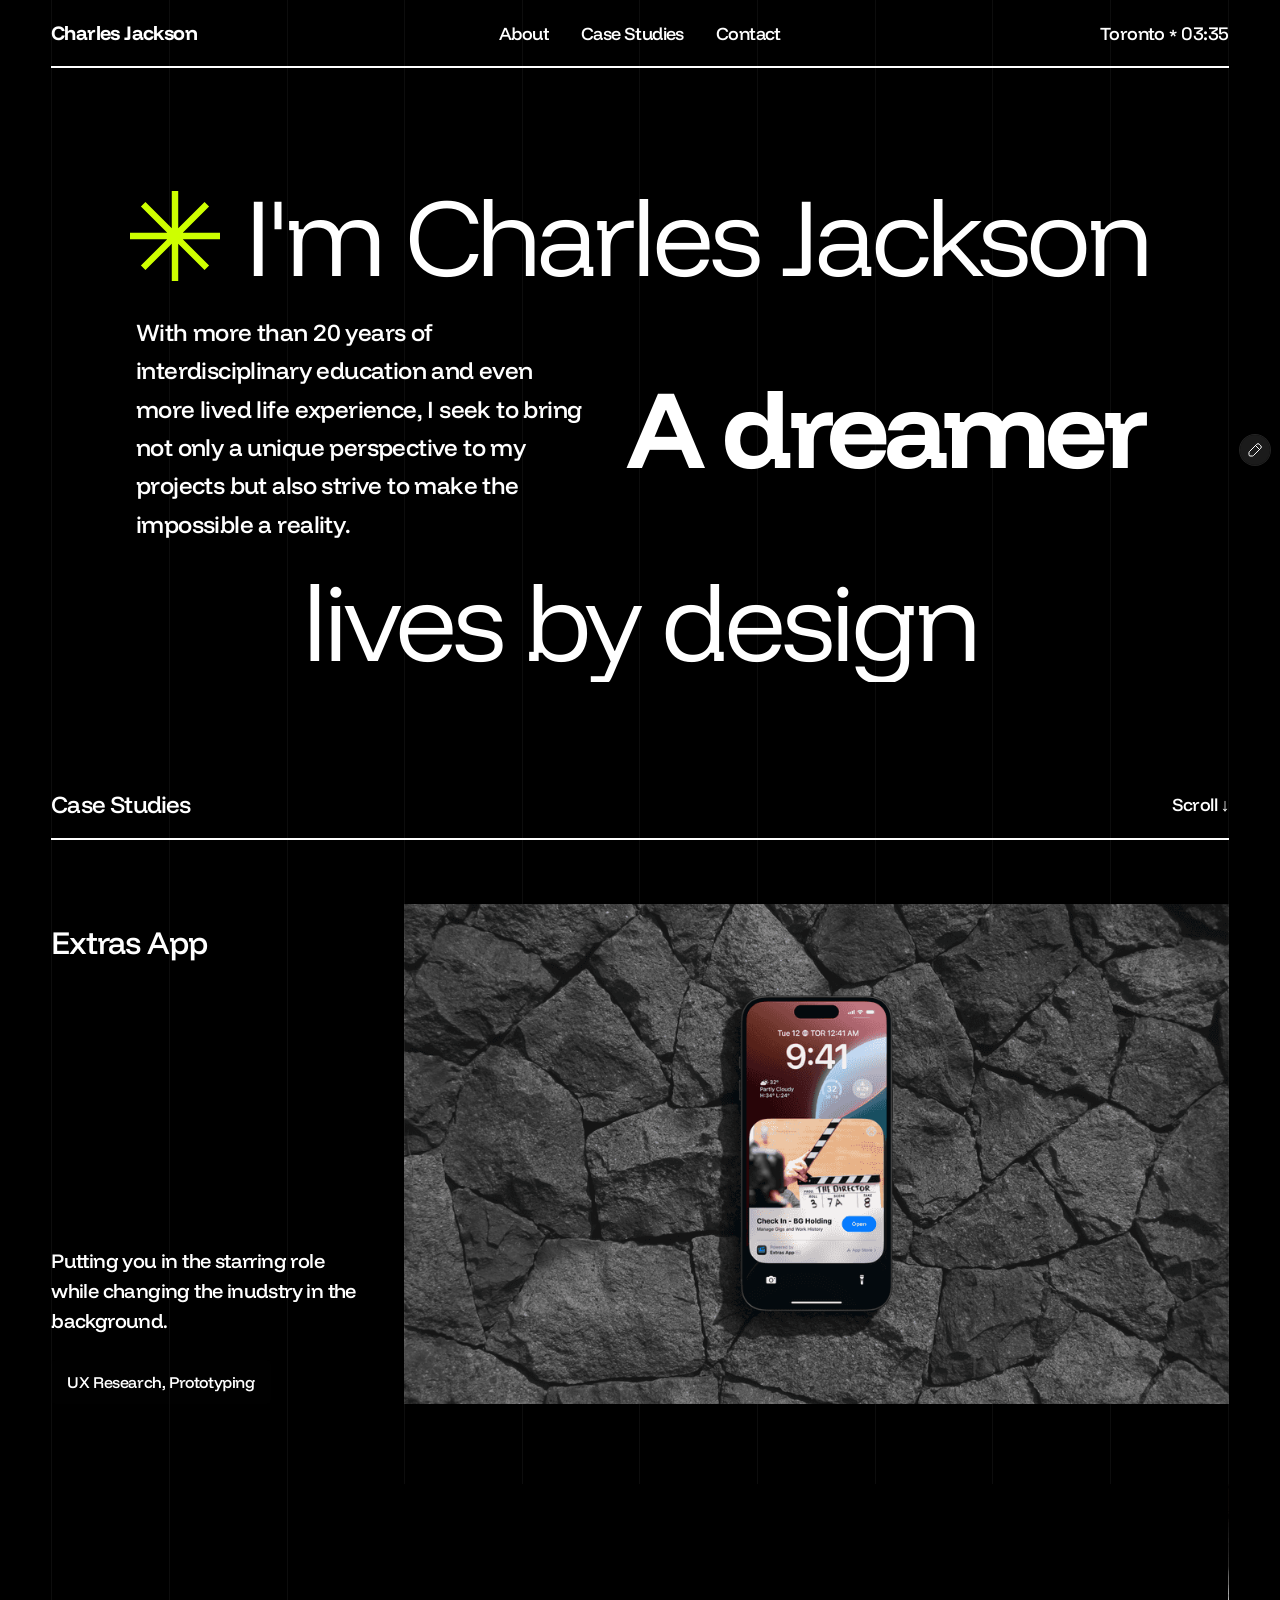
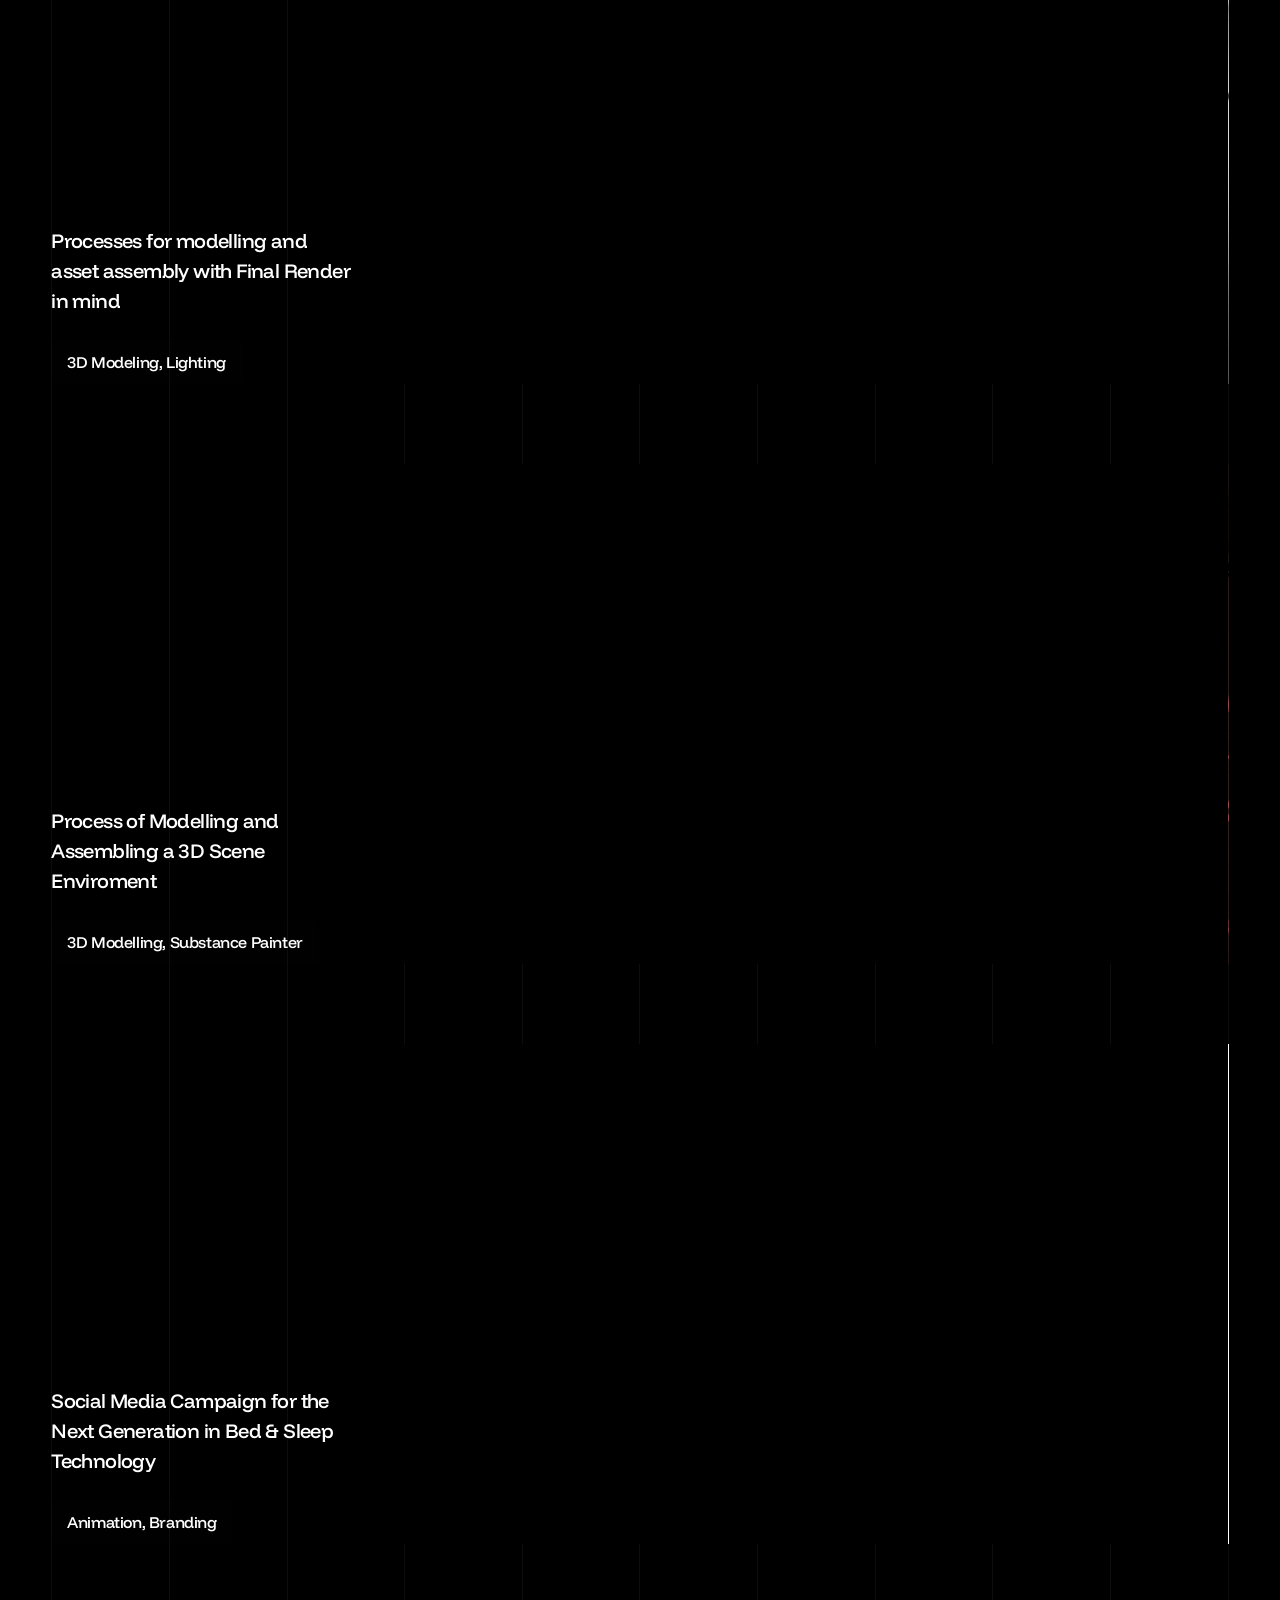
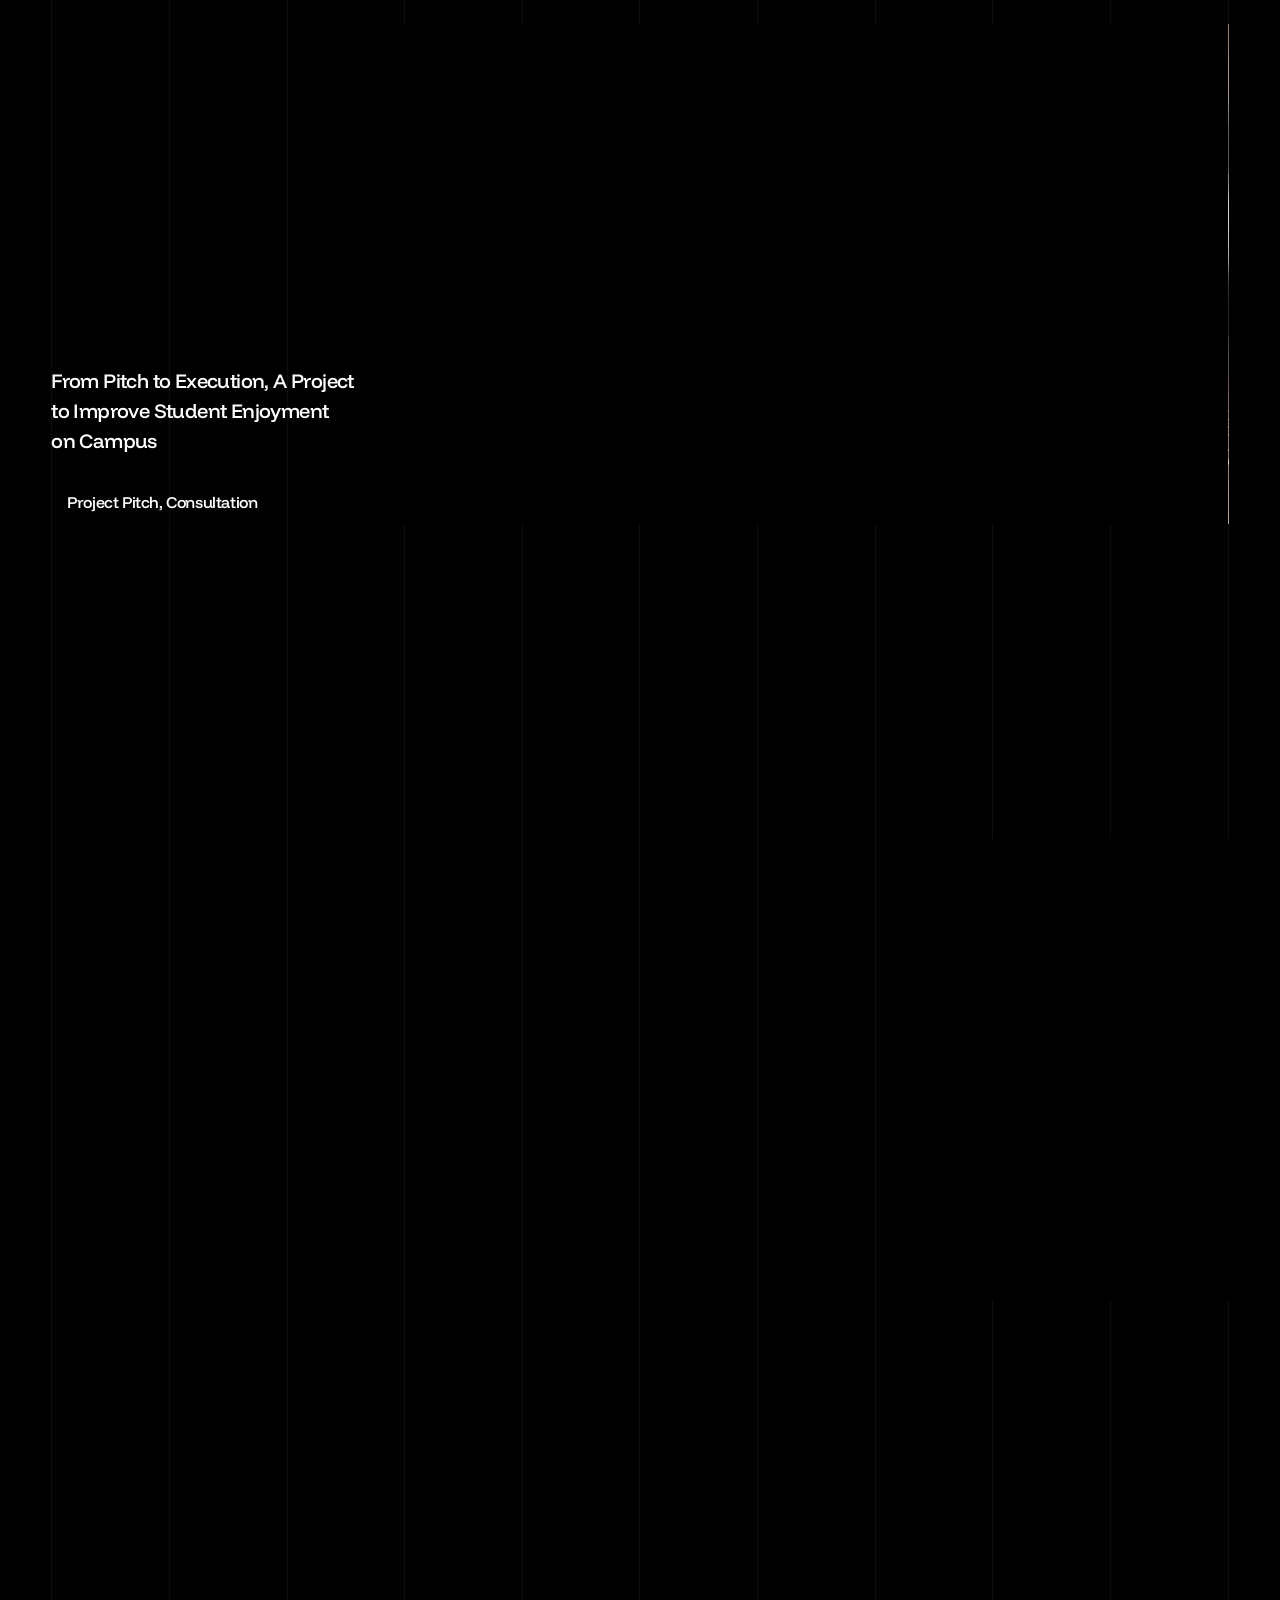
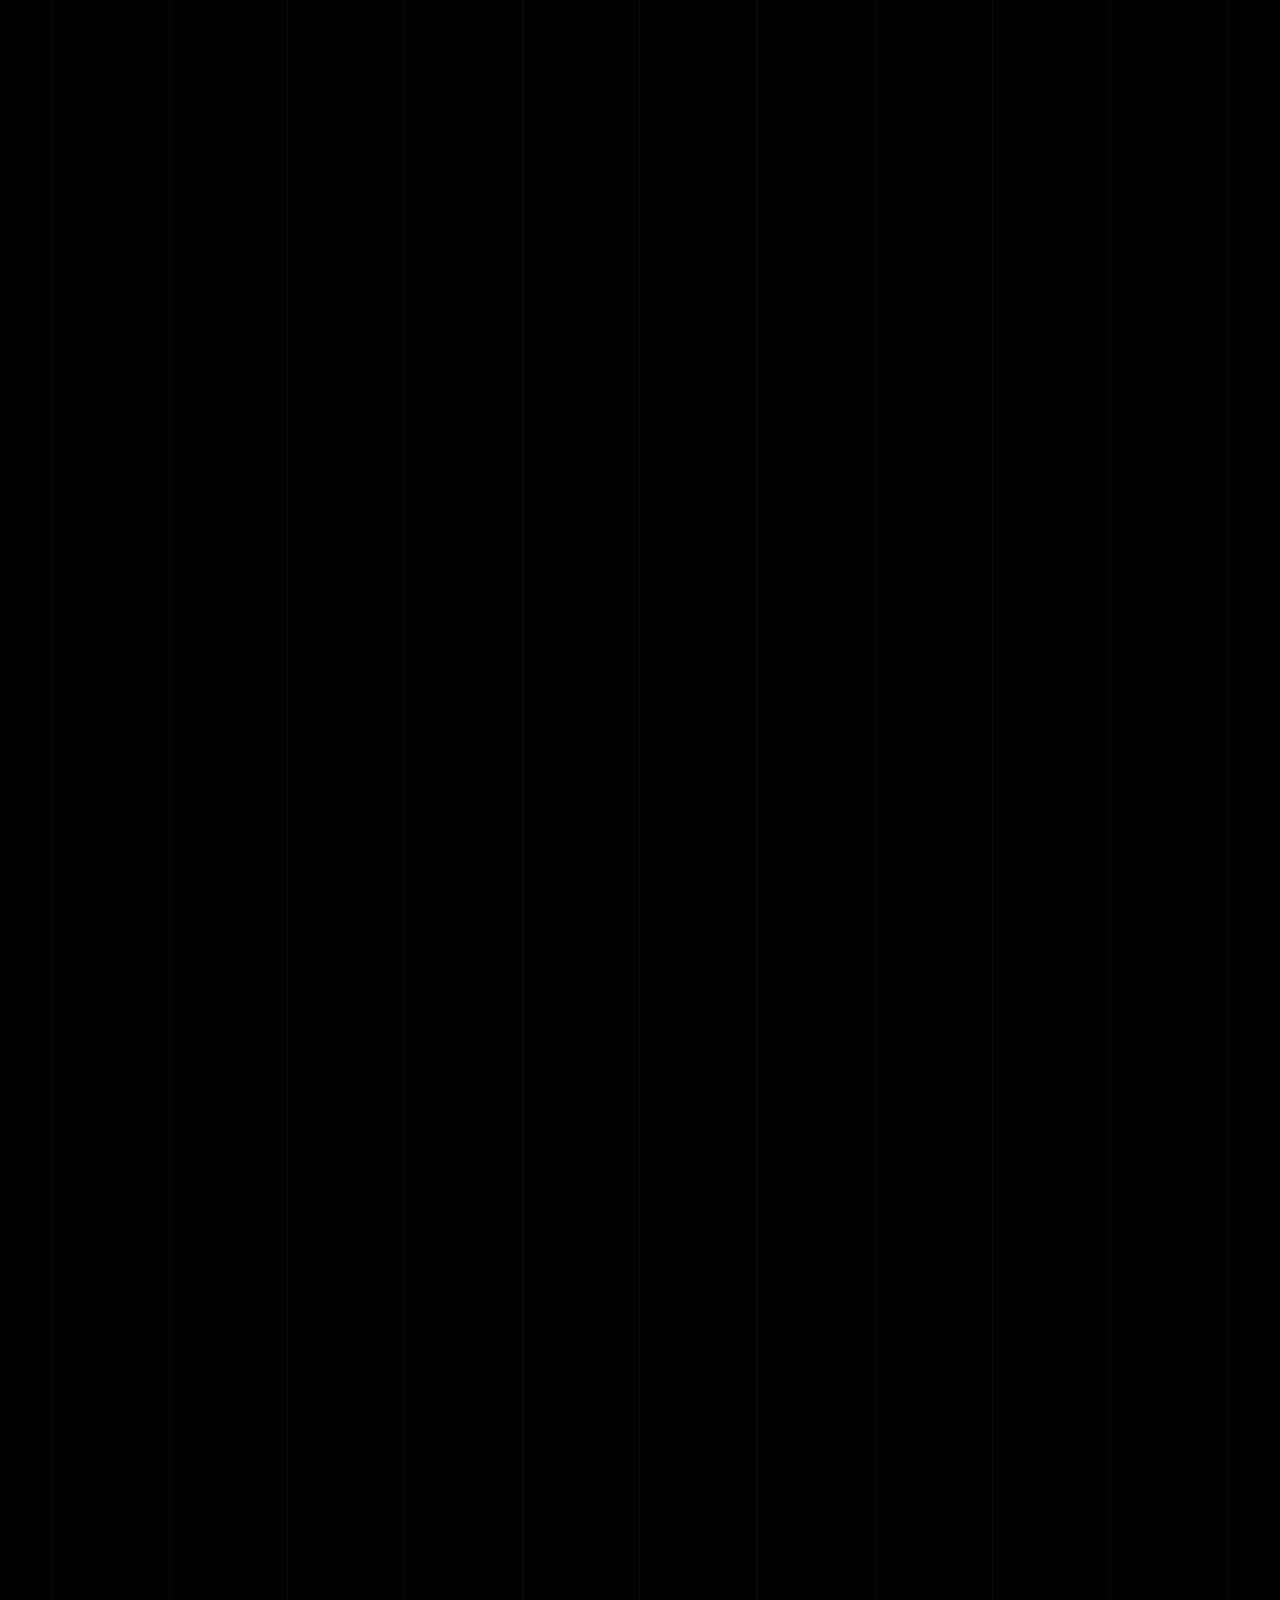
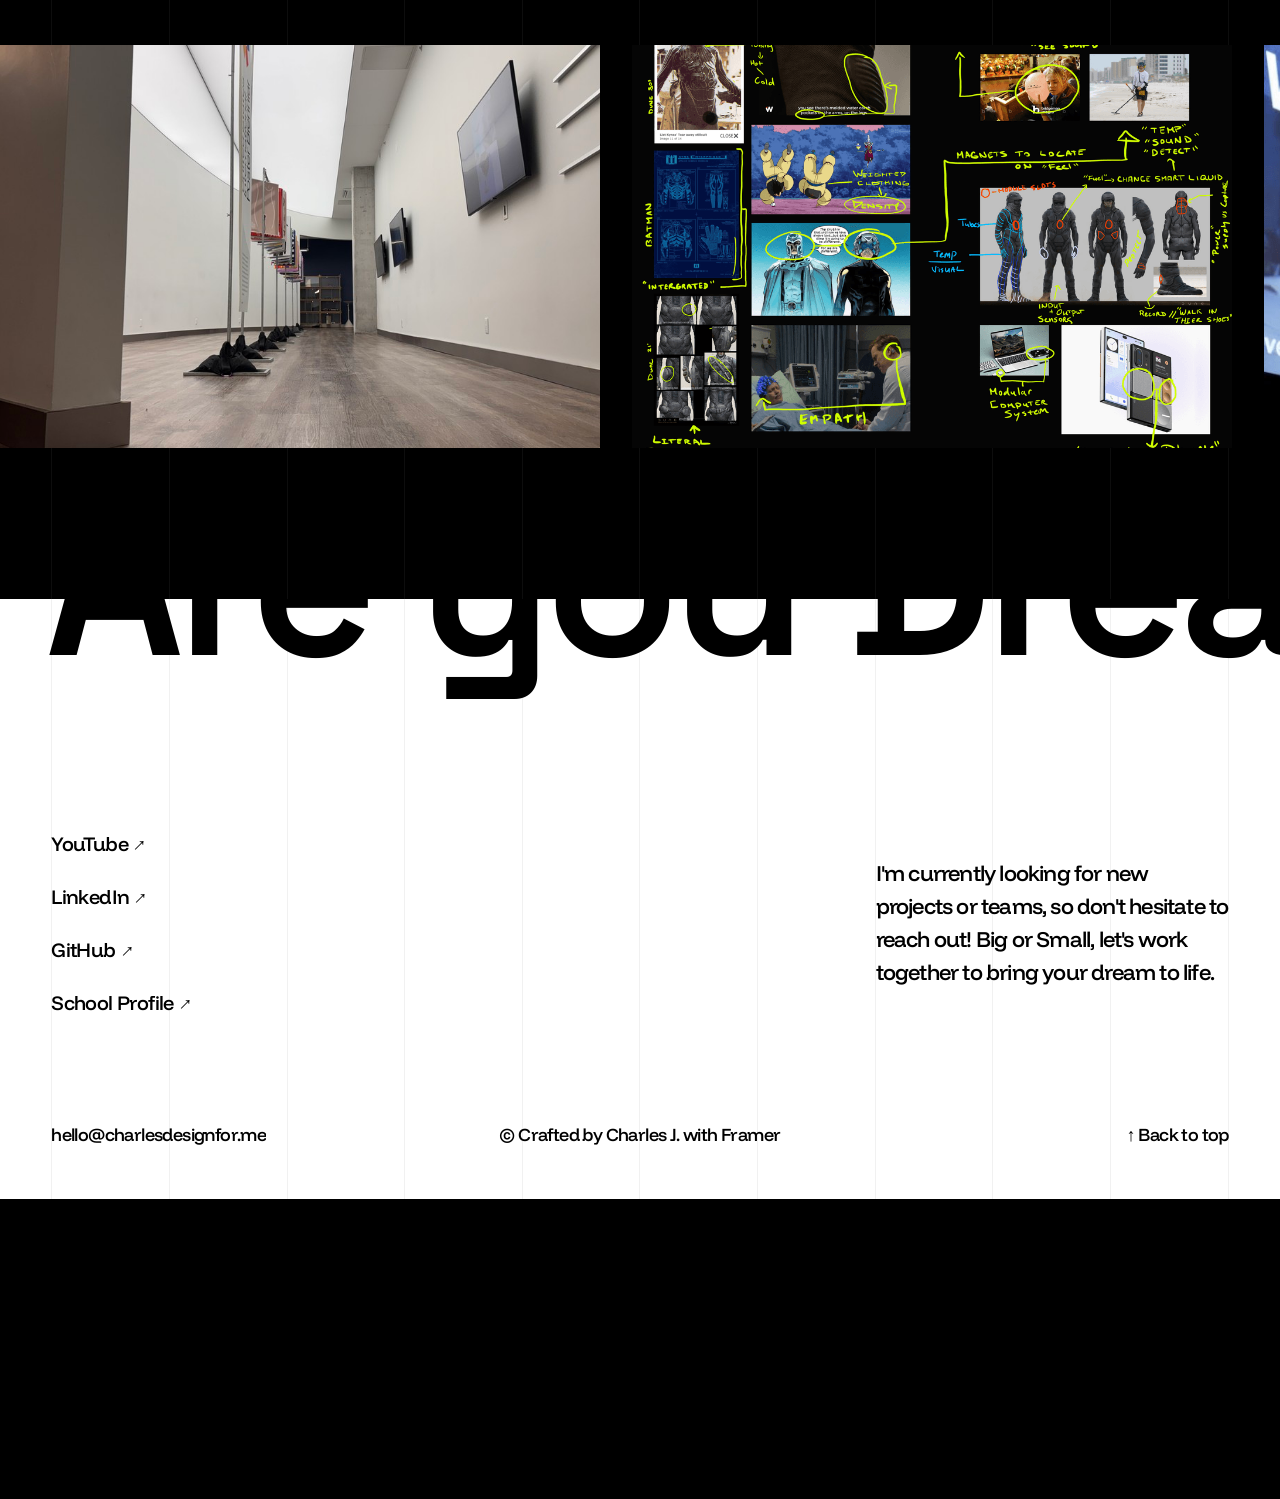
<file: index.html>
<!DOCTYPE html>
<html lang="en-CA" class="lenis"><head>
<link rel="stylesheet" href="styles.css"><script>(function(){var f=window.fetch;window.fetch=function(u,o){if(typeof u==='string'&&u.includes('.framercms')){return f('/assets/cms/'+u.split('/').pop(),o);}return f(u,o);};})();</script>
<script>
if(location.protocol==='file:'){
  document.addEventListener('DOMContentLoaded',function(){
    var d=document.createElement('div');
    d.style.cssText='position:fixed;top:0;left:0;right:0;z-index:999999;background:#1E293B;color:#F8FAFC;padding:14px 20px;font:13px/1.5 system-ui,sans-serif;text-align:center;box-shadow:0 2px 8px rgba(0,0,0,.3)';
    d.innerHTML='<strong>Local preview:</strong> Run <code style="background:#334155;padding:2px 8px;border-radius:4px;margin:0 4px">npx serve .</code> in this folder, then open <a href="http://localhost:3000" style="color:#60A5FA">localhost:3000</a>. Or deploy to Netlify/Vercel/GitHub Pages — it works instantly! <button onclick="this.parentElement.remove()" style="margin-left:12px;background:#475569;border:none;color:#F8FAFC;padding:4px 10px;border-radius:4px;cursor:pointer;font-size:12px">✕</button>';
    document.body.prepend(d);
  });
}
</script>
    <meta charset="utf-8">
    
    
    <script>try{if(localStorage.get("__framer_force_showing_editorbar_since")){const n=document.createElement("link");n.rel = "modulepreload";n.href="https://framer.com/edit/init.mjs";document.head.appendChild(n)}}catch(e){}</script>
    <!-- Start of headStart -->
    
    <!-- End of headStart -->
    <meta name="viewport" content="width=device-width">
    <meta name="generator" content="Framer 269977d">
    <title>Charles Jackson | UX Design &amp; Research | Online Portfolio</title>
    <meta name="description" content="Recent Post-Gradutate from George Brown College's Interaction Design and Interactive Media Management Programs. Explore my UX portfolio with product design, strategy, and innovation for intuitive digital experiences.">
    <meta name="framer-search-index" content="https://framerusercontent.com/sites/66pNo7AYZRfZLN7dmnXi6g/searchIndex-VqxkTYJdfBTB.json">
    <meta name="framer-search-index-fallback" content="https://framerusercontent.com/sites/66pNo7AYZRfZLN7dmnXi6g/searchIndex-OYudaJ5yyp5c.json">
    <meta name="framer-html-plugin" content="disable">
    <link href="assets/images/image-extra-1.png" rel="icon" media="(prefers-color-scheme: light)">
    <link href="assets/images/image-extra-2.png" rel="icon" media="(prefers-color-scheme: dark)">
    <link rel="apple-touch-icon" href="assets/images/image-extra-3.png">
    <!-- Open Graph / Facebook -->
    <meta property="og:type" content="website">
    <meta property="og:title" content="Charles Jackson | UX Design &amp; Research | Online Portfolio">
    <meta property="og:description" content="Recent Post-Gradutate from George Brown College's Interaction Design and Interactive Media Management Programs. Explore my UX portfolio with product design, strategy, and innovation for intuitive digital experiences.">
    <meta property="og:image" content="assets/images/image-extra-4.png">
    <!-- Twitter -->
    <meta name="twitter:card" content="summary_large_image">
    <meta name="twitter:title" content="Charles Jackson | UX Design &amp; Research | Online Portfolio">
    <meta name="twitter:description" content="Recent Post-Gradutate from George Brown College's Interaction Design and Interactive Media Management Programs. Explore my UX portfolio with product design, strategy, and innovation for intuitive digital experiences.">
    <meta name="twitter:image" content="assets/images/image-extra-4.png">
    
    <!-- Global site tag (gtag.js) - Google Analytics -->
    
    <script>
      window.dataLayer = window.dataLayer || [];
      function gtag(){window.dataLayer.push(arguments);}
      gtag('js', new Date());
      gtag('config', 'G-RF8GM7ZSY5');
    </script>
    
    
    <link href="https://fonts.gstatic.com" rel="preconnect" crossorigin="">
    <link href="https://fonts.gstatic.com" rel="preconnect" crossorigin="">
    <meta name="robots" content="max-image-preview:large"><link rel="canonical" href="https://charlesdesignfor.me/"><meta property="og:url" content="https://charlesdesignfor.me/"><script>(()=>{function w(){let o=e=>{let t=new URL(e);return`${t.origin}${t.pathname}`.replace(/\/$/u,"")},i=e=>e.split("-")[0],u=window.location.hostname;function f(){let e=new Map;return document.querySelectorAll('link[rel="alternate"]').forEach(t=>{let n=t.getAttribute("hreflang"),r=t.getAttribute("href");!n||!r||n==="x-default"||new URL(r).hostname!==u||e.set(n,r)}),e}function g(e,t){let r=document.querySelector('link[rel="alternate"][hreflang="x-default"]')?.getAttribute("href");return r?t.get(e)===r:!1}function d(){try{let e=localStorage.getItem("preferredLocale");return e?[e,...navigator.languages]:navigator.languages}catch{return navigator.languages}}function l(e){o(window.location.href)!==o(e)&&window.location.replace(e+window.location.search+window.location.hash)}if(navigator.webdriver||/bot|-google|google-|yandex|ia_archiver|crawl|spider/i.test(navigator.userAgent))return;let c=document.documentElement.getAttribute("lang");if(!c)return;let a=f();if(g(c,a))for(let e of d()){let t=a.get(e);if(t){l(t);return}let n=i(e);for(let[r,s]of a.entries())if(i(r)===n){l(s);return}}}return w})()()</script><!-- Start of headEnd -->
    
    <!-- End of headEnd -->
<script src="chrome-extension://mppblpedoemekekejafmcopafmkagkic/injected.js"></script></head>
<body>
    
    <!-- Start of bodyStart -->
    
    <!-- End of bodyStart -->
    <div id="main" data-framer-hydrate-v2="{&quot;routeId&quot;:&quot;augiA20Il&quot;,&quot;localeId&quot;:&quot;default&quot;,&quot;breakpoints&quot;:[{&quot;hash&quot;:&quot;72rtr7&quot;,&quot;mediaQuery&quot;:&quot;(min-width: 1440px)&quot;},{&quot;hash&quot;:&quot;1uhliic&quot;,&quot;mediaQuery&quot;:&quot;(min-width: 1025px) and (max-width: 1439.98px)&quot;},{&quot;hash&quot;:&quot;i6z8jl&quot;,&quot;mediaQuery&quot;:&quot;(min-width: 700px) and (max-width: 1024.98px)&quot;},{&quot;hash&quot;:&quot;8a0jop&quot;,&quot;mediaQuery&quot;:&quot;(max-width: 699.98px)&quot;}]}" data-framer-ssr-released-at="2025-10-20T15:49:52.476Z" data-framer-page-optimized-at="2025-10-21T03:22:45.709Z" data-framer-generated-page=""><!--$--><div data-framer-root="" class="framer-eYGlN framer-t8cfh framer-YyU8j framer-m1cZb framer-gv4gE framer-5yXB9 framer-eCRe7 framer-Y0So7 framer-72rtr7" data-framer-cursor="o4a4ia" style="min-height:100vh;width:auto"><div class="framer-1f2a1uy-container"><div class="framer-hFAwj framer-R4syq framer-wm1y2q framer-v-ra9w66" data-framer-name="Variant 3" style="height: 100%; width: 100%; opacity: 1;"><div class="framer-m93agd" data-framer-name="Text" data-framer-component-type="RichTextContainer" style="--extracted-r6o4lv: var(--token-b988cbfe-ec0d-40b2-b684-cfe47edca353, rgb(241, 239, 237)); --framer-link-text-color: rgb(0, 153, 255); --framer-link-text-decoration: underline; opacity: 0; transform: translate(-50%, -50%); will-change: transform;"><p class="framer-text framer-styles-preset-5kyh3f" data-styles-preset="zsNT0hM7u" style="--framer-text-color:var(--extracted-r6o4lv, var(--token-b988cbfe-ec0d-40b2-b684-cfe47edca353, rgb(241, 239, 237)))">now loading...</p></div><div class="framer-17brq2o" style="background-color: var(--token-9de46952-95e8-4761-8aa9-f667c662063c, rgb(238, 232, 204)); transform: none; transform-origin: 50% 50% 0px;"></div></div></div><!--$--><div class="ssr-variant hidden-8a0jop"><div class="framer-jfi2o7-container" style="will-change:transform;opacity:1;transform:none"><div class="ssr-variant hidden-i6z8jl hidden-72rtr7"><nav class="framer-1C3M9 framer-f3Al3 framer-5yXB9 framer-UMRVF framer-1laz78i framer-v-16d6pkn" data-framer-name="M" style="background-color: var(--token-b988cbfe-ec0d-40b2-b684-cfe47edca353, rgb(241, 239, 236)); width: 100%; opacity: 1;"><div class="framer-z45dfh-container" style="opacity:0.05"><div class="framer-gThQ0 framer-bbeex8 framer-v-bbeex8" data-framer-name="L" style="height: 100%; width: 100%; opacity: 1;"><div class="framer-1f5o18n" data-framer-name="Wrapper" style="opacity: 1;"><div class="framer-uzkfua" data-framer-name="Line" style="background-color: var(--token-9de46952-95e8-4761-8aa9-f667c662063c, rgb(21, 21, 21)); opacity: 1;"></div><div class="framer-hbi1fv" data-framer-name="Line" style="background-color: var(--token-9de46952-95e8-4761-8aa9-f667c662063c, rgb(21, 21, 21)); opacity: 1;"></div><div class="framer-15jaslt" data-framer-name="Line" style="background-color: var(--token-9de46952-95e8-4761-8aa9-f667c662063c, rgb(21, 21, 21)); opacity: 1;"></div><div class="framer-gmlmuz" data-framer-name="Line" style="background-color: var(--token-9de46952-95e8-4761-8aa9-f667c662063c, rgb(21, 21, 21)); opacity: 1;"></div><div class="framer-1qs17t7" data-framer-name="Line" style="background-color: var(--token-9de46952-95e8-4761-8aa9-f667c662063c, rgb(21, 21, 21)); opacity: 1;"></div><div class="framer-1xf9s77" data-framer-name="Line" style="background-color: var(--token-9de46952-95e8-4761-8aa9-f667c662063c, rgb(21, 21, 21)); opacity: 1;"></div><div class="framer-1uva3mb" data-framer-name="Line" style="background-color: var(--token-9de46952-95e8-4761-8aa9-f667c662063c, rgb(21, 21, 21)); opacity: 1;"></div><div class="framer-11o2dee" data-framer-name="Line" style="background-color: var(--token-9de46952-95e8-4761-8aa9-f667c662063c, rgb(21, 21, 21)); opacity: 1;"></div><div class="framer-k2ruyk" data-framer-name="Line" style="background-color: var(--token-9de46952-95e8-4761-8aa9-f667c662063c, rgb(21, 21, 21)); opacity: 1;"></div><div class="framer-1g3876p" data-framer-name="Line" style="background-color: var(--token-9de46952-95e8-4761-8aa9-f667c662063c, rgb(21, 21, 21)); opacity: 1;"></div><div class="framer-uyk5hj" data-framer-name="Line" style="background-color: var(--token-9de46952-95e8-4761-8aa9-f667c662063c, rgb(21, 21, 21)); opacity: 1;"></div></div></div></div><div class="framer-1luufln" data-framer-name="Wrapper" style="opacity: 1;"><div class="framer-1f6s21n" style="opacity: 1;"><!--$--><a class="framer-12fvxuo framer-tng7fh" data-framer-cursor="mvqn4g" data-framer-name="Name" href="./" data-framer-page-link-current="true" style="opacity: 1;"><div class="framer-1u5ecy7" data-framer-appear-id="1u5ecy7" data-framer-name="Text" data-framer-component-type="RichTextContainer" style="will-change: transform; opacity: 1; transform: none;"><p class="framer-text framer-styles-preset-1sddvu8" data-styles-preset="ygAa8w5Bo">Charles Jackson</p></div></a><!--/$--><div class="framer-1ey3ckt" data-framer-name="Links" style="opacity: 1;"><div class="framer-10lyrh0-container" data-framer-appear-id="10lyrh0" data-framer-cursor="mvqn4g" style="will-change: transform; opacity: 1; transform: none;"><!--$--><a class="framer-eJDgx framer-5yXB9 framer-isa6aq framer-v-isa6aq framer-c24kpg" data-framer-name="Link (S)" data-highlight="true" href="./#about" tabindex="0" style="opacity: 1;"><div class="framer-1olq9qs" data-framer-name="Label" data-framer-component-type="RichTextContainer" style="--extracted-r6o4lv: var(--variable-reference-WsVOtsD5e-Pn9OB8pj9); --variable-reference-WsVOtsD5e-Pn9OB8pj9: var(--token-9de46952-95e8-4761-8aa9-f667c662063c, rgb(21, 21, 21)); transform: none; opacity: 1;"><p class="framer-text framer-styles-preset-1dkhmep" data-styles-preset="p9xRym43U" style="--framer-text-color:var(--extracted-r6o4lv, var(--variable-reference-WsVOtsD5e-Pn9OB8pj9))">About</p></div><div class="framer-7olwjf" data-framer-name="Line" style="background-color: var(--token-9de46952-95e8-4761-8aa9-f667c662063c, rgb(21, 21, 21)); opacity: 1;"></div></a><!--/$--></div><div class="framer-chfo71-container" data-framer-appear-id="chfo71" data-framer-cursor="mvqn4g" style="will-change: transform; opacity: 1; transform: none;"><!--$--><a class="framer-eJDgx framer-5yXB9 framer-isa6aq framer-v-isa6aq framer-c24kpg" data-framer-name="Link (S)" data-highlight="true" href="./#work" tabindex="0" style="opacity: 1;"><div class="framer-1olq9qs" data-framer-name="Label" data-framer-component-type="RichTextContainer" style="--extracted-r6o4lv: var(--variable-reference-WsVOtsD5e-Pn9OB8pj9); --variable-reference-WsVOtsD5e-Pn9OB8pj9: var(--token-9de46952-95e8-4761-8aa9-f667c662063c, rgb(21, 21, 21)); transform: none; opacity: 1;"><p class="framer-text framer-styles-preset-1dkhmep" data-styles-preset="p9xRym43U" style="--framer-text-color:var(--extracted-r6o4lv, var(--variable-reference-WsVOtsD5e-Pn9OB8pj9))">Case Studies</p></div><div class="framer-7olwjf" data-framer-name="Line" style="background-color: var(--token-9de46952-95e8-4761-8aa9-f667c662063c, rgb(21, 21, 21)); opacity: 1;"></div></a><!--/$--></div><!--$--><div class="framer-1kuwln3-container" data-framer-appear-id="1kuwln3" data-framer-cursor="mvqn4g" style="will-change: transform; opacity: 1; transform: none;"><!--$--><a class="framer-eJDgx framer-5yXB9 framer-isa6aq framer-v-isa6aq framer-c24kpg" data-framer-name="Link (S)" data-highlight="true" href="./contact" tabindex="0" style="opacity: 1;"><div class="framer-1olq9qs" data-framer-name="Label" data-framer-component-type="RichTextContainer" style="--extracted-r6o4lv: var(--variable-reference-WsVOtsD5e-Pn9OB8pj9); --variable-reference-WsVOtsD5e-Pn9OB8pj9: var(--token-9de46952-95e8-4761-8aa9-f667c662063c, rgb(21, 21, 21)); transform: none; opacity: 1;"><p class="framer-text framer-styles-preset-1dkhmep" data-styles-preset="p9xRym43U" style="--framer-text-color:var(--extracted-r6o4lv, var(--variable-reference-WsVOtsD5e-Pn9OB8pj9))">Contact</p></div><div class="framer-7olwjf" data-framer-name="Line" style="background-color: var(--token-9de46952-95e8-4761-8aa9-f667c662063c, rgb(21, 21, 21)); opacity: 1;"></div></a><!--/$--></div><!--/$--></div><div class="framer-1y62ftj" data-framer-name="Info" style="opacity: 1;"><div class="framer-gjrvyn" data-framer-appear-id="gjrvyn" data-framer-name="Text" data-framer-component-type="RichTextContainer" style="--framer-link-text-color: rgb(0, 153, 255); --framer-link-text-decoration: underline; will-change: transform; opacity: 1; transform: none;"><p class="framer-text framer-styles-preset-1dkhmep" data-styles-preset="p9xRym43U">Toronto</p></div><div class="framer-11f5jx5" data-framer-appear-id="11f5jx5" data-framer-name="Text" data-framer-component-type="RichTextContainer" style="--framer-link-text-color: rgb(0, 153, 255); --framer-link-text-decoration: underline; will-change: transform; opacity: 1; transform: none;"><p class="framer-text framer-styles-preset-19ichoq" data-styles-preset="JYUHZEC4N">*</p></div><div class="framer-1het669-container" data-framer-appear-id="1het669" style="will-change: transform; opacity: 1; transform: none;"><!--$--><p style="margin: 0px; padding: 0px; color: var(--token-9de46952-95e8-4761-8aa9-f667c662063c, rgb(21, 21, 21)); font-family: &quot;Space Grotesk&quot;, &quot;Space Grotesk Placeholder&quot;, sans-serif; font-weight: 500; font-size: 18px; line-height: 1.5em; visibility: visible; font-style: normal; letter-spacing: -0.4px; font-variant-numeric: normal; white-space: nowrap;">03:35</p><!--/$--></div></div></div><div class="framer-yvcps5" data-framer-appear-id="yvcps5" data-framer-name="Line" style="background-color: var(--token-9de46952-95e8-4761-8aa9-f667c662063c, rgb(21, 21, 21)); will-change: transform; opacity: 1; transform: none;"></div></div></nav></div></div></div><!--/$--><header class="framer-1wm0abd" data-framer-name="Header" id="hero"><div class="ssr-variant hidden-8a0jop"><div class="framer-10p9kjv-container"><div class="ssr-variant hidden-i6z8jl"><div class="framer-gThQ0 framer-bbeex8 framer-v-bbeex8" data-framer-name="L" style="height: 100%; width: 100%; opacity: 1;"><div class="framer-1f5o18n" data-framer-name="Wrapper" style="opacity: 1;"><div class="framer-uzkfua" data-framer-name="Line" style="background-color: var(--token-9de46952-95e8-4761-8aa9-f667c662063c, rgb(21, 21, 21)); opacity: 1;"></div><div class="framer-hbi1fv" data-framer-name="Line" style="background-color: var(--token-9de46952-95e8-4761-8aa9-f667c662063c, rgb(21, 21, 21)); opacity: 1;"></div><div class="framer-15jaslt" data-framer-name="Line" style="background-color: var(--token-9de46952-95e8-4761-8aa9-f667c662063c, rgb(21, 21, 21)); opacity: 1;"></div><div class="framer-gmlmuz" data-framer-name="Line" style="background-color: var(--token-9de46952-95e8-4761-8aa9-f667c662063c, rgb(21, 21, 21)); opacity: 1;"></div><div class="framer-1qs17t7" data-framer-name="Line" style="background-color: var(--token-9de46952-95e8-4761-8aa9-f667c662063c, rgb(21, 21, 21)); opacity: 1;"></div><div class="framer-1xf9s77" data-framer-name="Line" style="background-color: var(--token-9de46952-95e8-4761-8aa9-f667c662063c, rgb(21, 21, 21)); opacity: 1;"></div><div class="framer-1uva3mb" data-framer-name="Line" style="background-color: var(--token-9de46952-95e8-4761-8aa9-f667c662063c, rgb(21, 21, 21)); opacity: 1;"></div><div class="framer-11o2dee" data-framer-name="Line" style="background-color: var(--token-9de46952-95e8-4761-8aa9-f667c662063c, rgb(21, 21, 21)); opacity: 1;"></div><div class="framer-k2ruyk" data-framer-name="Line" style="background-color: var(--token-9de46952-95e8-4761-8aa9-f667c662063c, rgb(21, 21, 21)); opacity: 1;"></div><div class="framer-1g3876p" data-framer-name="Line" style="background-color: var(--token-9de46952-95e8-4761-8aa9-f667c662063c, rgb(21, 21, 21)); opacity: 1;"></div><div class="framer-uyk5hj" data-framer-name="Line" style="background-color: var(--token-9de46952-95e8-4761-8aa9-f667c662063c, rgb(21, 21, 21)); opacity: 1;"></div></div></div></div></div></div><div class="framer-8636b0" data-framer-name="Wrapper"><div class="framer-1f9lltc" data-framer-name="Text"><div class="framer-1lmsidi" data-framer-name="Content"><div class="ssr-variant hidden-8a0jop"><div class="framer-zhoohl" data-framer-appear-id="zhoohl" data-framer-name="Line" style="will-change: transform; opacity: 1; transform: perspective(1200px);"><div class="framer-zsome1"><div class="framer-thqbp9" data-framer-name="Star"><div class="ssr-variant hidden-i6z8jl hidden-72rtr7"><div data-framer-component-type="SVG" data-framer-name="graphic" parentsize="0" _constraints="[object Object]" rotation="0" shadows="" class="framer-4nuv8y" aria-hidden="true" style="image-rendering:pixelated;flex-shrink:0"><div class="svgContainer" style="width:100%;height:100%;aspect-ratio:inherit"><svg style="width:100%;height:100%;"><use href="#svg10213287200"></use></svg></div></div></div></div><div class="framer-1awxa1n" data-framer-name="Title" data-framer-component-type="RichTextContainer" style="transform:none"><h1 class="framer-text framer-styles-preset-9ntaz8" data-styles-preset="yXLV8fmHX">I'm Charles Jackson</h1></div></div></div></div><div class="framer-ujwi7l" data-framer-name="Line"><div class="ssr-variant hidden-8a0jop"><div class="framer-1ecdioj" data-framer-name="Text" data-framer-component-type="RichTextContainer" style="transform:none"><p class="framer-text framer-styles-preset-sfc9sw" data-styles-preset="lnBkNhncs"><span style="white-space:nowrap"><span style="display: inline-block; opacity: 1; transform: none; will-change: transform;">W</span><span style="display: inline-block; opacity: 1; transform: none; will-change: transform;">i</span><span style="display: inline-block; opacity: 1; transform: none; will-change: transform;">t</span><span style="display: inline-block; opacity: 1; transform: none; will-change: transform;">h</span></span> <span style="white-space:nowrap"><span style="display: inline-block; opacity: 1; transform: none; will-change: transform;">m</span><span style="display: inline-block; opacity: 1; transform: none; will-change: transform;">o</span><span style="display: inline-block; opacity: 1; transform: none; will-change: transform;">r</span><span style="display: inline-block; opacity: 1; transform: none; will-change: transform;">e</span></span> <span style="white-space:nowrap"><span style="display: inline-block; opacity: 1; transform: none; will-change: transform;">t</span><span style="display: inline-block; opacity: 1; transform: none; will-change: transform;">h</span><span style="display: inline-block; opacity: 1; transform: none; will-change: transform;">a</span><span style="display: inline-block; opacity: 1; transform: none; will-change: transform;">n</span></span> <span style="white-space:nowrap"><span style="display: inline-block; opacity: 1; transform: none; will-change: transform;">2</span><span style="display: inline-block; opacity: 1; transform: none; will-change: transform;">0</span></span> <span style="white-space:nowrap"><span style="display: inline-block; opacity: 1; transform: none; will-change: transform;">y</span><span style="display: inline-block; opacity: 1; transform: none; will-change: transform;">e</span><span style="display: inline-block; opacity: 1; transform: none; will-change: transform;">a</span><span style="display: inline-block; opacity: 1; transform: none; will-change: transform;">r</span><span style="display: inline-block; opacity: 1; transform: none; will-change: transform;">s</span></span> <span style="white-space:nowrap"><span style="display: inline-block; opacity: 1; transform: none; will-change: transform;">o</span><span style="display: inline-block; opacity: 1; transform: none; will-change: transform;">f</span></span> <span style="white-space:nowrap"></span></p><p class="framer-text framer-styles-preset-sfc9sw" data-styles-preset="lnBkNhncs"><span style="white-space:unset"><span style="display: inline-block; opacity: 1; transform: none; will-change: transform;">i</span><span style="display: inline-block; opacity: 1; transform: none; will-change: transform;">n</span><span style="display: inline-block; opacity: 1; transform: none; will-change: transform;">t</span><span style="display: inline-block; opacity: 1; transform: none; will-change: transform;">e</span><span style="display: inline-block; opacity: 1; transform: none; will-change: transform;">r</span><span style="display: inline-block; opacity: 1; transform: none; will-change: transform;">d</span><span style="display: inline-block; opacity: 1; transform: none; will-change: transform;">i</span><span style="display: inline-block; opacity: 1; transform: none; will-change: transform;">s</span><span style="display: inline-block; opacity: 1; transform: none; will-change: transform;">c</span><span style="display: inline-block; opacity: 1; transform: none; will-change: transform;">i</span><span style="display: inline-block; opacity: 1; transform: none; will-change: transform;">p</span><span style="display: inline-block; opacity: 1; transform: none; will-change: transform;">l</span><span style="display: inline-block; opacity: 1; transform: none; will-change: transform;">i</span><span style="display: inline-block; opacity: 1; transform: none; will-change: transform;">n</span><span style="display: inline-block; opacity: 1; transform: none; will-change: transform;">a</span><span style="display: inline-block; opacity: 1; transform: none; will-change: transform;">r</span><span style="display: inline-block; opacity: 1; transform: none; will-change: transform;">y</span></span> <span style="white-space:nowrap"><span style="display: inline-block; opacity: 1; transform: none; will-change: transform;">e</span><span style="display: inline-block; opacity: 1; transform: none; will-change: transform;">d</span><span style="display: inline-block; opacity: 1; transform: none; will-change: transform;">u</span><span style="display: inline-block; opacity: 1; transform: none; will-change: transform;">c</span><span style="display: inline-block; opacity: 1; transform: none; will-change: transform;">a</span><span style="display: inline-block; opacity: 1; transform: none; will-change: transform;">t</span><span style="display: inline-block; opacity: 1; transform: none; will-change: transform;">i</span><span style="display: inline-block; opacity: 1; transform: none; will-change: transform;">o</span><span style="display: inline-block; opacity: 1; transform: none; will-change: transform;">n</span></span> <span style="white-space:nowrap"><span style="display: inline-block; opacity: 1; transform: none; will-change: transform;">a</span><span style="display: inline-block; opacity: 1; transform: none; will-change: transform;">n</span><span style="display: inline-block; opacity: 1; transform: none; will-change: transform;">d</span></span> <span style="white-space:nowrap"><span style="display: inline-block; opacity: 1; transform: none; will-change: transform;">e</span><span style="display: inline-block; opacity: 1; transform: none; will-change: transform;">v</span><span style="display: inline-block; opacity: 1; transform: none; will-change: transform;">e</span><span style="display: inline-block; opacity: 1; transform: none; will-change: transform;">n</span></span> <span style="white-space:nowrap"><span style="display: inline-block; opacity: 1; transform: none; will-change: transform;">m</span><span style="display: inline-block; opacity: 1; transform: none; will-change: transform;">o</span><span style="display: inline-block; opacity: 1; transform: none; will-change: transform;">r</span><span style="display: inline-block; opacity: 1; transform: none; will-change: transform;">e</span></span> <span style="white-space:nowrap"><span style="display: inline-block; opacity: 1; transform: none; will-change: transform;">l</span><span style="display: inline-block; opacity: 1; transform: none; will-change: transform;">i</span><span style="display: inline-block; opacity: 1; transform: none; will-change: transform;">v</span><span style="display: inline-block; opacity: 1; transform: none; will-change: transform;">e</span><span style="display: inline-block; opacity: 1; transform: none; will-change: transform;">d</span></span> <span style="white-space:nowrap"><span style="display: inline-block; opacity: 1; transform: none; will-change: transform;">l</span><span style="display: inline-block; opacity: 1; transform: none; will-change: transform;">i</span><span style="display: inline-block; opacity: 1; transform: none; will-change: transform;">f</span><span style="display: inline-block; opacity: 1; transform: none; will-change: transform;">e</span></span> <span style="white-space:nowrap"><span style="display: inline-block; opacity: 1; transform: none; will-change: transform;">e</span><span style="display: inline-block; opacity: 1; transform: none; will-change: transform;">x</span><span style="display: inline-block; opacity: 1; transform: none; will-change: transform;">p</span><span style="display: inline-block; opacity: 1; transform: none; will-change: transform;">e</span><span style="display: inline-block; opacity: 1; transform: none; will-change: transform;">r</span><span style="display: inline-block; opacity: 1; transform: none; will-change: transform;">i</span><span style="display: inline-block; opacity: 1; transform: none; will-change: transform;">e</span><span style="display: inline-block; opacity: 1; transform: none; will-change: transform;">n</span><span style="display: inline-block; opacity: 1; transform: none; will-change: transform;">c</span><span style="display: inline-block; opacity: 1; transform: none; will-change: transform;">e</span><span style="display: inline-block; opacity: 1; transform: none; will-change: transform;">,</span></span> <span style="white-space:nowrap"><span style="display: inline-block; opacity: 1; transform: none; will-change: transform;">I</span></span> <span style="white-space:nowrap"><span style="display: inline-block; opacity: 1; transform: none; will-change: transform;">s</span><span style="display: inline-block; opacity: 1; transform: none; will-change: transform;">e</span><span style="display: inline-block; opacity: 1; transform: none; will-change: transform;">e</span><span style="display: inline-block; opacity: 1; transform: none; will-change: transform;">k</span></span> <span style="white-space:nowrap"><span style="display: inline-block; opacity: 1; transform: none; will-change: transform;">t</span><span style="display: inline-block; opacity: 1; transform: none; will-change: transform;">o</span></span> <span style="white-space:nowrap"><span style="display: inline-block; opacity: 1; transform: none; will-change: transform;">b</span><span style="display: inline-block; opacity: 1; transform: none; will-change: transform;">r</span><span style="display: inline-block; opacity: 1; transform: none; will-change: transform;">i</span><span style="display: inline-block; opacity: 1; transform: none; will-change: transform;">n</span><span style="display: inline-block; opacity: 1; transform: none; will-change: transform;">g</span></span> <span style="white-space:nowrap"><span style="display: inline-block; opacity: 1; transform: none; will-change: transform;">n</span><span style="display: inline-block; opacity: 1; transform: none; will-change: transform;">o</span><span style="display: inline-block; opacity: 1; transform: none; will-change: transform;">t</span></span> <span style="white-space:nowrap"><span style="display: inline-block; opacity: 1; transform: none; will-change: transform;">o</span><span style="display: inline-block; opacity: 1; transform: none; will-change: transform;">n</span><span style="display: inline-block; opacity: 1; transform: none; will-change: transform;">l</span><span style="display: inline-block; opacity: 1; transform: none; will-change: transform;">y</span></span> <span style="white-space:nowrap"><span style="display: inline-block; opacity: 1; transform: none; will-change: transform;">a</span></span> <span style="white-space:nowrap"><span style="display: inline-block; opacity: 1; transform: none; will-change: transform;">u</span><span style="display: inline-block; opacity: 1; transform: none; will-change: transform;">n</span><span style="display: inline-block; opacity: 1; transform: none; will-change: transform;">i</span><span style="display: inline-block; opacity: 1; transform: none; will-change: transform;">q</span><span style="display: inline-block; opacity: 1; transform: none; will-change: transform;">u</span><span style="display: inline-block; opacity: 1; transform: none; will-change: transform;">e</span></span> <span style="white-space:nowrap"><span style="display: inline-block; opacity: 1; transform: none; will-change: transform;">p</span><span style="display: inline-block; opacity: 1; transform: none; will-change: transform;">e</span><span style="display: inline-block; opacity: 1; transform: none; will-change: transform;">r</span><span style="display: inline-block; opacity: 1; transform: none; will-change: transform;">s</span><span style="display: inline-block; opacity: 1; transform: none; will-change: transform;">p</span><span style="display: inline-block; opacity: 1; transform: none; will-change: transform;">e</span><span style="display: inline-block; opacity: 1; transform: none; will-change: transform;">c</span><span style="display: inline-block; opacity: 1; transform: none; will-change: transform;">t</span><span style="display: inline-block; opacity: 1; transform: none; will-change: transform;">i</span><span style="display: inline-block; opacity: 1; transform: none; will-change: transform;">v</span><span style="display: inline-block; opacity: 1; transform: none; will-change: transform;">e</span></span> <span style="white-space:nowrap"><span style="display: inline-block; opacity: 1; transform: none; will-change: transform;">t</span><span style="display: inline-block; opacity: 1; transform: none; will-change: transform;">o</span></span> <span style="white-space:nowrap"><span style="display: inline-block; opacity: 1; transform: none; will-change: transform;">m</span><span style="display: inline-block; opacity: 1; transform: none; will-change: transform;">y</span></span> <span style="white-space:nowrap"><span style="display: inline-block; opacity: 1; transform: none; will-change: transform;">p</span><span style="display: inline-block; opacity: 1; transform: none; will-change: transform;">r</span><span style="display: inline-block; opacity: 1; transform: none; will-change: transform;">o</span><span style="display: inline-block; opacity: 1; transform: none; will-change: transform;">j</span><span style="display: inline-block; opacity: 1; transform: none; will-change: transform;">e</span><span style="display: inline-block; opacity: 1; transform: none; will-change: transform;">c</span><span style="display: inline-block; opacity: 1; transform: none; will-change: transform;">t</span><span style="display: inline-block; opacity: 1; transform: none; will-change: transform;">s</span></span> <span style="white-space:nowrap"><span style="display: inline-block; opacity: 1; transform: none; will-change: transform;">b</span><span style="display: inline-block; opacity: 1; transform: none; will-change: transform;">u</span><span style="display: inline-block; opacity: 1; transform: none; will-change: transform;">t</span></span> <span style="white-space:nowrap"><span style="display: inline-block; opacity: 1; transform: none; will-change: transform;">a</span><span style="display: inline-block; opacity: 1; transform: none; will-change: transform;">l</span><span style="display: inline-block; opacity: 1; transform: none; will-change: transform;">s</span><span style="display: inline-block; opacity: 1; transform: none; will-change: transform;">o</span></span> <span style="white-space:nowrap"><span style="display: inline-block; opacity: 1; transform: none; will-change: transform;">s</span><span style="display: inline-block; opacity: 1; transform: none; will-change: transform;">t</span><span style="display: inline-block; opacity: 1; transform: none; will-change: transform;">r</span><span style="display: inline-block; opacity: 1; transform: none; will-change: transform;">i</span><span style="display: inline-block; opacity: 1; transform: none; will-change: transform;">v</span><span style="display: inline-block; opacity: 1; transform: none; will-change: transform;">e</span></span> <span style="white-space:nowrap"><span style="display: inline-block; opacity: 1; transform: none; will-change: transform;">t</span><span style="display: inline-block; opacity: 1; transform: none; will-change: transform;">o</span></span> <span style="white-space:nowrap"><span style="display: inline-block; opacity: 1; transform: none; will-change: transform;">m</span><span style="display: inline-block; opacity: 1; transform: none; will-change: transform;">a</span><span style="display: inline-block; opacity: 1; transform: none; will-change: transform;">k</span><span style="display: inline-block; opacity: 1; transform: none; will-change: transform;">e</span></span> <span style="white-space:nowrap"><span style="display: inline-block; opacity: 1; transform: none; will-change: transform;">t</span><span style="display: inline-block; opacity: 1; transform: none; will-change: transform;">h</span><span style="display: inline-block; opacity: 1; transform: none; will-change: transform;">e</span></span> <span style="white-space:nowrap"><span style="display: inline-block; opacity: 1; transform: none; will-change: transform;">i</span><span style="display: inline-block; opacity: 1; transform: none; will-change: transform;">m</span><span style="display: inline-block; opacity: 1; transform: none; will-change: transform;">p</span><span style="display: inline-block; opacity: 1; transform: none; will-change: transform;">o</span><span style="display: inline-block; opacity: 1; transform: none; will-change: transform;">s</span><span style="display: inline-block; opacity: 1; transform: none; will-change: transform;">s</span><span style="display: inline-block; opacity: 1; transform: none; will-change: transform;">i</span><span style="display: inline-block; opacity: 1; transform: none; will-change: transform;">b</span><span style="display: inline-block; opacity: 1; transform: none; will-change: transform;">l</span><span style="display: inline-block; opacity: 1; transform: none; will-change: transform;">e</span></span> <span style="white-space:nowrap"><span style="display: inline-block; opacity: 1; transform: none; will-change: transform;">a</span></span> <span style="white-space:nowrap"><span style="display: inline-block; opacity: 1; transform: none; will-change: transform;">r</span><span style="display: inline-block; opacity: 1; transform: none; will-change: transform;">e</span><span style="display: inline-block; opacity: 1; transform: none; will-change: transform;">a</span><span style="display: inline-block; opacity: 1; transform: none; will-change: transform;">l</span><span style="display: inline-block; opacity: 1; transform: none; will-change: transform;">i</span><span style="display: inline-block; opacity: 1; transform: none; will-change: transform;">t</span><span style="display: inline-block; opacity: 1; transform: none; will-change: transform;">y</span><span style="display: inline-block; opacity: 1; transform: none; will-change: transform;">.</span></span></p></div></div><div class="ssr-variant hidden-8a0jop"><div class="framer-4u17fo" data-framer-appear-id="4u17fo" data-framer-name="Text" style="opacity: 1; transform: none; will-change: transform;"><div class="framer-g5q09m" data-framer-name="Title" data-framer-component-type="RichTextContainer" style="transform:none"><h1 class="framer-text framer-styles-preset-p4del" data-styles-preset="hMLTsqxkR">A dreamer</h1></div></div></div></div><div class="ssr-variant hidden-8a0jop"><div class="framer-u5pfsa" data-framer-appear-id="u5pfsa" data-framer-name="Line" style="will-change: transform; opacity: 1; transform: perspective(1200px);"><div class="framer-8cxuv7" data-framer-name="Title" data-framer-component-type="RichTextContainer" style="transform:none"><h1 class="framer-text framer-styles-preset-9ntaz8" data-styles-preset="yXLV8fmHX" style="--framer-text-alignment:center">lives by design</h1></div></div></div></div></div></div></header><section class="framer-16s4u15" data-framer-name="Work" id="work"><div class="ssr-variant hidden-i6z8jl hidden-8a0jop"><div class="framer-1daq9al-container"><div class="framer-gThQ0 framer-bbeex8 framer-v-bbeex8" data-framer-name="L" style="height: 100%; width: 100%; opacity: 1;"><div class="framer-1f5o18n" data-framer-name="Wrapper" style="opacity: 1;"><div class="framer-uzkfua" data-framer-name="Line" style="background-color: var(--token-9de46952-95e8-4761-8aa9-f667c662063c, rgb(21, 21, 21)); opacity: 1;"></div><div class="framer-hbi1fv" data-framer-name="Line" style="background-color: var(--token-9de46952-95e8-4761-8aa9-f667c662063c, rgb(21, 21, 21)); opacity: 1;"></div><div class="framer-15jaslt" data-framer-name="Line" style="background-color: var(--token-9de46952-95e8-4761-8aa9-f667c662063c, rgb(21, 21, 21)); opacity: 1;"></div><div class="framer-gmlmuz" data-framer-name="Line" style="background-color: var(--token-9de46952-95e8-4761-8aa9-f667c662063c, rgb(21, 21, 21)); opacity: 1;"></div><div class="framer-1qs17t7" data-framer-name="Line" style="background-color: var(--token-9de46952-95e8-4761-8aa9-f667c662063c, rgb(21, 21, 21)); opacity: 1;"></div><div class="framer-1xf9s77" data-framer-name="Line" style="background-color: var(--token-9de46952-95e8-4761-8aa9-f667c662063c, rgb(21, 21, 21)); opacity: 1;"></div><div class="framer-1uva3mb" data-framer-name="Line" style="background-color: var(--token-9de46952-95e8-4761-8aa9-f667c662063c, rgb(21, 21, 21)); opacity: 1;"></div><div class="framer-11o2dee" data-framer-name="Line" style="background-color: var(--token-9de46952-95e8-4761-8aa9-f667c662063c, rgb(21, 21, 21)); opacity: 1;"></div><div class="framer-k2ruyk" data-framer-name="Line" style="background-color: var(--token-9de46952-95e8-4761-8aa9-f667c662063c, rgb(21, 21, 21)); opacity: 1;"></div><div class="framer-1g3876p" data-framer-name="Line" style="background-color: var(--token-9de46952-95e8-4761-8aa9-f667c662063c, rgb(21, 21, 21)); opacity: 1;"></div><div class="framer-uyk5hj" data-framer-name="Line" style="background-color: var(--token-9de46952-95e8-4761-8aa9-f667c662063c, rgb(21, 21, 21)); opacity: 1;"></div></div></div></div></div><div class="framer-1e77v3i" data-framer-name="Wrapper"><div class="framer-ecmdz6" data-framer-name="Title"><div class="framer-177y3p8" data-framer-name="Text"><div class="framer-1a59xm4" data-framer-name="Title" data-framer-component-type="RichTextContainer" style="transform:none"><h2 class="framer-text framer-styles-preset-1w2c4tm" data-styles-preset="VAtxt7p48">Case Studies</h2></div><div class="framer-hswpmn" data-framer-name="Title" data-framer-component-type="RichTextContainer" style="transform:none"><p class="framer-text framer-styles-preset-1dkhmep" data-styles-preset="p9xRym43U">Scroll ↓</p></div></div><div class="framer-697ivc" data-framer-name="Line"></div></div><div class="framer-1s6jgqy"><!--$--><!--$--><div class="ssr-variant hidden-i6z8jl hidden-8a0jop"><div class="framer-10o7otk-container" id="extras-work-item"><div class="ssr-variant hidden-72rtr7"><!--$--><a class="framer-EJ3p9 framer-Z4dBb framer-6LSnZ framer-UMRVF framer-1d8e5vc framer-v-sufuqw framer-d46j17" data-framer-name="M" href="./extras" style="width: 100%; opacity: 1;"><div class="framer-183bxmb" data-framer-name="Details" style="opacity:1;transform:none"><div class="framer-1rp5ixi" data-framer-name="Title" data-framer-component-type="RichTextContainer" style="will-change: transform; opacity: 1; transform: none;"><h3 class="framer-text framer-styles-preset-sfkic" data-styles-preset="FyCrmqgVV">Extras App</h3></div><div class="framer-1q6uawy" style="opacity: 1;"><div class="framer-1ycga17" data-framer-name="Description" data-framer-component-type="RichTextContainer" style="transform: none; opacity: 1;"><p class="framer-text framer-styles-preset-1ojhyqw" data-styles-preset="Y_wgLR1zP">Putting you in the starring role while changing the inudstry in the background.</p></div><div class="framer-wou9g3" data-framer-name="Tag" style="background-color: rgba(21, 21, 21, 0.08); border-radius: 4px; opacity: 1;"><div class="framer-86lmna" data-framer-name="Label" data-framer-component-type="RichTextContainer" style="transform: none; opacity: 1;"><p class="framer-text framer-styles-preset-19ichoq" data-styles-preset="JYUHZEC4N">UX Research, Prototyping</p></div></div></div></div><div class="framer-1qdccay" data-framer-cursor="aptvct" data-framer-name="Image" style="opacity: 1;"><div class="framer-1o5pwlq-container" style="opacity:0"><div class="framer-Tb2eA framer-5yXB9 framer-rzk55n framer-v-rzk55n" data-framer-name="Default" style="border-radius: 100px; height: 100%; width: 100%; opacity: 1;"><div class="framer-1qmjsek" style="backdrop-filter: blur(0px); background-color: var(--token-b988cbfe-ec0d-40b2-b684-cfe47edca353, rgb(241, 239, 236)); opacity: 1;"></div></div></div><div class="framer-qvx98u" data-framer-name="Overlay" style="background-color: var(--token-b988cbfe-ec0d-40b2-b684-cfe47edca353, rgb(241, 239, 236)); will-change: transform; opacity: 1; transform: none;"></div><div class="framer-15db8j2" data-framer-name="Image" style="opacity: 1;"><div style="position:absolute;border-radius:inherit;top:0;right:0;bottom:0;left:0" data-framer-background-image-wrapper="true"><img decoding="auto" width="3264" height="2448" sizes="calc(calc(100vw * 0.92) * 0.7)" srcset="assets/images/a-mockup-for-iphone-on-a-table-2.png 512w,assets/images/a-mockup-for-iphone-on-a-table-1.png 1024w,assets/images/a-mockup-for-iphone-on-a-table-3.png 2048w,assets/images/a-mockup-for-iphone-on-a-table-4.png 3264w" src="assets/images/a-mockup-for-iphone-on-a-table-4.png" alt="A mockup for iPhone on a table" style="display:block;width:100%;height:100%;border-radius:inherit;object-position:center;object-fit:cover"></div></div></div></a><!--/$--></div></div></div><!--/$--><!--$--><div class="ssr-variant hidden-i6z8jl hidden-8a0jop"><div class="framer-10o7otk-container" id="retrofuture-work-item"><div class="ssr-variant hidden-72rtr7"><!--$--><a class="framer-EJ3p9 framer-Z4dBb framer-6LSnZ framer-UMRVF framer-1d8e5vc framer-v-sufuqw framer-d46j17" data-framer-name="M" href="./retrofuture" style="width: 100%; opacity: 1;"><div class="framer-183bxmb" data-framer-name="Details" style="opacity:1;transform:none"><div class="framer-1rp5ixi" data-framer-name="Title" data-framer-component-type="RichTextContainer" style="will-change:transform;opacity:0;transform:none"><h3 class="framer-text framer-styles-preset-sfkic" data-styles-preset="FyCrmqgVV">Retro Future</h3></div><div class="framer-1q6uawy" style="opacity: 1;"><div class="framer-1ycga17" data-framer-name="Description" data-framer-component-type="RichTextContainer" style="transform: none; opacity: 1;"><p class="framer-text framer-styles-preset-1ojhyqw" data-styles-preset="Y_wgLR1zP">Processes for modelling and asset assembly with Final Render in mind</p></div><div class="framer-wou9g3" data-framer-name="Tag" style="background-color: rgba(21, 21, 21, 0.08); border-radius: 4px; opacity: 1;"><div class="framer-86lmna" data-framer-name="Label" data-framer-component-type="RichTextContainer" style="transform: none; opacity: 1;"><p class="framer-text framer-styles-preset-19ichoq" data-styles-preset="JYUHZEC4N">3D Modeling, Lighting</p></div></div></div></div><div class="framer-1qdccay" data-framer-cursor="aptvct" data-framer-name="Image" style="opacity: 1;"><div class="framer-1o5pwlq-container" style="opacity:0"><div class="framer-Tb2eA framer-5yXB9 framer-rzk55n framer-v-rzk55n" data-framer-name="Default" style="border-radius: 100px; height: 100%; width: 100%; opacity: 1;"><div class="framer-1qmjsek" style="backdrop-filter: blur(0px); background-color: var(--token-b988cbfe-ec0d-40b2-b684-cfe47edca353, rgb(241, 239, 236)); opacity: 1;"></div></div></div><div class="framer-qvx98u" data-framer-name="Overlay" style="background-color:var(--token-b988cbfe-ec0d-40b2-b684-cfe47edca353, rgb(241, 239, 236));will-change:transform;opacity:1;transform:translateY(-500px)"></div><div class="framer-15db8j2" data-framer-name="Image" style="opacity: 1;"><div style="position:absolute;border-radius:inherit;top:0;right:0;bottom:0;left:0" data-framer-background-image-wrapper="true"><img decoding="auto" width="1920" height="1080" sizes="calc(calc(100vw * 0.92) * 0.7)" srcset="assets/images/render-of-food-truck-model-2.png 512w,assets/images/render-of-food-truck-model-1.png 1024w,assets/images/render-of-food-truck-model-3.png 1920w" src="assets/images/render-of-food-truck-model-3.png" alt="Render of Food Truck Model" style="display:block;width:100%;height:100%;border-radius:inherit;object-position:center;object-fit:cover"></div></div></div></a><!--/$--></div></div></div><!--/$--><!--$--><div class="ssr-variant hidden-i6z8jl hidden-8a0jop"><div class="framer-10o7otk-container" id="hearts-work-item"><div class="ssr-variant hidden-72rtr7"><!--$--><a class="framer-EJ3p9 framer-Z4dBb framer-6LSnZ framer-UMRVF framer-1d8e5vc framer-v-sufuqw framer-d46j17" data-framer-name="M" href="./hearts" style="width: 100%; opacity: 1;"><div class="framer-183bxmb" data-framer-name="Details" style="opacity:1;transform:none"><div class="framer-1rp5ixi" data-framer-name="Title" data-framer-component-type="RichTextContainer" style="will-change:transform;opacity:0;transform:none"><h3 class="framer-text framer-styles-preset-sfkic" data-styles-preset="FyCrmqgVV">Heart Shaped Room</h3></div><div class="framer-1q6uawy" style="opacity: 1;"><div class="framer-1ycga17" data-framer-name="Description" data-framer-component-type="RichTextContainer" style="transform: none; opacity: 1;"><p class="framer-text framer-styles-preset-1ojhyqw" data-styles-preset="Y_wgLR1zP">Process of Modelling and Assembling a 3D Scene Enviroment</p></div><div class="framer-wou9g3" data-framer-name="Tag" style="background-color: rgba(21, 21, 21, 0.08); border-radius: 4px; opacity: 1;"><div class="framer-86lmna" data-framer-name="Label" data-framer-component-type="RichTextContainer" style="transform: none; opacity: 1;"><p class="framer-text framer-styles-preset-19ichoq" data-styles-preset="JYUHZEC4N">3D Modelling, Substance Painter</p></div></div></div></div><div class="framer-1qdccay" data-framer-cursor="aptvct" data-framer-name="Image" style="opacity: 1;"><div class="framer-1o5pwlq-container" style="opacity:0"><div class="framer-Tb2eA framer-5yXB9 framer-rzk55n framer-v-rzk55n" data-framer-name="Default" style="border-radius: 100px; height: 100%; width: 100%; opacity: 1;"><div class="framer-1qmjsek" style="backdrop-filter: blur(0px); background-color: var(--token-b988cbfe-ec0d-40b2-b684-cfe47edca353, rgb(241, 239, 236)); opacity: 1;"></div></div></div><div class="framer-qvx98u" data-framer-name="Overlay" style="background-color:var(--token-b988cbfe-ec0d-40b2-b684-cfe47edca353, rgb(241, 239, 236));will-change:transform;opacity:1;transform:translateY(-500px)"></div><div class="framer-15db8j2" data-framer-name="Image" style="opacity: 1;"><div style="position:absolute;border-radius:inherit;top:0;right:0;bottom:0;left:0" data-framer-background-image-wrapper="true"><img decoding="auto" width="3840" height="2160" sizes="calc(calc(100vw * 0.92) * 0.7)" srcset="assets/images/3d-rendered-scene-of-room-2.png 512w,assets/images/3d-rendered-scene-of-room-1.png 1024w,assets/images/3d-rendered-scene-of-room-3.png 2048w,assets/images/3d-rendered-scene-of-room-4.png 3840w" src="assets/images/3d-rendered-scene-of-room-4.png" alt="3D Rendered Scene of Room" style="display:block;width:100%;height:100%;border-radius:inherit;object-position:center;object-fit:cover"></div></div></div></a><!--/$--></div></div></div><!--/$--><!--$--><div class="ssr-variant hidden-i6z8jl hidden-8a0jop"><div class="framer-10o7otk-container" id="lucid-work-item"><div class="ssr-variant hidden-72rtr7"><!--$--><a class="framer-EJ3p9 framer-Z4dBb framer-6LSnZ framer-UMRVF framer-1d8e5vc framer-v-sufuqw framer-d46j17" data-framer-name="M" href="./lucid" style="width: 100%; opacity: 1;"><div class="framer-183bxmb" data-framer-name="Details" style="opacity:1;transform:none"><div class="framer-1rp5ixi" data-framer-name="Title" data-framer-component-type="RichTextContainer" style="will-change:transform;opacity:0;transform:none"><h3 class="framer-text framer-styles-preset-sfkic" data-styles-preset="FyCrmqgVV">Lucid</h3></div><div class="framer-1q6uawy" style="opacity: 1;"><div class="framer-1ycga17" data-framer-name="Description" data-framer-component-type="RichTextContainer" style="transform: none; opacity: 1;"><p class="framer-text framer-styles-preset-1ojhyqw" data-styles-preset="Y_wgLR1zP">Social Media Campaign for the Next Generation in Bed &amp; Sleep Technology</p></div><div class="framer-wou9g3" data-framer-name="Tag" style="background-color: rgba(21, 21, 21, 0.08); border-radius: 4px; opacity: 1;"><div class="framer-86lmna" data-framer-name="Label" data-framer-component-type="RichTextContainer" style="transform: none; opacity: 1;"><p class="framer-text framer-styles-preset-19ichoq" data-styles-preset="JYUHZEC4N">Animation, Branding</p></div></div></div></div><div class="framer-1qdccay" data-framer-cursor="aptvct" data-framer-name="Image" style="opacity: 1;"><div class="framer-1o5pwlq-container" style="opacity:0"><div class="framer-Tb2eA framer-5yXB9 framer-rzk55n framer-v-rzk55n" data-framer-name="Default" style="border-radius: 100px; height: 100%; width: 100%; opacity: 1;"><div class="framer-1qmjsek" style="backdrop-filter: blur(0px); background-color: var(--token-b988cbfe-ec0d-40b2-b684-cfe47edca353, rgb(241, 239, 236)); opacity: 1;"></div></div></div><div class="framer-qvx98u" data-framer-name="Overlay" style="background-color:var(--token-b988cbfe-ec0d-40b2-b684-cfe47edca353, rgb(241, 239, 236));will-change:transform;opacity:1;transform:translateY(-500px)"></div><div class="framer-15db8j2" data-framer-name="Image" style="opacity: 1;"><div style="position:absolute;border-radius:inherit;top:0;right:0;bottom:0;left:0" data-framer-background-image-wrapper="true"><img decoding="auto" width="800" height="450" sizes="calc(calc(100vw * 0.92) * 0.7)" srcset="assets/images/animated-title-card-2.gif 512w,assets/images/animated-title-card-1.gif 800w" src="assets/images/animated-title-card-1.gif" alt="Animated Title Card" style="display:block;width:100%;height:100%;border-radius:inherit;object-position:center;object-fit:cover"></div></div></div></a><!--/$--></div></div></div><!--/$--><!--$--><div class="ssr-variant hidden-i6z8jl hidden-8a0jop"><div class="framer-10o7otk-container" id="enjoy-work-item"><div class="ssr-variant hidden-72rtr7"><!--$--><a class="framer-EJ3p9 framer-Z4dBb framer-6LSnZ framer-UMRVF framer-1d8e5vc framer-v-sufuqw framer-d46j17" data-framer-name="M" href="./enjoy" style="width: 100%; opacity: 1;"><div class="framer-183bxmb" data-framer-name="Details" style="opacity:1;transform:none"><div class="framer-1rp5ixi" data-framer-name="Title" data-framer-component-type="RichTextContainer" style="will-change:transform;opacity:0;transform:none"><h3 class="framer-text framer-styles-preset-sfkic" data-styles-preset="FyCrmqgVV">Student Enjoyment</h3></div><div class="framer-1q6uawy" style="opacity: 1;"><div class="framer-1ycga17" data-framer-name="Description" data-framer-component-type="RichTextContainer" style="transform: none; opacity: 1;"><p class="framer-text framer-styles-preset-1ojhyqw" data-styles-preset="Y_wgLR1zP">From Pitch to Execution, A Project to Improve Student Enjoyment on Campus</p></div><div class="framer-wou9g3" data-framer-name="Tag" style="background-color: rgba(21, 21, 21, 0.08); border-radius: 4px; opacity: 1;"><div class="framer-86lmna" data-framer-name="Label" data-framer-component-type="RichTextContainer" style="transform: none; opacity: 1;"><p class="framer-text framer-styles-preset-19ichoq" data-styles-preset="JYUHZEC4N">Project Pitch, Consultation </p></div></div></div></div><div class="framer-1qdccay" data-framer-cursor="aptvct" data-framer-name="Image" style="opacity: 1;"><div class="framer-1o5pwlq-container" style="opacity:0"><div class="framer-Tb2eA framer-5yXB9 framer-rzk55n framer-v-rzk55n" data-framer-name="Default" style="border-radius: 100px; height: 100%; width: 100%; opacity: 1;"><div class="framer-1qmjsek" style="backdrop-filter: blur(0px); background-color: var(--token-b988cbfe-ec0d-40b2-b684-cfe47edca353, rgb(241, 239, 236)); opacity: 1;"></div></div></div><div class="framer-qvx98u" data-framer-name="Overlay" style="background-color:var(--token-b988cbfe-ec0d-40b2-b684-cfe47edca353, rgb(241, 239, 236));will-change:transform;opacity:1;transform:translateY(-500px)"></div><div class="framer-15db8j2" data-framer-name="Image" style="opacity: 1;"><div style="position:absolute;border-radius:inherit;top:0;right:0;bottom:0;left:0" data-framer-background-image-wrapper="true"><img decoding="auto" width="4032" height="2268" sizes="calc(calc(100vw * 0.92) * 0.7)" srcset="assets/images/image-15.jpg 512w,assets/images/image-14.jpg 1024w,assets/images/image-16.jpg 2048w,assets/images/image-17.jpg 4032w" src="assets/images/image-17.jpg" alt="" style="display:block;width:100%;height:100%;border-radius:inherit;object-position:center;object-fit:cover"></div></div></div></a><!--/$--></div></div></div><!--/$--><!--/$--></div></div></section><section class="framer-1iu31go" data-framer-name="About" id="about"><div class="ssr-variant hidden-i6z8jl hidden-8a0jop hidden-72rtr7"><div class="framer-18w00hd-container"><div class="framer-gThQ0 framer-bbeex8 framer-v-bbeex8" data-framer-name="L" style="height: 100%; width: 100%; opacity: 1;"><div class="framer-1f5o18n" data-framer-name="Wrapper" style="opacity: 1;"><div class="framer-uzkfua" data-framer-name="Line" style="background-color: var(--token-9de46952-95e8-4761-8aa9-f667c662063c, rgb(21, 21, 21)); opacity: 1;"></div><div class="framer-hbi1fv" data-framer-name="Line" style="background-color: var(--token-9de46952-95e8-4761-8aa9-f667c662063c, rgb(21, 21, 21)); opacity: 1;"></div><div class="framer-15jaslt" data-framer-name="Line" style="background-color: var(--token-9de46952-95e8-4761-8aa9-f667c662063c, rgb(21, 21, 21)); opacity: 1;"></div><div class="framer-gmlmuz" data-framer-name="Line" style="background-color: var(--token-9de46952-95e8-4761-8aa9-f667c662063c, rgb(21, 21, 21)); opacity: 1;"></div><div class="framer-1qs17t7" data-framer-name="Line" style="background-color: var(--token-9de46952-95e8-4761-8aa9-f667c662063c, rgb(21, 21, 21)); opacity: 1;"></div><div class="framer-1xf9s77" data-framer-name="Line" style="background-color: var(--token-9de46952-95e8-4761-8aa9-f667c662063c, rgb(21, 21, 21)); opacity: 1;"></div><div class="framer-1uva3mb" data-framer-name="Line" style="background-color: var(--token-9de46952-95e8-4761-8aa9-f667c662063c, rgb(21, 21, 21)); opacity: 1;"></div><div class="framer-11o2dee" data-framer-name="Line" style="background-color: var(--token-9de46952-95e8-4761-8aa9-f667c662063c, rgb(21, 21, 21)); opacity: 1;"></div><div class="framer-k2ruyk" data-framer-name="Line" style="background-color: var(--token-9de46952-95e8-4761-8aa9-f667c662063c, rgb(21, 21, 21)); opacity: 1;"></div><div class="framer-1g3876p" data-framer-name="Line" style="background-color: var(--token-9de46952-95e8-4761-8aa9-f667c662063c, rgb(21, 21, 21)); opacity: 1;"></div><div class="framer-uyk5hj" data-framer-name="Line" style="background-color: var(--token-9de46952-95e8-4761-8aa9-f667c662063c, rgb(21, 21, 21)); opacity: 1;"></div></div></div></div></div><div class="framer-yzu44t" data-framer-name="Wrapper"><div class="framer-kb8557" data-framer-name="Title"><div class="framer-phoh63" data-framer-name="Text"><div class="ssr-variant hidden-8a0jop"><div class="framer-1gvug5j" data-framer-name="Title" data-framer-component-type="RichTextContainer" style="will-change:transform;opacity:0;transform:translateY(20px)"><h2 class="framer-text framer-styles-preset-1w2c4tm" data-styles-preset="VAtxt7p48">About // Me</h2></div></div></div><div class="ssr-variant hidden-8a0jop"><div class="framer-37sfz" data-framer-name="Line" style="will-change:transform;opacity:1;transform:translateX(-1920px)"></div></div></div><div class="framer-vwrlbv" data-framer-name="Content"><div class="framer-14js2ex" data-framer-name="Left"><div class="ssr-variant hidden-8a0jop"><div class="framer-6c7s9p" data-framer-name="Title" data-framer-component-type="RichTextContainer" style="will-change:transform;opacity:0;transform:translateY(40px)"><p class="framer-text framer-styles-preset-lyok3u" data-styles-preset="WYtyUgnNE">Hi, I'm Charles Jackson, an UX Designer and recent Interactive Media post-graduate based in Toronto. I seek to use my experience from design, technology, and entertainment, by creating engaging user experiences through interactive design. It is my dream to work on meaningful projects or human centred design/research teams and apply my creative skills and unique perspective.</p></div></div></div><div class="framer-b5cbbg" data-framer-name="Right"><div class="framer-3jl2fs" data-framer-name="Image"><div class="ssr-variant hidden-i6z8jl hidden-8a0jop hidden-72rtr7"><div class="framer-b370di" data-framer-name="Overlay" style="will-change:transform;opacity:1;transform:translateY(-460px)"></div></div><div class="ssr-variant hidden-i6z8jl hidden-8a0jop"><div class="framer-v3bxr2" data-framer-name="Image"><div style="position:absolute;border-radius:inherit;top:0;right:0;bottom:0;left:0" data-framer-background-image-wrapper="true"><img decoding="async" loading="lazy" width="875" height="858" sizes="calc(100vw * 0.276)" srcset="assets/images/black-and-white-portrait-2.png 512w,assets/images/black-and-white-portrait-1.png 875w" src="assets/images/black-and-white-portrait-1.png" alt="Black and White Portrait" style="display:block;width:100%;height:100%;border-radius:inherit;object-position:center;object-fit:cover"></div></div></div></div></div></div></div></section><section class="framer-zj6p13" data-framer-name="Experience" id="experience"><div class="ssr-variant hidden-i6z8jl hidden-8a0jop hidden-72rtr7"><div class="framer-1apk9q0-container"><div class="framer-gThQ0 framer-bbeex8 framer-v-bbeex8" data-framer-name="L" style="height: 100%; width: 100%; opacity: 1;"><div class="framer-1f5o18n" data-framer-name="Wrapper" style="opacity: 1;"><div class="framer-uzkfua" data-framer-name="Line" style="background-color: var(--token-9de46952-95e8-4761-8aa9-f667c662063c, rgb(21, 21, 21)); opacity: 1;"></div><div class="framer-hbi1fv" data-framer-name="Line" style="background-color: var(--token-9de46952-95e8-4761-8aa9-f667c662063c, rgb(21, 21, 21)); opacity: 1;"></div><div class="framer-15jaslt" data-framer-name="Line" style="background-color: var(--token-9de46952-95e8-4761-8aa9-f667c662063c, rgb(21, 21, 21)); opacity: 1;"></div><div class="framer-gmlmuz" data-framer-name="Line" style="background-color: var(--token-9de46952-95e8-4761-8aa9-f667c662063c, rgb(21, 21, 21)); opacity: 1;"></div><div class="framer-1qs17t7" data-framer-name="Line" style="background-color: var(--token-9de46952-95e8-4761-8aa9-f667c662063c, rgb(21, 21, 21)); opacity: 1;"></div><div class="framer-1xf9s77" data-framer-name="Line" style="background-color: var(--token-9de46952-95e8-4761-8aa9-f667c662063c, rgb(21, 21, 21)); opacity: 1;"></div><div class="framer-1uva3mb" data-framer-name="Line" style="background-color: var(--token-9de46952-95e8-4761-8aa9-f667c662063c, rgb(21, 21, 21)); opacity: 1;"></div><div class="framer-11o2dee" data-framer-name="Line" style="background-color: var(--token-9de46952-95e8-4761-8aa9-f667c662063c, rgb(21, 21, 21)); opacity: 1;"></div><div class="framer-k2ruyk" data-framer-name="Line" style="background-color: var(--token-9de46952-95e8-4761-8aa9-f667c662063c, rgb(21, 21, 21)); opacity: 1;"></div><div class="framer-1g3876p" data-framer-name="Line" style="background-color: var(--token-9de46952-95e8-4761-8aa9-f667c662063c, rgb(21, 21, 21)); opacity: 1;"></div><div class="framer-uyk5hj" data-framer-name="Line" style="background-color: var(--token-9de46952-95e8-4761-8aa9-f667c662063c, rgb(21, 21, 21)); opacity: 1;"></div></div></div></div></div><div class="framer-1wvb4gb" data-framer-name="Wrapper"><div class="framer-1qbspa2" data-framer-name="Title"><div class="framer-1x5pre6" data-framer-name="Text"><div class="ssr-variant hidden-8a0jop"><div class="framer-iglqp3" data-framer-name="Title" data-framer-component-type="RichTextContainer" style="will-change:transform;opacity:0;transform:translateY(20px)"><h2 class="framer-text framer-styles-preset-1w2c4tm" data-styles-preset="VAtxt7p48">Experience // Education</h2></div></div></div><div class="ssr-variant hidden-8a0jop"><div class="framer-3xgn6o" data-framer-name="Line" style="will-change:transform;opacity:1;transform:perspective(1200px) translateX(-1920px)"></div></div></div><div class="framer-bwv9t1" data-framer-name="Content"><div class="framer-eexlj5" data-framer-name="Left"><div class="framer-ypockr" data-framer-name="Title" data-framer-component-type="RichTextContainer" style="will-change:transform;opacity:0;transform:perspective(1200px) translateY(20px)"><p class="framer-text framer-styles-preset-1szgzq8" data-styles-preset="DpzRqwcmz">I have a lifetime of education in various design fields and have had the opportunity to apply those skills to projects and teams big &amp; small. I gravitate towards anything that helps or puts the user or human first.</p></div></div><div class="framer-zj2lku" data-framer-name="Right"><div class="ssr-variant hidden-i6z8jl hidden-8a0jop hidden-72rtr7"><div class="framer-1pw9psz-container" style="will-change: transform; opacity: 0; transform: translateY(20px);"><div class="framer-GvIGN framer-6LSnZ framer-1yio0tz framer-v-1yio0tz" data-framer-name="Variant 1" style="width: 100%; opacity: 1;"><div class="framer-1rfeuei" style="opacity: 1;"><div class="framer-1ja1pfw" data-framer-name="Text" data-framer-component-type="RichTextContainer" style="transform: none; opacity: 1;"><p class="framer-text framer-styles-preset-1ojhyqw" data-styles-preset="Y_wgLR1zP">Interactive Media Management</p></div><div class="framer-jbtn3s" data-framer-name="Text" data-framer-component-type="RichTextContainer" style="transform: none; opacity: 1;"><p class="framer-text framer-styles-preset-1ojhyqw" data-styles-preset="Y_wgLR1zP">Post-Graduate Program</p></div><div class="framer-ggyh83" data-framer-name="Text" data-framer-component-type="RichTextContainer" style="transform: none; opacity: 1;"><p class="framer-text framer-styles-preset-1ojhyqw" data-styles-preset="Y_wgLR1zP" style="--framer-text-alignment:right">2024 – 2025</p></div></div></div></div></div><div class="framer-3kl9zg" data-framer-name="Line" style="will-change:transform;opacity:0;transform:perspective(1200px) translateY(10px)"></div><div class="ssr-variant hidden-i6z8jl hidden-8a0jop hidden-72rtr7"><div class="framer-dt4hzz-container" style="will-change: transform; opacity: 0; transform: translateY(20px);"><div class="framer-GvIGN framer-6LSnZ framer-1yio0tz framer-v-1yio0tz" data-framer-name="Variant 1" style="width: 100%; opacity: 1;"><div class="framer-1rfeuei" style="opacity: 1;"><div class="framer-1ja1pfw" data-framer-name="Text" data-framer-component-type="RichTextContainer" style="transform: none; opacity: 1;"><p class="framer-text framer-styles-preset-1ojhyqw" data-styles-preset="Y_wgLR1zP">Charles Jackson</p></div><div class="framer-jbtn3s" data-framer-name="Text" data-framer-component-type="RichTextContainer" style="transform: none; opacity: 1;"><p class="framer-text framer-styles-preset-1ojhyqw" data-styles-preset="Y_wgLR1zP">Freelance Designer</p></div><div class="framer-ggyh83" data-framer-name="Text" data-framer-component-type="RichTextContainer" style="transform: none; opacity: 1;"><p class="framer-text framer-styles-preset-1ojhyqw" data-styles-preset="Y_wgLR1zP" style="--framer-text-alignment:right">2019-2024</p></div></div></div></div></div><div class="framer-j7uu87" data-framer-name="Line" style="will-change:transform;opacity:0;transform:perspective(1200px) translateY(10px)"></div><div class="ssr-variant hidden-i6z8jl hidden-8a0jop hidden-72rtr7"><div class="framer-17tgoo2-container" style="will-change: transform; opacity: 0; transform: translateY(20px);"><div class="framer-GvIGN framer-6LSnZ framer-1yio0tz framer-v-1yio0tz" data-framer-name="Variant 1" style="width: 100%; opacity: 1;"><div class="framer-1rfeuei" style="opacity: 1;"><div class="framer-1ja1pfw" data-framer-name="Text" data-framer-component-type="RichTextContainer" style="transform: none; opacity: 1;"><p class="framer-text framer-styles-preset-1ojhyqw" data-styles-preset="Y_wgLR1zP">Interaction Design &amp; Development</p></div><div class="framer-jbtn3s" data-framer-name="Text" data-framer-component-type="RichTextContainer" style="transform: none; opacity: 1;"><p class="framer-text framer-styles-preset-1ojhyqw" data-styles-preset="Y_wgLR1zP">College Advanced Program</p></div><div class="framer-ggyh83" data-framer-name="Text" data-framer-component-type="RichTextContainer" style="transform: none; opacity: 1;"><p class="framer-text framer-styles-preset-1ojhyqw" data-styles-preset="Y_wgLR1zP" style="--framer-text-alignment:right">2016-2019</p></div></div></div></div></div><div class="framer-13dwf10" data-framer-name="Line" style="will-change:transform;opacity:0;transform:perspective(1200px) translateY(10px)"></div><div class="ssr-variant hidden-i6z8jl hidden-8a0jop hidden-72rtr7"><div class="framer-kql9uu-container" style="will-change: transform; opacity: 0; transform: translateY(20px);"><div class="framer-GvIGN framer-6LSnZ framer-1yio0tz framer-v-1yio0tz" data-framer-name="Variant 1" style="width: 100%; opacity: 1;"><div class="framer-1rfeuei" style="opacity: 1;"><div class="framer-1ja1pfw" data-framer-name="Text" data-framer-component-type="RichTextContainer" style="transform: none; opacity: 1;"><p class="framer-text framer-styles-preset-1ojhyqw" data-styles-preset="Y_wgLR1zP">Independent Film/TV Producers Program</p></div><div class="framer-jbtn3s" data-framer-name="Text" data-framer-component-type="RichTextContainer" style="transform: none; opacity: 1;"><p class="framer-text framer-styles-preset-1ojhyqw" data-styles-preset="Y_wgLR1zP">College Program</p></div><div class="framer-ggyh83" data-framer-name="Text" data-framer-component-type="RichTextContainer" style="transform: none; opacity: 1;"><p class="framer-text framer-styles-preset-1ojhyqw" data-styles-preset="Y_wgLR1zP" style="--framer-text-alignment:right">2014-2015</p></div></div></div></div></div><div class="framer-kdoslf" data-framer-name="Line" style="will-change:transform;opacity:0;transform:perspective(1200px) translateY(10px)"></div></div></div></div></section><section class="framer-xnng3x" data-framer-name="Services" id="services"><div class="ssr-variant hidden-i6z8jl hidden-8a0jop hidden-72rtr7"><div class="framer-1qtwp7r-container"><div class="framer-gThQ0 framer-bbeex8 framer-v-bbeex8" data-framer-name="L" style="height: 100%; width: 100%; opacity: 1;"><div class="framer-1f5o18n" data-framer-name="Wrapper" style="opacity: 1;"><div class="framer-uzkfua" data-framer-name="Line" style="background-color: var(--token-9de46952-95e8-4761-8aa9-f667c662063c, rgb(21, 21, 21)); opacity: 1;"></div><div class="framer-hbi1fv" data-framer-name="Line" style="background-color: var(--token-9de46952-95e8-4761-8aa9-f667c662063c, rgb(21, 21, 21)); opacity: 1;"></div><div class="framer-15jaslt" data-framer-name="Line" style="background-color: var(--token-9de46952-95e8-4761-8aa9-f667c662063c, rgb(21, 21, 21)); opacity: 1;"></div><div class="framer-gmlmuz" data-framer-name="Line" style="background-color: var(--token-9de46952-95e8-4761-8aa9-f667c662063c, rgb(21, 21, 21)); opacity: 1;"></div><div class="framer-1qs17t7" data-framer-name="Line" style="background-color: var(--token-9de46952-95e8-4761-8aa9-f667c662063c, rgb(21, 21, 21)); opacity: 1;"></div><div class="framer-1xf9s77" data-framer-name="Line" style="background-color: var(--token-9de46952-95e8-4761-8aa9-f667c662063c, rgb(21, 21, 21)); opacity: 1;"></div><div class="framer-1uva3mb" data-framer-name="Line" style="background-color: var(--token-9de46952-95e8-4761-8aa9-f667c662063c, rgb(21, 21, 21)); opacity: 1;"></div><div class="framer-11o2dee" data-framer-name="Line" style="background-color: var(--token-9de46952-95e8-4761-8aa9-f667c662063c, rgb(21, 21, 21)); opacity: 1;"></div><div class="framer-k2ruyk" data-framer-name="Line" style="background-color: var(--token-9de46952-95e8-4761-8aa9-f667c662063c, rgb(21, 21, 21)); opacity: 1;"></div><div class="framer-1g3876p" data-framer-name="Line" style="background-color: var(--token-9de46952-95e8-4761-8aa9-f667c662063c, rgb(21, 21, 21)); opacity: 1;"></div><div class="framer-uyk5hj" data-framer-name="Line" style="background-color: var(--token-9de46952-95e8-4761-8aa9-f667c662063c, rgb(21, 21, 21)); opacity: 1;"></div></div></div></div></div><div class="framer-em1z13" data-framer-name="Wrapper"><div class="framer-1vl35jo" data-framer-name="Title"><div class="framer-48jaze" data-framer-name="Text"><div class="ssr-variant hidden-8a0jop"><div class="framer-1r1cc3y" data-framer-name="Title" data-framer-component-type="RichTextContainer" style="will-change:transform;opacity:0;transform:translateY(20px)"><h2 class="framer-text framer-styles-preset-1w2c4tm" data-styles-preset="VAtxt7p48">Services // Skills</h2></div></div></div><div class="ssr-variant hidden-8a0jop"><div class="framer-gyy2bc" data-framer-name="Line" style="will-change:transform;opacity:1;transform:perspective(1200px) translateX(-1920px)"></div></div></div><div class="framer-io9mdi" data-framer-name="Content"><div class="framer-q7x3al" data-framer-name="Left"><div class="framer-1hnnzed" data-framer-name="Title" data-framer-component-type="RichTextContainer" style="will-change:transform;opacity:0;transform:perspective(1200px) translateY(20px)"><p class="framer-text framer-styles-preset-1szgzq8" data-styles-preset="DpzRqwcmz">I believe we can always learn a new skill or try to improve the ways we have done things in the past. Through my education, I've acquired various skills, which I continue to perfect and work on everyday.</p></div></div><div class="framer-g99sin" data-framer-name="Right"><div class="framer-1i2augo" data-framer-name="Row"><div class="ssr-variant hidden-i6z8jl hidden-8a0jop hidden-72rtr7"><div class="framer-1vgo4h6-container" style="will-change: transform; opacity: 0; transform: perspective(1200px) translateY(30px);"><div class="framer-TrVyx framer-R4syq framer-6LSnZ framer-13s29ef framer-v-13s29ef" data-framer-name="L" style="width: 100%; opacity: 1;"><div class="framer-16y25gf" data-framer-name="Text" style="opacity: 1;"><div class="framer-w7uzxc" data-framer-name="Title" style="opacity: 1;"><div class="framer-px5vid-container" style="opacity: 1;"><div class="framer-ASIqE framer-8cfaq7 framer-v-8cfaq7" data-framer-name="1" style="height: 100%; width: 100%; opacity: 1;"><div data-framer-component-type="SVG" data-framer-name="Icon 1" parentsize="0" _constraints="[object Object]" rotation="0" shadows="" class="framer-bufgh" aria-hidden="true" style="image-rendering: pixelated; flex-shrink: 0; opacity: 1;"><div class="svgContainer" style="width:100%;height:100%;aspect-ratio:inherit"><svg style="width:100%;height:100%;"><use href="#svg11816878631"></use></svg></div></div></div></div><div class="framer-950b6p" data-framer-name="Title" data-framer-component-type="RichTextContainer" style="transform: none; opacity: 1;"><p class="framer-text framer-styles-preset-5kyh3f" data-styles-preset="zsNT0hM7u">Mixed Media</p></div></div><div class="framer-1930fba" data-framer-name="Description" data-framer-component-type="RichTextContainer" style="transform: none; opacity: 1;"><p class="framer-text framer-styles-preset-1ojhyqw" data-styles-preset="Y_wgLR1zP">We live in an ever growing digital world, where the lines are blurred between phyiscal and digtal mediums. Being able to operate in both without just relying on AI is becoming more and more valuable.</p></div></div></div></div></div><div class="ssr-variant hidden-i6z8jl hidden-8a0jop hidden-72rtr7"><div class="framer-25oa74-container" style="will-change: transform; opacity: 0; transform: perspective(1200px) translateY(30px);"><div class="framer-TrVyx framer-R4syq framer-6LSnZ framer-13s29ef framer-v-13s29ef" data-framer-name="L" style="width: 100%; opacity: 1;"><div class="framer-16y25gf" data-framer-name="Text" style="opacity: 1;"><div class="framer-w7uzxc" data-framer-name="Title" style="opacity: 1;"><div class="framer-px5vid-container" style="opacity: 1;"><div class="framer-ASIqE framer-8cfaq7 framer-v-4c26nj" data-framer-name="2" style="height: 100%; width: 100%; opacity: 1;"><div data-framer-component-type="SVG" data-framer-name="Icon 2" parentsize="0" _constraints="[object Object]" rotation="0" shadows="" class="framer-16bj62f" aria-hidden="true" style="image-rendering: pixelated; flex-shrink: 0; opacity: 1;"><div class="svgContainer" style="width:100%;height:100%;aspect-ratio:inherit"><svg style="width:100%;height:100%;"><use href="#svg10465886901"></use></svg></div></div></div></div><div class="framer-950b6p" data-framer-name="Title" data-framer-component-type="RichTextContainer" style="transform: none; opacity: 1;"><p class="framer-text framer-styles-preset-5kyh3f" data-styles-preset="zsNT0hM7u">Web Expert</p></div></div><div class="framer-1930fba" data-framer-name="Description" data-framer-component-type="RichTextContainer" style="transform: none; opacity: 1;"><p class="framer-text framer-styles-preset-1ojhyqw" data-styles-preset="Y_wgLR1zP">I am a full-stack web developer. My knowledge and experience in this field helps me find the right solution for a task or project, from natively coded frameworks to platforms like Wordpress, Shopify or Framer.</p></div></div></div></div></div></div><div class="framer-1juo0kp" data-framer-name="Row"><div class="ssr-variant hidden-i6z8jl hidden-8a0jop hidden-72rtr7"><div class="framer-32xbz8-container" style="will-change: transform; opacity: 0; transform: perspective(1200px) translateY(30px);"><div class="framer-TrVyx framer-R4syq framer-6LSnZ framer-13s29ef framer-v-13s29ef" data-framer-name="L" style="width: 100%; opacity: 1;"><div class="framer-16y25gf" data-framer-name="Text" style="opacity: 1;"><div class="framer-w7uzxc" data-framer-name="Title" style="opacity: 1;"><div class="framer-px5vid-container" style="opacity: 1;"><div class="framer-ASIqE framer-8cfaq7 framer-v-o7uxsy" data-framer-name="3" style="height: 100%; width: 100%; opacity: 1;"><div data-framer-component-type="SVG" data-framer-name="Icon 3" parentsize="0" _constraints="[object Object]" rotation="0" shadows="" class="framer-jmjfi9" aria-hidden="true" style="image-rendering: pixelated; flex-shrink: 0; opacity: 1;"><div class="svgContainer" style="width:100%;height:100%;aspect-ratio:inherit"><svg style="width:100%;height:100%;"><use href="#svg11010013061"></use></svg></div></div></div></div><div class="framer-950b6p" data-framer-name="Title" data-framer-component-type="RichTextContainer" style="transform: none; opacity: 1;"><p class="framer-text framer-styles-preset-5kyh3f" data-styles-preset="zsNT0hM7u">Product Strategy</p></div></div><div class="framer-1930fba" data-framer-name="Description" data-framer-component-type="RichTextContainer" style="transform: none; opacity: 1;"><p class="framer-text framer-styles-preset-1ojhyqw" data-styles-preset="Y_wgLR1zP">Taking on projects and goals that seem impossible is not new to me, and I thrive in figuring out the best possible way to achieve it while ensuring the original mission isn't forgotten.</p></div></div></div></div></div><div class="ssr-variant hidden-i6z8jl hidden-8a0jop hidden-72rtr7"><div class="framer-120dsbu-container" style="will-change: transform; opacity: 0; transform: perspective(1200px) translateY(30px);"><div class="framer-TrVyx framer-R4syq framer-6LSnZ framer-13s29ef framer-v-13s29ef" data-framer-name="L" style="width: 100%; opacity: 1;"><div class="framer-16y25gf" data-framer-name="Text" style="opacity: 1;"><div class="framer-w7uzxc" data-framer-name="Title" style="opacity: 1;"><div class="framer-px5vid-container" style="opacity: 1;"><div class="framer-ASIqE framer-8cfaq7 framer-v-hivgod" data-framer-name="4" style="height: 100%; width: 100%; opacity: 1;"><div data-framer-component-type="SVG" data-framer-name="Icon 4" parentsize="0" _constraints="[object Object]" rotation="0" shadows="" class="framer-1qnmusd" aria-hidden="true" style="image-rendering: pixelated; flex-shrink: 0; opacity: 1;"><div class="svgContainer" style="width:100%;height:100%;aspect-ratio:inherit"><svg style="width:100%;height:100%;"><use href="#svg11605627311"></use></svg></div></div></div></div><div class="framer-950b6p" data-framer-name="Title" data-framer-component-type="RichTextContainer" style="transform: none; opacity: 1;"><p class="framer-text framer-styles-preset-5kyh3f" data-styles-preset="zsNT0hM7u">Art Direction</p></div></div><div class="framer-1930fba" data-framer-name="Description" data-framer-component-type="RichTextContainer" style="transform: none; opacity: 1;"><p class="framer-text framer-styles-preset-1ojhyqw" data-styles-preset="Y_wgLR1zP">Beauty is in the eye of the beholder, Meaning is in the hand of the artist. I strive to bring ideas to life while ensuring the visuals match the intention of the project.</p></div></div></div></div></div></div></div></div></div></section><section class="framer-hs8by8" data-framer-name="Slider"><div class="ssr-variant hidden-i6z8jl hidden-8a0jop hidden-72rtr7"><div class="framer-p2e4b8-container"><div class="framer-gThQ0 framer-bbeex8 framer-v-bbeex8" data-framer-name="L" style="height: 100%; width: 100%; opacity: 1;"><div class="framer-1f5o18n" data-framer-name="Wrapper" style="opacity: 1;"><div class="framer-uzkfua" data-framer-name="Line" style="background-color: var(--token-9de46952-95e8-4761-8aa9-f667c662063c, rgb(21, 21, 21)); opacity: 1;"></div><div class="framer-hbi1fv" data-framer-name="Line" style="background-color: var(--token-9de46952-95e8-4761-8aa9-f667c662063c, rgb(21, 21, 21)); opacity: 1;"></div><div class="framer-15jaslt" data-framer-name="Line" style="background-color: var(--token-9de46952-95e8-4761-8aa9-f667c662063c, rgb(21, 21, 21)); opacity: 1;"></div><div class="framer-gmlmuz" data-framer-name="Line" style="background-color: var(--token-9de46952-95e8-4761-8aa9-f667c662063c, rgb(21, 21, 21)); opacity: 1;"></div><div class="framer-1qs17t7" data-framer-name="Line" style="background-color: var(--token-9de46952-95e8-4761-8aa9-f667c662063c, rgb(21, 21, 21)); opacity: 1;"></div><div class="framer-1xf9s77" data-framer-name="Line" style="background-color: var(--token-9de46952-95e8-4761-8aa9-f667c662063c, rgb(21, 21, 21)); opacity: 1;"></div><div class="framer-1uva3mb" data-framer-name="Line" style="background-color: var(--token-9de46952-95e8-4761-8aa9-f667c662063c, rgb(21, 21, 21)); opacity: 1;"></div><div class="framer-11o2dee" data-framer-name="Line" style="background-color: var(--token-9de46952-95e8-4761-8aa9-f667c662063c, rgb(21, 21, 21)); opacity: 1;"></div><div class="framer-k2ruyk" data-framer-name="Line" style="background-color: var(--token-9de46952-95e8-4761-8aa9-f667c662063c, rgb(21, 21, 21)); opacity: 1;"></div><div class="framer-1g3876p" data-framer-name="Line" style="background-color: var(--token-9de46952-95e8-4761-8aa9-f667c662063c, rgb(21, 21, 21)); opacity: 1;"></div><div class="framer-uyk5hj" data-framer-name="Line" style="background-color: var(--token-9de46952-95e8-4761-8aa9-f667c662063c, rgb(21, 21, 21)); opacity: 1;"></div></div></div></div></div><div class="framer-f1z919" data-framer-name="Wrapper"><div class="ssr-variant hidden-i6z8jl hidden-8a0jop hidden-72rtr7"><div class="framer-8x1stn-container hidden-8a0jop"><div class="framer-kwEs2 framer-13oyzaj framer-v-13oyzaj" data-framer-name="Ticker (L)" style="width: 100%; opacity: 1;"><div class="framer-1tap99z-container" style="opacity: 1;"><!--$--><section style="display: flex; width: 100%; height: 100%; max-width: 100%; max-height: 100%; place-items: center; margin: 0px; padding: 0px; list-style-type: none; opacity: 1; overflow: visible;"><ul style="display: flex; width: 100%; height: 100%; max-width: 100%; max-height: 100%; place-items: center; margin: 0px; padding: 0px; list-style-type: none; gap: 32px; position: relative; flex-direction: row; will-change: auto; transform: translateX(0px); left: -5056px;"><li><div class="framer-1nz8m08" style="flex-shrink: 0; opacity: 1;"><div class="framer-11sr5i0" data-framer-name="Image" style="opacity: 1;"><div style="position:absolute;border-radius:inherit;top:0;right:0;bottom:0;left:0" data-framer-background-image-wrapper="true"><img decoding="auto" width="4032" height="2268" sizes="600px" srcset="assets/images/art-gallery-at-waterfront-gbc-2.jpg 512w,assets/images/art-gallery-at-waterfront-gbc-1.jpg 1024w,assets/images/art-gallery-at-waterfront-gbc-3.jpg 2048w,assets/images/art-gallery-at-waterfront-gbc-4.jpg 4032w" src="assets/images/art-gallery-at-waterfront-gbc-4.jpg" alt="art gallery at waterfront gbc" style="display:block;width:100%;height:100%;border-radius:inherit;object-position:center;object-fit:cover"></div></div></div></li><li><div class="framer-1w3fqxo" style="background-color: rgb(255, 255, 255); flex-shrink: 0; opacity: 1;"><div class="framer-cxur9b" data-framer-name="Image" style="opacity: 1;"><div style="position:absolute;border-radius:inherit;top:0;right:0;bottom:0;left:0" data-framer-background-image-wrapper="true"><img decoding="auto" width="3300" height="2550" sizes="600px" srcset="assets/images/moodbood-for-device-2.png 512w,assets/images/moodbood-for-device-1.png 1024w,assets/images/moodbood-for-device-3.png 2048w,assets/images/moodbood-for-device-4.png 3300w" src="assets/images/moodbood-for-device-3.png" alt="moodbood for device" style="display:block;width:100%;height:100%;border-radius:inherit;object-position:center;object-fit:cover"></div></div></div></li><li><div class="framer-1uzg865" style="background-color: rgb(255, 255, 255); flex-shrink: 0; opacity: 1;"><div class="framer-st8q6" data-framer-name="Image" style="opacity: 1;"><div style="position:absolute;border-radius:inherit;top:0;right:0;bottom:0;left:0" data-framer-background-image-wrapper="true"><img decoding="auto" width="655" height="481" sizes="600px" srcset="assets/images/charles-jackson-on-stage-at-toronto-tech-summit-2.jpg 512w,assets/images/charles-jackson-on-stage-at-toronto-tech-summit-1.jpg 655w" src="assets/images/charles-jackson-on-stage-at-toronto-tech-summit-1.jpg" alt="Charles Jackson on Stage at Toronto Tech Summit" style="display:block;width:100%;height:100%;border-radius:inherit;object-position:center;object-fit:cover"></div></div></div></li><li><div class="framer-kk0anc" data-framer-name="Video" style="flex-shrink: 0; opacity: 1;"><div class="framer-1jv4kor-container" style="opacity: 1;"><!--$--><video src="assets/videos/video-video-1.mp4" loop="" preload="none" muted="" playsinline="" style="cursor:auto;width:100%;height:100%;border-radius:0px;display:block;object-fit:cover;background-color:rgba(0, 0, 0, 0);object-position:50% 50%"></video><!--/$--></div></div></li><li aria-hidden="true"><div class="framer-1nz8m08" style="flex-shrink: 0; opacity: 1;"><div class="framer-11sr5i0" data-framer-name="Image" style="opacity: 1;"><div data-framer-background-image-wrapper="true" style="position: absolute; border-radius: inherit; inset: 0px;"><img decoding="auto" width="4032" height="2268" sizes="600px" srcset="assets/images/art-gallery-at-waterfront-gbc-2.jpg 512w,assets/images/art-gallery-at-waterfront-gbc-1.jpg 1024w,assets/images/art-gallery-at-waterfront-gbc-3.jpg 2048w,assets/images/art-gallery-at-waterfront-gbc-4.jpg 4032w" src="assets/images/art-gallery-at-waterfront-gbc-4.jpg" alt="art gallery at waterfront gbc" style="display: block; width: 100%; height: 100%; border-radius: inherit; object-position: center center; object-fit: cover;"></div></div></div></li><li aria-hidden="true"><div class="framer-1w3fqxo" style="background-color: rgb(255, 255, 255); flex-shrink: 0; opacity: 1;"><div class="framer-cxur9b" data-framer-name="Image" style="opacity: 1;"><div data-framer-background-image-wrapper="true" style="position: absolute; border-radius: inherit; inset: 0px;"><img decoding="auto" width="3300" height="2550" sizes="600px" srcset="assets/images/moodbood-for-device-2.png 512w,assets/images/moodbood-for-device-1.png 1024w,assets/images/moodbood-for-device-3.png 2048w,assets/images/moodbood-for-device-4.png 3300w" src="assets/images/moodbood-for-device-3.png" alt="moodbood for device" style="display: block; width: 100%; height: 100%; border-radius: inherit; object-position: center center; object-fit: cover;"></div></div></div></li><li aria-hidden="true"><div class="framer-1uzg865" style="background-color: rgb(255, 255, 255); flex-shrink: 0; opacity: 1;"><div class="framer-st8q6" data-framer-name="Image" style="opacity: 1;"><div data-framer-background-image-wrapper="true" style="position: absolute; border-radius: inherit; inset: 0px;"><img decoding="auto" width="655" height="481" sizes="600px" srcset="assets/images/charles-jackson-on-stage-at-toronto-tech-summit-2.jpg 512w,assets/images/charles-jackson-on-stage-at-toronto-tech-summit-1.jpg 655w" src="assets/images/charles-jackson-on-stage-at-toronto-tech-summit-1.jpg" alt="Charles Jackson on Stage at Toronto Tech Summit" style="display: block; width: 100%; height: 100%; border-radius: inherit; object-position: center center; object-fit: cover;"></div></div></div></li><li aria-hidden="true"><div class="framer-kk0anc" data-framer-name="Video" style="flex-shrink: 0; opacity: 1;"><div class="framer-1jv4kor-container" style="opacity: 1;"><video src="assets/videos/video-video-1.mp4" loop="" preload="none" playsinline="" style="cursor: auto; width: 100%; height: 100%; border-radius: 0px; display: block; object-fit: cover; background-color: rgba(0, 0, 0, 0); object-position: 50% 50%;"></video></div></div></li><li aria-hidden="true"><div class="framer-1nz8m08" style="flex-shrink: 0; opacity: 1;"><div class="framer-11sr5i0" data-framer-name="Image" style="opacity: 1;"><div data-framer-background-image-wrapper="true" style="position: absolute; border-radius: inherit; inset: 0px;"><img decoding="auto" width="4032" height="2268" sizes="600px" srcset="assets/images/art-gallery-at-waterfront-gbc-2.jpg 512w,assets/images/art-gallery-at-waterfront-gbc-1.jpg 1024w,assets/images/art-gallery-at-waterfront-gbc-3.jpg 2048w,assets/images/art-gallery-at-waterfront-gbc-4.jpg 4032w" src="assets/images/art-gallery-at-waterfront-gbc-4.jpg" alt="art gallery at waterfront gbc" style="display: block; width: 100%; height: 100%; border-radius: inherit; object-position: center center; object-fit: cover;"></div></div></div></li><li aria-hidden="true"><div class="framer-1w3fqxo" style="background-color: rgb(255, 255, 255); flex-shrink: 0; opacity: 1;"><div class="framer-cxur9b" data-framer-name="Image" style="opacity: 1;"><div data-framer-background-image-wrapper="true" style="position: absolute; border-radius: inherit; inset: 0px;"><img decoding="auto" width="3300" height="2550" sizes="600px" srcset="assets/images/moodbood-for-device-2.png 512w,assets/images/moodbood-for-device-1.png 1024w,assets/images/moodbood-for-device-3.png 2048w,assets/images/moodbood-for-device-4.png 3300w" src="assets/images/moodbood-for-device-3.png" alt="moodbood for device" style="display: block; width: 100%; height: 100%; border-radius: inherit; object-position: center center; object-fit: cover;"></div></div></div></li><li aria-hidden="true"><div class="framer-1uzg865" style="background-color: rgb(255, 255, 255); flex-shrink: 0; opacity: 1;"><div class="framer-st8q6" data-framer-name="Image" style="opacity: 1;"><div data-framer-background-image-wrapper="true" style="position: absolute; border-radius: inherit; inset: 0px;"><img decoding="auto" width="655" height="481" sizes="600px" srcset="assets/images/charles-jackson-on-stage-at-toronto-tech-summit-2.jpg 512w,assets/images/charles-jackson-on-stage-at-toronto-tech-summit-1.jpg 655w" src="assets/images/charles-jackson-on-stage-at-toronto-tech-summit-1.jpg" alt="Charles Jackson on Stage at Toronto Tech Summit" style="display: block; width: 100%; height: 100%; border-radius: inherit; object-position: center center; object-fit: cover;"></div></div></div></li><li aria-hidden="true"><div class="framer-kk0anc" data-framer-name="Video" style="flex-shrink: 0; opacity: 1;"><div class="framer-1jv4kor-container" style="opacity: 1;"><video src="assets/videos/video-video-1.mp4" loop="" preload="none" playsinline="" style="cursor: auto; width: 100%; height: 100%; border-radius: 0px; display: block; object-fit: cover; background-color: rgba(0, 0, 0, 0); object-position: 50% 50%;"></video></div></div></li></ul></section><!--/$--></div></div></div></div></div></section><!--$--><div class="ssr-variant hidden-i6z8jl hidden-8a0jop hidden-72rtr7"><div class="framer-1eplwl9-container" id="footer" style="will-change: transform; opacity: 1; transform: translateY(-300px);"><footer class="framer-DH9fs framer-Y0So7 framer-5yXB9 framer-1b1rsec framer-v-1b1rsec" data-framer-name="L" style="background-color: var(--token-9de46952-95e8-4761-8aa9-f667c662063c, rgb(21, 21, 21)); height: 100%; width: 100%; opacity: 1;"><div class="framer-vu7gk2-container" style="opacity:0.05"><div class="framer-gThQ0 framer-bbeex8 framer-v-bbeex8" data-framer-name="L" style="height: 100%; width: 100%; opacity: 1;"><div class="framer-1f5o18n" data-framer-name="Wrapper" style="opacity: 1;"><div class="framer-uzkfua" data-framer-name="Line" style="background-color: var(--token-b988cbfe-ec0d-40b2-b684-cfe47edca353, rgb(241, 239, 236)); opacity: 1;"></div><div class="framer-hbi1fv" data-framer-name="Line" style="background-color: var(--token-b988cbfe-ec0d-40b2-b684-cfe47edca353, rgb(241, 239, 236)); opacity: 1;"></div><div class="framer-15jaslt" data-framer-name="Line" style="background-color: var(--token-b988cbfe-ec0d-40b2-b684-cfe47edca353, rgb(241, 239, 236)); opacity: 1;"></div><div class="framer-gmlmuz" data-framer-name="Line" style="background-color: var(--token-b988cbfe-ec0d-40b2-b684-cfe47edca353, rgb(241, 239, 236)); opacity: 1;"></div><div class="framer-1qs17t7" data-framer-name="Line" style="background-color: var(--token-b988cbfe-ec0d-40b2-b684-cfe47edca353, rgb(241, 239, 236)); opacity: 1;"></div><div class="framer-1xf9s77" data-framer-name="Line" style="background-color: var(--token-b988cbfe-ec0d-40b2-b684-cfe47edca353, rgb(241, 239, 236)); opacity: 1;"></div><div class="framer-1uva3mb" data-framer-name="Line" style="background-color: var(--token-b988cbfe-ec0d-40b2-b684-cfe47edca353, rgb(241, 239, 236)); opacity: 1;"></div><div class="framer-11o2dee" data-framer-name="Line" style="background-color: var(--token-b988cbfe-ec0d-40b2-b684-cfe47edca353, rgb(241, 239, 236)); opacity: 1;"></div><div class="framer-k2ruyk" data-framer-name="Line" style="background-color: var(--token-b988cbfe-ec0d-40b2-b684-cfe47edca353, rgb(241, 239, 236)); opacity: 1;"></div><div class="framer-1g3876p" data-framer-name="Line" style="background-color: var(--token-b988cbfe-ec0d-40b2-b684-cfe47edca353, rgb(241, 239, 236)); opacity: 1;"></div><div class="framer-uyk5hj" data-framer-name="Line" style="background-color: var(--token-b988cbfe-ec0d-40b2-b684-cfe47edca353, rgb(241, 239, 236)); opacity: 1;"></div></div></div></div><div class="framer-128tn17" data-framer-name="Title" style="opacity: 1;"><div class="framer-1q4cmm0-container" data-framer-name="Ticket XL" name="Ticket XL" style="opacity: 1;"><!--$--><section style="display: flex; width: 100%; height: 100%; max-width: 100%; max-height: 100%; place-items: center; margin: 0px; padding: 0px; list-style-type: none; opacity: 1; overflow: hidden;"><ul style="display:flex;width:100%;height:100%;max-width:100%;max-height:100%;place-items:center;margin:0;padding:0;list-style-type:none;text-indent:none;gap:0;position:relative;flex-direction:row;will-change:auto;transform:translateX(-0px)"><li><div class="framer-1vi5ibt" data-framer-name="Title L" style="flex-shrink: 0; opacity: 1;"><div class="framer-135s6wc" data-framer-name="Title" data-framer-component-type="RichTextContainer" style="--extracted-tcooor: var(--token-b988cbfe-ec0d-40b2-b684-cfe47edca353, rgb(241, 239, 236)); transform: none; opacity: 1;"><div class="framer-text" style="--font-selector:R0Y7U3BhY2UgR3JvdGVzay02MDA=;--framer-font-family:&quot;Space Grotesk&quot;, &quot;Space Grotesk Placeholder&quot;, sans-serif;--framer-font-size:220px;--framer-font-weight:600;--framer-letter-spacing:-8px;--framer-text-color:var(--extracted-tcooor, var(--token-b988cbfe-ec0d-40b2-b684-cfe47edca353, rgb(241, 239, 236)))"> Are you Dreaming? </div></div></div></li><li aria-hidden="true"><div class="framer-1vi5ibt" data-framer-name="Title L" style="flex-shrink: 0; opacity: 1;"><div class="framer-135s6wc" data-framer-name="Title" data-framer-component-type="RichTextContainer" style="--extracted-tcooor: var(--token-b988cbfe-ec0d-40b2-b684-cfe47edca353, rgb(241, 239, 236)); transform: none; opacity: 1;"><div class="framer-text" style="--font-selector: R0Y7U3BhY2UgR3JvdGVzay02MDA=; --framer-font-family: &quot;Space Grotesk&quot;, &quot;Space Grotesk Placeholder&quot;, sans-serif; --framer-font-size: 220px; --framer-font-weight: 600; --framer-letter-spacing: -8px; --framer-text-color: var(--extracted-tcooor, var(--token-b988cbfe-ec0d-40b2-b684-cfe47edca353, rgb(241, 239, 236)));"> Are you Dreaming? </div></div></div></li><li aria-hidden="true"><div class="framer-1vi5ibt" data-framer-name="Title L" style="flex-shrink: 0; opacity: 1;"><div class="framer-135s6wc" data-framer-name="Title" data-framer-component-type="RichTextContainer" style="--extracted-tcooor: var(--token-b988cbfe-ec0d-40b2-b684-cfe47edca353, rgb(241, 239, 236)); transform: none; opacity: 1;"><div class="framer-text" style="--font-selector: R0Y7U3BhY2UgR3JvdGVzay02MDA=; --framer-font-family: &quot;Space Grotesk&quot;, &quot;Space Grotesk Placeholder&quot;, sans-serif; --framer-font-size: 220px; --framer-font-weight: 600; --framer-letter-spacing: -8px; --framer-text-color: var(--extracted-tcooor, var(--token-b988cbfe-ec0d-40b2-b684-cfe47edca353, rgb(241, 239, 236)));"> Are you Dreaming? </div></div></div></li></ul></section><!--/$--></div></div><div class="framer-1d86919" data-framer-name="Wrapper" style="opacity: 1;"><div class="framer-jq9jbl" data-framer-name="Top" style="opacity: 1;"><div class="framer-12iriam" data-framer-name="Social" style="opacity: 1;"><div class="framer-1i4iu42-container" data-framer-cursor="mvqn4g" style="opacity: 1;"><!--$--><a class="framer-iipEy framer-6LSnZ framer-1bk9t87 framer-v-1bk9t87 framer-p7o4sg" data-framer-name="Link (L)" data-highlight="true" href="https://www.youtube.com/@insertvideoshere" target="_blank" rel="noopener" style="opacity: 1;"><div class="framer-1kq8zme" data-framer-name="Label" data-framer-component-type="RichTextContainer" style="--extracted-r6o4lv: var(--variable-reference-WsVOtsD5e-j22mTPzNd); --variable-reference-WsVOtsD5e-j22mTPzNd: var(--token-b988cbfe-ec0d-40b2-b684-cfe47edca353, rgb(241, 239, 236)); transform: none; opacity: 1;"><p class="framer-text framer-styles-preset-1ojhyqw" data-styles-preset="Y_wgLR1zP" style="--framer-text-color:var(--extracted-r6o4lv, var(--variable-reference-WsVOtsD5e-j22mTPzNd))">YouTube</p></div><div class="framer-od9h91" data-framer-name="Label" data-framer-component-type="RichTextContainer" style="justify-content: center; --extracted-r6o4lv: var(--variable-reference-WsVOtsD5e-j22mTPzNd); --variable-reference-WsVOtsD5e-j22mTPzNd: var(--token-b988cbfe-ec0d-40b2-b684-cfe47edca353, rgb(241, 239, 236)); transform: rotate(45deg); opacity: 1;"><p class="framer-text framer-styles-preset-1ojhyqw" data-styles-preset="Y_wgLR1zP" style="--framer-text-color:var(--extracted-r6o4lv, var(--variable-reference-WsVOtsD5e-j22mTPzNd))">↑</p></div><div class="framer-18k5dre" data-framer-name="Line" style="background-color: var(--token-b988cbfe-ec0d-40b2-b684-cfe47edca353, rgb(241, 239, 236)); opacity: 1;"></div></a><!--/$--></div><div class="framer-1oaws18-container" data-framer-cursor="mvqn4g" style="opacity: 1;"><!--$--><a class="framer-iipEy framer-6LSnZ framer-1bk9t87 framer-v-1bk9t87 framer-p7o4sg" data-framer-name="Link (L)" data-highlight="true" href="https://www.linkedin.com/in/charlesajackson/" target="_blank" rel="noopener" style="opacity: 1;"><div class="framer-1kq8zme" data-framer-name="Label" data-framer-component-type="RichTextContainer" style="--extracted-r6o4lv: var(--variable-reference-WsVOtsD5e-j22mTPzNd); --variable-reference-WsVOtsD5e-j22mTPzNd: var(--token-b988cbfe-ec0d-40b2-b684-cfe47edca353, rgb(241, 239, 236)); transform: none; opacity: 1;"><p class="framer-text framer-styles-preset-1ojhyqw" data-styles-preset="Y_wgLR1zP" style="--framer-text-color:var(--extracted-r6o4lv, var(--variable-reference-WsVOtsD5e-j22mTPzNd))">LinkedIn</p></div><div class="framer-od9h91" data-framer-name="Label" data-framer-component-type="RichTextContainer" style="justify-content: center; --extracted-r6o4lv: var(--variable-reference-WsVOtsD5e-j22mTPzNd); --variable-reference-WsVOtsD5e-j22mTPzNd: var(--token-b988cbfe-ec0d-40b2-b684-cfe47edca353, rgb(241, 239, 236)); transform: rotate(45deg); opacity: 1;"><p class="framer-text framer-styles-preset-1ojhyqw" data-styles-preset="Y_wgLR1zP" style="--framer-text-color:var(--extracted-r6o4lv, var(--variable-reference-WsVOtsD5e-j22mTPzNd))">↑</p></div><div class="framer-18k5dre" data-framer-name="Line" style="background-color: var(--token-b988cbfe-ec0d-40b2-b684-cfe47edca353, rgb(241, 239, 236)); opacity: 1;"></div></a><!--/$--></div><div class="framer-hkh3zj-container" data-framer-cursor="mvqn4g" style="opacity: 1;"><!--$--><a class="framer-iipEy framer-6LSnZ framer-1bk9t87 framer-v-1bk9t87 framer-p7o4sg" data-framer-name="Link (L)" data-highlight="true" href="https://github.com/itimetravelwell" target="_blank" rel="noopener" style="opacity: 1;"><div class="framer-1kq8zme" data-framer-name="Label" data-framer-component-type="RichTextContainer" style="--extracted-r6o4lv: var(--variable-reference-WsVOtsD5e-j22mTPzNd); --variable-reference-WsVOtsD5e-j22mTPzNd: var(--token-b988cbfe-ec0d-40b2-b684-cfe47edca353, rgb(241, 239, 236)); transform: none; opacity: 1;"><p class="framer-text framer-styles-preset-1ojhyqw" data-styles-preset="Y_wgLR1zP" style="--framer-text-color:var(--extracted-r6o4lv, var(--variable-reference-WsVOtsD5e-j22mTPzNd))">GitHub</p></div><div class="framer-od9h91" data-framer-name="Label" data-framer-component-type="RichTextContainer" style="justify-content: center; --extracted-r6o4lv: var(--variable-reference-WsVOtsD5e-j22mTPzNd); --variable-reference-WsVOtsD5e-j22mTPzNd: var(--token-b988cbfe-ec0d-40b2-b684-cfe47edca353, rgb(241, 239, 236)); transform: rotate(45deg); opacity: 1;"><p class="framer-text framer-styles-preset-1ojhyqw" data-styles-preset="Y_wgLR1zP" style="--framer-text-color:var(--extracted-r6o4lv, var(--variable-reference-WsVOtsD5e-j22mTPzNd))">↑</p></div><div class="framer-18k5dre" data-framer-name="Line" style="background-color: var(--token-b988cbfe-ec0d-40b2-b684-cfe47edca353, rgb(241, 239, 236)); opacity: 1;"></div></a><!--/$--></div><div class="framer-zf5hjt-container" data-framer-cursor="mvqn4g" style="opacity: 1;"><!--$--><a class="framer-iipEy framer-6LSnZ framer-1bk9t87 framer-v-1bk9t87 framer-p7o4sg" data-framer-name="Link (L)" data-highlight="true" href="https://yes.schoolofdesign.ca/student?id=cm9fuppl2090t0716tao2v28z" target="_blank" rel="noopener" style="opacity: 1;"><div class="framer-1kq8zme" data-framer-name="Label" data-framer-component-type="RichTextContainer" style="--extracted-r6o4lv: var(--variable-reference-WsVOtsD5e-j22mTPzNd); --variable-reference-WsVOtsD5e-j22mTPzNd: var(--token-b988cbfe-ec0d-40b2-b684-cfe47edca353, rgb(241, 239, 236)); transform: none; opacity: 1;"><p class="framer-text framer-styles-preset-1ojhyqw" data-styles-preset="Y_wgLR1zP" style="--framer-text-color:var(--extracted-r6o4lv, var(--variable-reference-WsVOtsD5e-j22mTPzNd))">School Profile</p></div><div class="framer-od9h91" data-framer-name="Label" data-framer-component-type="RichTextContainer" style="justify-content: center; --extracted-r6o4lv: var(--variable-reference-WsVOtsD5e-j22mTPzNd); --variable-reference-WsVOtsD5e-j22mTPzNd: var(--token-b988cbfe-ec0d-40b2-b684-cfe47edca353, rgb(241, 239, 236)); transform: rotate(45deg); opacity: 1;"><p class="framer-text framer-styles-preset-1ojhyqw" data-styles-preset="Y_wgLR1zP" style="--framer-text-color:var(--extracted-r6o4lv, var(--variable-reference-WsVOtsD5e-j22mTPzNd))">↑</p></div><div class="framer-18k5dre" data-framer-name="Line" style="background-color: var(--token-b988cbfe-ec0d-40b2-b684-cfe47edca353, rgb(241, 239, 236)); opacity: 1;"></div></a><!--/$--></div></div><div class="framer-12e1a0g" data-framer-name="Info" style="opacity: 1;"><div class="framer-1tbna09" data-framer-name="Text" data-framer-component-type="RichTextContainer" style="--extracted-r6o4lv: var(--token-b988cbfe-ec0d-40b2-b684-cfe47edca353, rgb(241, 239, 236)); transform: none; opacity: 1;"><p class="framer-text framer-styles-preset-1szgzq8" data-styles-preset="DpzRqwcmz" style="--framer-text-color:var(--extracted-r6o4lv, var(--token-b988cbfe-ec0d-40b2-b684-cfe47edca353, rgb(241, 239, 236)))">I'm currently looking for new projects or teams, so don't hesitate to reach out! Big or Small, let's work together to bring your dream to life.</p></div></div></div><div class="framer-gq13wq" data-framer-name="Bottom" style="opacity: 1;"><div class="framer-1wh2xm6" data-framer-name="Email" style="opacity: 1;"><div class="framer-bxd7j7-container" data-framer-cursor="mvqn4g" style="opacity: 1;"><!--$--><a class="framer-eJDgx framer-5yXB9 framer-isa6aq framer-v-isa6aq framer-c24kpg" data-framer-name="Link (S)" data-highlight="true" href="mailto:hello@charlesdesignfor.me" target="_blank" rel="noopener" tabindex="0" style="opacity: 1;"><div class="framer-1olq9qs" data-framer-name="Label" data-framer-component-type="RichTextContainer" style="--extracted-r6o4lv: var(--variable-reference-WsVOtsD5e-Pn9OB8pj9); --variable-reference-WsVOtsD5e-Pn9OB8pj9: var(--token-b988cbfe-ec0d-40b2-b684-cfe47edca353, rgb(241, 239, 236)); transform: none; opacity: 1;"><p class="framer-text framer-styles-preset-1dkhmep" data-styles-preset="p9xRym43U" style="--framer-text-color:var(--extracted-r6o4lv, var(--variable-reference-WsVOtsD5e-Pn9OB8pj9))">hello@charlesdesignfor.me</p></div><div class="framer-7olwjf" data-framer-name="Line" style="background-color: var(--token-b988cbfe-ec0d-40b2-b684-cfe47edca353, rgb(241, 239, 236)); opacity: 1;"></div></a><!--/$--></div></div><div class="framer-z9j387" data-framer-name="Copyright" style="opacity: 1;"><div class="framer-16833za" data-framer-name="Text" data-framer-component-type="RichTextContainer" style="--extracted-r6o4lv: var(--token-b988cbfe-ec0d-40b2-b684-cfe47edca353, rgb(241, 239, 236)); transform: none; opacity: 1;"><p class="framer-text framer-styles-preset-1dkhmep" data-styles-preset="p9xRym43U" style="--framer-text-color:var(--extracted-r6o4lv, var(--token-b988cbfe-ec0d-40b2-b684-cfe47edca353, rgb(241, 239, 236)))">© Crafted by </p></div><div class="framer-1w7cfek-container" data-framer-cursor="mvqn4g" style="opacity: 1;"><!--$--><a class="framer-eJDgx framer-5yXB9 framer-isa6aq framer-v-isa6aq framer-c24kpg" data-framer-name="Link (S)" data-highlight="true" tabindex="0" style="opacity: 1;"><div class="framer-1olq9qs" data-framer-name="Label" data-framer-component-type="RichTextContainer" style="--extracted-r6o4lv: var(--variable-reference-WsVOtsD5e-Pn9OB8pj9); --variable-reference-WsVOtsD5e-Pn9OB8pj9: var(--token-b988cbfe-ec0d-40b2-b684-cfe47edca353, rgb(241, 239, 236)); transform: none; opacity: 1;"><p class="framer-text framer-styles-preset-1dkhmep" data-styles-preset="p9xRym43U" style="--framer-text-color:var(--extracted-r6o4lv, var(--variable-reference-WsVOtsD5e-Pn9OB8pj9))">Charles J.</p></div><div class="framer-7olwjf" data-framer-name="Line" style="background-color: var(--token-b988cbfe-ec0d-40b2-b684-cfe47edca353, rgb(241, 239, 236)); opacity: 1;"></div></a><!--/$--></div><div class="framer-1gjey6g" data-framer-name="Text" data-framer-component-type="RichTextContainer" style="--extracted-r6o4lv: var(--token-b988cbfe-ec0d-40b2-b684-cfe47edca353, rgb(241, 239, 236)); transform: none; opacity: 1;"><p class="framer-text framer-styles-preset-1dkhmep" data-styles-preset="p9xRym43U" style="--framer-text-color:var(--extracted-r6o4lv, var(--token-b988cbfe-ec0d-40b2-b684-cfe47edca353, rgb(241, 239, 236)))"> with </p></div><div class="framer-1suum94-container" data-framer-cursor="mvqn4g" style="opacity: 1;"><!--$--><a class="framer-eJDgx framer-5yXB9 framer-isa6aq framer-v-isa6aq framer-c24kpg" data-framer-name="Link (S)" data-highlight="true" href="https://framer.com" target="_blank" rel="noopener" tabindex="0" style="opacity: 1;"><div class="framer-1olq9qs" data-framer-name="Label" data-framer-component-type="RichTextContainer" style="--extracted-r6o4lv: var(--variable-reference-WsVOtsD5e-Pn9OB8pj9); --variable-reference-WsVOtsD5e-Pn9OB8pj9: var(--token-b988cbfe-ec0d-40b2-b684-cfe47edca353, rgb(241, 239, 236)); transform: none; opacity: 1;"><p class="framer-text framer-styles-preset-1dkhmep" data-styles-preset="p9xRym43U" style="--framer-text-color:var(--extracted-r6o4lv, var(--variable-reference-WsVOtsD5e-Pn9OB8pj9))">Framer</p></div><div class="framer-7olwjf" data-framer-name="Line" style="background-color: var(--token-b988cbfe-ec0d-40b2-b684-cfe47edca353, rgb(241, 239, 236)); opacity: 1;"></div></a><!--/$--></div></div><div class="framer-1klyt6f" data-framer-name="Back To Top" style="opacity: 1;"><div class="framer-3mxpti-container" data-framer-cursor="mvqn4g" style="opacity: 1;"><!--$--><a class="framer-eJDgx framer-5yXB9 framer-isa6aq framer-v-isa6aq framer-c24kpg" data-framer-name="Link (S)" data-highlight="true" href="./#hero" tabindex="0" style="opacity: 1;"><div class="framer-1olq9qs" data-framer-name="Label" data-framer-component-type="RichTextContainer" style="--extracted-r6o4lv: var(--variable-reference-WsVOtsD5e-Pn9OB8pj9); --variable-reference-WsVOtsD5e-Pn9OB8pj9: var(--token-b988cbfe-ec0d-40b2-b684-cfe47edca353, rgb(241, 239, 236)); transform: none; opacity: 1;"><p class="framer-text framer-styles-preset-1dkhmep" data-styles-preset="p9xRym43U" style="--framer-text-color:var(--extracted-r6o4lv, var(--variable-reference-WsVOtsD5e-Pn9OB8pj9))">↑ Back to top</p></div><div class="framer-7olwjf" data-framer-name="Line" style="background-color: var(--token-b988cbfe-ec0d-40b2-b684-cfe47edca353, rgb(241, 239, 236)); opacity: 1;"></div></a><!--/$--></div></div></div></div></footer></div></div><!--/$--><div class="framer-12e3j1j-container"><!--$--><div></div><!--/$--></div></div><div id="overlay"></div><!--/$--><div class="framer-Tb2eA framer-5yXB9 framer-rzk55n framer-pointer-events-none framer-v-rzk55n" data-framer-name="Default" style="position: fixed; top: 0px; left: 0px; z-index: 13; pointer-events: none; border-radius: 100px; opacity: 0; transform: translate(-50%, 0%) translateX(904px) translateY(113px);"><div class="framer-1qmjsek" style="backdrop-filter: blur(0px); background-color: var(--token-b988cbfe-ec0d-40b2-b684-cfe47edca353, rgb(241, 239, 236)); opacity: 1;"></div></div></div><script>(()=>{function u(){function n(t,e,i){let r=document.createElement("a");r.href=t,r.target=i,r.rel=e,document.body.appendChild(r),r.click(),r.remove()}function o(t){if(this.dataset.hydrated){this.removeEventListener("click",o);return}t.preventDefault(),t.stopPropagation();let e=this.getAttribute("href");if(!e)return;if(/Mac|iPod|iPhone|iPad/u.test(navigator.userAgent)?t.metaKey:t.ctrlKey)return n(e,"","_blank");let r=this.getAttribute("rel")??"",c=this.getAttribute("target")??"";n(e,r,c)}function a(t){if(this.dataset.hydrated){this.removeEventListener("auxclick",o);return}t.preventDefault(),t.stopPropagation();let e=this.getAttribute("href");e&&n(e,"","_blank")}function s(t){if(this.dataset.hydrated){this.removeEventListener("keydown",s);return}if(t.key!=="Enter")return;t.preventDefault(),t.stopPropagation();let e=this.getAttribute("href");if(!e)return;let i=this.getAttribute("rel")??"",r=this.getAttribute("target")??"";n(e,i,r)}document.querySelectorAll("[data-nested-link]").forEach(t=>{t instanceof HTMLElement&&(t.addEventListener("click",o),t.addEventListener("auxclick",a),t.addEventListener("keydown",s))})}return u})()()</script><script>(()=>{function i(){for(let e of document.querySelectorAll("[data-framer-original-sizes]")){let t=e.getAttribute("data-framer-original-sizes");t===""?e.removeAttribute("sizes"):e.setAttribute("sizes",t),e.removeAttribute("data-framer-original-sizes")}}function a(){window.__framer_onRewriteBreakpoints=i}return a})()()</script>
    <script>!function(){var w="framer_variant";function u(a,r){let n=r.indexOf("#"),t=n===-1?r:r.substring(0,n),i=n===-1?"":r.substring(n),e=t.indexOf("?"),h=e===-1?t:t.substring(0,e),d=e===-1?"":t.substring(e),s=new URLSearchParams(d),g=new URLSearchParams(a);for(let[o,l]of g)s.has(o)||o!==w&&s.append(o,l);let c=s.toString();return c===""?t+i:h+"?"+c+i}var p='div#main a[href^="#"],div#main a[href^="/"],div#main a[href^="."]',f="div#main a[data-framer-preserve-params]",m,S=(m=document.currentScript)==null?void 0:m.hasAttribute("data-preserve-internal-params");if(window.location.search&&!/bot|-google|google-|yandex|ia_archiver|crawl|spider/iu.test(navigator.userAgent)){let a=document.querySelectorAll(S?`${p},${f}`:f);for(let r of a){let n=u(window.location.search,r.href);r.setAttribute("href",n)}}
}()</script>
    
    
    <script>var animator=(()=>{var k=(e,t,r)=>r>t?t:r<e?e:r;var F=()=>{};function W(e){let t;return()=>(t===void 0&&(t=e()),t)}var j=e=>e;var w=e=>e*1e3,v=e=>e/1e3;function X(e,t){return t?e*(1e3/t):0}var Y=e=>Array.isArray(e)&&typeof e[0]=="number";var q={value:null,addProjectionMetrics:null};var Z={layout:0,mainThread:0,waapi:0};var z=(e,t,r=10)=>{let o="",s=Math.max(Math.round(t/r),2);for(let n=0;n<s;n++)o+=Math.round(e(n/(s-1))*1e4)/1e4+", ";return`linear(${o.substring(0,o.length-2)})`};function $(e){let t=0,r=50,o=e.next(t);for(;!o.done&&t<2e4;)t+=r,o=e.next(t);return t>=2e4?1/0:t}function pe(e,t=100,r){let o=r({...e,keyframes:[0,t]}),s=Math.min($(o),2e4);return{type:"keyframes",ease:n=>o.next(s*n).value/t,duration:v(s)}}var Ee=5;function me(e,t,r){let o=Math.max(t-Ee,0);return X(r-e(o),t-o)}var l={stiffness:100,damping:10,mass:1,velocity:0,duration:800,bounce:.3,visualDuration:.3,restSpeed:{granular:.01,default:2},restDelta:{granular:.005,default:.5},minDuration:.01,maxDuration:10,minDamping:.05,maxDamping:1};var H=.001;function fe({duration:e=l.duration,bounce:t=l.bounce,velocity:r=l.velocity,mass:o=l.mass}){let s,n;F(e<=w(l.maxDuration),"Spring duration must be 10 seconds or less","spring-duration-limit");let i=1-t;i=k(l.minDamping,l.maxDamping,i),e=k(l.minDuration,l.maxDuration,v(e)),i<1?(s=m=>{let p=m*i,c=p*e,u=p-r,d=L(m,i),g=Math.exp(-c);return H-u/d*g},n=m=>{let c=m*i*e,u=c*r+r,d=Math.pow(i,2)*Math.pow(m,2)*e,g=Math.exp(-c),y=L(Math.pow(m,2),i);return(-s(m)+H>0?-1:1)*((u-d)*g)/y}):(s=m=>{let p=Math.exp(-m*e),c=(m-r)*e+1;return-H+p*c},n=m=>{let p=Math.exp(-m*e),c=(r-m)*(e*e);return p*c});let f=5/e,a=Ce(s,n,f);if(e=w(e),isNaN(a))return{stiffness:l.stiffness,damping:l.damping,duration:e};{let m=Math.pow(a,2)*o;return{stiffness:m,damping:i*2*Math.sqrt(o*m),duration:e}}}var Pe=12;function Ce(e,t,r){let o=r;for(let s=1;s<Pe;s++)o=o-e(o)/t(o);return o}function L(e,t){return e*Math.sqrt(1-t*t)}var Ie=["duration","bounce"],Ke=["stiffness","damping","mass"];function ce(e,t){return t.some(r=>e[r]!==void 0)}function Be(e){let t={velocity:l.velocity,stiffness:l.stiffness,damping:l.damping,mass:l.mass,isResolvedFromDuration:!1,...e};if(!ce(e,Ke)&&ce(e,Ie))if(e.visualDuration){let r=e.visualDuration,o=2*Math.PI/(r*1.2),s=o*o,n=2*k(.05,1,1-(e.bounce||0))*Math.sqrt(s);t={...t,mass:l.mass,stiffness:s,damping:n}}else{let r=fe(e);t={...t,...r,mass:l.mass},t.isResolvedFromDuration=!0}return t}function D(e=l.visualDuration,t=l.bounce){let r=typeof e!="object"?{visualDuration:e,keyframes:[0,1],bounce:t}:e,{restSpeed:o,restDelta:s}=r,n=r.keyframes[0],i=r.keyframes[r.keyframes.length-1],f={done:!1,value:n},{stiffness:a,damping:m,mass:p,duration:c,velocity:u,isResolvedFromDuration:d}=Be({...r,velocity:-v(r.velocity||0)}),g=u||0,y=m/(2*Math.sqrt(a*p)),h=i-n,T=v(Math.sqrt(a/p)),B=Math.abs(h)<5;o||(o=B?l.restSpeed.granular:l.restSpeed.default),s||(s=B?l.restDelta.granular:l.restDelta.default);let b;if(y<1){let x=L(T,y);b=A=>{let S=Math.exp(-y*T*A);return i-S*((g+y*T*h)/x*Math.sin(x*A)+h*Math.cos(x*A))}}else if(y===1)b=x=>i-Math.exp(-T*x)*(h+(g+T*h)*x);else{let x=T*Math.sqrt(y*y-1);b=A=>{let S=Math.exp(-y*T*A),G=Math.min(x*A,300);return i-S*((g+y*T*h)*Math.sinh(G)+x*h*Math.cosh(G))/x}}let V={calculatedDuration:d&&c||null,next:x=>{let A=b(x);if(d)f.done=x>=c;else{let S=x===0?g:0;y<1&&(S=x===0?w(g):me(b,x,A));let G=Math.abs(S)<=o,ke=Math.abs(i-A)<=s;f.done=G&&ke}return f.value=f.done?i:A,f},toString:()=>{let x=Math.min($(V),2e4),A=z(S=>V.next(x*S).value,x,30);return x+"ms "+A},toTransition:()=>{}};return V}D.applyToOptions=e=>{let t=pe(e,100,D);return e.ease=t.ease,e.duration=w(t.duration),e.type="keyframes",e};var ue=["transformPerspective","x","y","z","translateX","translateY","translateZ","scale","scaleX","scaleY","rotate","rotateX","rotateY","rotateZ","skew","skewX","skewY"],_=new Set(ue);var le={};function de(e,t){let r=W(e);return()=>le[t]??r()}var xe=de(()=>{try{document.createElement("div").animate({opacity:0},{easing:"linear(0, 1)"})}catch{return!1}return!0},"linearEasing");var O=([e,t,r,o])=>`cubic-bezier(${e}, ${t}, ${r}, ${o})`;var Q={linear:"linear",ease:"ease",easeIn:"ease-in",easeOut:"ease-out",easeInOut:"ease-in-out",circIn:O([0,.65,.55,1]),circOut:O([.55,0,1,.45]),backIn:O([.31,.01,.66,-.59]),backOut:O([.33,1.53,.69,.99])};function J(e,t){if(e)return typeof e=="function"?xe()?z(e,t):"ease-out":Y(e)?O(e):Array.isArray(e)?e.map(r=>J(r,t)||Q.easeOut):Q[e]}function R(e,t,r,{delay:o=0,duration:s=300,repeat:n=0,repeatType:i="loop",ease:f="easeOut",times:a}={},m=void 0){let p={[t]:r};a&&(p.offset=a);let c=J(f,s);Array.isArray(c)&&(p.easing=c),q.value&&Z.waapi++;let u={delay:o,duration:s,easing:Array.isArray(c)?"linear":c,fill:"both",iterations:n+1,direction:i==="reverse"?"alternate":"normal"};m&&(u.pseudoElement=m);let d=e.animate(p,u);return q.value&&d.finished.finally(()=>{Z.waapi--}),d}var ge=e=>e.replace(/([a-z])([A-Z])/gu,"$1-$2").toLowerCase();var ee="framerAppearId",ye="data-"+ge(ee);function Ae(e){return e.props[ye]}var M=new Map,E=new Map;var P=(e,t)=>{let r=_.has(t)?"transform":t;return`${e}: ${r}`};function te(e,t,r){let o=P(e,t),s=M.get(o);if(!s)return null;let{animation:n,startTime:i}=s;function f(){window.MotionCancelOptimisedAnimation?.(e,t,r)}return n.onfinish=f,i===null||window.MotionHandoffIsComplete?.(e)?(f(),null):i}var N,C,re=new Set;function Ge(){re.forEach(e=>{e.animation.play(),e.animation.startTime=e.startTime}),re.clear()}function oe(e,t,r,o,s){if(window.MotionIsMounted)return;let n=e.dataset[ee];if(!n)return;window.MotionHandoffAnimation=te;let i=P(n,t);C||(C=R(e,t,[r[0],r[0]],{duration:1e4,ease:"linear"}),M.set(i,{animation:C,startTime:null}),window.MotionHandoffAnimation=te,window.MotionHasOptimisedAnimation=(a,m)=>{if(!a)return!1;if(!m)return E.has(a);let p=P(a,m);return!!M.get(p)},window.MotionHandoffMarkAsComplete=a=>{E.has(a)&&E.set(a,!0)},window.MotionHandoffIsComplete=a=>E.get(a)===!0,window.MotionCancelOptimisedAnimation=(a,m,p,c)=>{let u=P(a,m),d=M.get(u);d&&(p&&c===void 0?p.postRender(()=>{p.postRender(()=>{d.animation.cancel()})}):d.animation.cancel(),p&&c?(re.add(d),p.render(Ge)):(M.delete(u),M.size||(window.MotionCancelOptimisedAnimation=void 0)))},window.MotionCheckAppearSync=(a,m,p)=>{let c=Ae(a);if(!c)return;let u=window.MotionHasOptimisedAnimation?.(c,m),d=a.props.values?.[m];if(!u||!d)return;let g=p.on("change",y=>{d.get()!==y&&(window.MotionCancelOptimisedAnimation?.(c,m),g())});return g});let f=()=>{C.cancel();let a=R(e,t,r,o);N===void 0&&(N=performance.now()),a.startTime=N,M.set(i,{animation:a,startTime:N}),s&&s(a)};E.set(n,!1),C.ready?C.ready.then(f).catch(j):f()}var ne=["transformPerspective","x","y","z","translateX","translateY","translateZ","scale","scaleX","scaleY","rotate","rotateX","rotateY","rotateZ","skew","skewX","skewY"],ze={x:"translateX",y:"translateY",z:"translateZ",transformPerspective:"perspective"},$e={translateX:"px",translateY:"px",translateZ:"px",x:"px",y:"px",z:"px",perspective:"px",transformPerspective:"px",rotate:"deg",rotateX:"deg",rotateY:"deg"};function he(e,t){let r=$e[e];return!r||typeof t=="string"&&t.endsWith(r)?t:`${t}${r}`}function ie(e){return ne.includes(e)}var Le=(e,t)=>ne.indexOf(e)-ne.indexOf(t);function Te({transform:e,transformKeys:t},r){let o={},s=!0,n="";t.sort(Le);for(let i of t){let f=e[i],a=!0;typeof f=="number"?a=f===(i.startsWith("scale")?1:0):a=parseFloat(f)===0,a||(s=!1,n+=`${ze[i]||i}(${e[i]}) `),r&&(o[i]=e[i])}return n=n.trim(),r?n=r(o,n):s&&(n="none"),n}function ae(e,t){let r=new Set(Object.keys(e));for(let o in t)r.add(o);return Array.from(r)}function se(e,t){let r=t-e.length;if(r<=0)return e;let o=new Array(r).fill(e[e.length-1]);return e.concat(o)}function I(e){return e*1e3}var Se={duration:.001},K={opacity:1,scale:1,translateX:0,translateY:0,translateZ:0,x:0,y:0,z:0,rotate:0,rotateX:0,rotateY:0};function ve(e,t,r,o,s){return r.delay&&(r.delay=I(r.delay)),r.type==="spring"?Ne(e,t,r,o,s):We(e,t,r,o,s)}function Re(e,t,r){let o={},s=0,n=0;for(let i of ae(e,t)){let f=e[i]??K[i],a=t[i]??K[i];if(f===void 0||a===void 0||i!=="transformPerspective"&&f===a&&f===K[i])continue;i==="transformPerspective"&&(o[i]=[f,a]);let m=Ze(f,a,r),{duration:p,keyframes:c}=m;p===void 0||c===void 0||(p>s&&(s=p,n=c.length),o[i]=c)}return{keyframeValuesByProps:o,longestDuration:s,longestLength:n}}function Ne(e,t,r,o,s){let n={},{keyframeValuesByProps:i,longestDuration:f,longestLength:a}=Re(e,t,r);if(!a)return n;let m={ease:"linear",duration:f,delay:r.delay},p=s?Se:m,c={};for(let[d,g]of Object.entries(i))ie(d)?c[d]=se(g,a):n[d]={keyframes:se(g,a),options:d==="opacity"?m:p};let u=De(c,o);return u&&(n.transform={keyframes:u,options:p}),n}function Fe(e){let{type:t,duration:r,...o}=e;return{duration:I(r),...o}}function We(e,t,r,o,s){let n=Fe(r);if(!n)return;let i={},f=s?Se:n,a={};for(let p of ae(e,t)){let c=e[p]??K[p],u=t[p]??K[p];c===void 0||u===void 0||p!=="transformPerspective"&&c===u||(ie(p)?a[p]=[c,u]:i[p]={keyframes:[c,u],options:p==="opacity"?n:f})}let m=De(a,o);return m&&(i.transform={keyframes:m,options:f}),i}var je=["duration","bounce"],Xe=["stiffness","damping","mass"];function we(e){return Xe.some(t=>t in e)?!1:je.some(t=>t in e)}function Ye(e,t,r){return we(r)?`${e}-${t}-${r.duration}-${r.bounce}`:`${e}-${t}-${r.damping}-${r.stiffness}-${r.mass}`}function qe(e){return we(e)?{...e,duration:I(e.duration)}:e}var Me=new Map,be=10;function Ze(e,t,r){let o=Ye(e,t,r),s=Me.get(o);if(s)return s;let n=[e,t],i=D({...qe(r),keyframes:n}),f={done:!1,value:n[0]},a=[],m=0;for(;!f.done&&m<I(10);)f=i.next(m),a.push(f.value),m+=be;n=a;let p=m-be,u={keyframes:n,duration:p,ease:"linear"};return Me.set(o,u),u}function De(e,t){let r=[],o=Object.values(e)[0]?.length;if(!o)return;let s=Object.keys(e);for(let n=0;n<o;n++){let i={};for(let[a,m]of Object.entries(e)){let p=m[n];p!==void 0&&(i[a]=he(a,p))}let f=Te({transform:i,transformKeys:s},t);r.push(f)}return r}function Ue(e,t){if(!t)for(let r in e){let o=e[r];return o?.legacy===!0?o:void 0}}function Oe(e,t,r,o,s,n){for(let[i,f]of Object.entries(e)){let a=n?f[n]:void 0;if(a===null||!a&&f.default===null)continue;let m=a??f.default??Ue(f,n);if(!m)continue;let{initial:p,animate:c,transformTemplate:u}=m;if(!p||!c)continue;let{transition:d,...g}=c,y=ve(p,g,d,He(u,o),s);if(!y)continue;let h={},T={};for(let[b,V]of Object.entries(y))h[b]=V.keyframes,T[b]=V.options;let B=n?`:not(.hidden-${n}) `:"";t(`${B}[${r}="${i}"]`,h,T)}}function He(e,t){if(!(!e||!t))return(r,o)=>e.replace(t,o)}function Ve(e){return e?e.find(r=>r.mediaQuery?window.matchMedia(r.mediaQuery).matches===!0:!1)?.hash:void 0}var Lr={animateAppearEffects:Oe,getActiveVariantHash:Ve,spring:D,startOptimizedAppearAnimation:oe};return Lr})()</script>
                <script type="framer/appear" id="__framer__appearAnimationsContent">{"1u5ecy7":{"default":{"initial":{"opacity":0.001,"rotate":0,"rotateX":0,"rotateY":0,"scale":1,"skewX":0,"skewY":0,"x":0,"y":20},"animate":{"opacity":1,"rotate":0,"rotateX":0,"rotateY":0,"scale":1,"skewX":0,"skewY":0,"transition":{"delay":1.6,"duration":1,"ease":[0.44,0,0.56,1],"type":"tween"},"x":0,"y":0}},"1uhliic":{"initial":{"opacity":0.001,"rotate":0,"rotateX":0,"rotateY":0,"scale":1,"skewX":0,"skewY":0,"x":0,"y":20},"animate":{"opacity":1,"rotate":0,"rotateX":0,"rotateY":0,"scale":1,"skewX":0,"skewY":0,"transition":{"delay":1.6,"duration":1,"ease":[0.44,0,0.56,1],"type":"tween"},"x":0,"y":0}},"i6z8jl":{"initial":{"opacity":0.001,"rotate":0,"rotateX":0,"rotateY":0,"scale":1,"skewX":0,"skewY":0,"x":0,"y":20},"animate":{"opacity":1,"rotate":0,"rotateX":0,"rotateY":0,"scale":1,"skewX":0,"skewY":0,"transition":{"delay":1.6,"duration":1,"ease":[0.44,0,0.56,1],"type":"tween"},"x":0,"y":0}},"8a0jop":{"initial":{"opacity":0.001,"rotate":0,"rotateX":0,"rotateY":0,"scale":1,"skewX":0,"skewY":0,"x":0,"y":10},"animate":{"opacity":1,"rotate":0,"rotateX":0,"rotateY":0,"scale":1,"skewX":0,"skewY":0,"transition":{"delay":1.5,"duration":1,"ease":[0.44,0,0.56,1],"type":"tween"},"x":0,"y":0}}},"10lyrh0":{"default":{"initial":{"opacity":0.001,"rotate":0,"rotateX":0,"rotateY":0,"scale":1,"skewX":0,"skewY":0,"x":0,"y":10},"animate":{"opacity":1,"rotate":0,"rotateX":0,"rotateY":0,"scale":1,"skewX":0,"skewY":0,"transition":{"delay":2,"duration":0.8,"ease":[0.44,0,0.56,1],"type":"tween"},"x":0,"y":0}},"1uhliic":{"initial":{"opacity":0.001,"rotate":0,"rotateX":0,"rotateY":0,"scale":1,"skewX":0,"skewY":0,"x":0,"y":10},"animate":{"opacity":1,"rotate":0,"rotateX":0,"rotateY":0,"scale":1,"skewX":0,"skewY":0,"transition":{"delay":2,"duration":0.8,"ease":[0.44,0,0.56,1],"type":"tween"},"x":0,"y":0}},"i6z8jl":{"initial":{"opacity":0.001,"rotate":0,"rotateX":0,"rotateY":0,"scale":1,"skewX":0,"skewY":0,"x":0,"y":10},"animate":{"opacity":1,"rotate":0,"rotateX":0,"rotateY":0,"scale":1,"skewX":0,"skewY":0,"transition":{"delay":2,"duration":0.8,"ease":[0.44,0,0.56,1],"type":"tween"},"x":0,"y":0}},"8a0jop":{"initial":{"opacity":0.001,"rotate":0,"rotateX":0,"rotateY":0,"scale":1,"skewX":0,"skewY":0,"x":0,"y":10},"animate":{"opacity":1,"rotate":0,"rotateX":0,"rotateY":0,"scale":1,"skewX":0,"skewY":0,"transition":{"delay":1.8,"duration":0.8,"ease":[0.44,0,0.56,1],"type":"tween"},"x":0,"y":0}}},"chfo71":{"default":{"initial":{"opacity":0.001,"rotate":0,"rotateX":0,"rotateY":0,"scale":1,"skewX":0,"skewY":0,"x":0,"y":10},"animate":{"opacity":1,"rotate":0,"rotateX":0,"rotateY":0,"scale":1,"skewX":0,"skewY":0,"transition":{"delay":2.2,"duration":0.8,"ease":[0.44,0,0.56,1],"type":"tween"},"x":0,"y":0}},"1uhliic":{"initial":{"opacity":0.001,"rotate":0,"rotateX":0,"rotateY":0,"scale":1,"skewX":0,"skewY":0,"x":0,"y":10},"animate":{"opacity":1,"rotate":0,"rotateX":0,"rotateY":0,"scale":1,"skewX":0,"skewY":0,"transition":{"delay":2.2,"duration":0.8,"ease":[0.44,0,0.56,1],"type":"tween"},"x":0,"y":0}},"i6z8jl":{"initial":{"opacity":0.001,"rotate":0,"rotateX":0,"rotateY":0,"scale":1,"skewX":0,"skewY":0,"x":0,"y":10},"animate":{"opacity":1,"rotate":0,"rotateX":0,"rotateY":0,"scale":1,"skewX":0,"skewY":0,"transition":{"delay":2.2,"duration":0.8,"ease":[0.44,0,0.56,1],"type":"tween"},"x":0,"y":0}},"8a0jop":{"initial":{"opacity":0.001,"rotate":0,"rotateX":0,"rotateY":0,"scale":1,"skewX":0,"skewY":0,"x":0,"y":10},"animate":{"opacity":1,"rotate":0,"rotateX":0,"rotateY":0,"scale":1,"skewX":0,"skewY":0,"transition":{"delay":2,"duration":0.8,"ease":[0.44,0,0.56,1],"type":"tween"},"x":0,"y":0}}},"1kuwln3":{"default":{"initial":{"opacity":0.001,"rotate":0,"rotateX":0,"rotateY":0,"scale":1,"skewX":0,"skewY":0,"x":0,"y":10},"animate":{"opacity":1,"rotate":0,"rotateX":0,"rotateY":0,"scale":1,"skewX":0,"skewY":0,"transition":{"delay":2.4,"duration":0.8,"ease":[0.44,0,0.56,1],"type":"tween"},"x":0,"y":0}},"1uhliic":{"initial":{"opacity":0.001,"rotate":0,"rotateX":0,"rotateY":0,"scale":1,"skewX":0,"skewY":0,"x":0,"y":10},"animate":{"opacity":1,"rotate":0,"rotateX":0,"rotateY":0,"scale":1,"skewX":0,"skewY":0,"transition":{"delay":2.4,"duration":0.8,"ease":[0.44,0,0.56,1],"type":"tween"},"x":0,"y":0}},"i6z8jl":{"initial":{"opacity":0.001,"rotate":0,"rotateX":0,"rotateY":0,"scale":1,"skewX":0,"skewY":0,"x":0,"y":10},"animate":{"opacity":1,"rotate":0,"rotateX":0,"rotateY":0,"scale":1,"skewX":0,"skewY":0,"transition":{"delay":2.4,"duration":0.8,"ease":[0.44,0,0.56,1],"type":"tween"},"x":0,"y":0}},"8a0jop":{"initial":{"opacity":0.001,"rotate":0,"rotateX":0,"rotateY":0,"scale":1,"skewX":0,"skewY":0,"x":0,"y":10},"animate":{"opacity":1,"rotate":0,"rotateX":0,"rotateY":0,"scale":1,"skewX":0,"skewY":0,"transition":{"delay":2.2,"duration":0.8,"ease":[0.44,0,0.56,1],"type":"tween"},"x":0,"y":0}}},"gjrvyn":{"default":{"initial":{"opacity":0.001,"rotate":0,"rotateX":0,"rotateY":0,"scale":1,"skewX":0,"skewY":0,"x":0,"y":10},"animate":{"opacity":1,"rotate":0,"rotateX":0,"rotateY":0,"scale":1,"skewX":0,"skewY":0,"transition":{"delay":2.8,"duration":0.8,"ease":[0.44,0,0.56,1],"type":"tween"},"x":0,"y":0}},"1uhliic":{"initial":{"opacity":0.001,"rotate":0,"rotateX":0,"rotateY":0,"scale":1,"skewX":0,"skewY":0,"x":0,"y":10},"animate":{"opacity":1,"rotate":0,"rotateX":0,"rotateY":0,"scale":1,"skewX":0,"skewY":0,"transition":{"delay":2.8,"duration":0.8,"ease":[0.44,0,0.56,1],"type":"tween"},"x":0,"y":0}},"i6z8jl":{"initial":{"opacity":0.001,"rotate":0,"rotateX":0,"rotateY":0,"scale":1,"skewX":0,"skewY":0,"x":0,"y":10},"animate":{"opacity":1,"rotate":0,"rotateX":0,"rotateY":0,"scale":1,"skewX":0,"skewY":0,"transition":{"delay":2.8,"duration":0.8,"ease":[0.44,0,0.56,1],"type":"tween"},"x":0,"y":0}}},"11f5jx5":{"default":{"initial":{"opacity":0.001,"rotate":0,"rotateX":0,"rotateY":0,"scale":1,"skewX":0,"skewY":0,"x":0,"y":10},"animate":{"opacity":1,"rotate":0,"rotateX":0,"rotateY":0,"scale":1,"skewX":0,"skewY":0,"transition":{"delay":2.8,"duration":0.8,"ease":[0.44,0,0.56,1],"type":"tween"},"x":0,"y":0}},"1uhliic":{"initial":{"opacity":0.001,"rotate":0,"rotateX":0,"rotateY":0,"scale":1,"skewX":0,"skewY":0,"x":0,"y":10},"animate":{"opacity":1,"rotate":0,"rotateX":0,"rotateY":0,"scale":1,"skewX":0,"skewY":0,"transition":{"delay":2.8,"duration":0.8,"ease":[0.44,0,0.56,1],"type":"tween"},"x":0,"y":0}},"i6z8jl":{"initial":{"opacity":0.001,"rotate":0,"rotateX":0,"rotateY":0,"scale":1,"skewX":0,"skewY":0,"x":0,"y":10},"animate":{"opacity":1,"rotate":0,"rotateX":0,"rotateY":0,"scale":1,"skewX":0,"skewY":0,"transition":{"delay":2.8,"duration":0.8,"ease":[0.44,0,0.56,1],"type":"tween"},"x":0,"y":0}}},"1het669":{"default":{"initial":{"opacity":0.001,"rotate":0,"rotateX":0,"rotateY":0,"scale":1,"skewX":0,"skewY":0,"x":0,"y":10},"animate":{"opacity":1,"rotate":0,"rotateX":0,"rotateY":0,"scale":1,"skewX":0,"skewY":0,"transition":{"delay":2.8,"duration":0.8,"ease":[0.44,0,0.56,1],"type":"tween"},"x":0,"y":0}},"1uhliic":{"initial":{"opacity":0.001,"rotate":0,"rotateX":0,"rotateY":0,"scale":1,"skewX":0,"skewY":0,"x":0,"y":10},"animate":{"opacity":1,"rotate":0,"rotateX":0,"rotateY":0,"scale":1,"skewX":0,"skewY":0,"transition":{"delay":2.8,"duration":0.8,"ease":[0.44,0,0.56,1],"type":"tween"},"x":0,"y":0}},"i6z8jl":{"initial":{"opacity":0.001,"rotate":0,"rotateX":0,"rotateY":0,"scale":1,"skewX":0,"skewY":0,"x":0,"y":10},"animate":{"opacity":1,"rotate":0,"rotateX":0,"rotateY":0,"scale":1,"skewX":0,"skewY":0,"transition":{"delay":2.8,"duration":0.8,"ease":[0.44,0,0.56,1],"type":"tween"},"x":0,"y":0}}},"yvcps5":{"default":{"initial":{"opacity":1,"rotate":0,"rotateX":0,"rotateY":0,"scale":1,"skewX":0,"skewY":0,"x":-1920,"y":0},"animate":{"opacity":1,"rotate":0,"rotateX":0,"rotateY":0,"scale":1,"skewX":0,"skewY":0,"transition":{"delay":1,"duration":2.5,"ease":[0.44,0,0.56,1],"type":"tween"},"x":0,"y":0}},"1uhliic":{"initial":{"opacity":1,"rotate":0,"rotateX":0,"rotateY":0,"scale":1,"skewX":0,"skewY":0,"x":-1500,"y":0},"animate":{"opacity":1,"rotate":0,"rotateX":0,"rotateY":0,"scale":1,"skewX":0,"skewY":0,"transition":{"delay":1,"duration":2.5,"ease":[0.44,0,0.56,1],"type":"tween"},"x":0,"y":0}},"i6z8jl":{"initial":{"opacity":1,"rotate":0,"rotateX":0,"rotateY":0,"scale":1,"skewX":0,"skewY":0,"x":-1200,"y":0},"animate":{"opacity":1,"rotate":0,"rotateX":0,"rotateY":0,"scale":1,"skewX":0,"skewY":0,"transition":{"delay":1,"duration":2.5,"ease":[0.44,0,0.56,1],"type":"tween"},"x":0,"y":0}},"8a0jop":{"initial":{"opacity":1,"rotate":0,"rotateX":0,"rotateY":0,"scale":1,"skewX":0,"skewY":0,"x":-810,"y":0},"animate":{"opacity":1,"rotate":0,"rotateX":0,"rotateY":0,"scale":1,"skewX":0,"skewY":0,"transition":{"delay":0.6,"duration":2.2,"ease":[0.44,0,0.56,1],"type":"tween"},"x":0,"y":0}}},"zhoohl":{"default":{"initial":{"opacity":0.001,"rotate":0,"rotateX":0,"rotateY":0,"scale":1,"skewX":0,"skewY":0,"transformPerspective":1200,"x":0,"y":40},"animate":{"opacity":1,"rotate":0,"rotateX":0,"rotateY":0,"scale":1,"skewX":0,"skewY":0,"transformPerspective":1200,"transition":{"damping":80,"delay":2.8,"mass":9,"stiffness":500,"type":"spring"},"x":0,"y":0}},"1uhliic":{"initial":{"opacity":0.001,"rotate":0,"rotateX":0,"rotateY":0,"scale":1,"skewX":0,"skewY":0,"transformPerspective":1200,"x":0,"y":40},"animate":{"opacity":1,"rotate":0,"rotateX":0,"rotateY":0,"scale":1,"skewX":0,"skewY":0,"transformPerspective":1200,"transition":{"damping":80,"delay":2.8,"mass":9,"stiffness":500,"type":"spring"},"x":0,"y":0}},"i6z8jl":{"initial":{"opacity":0.001,"rotate":0,"rotateX":0,"rotateY":0,"scale":1,"skewX":0,"skewY":0,"transformPerspective":1200,"x":0,"y":40},"animate":{"opacity":1,"rotate":0,"rotateX":0,"rotateY":0,"scale":1,"skewX":0,"skewY":0,"transformPerspective":1200,"transition":{"damping":80,"delay":2.8,"mass":9,"stiffness":500,"type":"spring"},"x":0,"y":0}},"8a0jop":{"initial":{"opacity":0.001,"rotate":0,"rotateX":0,"rotateY":0,"scale":1,"skewX":0,"skewY":0,"transformPerspective":1200,"x":0,"y":20},"animate":{"opacity":1,"rotate":0,"rotateX":0,"rotateY":0,"scale":1,"skewX":0,"skewY":0,"transformPerspective":1200,"transition":{"damping":80,"delay":2.2,"mass":9,"stiffness":500,"type":"spring"},"x":0,"y":0}}},"4u17fo":{"default":{"initial":{"opacity":0.001,"rotate":0,"rotateX":0,"rotateY":0,"scale":1,"skewX":0,"skewY":0,"x":0,"y":40},"animate":{"opacity":1,"rotate":0,"rotateX":0,"rotateY":0,"scale":1,"skewX":0,"skewY":0,"transition":{"damping":80,"delay":3,"mass":9,"stiffness":500,"type":"spring"},"x":0,"y":0}},"1uhliic":{"initial":{"opacity":0.001,"rotate":0,"rotateX":0,"rotateY":0,"scale":1,"skewX":0,"skewY":0,"x":0,"y":40},"animate":{"opacity":1,"rotate":0,"rotateX":0,"rotateY":0,"scale":1,"skewX":0,"skewY":0,"transition":{"damping":80,"delay":3,"mass":9,"stiffness":500,"type":"spring"},"x":0,"y":0}},"i6z8jl":{"initial":{"opacity":0.001,"rotate":0,"rotateX":0,"rotateY":0,"scale":1,"skewX":0,"skewY":0,"x":0,"y":40},"animate":{"opacity":1,"rotate":0,"rotateX":0,"rotateY":0,"scale":1,"skewX":0,"skewY":0,"transition":{"damping":80,"delay":3,"mass":9,"stiffness":500,"type":"spring"},"x":0,"y":0}},"8a0jop":{"initial":{"opacity":0.001,"rotate":0,"rotateX":0,"rotateY":0,"scale":1,"skewX":0,"skewY":0,"x":0,"y":20},"animate":{"opacity":1,"rotate":0,"rotateX":0,"rotateY":0,"scale":1,"skewX":0,"skewY":0,"transition":{"damping":80,"delay":2.25,"mass":9,"stiffness":500,"type":"spring"},"x":0,"y":0}}},"u5pfsa":{"default":{"initial":{"opacity":0.001,"rotate":0,"rotateX":0,"rotateY":0,"scale":1,"skewX":0,"skewY":0,"transformPerspective":1200,"x":0,"y":40},"animate":{"opacity":1,"rotate":0,"rotateX":0,"rotateY":0,"scale":1,"skewX":0,"skewY":0,"transformPerspective":1200,"transition":{"damping":80,"delay":3.3,"mass":9,"stiffness":500,"type":"spring"},"x":0,"y":0}},"1uhliic":{"initial":{"opacity":0.001,"rotate":0,"rotateX":0,"rotateY":0,"scale":1,"skewX":0,"skewY":0,"transformPerspective":1200,"x":0,"y":40},"animate":{"opacity":1,"rotate":0,"rotateX":0,"rotateY":0,"scale":1,"skewX":0,"skewY":0,"transformPerspective":1200,"transition":{"damping":80,"delay":3.3,"mass":9,"stiffness":500,"type":"spring"},"x":0,"y":0}},"i6z8jl":{"initial":{"opacity":0.001,"rotate":0,"rotateX":0,"rotateY":0,"scale":1,"skewX":0,"skewY":0,"transformPerspective":1200,"x":0,"y":40},"animate":{"opacity":1,"rotate":0,"rotateX":0,"rotateY":0,"scale":1,"skewX":0,"skewY":0,"transformPerspective":1200,"transition":{"damping":80,"delay":3.3,"mass":9,"stiffness":500,"type":"spring"},"x":0,"y":0}},"8a0jop":{"initial":{"opacity":0.001,"rotate":0,"rotateX":0,"rotateY":0,"scale":1,"skewX":0,"skewY":0,"transformPerspective":1200,"x":0,"y":20},"animate":{"opacity":1,"rotate":0,"rotateX":0,"rotateY":0,"scale":1,"skewX":0,"skewY":0,"transformPerspective":1200,"transition":{"damping":80,"delay":2.6,"mass":9,"stiffness":500,"type":"spring"},"x":0,"y":0}}}}</script>
                <script type="framer/appear" id="__framer__breakpoints">[{"hash":"72rtr7","mediaQuery":"(min-width: 1440px)"},{"hash":"1uhliic","mediaQuery":"(min-width: 1025px) and (max-width: 1439.98px)"},{"hash":"i6z8jl","mediaQuery":"(min-width: 700px) and (max-width: 1024.98px)"},{"hash":"8a0jop","mediaQuery":"(max-width: 699.98px)"}]</script><script data-framer-appear-animation="reduce">(()=>{function c(i,o,m){if(window.__framer_disable_appear_effects_optimization__||typeof animator>"u")return;let e={detail:{bg:document.hidden}};requestAnimationFrame(()=>{let a="framer-appear-start";performance.mark(a,e),animator.animateAppearEffects(JSON.parse(window.__framer__appearAnimationsContent.text),(s,p,d)=>{let t=document.querySelector(s);if(t)for(let[r,f]of Object.entries(p))animator.startOptimizedAppearAnimation(t,r,f,d[r])},i,o,m&&window.matchMedia("(prefers-reduced-motion:reduce)").matches===!0,animator.getActiveVariantHash(JSON.parse(window.__framer__breakpoints.text)));let n="framer-appear-end";performance.mark(n,e),performance.measure("framer-appear",{start:a,end:n,detail:e.detail})})}return c})()("data-framer-appear-id","__Appear_Animation_Transform__",true)</script><script>(()=>{function d(e){let t=Date.prototype.toLocaleString,o=Date.prototype.toLocaleDateString;t&&(Date.prototype.toLocaleString=function(r,n){let i=s(this,r,n);return u(e.current.Date.toLocaleString,i,()=>t.call(this,r,n))}),o&&(Date.prototype.toLocaleDateString=function(r,n){let i=s(this,r,n);return u(e.current.Date.toLocaleDateString,i,()=>o.call(this,r,n))});let a=Object.getOwnPropertyDescriptors(Intl.DateTimeFormat.prototype).format.get,c=Intl.DateTimeFormat.prototype.formatRange,b=Intl.DateTimeFormat.prototype.formatToParts,D=Intl.DateTimeFormat.prototype.formatRangeToParts;a&&Object.defineProperty(Intl.DateTimeFormat.prototype,"format",{get(){function m(r){let n=p(this),i=s(r,n);return u(e.current.DateTimeFormat.format,i,()=>a.call(this)(r))}return m.bind(this)}}),c&&(Intl.DateTimeFormat.prototype.formatRange=function(r,n){let i=p(this),l=s(r,n,i);return u(e.current.DateTimeFormat.formatRange,l,()=>c.call(this,r,n))}),b&&(Intl.DateTimeFormat.prototype.formatToParts=function(r){let n=p(this),i=s(r,n);return u(e.current.DateTimeFormat.formatToParts,i,()=>b.call(this,r)).map(g)}),D&&(Intl.DateTimeFormat.prototype.formatRangeToParts=function(r,n){let i=p(this),l=s(r,n,i);return u(e.current.DateTimeFormat.formatRangeToParts,l,()=>D.call(this,r,n)).map(g)});let y=Number.prototype.toLocaleString;y&&(Number.prototype.toLocaleString=function(r,n){let i=s(this,r,n);return u(e.current.Number.toLocaleString,i,()=>y.call(this,r,n))});let h=Object.getOwnPropertyDescriptors(Intl.NumberFormat.prototype).format.get,F=Intl.NumberFormat.prototype.formatRange,T=Intl.NumberFormat.prototype.formatToParts,I=Intl.NumberFormat.prototype.formatRangeToParts;h&&Object.defineProperty(Intl.NumberFormat.prototype,"format",{get(){function m(r){let n=f(this),i=s(r,n);return u(e.current.NumberFormat.format,i,()=>h.call(this)(r))}return m.bind(this)}}),F&&(Intl.NumberFormat.prototype.formatRange=function(r,n){let i=f(this),l=s(r,n,i);return u(e.current.NumberFormat.formatRange,l,()=>F.call(this,r,n))}),T&&(Intl.NumberFormat.prototype.formatToParts=function(r){let n=f(this),i=s(r,n);return u(e.current.NumberFormat.formatToParts,i,()=>T.call(this,r)).map(g)}),I&&(Intl.NumberFormat.prototype.formatRangeToParts=function(r,n){let i=f(this),l=s(r,n,i);return u(e.current.NumberFormat.formatRangeToParts,l,()=>I.call(this,r,n)).map(g)})}function P(e,t){return typeof t=="bigint"?`${t}n`:t instanceof Date?t.getTime():t}function s(...e){let t=JSON.stringify(e,P),o=0;for(let a=0;a<t.length;a++)o+=t.charCodeAt(a),o+=o<<10,o^=o>>6;return o+=o<<3,o^=o>>11,o+=o<<15,o>>>0}function u(e,t,o){let a=e[t];if(typeof a<"u")return a;let c=o();return e[t]=c,c}function g(e){return{...e}}function p(e){let t=e.resolvedOptions(),o={locale:t.locale,calendar:t.calendar,numberingSystem:t.numberingSystem,timeZone:t.timeZone,hour12:t.hour12,weekday:t.weekday,era:t.era,year:t.year,month:t.month,day:t.day,hour:t.hour,minute:t.minute,second:t.second,timeZoneName:t.timeZoneName};for(let a in t)a in o||(o[a]=t[a]);return o}function f(e){let t=e.resolvedOptions(),o={locale:t.locale,numberingSystem:t.numberingSystem,style:t.style,currency:t.currency,currencyDisplay:t.currencyDisplay,currencySign:t.currencySign,unit:t.unit,unitDisplay:t.unitDisplay,minimumIntegerDigits:t.minimumIntegerDigits,minimumFractionDigits:t.minimumFractionDigits,maximumFractionDigits:t.maximumFractionDigits,minimumSignificantDigits:t.minimumSignificantDigits,maximumSignificantDigits:t.maximumSignificantDigits,useGrouping:t.useGrouping===!0?"auto":t.useGrouping,notation:t.notation,compactDisplay:t.compactDisplay,signDisplay:t.signDisplay,roundingIncrement:t.roundingIncrement??1,roundingMode:t.roundingMode??"halfExpand",roundingPriority:t.roundingPriority??"auto",trailingZeroDisplay:t.trailingZeroDisplay??"auto"};for(let a in t)a in o||(o[a]=t[a]);return o}return d})()({current:{"Date":{"toLocaleString":{},"toLocaleDateString":{}},"DateTimeFormat":{"format":{"87190134":"03:22","1128678925":"03:22","3911307641":"03:22"},"formatRange":{},"formatToParts":{},"formatRangeToParts":{}},"Number":{"toLocaleString":{}},"NumberFormat":{"format":{},"formatRange":{},"formatToParts":{},"formatRangeToParts":{}}}})</script>
    <link rel="modulepreload" fetchpriority="low" href="assets/js/react.BouIghQY.mjs"><link rel="modulepreload" fetchpriority="low" href="assets/js/rolldown-runtime.DgcBfBcJ.mjs"><link rel="modulepreload" fetchpriority="low" href="assets/js/framer.DVHSY1U5.mjs"><link rel="modulepreload" fetchpriority="low" href="assets/js/motion.BJPdPnm-.mjs"><link rel="modulepreload" fetchpriority="low" href="assets/js/lYq3SzsQ49IJt5DfMJnTejoJHtqKf-gYmfY9FhO6Gxk.CyznlOgK.mjs"><link rel="modulepreload" fetchpriority="low" href="assets/js/MacMGWWSq.CxIt8bJj.mjs"><link rel="modulepreload" fetchpriority="low" href="assets/js/shared-lib.Ogdf0Mfe.mjs"><link rel="modulepreload" fetchpriority="low" href="assets/js/Njn1NqLrB.TSctJBVp.mjs"><link rel="modulepreload" fetchpriority="low" href="assets/js/yXLV8fmHX.NhiE2teb.mjs"><link rel="modulepreload" fetchpriority="low" href="assets/js/OnAGSUUN5.BGBp55ja.mjs"><link rel="modulepreload" fetchpriority="low" href="assets/js/augiA20Il.D6xjBTXT.mjs"><link rel="modulepreload" fetchpriority="low" href="assets/js/hMLTsqxkR.BH0MXWaK.mjs"><link rel="modulepreload" fetchpriority="low" href="assets/js/script_main.zTC-8DI2.mjs"><script type="module" async="" data-framer-bundle="main" fetchpriority="low" src="assets/js/script_main.zTC-8DI2.mjs"></script><div id="svg-templates" style="position: absolute; overflow: hidden; bottom: 0; left: 0; width: 0; height: 0; z-index: 0; contain: strict" aria-hidden="true">
<svg viewBox="0 0 110 110" id="svg11848111115"><g><path d="M 0 0 L 110 0 L 110 110 L 0 110 Z" fill="transparent"></path><path d="M 58.929 0 L 51.071 0 L 51.071 45.516 L 18.887 13.331 L 13.332 18.887 L 45.516 51.071 L 0 51.071 L 0 58.929 L 45.515 58.929 L 13.332 91.113 L 18.888 96.669 L 51.072 64.484 L 51.072 110 L 58.929 110 L 58.929 64.484 L 91.114 96.669 L 96.669 91.113 L 64.485 58.929 L 110 58.929 L 110 51.071 L 64.484 51.071 L 96.669 18.887 L 91.113 13.331 L 58.929 45.515 Z" fill="var(--token-2be51154-f457-4a8b-8c3c-dc304c67cd32, rgb(206, 255, 0)) /* {&quot;name&quot;:&quot;Volt&quot;} */"></path></g></svg>
<svg viewBox="0 0 90 90" id="svg10213287200"><g><path d="M 0 0 L 90 0 L 90 90 L 0 90 Z" fill="transparent"></path><path d="M 48.214 0 L 41.786 0 L 41.786 37.24 L 15.453 10.908 L 10.908 15.453 L 37.241 41.786 L 0 41.786 L 0 48.214 L 37.24 48.214 L 10.908 74.547 L 15.453 79.092 L 41.786 52.76 L 41.786 90 L 48.215 90 L 48.215 52.76 L 74.547 79.092 L 79.093 74.547 L 52.76 48.214 L 90 48.214 L 90 41.786 L 52.76 41.786 L 79.092 15.453 L 74.547 10.907 L 48.214 37.24 Z" fill="var(--token-2be51154-f457-4a8b-8c3c-dc304c67cd32, rgb(206, 255, 0)) /* {&quot;name&quot;:&quot;Volt&quot;} */"></path></g></svg>
<svg viewBox="0 0 60 60" id="svg11246771717"><g><path d="M 0 0 L 60 0 L 60 60 L 0 60 Z" fill="transparent"></path><path d="M 32.143 0 L 27.857 0 L 27.857 24.827 L 10.302 7.272 L 7.272 10.302 L 24.827 27.857 L 0 27.857 L 0 32.143 L 24.827 32.143 L 7.272 49.698 L 10.302 52.728 L 27.857 35.173 L 27.857 60 L 32.143 60 L 32.143 35.173 L 49.698 52.728 L 52.729 49.698 L 35.173 32.143 L 60 32.143 L 60 27.857 L 35.173 27.857 L 52.728 10.302 L 49.698 7.271 L 32.143 24.827 Z" fill="var(--token-2be51154-f457-4a8b-8c3c-dc304c67cd32, rgb(206, 255, 0)) /* {&quot;name&quot;:&quot;Volt&quot;} */"></path></g></svg>
<svg viewBox="0 0 38 38" id="svg11873072561"><g><path d="M 0 0 L 38 0 L 38 38 L 0 38 Z" fill="transparent"></path><path d="M 20.357 0 L 17.643 0 L 17.643 15.724 L 6.525 4.605 L 4.606 6.525 L 15.724 17.643 L 0 17.643 L 0 20.357 L 15.723 20.357 L 4.606 31.475 L 6.525 33.395 L 17.643 22.276 L 17.643 38 L 20.357 38 L 20.357 22.276 L 31.476 33.395 L 33.395 31.475 L 22.277 20.357 L 38 20.357 L 38 17.643 L 22.276 17.643 L 33.395 6.525 L 31.475 4.605 L 20.357 15.723 Z" fill="var(--token-2be51154-f457-4a8b-8c3c-dc304c67cd32, rgb(206, 255, 0)) /* {&quot;name&quot;:&quot;Volt&quot;} */"></path></g></svg>
<svg viewBox="0 0 64 64" id="svg11816878631"><path d="M 34.969 1.905 L 62.495 1.905 L 62.495 29.671 L 34.969 29.671 Z M 23.741 12.703 L 51.267 12.703 L 51.267 40.469 L 23.741 40.469 Z M 12.896 23.643 L 40.421 23.643 L 40.421 51.409 L 12.896 51.409 Z M 2.05 34.583 L 29.576 34.583 L 29.576 62.349 L 2.05 62.349 Z" fill="transparent" stroke-width="2" stroke="var(--token-9de46952-95e8-4761-8aa9-f667c662063c, rgb(255, 255, 255)) /* {&quot;name&quot;:&quot;Text&quot;} */" stroke-linejoin="round"></path></svg>
<svg viewBox="0 0 48 48" id="svg11082699554"><path d="M 26.227 1.429 L 46.871 1.429 L 46.871 22.253 L 26.227 22.253 Z M 17.806 9.527 L 38.45 9.527 L 38.45 30.352 L 17.806 30.352 Z M 9.672 17.732 L 30.316 17.732 L 30.316 38.557 L 9.672 38.557 Z M 1.538 25.937 L 22.182 25.937 L 22.182 46.762 L 1.538 46.762 Z" fill="transparent" stroke-width="1.5" stroke="var(--token-9de46952-95e8-4761-8aa9-f667c662063c, rgb(255, 255, 255)) /* {&quot;name&quot;:&quot;Text&quot;} */" stroke-linejoin="round"></path></svg>
<svg viewBox="0 0 40 40" id="svg10076949189"><path d="M 21.856 1.19 L 39.059 1.19 L 39.059 18.544 L 21.856 18.544 Z M 14.838 7.939 L 32.042 7.939 L 32.042 25.293 L 14.838 25.293 Z M 8.06 14.777 L 25.263 14.777 L 25.263 32.131 L 8.06 32.131 Z M 1.281 21.614 L 18.485 21.614 L 18.485 38.968 L 1.281 38.968 Z" fill="transparent" stroke-width="1.25" stroke="var(--token-9de46952-95e8-4761-8aa9-f667c662063c, rgb(255, 255, 255)) /* {&quot;name&quot;:&quot;Text&quot;} */" stroke-linejoin="round"></path></svg>
<svg viewBox="0 0 64 64" id="svg10465886901"><path d="M 52.889 52.889 L 11.111 52.889 L 11.111 11.111 L 52.889 11.111 Z" fill="transparent" stroke-width="2" stroke="var(--token-9de46952-95e8-4761-8aa9-f667c662063c, rgb(255, 255, 255)) /* {&quot;name&quot;:&quot;Text&quot;} */"></path><path d="M 32 1.778 C 48.691 1.778 62.222 15.309 62.222 32 C 62.222 48.691 48.691 62.222 32 62.222 C 15.309 62.222 1.778 48.691 1.778 32 C 1.778 15.309 15.309 1.778 32 1.778 Z" fill="transparent" stroke-width="2" stroke="var(--token-9de46952-95e8-4761-8aa9-f667c662063c, rgb(255, 255, 255)) /* {&quot;name&quot;:&quot;Text&quot;} */"></path></svg>
<svg viewBox="0 0 48 48" id="svg8880207682"><path d="M 39.667 39.667 L 8.333 39.667 L 8.333 8.333 L 39.667 8.333 Z" fill="transparent" stroke-width="1.5" stroke="var(--token-9de46952-95e8-4761-8aa9-f667c662063c, rgb(255, 255, 255)) /* {&quot;name&quot;:&quot;Text&quot;} */"></path><path d="M 24 1.333 C 36.518 1.333 46.667 11.482 46.667 24 C 46.667 36.518 36.518 46.667 24 46.667 C 11.482 46.667 1.333 36.518 1.333 24 C 1.333 11.482 11.482 1.333 24 1.333 Z" fill="transparent" stroke-width="1.5" stroke="var(--token-9de46952-95e8-4761-8aa9-f667c662063c, rgb(255, 255, 255)) /* {&quot;name&quot;:&quot;Text&quot;} */"></path></svg>
<svg viewBox="0 0 40 40" id="svg8946053176"><path d="M 33.056 33.056 L 6.944 33.056 L 6.944 6.944 L 33.056 6.944 Z" fill="transparent" stroke-width="1.25" stroke="var(--token-9de46952-95e8-4761-8aa9-f667c662063c, rgb(255, 255, 255)) /* {&quot;name&quot;:&quot;Text&quot;} */"></path><path d="M 20 1.111 C 30.432 1.111 38.889 9.568 38.889 20 C 38.889 30.432 30.432 38.889 20 38.889 C 9.568 38.889 1.111 30.432 1.111 20 C 1.111 9.568 9.568 1.111 20 1.111 Z" fill="transparent" stroke-width="1.25" stroke="var(--token-9de46952-95e8-4761-8aa9-f667c662063c, rgb(255, 255, 255)) /* {&quot;name&quot;:&quot;Text&quot;} */"></path></svg>
<svg viewBox="0 0 64 64" id="svg11010013061"><path d="M 1.778 32 C 1.778 15.309 15.309 1.778 32 1.778 C 48.691 1.778 62.222 15.309 62.222 32 C 62.222 48.691 48.691 62.222 32 62.222 C 15.309 62.222 1.778 48.691 1.778 32 Z" fill="transparent" stroke-width="2" stroke="var(--token-9de46952-95e8-4761-8aa9-f667c662063c, rgb(255, 255, 255)) /* {&quot;name&quot;:&quot;Text&quot;} */" stroke-linecap="round" stroke-linejoin="round"></path><path d="M 51.68 32 C 51.68 40.422 49.428 48.014 45.826 53.48 C 42.219 58.953 37.316 62.222 32 62.222 C 26.684 62.222 21.781 58.953 18.174 53.48 C 14.572 48.014 12.32 40.421 12.32 32 C 12.32 23.578 14.572 15.986 18.174 10.52 C 21.781 5.047 26.684 1.778 32 1.778 C 37.316 1.778 42.219 5.047 45.826 10.52 C 49.428 15.986 51.68 23.579 51.68 32 Z" fill="transparent" stroke-width="2" stroke="var(--token-9de46952-95e8-4761-8aa9-f667c662063c, rgb(255, 255, 255)) /* {&quot;name&quot;:&quot;Text&quot;} */" stroke-linecap="round" stroke-linejoin="round"></path><path d="M 32 40.434 C 23.508 40.434 15.847 39.416 10.331 37.787 C 7.569 36.971 5.385 36.013 3.907 34.98 C 2.41 33.934 1.778 32.916 1.778 32 C 1.778 31.084 2.41 30.066 3.907 29.02 C 5.385 27.987 7.569 27.029 10.331 26.213 C 15.848 24.584 23.509 23.566 32 23.566 C 40.492 23.566 48.153 24.584 53.669 26.213 C 56.431 27.029 58.615 27.987 60.093 29.02 C 61.59 30.066 62.222 31.084 62.222 32 C 62.222 32.916 61.59 33.934 60.093 34.98 C 58.615 36.013 56.431 36.971 53.669 37.787 C 48.152 39.416 40.491 40.434 32 40.434 Z" fill="transparent" stroke-width="2" stroke="var(--token-9de46952-95e8-4761-8aa9-f667c662063c, rgb(255, 255, 255)) /* {&quot;name&quot;:&quot;Text&quot;} */" stroke-linecap="round" stroke-linejoin="round"></path></svg>
<svg viewBox="0 0 48 48" id="svg10538610027"><path d="M 1.333 24 C 1.333 11.482 11.482 1.333 24 1.333 C 36.518 1.333 46.667 11.482 46.667 24 C 46.667 36.518 36.518 46.667 24 46.667 C 11.482 46.667 1.333 36.518 1.333 24 Z" fill="transparent" stroke-width="1.5" stroke="var(--token-9de46952-95e8-4761-8aa9-f667c662063c, rgb(255, 255, 255)) /* {&quot;name&quot;:&quot;Text&quot;} */" stroke-linecap="round" stroke-linejoin="round"></path><path d="M 38.76 24 C 38.76 30.317 37.071 36.011 34.369 40.11 C 31.664 44.214 27.987 46.667 24 46.667 C 20.013 46.667 16.336 44.214 13.631 40.11 C 10.929 36.011 9.24 30.316 9.24 24 C 9.24 17.683 10.929 11.989 13.631 7.89 C 16.336 3.786 20.013 1.333 24 1.333 C 27.987 1.333 31.664 3.786 34.369 7.89 C 37.071 11.989 38.76 17.684 38.76 24 Z" fill="transparent" stroke-width="1.5" stroke="var(--token-9de46952-95e8-4761-8aa9-f667c662063c, rgb(255, 255, 255)) /* {&quot;name&quot;:&quot;Text&quot;} */" stroke-linecap="round" stroke-linejoin="round"></path><path d="M 24 30.326 C 17.631 30.326 11.885 29.562 7.749 28.34 C 5.677 27.728 4.039 27.009 2.931 26.235 C 1.808 25.451 1.333 24.687 1.333 24 C 1.333 23.313 1.808 22.549 2.931 21.765 C 4.039 20.99 5.677 20.272 7.749 19.66 C 11.886 18.438 17.632 17.674 24 17.674 C 30.369 17.674 36.115 18.438 40.251 19.66 C 42.323 20.272 43.961 20.991 45.069 21.765 C 46.192 22.549 46.667 23.313 46.667 24 C 46.667 24.687 46.192 25.451 45.069 26.235 C 43.961 27.01 42.323 27.728 40.251 28.34 C 36.114 29.562 30.368 30.326 24 30.326 Z" fill="transparent" stroke-width="1.5" stroke="var(--token-9de46952-95e8-4761-8aa9-f667c662063c, rgb(255, 255, 255)) /* {&quot;name&quot;:&quot;Text&quot;} */" stroke-linecap="round" stroke-linejoin="round"></path></svg>
<svg viewBox="0 0 40 40" id="svg12353124985"><path d="M 1.111 20 C 1.111 9.568 9.568 1.111 20 1.111 C 30.432 1.111 38.889 9.568 38.889 20 C 38.889 30.432 30.432 38.889 20 38.889 C 9.568 38.889 1.111 30.432 1.111 20 Z" fill="transparent" stroke-width="1.25" stroke="var(--token-9de46952-95e8-4761-8aa9-f667c662063c, rgb(255, 255, 255)) /* {&quot;name&quot;:&quot;Text&quot;} */" stroke-linecap="round" stroke-linejoin="round"></path><path d="M 32.3 20 C 32.3 25.264 30.893 30.009 28.641 33.425 C 26.387 36.845 23.323 38.889 20 38.889 C 16.677 38.889 13.613 36.845 11.359 33.425 C 9.107 30.009 7.7 25.263 7.7 20 C 7.7 14.736 9.107 9.991 11.359 6.575 C 13.613 3.155 16.677 1.111 20 1.111 C 23.323 1.111 26.387 3.155 28.641 6.575 C 30.893 9.991 32.3 14.737 32.3 20 Z" fill="transparent" stroke-width="1.25" stroke="var(--token-9de46952-95e8-4761-8aa9-f667c662063c, rgb(255, 255, 255)) /* {&quot;name&quot;:&quot;Text&quot;} */" stroke-linecap="round" stroke-linejoin="round"></path><path d="M 20 25.271 C 14.693 25.271 9.905 24.635 6.457 23.617 C 4.731 23.107 3.366 22.508 2.442 21.863 C 1.506 21.209 1.111 20.572 1.111 20 C 1.111 19.428 1.506 18.791 2.442 18.137 C 3.366 17.492 4.731 16.893 6.457 16.383 C 9.905 15.365 14.693 14.729 20 14.729 C 25.307 14.729 30.095 15.365 33.543 16.383 C 35.269 16.893 36.634 17.492 37.558 18.137 C 38.494 18.791 38.889 19.428 38.889 20 C 38.889 20.572 38.494 21.209 37.558 21.863 C 36.634 22.508 35.269 23.107 33.543 23.617 C 30.095 24.635 25.307 25.271 20 25.271 Z" fill="transparent" stroke-width="1.25" stroke="var(--token-9de46952-95e8-4761-8aa9-f667c662063c, rgb(255, 255, 255)) /* {&quot;name&quot;:&quot;Text&quot;} */" stroke-linecap="round" stroke-linejoin="round"></path></svg>
<svg viewBox="0 0 64 64" id="svg11605627311"><path d="M 32.605 0.667 L 32.605 16.025 L 31.605 16.025 L 31.605 0.667 Z M 47.983 5.161 L 40.403 18.29 L 39.219 17.607 L 46.799 4.478 Z M 59.147 16.877 L 46.019 24.456 L 45.199 23.036 L 58.327 15.458 L 59.147 16.877 Z M 62.889 32.52 L 47.531 32.52 L 47.531 30.813 L 62.889 30.813 Z M 58.189 48.113 L 45.061 40.534 L 46.154 38.642 L 59.281 46.221 Z M 46.324 59.129 L 38.745 46.001 L 40.874 44.772 L 48.452 57.9 L 46.323 59.129 Z M 31.131 62.667 L 31.131 47.31 L 33.311 47.31 L 33.311 62.667 Z M 15.664 58.095 L 23.243 44.967 L 25.27 46.137 L 17.69 59.265 L 15.663 58.095 Z M 4.555 46.323 L 17.683 38.743 L 18.989 41.007 L 5.862 48.587 Z M 0.889 30.344 L 16.247 30.344 L 16.247 33.657 L 0.889 33.657 Z M 5.667 15.087 L 18.795 22.666 L 17.215 25.402 L 4.087 17.823 L 5.667 15.087 Z M 17.589 4.128 L 25.169 17.256 L 22.195 18.973 L 14.616 5.845 Z" fill="var(--token-9de46952-95e8-4761-8aa9-f667c662063c, rgb(255, 255, 255)) /* {&quot;name&quot;:&quot;Text&quot;} */"></path></svg>
<svg viewBox="0 0 48 48" id="svg12592387562"><path d="M 24.454 0.5 L 24.454 12.019 L 23.704 12.019 L 23.704 0.5 Z M 35.987 3.871 L 30.302 13.718 L 29.414 13.205 L 35.099 3.359 Z M 44.36 12.657 L 34.514 18.342 L 33.899 17.277 L 43.745 11.593 L 44.36 12.658 Z M 47.167 24.39 L 35.648 24.39 L 35.648 23.11 L 47.167 23.11 Z M 43.641 36.085 L 33.796 30.401 L 34.615 28.982 L 44.461 34.666 Z M 34.743 44.346 L 29.058 34.501 L 30.655 33.579 L 36.339 43.425 L 34.742 44.346 Z M 23.348 47 L 23.348 35.483 L 24.983 35.483 L 24.983 47 Z M 11.748 43.571 L 17.432 33.725 L 18.952 34.602 L 13.267 44.448 L 11.747 43.571 Z M 3.416 34.742 L 13.262 29.057 L 14.242 30.755 L 4.396 36.44 Z M 0.667 22.758 L 12.186 22.758 L 12.186 25.243 L 0.667 25.243 Z M 4.25 11.315 L 14.096 17 L 12.911 19.052 L 3.066 13.368 L 4.251 11.315 Z M 13.192 3.096 L 18.877 12.942 L 16.647 14.229 L 10.962 4.383 Z" fill="var(--token-9de46952-95e8-4761-8aa9-f667c662063c, rgb(255, 255, 255)) /* {&quot;name&quot;:&quot;Text&quot;} */"></path></svg>
<svg viewBox="0 0 40 40" id="svg10497231883"><path d="M 20.378 0.417 L 20.378 10.016 L 19.753 10.016 L 19.753 0.417 Z M 29.989 3.226 L 25.252 11.431 L 24.512 11.004 L 29.249 2.799 Z M 36.967 10.548 L 28.762 15.285 L 28.249 14.397 L 36.454 9.661 L 36.967 10.548 Z M 39.306 20.325 L 29.707 20.325 L 29.707 19.258 L 39.306 19.258 Z M 36.368 30.071 L 28.163 25.334 L 28.846 24.151 L 37.051 28.888 Z M 28.952 36.955 L 24.215 28.751 L 25.546 27.982 L 30.282 36.187 L 28.952 36.955 Z M 19.457 39.167 L 19.457 29.569 L 20.82 29.569 L 20.82 39.167 Z M 9.79 36.31 L 14.527 28.104 L 15.794 28.835 L 11.056 37.04 L 9.79 36.309 Z M 2.847 28.952 L 11.052 24.215 L 11.868 25.63 L 3.664 30.367 Z M 0.556 18.965 L 10.155 18.965 L 10.155 21.036 L 0.556 21.036 Z M 3.542 9.429 L 11.747 14.166 L 10.759 15.876 L 2.555 11.14 L 3.542 9.429 Z M 10.993 2.58 L 15.73 10.785 L 13.872 11.858 L 9.135 3.653 Z" fill="var(--token-9de46952-95e8-4761-8aa9-f667c662063c, rgb(255, 255, 255)) /* {&quot;name&quot;:&quot;Text&quot;} */"></path></svg>
</div>
    <!-- Start of bodyEnd -->
    
    <!-- End of bodyEnd -->


<app id="tweet-delete-extension" data-v-app=""><div><!----></div></app><div id="__framer-editorbar-container" dir="ltr" style="right: 10px; top: calc(-15px + 50vh); transform: translate(0px, 0px); transition: transform 100ms cubic-bezier(0.2, 0, 0, 1); cursor: pointer;"><span aria-label="Edit Framer Content" id="__framer-editorbar-label" style="right: 40px;">Edit Content</span><button type="button" aria-labelledby="__framer-editorbar-label" id="__framer-editorbar-button"><svg xmlns="http://www.w3.org/2000/svg" width="14" height="14" fill="none"><path d="M1 9.414a1 1 0 0 1 .293-.707l7.469-7.469a1.75 1.75 0 0 1 2.476 0l1.524 1.524a1.75 1.75 0 0 1 0 2.476l-7.469 7.469a1 1 0 0 1-.707.293H2a1 1 0 0 1-1-1zM11.5 6.5l-4-4" fill="transparent" stroke="currentColor" stroke-linecap="round" stroke-linejoin="round"></path></svg></button></div><iframe id="__framer-editorbar" src="https://framer.com/edit?framerSiteId=103545e35c9b56a604ffd40692756580ea008f27eada5639d865253d2b103ca0&amp;source=charlesdesignfor.me&amp;features=%7B%22editorBarDisableFrameAncestorsSecurity%22%3Afalse%7D&amp;loadStart=1790235295505" aria-hidden="true" allow="autoplay" tabindex="-1" class="status_visually_hidden"></iframe></body></html>
</file>
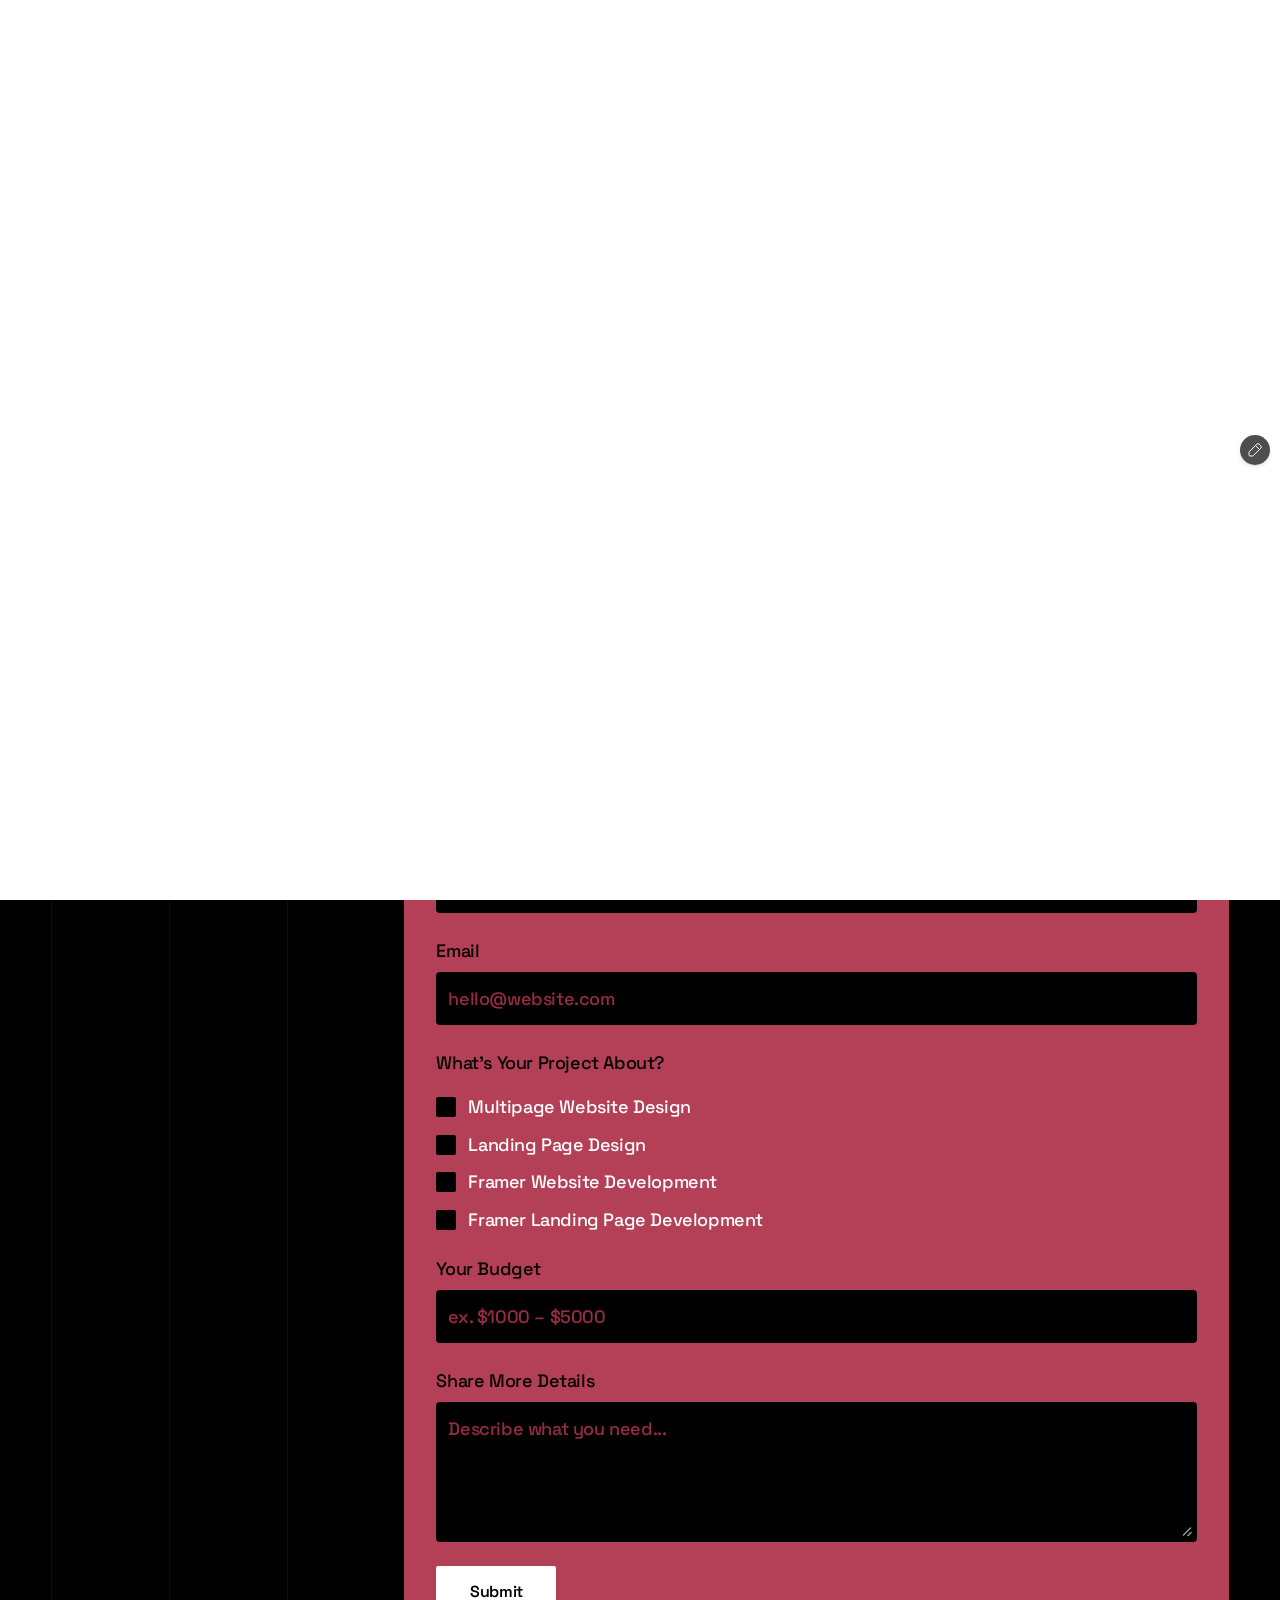
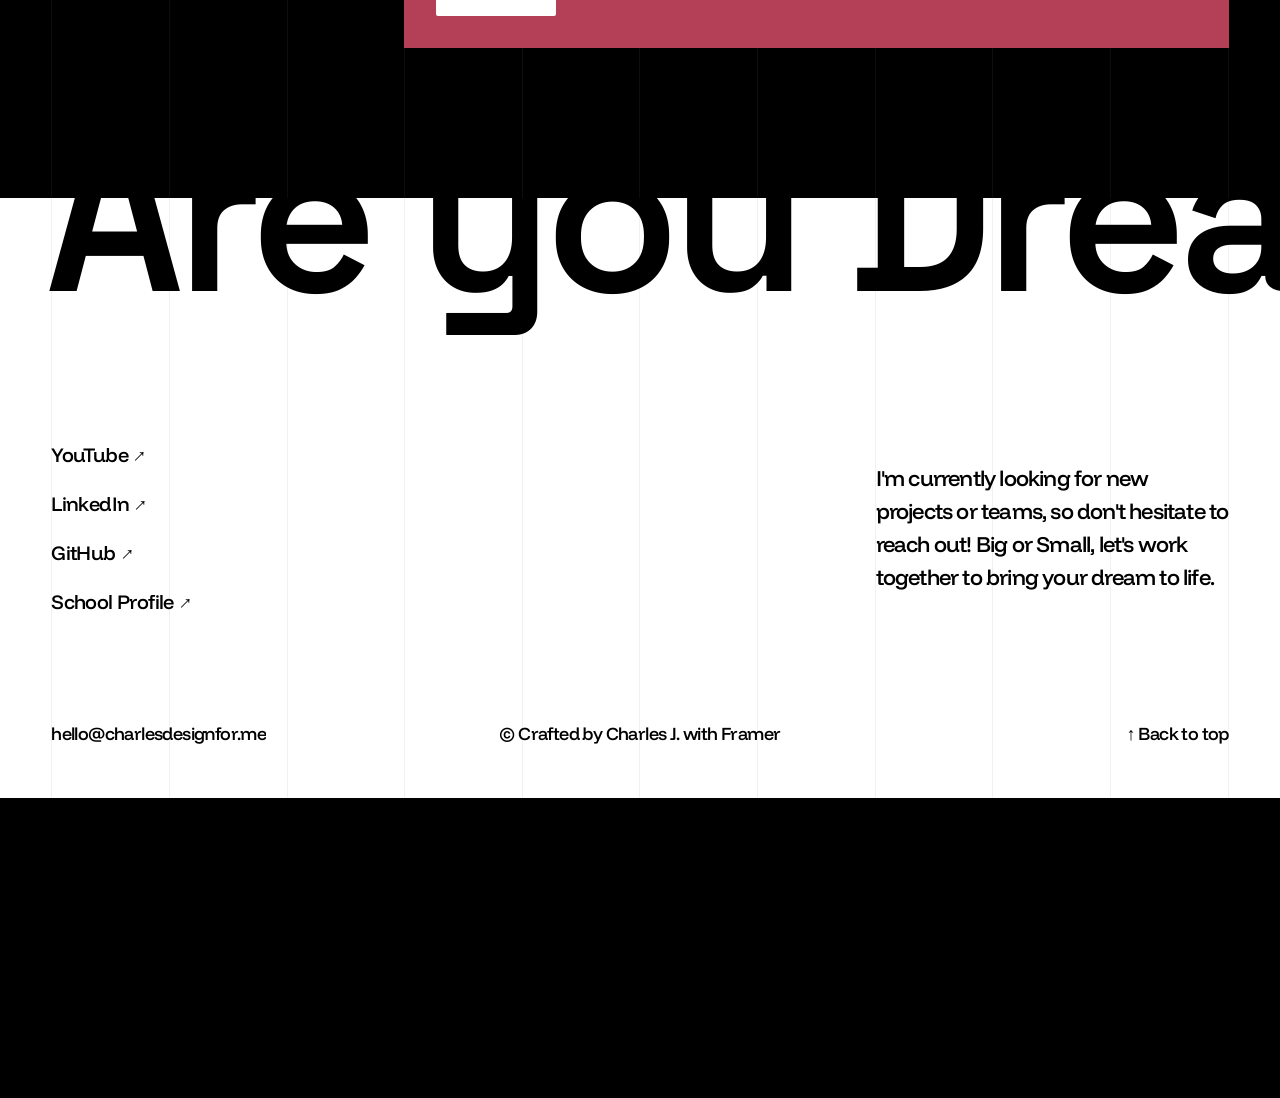
<file: contact/index.html>
<!DOCTYPE html>
<html lang="en-CA" class="lenis"><head>
<base href="/">
<link rel="stylesheet" href="/styles.css"><script>(function(){var f=window.fetch;window.fetch=function(u,o){if(typeof u==='string'&&u.includes('.framercms')){return f('/assets/cms/'+u.split('/').pop(),o);}return f(u,o);};})();</script>
    <meta charset="utf-8">
    
    
    <script>try{if(localStorage.get("__framer_force_showing_editorbar_since")){const n=document.createElement("link");n.rel = "modulepreload";n.href="https://framer.com/edit/init.mjs";document.head.appendChild(n)}}catch(e){}</script>
    <!-- Start of headStart -->
    
    <!-- End of headStart -->
    <meta name="viewport" content="width=device-width">
    <meta name="generator" content="Framer 269977d">
    <title>Charles Jackson | UX Design &amp; Research | Online Portfolio</title>
    <meta name="description" content="Recent Post-Gradutate from George Brown College's Interaction Design and Interactive Media Management Programs. Explore my UX portfolio with product design, strategy, and innovation for intuitive digital experiences.">
    <meta name="framer-search-index" content="https://framerusercontent.com/sites/66pNo7AYZRfZLN7dmnXi6g/searchIndex-VqxkTYJdfBTB.json">
    <meta name="framer-search-index-fallback" content="https://framerusercontent.com/sites/66pNo7AYZRfZLN7dmnXi6g/searchIndex-OYudaJ5yyp5c.json">
    <meta name="framer-html-plugin" content="disable">
    <link href="assets/images/image-extra-1.png" rel="icon" media="(prefers-color-scheme: light)">
    <link href="assets/images/image-extra-2.png" rel="icon" media="(prefers-color-scheme: dark)">
    <link rel="apple-touch-icon" href="assets/images/image-extra-3.png">
    <!-- Open Graph / Facebook -->
    <meta property="og:type" content="website">
    <meta property="og:title" content="Charles Jackson | UX Design &amp; Research | Online Portfolio">
    <meta property="og:description" content="Recent Post-Gradutate from George Brown College's Interaction Design and Interactive Media Management Programs. Explore my UX portfolio with product design, strategy, and innovation for intuitive digital experiences.">
    <meta property="og:image" content="assets/images/image-extra-4.png">
    <!-- Twitter -->
    <meta name="twitter:card" content="summary_large_image">
    <meta name="twitter:title" content="Charles Jackson | UX Design &amp; Research | Online Portfolio">
    <meta name="twitter:description" content="Recent Post-Gradutate from George Brown College's Interaction Design and Interactive Media Management Programs. Explore my UX portfolio with product design, strategy, and innovation for intuitive digital experiences.">
    <meta name="twitter:image" content="assets/images/image-extra-4.png">
    
    <!-- Global site tag (gtag.js) - Google Analytics -->
    
    <script>
      window.dataLayer = window.dataLayer || [];
      function gtag(){window.dataLayer.push(arguments);}
      gtag('js', new Date());
      gtag('config', 'G-RF8GM7ZSY5');
    </script>
    
    
    <link href="https://fonts.gstatic.com" rel="preconnect" crossorigin="">
    <link href="https://fonts.gstatic.com" rel="preconnect" crossorigin="">
    <meta name="robots" content="max-image-preview:large"><link rel="canonical" href="https://charlesdesignfor.me/contact"><meta property="og:url" content="https://charlesdesignfor.me/contact"><script>(()=>{function w(){let o=e=>{let t=new URL(e);return`${t.origin}${t.pathname}`.replace(/\/$/u,"")},i=e=>e.split("-")[0],u=window.location.hostname;function f(){let e=new Map;return document.querySelectorAll('link[rel="alternate"]').forEach(t=>{let n=t.getAttribute("hreflang"),r=t.getAttribute("href");!n||!r||n==="x-default"||new URL(r).hostname!==u||e.set(n,r)}),e}function g(e,t){let r=document.querySelector('link[rel="alternate"][hreflang="x-default"]')?.getAttribute("href");return r?t.get(e)===r:!1}function d(){try{let e=localStorage.getItem("preferredLocale");return e?[e,...navigator.languages]:navigator.languages}catch{return navigator.languages}}function l(e){o(window.location.href)!==o(e)&&window.location.replace(e+window.location.search+window.location.hash)}if(navigator.webdriver||/bot|-google|google-|yandex|ia_archiver|crawl|spider/i.test(navigator.userAgent))return;let c=document.documentElement.getAttribute("lang");if(!c)return;let a=f();if(g(c,a))for(let e of d()){let t=a.get(e);if(t){l(t);return}let n=i(e);for(let[r,s]of a.entries())if(i(r)===n){l(s);return}}}return w})()()</script><!-- Start of headEnd -->
    
    <!-- End of headEnd -->
<script src="chrome-extension://mppblpedoemekekejafmcopafmkagkic/injected.js"></script></head>
<body>
    
    <!-- Start of bodyStart -->
    
    <!-- End of bodyStart -->
    <div id="main" data-framer-hydrate-v2="{&quot;routeId&quot;:&quot;Z9IEpApTH&quot;,&quot;localeId&quot;:&quot;default&quot;,&quot;breakpoints&quot;:[{&quot;hash&quot;:&quot;15y96rm&quot;,&quot;mediaQuery&quot;:&quot;(min-width: 1440px)&quot;},{&quot;hash&quot;:&quot;15cs4k9&quot;,&quot;mediaQuery&quot;:&quot;(min-width: 1025px) and (max-width: 1439.98px)&quot;},{&quot;hash&quot;:&quot;mmeo4z&quot;,&quot;mediaQuery&quot;:&quot;(min-width: 700px) and (max-width: 1024.98px)&quot;},{&quot;hash&quot;:&quot;ac1u3a&quot;,&quot;mediaQuery&quot;:&quot;(max-width: 699.98px)&quot;}]}" data-framer-ssr-released-at="2025-10-20T15:49:52.476Z" data-framer-page-optimized-at="2025-10-21T03:22:45.491Z" data-framer-generated-page=""><!--$--><div data-framer-root="" class="framer-Ud6nX framer-7sUwY framer-eCRe7 framer-15y96rm" data-framer-cursor="o4a4ia" style="min-height:100vh;width:auto"><div class="framer-x0q992-container"><div class="framer-hFAwj framer-R4syq framer-wm1y2q framer-v-wm1y2q" data-framer-name="Splash" data-highlight="true" style="height: 100%; width: 100%; opacity: 1;"><div class="framer-m93agd" data-framer-name="Text" data-framer-component-type="RichTextContainer" style="--extracted-r6o4lv:var(--token-b988cbfe-ec0d-40b2-b684-cfe47edca353, rgb(241, 239, 237));--framer-link-text-color:rgb(0, 153, 255);--framer-link-text-decoration:underline;opacity:1;transform:translate(-50%, -50%)"><p class="framer-text framer-styles-preset-5kyh3f" data-styles-preset="zsNT0hM7u" style="--framer-text-color:var(--extracted-r6o4lv, var(--token-b988cbfe-ec0d-40b2-b684-cfe47edca353, rgb(241, 239, 237)))">now flying...</p></div><div class="framer-17brq2o" style="background-color: var(--token-9de46952-95e8-4761-8aa9-f667c662063c, rgb(238, 232, 204)); opacity: 1;"></div></div></div><!--$--><div class="framer-12p7qen-container" style="will-change:transform;opacity:1;transform:none"><div class="ssr-variant hidden-15y96rm hidden-ac1u3a hidden-mmeo4z"><nav class="framer-1C3M9 framer-f3Al3 framer-5yXB9 framer-UMRVF framer-1laz78i framer-v-16d6pkn" data-framer-name="M" style="background-color: var(--token-b988cbfe-ec0d-40b2-b684-cfe47edca353, rgb(241, 239, 236)); width: 100%; opacity: 1;"><div class="framer-z45dfh-container" style="opacity:0.05"><div class="framer-gThQ0 framer-bbeex8 framer-v-bbeex8" data-framer-name="L" style="height: 100%; width: 100%; opacity: 1;"><div class="framer-1f5o18n" data-framer-name="Wrapper" style="opacity: 1;"><div class="framer-uzkfua" data-framer-name="Line" style="background-color: var(--token-9de46952-95e8-4761-8aa9-f667c662063c, rgb(21, 21, 21)); opacity: 1;"></div><div class="framer-hbi1fv" data-framer-name="Line" style="background-color: var(--token-9de46952-95e8-4761-8aa9-f667c662063c, rgb(21, 21, 21)); opacity: 1;"></div><div class="framer-15jaslt" data-framer-name="Line" style="background-color: var(--token-9de46952-95e8-4761-8aa9-f667c662063c, rgb(21, 21, 21)); opacity: 1;"></div><div class="framer-gmlmuz" data-framer-name="Line" style="background-color: var(--token-9de46952-95e8-4761-8aa9-f667c662063c, rgb(21, 21, 21)); opacity: 1;"></div><div class="framer-1qs17t7" data-framer-name="Line" style="background-color: var(--token-9de46952-95e8-4761-8aa9-f667c662063c, rgb(21, 21, 21)); opacity: 1;"></div><div class="framer-1xf9s77" data-framer-name="Line" style="background-color: var(--token-9de46952-95e8-4761-8aa9-f667c662063c, rgb(21, 21, 21)); opacity: 1;"></div><div class="framer-1uva3mb" data-framer-name="Line" style="background-color: var(--token-9de46952-95e8-4761-8aa9-f667c662063c, rgb(21, 21, 21)); opacity: 1;"></div><div class="framer-11o2dee" data-framer-name="Line" style="background-color: var(--token-9de46952-95e8-4761-8aa9-f667c662063c, rgb(21, 21, 21)); opacity: 1;"></div><div class="framer-k2ruyk" data-framer-name="Line" style="background-color: var(--token-9de46952-95e8-4761-8aa9-f667c662063c, rgb(21, 21, 21)); opacity: 1;"></div><div class="framer-1g3876p" data-framer-name="Line" style="background-color: var(--token-9de46952-95e8-4761-8aa9-f667c662063c, rgb(21, 21, 21)); opacity: 1;"></div><div class="framer-uyk5hj" data-framer-name="Line" style="background-color: var(--token-9de46952-95e8-4761-8aa9-f667c662063c, rgb(21, 21, 21)); opacity: 1;"></div></div></div></div><div class="framer-1luufln" data-framer-name="Wrapper" style="opacity: 1;"><div class="framer-1f6s21n" style="opacity: 1;"><!--$--><a class="framer-12fvxuo framer-tng7fh" data-framer-cursor="mvqn4g" data-framer-name="Name" href="./" style="opacity: 1;"><div class="framer-1u5ecy7" data-framer-appear-id="1u5ecy7" data-framer-name="Text" data-framer-component-type="RichTextContainer" style="will-change:transform;opacity:0.001;transform:translateY(20px)"><p class="framer-text framer-styles-preset-1sddvu8" data-styles-preset="ygAa8w5Bo">Charles Jackson</p></div></a><!--/$--><div class="framer-1ey3ckt" data-framer-name="Links" style="opacity: 1;"><div class="framer-10lyrh0-container" data-framer-appear-id="10lyrh0" data-framer-cursor="mvqn4g" style="will-change:transform;opacity:0.001;transform:translateY(10px)"><!--$--><a class="framer-eJDgx framer-5yXB9 framer-isa6aq framer-v-isa6aq framer-c24kpg" data-framer-name="Link (S)" data-highlight="true" href="./#about" tabindex="0" style="opacity: 1;"><div class="framer-1olq9qs" data-framer-name="Label" data-framer-component-type="RichTextContainer" style="--extracted-r6o4lv: var(--variable-reference-WsVOtsD5e-Pn9OB8pj9); --variable-reference-WsVOtsD5e-Pn9OB8pj9: var(--token-9de46952-95e8-4761-8aa9-f667c662063c, rgb(21, 21, 21)); transform: none; opacity: 1;"><p class="framer-text framer-styles-preset-1dkhmep" data-styles-preset="p9xRym43U" style="--framer-text-color:var(--extracted-r6o4lv, var(--variable-reference-WsVOtsD5e-Pn9OB8pj9))">About</p></div><div class="framer-7olwjf" data-framer-name="Line" style="background-color: var(--token-9de46952-95e8-4761-8aa9-f667c662063c, rgb(21, 21, 21)); opacity: 1;"></div></a><!--/$--></div><div class="framer-chfo71-container" data-framer-appear-id="chfo71" data-framer-cursor="mvqn4g" style="will-change:transform;opacity:0.001;transform:translateY(10px)"><!--$--><a class="framer-eJDgx framer-5yXB9 framer-isa6aq framer-v-isa6aq framer-c24kpg" data-framer-name="Link (S)" data-highlight="true" href="./#work" tabindex="0" style="opacity: 1;"><div class="framer-1olq9qs" data-framer-name="Label" data-framer-component-type="RichTextContainer" style="--extracted-r6o4lv: var(--variable-reference-WsVOtsD5e-Pn9OB8pj9); --variable-reference-WsVOtsD5e-Pn9OB8pj9: var(--token-9de46952-95e8-4761-8aa9-f667c662063c, rgb(21, 21, 21)); transform: none; opacity: 1;"><p class="framer-text framer-styles-preset-1dkhmep" data-styles-preset="p9xRym43U" style="--framer-text-color:var(--extracted-r6o4lv, var(--variable-reference-WsVOtsD5e-Pn9OB8pj9))">Case Studies</p></div><div class="framer-7olwjf" data-framer-name="Line" style="background-color: var(--token-9de46952-95e8-4761-8aa9-f667c662063c, rgb(21, 21, 21)); opacity: 1;"></div></a><!--/$--></div><!--$--><div class="framer-1kuwln3-container" data-framer-appear-id="1kuwln3" data-framer-cursor="mvqn4g" style="will-change:transform;opacity:0.001;transform:translateY(10px)"><!--$--><a class="framer-eJDgx framer-5yXB9 framer-isa6aq framer-v-isa6aq framer-c24kpg" data-framer-name="Link (S)" data-highlight="true" href="./contact" data-framer-page-link-current="true" tabindex="0" style="opacity: 1;"><div class="framer-1olq9qs" data-framer-name="Label" data-framer-component-type="RichTextContainer" style="--extracted-r6o4lv: var(--variable-reference-WsVOtsD5e-Pn9OB8pj9); --variable-reference-WsVOtsD5e-Pn9OB8pj9: var(--token-9de46952-95e8-4761-8aa9-f667c662063c, rgb(21, 21, 21)); transform: none; opacity: 1;"><p class="framer-text framer-styles-preset-1dkhmep" data-styles-preset="p9xRym43U" style="--framer-text-color:var(--extracted-r6o4lv, var(--variable-reference-WsVOtsD5e-Pn9OB8pj9))">Contact</p></div><div class="framer-7olwjf" data-framer-name="Line" style="background-color: var(--token-9de46952-95e8-4761-8aa9-f667c662063c, rgb(21, 21, 21)); opacity: 1;"></div></a><!--/$--></div><!--/$--></div><div class="framer-1y62ftj" data-framer-name="Info" style="opacity: 1;"><div class="framer-gjrvyn" data-framer-appear-id="gjrvyn" data-framer-name="Text" data-framer-component-type="RichTextContainer" style="--framer-link-text-color:rgb(0, 153, 255);--framer-link-text-decoration:underline;will-change:transform;opacity:0.001;transform:translateY(10px)"><p class="framer-text framer-styles-preset-1dkhmep" data-styles-preset="p9xRym43U">Toronto</p></div><div class="framer-11f5jx5" data-framer-appear-id="11f5jx5" data-framer-name="Text" data-framer-component-type="RichTextContainer" style="--framer-link-text-color:rgb(0, 153, 255);--framer-link-text-decoration:underline;will-change:transform;opacity:0.001;transform:translateY(10px)"><p class="framer-text framer-styles-preset-19ichoq" data-styles-preset="JYUHZEC4N">*</p></div><div class="framer-1het669-container" data-framer-appear-id="1het669" style="will-change:transform;opacity:0.001;transform:translateY(10px)"><!--$--><p style="margin: 0px; padding: 0px; color: var(--token-9de46952-95e8-4761-8aa9-f667c662063c, rgb(21, 21, 21)); font-family: &quot;Space Grotesk&quot;, &quot;Space Grotesk Placeholder&quot;, sans-serif; font-weight: 500; font-size: 18px; line-height: 1.5em; visibility: visible; font-style: normal; letter-spacing: -0.4px; font-variant-numeric: normal; white-space: nowrap;">03:35</p><!--/$--></div></div></div><div class="framer-yvcps5" data-framer-appear-id="yvcps5" data-framer-name="Line" style="background-color:var(--token-9de46952-95e8-4761-8aa9-f667c662063c, rgb(21, 21, 21));will-change:transform;opacity:1;transform:translateX(-1500px)"></div></div></nav></div></div><!--/$--><header class="framer-1p126xd" data-framer-name="Header" id="hero"><div class="ssr-variant hidden-ac1u3a"><div class="framer-1fsumng-container"><div class="ssr-variant hidden-mmeo4z"><div class="framer-gThQ0 framer-bbeex8 framer-v-bbeex8" data-framer-name="L" style="height: 100%; width: 100%; opacity: 1;"><div class="framer-1f5o18n" data-framer-name="Wrapper" style="opacity: 1;"><div class="framer-uzkfua" data-framer-name="Line" style="background-color: var(--token-9de46952-95e8-4761-8aa9-f667c662063c, rgb(21, 21, 21)); opacity: 1;"></div><div class="framer-hbi1fv" data-framer-name="Line" style="background-color: var(--token-9de46952-95e8-4761-8aa9-f667c662063c, rgb(21, 21, 21)); opacity: 1;"></div><div class="framer-15jaslt" data-framer-name="Line" style="background-color: var(--token-9de46952-95e8-4761-8aa9-f667c662063c, rgb(21, 21, 21)); opacity: 1;"></div><div class="framer-gmlmuz" data-framer-name="Line" style="background-color: var(--token-9de46952-95e8-4761-8aa9-f667c662063c, rgb(21, 21, 21)); opacity: 1;"></div><div class="framer-1qs17t7" data-framer-name="Line" style="background-color: var(--token-9de46952-95e8-4761-8aa9-f667c662063c, rgb(21, 21, 21)); opacity: 1;"></div><div class="framer-1xf9s77" data-framer-name="Line" style="background-color: var(--token-9de46952-95e8-4761-8aa9-f667c662063c, rgb(21, 21, 21)); opacity: 1;"></div><div class="framer-1uva3mb" data-framer-name="Line" style="background-color: var(--token-9de46952-95e8-4761-8aa9-f667c662063c, rgb(21, 21, 21)); opacity: 1;"></div><div class="framer-11o2dee" data-framer-name="Line" style="background-color: var(--token-9de46952-95e8-4761-8aa9-f667c662063c, rgb(21, 21, 21)); opacity: 1;"></div><div class="framer-k2ruyk" data-framer-name="Line" style="background-color: var(--token-9de46952-95e8-4761-8aa9-f667c662063c, rgb(21, 21, 21)); opacity: 1;"></div><div class="framer-1g3876p" data-framer-name="Line" style="background-color: var(--token-9de46952-95e8-4761-8aa9-f667c662063c, rgb(21, 21, 21)); opacity: 1;"></div><div class="framer-uyk5hj" data-framer-name="Line" style="background-color: var(--token-9de46952-95e8-4761-8aa9-f667c662063c, rgb(21, 21, 21)); opacity: 1;"></div></div></div></div></div></div><div class="framer-1ytcnv1" data-framer-name="Wrapper"><div class="framer-1lrxy0u" data-framer-name="Text"><div class="framer-b73a9t" data-framer-name="Title"><div class="ssr-variant hidden-ac1u3a hidden-mmeo4z"><div class="framer-chli5i" data-framer-appear-id="chli5i" data-framer-name="Title" data-framer-component-type="RichTextContainer" style="opacity: 0.001; transform: translateY(40px); will-change: transform;"><h1 class="framer-text framer-styles-preset-1ws4j9p" data-styles-preset="NwIZMsWsS">Contact</h1></div></div></div><div class="framer-1119v3p" data-framer-name="Line"></div></div></div></header><div class="framer-1u5hrj2" data-framer-name="Content"><div class="framer-b3tsry-container"><div class="ssr-variant hidden-ac1u3a hidden-mmeo4z"><div class="framer-gThQ0 framer-bbeex8 framer-v-bbeex8" data-framer-name="L" style="height: 100%; width: 100%; opacity: 1;"><div class="framer-1f5o18n" data-framer-name="Wrapper" style="opacity: 1;"><div class="framer-uzkfua" data-framer-name="Line" style="background-color: var(--token-9de46952-95e8-4761-8aa9-f667c662063c, rgb(21, 21, 21)); opacity: 1;"></div><div class="framer-hbi1fv" data-framer-name="Line" style="background-color: var(--token-9de46952-95e8-4761-8aa9-f667c662063c, rgb(21, 21, 21)); opacity: 1;"></div><div class="framer-15jaslt" data-framer-name="Line" style="background-color: var(--token-9de46952-95e8-4761-8aa9-f667c662063c, rgb(21, 21, 21)); opacity: 1;"></div><div class="framer-gmlmuz" data-framer-name="Line" style="background-color: var(--token-9de46952-95e8-4761-8aa9-f667c662063c, rgb(21, 21, 21)); opacity: 1;"></div><div class="framer-1qs17t7" data-framer-name="Line" style="background-color: var(--token-9de46952-95e8-4761-8aa9-f667c662063c, rgb(21, 21, 21)); opacity: 1;"></div><div class="framer-1xf9s77" data-framer-name="Line" style="background-color: var(--token-9de46952-95e8-4761-8aa9-f667c662063c, rgb(21, 21, 21)); opacity: 1;"></div><div class="framer-1uva3mb" data-framer-name="Line" style="background-color: var(--token-9de46952-95e8-4761-8aa9-f667c662063c, rgb(21, 21, 21)); opacity: 1;"></div><div class="framer-11o2dee" data-framer-name="Line" style="background-color: var(--token-9de46952-95e8-4761-8aa9-f667c662063c, rgb(21, 21, 21)); opacity: 1;"></div><div class="framer-k2ruyk" data-framer-name="Line" style="background-color: var(--token-9de46952-95e8-4761-8aa9-f667c662063c, rgb(21, 21, 21)); opacity: 1;"></div><div class="framer-1g3876p" data-framer-name="Line" style="background-color: var(--token-9de46952-95e8-4761-8aa9-f667c662063c, rgb(21, 21, 21)); opacity: 1;"></div><div class="framer-uyk5hj" data-framer-name="Line" style="background-color: var(--token-9de46952-95e8-4761-8aa9-f667c662063c, rgb(21, 21, 21)); opacity: 1;"></div></div></div></div></div><div class="framer-1oguyrq" data-framer-name="Wrapper"><div class="ssr-variant hidden-ac1u3a"><div class="framer-zpbc4y" data-framer-appear-id="zpbc4y" data-framer-name="Text" style="opacity: 0.001; transform: translateY(40px); will-change: transform;"><div class="framer-klu9sx" data-framer-name="Title" data-framer-component-type="RichTextContainer" style="transform:none"><p class="framer-text framer-styles-preset-lyok3u" data-styles-preset="WYtyUgnNE">I can't wait to hear from you, please don't hesitate to reach out! You can use the form below to help structure your message, or click my email below and contact me directly.</p></div><div class="framer-jfps9m-container" data-framer-cursor="mvqn4g"><!--$--><a class="framer-iipEy framer-6LSnZ framer-1bk9t87 framer-v-1bk9t87 framer-p7o4sg" data-framer-name="Link (L)" data-highlight="true" href="mailto:hello@charlesdesignfor.me" target="_blank" rel="noopener" style="opacity: 1;"><div class="framer-1kq8zme" data-framer-name="Label" data-framer-component-type="RichTextContainer" style="--extracted-r6o4lv: var(--variable-reference-WsVOtsD5e-j22mTPzNd); --variable-reference-WsVOtsD5e-j22mTPzNd: var(--token-9de46952-95e8-4761-8aa9-f667c662063c, rgb(21, 21, 21)); transform: none; opacity: 1;"><p class="framer-text framer-styles-preset-1ojhyqw" data-styles-preset="Y_wgLR1zP" style="--framer-text-color:var(--extracted-r6o4lv, var(--variable-reference-WsVOtsD5e-j22mTPzNd))">hello@charlesdesignfor.me</p></div><div class="framer-od9h91" data-framer-name="Label" data-framer-component-type="RichTextContainer" style="justify-content: center; --extracted-r6o4lv: var(--variable-reference-WsVOtsD5e-j22mTPzNd); --variable-reference-WsVOtsD5e-j22mTPzNd: var(--token-9de46952-95e8-4761-8aa9-f667c662063c, rgb(21, 21, 21)); transform: rotate(45deg); opacity: 1;"><p class="framer-text framer-styles-preset-1ojhyqw" data-styles-preset="Y_wgLR1zP" style="--framer-text-color:var(--extracted-r6o4lv, var(--variable-reference-WsVOtsD5e-j22mTPzNd))">↑</p></div><div class="framer-18k5dre" data-framer-name="Line" style="background-color: var(--token-9de46952-95e8-4761-8aa9-f667c662063c, rgb(21, 21, 21)); opacity: 1;"></div></a><!--/$--></div></div></div><form class="framer-1qdjnpm"><label class="framer-1jbd3b4" data-framer-name="Name"><div class="ssr-variant hidden-ac1u3a"><div class="framer-3d27fm" data-framer-name="Label" data-framer-component-type="RichTextContainer" style="transform:none"><p style="--font-selector:RlM7U3BhY2UgR3JvdGVzay1tZWRpdW0=;--framer-font-family:&quot;Space Grotesk&quot;, &quot;Space Grotesk Placeholder&quot;, sans-serif;--framer-font-open-type-features:'ss03' on, 'ss04' on;--framer-font-size:18px;--framer-font-weight:500;--framer-letter-spacing:-0.4px;--framer-line-height:1.5em;--framer-text-color:var(--token-b988cbfe-ec0d-40b2-b684-cfe47edca353, rgb(0, 0, 0))" class="framer-text">Name</p></div></div><div class="framer-form-text-input framer-form-input-wrapper framer-1a8wcbq"><input type="text" required="" name="Name" placeholder="ex. John Smith" class="framer-form-input framer-form-input-empty" value=""></div></label><label class="framer-19ymq6j" data-framer-name="Email"><div class="ssr-variant hidden-ac1u3a"><div class="framer-1wlkc5a" data-framer-name="Label" data-framer-component-type="RichTextContainer" style="transform:none"><p style="--font-selector:RlM7U3BhY2UgR3JvdGVzay1tZWRpdW0=;--framer-font-family:&quot;Space Grotesk&quot;, &quot;Space Grotesk Placeholder&quot;, sans-serif;--framer-font-open-type-features:'ss03' on, 'ss04' on;--framer-font-size:18px;--framer-font-weight:500;--framer-letter-spacing:-0.4px;--framer-line-height:1.5em;--framer-text-color:var(--token-b988cbfe-ec0d-40b2-b684-cfe47edca353, rgb(0, 0, 0))" class="framer-text">Email</p></div></div><div class="framer-form-text-input framer-form-input-wrapper framer-1n593x3"><input type="email" required="" name="Email" placeholder="hello@website.com" class="framer-form-input framer-form-input-empty" value=""></div></label><div class="framer-dr2gqu" data-framer-name="Project Type"><div class="ssr-variant hidden-ac1u3a"><div class="framer-6v7rqw" data-framer-name="Label" data-framer-component-type="RichTextContainer" style="transform:none"><p style="--font-selector:RlM7U3BhY2UgR3JvdGVzay1tZWRpdW0=;--framer-font-family:&quot;Space Grotesk&quot;, &quot;Space Grotesk Placeholder&quot;, sans-serif;--framer-font-open-type-features:'ss03' on, 'ss04' on;--framer-font-size:18px;--framer-font-weight:500;--framer-letter-spacing:-0.4px;--framer-line-height:1.5em;--framer-text-color:var(--token-b988cbfe-ec0d-40b2-b684-cfe47edca353, rgb(0, 0, 0))" class="framer-text">What's Your Project About?</p></div></div><div class="framer-siitxx" data-framer-name="Selection"><label class="framer-cqk465"><input class="framer-form-boolean-input framer-urfwx5" type="checkbox" name="Multipage Website Design"><div class="ssr-variant hidden-ac1u3a"><div class="framer-11lho7b" data-framer-name="Text" data-framer-component-type="RichTextContainer" style="transform:none"><p style="--font-selector:RlM7U3BhY2UgR3JvdGVzay1tZWRpdW0=;--framer-font-family:&quot;Space Grotesk&quot;, &quot;Space Grotesk Placeholder&quot;, sans-serif;--framer-font-open-type-features:'ss03' on, 'ss04' on;--framer-font-size:18px;--framer-font-weight:500;--framer-letter-spacing:-0.4px;--framer-text-color:var(--token-9de46952-95e8-4761-8aa9-f667c662063c, rgb(255, 255, 255))" class="framer-text">Multipage Website Design</p></div></div></label><label class="framer-ptdh14"><input class="framer-form-boolean-input framer-bc2wsp" type="checkbox" name="Landing Page Design"><div class="ssr-variant hidden-ac1u3a"><div class="framer-1jdsql3" data-framer-name="Text" data-framer-component-type="RichTextContainer" style="transform:none"><p style="--font-selector:RlM7U3BhY2UgR3JvdGVzay1tZWRpdW0=;--framer-font-family:&quot;Space Grotesk&quot;, &quot;Space Grotesk Placeholder&quot;, sans-serif;--framer-font-open-type-features:'ss03' on, 'ss04' on;--framer-font-size:18px;--framer-font-weight:500;--framer-letter-spacing:-0.4px;--framer-text-color:var(--token-9de46952-95e8-4761-8aa9-f667c662063c, rgb(255, 255, 255))" class="framer-text">Landing Page Design</p></div></div></label><label class="framer-1mmcccg"><input class="framer-form-boolean-input framer-1eskhou" type="checkbox" name="Framer Website Development"><div class="ssr-variant hidden-ac1u3a"><div class="framer-bgcx5b" data-framer-name="Text" data-framer-component-type="RichTextContainer" style="transform:none"><p style="--font-selector:RlM7U3BhY2UgR3JvdGVzay1tZWRpdW0=;--framer-font-family:&quot;Space Grotesk&quot;, &quot;Space Grotesk Placeholder&quot;, sans-serif;--framer-font-open-type-features:'ss03' on, 'ss04' on;--framer-font-size:18px;--framer-font-weight:500;--framer-letter-spacing:-0.4px;--framer-text-color:var(--token-9de46952-95e8-4761-8aa9-f667c662063c, rgb(255, 255, 255))" class="framer-text">Framer Website Development</p></div></div></label><label class="framer-1iwdyjy"><input class="framer-form-boolean-input framer-1kk3xsz" type="checkbox" name="Framer Landing Page Development"><div class="ssr-variant hidden-ac1u3a"><div class="framer-r56b1" data-framer-name="Text" data-framer-component-type="RichTextContainer" style="transform:none"><p style="--font-selector:RlM7U3BhY2UgR3JvdGVzay1tZWRpdW0=;--framer-font-family:&quot;Space Grotesk&quot;, &quot;Space Grotesk Placeholder&quot;, sans-serif;--framer-font-open-type-features:'ss03' on, 'ss04' on;--framer-font-size:18px;--framer-font-weight:500;--framer-letter-spacing:-0.4px;--framer-text-color:var(--token-9de46952-95e8-4761-8aa9-f667c662063c, rgb(255, 255, 255))" class="framer-text">Framer Landing Page Development</p></div></div></label></div></div><label class="framer-1cpmz19" data-framer-name="Budget"><div class="ssr-variant hidden-ac1u3a"><div class="framer-1fxdjlr" data-framer-name="Label" data-framer-component-type="RichTextContainer" style="transform:none"><p style="--font-selector:RlM7U3BhY2UgR3JvdGVzay1tZWRpdW0=;--framer-font-family:&quot;Space Grotesk&quot;, &quot;Space Grotesk Placeholder&quot;, sans-serif;--framer-font-open-type-features:'ss03' on, 'ss04' on;--framer-font-size:18px;--framer-font-weight:500;--framer-letter-spacing:-0.4px;--framer-line-height:1.5em;--framer-text-color:var(--token-b988cbfe-ec0d-40b2-b684-cfe47edca353, rgb(0, 0, 0))" class="framer-text">Your Budget</p></div></div><div class="framer-form-text-input framer-form-input-wrapper framer-1fqog04"><input type="number" required="" name="Budget" placeholder="ex. $1000 – $5000" class="framer-form-input framer-form-input-empty" value=""></div></label><label class="framer-1r5p3f5" data-framer-name="Details"><div class="ssr-variant hidden-ac1u3a"><div class="framer-1d80l0o" data-framer-name="Label" data-framer-component-type="RichTextContainer" style="transform:none"><p style="--font-selector:RlM7U3BhY2UgR3JvdGVzay1tZWRpdW0=;--framer-font-family:&quot;Space Grotesk&quot;, &quot;Space Grotesk Placeholder&quot;, sans-serif;--framer-font-open-type-features:'ss03' on, 'ss04' on;--framer-font-size:18px;--framer-font-weight:500;--framer-letter-spacing:-0.4px;--framer-line-height:1.5em;--framer-text-color:var(--token-b988cbfe-ec0d-40b2-b684-cfe47edca353, rgb(0, 0, 0))" class="framer-text">Share More Details</p></div></div><div class="framer-form-text-input framer-form-input-wrapper framer-qlvyvn"><textarea name="Details" placeholder="Describe what you need..." class="framer-form-input"></textarea></div></label><div class="framer-1oxxgvb-container" data-framer-cursor="mvqn4g" data-framer-name="Button" name="Button"><button name="Button" type="submit" class="framer-3oWeH framer-wiuc8c framer-v-wiuc8c" data-framer-name="Default" data-reset="button" tabindex="0" style="background-color:var(--token-9de46952-95e8-4761-8aa9-f667c662063c, rgb(21, 21, 21));border-bottom-left-radius:2px;border-bottom-right-radius:2px;border-top-left-radius:2px;border-top-right-radius:2px;opacity:1"><div class="framer-vvuurd" data-framer-component-type="RichTextContainer" style="--extracted-r6o4lv: var(--token-b988cbfe-ec0d-40b2-b684-cfe47edca353, rgb(241, 239, 237)); --framer-link-text-color: rgb(0, 153, 255); --framer-link-text-decoration: underline; transform: none; opacity: 1;"><p class="framer-text" style="--font-selector:RlM7U3BhY2UgR3JvdGVzay1zZW1pYm9sZA==;--framer-font-family:&quot;Space Grotesk&quot;, &quot;Space Grotesk Placeholder&quot;, sans-serif;--framer-font-open-type-features:'ss03' on, 'ss04' on;--framer-font-weight:600;--framer-letter-spacing:-0.4px;--framer-text-color:var(--extracted-r6o4lv, var(--token-b988cbfe-ec0d-40b2-b684-cfe47edca353, rgb(241, 239, 237)))">Submit</p></div></button></div></form></div></div><!--$--><div class="framer-79yizp-container" id="footer" style="will-change:transform;opacity:1;transform:translateY(-300px)"><div class="ssr-variant hidden-15y96rm hidden-ac1u3a hidden-mmeo4z"><footer class="framer-DH9fs framer-Y0So7 framer-5yXB9 framer-1b1rsec framer-v-1benccc" data-framer-name="M" style="background-color: var(--token-9de46952-95e8-4761-8aa9-f667c662063c, rgb(21, 21, 21)); height: 100%; width: 100%; opacity: 1;"><div class="framer-vu7gk2-container" style="opacity:0.05"><div class="framer-gThQ0 framer-bbeex8 framer-v-bbeex8" data-framer-name="L" style="height: 100%; width: 100%; opacity: 1;"><div class="framer-1f5o18n" data-framer-name="Wrapper" style="opacity: 1;"><div class="framer-uzkfua" data-framer-name="Line" style="background-color: var(--token-b988cbfe-ec0d-40b2-b684-cfe47edca353, rgb(241, 239, 236)); opacity: 1;"></div><div class="framer-hbi1fv" data-framer-name="Line" style="background-color: var(--token-b988cbfe-ec0d-40b2-b684-cfe47edca353, rgb(241, 239, 236)); opacity: 1;"></div><div class="framer-15jaslt" data-framer-name="Line" style="background-color: var(--token-b988cbfe-ec0d-40b2-b684-cfe47edca353, rgb(241, 239, 236)); opacity: 1;"></div><div class="framer-gmlmuz" data-framer-name="Line" style="background-color: var(--token-b988cbfe-ec0d-40b2-b684-cfe47edca353, rgb(241, 239, 236)); opacity: 1;"></div><div class="framer-1qs17t7" data-framer-name="Line" style="background-color: var(--token-b988cbfe-ec0d-40b2-b684-cfe47edca353, rgb(241, 239, 236)); opacity: 1;"></div><div class="framer-1xf9s77" data-framer-name="Line" style="background-color: var(--token-b988cbfe-ec0d-40b2-b684-cfe47edca353, rgb(241, 239, 236)); opacity: 1;"></div><div class="framer-1uva3mb" data-framer-name="Line" style="background-color: var(--token-b988cbfe-ec0d-40b2-b684-cfe47edca353, rgb(241, 239, 236)); opacity: 1;"></div><div class="framer-11o2dee" data-framer-name="Line" style="background-color: var(--token-b988cbfe-ec0d-40b2-b684-cfe47edca353, rgb(241, 239, 236)); opacity: 1;"></div><div class="framer-k2ruyk" data-framer-name="Line" style="background-color: var(--token-b988cbfe-ec0d-40b2-b684-cfe47edca353, rgb(241, 239, 236)); opacity: 1;"></div><div class="framer-1g3876p" data-framer-name="Line" style="background-color: var(--token-b988cbfe-ec0d-40b2-b684-cfe47edca353, rgb(241, 239, 236)); opacity: 1;"></div><div class="framer-uyk5hj" data-framer-name="Line" style="background-color: var(--token-b988cbfe-ec0d-40b2-b684-cfe47edca353, rgb(241, 239, 236)); opacity: 1;"></div></div></div></div><div class="framer-128tn17" data-framer-name="Title" style="opacity: 1;"><div class="framer-1ihxo1e-container" data-framer-name="Ticket L" name="Ticket L" style="opacity: 1;"><!--$--><section style="display: flex; width: 100%; height: 100%; max-width: 100%; max-height: 100%; place-items: center; margin: 0px; padding: 0px; list-style-type: none; opacity: 1; overflow: hidden;"><ul style="display:flex;width:100%;height:100%;max-width:100%;max-height:100%;place-items:center;margin:0;padding:0;list-style-type:none;text-indent:none;gap:0;position:relative;flex-direction:row;will-change:auto;transform:translateX(-0px)"><li><div class="framer-1vi5ibt" data-framer-name="Title L" style="flex-shrink: 0; opacity: 1;"><div class="framer-135s6wc" data-framer-name="Title" data-framer-component-type="RichTextContainer" style="--extracted-tcooor: var(--token-b988cbfe-ec0d-40b2-b684-cfe47edca353, rgb(241, 239, 236)); transform: none; opacity: 1;"><div class="framer-text" style="--font-selector:R0Y7U3BhY2UgR3JvdGVzay02MDA=;--framer-font-family:&quot;Space Grotesk&quot;, &quot;Space Grotesk Placeholder&quot;, sans-serif;--framer-font-size:220px;--framer-font-weight:600;--framer-letter-spacing:-8px;--framer-text-color:var(--extracted-tcooor, var(--token-b988cbfe-ec0d-40b2-b684-cfe47edca353, rgb(241, 239, 236)))"> Are you Dreaming? </div></div></div></li><li aria-hidden="true"><div class="framer-1vi5ibt" data-framer-name="Title L" style="flex-shrink: 0; opacity: 1;"><div class="framer-135s6wc" data-framer-name="Title" data-framer-component-type="RichTextContainer" style="--extracted-tcooor: var(--token-b988cbfe-ec0d-40b2-b684-cfe47edca353, rgb(241, 239, 236)); transform: none; opacity: 1;"><div class="framer-text" style="--font-selector: R0Y7U3BhY2UgR3JvdGVzay02MDA=; --framer-font-family: &quot;Space Grotesk&quot;, &quot;Space Grotesk Placeholder&quot;, sans-serif; --framer-font-size: 220px; --framer-font-weight: 600; --framer-letter-spacing: -8px; --framer-text-color: var(--extracted-tcooor, var(--token-b988cbfe-ec0d-40b2-b684-cfe47edca353, rgb(241, 239, 236)));"> Are you Dreaming? </div></div></div></li><li aria-hidden="true"><div class="framer-1vi5ibt" data-framer-name="Title L" style="flex-shrink: 0; opacity: 1;"><div class="framer-135s6wc" data-framer-name="Title" data-framer-component-type="RichTextContainer" style="--extracted-tcooor: var(--token-b988cbfe-ec0d-40b2-b684-cfe47edca353, rgb(241, 239, 236)); transform: none; opacity: 1;"><div class="framer-text" style="--font-selector: R0Y7U3BhY2UgR3JvdGVzay02MDA=; --framer-font-family: &quot;Space Grotesk&quot;, &quot;Space Grotesk Placeholder&quot;, sans-serif; --framer-font-size: 220px; --framer-font-weight: 600; --framer-letter-spacing: -8px; --framer-text-color: var(--extracted-tcooor, var(--token-b988cbfe-ec0d-40b2-b684-cfe47edca353, rgb(241, 239, 236)));"> Are you Dreaming? </div></div></div></li></ul></section><!--/$--></div></div><div class="framer-1d86919" data-framer-name="Wrapper" style="opacity: 1;"><div class="framer-jq9jbl" data-framer-name="Top" style="opacity: 1;"><div class="framer-12iriam" data-framer-name="Social" style="opacity: 1;"><div class="framer-1i4iu42-container" data-framer-cursor="mvqn4g" style="opacity: 1;"><!--$--><a class="framer-iipEy framer-6LSnZ framer-1bk9t87 framer-v-1bk9t87 framer-p7o4sg" data-framer-name="Link (L)" data-highlight="true" href="https://www.youtube.com/@insertvideoshere" target="_blank" rel="noopener" style="opacity: 1;"><div class="framer-1kq8zme" data-framer-name="Label" data-framer-component-type="RichTextContainer" style="--extracted-r6o4lv: var(--variable-reference-WsVOtsD5e-j22mTPzNd); --variable-reference-WsVOtsD5e-j22mTPzNd: var(--token-b988cbfe-ec0d-40b2-b684-cfe47edca353, rgb(241, 239, 236)); transform: none; opacity: 1;"><p class="framer-text framer-styles-preset-1ojhyqw" data-styles-preset="Y_wgLR1zP" style="--framer-text-color:var(--extracted-r6o4lv, var(--variable-reference-WsVOtsD5e-j22mTPzNd))">YouTube</p></div><div class="framer-od9h91" data-framer-name="Label" data-framer-component-type="RichTextContainer" style="justify-content: center; --extracted-r6o4lv: var(--variable-reference-WsVOtsD5e-j22mTPzNd); --variable-reference-WsVOtsD5e-j22mTPzNd: var(--token-b988cbfe-ec0d-40b2-b684-cfe47edca353, rgb(241, 239, 236)); transform: rotate(45deg); opacity: 1;"><p class="framer-text framer-styles-preset-1ojhyqw" data-styles-preset="Y_wgLR1zP" style="--framer-text-color:var(--extracted-r6o4lv, var(--variable-reference-WsVOtsD5e-j22mTPzNd))">↑</p></div><div class="framer-18k5dre" data-framer-name="Line" style="background-color: var(--token-b988cbfe-ec0d-40b2-b684-cfe47edca353, rgb(241, 239, 236)); opacity: 1;"></div></a><!--/$--></div><div class="framer-1oaws18-container" data-framer-cursor="mvqn4g" style="opacity: 1;"><!--$--><a class="framer-iipEy framer-6LSnZ framer-1bk9t87 framer-v-1bk9t87 framer-p7o4sg" data-framer-name="Link (L)" data-highlight="true" href="https://www.linkedin.com/in/charlesajackson/" target="_blank" rel="noopener" style="opacity: 1;"><div class="framer-1kq8zme" data-framer-name="Label" data-framer-component-type="RichTextContainer" style="--extracted-r6o4lv: var(--variable-reference-WsVOtsD5e-j22mTPzNd); --variable-reference-WsVOtsD5e-j22mTPzNd: var(--token-b988cbfe-ec0d-40b2-b684-cfe47edca353, rgb(241, 239, 236)); transform: none; opacity: 1;"><p class="framer-text framer-styles-preset-1ojhyqw" data-styles-preset="Y_wgLR1zP" style="--framer-text-color:var(--extracted-r6o4lv, var(--variable-reference-WsVOtsD5e-j22mTPzNd))">LinkedIn</p></div><div class="framer-od9h91" data-framer-name="Label" data-framer-component-type="RichTextContainer" style="justify-content: center; --extracted-r6o4lv: var(--variable-reference-WsVOtsD5e-j22mTPzNd); --variable-reference-WsVOtsD5e-j22mTPzNd: var(--token-b988cbfe-ec0d-40b2-b684-cfe47edca353, rgb(241, 239, 236)); transform: rotate(45deg); opacity: 1;"><p class="framer-text framer-styles-preset-1ojhyqw" data-styles-preset="Y_wgLR1zP" style="--framer-text-color:var(--extracted-r6o4lv, var(--variable-reference-WsVOtsD5e-j22mTPzNd))">↑</p></div><div class="framer-18k5dre" data-framer-name="Line" style="background-color: var(--token-b988cbfe-ec0d-40b2-b684-cfe47edca353, rgb(241, 239, 236)); opacity: 1;"></div></a><!--/$--></div><div class="framer-hkh3zj-container" data-framer-cursor="mvqn4g" style="opacity: 1;"><!--$--><a class="framer-iipEy framer-6LSnZ framer-1bk9t87 framer-v-1bk9t87 framer-p7o4sg" data-framer-name="Link (L)" data-highlight="true" href="https://github.com/itimetravelwell" target="_blank" rel="noopener" style="opacity: 1;"><div class="framer-1kq8zme" data-framer-name="Label" data-framer-component-type="RichTextContainer" style="--extracted-r6o4lv: var(--variable-reference-WsVOtsD5e-j22mTPzNd); --variable-reference-WsVOtsD5e-j22mTPzNd: var(--token-b988cbfe-ec0d-40b2-b684-cfe47edca353, rgb(241, 239, 236)); transform: none; opacity: 1;"><p class="framer-text framer-styles-preset-1ojhyqw" data-styles-preset="Y_wgLR1zP" style="--framer-text-color:var(--extracted-r6o4lv, var(--variable-reference-WsVOtsD5e-j22mTPzNd))">GitHub</p></div><div class="framer-od9h91" data-framer-name="Label" data-framer-component-type="RichTextContainer" style="justify-content: center; --extracted-r6o4lv: var(--variable-reference-WsVOtsD5e-j22mTPzNd); --variable-reference-WsVOtsD5e-j22mTPzNd: var(--token-b988cbfe-ec0d-40b2-b684-cfe47edca353, rgb(241, 239, 236)); transform: rotate(45deg); opacity: 1;"><p class="framer-text framer-styles-preset-1ojhyqw" data-styles-preset="Y_wgLR1zP" style="--framer-text-color:var(--extracted-r6o4lv, var(--variable-reference-WsVOtsD5e-j22mTPzNd))">↑</p></div><div class="framer-18k5dre" data-framer-name="Line" style="background-color: var(--token-b988cbfe-ec0d-40b2-b684-cfe47edca353, rgb(241, 239, 236)); opacity: 1;"></div></a><!--/$--></div><div class="framer-zf5hjt-container" data-framer-cursor="mvqn4g" style="opacity: 1;"><!--$--><a class="framer-iipEy framer-6LSnZ framer-1bk9t87 framer-v-1bk9t87 framer-p7o4sg" data-framer-name="Link (L)" data-highlight="true" href="https://yes.schoolofdesign.ca/student?id=cm9fuppl2090t0716tao2v28z" target="_blank" rel="noopener" style="opacity: 1;"><div class="framer-1kq8zme" data-framer-name="Label" data-framer-component-type="RichTextContainer" style="--extracted-r6o4lv: var(--variable-reference-WsVOtsD5e-j22mTPzNd); --variable-reference-WsVOtsD5e-j22mTPzNd: var(--token-b988cbfe-ec0d-40b2-b684-cfe47edca353, rgb(241, 239, 236)); transform: none; opacity: 1;"><p class="framer-text framer-styles-preset-1ojhyqw" data-styles-preset="Y_wgLR1zP" style="--framer-text-color:var(--extracted-r6o4lv, var(--variable-reference-WsVOtsD5e-j22mTPzNd))">School Profile</p></div><div class="framer-od9h91" data-framer-name="Label" data-framer-component-type="RichTextContainer" style="justify-content: center; --extracted-r6o4lv: var(--variable-reference-WsVOtsD5e-j22mTPzNd); --variable-reference-WsVOtsD5e-j22mTPzNd: var(--token-b988cbfe-ec0d-40b2-b684-cfe47edca353, rgb(241, 239, 236)); transform: rotate(45deg); opacity: 1;"><p class="framer-text framer-styles-preset-1ojhyqw" data-styles-preset="Y_wgLR1zP" style="--framer-text-color:var(--extracted-r6o4lv, var(--variable-reference-WsVOtsD5e-j22mTPzNd))">↑</p></div><div class="framer-18k5dre" data-framer-name="Line" style="background-color: var(--token-b988cbfe-ec0d-40b2-b684-cfe47edca353, rgb(241, 239, 236)); opacity: 1;"></div></a><!--/$--></div></div><div class="framer-12e1a0g" data-framer-name="Info" style="opacity: 1;"><div class="framer-1tbna09" data-framer-name="Text" data-framer-component-type="RichTextContainer" style="--extracted-r6o4lv: var(--token-b988cbfe-ec0d-40b2-b684-cfe47edca353, rgb(241, 239, 236)); transform: none; opacity: 1;"><p class="framer-text framer-styles-preset-1szgzq8" data-styles-preset="DpzRqwcmz" style="--framer-text-color:var(--extracted-r6o4lv, var(--token-b988cbfe-ec0d-40b2-b684-cfe47edca353, rgb(241, 239, 236)))">I'm currently looking for new projects or teams, so don't hesitate to reach out! Big or Small, let's work together to bring your dream to life.</p></div></div></div><div class="framer-gq13wq" data-framer-name="Bottom" style="opacity: 1;"><div class="framer-1wh2xm6" data-framer-name="Email" style="opacity: 1;"><div class="framer-bxd7j7-container" data-framer-cursor="mvqn4g" style="opacity: 1;"><!--$--><a class="framer-eJDgx framer-5yXB9 framer-isa6aq framer-v-isa6aq framer-c24kpg" data-framer-name="Link (S)" data-highlight="true" href="mailto:hello@charlesdesignfor.me" target="_blank" rel="noopener" tabindex="0" style="opacity: 1;"><div class="framer-1olq9qs" data-framer-name="Label" data-framer-component-type="RichTextContainer" style="--extracted-r6o4lv: var(--variable-reference-WsVOtsD5e-Pn9OB8pj9); --variable-reference-WsVOtsD5e-Pn9OB8pj9: var(--token-b988cbfe-ec0d-40b2-b684-cfe47edca353, rgb(241, 239, 236)); transform: none; opacity: 1;"><p class="framer-text framer-styles-preset-1dkhmep" data-styles-preset="p9xRym43U" style="--framer-text-color:var(--extracted-r6o4lv, var(--variable-reference-WsVOtsD5e-Pn9OB8pj9))">hello@charlesdesignfor.me</p></div><div class="framer-7olwjf" data-framer-name="Line" style="background-color: var(--token-b988cbfe-ec0d-40b2-b684-cfe47edca353, rgb(241, 239, 236)); opacity: 1;"></div></a><!--/$--></div></div><div class="framer-z9j387" data-framer-name="Copyright" style="opacity: 1;"><div class="framer-16833za" data-framer-name="Text" data-framer-component-type="RichTextContainer" style="--extracted-r6o4lv: var(--token-b988cbfe-ec0d-40b2-b684-cfe47edca353, rgb(241, 239, 236)); transform: none; opacity: 1;"><p class="framer-text framer-styles-preset-1dkhmep" data-styles-preset="p9xRym43U" style="--framer-text-color:var(--extracted-r6o4lv, var(--token-b988cbfe-ec0d-40b2-b684-cfe47edca353, rgb(241, 239, 236)))">© Crafted by </p></div><div class="framer-1w7cfek-container" data-framer-cursor="mvqn4g" style="opacity: 1;"><!--$--><a class="framer-eJDgx framer-5yXB9 framer-isa6aq framer-v-isa6aq framer-c24kpg" data-framer-name="Link (S)" data-highlight="true" tabindex="0" style="opacity: 1;"><div class="framer-1olq9qs" data-framer-name="Label" data-framer-component-type="RichTextContainer" style="--extracted-r6o4lv: var(--variable-reference-WsVOtsD5e-Pn9OB8pj9); --variable-reference-WsVOtsD5e-Pn9OB8pj9: var(--token-b988cbfe-ec0d-40b2-b684-cfe47edca353, rgb(241, 239, 236)); transform: none; opacity: 1;"><p class="framer-text framer-styles-preset-1dkhmep" data-styles-preset="p9xRym43U" style="--framer-text-color:var(--extracted-r6o4lv, var(--variable-reference-WsVOtsD5e-Pn9OB8pj9))">Charles J.</p></div><div class="framer-7olwjf" data-framer-name="Line" style="background-color: var(--token-b988cbfe-ec0d-40b2-b684-cfe47edca353, rgb(241, 239, 236)); opacity: 1;"></div></a><!--/$--></div><div class="framer-1gjey6g" data-framer-name="Text" data-framer-component-type="RichTextContainer" style="--extracted-r6o4lv: var(--token-b988cbfe-ec0d-40b2-b684-cfe47edca353, rgb(241, 239, 236)); transform: none; opacity: 1;"><p class="framer-text framer-styles-preset-1dkhmep" data-styles-preset="p9xRym43U" style="--framer-text-color:var(--extracted-r6o4lv, var(--token-b988cbfe-ec0d-40b2-b684-cfe47edca353, rgb(241, 239, 236)))"> with </p></div><div class="framer-1suum94-container" data-framer-cursor="mvqn4g" style="opacity: 1;"><!--$--><a class="framer-eJDgx framer-5yXB9 framer-isa6aq framer-v-isa6aq framer-c24kpg" data-framer-name="Link (S)" data-highlight="true" href="https://framer.com" target="_blank" rel="noopener" tabindex="0" style="opacity: 1;"><div class="framer-1olq9qs" data-framer-name="Label" data-framer-component-type="RichTextContainer" style="--extracted-r6o4lv: var(--variable-reference-WsVOtsD5e-Pn9OB8pj9); --variable-reference-WsVOtsD5e-Pn9OB8pj9: var(--token-b988cbfe-ec0d-40b2-b684-cfe47edca353, rgb(241, 239, 236)); transform: none; opacity: 1;"><p class="framer-text framer-styles-preset-1dkhmep" data-styles-preset="p9xRym43U" style="--framer-text-color:var(--extracted-r6o4lv, var(--variable-reference-WsVOtsD5e-Pn9OB8pj9))">Framer</p></div><div class="framer-7olwjf" data-framer-name="Line" style="background-color: var(--token-b988cbfe-ec0d-40b2-b684-cfe47edca353, rgb(241, 239, 236)); opacity: 1;"></div></a><!--/$--></div></div><div class="framer-1klyt6f" data-framer-name="Back To Top" style="opacity: 1;"><div class="framer-3mxpti-container" data-framer-cursor="mvqn4g" style="opacity: 1;"><!--$--><a class="framer-eJDgx framer-5yXB9 framer-isa6aq framer-v-isa6aq framer-c24kpg" data-framer-name="Link (S)" data-highlight="true" href="./contact#hero" tabindex="0" style="opacity: 1;"><div class="framer-1olq9qs" data-framer-name="Label" data-framer-component-type="RichTextContainer" style="--extracted-r6o4lv: var(--variable-reference-WsVOtsD5e-Pn9OB8pj9); --variable-reference-WsVOtsD5e-Pn9OB8pj9: var(--token-b988cbfe-ec0d-40b2-b684-cfe47edca353, rgb(241, 239, 236)); transform: none; opacity: 1;"><p class="framer-text framer-styles-preset-1dkhmep" data-styles-preset="p9xRym43U" style="--framer-text-color:var(--extracted-r6o4lv, var(--variable-reference-WsVOtsD5e-Pn9OB8pj9))">↑ Back to top</p></div><div class="framer-7olwjf" data-framer-name="Line" style="background-color: var(--token-b988cbfe-ec0d-40b2-b684-cfe47edca353, rgb(241, 239, 236)); opacity: 1;"></div></a><!--/$--></div></div></div></div></footer></div></div><!--/$--><div class="framer-12a5107-container"><!--$--><div></div><!--/$--></div></div><div id="overlay"></div><!--/$--><div class="framer-Tb2eA framer-5yXB9 framer-rzk55n framer-pointer-events-none framer-v-rzk55n" data-framer-name="Default" style="position: fixed; top: 0px; left: 0px; z-index: 13; pointer-events: none; border-radius: 100px; opacity: 0; transform: translate(-50%, 0%) translateY(-10px);"><div class="framer-1qmjsek" style="backdrop-filter: blur(0px); background-color: var(--token-b988cbfe-ec0d-40b2-b684-cfe47edca353, rgb(241, 239, 236)); opacity: 1;"></div></div></div><script>(()=>{function u(){function n(t,e,i){let r=document.createElement("a");r.href=t,r.target=i,r.rel=e,document.body.appendChild(r),r.click(),r.remove()}function o(t){if(this.dataset.hydrated){this.removeEventListener("click",o);return}t.preventDefault(),t.stopPropagation();let e=this.getAttribute("href");if(!e)return;if(/Mac|iPod|iPhone|iPad/u.test(navigator.userAgent)?t.metaKey:t.ctrlKey)return n(e,"","_blank");let r=this.getAttribute("rel")??"",c=this.getAttribute("target")??"";n(e,r,c)}function a(t){if(this.dataset.hydrated){this.removeEventListener("auxclick",o);return}t.preventDefault(),t.stopPropagation();let e=this.getAttribute("href");e&&n(e,"","_blank")}function s(t){if(this.dataset.hydrated){this.removeEventListener("keydown",s);return}if(t.key!=="Enter")return;t.preventDefault(),t.stopPropagation();let e=this.getAttribute("href");if(!e)return;let i=this.getAttribute("rel")??"",r=this.getAttribute("target")??"";n(e,i,r)}document.querySelectorAll("[data-nested-link]").forEach(t=>{t instanceof HTMLElement&&(t.addEventListener("click",o),t.addEventListener("auxclick",a),t.addEventListener("keydown",s))})}return u})()()</script><script>(()=>{function i(){for(let e of document.querySelectorAll("[data-framer-original-sizes]")){let t=e.getAttribute("data-framer-original-sizes");t===""?e.removeAttribute("sizes"):e.setAttribute("sizes",t),e.removeAttribute("data-framer-original-sizes")}}function a(){window.__framer_onRewriteBreakpoints=i}return a})()()</script>
    <script>!function(){var w="framer_variant";function u(a,r){let n=r.indexOf("#"),t=n===-1?r:r.substring(0,n),i=n===-1?"":r.substring(n),e=t.indexOf("?"),h=e===-1?t:t.substring(0,e),d=e===-1?"":t.substring(e),s=new URLSearchParams(d),g=new URLSearchParams(a);for(let[o,l]of g)s.has(o)||o!==w&&s.append(o,l);let c=s.toString();return c===""?t+i:h+"?"+c+i}var p='div#main a[href^="#"],div#main a[href^="/"],div#main a[href^="."]',f="div#main a[data-framer-preserve-params]",m,S=(m=document.currentScript)==null?void 0:m.hasAttribute("data-preserve-internal-params");if(window.location.search&&!/bot|-google|google-|yandex|ia_archiver|crawl|spider/iu.test(navigator.userAgent)){let a=document.querySelectorAll(S?`${p},${f}`:f);for(let r of a){let n=u(window.location.search,r.href);r.setAttribute("href",n)}}
}()</script>
    
    
    <script>var animator=(()=>{var k=(e,t,r)=>r>t?t:r<e?e:r;var F=()=>{};function W(e){let t;return()=>(t===void 0&&(t=e()),t)}var j=e=>e;var w=e=>e*1e3,v=e=>e/1e3;function X(e,t){return t?e*(1e3/t):0}var Y=e=>Array.isArray(e)&&typeof e[0]=="number";var q={value:null,addProjectionMetrics:null};var Z={layout:0,mainThread:0,waapi:0};var z=(e,t,r=10)=>{let o="",s=Math.max(Math.round(t/r),2);for(let n=0;n<s;n++)o+=Math.round(e(n/(s-1))*1e4)/1e4+", ";return`linear(${o.substring(0,o.length-2)})`};function $(e){let t=0,r=50,o=e.next(t);for(;!o.done&&t<2e4;)t+=r,o=e.next(t);return t>=2e4?1/0:t}function pe(e,t=100,r){let o=r({...e,keyframes:[0,t]}),s=Math.min($(o),2e4);return{type:"keyframes",ease:n=>o.next(s*n).value/t,duration:v(s)}}var Ee=5;function me(e,t,r){let o=Math.max(t-Ee,0);return X(r-e(o),t-o)}var l={stiffness:100,damping:10,mass:1,velocity:0,duration:800,bounce:.3,visualDuration:.3,restSpeed:{granular:.01,default:2},restDelta:{granular:.005,default:.5},minDuration:.01,maxDuration:10,minDamping:.05,maxDamping:1};var H=.001;function fe({duration:e=l.duration,bounce:t=l.bounce,velocity:r=l.velocity,mass:o=l.mass}){let s,n;F(e<=w(l.maxDuration),"Spring duration must be 10 seconds or less","spring-duration-limit");let i=1-t;i=k(l.minDamping,l.maxDamping,i),e=k(l.minDuration,l.maxDuration,v(e)),i<1?(s=m=>{let p=m*i,c=p*e,u=p-r,d=L(m,i),g=Math.exp(-c);return H-u/d*g},n=m=>{let c=m*i*e,u=c*r+r,d=Math.pow(i,2)*Math.pow(m,2)*e,g=Math.exp(-c),y=L(Math.pow(m,2),i);return(-s(m)+H>0?-1:1)*((u-d)*g)/y}):(s=m=>{let p=Math.exp(-m*e),c=(m-r)*e+1;return-H+p*c},n=m=>{let p=Math.exp(-m*e),c=(r-m)*(e*e);return p*c});let f=5/e,a=Ce(s,n,f);if(e=w(e),isNaN(a))return{stiffness:l.stiffness,damping:l.damping,duration:e};{let m=Math.pow(a,2)*o;return{stiffness:m,damping:i*2*Math.sqrt(o*m),duration:e}}}var Pe=12;function Ce(e,t,r){let o=r;for(let s=1;s<Pe;s++)o=o-e(o)/t(o);return o}function L(e,t){return e*Math.sqrt(1-t*t)}var Ie=["duration","bounce"],Ke=["stiffness","damping","mass"];function ce(e,t){return t.some(r=>e[r]!==void 0)}function Be(e){let t={velocity:l.velocity,stiffness:l.stiffness,damping:l.damping,mass:l.mass,isResolvedFromDuration:!1,...e};if(!ce(e,Ke)&&ce(e,Ie))if(e.visualDuration){let r=e.visualDuration,o=2*Math.PI/(r*1.2),s=o*o,n=2*k(.05,1,1-(e.bounce||0))*Math.sqrt(s);t={...t,mass:l.mass,stiffness:s,damping:n}}else{let r=fe(e);t={...t,...r,mass:l.mass},t.isResolvedFromDuration=!0}return t}function D(e=l.visualDuration,t=l.bounce){let r=typeof e!="object"?{visualDuration:e,keyframes:[0,1],bounce:t}:e,{restSpeed:o,restDelta:s}=r,n=r.keyframes[0],i=r.keyframes[r.keyframes.length-1],f={done:!1,value:n},{stiffness:a,damping:m,mass:p,duration:c,velocity:u,isResolvedFromDuration:d}=Be({...r,velocity:-v(r.velocity||0)}),g=u||0,y=m/(2*Math.sqrt(a*p)),h=i-n,T=v(Math.sqrt(a/p)),B=Math.abs(h)<5;o||(o=B?l.restSpeed.granular:l.restSpeed.default),s||(s=B?l.restDelta.granular:l.restDelta.default);let b;if(y<1){let x=L(T,y);b=A=>{let S=Math.exp(-y*T*A);return i-S*((g+y*T*h)/x*Math.sin(x*A)+h*Math.cos(x*A))}}else if(y===1)b=x=>i-Math.exp(-T*x)*(h+(g+T*h)*x);else{let x=T*Math.sqrt(y*y-1);b=A=>{let S=Math.exp(-y*T*A),G=Math.min(x*A,300);return i-S*((g+y*T*h)*Math.sinh(G)+x*h*Math.cosh(G))/x}}let V={calculatedDuration:d&&c||null,next:x=>{let A=b(x);if(d)f.done=x>=c;else{let S=x===0?g:0;y<1&&(S=x===0?w(g):me(b,x,A));let G=Math.abs(S)<=o,ke=Math.abs(i-A)<=s;f.done=G&&ke}return f.value=f.done?i:A,f},toString:()=>{let x=Math.min($(V),2e4),A=z(S=>V.next(x*S).value,x,30);return x+"ms "+A},toTransition:()=>{}};return V}D.applyToOptions=e=>{let t=pe(e,100,D);return e.ease=t.ease,e.duration=w(t.duration),e.type="keyframes",e};var ue=["transformPerspective","x","y","z","translateX","translateY","translateZ","scale","scaleX","scaleY","rotate","rotateX","rotateY","rotateZ","skew","skewX","skewY"],_=new Set(ue);var le={};function de(e,t){let r=W(e);return()=>le[t]??r()}var xe=de(()=>{try{document.createElement("div").animate({opacity:0},{easing:"linear(0, 1)"})}catch{return!1}return!0},"linearEasing");var O=([e,t,r,o])=>`cubic-bezier(${e}, ${t}, ${r}, ${o})`;var Q={linear:"linear",ease:"ease",easeIn:"ease-in",easeOut:"ease-out",easeInOut:"ease-in-out",circIn:O([0,.65,.55,1]),circOut:O([.55,0,1,.45]),backIn:O([.31,.01,.66,-.59]),backOut:O([.33,1.53,.69,.99])};function J(e,t){if(e)return typeof e=="function"?xe()?z(e,t):"ease-out":Y(e)?O(e):Array.isArray(e)?e.map(r=>J(r,t)||Q.easeOut):Q[e]}function R(e,t,r,{delay:o=0,duration:s=300,repeat:n=0,repeatType:i="loop",ease:f="easeOut",times:a}={},m=void 0){let p={[t]:r};a&&(p.offset=a);let c=J(f,s);Array.isArray(c)&&(p.easing=c),q.value&&Z.waapi++;let u={delay:o,duration:s,easing:Array.isArray(c)?"linear":c,fill:"both",iterations:n+1,direction:i==="reverse"?"alternate":"normal"};m&&(u.pseudoElement=m);let d=e.animate(p,u);return q.value&&d.finished.finally(()=>{Z.waapi--}),d}var ge=e=>e.replace(/([a-z])([A-Z])/gu,"$1-$2").toLowerCase();var ee="framerAppearId",ye="data-"+ge(ee);function Ae(e){return e.props[ye]}var M=new Map,E=new Map;var P=(e,t)=>{let r=_.has(t)?"transform":t;return`${e}: ${r}`};function te(e,t,r){let o=P(e,t),s=M.get(o);if(!s)return null;let{animation:n,startTime:i}=s;function f(){window.MotionCancelOptimisedAnimation?.(e,t,r)}return n.onfinish=f,i===null||window.MotionHandoffIsComplete?.(e)?(f(),null):i}var N,C,re=new Set;function Ge(){re.forEach(e=>{e.animation.play(),e.animation.startTime=e.startTime}),re.clear()}function oe(e,t,r,o,s){if(window.MotionIsMounted)return;let n=e.dataset[ee];if(!n)return;window.MotionHandoffAnimation=te;let i=P(n,t);C||(C=R(e,t,[r[0],r[0]],{duration:1e4,ease:"linear"}),M.set(i,{animation:C,startTime:null}),window.MotionHandoffAnimation=te,window.MotionHasOptimisedAnimation=(a,m)=>{if(!a)return!1;if(!m)return E.has(a);let p=P(a,m);return!!M.get(p)},window.MotionHandoffMarkAsComplete=a=>{E.has(a)&&E.set(a,!0)},window.MotionHandoffIsComplete=a=>E.get(a)===!0,window.MotionCancelOptimisedAnimation=(a,m,p,c)=>{let u=P(a,m),d=M.get(u);d&&(p&&c===void 0?p.postRender(()=>{p.postRender(()=>{d.animation.cancel()})}):d.animation.cancel(),p&&c?(re.add(d),p.render(Ge)):(M.delete(u),M.size||(window.MotionCancelOptimisedAnimation=void 0)))},window.MotionCheckAppearSync=(a,m,p)=>{let c=Ae(a);if(!c)return;let u=window.MotionHasOptimisedAnimation?.(c,m),d=a.props.values?.[m];if(!u||!d)return;let g=p.on("change",y=>{d.get()!==y&&(window.MotionCancelOptimisedAnimation?.(c,m),g())});return g});let f=()=>{C.cancel();let a=R(e,t,r,o);N===void 0&&(N=performance.now()),a.startTime=N,M.set(i,{animation:a,startTime:N}),s&&s(a)};E.set(n,!1),C.ready?C.ready.then(f).catch(j):f()}var ne=["transformPerspective","x","y","z","translateX","translateY","translateZ","scale","scaleX","scaleY","rotate","rotateX","rotateY","rotateZ","skew","skewX","skewY"],ze={x:"translateX",y:"translateY",z:"translateZ",transformPerspective:"perspective"},$e={translateX:"px",translateY:"px",translateZ:"px",x:"px",y:"px",z:"px",perspective:"px",transformPerspective:"px",rotate:"deg",rotateX:"deg",rotateY:"deg"};function he(e,t){let r=$e[e];return!r||typeof t=="string"&&t.endsWith(r)?t:`${t}${r}`}function ie(e){return ne.includes(e)}var Le=(e,t)=>ne.indexOf(e)-ne.indexOf(t);function Te({transform:e,transformKeys:t},r){let o={},s=!0,n="";t.sort(Le);for(let i of t){let f=e[i],a=!0;typeof f=="number"?a=f===(i.startsWith("scale")?1:0):a=parseFloat(f)===0,a||(s=!1,n+=`${ze[i]||i}(${e[i]}) `),r&&(o[i]=e[i])}return n=n.trim(),r?n=r(o,n):s&&(n="none"),n}function ae(e,t){let r=new Set(Object.keys(e));for(let o in t)r.add(o);return Array.from(r)}function se(e,t){let r=t-e.length;if(r<=0)return e;let o=new Array(r).fill(e[e.length-1]);return e.concat(o)}function I(e){return e*1e3}var Se={duration:.001},K={opacity:1,scale:1,translateX:0,translateY:0,translateZ:0,x:0,y:0,z:0,rotate:0,rotateX:0,rotateY:0};function ve(e,t,r,o,s){return r.delay&&(r.delay=I(r.delay)),r.type==="spring"?Ne(e,t,r,o,s):We(e,t,r,o,s)}function Re(e,t,r){let o={},s=0,n=0;for(let i of ae(e,t)){let f=e[i]??K[i],a=t[i]??K[i];if(f===void 0||a===void 0||i!=="transformPerspective"&&f===a&&f===K[i])continue;i==="transformPerspective"&&(o[i]=[f,a]);let m=Ze(f,a,r),{duration:p,keyframes:c}=m;p===void 0||c===void 0||(p>s&&(s=p,n=c.length),o[i]=c)}return{keyframeValuesByProps:o,longestDuration:s,longestLength:n}}function Ne(e,t,r,o,s){let n={},{keyframeValuesByProps:i,longestDuration:f,longestLength:a}=Re(e,t,r);if(!a)return n;let m={ease:"linear",duration:f,delay:r.delay},p=s?Se:m,c={};for(let[d,g]of Object.entries(i))ie(d)?c[d]=se(g,a):n[d]={keyframes:se(g,a),options:d==="opacity"?m:p};let u=De(c,o);return u&&(n.transform={keyframes:u,options:p}),n}function Fe(e){let{type:t,duration:r,...o}=e;return{duration:I(r),...o}}function We(e,t,r,o,s){let n=Fe(r);if(!n)return;let i={},f=s?Se:n,a={};for(let p of ae(e,t)){let c=e[p]??K[p],u=t[p]??K[p];c===void 0||u===void 0||p!=="transformPerspective"&&c===u||(ie(p)?a[p]=[c,u]:i[p]={keyframes:[c,u],options:p==="opacity"?n:f})}let m=De(a,o);return m&&(i.transform={keyframes:m,options:f}),i}var je=["duration","bounce"],Xe=["stiffness","damping","mass"];function we(e){return Xe.some(t=>t in e)?!1:je.some(t=>t in e)}function Ye(e,t,r){return we(r)?`${e}-${t}-${r.duration}-${r.bounce}`:`${e}-${t}-${r.damping}-${r.stiffness}-${r.mass}`}function qe(e){return we(e)?{...e,duration:I(e.duration)}:e}var Me=new Map,be=10;function Ze(e,t,r){let o=Ye(e,t,r),s=Me.get(o);if(s)return s;let n=[e,t],i=D({...qe(r),keyframes:n}),f={done:!1,value:n[0]},a=[],m=0;for(;!f.done&&m<I(10);)f=i.next(m),a.push(f.value),m+=be;n=a;let p=m-be,u={keyframes:n,duration:p,ease:"linear"};return Me.set(o,u),u}function De(e,t){let r=[],o=Object.values(e)[0]?.length;if(!o)return;let s=Object.keys(e);for(let n=0;n<o;n++){let i={};for(let[a,m]of Object.entries(e)){let p=m[n];p!==void 0&&(i[a]=he(a,p))}let f=Te({transform:i,transformKeys:s},t);r.push(f)}return r}function Ue(e,t){if(!t)for(let r in e){let o=e[r];return o?.legacy===!0?o:void 0}}function Oe(e,t,r,o,s,n){for(let[i,f]of Object.entries(e)){let a=n?f[n]:void 0;if(a===null||!a&&f.default===null)continue;let m=a??f.default??Ue(f,n);if(!m)continue;let{initial:p,animate:c,transformTemplate:u}=m;if(!p||!c)continue;let{transition:d,...g}=c,y=ve(p,g,d,He(u,o),s);if(!y)continue;let h={},T={};for(let[b,V]of Object.entries(y))h[b]=V.keyframes,T[b]=V.options;let B=n?`:not(.hidden-${n}) `:"";t(`${B}[${r}="${i}"]`,h,T)}}function He(e,t){if(!(!e||!t))return(r,o)=>e.replace(t,o)}function Ve(e){return e?e.find(r=>r.mediaQuery?window.matchMedia(r.mediaQuery).matches===!0:!1)?.hash:void 0}var Lr={animateAppearEffects:Oe,getActiveVariantHash:Ve,spring:D,startOptimizedAppearAnimation:oe};return Lr})()</script>
                <script type="framer/appear" id="__framer__appearAnimationsContent">{"1u5ecy7":{"default":{"initial":{"opacity":0.001,"rotate":0,"rotateX":0,"rotateY":0,"scale":1,"skewX":0,"skewY":0,"x":0,"y":20},"animate":{"opacity":1,"rotate":0,"rotateX":0,"rotateY":0,"scale":1,"skewX":0,"skewY":0,"transition":{"delay":1.6,"duration":1,"ease":[0.44,0,0.56,1],"type":"tween"},"x":0,"y":0}},"15cs4k9":{"initial":{"opacity":0.001,"rotate":0,"rotateX":0,"rotateY":0,"scale":1,"skewX":0,"skewY":0,"x":0,"y":20},"animate":{"opacity":1,"rotate":0,"rotateX":0,"rotateY":0,"scale":1,"skewX":0,"skewY":0,"transition":{"delay":1.6,"duration":1,"ease":[0.44,0,0.56,1],"type":"tween"},"x":0,"y":0}},"ac1u3a":{"initial":{"opacity":0.001,"rotate":0,"rotateX":0,"rotateY":0,"scale":1,"skewX":0,"skewY":0,"x":0,"y":10},"animate":{"opacity":1,"rotate":0,"rotateX":0,"rotateY":0,"scale":1,"skewX":0,"skewY":0,"transition":{"delay":1.5,"duration":1,"ease":[0.44,0,0.56,1],"type":"tween"},"x":0,"y":0}},"mmeo4z":{"initial":{"opacity":0.001,"rotate":0,"rotateX":0,"rotateY":0,"scale":1,"skewX":0,"skewY":0,"x":0,"y":20},"animate":{"opacity":1,"rotate":0,"rotateX":0,"rotateY":0,"scale":1,"skewX":0,"skewY":0,"transition":{"delay":1.6,"duration":1,"ease":[0.44,0,0.56,1],"type":"tween"},"x":0,"y":0}}},"10lyrh0":{"default":{"initial":{"opacity":0.001,"rotate":0,"rotateX":0,"rotateY":0,"scale":1,"skewX":0,"skewY":0,"x":0,"y":10},"animate":{"opacity":1,"rotate":0,"rotateX":0,"rotateY":0,"scale":1,"skewX":0,"skewY":0,"transition":{"delay":2,"duration":0.8,"ease":[0.44,0,0.56,1],"type":"tween"},"x":0,"y":0}},"15cs4k9":{"initial":{"opacity":0.001,"rotate":0,"rotateX":0,"rotateY":0,"scale":1,"skewX":0,"skewY":0,"x":0,"y":10},"animate":{"opacity":1,"rotate":0,"rotateX":0,"rotateY":0,"scale":1,"skewX":0,"skewY":0,"transition":{"delay":2,"duration":0.8,"ease":[0.44,0,0.56,1],"type":"tween"},"x":0,"y":0}},"ac1u3a":{"initial":{"opacity":0.001,"rotate":0,"rotateX":0,"rotateY":0,"scale":1,"skewX":0,"skewY":0,"x":0,"y":10},"animate":{"opacity":1,"rotate":0,"rotateX":0,"rotateY":0,"scale":1,"skewX":0,"skewY":0,"transition":{"delay":1.8,"duration":0.8,"ease":[0.44,0,0.56,1],"type":"tween"},"x":0,"y":0}},"mmeo4z":{"initial":{"opacity":0.001,"rotate":0,"rotateX":0,"rotateY":0,"scale":1,"skewX":0,"skewY":0,"x":0,"y":10},"animate":{"opacity":1,"rotate":0,"rotateX":0,"rotateY":0,"scale":1,"skewX":0,"skewY":0,"transition":{"delay":2,"duration":0.8,"ease":[0.44,0,0.56,1],"type":"tween"},"x":0,"y":0}}},"chfo71":{"default":{"initial":{"opacity":0.001,"rotate":0,"rotateX":0,"rotateY":0,"scale":1,"skewX":0,"skewY":0,"x":0,"y":10},"animate":{"opacity":1,"rotate":0,"rotateX":0,"rotateY":0,"scale":1,"skewX":0,"skewY":0,"transition":{"delay":2.2,"duration":0.8,"ease":[0.44,0,0.56,1],"type":"tween"},"x":0,"y":0}},"15cs4k9":{"initial":{"opacity":0.001,"rotate":0,"rotateX":0,"rotateY":0,"scale":1,"skewX":0,"skewY":0,"x":0,"y":10},"animate":{"opacity":1,"rotate":0,"rotateX":0,"rotateY":0,"scale":1,"skewX":0,"skewY":0,"transition":{"delay":2.2,"duration":0.8,"ease":[0.44,0,0.56,1],"type":"tween"},"x":0,"y":0}},"ac1u3a":{"initial":{"opacity":0.001,"rotate":0,"rotateX":0,"rotateY":0,"scale":1,"skewX":0,"skewY":0,"x":0,"y":10},"animate":{"opacity":1,"rotate":0,"rotateX":0,"rotateY":0,"scale":1,"skewX":0,"skewY":0,"transition":{"delay":2,"duration":0.8,"ease":[0.44,0,0.56,1],"type":"tween"},"x":0,"y":0}},"mmeo4z":{"initial":{"opacity":0.001,"rotate":0,"rotateX":0,"rotateY":0,"scale":1,"skewX":0,"skewY":0,"x":0,"y":10},"animate":{"opacity":1,"rotate":0,"rotateX":0,"rotateY":0,"scale":1,"skewX":0,"skewY":0,"transition":{"delay":2.2,"duration":0.8,"ease":[0.44,0,0.56,1],"type":"tween"},"x":0,"y":0}}},"1kuwln3":{"default":{"initial":{"opacity":0.001,"rotate":0,"rotateX":0,"rotateY":0,"scale":1,"skewX":0,"skewY":0,"x":0,"y":10},"animate":{"opacity":1,"rotate":0,"rotateX":0,"rotateY":0,"scale":1,"skewX":0,"skewY":0,"transition":{"delay":2.4,"duration":0.8,"ease":[0.44,0,0.56,1],"type":"tween"},"x":0,"y":0}},"15cs4k9":{"initial":{"opacity":0.001,"rotate":0,"rotateX":0,"rotateY":0,"scale":1,"skewX":0,"skewY":0,"x":0,"y":10},"animate":{"opacity":1,"rotate":0,"rotateX":0,"rotateY":0,"scale":1,"skewX":0,"skewY":0,"transition":{"delay":2.4,"duration":0.8,"ease":[0.44,0,0.56,1],"type":"tween"},"x":0,"y":0}},"ac1u3a":{"initial":{"opacity":0.001,"rotate":0,"rotateX":0,"rotateY":0,"scale":1,"skewX":0,"skewY":0,"x":0,"y":10},"animate":{"opacity":1,"rotate":0,"rotateX":0,"rotateY":0,"scale":1,"skewX":0,"skewY":0,"transition":{"delay":2.2,"duration":0.8,"ease":[0.44,0,0.56,1],"type":"tween"},"x":0,"y":0}},"mmeo4z":{"initial":{"opacity":0.001,"rotate":0,"rotateX":0,"rotateY":0,"scale":1,"skewX":0,"skewY":0,"x":0,"y":10},"animate":{"opacity":1,"rotate":0,"rotateX":0,"rotateY":0,"scale":1,"skewX":0,"skewY":0,"transition":{"delay":2.4,"duration":0.8,"ease":[0.44,0,0.56,1],"type":"tween"},"x":0,"y":0}}},"gjrvyn":{"default":{"initial":{"opacity":0.001,"rotate":0,"rotateX":0,"rotateY":0,"scale":1,"skewX":0,"skewY":0,"x":0,"y":10},"animate":{"opacity":1,"rotate":0,"rotateX":0,"rotateY":0,"scale":1,"skewX":0,"skewY":0,"transition":{"delay":2.8,"duration":0.8,"ease":[0.44,0,0.56,1],"type":"tween"},"x":0,"y":0}},"15cs4k9":{"initial":{"opacity":0.001,"rotate":0,"rotateX":0,"rotateY":0,"scale":1,"skewX":0,"skewY":0,"x":0,"y":10},"animate":{"opacity":1,"rotate":0,"rotateX":0,"rotateY":0,"scale":1,"skewX":0,"skewY":0,"transition":{"delay":2.8,"duration":0.8,"ease":[0.44,0,0.56,1],"type":"tween"},"x":0,"y":0}},"mmeo4z":{"initial":{"opacity":0.001,"rotate":0,"rotateX":0,"rotateY":0,"scale":1,"skewX":0,"skewY":0,"x":0,"y":10},"animate":{"opacity":1,"rotate":0,"rotateX":0,"rotateY":0,"scale":1,"skewX":0,"skewY":0,"transition":{"delay":2.8,"duration":0.8,"ease":[0.44,0,0.56,1],"type":"tween"},"x":0,"y":0}}},"11f5jx5":{"default":{"initial":{"opacity":0.001,"rotate":0,"rotateX":0,"rotateY":0,"scale":1,"skewX":0,"skewY":0,"x":0,"y":10},"animate":{"opacity":1,"rotate":0,"rotateX":0,"rotateY":0,"scale":1,"skewX":0,"skewY":0,"transition":{"delay":2.8,"duration":0.8,"ease":[0.44,0,0.56,1],"type":"tween"},"x":0,"y":0}},"15cs4k9":{"initial":{"opacity":0.001,"rotate":0,"rotateX":0,"rotateY":0,"scale":1,"skewX":0,"skewY":0,"x":0,"y":10},"animate":{"opacity":1,"rotate":0,"rotateX":0,"rotateY":0,"scale":1,"skewX":0,"skewY":0,"transition":{"delay":2.8,"duration":0.8,"ease":[0.44,0,0.56,1],"type":"tween"},"x":0,"y":0}},"mmeo4z":{"initial":{"opacity":0.001,"rotate":0,"rotateX":0,"rotateY":0,"scale":1,"skewX":0,"skewY":0,"x":0,"y":10},"animate":{"opacity":1,"rotate":0,"rotateX":0,"rotateY":0,"scale":1,"skewX":0,"skewY":0,"transition":{"delay":2.8,"duration":0.8,"ease":[0.44,0,0.56,1],"type":"tween"},"x":0,"y":0}}},"1het669":{"default":{"initial":{"opacity":0.001,"rotate":0,"rotateX":0,"rotateY":0,"scale":1,"skewX":0,"skewY":0,"x":0,"y":10},"animate":{"opacity":1,"rotate":0,"rotateX":0,"rotateY":0,"scale":1,"skewX":0,"skewY":0,"transition":{"delay":2.8,"duration":0.8,"ease":[0.44,0,0.56,1],"type":"tween"},"x":0,"y":0}},"15cs4k9":{"initial":{"opacity":0.001,"rotate":0,"rotateX":0,"rotateY":0,"scale":1,"skewX":0,"skewY":0,"x":0,"y":10},"animate":{"opacity":1,"rotate":0,"rotateX":0,"rotateY":0,"scale":1,"skewX":0,"skewY":0,"transition":{"delay":2.8,"duration":0.8,"ease":[0.44,0,0.56,1],"type":"tween"},"x":0,"y":0}},"mmeo4z":{"initial":{"opacity":0.001,"rotate":0,"rotateX":0,"rotateY":0,"scale":1,"skewX":0,"skewY":0,"x":0,"y":10},"animate":{"opacity":1,"rotate":0,"rotateX":0,"rotateY":0,"scale":1,"skewX":0,"skewY":0,"transition":{"delay":2.8,"duration":0.8,"ease":[0.44,0,0.56,1],"type":"tween"},"x":0,"y":0}}},"yvcps5":{"default":{"initial":{"opacity":1,"rotate":0,"rotateX":0,"rotateY":0,"scale":1,"skewX":0,"skewY":0,"x":-1920,"y":0},"animate":{"opacity":1,"rotate":0,"rotateX":0,"rotateY":0,"scale":1,"skewX":0,"skewY":0,"transition":{"delay":1,"duration":2.5,"ease":[0.44,0,0.56,1],"type":"tween"},"x":0,"y":0}},"15cs4k9":{"initial":{"opacity":1,"rotate":0,"rotateX":0,"rotateY":0,"scale":1,"skewX":0,"skewY":0,"x":-1500,"y":0},"animate":{"opacity":1,"rotate":0,"rotateX":0,"rotateY":0,"scale":1,"skewX":0,"skewY":0,"transition":{"delay":1,"duration":2.5,"ease":[0.44,0,0.56,1],"type":"tween"},"x":0,"y":0}},"ac1u3a":{"initial":{"opacity":1,"rotate":0,"rotateX":0,"rotateY":0,"scale":1,"skewX":0,"skewY":0,"x":-810,"y":0},"animate":{"opacity":1,"rotate":0,"rotateX":0,"rotateY":0,"scale":1,"skewX":0,"skewY":0,"transition":{"delay":0.6,"duration":2.2,"ease":[0.44,0,0.56,1],"type":"tween"},"x":0,"y":0}},"mmeo4z":{"initial":{"opacity":1,"rotate":0,"rotateX":0,"rotateY":0,"scale":1,"skewX":0,"skewY":0,"x":-1200,"y":0},"animate":{"opacity":1,"rotate":0,"rotateX":0,"rotateY":0,"scale":1,"skewX":0,"skewY":0,"transition":{"delay":1,"duration":2.5,"ease":[0.44,0,0.56,1],"type":"tween"},"x":0,"y":0}}},"chli5i":{"default":{"initial":{"opacity":0.001,"rotate":0,"rotateX":0,"rotateY":0,"scale":1,"skewX":0,"skewY":0,"x":0,"y":40},"animate":{"opacity":1,"rotate":0,"rotateX":0,"rotateY":0,"scale":1,"skewX":0,"skewY":0,"transition":{"damping":80,"delay":2.8,"mass":9,"stiffness":500,"type":"spring"},"x":0,"y":0}},"15cs4k9":{"initial":{"opacity":0.001,"rotate":0,"rotateX":0,"rotateY":0,"scale":1,"skewX":0,"skewY":0,"x":0,"y":40},"animate":{"opacity":1,"rotate":0,"rotateX":0,"rotateY":0,"scale":1,"skewX":0,"skewY":0,"transition":{"damping":80,"delay":2.8,"mass":9,"stiffness":500,"type":"spring"},"x":0,"y":0}},"ac1u3a":{"initial":{"opacity":0.001,"rotate":0,"rotateX":0,"rotateY":0,"scale":1,"skewX":0,"skewY":0,"x":0,"y":20},"animate":{"opacity":1,"rotate":0,"rotateX":0,"rotateY":0,"scale":1,"skewX":0,"skewY":0,"transition":{"damping":80,"delay":2.2,"mass":9,"stiffness":500,"type":"spring"},"x":0,"y":0}},"mmeo4z":{"initial":{"opacity":0.001,"rotate":0,"rotateX":0,"rotateY":0,"scale":1,"skewX":0,"skewY":0,"x":0,"y":60},"animate":{"opacity":1,"rotate":0,"rotateX":0,"rotateY":0,"scale":1,"skewX":0,"skewY":0,"transition":{"damping":80,"delay":2.8,"mass":9,"stiffness":500,"type":"spring"},"x":0,"y":0}}},"zpbc4y":{"default":{"initial":{"opacity":0.001,"rotate":0,"rotateX":0,"rotateY":0,"scale":1,"skewX":0,"skewY":0,"x":0,"y":40},"animate":{"opacity":1,"rotate":0,"rotateX":0,"rotateY":0,"scale":1,"skewX":0,"skewY":0,"transition":{"damping":80,"delay":3,"mass":9,"stiffness":500,"type":"spring"},"x":0,"y":0}},"15cs4k9":{"initial":{"opacity":0.001,"rotate":0,"rotateX":0,"rotateY":0,"scale":1,"skewX":0,"skewY":0,"x":0,"y":40},"animate":{"opacity":1,"rotate":0,"rotateX":0,"rotateY":0,"scale":1,"skewX":0,"skewY":0,"transition":{"damping":80,"delay":3,"mass":9,"stiffness":500,"type":"spring"},"x":0,"y":0}},"mmeo4z":{"initial":{"opacity":0.001,"rotate":0,"rotateX":0,"rotateY":0,"scale":1,"skewX":0,"skewY":0,"x":0,"y":40},"animate":{"opacity":1,"rotate":0,"rotateX":0,"rotateY":0,"scale":1,"skewX":0,"skewY":0,"transition":{"damping":80,"delay":3,"mass":9,"stiffness":500,"type":"spring"},"x":0,"y":0}},"ac1u3a":{"initial":{"opacity":0.001,"rotate":0,"rotateX":0,"rotateY":0,"scale":1,"skewX":0,"skewY":0,"x":0,"y":20},"animate":{"opacity":1,"rotate":0,"rotateX":0,"rotateY":0,"scale":1,"skewX":0,"skewY":0,"transition":{"damping":80,"delay":2.3,"mass":9,"stiffness":500,"type":"spring"},"x":0,"y":0}}}}</script>
                <script type="framer/appear" id="__framer__breakpoints">[{"hash":"15y96rm","mediaQuery":"(min-width: 1440px)"},{"hash":"15cs4k9","mediaQuery":"(min-width: 1025px) and (max-width: 1439.98px)"},{"hash":"mmeo4z","mediaQuery":"(min-width: 700px) and (max-width: 1024.98px)"},{"hash":"ac1u3a","mediaQuery":"(max-width: 699.98px)"}]</script><script data-framer-appear-animation="reduce">(()=>{function c(i,o,m){if(window.__framer_disable_appear_effects_optimization__||typeof animator>"u")return;let e={detail:{bg:document.hidden}};requestAnimationFrame(()=>{let a="framer-appear-start";performance.mark(a,e),animator.animateAppearEffects(JSON.parse(window.__framer__appearAnimationsContent.text),(s,p,d)=>{let t=document.querySelector(s);if(t)for(let[r,f]of Object.entries(p))animator.startOptimizedAppearAnimation(t,r,f,d[r])},i,o,m&&window.matchMedia("(prefers-reduced-motion:reduce)").matches===!0,animator.getActiveVariantHash(JSON.parse(window.__framer__breakpoints.text)));let n="framer-appear-end";performance.mark(n,e),performance.measure("framer-appear",{start:a,end:n,detail:e.detail})})}return c})()("data-framer-appear-id","__Appear_Animation_Transform__",true)</script><script>(()=>{function d(e){let t=Date.prototype.toLocaleString,o=Date.prototype.toLocaleDateString;t&&(Date.prototype.toLocaleString=function(r,n){let i=s(this,r,n);return u(e.current.Date.toLocaleString,i,()=>t.call(this,r,n))}),o&&(Date.prototype.toLocaleDateString=function(r,n){let i=s(this,r,n);return u(e.current.Date.toLocaleDateString,i,()=>o.call(this,r,n))});let a=Object.getOwnPropertyDescriptors(Intl.DateTimeFormat.prototype).format.get,c=Intl.DateTimeFormat.prototype.formatRange,b=Intl.DateTimeFormat.prototype.formatToParts,D=Intl.DateTimeFormat.prototype.formatRangeToParts;a&&Object.defineProperty(Intl.DateTimeFormat.prototype,"format",{get(){function m(r){let n=p(this),i=s(r,n);return u(e.current.DateTimeFormat.format,i,()=>a.call(this)(r))}return m.bind(this)}}),c&&(Intl.DateTimeFormat.prototype.formatRange=function(r,n){let i=p(this),l=s(r,n,i);return u(e.current.DateTimeFormat.formatRange,l,()=>c.call(this,r,n))}),b&&(Intl.DateTimeFormat.prototype.formatToParts=function(r){let n=p(this),i=s(r,n);return u(e.current.DateTimeFormat.formatToParts,i,()=>b.call(this,r)).map(g)}),D&&(Intl.DateTimeFormat.prototype.formatRangeToParts=function(r,n){let i=p(this),l=s(r,n,i);return u(e.current.DateTimeFormat.formatRangeToParts,l,()=>D.call(this,r,n)).map(g)});let y=Number.prototype.toLocaleString;y&&(Number.prototype.toLocaleString=function(r,n){let i=s(this,r,n);return u(e.current.Number.toLocaleString,i,()=>y.call(this,r,n))});let h=Object.getOwnPropertyDescriptors(Intl.NumberFormat.prototype).format.get,F=Intl.NumberFormat.prototype.formatRange,T=Intl.NumberFormat.prototype.formatToParts,I=Intl.NumberFormat.prototype.formatRangeToParts;h&&Object.defineProperty(Intl.NumberFormat.prototype,"format",{get(){function m(r){let n=f(this),i=s(r,n);return u(e.current.NumberFormat.format,i,()=>h.call(this)(r))}return m.bind(this)}}),F&&(Intl.NumberFormat.prototype.formatRange=function(r,n){let i=f(this),l=s(r,n,i);return u(e.current.NumberFormat.formatRange,l,()=>F.call(this,r,n))}),T&&(Intl.NumberFormat.prototype.formatToParts=function(r){let n=f(this),i=s(r,n);return u(e.current.NumberFormat.formatToParts,i,()=>T.call(this,r)).map(g)}),I&&(Intl.NumberFormat.prototype.formatRangeToParts=function(r,n){let i=f(this),l=s(r,n,i);return u(e.current.NumberFormat.formatRangeToParts,l,()=>I.call(this,r,n)).map(g)})}function P(e,t){return typeof t=="bigint"?`${t}n`:t instanceof Date?t.getTime():t}function s(...e){let t=JSON.stringify(e,P),o=0;for(let a=0;a<t.length;a++)o+=t.charCodeAt(a),o+=o<<10,o^=o>>6;return o+=o<<3,o^=o>>11,o+=o<<15,o>>>0}function u(e,t,o){let a=e[t];if(typeof a<"u")return a;let c=o();return e[t]=c,c}function g(e){return{...e}}function p(e){let t=e.resolvedOptions(),o={locale:t.locale,calendar:t.calendar,numberingSystem:t.numberingSystem,timeZone:t.timeZone,hour12:t.hour12,weekday:t.weekday,era:t.era,year:t.year,month:t.month,day:t.day,hour:t.hour,minute:t.minute,second:t.second,timeZoneName:t.timeZoneName};for(let a in t)a in o||(o[a]=t[a]);return o}function f(e){let t=e.resolvedOptions(),o={locale:t.locale,numberingSystem:t.numberingSystem,style:t.style,currency:t.currency,currencyDisplay:t.currencyDisplay,currencySign:t.currencySign,unit:t.unit,unitDisplay:t.unitDisplay,minimumIntegerDigits:t.minimumIntegerDigits,minimumFractionDigits:t.minimumFractionDigits,maximumFractionDigits:t.maximumFractionDigits,minimumSignificantDigits:t.minimumSignificantDigits,maximumSignificantDigits:t.maximumSignificantDigits,useGrouping:t.useGrouping===!0?"auto":t.useGrouping,notation:t.notation,compactDisplay:t.compactDisplay,signDisplay:t.signDisplay,roundingIncrement:t.roundingIncrement??1,roundingMode:t.roundingMode??"halfExpand",roundingPriority:t.roundingPriority??"auto",trailingZeroDisplay:t.trailingZeroDisplay??"auto"};for(let a in t)a in o||(o[a]=t[a]);return o}return d})()({current:{"Date":{"toLocaleString":{},"toLocaleDateString":{}},"DateTimeFormat":{"format":{"915707393":"03:22","2106080856":"03:22","2727760667":"03:22"},"formatRange":{},"formatToParts":{},"formatRangeToParts":{}},"Number":{"toLocaleString":{}},"NumberFormat":{"format":{},"formatRange":{},"formatToParts":{},"formatRangeToParts":{}}}})</script>
    <link rel="modulepreload" fetchpriority="low" href="assets/js/react.BouIghQY.mjs"><link rel="modulepreload" fetchpriority="low" href="assets/js/rolldown-runtime.DgcBfBcJ.mjs"><link rel="modulepreload" fetchpriority="low" href="assets/js/framer.DVHSY1U5.mjs"><link rel="modulepreload" fetchpriority="low" href="assets/js/motion.BJPdPnm-.mjs"><link rel="modulepreload" fetchpriority="low" href="assets/js/5n97obEIWSRxoq2GmMZM7GwnqazJJJL-K7W_KbgGTcc.DerUioDG.mjs"><link rel="modulepreload" fetchpriority="low" href="assets/js/MacMGWWSq.CxIt8bJj.mjs"><link rel="modulepreload" fetchpriority="low" href="assets/js/shared-lib.Ogdf0Mfe.mjs"><link rel="modulepreload" fetchpriority="low" href="assets/js/OnAGSUUN5.BGBp55ja.mjs"><link rel="modulepreload" fetchpriority="low" href="assets/js/Z9IEpApTH.Dsft9ZYk.mjs"><link rel="modulepreload" fetchpriority="low" href="assets/js/NwIZMsWsS.DnLXcmq_.mjs"><link rel="modulepreload" fetchpriority="low" href="assets/js/script_main.zTC-8DI2.mjs"><script type="module" async="" data-framer-bundle="main" fetchpriority="low" src="assets/js/script_main.zTC-8DI2.mjs"></script><div id="svg-templates" style="position: absolute; overflow: hidden; bottom: 0; left: 0; width: 0; height: 0; z-index: 0; contain: strict" aria-hidden="true">
</div>
    <!-- Start of bodyEnd -->
    
    <!-- End of bodyEnd -->


<app id="tweet-delete-extension" data-v-app=""><div><!----></div></app><div id="__framer-editorbar-container" dir="ltr" style="right: 10px; top: calc(-15px + 50vh); transform: translate(0px, 0px); transition: transform 100ms cubic-bezier(0.2, 0, 0, 1); cursor: pointer;"><span aria-label="Edit Framer Content" id="__framer-editorbar-label" style="right: 40px;">Edit Content</span><button type="button" aria-labelledby="__framer-editorbar-label" id="__framer-editorbar-button"><svg xmlns="http://www.w3.org/2000/svg" width="14" height="14" fill="none"><path d="M1 9.414a1 1 0 0 1 .293-.707l7.469-7.469a1.75 1.75 0 0 1 2.476 0l1.524 1.524a1.75 1.75 0 0 1 0 2.476l-7.469 7.469a1 1 0 0 1-.707.293H2a1 1 0 0 1-1-1zM11.5 6.5l-4-4" fill="transparent" stroke="currentColor" stroke-linecap="round" stroke-linejoin="round"></path></svg></button></div><iframe id="__framer-editorbar" src="https://framer.com/edit?framerSiteId=103545e35c9b56a604ffd40692756580ea008f27eada5639d865253d2b103ca0&amp;source=charlesdesignfor.me&amp;features=%7B%22editorBarDisableFrameAncestorsSecurity%22%3Afalse%7D&amp;loadStart=1790235314332&amp;forceShow=true" aria-hidden="true" allow="autoplay" tabindex="-1" class="status_visually_hidden"></iframe></body></html>
</file>
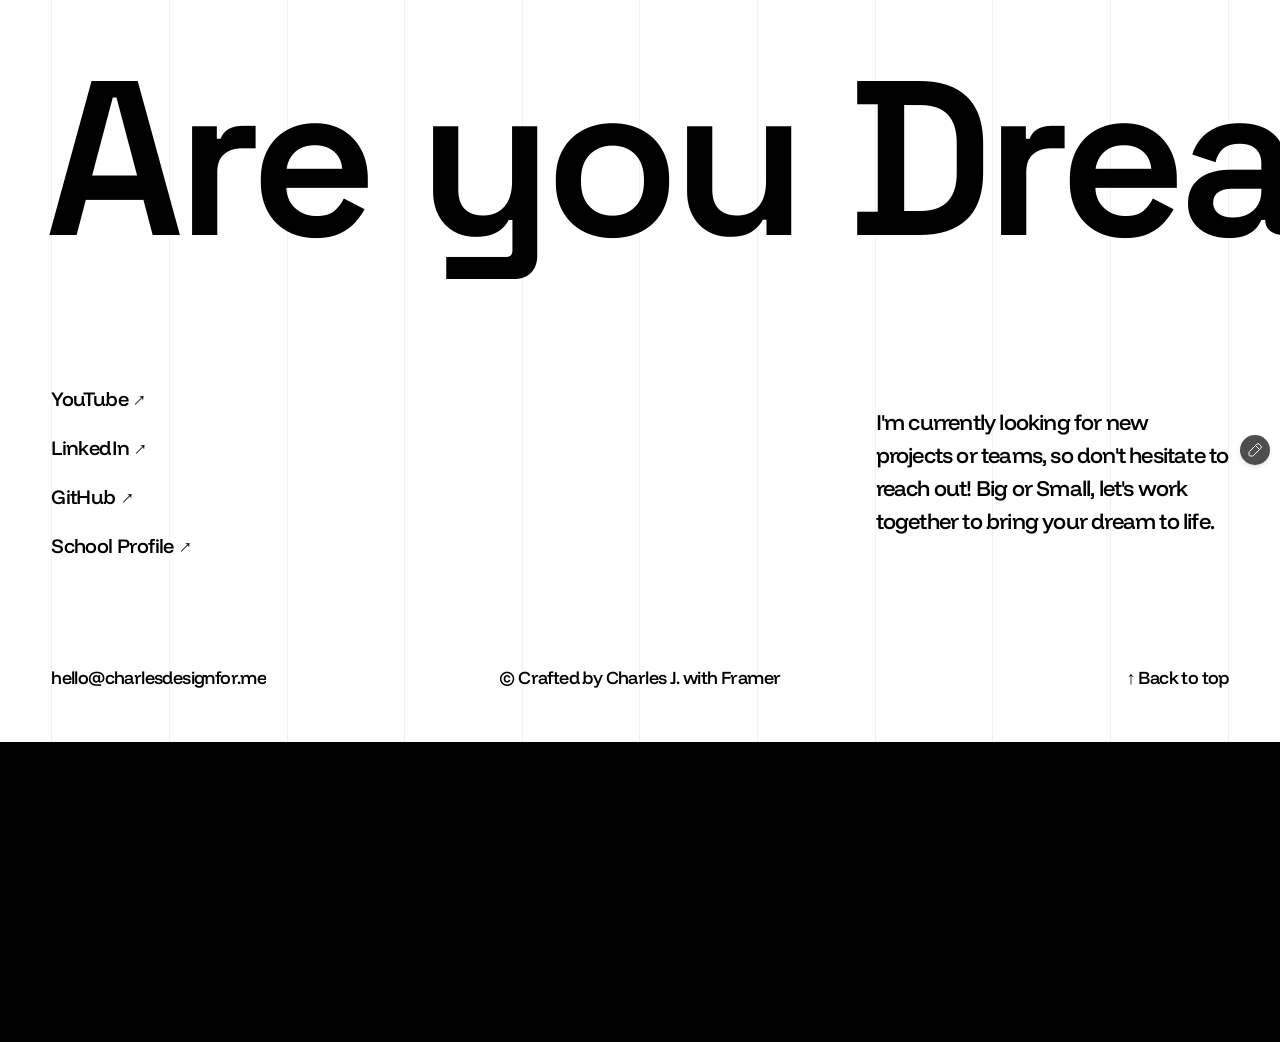
<file: enjoy/index.html>
<!DOCTYPE html>
<html lang="en-CA" class="lenis"><head>
<base href="/">
<link rel="stylesheet" href="/styles.css"><script>(function(){var f=window.fetch;window.fetch=function(u,o){if(typeof u==='string'&&u.includes('.framercms')){return f('/assets/cms/'+u.split('/').pop(),o);}return f(u,o);};})();</script>
    <meta charset="utf-8">
    
    
    <script>try{if(localStorage.get("__framer_force_showing_editorbar_since")){const n=document.createElement("link");n.rel = "modulepreload";n.href="https://framer.com/edit/init.mjs";document.head.appendChild(n)}}catch(e){}</script>
    <!-- Start of headStart -->
    
    <!-- End of headStart -->
    <meta name="viewport" content="width=device-width">
    <meta name="generator" content="Framer 269977d">
    <title>Charles Jackson | UX Design &amp; Research | Online Portfolio</title>
    <meta name="description" content="Recent Post-Gradutate from George Brown College's Interaction Design and Interactive Media Management Programs. Explore my UX portfolio with product design, strategy, and innovation for intuitive digital experiences.">
    <meta name="framer-search-index" content="https://framerusercontent.com/sites/66pNo7AYZRfZLN7dmnXi6g/searchIndex-VqxkTYJdfBTB.json">
    <meta name="framer-search-index-fallback" content="https://framerusercontent.com/sites/66pNo7AYZRfZLN7dmnXi6g/searchIndex-OYudaJ5yyp5c.json">
    <meta name="framer-html-plugin" content="disable">
    <link href="assets/images/image-extra-1.png" rel="icon" media="(prefers-color-scheme: light)">
    <link href="assets/images/image-extra-2.png" rel="icon" media="(prefers-color-scheme: dark)">
    <link rel="apple-touch-icon" href="assets/images/image-extra-3.png">
    <!-- Open Graph / Facebook -->
    <meta property="og:type" content="website">
    <meta property="og:title" content="Charles Jackson | UX Design &amp; Research | Online Portfolio">
    <meta property="og:description" content="Recent Post-Gradutate from George Brown College's Interaction Design and Interactive Media Management Programs. Explore my UX portfolio with product design, strategy, and innovation for intuitive digital experiences.">
    <meta property="og:image" content="assets/images/image-17.jpg">
    <!-- Twitter -->
    <meta name="twitter:card" content="summary_large_image">
    <meta name="twitter:title" content="Charles Jackson | UX Design &amp; Research | Online Portfolio">
    <meta name="twitter:description" content="Recent Post-Gradutate from George Brown College's Interaction Design and Interactive Media Management Programs. Explore my UX portfolio with product design, strategy, and innovation for intuitive digital experiences.">
    <meta name="twitter:image" content="assets/images/image-17.jpg">
    
    <!-- Global site tag (gtag.js) - Google Analytics -->
    
    <script>
      window.dataLayer = window.dataLayer || [];
      function gtag(){window.dataLayer.push(arguments);}
      gtag('js', new Date());
      gtag('config', 'G-RF8GM7ZSY5');
    </script>
    
    
    <link href="https://fonts.gstatic.com" rel="preconnect" crossorigin="">
    <link href="https://fonts.gstatic.com" rel="preconnect" crossorigin="">
    <meta name="robots" content="max-image-preview:large"><link rel="canonical" href="https://charlesdesignfor.me/enjoy"><meta property="og:url" content="https://charlesdesignfor.me/enjoy"><script>(()=>{function w(){let o=e=>{let t=new URL(e);return`${t.origin}${t.pathname}`.replace(/\/$/u,"")},i=e=>e.split("-")[0],u=window.location.hostname;function f(){let e=new Map;return document.querySelectorAll('link[rel="alternate"]').forEach(t=>{let n=t.getAttribute("hreflang"),r=t.getAttribute("href");!n||!r||n==="x-default"||new URL(r).hostname!==u||e.set(n,r)}),e}function g(e,t){let r=document.querySelector('link[rel="alternate"][hreflang="x-default"]')?.getAttribute("href");return r?t.get(e)===r:!1}function d(){try{let e=localStorage.getItem("preferredLocale");return e?[e,...navigator.languages]:navigator.languages}catch{return navigator.languages}}function l(e){o(window.location.href)!==o(e)&&window.location.replace(e+window.location.search+window.location.hash)}if(navigator.webdriver||/bot|-google|google-|yandex|ia_archiver|crawl|spider/i.test(navigator.userAgent))return;let c=document.documentElement.getAttribute("lang");if(!c)return;let a=f();if(g(c,a))for(let e of d()){let t=a.get(e);if(t){l(t);return}let n=i(e);for(let[r,s]of a.entries())if(i(r)===n){l(s);return}}}return w})()()</script><!-- Start of headEnd -->
    
    <!-- End of headEnd -->
<script src="chrome-extension://mppblpedoemekekejafmcopafmkagkic/injected.js"></script></head>
<body>
    
    <!-- Start of bodyStart -->
    
    <!-- End of bodyStart -->
    <div id="main" data-framer-hydrate-v2="{&quot;routeId&quot;:&quot;hv5SqOw_t&quot;,&quot;localeId&quot;:&quot;default&quot;,&quot;pathVariables&quot;:{&quot;bLIQBTiry&quot;:&quot;enjoy&quot;},&quot;breakpoints&quot;:[{&quot;hash&quot;:&quot;kld49a&quot;,&quot;mediaQuery&quot;:&quot;(min-width: 1440px)&quot;},{&quot;hash&quot;:&quot;pa5ok1&quot;,&quot;mediaQuery&quot;:&quot;(min-width: 1025px) and (max-width: 1439.98px)&quot;},{&quot;hash&quot;:&quot;xi732f&quot;,&quot;mediaQuery&quot;:&quot;(min-width: 700px) and (max-width: 1024.98px)&quot;},{&quot;hash&quot;:&quot;1qo9b1v&quot;,&quot;mediaQuery&quot;:&quot;(max-width: 699.98px)&quot;}]}" data-framer-ssr-released-at="2025-10-20T15:49:52.476Z" data-framer-page-optimized-at="2025-10-21T03:22:45.464Z" data-framer-generated-page=""><!--$--><div data-framer-root="" class="framer-uZEyV framer-7sUwY framer-YyU8j framer-Y0So7 framer-t8cfh framer-gv4gE framer-Z4dBb framer-kld49a" data-framer-cursor="o4a4ia" style="min-height:100vh;width:auto"><!--$--><div class="framer-p0r6kv-container" style="will-change:transform;opacity:1;transform:none"><div class="ssr-variant hidden-1qo9b1v hidden-kld49a hidden-xi732f"><nav class="framer-1C3M9 framer-f3Al3 framer-5yXB9 framer-UMRVF framer-1laz78i framer-v-16d6pkn" data-framer-name="M" style="background-color: var(--token-b988cbfe-ec0d-40b2-b684-cfe47edca353, rgb(241, 239, 236)); width: 100%; opacity: 1;"><div class="framer-z45dfh-container" style="opacity:0.05"><div class="framer-gThQ0 framer-bbeex8 framer-v-bbeex8" data-framer-name="L" style="height: 100%; width: 100%; opacity: 1;"><div class="framer-1f5o18n" data-framer-name="Wrapper" style="opacity: 1;"><div class="framer-uzkfua" data-framer-name="Line" style="background-color: var(--token-9de46952-95e8-4761-8aa9-f667c662063c, rgb(21, 21, 21)); opacity: 1;"></div><div class="framer-hbi1fv" data-framer-name="Line" style="background-color: var(--token-9de46952-95e8-4761-8aa9-f667c662063c, rgb(21, 21, 21)); opacity: 1;"></div><div class="framer-15jaslt" data-framer-name="Line" style="background-color: var(--token-9de46952-95e8-4761-8aa9-f667c662063c, rgb(21, 21, 21)); opacity: 1;"></div><div class="framer-gmlmuz" data-framer-name="Line" style="background-color: var(--token-9de46952-95e8-4761-8aa9-f667c662063c, rgb(21, 21, 21)); opacity: 1;"></div><div class="framer-1qs17t7" data-framer-name="Line" style="background-color: var(--token-9de46952-95e8-4761-8aa9-f667c662063c, rgb(21, 21, 21)); opacity: 1;"></div><div class="framer-1xf9s77" data-framer-name="Line" style="background-color: var(--token-9de46952-95e8-4761-8aa9-f667c662063c, rgb(21, 21, 21)); opacity: 1;"></div><div class="framer-1uva3mb" data-framer-name="Line" style="background-color: var(--token-9de46952-95e8-4761-8aa9-f667c662063c, rgb(21, 21, 21)); opacity: 1;"></div><div class="framer-11o2dee" data-framer-name="Line" style="background-color: var(--token-9de46952-95e8-4761-8aa9-f667c662063c, rgb(21, 21, 21)); opacity: 1;"></div><div class="framer-k2ruyk" data-framer-name="Line" style="background-color: var(--token-9de46952-95e8-4761-8aa9-f667c662063c, rgb(21, 21, 21)); opacity: 1;"></div><div class="framer-1g3876p" data-framer-name="Line" style="background-color: var(--token-9de46952-95e8-4761-8aa9-f667c662063c, rgb(21, 21, 21)); opacity: 1;"></div><div class="framer-uyk5hj" data-framer-name="Line" style="background-color: var(--token-9de46952-95e8-4761-8aa9-f667c662063c, rgb(21, 21, 21)); opacity: 1;"></div></div></div></div><div class="framer-1luufln" data-framer-name="Wrapper" style="opacity: 1;"><div class="framer-1f6s21n" style="opacity: 1;"><!--$--><a class="framer-12fvxuo framer-tng7fh" data-framer-cursor="mvqn4g" data-framer-name="Name" href="./" style="opacity: 1;"><div class="framer-1u5ecy7" data-framer-appear-id="1u5ecy7" data-framer-name="Text" data-framer-component-type="RichTextContainer" style="will-change: transform; opacity: 0.0027923; transform: translateY(19.9641px);"><p class="framer-text framer-styles-preset-1sddvu8" data-styles-preset="ygAa8w5Bo">Charles Jackson</p></div></a><!--/$--><div class="framer-1ey3ckt" data-framer-name="Links" style="opacity: 1;"><div class="framer-10lyrh0-container" data-framer-appear-id="10lyrh0" data-framer-cursor="mvqn4g" style="will-change:transform;opacity:0.001;transform:translateY(10px)"><!--$--><a class="framer-eJDgx framer-5yXB9 framer-isa6aq framer-v-isa6aq framer-c24kpg" data-framer-name="Link (S)" data-highlight="true" href="./#about" tabindex="0" style="opacity: 1;"><div class="framer-1olq9qs" data-framer-name="Label" data-framer-component-type="RichTextContainer" style="--extracted-r6o4lv: var(--variable-reference-WsVOtsD5e-Pn9OB8pj9); --variable-reference-WsVOtsD5e-Pn9OB8pj9: var(--token-9de46952-95e8-4761-8aa9-f667c662063c, rgb(21, 21, 21)); transform: none; opacity: 1;"><p class="framer-text framer-styles-preset-1dkhmep" data-styles-preset="p9xRym43U" style="--framer-text-color:var(--extracted-r6o4lv, var(--variable-reference-WsVOtsD5e-Pn9OB8pj9))">About</p></div><div class="framer-7olwjf" data-framer-name="Line" style="background-color: var(--token-9de46952-95e8-4761-8aa9-f667c662063c, rgb(21, 21, 21)); opacity: 1;"></div></a><!--/$--></div><div class="framer-chfo71-container" data-framer-appear-id="chfo71" data-framer-cursor="mvqn4g" style="will-change:transform;opacity:0.001;transform:translateY(10px)"><!--$--><a class="framer-eJDgx framer-5yXB9 framer-isa6aq framer-v-isa6aq framer-c24kpg" data-framer-name="Link (S)" data-highlight="true" href="./#work" tabindex="0" style="opacity: 1;"><div class="framer-1olq9qs" data-framer-name="Label" data-framer-component-type="RichTextContainer" style="--extracted-r6o4lv: var(--variable-reference-WsVOtsD5e-Pn9OB8pj9); --variable-reference-WsVOtsD5e-Pn9OB8pj9: var(--token-9de46952-95e8-4761-8aa9-f667c662063c, rgb(21, 21, 21)); transform: none; opacity: 1;"><p class="framer-text framer-styles-preset-1dkhmep" data-styles-preset="p9xRym43U" style="--framer-text-color:var(--extracted-r6o4lv, var(--variable-reference-WsVOtsD5e-Pn9OB8pj9))">Case Studies</p></div><div class="framer-7olwjf" data-framer-name="Line" style="background-color: var(--token-9de46952-95e8-4761-8aa9-f667c662063c, rgb(21, 21, 21)); opacity: 1;"></div></a><!--/$--></div><!--$--><div class="framer-1kuwln3-container" data-framer-appear-id="1kuwln3" data-framer-cursor="mvqn4g" style="will-change:transform;opacity:0.001;transform:translateY(10px)"><!--$--><a class="framer-eJDgx framer-5yXB9 framer-isa6aq framer-v-isa6aq framer-c24kpg" data-framer-name="Link (S)" data-highlight="true" href="./contact" tabindex="0" style="opacity: 1;"><div class="framer-1olq9qs" data-framer-name="Label" data-framer-component-type="RichTextContainer" style="--extracted-r6o4lv: var(--variable-reference-WsVOtsD5e-Pn9OB8pj9); --variable-reference-WsVOtsD5e-Pn9OB8pj9: var(--token-9de46952-95e8-4761-8aa9-f667c662063c, rgb(21, 21, 21)); transform: none; opacity: 1;"><p class="framer-text framer-styles-preset-1dkhmep" data-styles-preset="p9xRym43U" style="--framer-text-color:var(--extracted-r6o4lv, var(--variable-reference-WsVOtsD5e-Pn9OB8pj9))">Contact</p></div><div class="framer-7olwjf" data-framer-name="Line" style="background-color: var(--token-9de46952-95e8-4761-8aa9-f667c662063c, rgb(21, 21, 21)); opacity: 1;"></div></a><!--/$--></div><!--/$--></div><div class="framer-1y62ftj" data-framer-name="Info" style="opacity: 1;"><div class="framer-gjrvyn" data-framer-appear-id="gjrvyn" data-framer-name="Text" data-framer-component-type="RichTextContainer" style="--framer-link-text-color:rgb(0, 153, 255);--framer-link-text-decoration:underline;will-change:transform;opacity:0.001;transform:translateY(10px)"><p class="framer-text framer-styles-preset-1dkhmep" data-styles-preset="p9xRym43U">Toronto</p></div><div class="framer-11f5jx5" data-framer-appear-id="11f5jx5" data-framer-name="Text" data-framer-component-type="RichTextContainer" style="--framer-link-text-color:rgb(0, 153, 255);--framer-link-text-decoration:underline;will-change:transform;opacity:0.001;transform:translateY(10px)"><p class="framer-text framer-styles-preset-19ichoq" data-styles-preset="JYUHZEC4N">*</p></div><div class="framer-1het669-container" data-framer-appear-id="1het669" style="will-change:transform;opacity:0.001;transform:translateY(10px)"><!--$--><p style="margin: 0px; padding: 0px; color: var(--token-9de46952-95e8-4761-8aa9-f667c662063c, rgb(21, 21, 21)); font-family: &quot;Space Grotesk&quot;, &quot;Space Grotesk Placeholder&quot;, sans-serif; font-weight: 500; font-size: 18px; line-height: 1.5em; visibility: visible; font-style: normal; letter-spacing: -0.4px; font-variant-numeric: normal; white-space: nowrap;">03:35</p><!--/$--></div></div></div><div class="framer-yvcps5" data-framer-appear-id="yvcps5" data-framer-name="Line" style="background-color: var(--token-9de46952-95e8-4761-8aa9-f667c662063c, rgb(21, 21, 21)); will-change: transform; opacity: 1; transform: translateX(-1298.87px);"></div></div></nav></div></div><!--/$--><header class="framer-dzq5h" data-framer-name="Header" id="hero"><div class="framer-d87nee-container"><div class="ssr-variant hidden-1qo9b1v hidden-xi732f"><div class="framer-gThQ0 framer-bbeex8 framer-v-bbeex8" data-framer-name="L" style="height: 100%; width: 100%; opacity: 1;"><div class="framer-1f5o18n" data-framer-name="Wrapper" style="opacity: 1;"><div class="framer-uzkfua" data-framer-name="Line" style="background-color: var(--token-9de46952-95e8-4761-8aa9-f667c662063c, rgb(21, 21, 21)); opacity: 1;"></div><div class="framer-hbi1fv" data-framer-name="Line" style="background-color: var(--token-9de46952-95e8-4761-8aa9-f667c662063c, rgb(21, 21, 21)); opacity: 1;"></div><div class="framer-15jaslt" data-framer-name="Line" style="background-color: var(--token-9de46952-95e8-4761-8aa9-f667c662063c, rgb(21, 21, 21)); opacity: 1;"></div><div class="framer-gmlmuz" data-framer-name="Line" style="background-color: var(--token-9de46952-95e8-4761-8aa9-f667c662063c, rgb(21, 21, 21)); opacity: 1;"></div><div class="framer-1qs17t7" data-framer-name="Line" style="background-color: var(--token-9de46952-95e8-4761-8aa9-f667c662063c, rgb(21, 21, 21)); opacity: 1;"></div><div class="framer-1xf9s77" data-framer-name="Line" style="background-color: var(--token-9de46952-95e8-4761-8aa9-f667c662063c, rgb(21, 21, 21)); opacity: 1;"></div><div class="framer-1uva3mb" data-framer-name="Line" style="background-color: var(--token-9de46952-95e8-4761-8aa9-f667c662063c, rgb(21, 21, 21)); opacity: 1;"></div><div class="framer-11o2dee" data-framer-name="Line" style="background-color: var(--token-9de46952-95e8-4761-8aa9-f667c662063c, rgb(21, 21, 21)); opacity: 1;"></div><div class="framer-k2ruyk" data-framer-name="Line" style="background-color: var(--token-9de46952-95e8-4761-8aa9-f667c662063c, rgb(21, 21, 21)); opacity: 1;"></div><div class="framer-1g3876p" data-framer-name="Line" style="background-color: var(--token-9de46952-95e8-4761-8aa9-f667c662063c, rgb(21, 21, 21)); opacity: 1;"></div><div class="framer-uyk5hj" data-framer-name="Line" style="background-color: var(--token-9de46952-95e8-4761-8aa9-f667c662063c, rgb(21, 21, 21)); opacity: 1;"></div></div></div></div></div><div class="framer-17l93w9" data-framer-name="Wrapper"><div class="framer-1fxuifb" data-framer-name="Text"><div class="framer-19su59o" data-framer-name="Title"><div class="ssr-variant hidden-1qo9b1v hidden-xi732f"><div class="framer-1agfio7" data-framer-appear-id="1agfio7" data-framer-name="Title" data-framer-component-type="RichTextContainer" style="opacity: 0.001; transform: translateY(40px); will-change: transform;"><h1 class="framer-text framer-styles-preset-1ws4j9p" data-styles-preset="NwIZMsWsS">Student Enjoyment</h1></div></div></div><div class="framer-c1su3v" data-framer-name="Text"><div class="ssr-variant hidden-1qo9b1v hidden-xi732f"><div class="framer-z3x0td" data-framer-appear-id="z3x0td" data-framer-name="Title" data-framer-component-type="RichTextContainer" style="opacity: 0.001; transform: translateY(40px); will-change: transform;"><p class="framer-text framer-styles-preset-sfc9sw" data-styles-preset="lnBkNhncs">From Pitch to Execution, A Project to Improve Student Enjoyment on Campus</p></div></div></div></div><div class="framer-1h8j7s9"><div class="framer-1bym4au" data-framer-name="Line"></div><div class="framer-yjimic" data-framer-name="Link"><!--$--><div class="ssr-variant hidden-1qo9b1v"><div class="framer-17t2ucd-container" data-framer-appear-id="17t2ucd" data-framer-cursor="mvqn4g" style="opacity: 0.001; transform: translateY(20px); will-change: transform;"><!--$--><a class="framer-iipEy framer-6LSnZ framer-1bk9t87 framer-v-1bk9t87 framer-p7o4sg" data-framer-name="Link (L)" data-highlight="true" href="https://www.figma.com/deck/mSc8VyWjXsqEIgBlR1EBXi/SOD-Social-Committee-Slide-Deck?node-id=2001-25&amp;t=rtL9tTwdgIEbEf7s-12" target="_blank" rel="noopener" style="opacity: 1;"><div class="framer-1kq8zme" data-framer-name="Label" data-framer-component-type="RichTextContainer" style="--extracted-r6o4lv: var(--variable-reference-WsVOtsD5e-j22mTPzNd); --variable-reference-WsVOtsD5e-j22mTPzNd: var(--token-9de46952-95e8-4761-8aa9-f667c662063c, rgb(21, 21, 21)); transform: none; opacity: 1;"><p class="framer-text framer-styles-preset-1ojhyqw" data-styles-preset="Y_wgLR1zP" style="--framer-text-color:var(--extracted-r6o4lv, var(--variable-reference-WsVOtsD5e-j22mTPzNd))">View Slide Deck</p></div><div class="framer-od9h91" data-framer-name="Label" data-framer-component-type="RichTextContainer" style="justify-content: center; --extracted-r6o4lv: var(--variable-reference-WsVOtsD5e-j22mTPzNd); --variable-reference-WsVOtsD5e-j22mTPzNd: var(--token-9de46952-95e8-4761-8aa9-f667c662063c, rgb(21, 21, 21)); transform: rotate(45deg); opacity: 1;"><p class="framer-text framer-styles-preset-1ojhyqw" data-styles-preset="Y_wgLR1zP" style="--framer-text-color:var(--extracted-r6o4lv, var(--variable-reference-WsVOtsD5e-j22mTPzNd))">↑</p></div><div class="framer-18k5dre" data-framer-name="Line" style="background-color: var(--token-9de46952-95e8-4761-8aa9-f667c662063c, rgb(21, 21, 21)); opacity: 1;"></div></a><!--/$--></div></div><!--/$--></div></div></div></header><section class="framer-1t0jl8h" data-framer-name="Project Details"><div class="ssr-variant hidden-1qo9b1v hidden-xi732f"><div class="framer-19iyrz-container"><div class="framer-gThQ0 framer-bbeex8 framer-v-bbeex8" data-framer-name="L" style="height: 100%; width: 100%; opacity: 1;"><div class="framer-1f5o18n" data-framer-name="Wrapper" style="opacity: 1;"><div class="framer-uzkfua" data-framer-name="Line" style="background-color: var(--token-9de46952-95e8-4761-8aa9-f667c662063c, rgb(21, 21, 21)); opacity: 1;"></div><div class="framer-hbi1fv" data-framer-name="Line" style="background-color: var(--token-9de46952-95e8-4761-8aa9-f667c662063c, rgb(21, 21, 21)); opacity: 1;"></div><div class="framer-15jaslt" data-framer-name="Line" style="background-color: var(--token-9de46952-95e8-4761-8aa9-f667c662063c, rgb(21, 21, 21)); opacity: 1;"></div><div class="framer-gmlmuz" data-framer-name="Line" style="background-color: var(--token-9de46952-95e8-4761-8aa9-f667c662063c, rgb(21, 21, 21)); opacity: 1;"></div><div class="framer-1qs17t7" data-framer-name="Line" style="background-color: var(--token-9de46952-95e8-4761-8aa9-f667c662063c, rgb(21, 21, 21)); opacity: 1;"></div><div class="framer-1xf9s77" data-framer-name="Line" style="background-color: var(--token-9de46952-95e8-4761-8aa9-f667c662063c, rgb(21, 21, 21)); opacity: 1;"></div><div class="framer-1uva3mb" data-framer-name="Line" style="background-color: var(--token-9de46952-95e8-4761-8aa9-f667c662063c, rgb(21, 21, 21)); opacity: 1;"></div><div class="framer-11o2dee" data-framer-name="Line" style="background-color: var(--token-9de46952-95e8-4761-8aa9-f667c662063c, rgb(21, 21, 21)); opacity: 1;"></div><div class="framer-k2ruyk" data-framer-name="Line" style="background-color: var(--token-9de46952-95e8-4761-8aa9-f667c662063c, rgb(21, 21, 21)); opacity: 1;"></div><div class="framer-1g3876p" data-framer-name="Line" style="background-color: var(--token-9de46952-95e8-4761-8aa9-f667c662063c, rgb(21, 21, 21)); opacity: 1;"></div><div class="framer-uyk5hj" data-framer-name="Line" style="background-color: var(--token-9de46952-95e8-4761-8aa9-f667c662063c, rgb(21, 21, 21)); opacity: 1;"></div></div></div></div></div><div class="framer-13ijjwa" data-framer-name="Details"><section class="framer-1iflbj5" data-framer-name="Section"><div class="framer-15uc5bb" data-framer-name="Image"><div class="ssr-variant hidden-1qo9b1v"><div class="framer-1ij5o9s" data-framer-name="Image" style="will-change:transform;opacity:1;transform:none"><div style="position:absolute;border-radius:inherit;top:0;right:0;bottom:0;left:0" data-framer-background-image-wrapper="true"><img decoding="auto" width="4032" height="2268" sizes="calc(100vw * 1.012)" srcset="assets/images/image-15.jpg 512w,assets/images/image-14.jpg 1024w,assets/images/image-16.jpg 2048w,assets/images/image-17.jpg 4032w" src="assets/images/image-17.jpg" alt="" style="display:block;width:100%;height:100%;border-radius:inherit;object-position:center;object-fit:cover"></div></div></div></div><div class="framer-1togex1" data-framer-name="Wrapper" id="info"><div class="framer-mkdh1m" data-framer-name="Content"><div class="framer-tofffk" data-framer-name="Text"><div class="framer-2ujler" data-framer-name="Text" data-framer-component-type="RichTextContainer" style="will-change:transform;opacity:0;transform:perspective(1200px) translateY(40px)"><p class="framer-text framer-styles-preset-sfc9sw" data-styles-preset="lnBkNhncs">While on the Student Comittee at George Brown College, I took lead of the Student Enjoyment group and and helped my team produce a series of pitches for the School with the focus being improving "on campus" enjoyment at the new building on the Waterfront. The goal for my pitch was balancing something that would get approved and completed with something that other students would actually use.</p></div></div><div class="framer-13212wa" data-framer-name="Details"><div class="framer-cwwrjn"><div class="framer-9z03a" data-framer-name="Item"><div class="framer-1h17pn9" style="will-change:transform;opacity:0;transform:perspective(1200px) translateY(20px)"><div class="framer-zjkjhh" data-framer-name="Text" data-framer-component-type="RichTextContainer" style="transform:none"><p class="framer-text framer-styles-preset-1szgzq8" data-styles-preset="DpzRqwcmz">Reference Client:</p></div><div class="framer-1h4zchw" data-framer-name="Text" data-framer-component-type="RichTextContainer" style="transform:none"><p class="framer-text framer-styles-preset-1szgzq8" data-styles-preset="DpzRqwcmz">George Brown College</p></div></div><div class="framer-1dnff6r" data-framer-name="Line" style="will-change:transform;opacity:0;transform:translateY(10px)"></div></div><div class="framer-w5q61z" data-framer-name="Item"><div class="framer-14spxy5" style="will-change:transform;opacity:0;transform:perspective(1200px) translateY(20px)"><div class="framer-19uappz" data-framer-name="Text" data-framer-component-type="RichTextContainer" style="transform:none"><p class="framer-text framer-styles-preset-1szgzq8" data-styles-preset="DpzRqwcmz">My Role:</p></div><div class="framer-rjy4jf" data-framer-name="Text" data-framer-component-type="RichTextContainer" style="transform:none"><p class="framer-text framer-styles-preset-1szgzq8" data-styles-preset="DpzRqwcmz">Team Lead</p></div></div><div class="framer-oznp66" data-framer-name="Line" style="will-change:transform;opacity:0;transform:translateY(10px)"></div></div><div class="framer-3fzh74" data-framer-name="Item"><div class="framer-1i1wlx1" style="will-change:transform;opacity:0;transform:perspective(1200px) translateY(20px)"><div class="framer-x00xyg" data-framer-name="Text" data-framer-component-type="RichTextContainer" style="transform:none"><p class="framer-text framer-styles-preset-1szgzq8" data-styles-preset="DpzRqwcmz">Year:</p></div><div class="framer-u3y8vs" data-framer-name="Text" data-framer-component-type="RichTextContainer" style="transform:none"><p class="framer-text framer-styles-preset-1szgzq8" data-styles-preset="DpzRqwcmz">2025</p></div></div><div class="framer-3v6ht5" data-framer-name="Line" style="will-change:transform;opacity:0;transform:translateY(10px)"></div></div><div class="framer-dzw9q7" data-framer-name="Item"><div class="framer-1atbxh4" style="will-change:transform;opacity:0;transform:perspective(1200px) translateY(20px)"><div class="framer-h4d1o8" data-framer-name="Text" data-framer-component-type="RichTextContainer" style="transform:none"><p class="framer-text framer-styles-preset-1szgzq8" data-styles-preset="DpzRqwcmz">Service Provided:</p></div><div class="framer-u4bskb" data-framer-name="Text" data-framer-component-type="RichTextContainer" style="transform:none"><p class="framer-text framer-styles-preset-1szgzq8" data-styles-preset="DpzRqwcmz">Research, Graphic Design</p></div></div></div></div></div></div><div class="framer-1ahh3uc" data-framer-name="Wrapper"><div class="framer-t798c"><div class="framer-xuzpco-container"><!--$--><article style="position:relative;width:100%;height:100%;border-radius:0px 0px 0px 0px;transform:unset;cursor:pointer;overflow:hidden" role="presentation"><link rel="preconnect" href="https://i.ytimg.com"><img decoding="async" src="assets/images/wrapper-5-3.webp" style="position:absolute;top:0;left:0;height:100%;width:100%;object-fit:cover"><iframe loading="lazy" style="position:absolute;top:0;left:0;height:100%;width:100%;display:none" title="Youtube Video" allow="presentation; fullscreen; accelerometer; autoplay; encrypted-media; gyroscope; picture-in-picture" src="https://www.youtube.com/embed/-T5jwA7zPQ4?iv_load_policy=3&amp;rel=0&amp;modestbranding=1&amp;playsinline=1&amp;autoplay=0" frameborder="0"></iframe><button aria-label="Play" style="position:absolute;top:50%;left:50%;transform:translate(-50%, -50%);width:68px;height:48px;padding:0;border:none;background:transparent;cursor:pointer"><svg height="100%" version="1.1" viewBox="0 0 68 48" width="100%"><path d="M66.52,7.74c-0.78-2.93-2.49-5.41-5.42-6.19C55.79,.13,34,0,34,0S12.21,.13,6.9,1.55 C3.97,2.33,2.27,4.81,1.48,7.74C0.06,13.05,0,24,0,24s0.06,10.95,1.48,16.26c0.78,2.93,2.49,5.41,5.42,6.19 C12.21,47.87,34,48,34,48s21.79-0.13,27.1-1.55c2.93-0.78,4.64-3.26,5.42-6.19C67.94,34.95,68,24,68,24S67.94,13.05,66.52,7.74z" fill="#212121" fill-opacity="0.8" style="transition:fill .1s cubic-bezier(0.4, 0, 1, 1), fill-opacity .1s cubic-bezier(0.4, 0, 1, 1)"></path><path d="M 45,24 27,14 27,34" fill="#fff"></path></svg></button></article><!--/$--></div></div></div></div></section></div><section class="framer-1cizebc" data-framer-name="Images"><div class="framer-1u0k4yy" data-framer-name="Wrapper"><div class="framer-1o5e7mw" data-framer-name="Image"><div class="ssr-variant hidden-1qo9b1v hidden-xi732f"><div class="framer-1rbiu3l" data-framer-name="Image" style="will-change: transform; visibility: initial; opacity: 1; transform: translateY(-448.95px);"><div style="position:absolute;border-radius:inherit;top:0;right:0;bottom:0;left:0" data-framer-background-image-wrapper="true"><img decoding="async" loading="lazy" width="1920" height="1080" sizes="calc(100vw * 1.0014)" srcset="assets/images/image-of-slide-from-full-slide-deck-3.png 512w,assets/images/image-of-slide-from-full-slide-deck-4.png 1024w,assets/images/image-of-slide-from-full-slide-deck-2.png 1920w" src="assets/images/image-of-slide-from-full-slide-deck-2.png" alt="image of slide from full slide deck" style="display:block;width:100%;height:100%;border-radius:inherit;object-position:center;object-fit:cover"></div></div></div></div><div class="framer-1x6x2m1" data-framer-name="Image"><div class="ssr-variant hidden-1qo9b1v hidden-xi732f"><div class="framer-w7l7qo" data-framer-name="Image" style="will-change: transform; visibility: initial; opacity: 1; transform: translateY(-585.75px);"><div style="position:absolute;border-radius:inherit;top:0;right:0;bottom:0;left:0" data-framer-background-image-wrapper="true"><img decoding="async" loading="lazy" width="5712" height="3213" sizes="100vw" srcset="assets/images/looking-at-video-game-setup-through-plastic-window-2.jpg 512w,assets/images/looking-at-video-game-setup-through-plastic-window-3.jpg 1024w,assets/images/looking-at-video-game-setup-through-plastic-window-4.jpg 2048w,assets/images/looking-at-video-game-setup-through-plastic-window-5.jpg 4096w,assets/images/looking-at-video-game-setup-through-plastic-window-1.jpg 5712w" src="assets/images/looking-at-video-game-setup-through-plastic-window-1.jpg" alt="looking at video game setup through plastic window with orange sticky note" style="display:block;width:100%;height:100%;border-radius:inherit;object-position:center;object-fit:cover"></div></div></div></div><div class="framer-2kom3r" data-framer-name="Image"><div class="ssr-variant hidden-1qo9b1v"><div class="framer-19k67ef" data-framer-name="Image" style="will-change: transform; visibility: initial; opacity: 1; transform: translateY(-717.3px);"><div style="position:absolute;border-radius:inherit;top:0;right:0;bottom:0;left:0" data-framer-background-image-wrapper="true"><img decoding="async" loading="lazy" width="4032" height="2268" sizes="100vw" srcset="assets/images/side-view-of-gaming-area-at-gbc-waterfront-2.jpg 512w,assets/images/side-view-of-gaming-area-at-gbc-waterfront-3.jpg 1024w,assets/images/side-view-of-gaming-area-at-gbc-waterfront-4.jpg 2048w,assets/images/side-view-of-gaming-area-at-gbc-waterfront-1.jpg 4032w" src="assets/images/side-view-of-gaming-area-at-gbc-waterfront-1.jpg" alt="side view of gaming area at GBC waterfront" style="display:block;width:100%;height:100%;border-radius:inherit;object-position:center;object-fit:cover"></div></div></div></div><div class="framer-1v6pvcf" data-framer-name="Image"><div class="ssr-variant hidden-1qo9b1v"><div class="framer-p7p0ix" data-framer-name="Image" style="will-change: transform; visibility: initial; opacity: 1; transform: translateY(-853.5px);"><div style="position:absolute;border-radius:inherit;top:0;right:0;bottom:0;left:0" data-framer-background-image-wrapper="true"><img decoding="async" loading="lazy" width="4032" height="2268" sizes="100vw" srcset="assets/images/xbox-controllers-on-desk-infront-of-tv-2.jpg 512w,assets/images/xbox-controllers-on-desk-infront-of-tv-3.jpg 1024w,assets/images/xbox-controllers-on-desk-infront-of-tv-4.jpg 2048w,assets/images/xbox-controllers-on-desk-infront-of-tv-1.jpg 4032w" src="assets/images/xbox-controllers-on-desk-infront-of-tv-1.jpg" alt="xbox controllers on desk infront of TV" style="display:block;width:100%;height:100%;border-radius:inherit;object-position:center;object-fit:cover"></div></div></div></div><div class="framer-1dp1mhj" data-framer-name="Image"><div class="ssr-variant hidden-1qo9b1v"><div class="framer-lwyn5l" data-framer-name="Image" style="will-change: transform; visibility: initial; opacity: 1; transform: translateY(-987.6px);"><div style="position:absolute;border-radius:inherit;top:0;right:0;bottom:0;left:0" data-framer-background-image-wrapper="true"><img decoding="async" loading="lazy" width="2835" height="1701" sizes="100vw" srcset="assets/images/line-drawing-of-xbox-series-s-5.png 512w,assets/images/line-drawing-of-xbox-series-s-6.png 1024w,assets/images/line-drawing-of-xbox-series-s-7.png 2048w,assets/images/line-drawing-of-xbox-series-s-4.png 2835w" src="assets/images/line-drawing-of-xbox-series-s-4.png" alt="line drawing of xbox series s" style="display:block;width:100%;height:100%;border-radius:inherit;object-position:center;object-fit:cover"></div></div></div></div></div></section><section class="framer-1898lx1" data-framer-name="Section"><div class="framer-shz97n" data-framer-name="Wrapper"><div class="framer-tfb6" data-framer-name="Content"><div class="framer-1ugokco" data-framer-name="Title" data-framer-component-type="RichTextContainer" style="will-change:transform;opacity:0;transform:perspective(1200px) translateY(40px)"><p class="framer-text framer-styles-preset-sfc9sw">After the successful pitch of "Gaming Clubs" for people who aren't "Gamers", I was also asked to work with the Technology team at the college to come up with a solution for platform choice, security, but also student UX, and ensuring it would function the way students expect, while offering the ability to provide research and academic functions. The result was not only one of the fastest upticks in student usage for a new service, but an all in one Video Game System cart that allows the student to use where ever they want, with or without a screen, due to the included short throw projector.</p></div><div class="framer-1pnz4yn" data-framer-name="Link"><!--$--><div class="ssr-variant hidden-1qo9b1v hidden-xi732f"><div class="framer-tafbao-container" data-framer-appear-id="tafbao" data-framer-cursor="mvqn4g" style="opacity: 0.001; transform: translateY(20px); will-change: transform;"><!--$--><a class="framer-iipEy framer-6LSnZ framer-1bk9t87 framer-v-1bk9t87 framer-p7o4sg" data-framer-name="Link (L)" data-highlight="true" href="https://www.figma.com/deck/mSc8VyWjXsqEIgBlR1EBXi/SOD-Social-Committee-Slide-Deck?node-id=2001-25&amp;t=rtL9tTwdgIEbEf7s-12" target="_blank" rel="noopener" style="opacity: 1;"><div class="framer-1kq8zme" data-framer-name="Label" data-framer-component-type="RichTextContainer" style="--extracted-r6o4lv: var(--variable-reference-WsVOtsD5e-j22mTPzNd); --variable-reference-WsVOtsD5e-j22mTPzNd: var(--token-9de46952-95e8-4761-8aa9-f667c662063c, rgb(21, 21, 21)); transform: none; opacity: 1;"><p class="framer-text framer-styles-preset-1ojhyqw" data-styles-preset="Y_wgLR1zP" style="--framer-text-color:var(--extracted-r6o4lv, var(--variable-reference-WsVOtsD5e-j22mTPzNd))">View Full Slide Deck</p></div><div class="framer-od9h91" data-framer-name="Label" data-framer-component-type="RichTextContainer" style="justify-content: center; --extracted-r6o4lv: var(--variable-reference-WsVOtsD5e-j22mTPzNd); --variable-reference-WsVOtsD5e-j22mTPzNd: var(--token-9de46952-95e8-4761-8aa9-f667c662063c, rgb(21, 21, 21)); transform: rotate(45deg); opacity: 1;"><p class="framer-text framer-styles-preset-1ojhyqw" data-styles-preset="Y_wgLR1zP" style="--framer-text-color:var(--extracted-r6o4lv, var(--variable-reference-WsVOtsD5e-j22mTPzNd))">↑</p></div><div class="framer-18k5dre" data-framer-name="Line" style="background-color: var(--token-9de46952-95e8-4761-8aa9-f667c662063c, rgb(21, 21, 21)); opacity: 1;"></div></a><!--/$--></div></div><!--/$--></div></div></div></section></section><section class="framer-jjm6cq" data-framer-name="Next Project" id="next-project"><div class="ssr-variant hidden-1qo9b1v hidden-xi732f"><div class="framer-8jmxd5-container"><div class="framer-gThQ0 framer-bbeex8 framer-v-bbeex8" data-framer-name="L" style="height: 100%; width: 100%; opacity: 1;"><div class="framer-1f5o18n" data-framer-name="Wrapper" style="opacity: 1;"><div class="framer-uzkfua" data-framer-name="Line" style="background-color: var(--token-9de46952-95e8-4761-8aa9-f667c662063c, rgb(21, 21, 21)); opacity: 1;"></div><div class="framer-hbi1fv" data-framer-name="Line" style="background-color: var(--token-9de46952-95e8-4761-8aa9-f667c662063c, rgb(21, 21, 21)); opacity: 1;"></div><div class="framer-15jaslt" data-framer-name="Line" style="background-color: var(--token-9de46952-95e8-4761-8aa9-f667c662063c, rgb(21, 21, 21)); opacity: 1;"></div><div class="framer-gmlmuz" data-framer-name="Line" style="background-color: var(--token-9de46952-95e8-4761-8aa9-f667c662063c, rgb(21, 21, 21)); opacity: 1;"></div><div class="framer-1qs17t7" data-framer-name="Line" style="background-color: var(--token-9de46952-95e8-4761-8aa9-f667c662063c, rgb(21, 21, 21)); opacity: 1;"></div><div class="framer-1xf9s77" data-framer-name="Line" style="background-color: var(--token-9de46952-95e8-4761-8aa9-f667c662063c, rgb(21, 21, 21)); opacity: 1;"></div><div class="framer-1uva3mb" data-framer-name="Line" style="background-color: var(--token-9de46952-95e8-4761-8aa9-f667c662063c, rgb(21, 21, 21)); opacity: 1;"></div><div class="framer-11o2dee" data-framer-name="Line" style="background-color: var(--token-9de46952-95e8-4761-8aa9-f667c662063c, rgb(21, 21, 21)); opacity: 1;"></div><div class="framer-k2ruyk" data-framer-name="Line" style="background-color: var(--token-9de46952-95e8-4761-8aa9-f667c662063c, rgb(21, 21, 21)); opacity: 1;"></div><div class="framer-1g3876p" data-framer-name="Line" style="background-color: var(--token-9de46952-95e8-4761-8aa9-f667c662063c, rgb(21, 21, 21)); opacity: 1;"></div><div class="framer-uyk5hj" data-framer-name="Line" style="background-color: var(--token-9de46952-95e8-4761-8aa9-f667c662063c, rgb(21, 21, 21)); opacity: 1;"></div></div></div></div></div><div class="framer-1pksmxw" data-framer-name="Wrapper"><div class="framer-f6lkue" data-framer-name="Title"><div class="framer-sspnkc" data-framer-name="Text"><div class="ssr-variant hidden-1qo9b1v"><div class="framer-xtqzi0" data-framer-name="Title" data-framer-component-type="RichTextContainer" style="will-change:transform;opacity:0;transform:translateY(20px)"><h2 class="framer-text framer-styles-preset-1w2c4tm" data-styles-preset="VAtxt7p48">Next Project</h2></div></div></div><div class="ssr-variant hidden-1qo9b1v"><div class="framer-1lyhsmr" data-framer-name="Line" style="will-change:transform;opacity:1;transform:translateX(-1920px)"></div></div></div><div class="framer-148cfje"><!--$--><!--/$--></div></div></section><!--$--><div class="ssr-variant hidden-1qo9b1v hidden-xi732f"><div class="framer-1875al6-container" id="footer" style="will-change:transform;opacity:1;transform:translateY(-300px)"><div class="ssr-variant hidden-kld49a"><footer class="framer-DH9fs framer-Y0So7 framer-5yXB9 framer-1b1rsec framer-v-1benccc" data-framer-name="M" style="background-color: var(--token-9de46952-95e8-4761-8aa9-f667c662063c, rgb(21, 21, 21)); height: 100%; width: 100%; opacity: 1;"><div class="framer-vu7gk2-container" style="opacity:0.05"><div class="framer-gThQ0 framer-bbeex8 framer-v-bbeex8" data-framer-name="L" style="height: 100%; width: 100%; opacity: 1;"><div class="framer-1f5o18n" data-framer-name="Wrapper" style="opacity: 1;"><div class="framer-uzkfua" data-framer-name="Line" style="background-color: var(--token-b988cbfe-ec0d-40b2-b684-cfe47edca353, rgb(241, 239, 236)); opacity: 1;"></div><div class="framer-hbi1fv" data-framer-name="Line" style="background-color: var(--token-b988cbfe-ec0d-40b2-b684-cfe47edca353, rgb(241, 239, 236)); opacity: 1;"></div><div class="framer-15jaslt" data-framer-name="Line" style="background-color: var(--token-b988cbfe-ec0d-40b2-b684-cfe47edca353, rgb(241, 239, 236)); opacity: 1;"></div><div class="framer-gmlmuz" data-framer-name="Line" style="background-color: var(--token-b988cbfe-ec0d-40b2-b684-cfe47edca353, rgb(241, 239, 236)); opacity: 1;"></div><div class="framer-1qs17t7" data-framer-name="Line" style="background-color: var(--token-b988cbfe-ec0d-40b2-b684-cfe47edca353, rgb(241, 239, 236)); opacity: 1;"></div><div class="framer-1xf9s77" data-framer-name="Line" style="background-color: var(--token-b988cbfe-ec0d-40b2-b684-cfe47edca353, rgb(241, 239, 236)); opacity: 1;"></div><div class="framer-1uva3mb" data-framer-name="Line" style="background-color: var(--token-b988cbfe-ec0d-40b2-b684-cfe47edca353, rgb(241, 239, 236)); opacity: 1;"></div><div class="framer-11o2dee" data-framer-name="Line" style="background-color: var(--token-b988cbfe-ec0d-40b2-b684-cfe47edca353, rgb(241, 239, 236)); opacity: 1;"></div><div class="framer-k2ruyk" data-framer-name="Line" style="background-color: var(--token-b988cbfe-ec0d-40b2-b684-cfe47edca353, rgb(241, 239, 236)); opacity: 1;"></div><div class="framer-1g3876p" data-framer-name="Line" style="background-color: var(--token-b988cbfe-ec0d-40b2-b684-cfe47edca353, rgb(241, 239, 236)); opacity: 1;"></div><div class="framer-uyk5hj" data-framer-name="Line" style="background-color: var(--token-b988cbfe-ec0d-40b2-b684-cfe47edca353, rgb(241, 239, 236)); opacity: 1;"></div></div></div></div><div class="framer-128tn17" data-framer-name="Title" style="opacity: 1;"><div class="framer-1ihxo1e-container" data-framer-name="Ticket L" name="Ticket L" style="opacity: 1;"><!--$--><section style="display: flex; width: 100%; height: 100%; max-width: 100%; max-height: 100%; place-items: center; margin: 0px; padding: 0px; list-style-type: none; opacity: 1; overflow: hidden;"><ul style="display:flex;width:100%;height:100%;max-width:100%;max-height:100%;place-items:center;margin:0;padding:0;list-style-type:none;text-indent:none;gap:0;position:relative;flex-direction:row;will-change:auto;transform:translateX(-0px)"><li><div class="framer-1vi5ibt" data-framer-name="Title L" style="flex-shrink: 0; opacity: 1;"><div class="framer-135s6wc" data-framer-name="Title" data-framer-component-type="RichTextContainer" style="--extracted-tcooor: var(--token-b988cbfe-ec0d-40b2-b684-cfe47edca353, rgb(241, 239, 236)); transform: none; opacity: 1;"><div class="framer-text" style="--font-selector:R0Y7U3BhY2UgR3JvdGVzay02MDA=;--framer-font-family:&quot;Space Grotesk&quot;, &quot;Space Grotesk Placeholder&quot;, sans-serif;--framer-font-size:220px;--framer-font-weight:600;--framer-letter-spacing:-8px;--framer-text-color:var(--extracted-tcooor, var(--token-b988cbfe-ec0d-40b2-b684-cfe47edca353, rgb(241, 239, 236)))"> Are you Dreaming? </div></div></div></li><li aria-hidden="true"><div class="framer-1vi5ibt" data-framer-name="Title L" style="flex-shrink: 0; opacity: 1;"><div class="framer-135s6wc" data-framer-name="Title" data-framer-component-type="RichTextContainer" style="--extracted-tcooor: var(--token-b988cbfe-ec0d-40b2-b684-cfe47edca353, rgb(241, 239, 236)); transform: none; opacity: 1;"><div class="framer-text" style="--font-selector: R0Y7U3BhY2UgR3JvdGVzay02MDA=; --framer-font-family: &quot;Space Grotesk&quot;, &quot;Space Grotesk Placeholder&quot;, sans-serif; --framer-font-size: 220px; --framer-font-weight: 600; --framer-letter-spacing: -8px; --framer-text-color: var(--extracted-tcooor, var(--token-b988cbfe-ec0d-40b2-b684-cfe47edca353, rgb(241, 239, 236)));"> Are you Dreaming? </div></div></div></li><li aria-hidden="true"><div class="framer-1vi5ibt" data-framer-name="Title L" style="flex-shrink: 0; opacity: 1;"><div class="framer-135s6wc" data-framer-name="Title" data-framer-component-type="RichTextContainer" style="--extracted-tcooor: var(--token-b988cbfe-ec0d-40b2-b684-cfe47edca353, rgb(241, 239, 236)); transform: none; opacity: 1;"><div class="framer-text" style="--font-selector: R0Y7U3BhY2UgR3JvdGVzay02MDA=; --framer-font-family: &quot;Space Grotesk&quot;, &quot;Space Grotesk Placeholder&quot;, sans-serif; --framer-font-size: 220px; --framer-font-weight: 600; --framer-letter-spacing: -8px; --framer-text-color: var(--extracted-tcooor, var(--token-b988cbfe-ec0d-40b2-b684-cfe47edca353, rgb(241, 239, 236)));"> Are you Dreaming? </div></div></div></li></ul></section><!--/$--></div></div><div class="framer-1d86919" data-framer-name="Wrapper" style="opacity: 1;"><div class="framer-jq9jbl" data-framer-name="Top" style="opacity: 1;"><div class="framer-12iriam" data-framer-name="Social" style="opacity: 1;"><div class="framer-1i4iu42-container" data-framer-cursor="mvqn4g" style="opacity: 1;"><!--$--><a class="framer-iipEy framer-6LSnZ framer-1bk9t87 framer-v-1bk9t87 framer-p7o4sg" data-framer-name="Link (L)" data-highlight="true" href="https://www.youtube.com/@insertvideoshere" target="_blank" rel="noopener" style="opacity: 1;"><div class="framer-1kq8zme" data-framer-name="Label" data-framer-component-type="RichTextContainer" style="--extracted-r6o4lv: var(--variable-reference-WsVOtsD5e-j22mTPzNd); --variable-reference-WsVOtsD5e-j22mTPzNd: var(--token-b988cbfe-ec0d-40b2-b684-cfe47edca353, rgb(241, 239, 236)); transform: none; opacity: 1;"><p class="framer-text framer-styles-preset-1ojhyqw" data-styles-preset="Y_wgLR1zP" style="--framer-text-color:var(--extracted-r6o4lv, var(--variable-reference-WsVOtsD5e-j22mTPzNd))">YouTube</p></div><div class="framer-od9h91" data-framer-name="Label" data-framer-component-type="RichTextContainer" style="justify-content: center; --extracted-r6o4lv: var(--variable-reference-WsVOtsD5e-j22mTPzNd); --variable-reference-WsVOtsD5e-j22mTPzNd: var(--token-b988cbfe-ec0d-40b2-b684-cfe47edca353, rgb(241, 239, 236)); transform: rotate(45deg); opacity: 1;"><p class="framer-text framer-styles-preset-1ojhyqw" data-styles-preset="Y_wgLR1zP" style="--framer-text-color:var(--extracted-r6o4lv, var(--variable-reference-WsVOtsD5e-j22mTPzNd))">↑</p></div><div class="framer-18k5dre" data-framer-name="Line" style="background-color: var(--token-b988cbfe-ec0d-40b2-b684-cfe47edca353, rgb(241, 239, 236)); opacity: 1;"></div></a><!--/$--></div><div class="framer-1oaws18-container" data-framer-cursor="mvqn4g" style="opacity: 1;"><!--$--><a class="framer-iipEy framer-6LSnZ framer-1bk9t87 framer-v-1bk9t87 framer-p7o4sg" data-framer-name="Link (L)" data-highlight="true" href="https://www.linkedin.com/in/charlesajackson/" target="_blank" rel="noopener" style="opacity: 1;"><div class="framer-1kq8zme" data-framer-name="Label" data-framer-component-type="RichTextContainer" style="--extracted-r6o4lv: var(--variable-reference-WsVOtsD5e-j22mTPzNd); --variable-reference-WsVOtsD5e-j22mTPzNd: var(--token-b988cbfe-ec0d-40b2-b684-cfe47edca353, rgb(241, 239, 236)); transform: none; opacity: 1;"><p class="framer-text framer-styles-preset-1ojhyqw" data-styles-preset="Y_wgLR1zP" style="--framer-text-color:var(--extracted-r6o4lv, var(--variable-reference-WsVOtsD5e-j22mTPzNd))">LinkedIn</p></div><div class="framer-od9h91" data-framer-name="Label" data-framer-component-type="RichTextContainer" style="justify-content: center; --extracted-r6o4lv: var(--variable-reference-WsVOtsD5e-j22mTPzNd); --variable-reference-WsVOtsD5e-j22mTPzNd: var(--token-b988cbfe-ec0d-40b2-b684-cfe47edca353, rgb(241, 239, 236)); transform: rotate(45deg); opacity: 1;"><p class="framer-text framer-styles-preset-1ojhyqw" data-styles-preset="Y_wgLR1zP" style="--framer-text-color:var(--extracted-r6o4lv, var(--variable-reference-WsVOtsD5e-j22mTPzNd))">↑</p></div><div class="framer-18k5dre" data-framer-name="Line" style="background-color: var(--token-b988cbfe-ec0d-40b2-b684-cfe47edca353, rgb(241, 239, 236)); opacity: 1;"></div></a><!--/$--></div><div class="framer-hkh3zj-container" data-framer-cursor="mvqn4g" style="opacity: 1;"><!--$--><a class="framer-iipEy framer-6LSnZ framer-1bk9t87 framer-v-1bk9t87 framer-p7o4sg" data-framer-name="Link (L)" data-highlight="true" href="https://github.com/itimetravelwell" target="_blank" rel="noopener" style="opacity: 1;"><div class="framer-1kq8zme" data-framer-name="Label" data-framer-component-type="RichTextContainer" style="--extracted-r6o4lv: var(--variable-reference-WsVOtsD5e-j22mTPzNd); --variable-reference-WsVOtsD5e-j22mTPzNd: var(--token-b988cbfe-ec0d-40b2-b684-cfe47edca353, rgb(241, 239, 236)); transform: none; opacity: 1;"><p class="framer-text framer-styles-preset-1ojhyqw" data-styles-preset="Y_wgLR1zP" style="--framer-text-color:var(--extracted-r6o4lv, var(--variable-reference-WsVOtsD5e-j22mTPzNd))">GitHub</p></div><div class="framer-od9h91" data-framer-name="Label" data-framer-component-type="RichTextContainer" style="justify-content: center; --extracted-r6o4lv: var(--variable-reference-WsVOtsD5e-j22mTPzNd); --variable-reference-WsVOtsD5e-j22mTPzNd: var(--token-b988cbfe-ec0d-40b2-b684-cfe47edca353, rgb(241, 239, 236)); transform: rotate(45deg); opacity: 1;"><p class="framer-text framer-styles-preset-1ojhyqw" data-styles-preset="Y_wgLR1zP" style="--framer-text-color:var(--extracted-r6o4lv, var(--variable-reference-WsVOtsD5e-j22mTPzNd))">↑</p></div><div class="framer-18k5dre" data-framer-name="Line" style="background-color: var(--token-b988cbfe-ec0d-40b2-b684-cfe47edca353, rgb(241, 239, 236)); opacity: 1;"></div></a><!--/$--></div><div class="framer-zf5hjt-container" data-framer-cursor="mvqn4g" style="opacity: 1;"><!--$--><a class="framer-iipEy framer-6LSnZ framer-1bk9t87 framer-v-1bk9t87 framer-p7o4sg" data-framer-name="Link (L)" data-highlight="true" href="https://yes.schoolofdesign.ca/student?id=cm9fuppl2090t0716tao2v28z" target="_blank" rel="noopener" style="opacity: 1;"><div class="framer-1kq8zme" data-framer-name="Label" data-framer-component-type="RichTextContainer" style="--extracted-r6o4lv: var(--variable-reference-WsVOtsD5e-j22mTPzNd); --variable-reference-WsVOtsD5e-j22mTPzNd: var(--token-b988cbfe-ec0d-40b2-b684-cfe47edca353, rgb(241, 239, 236)); transform: none; opacity: 1;"><p class="framer-text framer-styles-preset-1ojhyqw" data-styles-preset="Y_wgLR1zP" style="--framer-text-color:var(--extracted-r6o4lv, var(--variable-reference-WsVOtsD5e-j22mTPzNd))">School Profile</p></div><div class="framer-od9h91" data-framer-name="Label" data-framer-component-type="RichTextContainer" style="justify-content: center; --extracted-r6o4lv: var(--variable-reference-WsVOtsD5e-j22mTPzNd); --variable-reference-WsVOtsD5e-j22mTPzNd: var(--token-b988cbfe-ec0d-40b2-b684-cfe47edca353, rgb(241, 239, 236)); transform: rotate(45deg); opacity: 1;"><p class="framer-text framer-styles-preset-1ojhyqw" data-styles-preset="Y_wgLR1zP" style="--framer-text-color:var(--extracted-r6o4lv, var(--variable-reference-WsVOtsD5e-j22mTPzNd))">↑</p></div><div class="framer-18k5dre" data-framer-name="Line" style="background-color: var(--token-b988cbfe-ec0d-40b2-b684-cfe47edca353, rgb(241, 239, 236)); opacity: 1;"></div></a><!--/$--></div></div><div class="framer-12e1a0g" data-framer-name="Info" style="opacity: 1;"><div class="framer-1tbna09" data-framer-name="Text" data-framer-component-type="RichTextContainer" style="--extracted-r6o4lv: var(--token-b988cbfe-ec0d-40b2-b684-cfe47edca353, rgb(241, 239, 236)); transform: none; opacity: 1;"><p class="framer-text framer-styles-preset-1szgzq8" data-styles-preset="DpzRqwcmz" style="--framer-text-color:var(--extracted-r6o4lv, var(--token-b988cbfe-ec0d-40b2-b684-cfe47edca353, rgb(241, 239, 236)))">I'm currently looking for new projects or teams, so don't hesitate to reach out! Big or Small, let's work together to bring your dream to life.</p></div></div></div><div class="framer-gq13wq" data-framer-name="Bottom" style="opacity: 1;"><div class="framer-1wh2xm6" data-framer-name="Email" style="opacity: 1;"><div class="framer-bxd7j7-container" data-framer-cursor="mvqn4g" style="opacity: 1;"><!--$--><a class="framer-eJDgx framer-5yXB9 framer-isa6aq framer-v-isa6aq framer-c24kpg" data-framer-name="Link (S)" data-highlight="true" href="mailto:hello@charlesdesignfor.me" target="_blank" rel="noopener" tabindex="0" style="opacity: 1;"><div class="framer-1olq9qs" data-framer-name="Label" data-framer-component-type="RichTextContainer" style="--extracted-r6o4lv: var(--variable-reference-WsVOtsD5e-Pn9OB8pj9); --variable-reference-WsVOtsD5e-Pn9OB8pj9: var(--token-b988cbfe-ec0d-40b2-b684-cfe47edca353, rgb(241, 239, 236)); transform: none; opacity: 1;"><p class="framer-text framer-styles-preset-1dkhmep" data-styles-preset="p9xRym43U" style="--framer-text-color:var(--extracted-r6o4lv, var(--variable-reference-WsVOtsD5e-Pn9OB8pj9))">hello@charlesdesignfor.me</p></div><div class="framer-7olwjf" data-framer-name="Line" style="background-color: var(--token-b988cbfe-ec0d-40b2-b684-cfe47edca353, rgb(241, 239, 236)); opacity: 1;"></div></a><!--/$--></div></div><div class="framer-z9j387" data-framer-name="Copyright" style="opacity: 1;"><div class="framer-16833za" data-framer-name="Text" data-framer-component-type="RichTextContainer" style="--extracted-r6o4lv: var(--token-b988cbfe-ec0d-40b2-b684-cfe47edca353, rgb(241, 239, 236)); transform: none; opacity: 1;"><p class="framer-text framer-styles-preset-1dkhmep" data-styles-preset="p9xRym43U" style="--framer-text-color:var(--extracted-r6o4lv, var(--token-b988cbfe-ec0d-40b2-b684-cfe47edca353, rgb(241, 239, 236)))">© Crafted by </p></div><div class="framer-1w7cfek-container" data-framer-cursor="mvqn4g" style="opacity: 1;"><!--$--><a class="framer-eJDgx framer-5yXB9 framer-isa6aq framer-v-isa6aq framer-c24kpg" data-framer-name="Link (S)" data-highlight="true" tabindex="0" style="opacity: 1;"><div class="framer-1olq9qs" data-framer-name="Label" data-framer-component-type="RichTextContainer" style="--extracted-r6o4lv: var(--variable-reference-WsVOtsD5e-Pn9OB8pj9); --variable-reference-WsVOtsD5e-Pn9OB8pj9: var(--token-b988cbfe-ec0d-40b2-b684-cfe47edca353, rgb(241, 239, 236)); transform: none; opacity: 1;"><p class="framer-text framer-styles-preset-1dkhmep" data-styles-preset="p9xRym43U" style="--framer-text-color:var(--extracted-r6o4lv, var(--variable-reference-WsVOtsD5e-Pn9OB8pj9))">Charles J.</p></div><div class="framer-7olwjf" data-framer-name="Line" style="background-color: var(--token-b988cbfe-ec0d-40b2-b684-cfe47edca353, rgb(241, 239, 236)); opacity: 1;"></div></a><!--/$--></div><div class="framer-1gjey6g" data-framer-name="Text" data-framer-component-type="RichTextContainer" style="--extracted-r6o4lv: var(--token-b988cbfe-ec0d-40b2-b684-cfe47edca353, rgb(241, 239, 236)); transform: none; opacity: 1;"><p class="framer-text framer-styles-preset-1dkhmep" data-styles-preset="p9xRym43U" style="--framer-text-color:var(--extracted-r6o4lv, var(--token-b988cbfe-ec0d-40b2-b684-cfe47edca353, rgb(241, 239, 236)))"> with </p></div><div class="framer-1suum94-container" data-framer-cursor="mvqn4g" style="opacity: 1;"><!--$--><a class="framer-eJDgx framer-5yXB9 framer-isa6aq framer-v-isa6aq framer-c24kpg" data-framer-name="Link (S)" data-highlight="true" href="https://framer.com" target="_blank" rel="noopener" tabindex="0" style="opacity: 1;"><div class="framer-1olq9qs" data-framer-name="Label" data-framer-component-type="RichTextContainer" style="--extracted-r6o4lv: var(--variable-reference-WsVOtsD5e-Pn9OB8pj9); --variable-reference-WsVOtsD5e-Pn9OB8pj9: var(--token-b988cbfe-ec0d-40b2-b684-cfe47edca353, rgb(241, 239, 236)); transform: none; opacity: 1;"><p class="framer-text framer-styles-preset-1dkhmep" data-styles-preset="p9xRym43U" style="--framer-text-color:var(--extracted-r6o4lv, var(--variable-reference-WsVOtsD5e-Pn9OB8pj9))">Framer</p></div><div class="framer-7olwjf" data-framer-name="Line" style="background-color: var(--token-b988cbfe-ec0d-40b2-b684-cfe47edca353, rgb(241, 239, 236)); opacity: 1;"></div></a><!--/$--></div></div><div class="framer-1klyt6f" data-framer-name="Back To Top" style="opacity: 1;"><div class="framer-3mxpti-container" data-framer-cursor="mvqn4g" style="opacity: 1;"><!--$--><a class="framer-eJDgx framer-5yXB9 framer-isa6aq framer-v-isa6aq framer-c24kpg" data-framer-name="Link (S)" data-highlight="true" href="./enjoy#hero" tabindex="0" style="opacity: 1;"><div class="framer-1olq9qs" data-framer-name="Label" data-framer-component-type="RichTextContainer" style="--extracted-r6o4lv: var(--variable-reference-WsVOtsD5e-Pn9OB8pj9); --variable-reference-WsVOtsD5e-Pn9OB8pj9: var(--token-b988cbfe-ec0d-40b2-b684-cfe47edca353, rgb(241, 239, 236)); transform: none; opacity: 1;"><p class="framer-text framer-styles-preset-1dkhmep" data-styles-preset="p9xRym43U" style="--framer-text-color:var(--extracted-r6o4lv, var(--variable-reference-WsVOtsD5e-Pn9OB8pj9))">↑ Back to top</p></div><div class="framer-7olwjf" data-framer-name="Line" style="background-color: var(--token-b988cbfe-ec0d-40b2-b684-cfe47edca353, rgb(241, 239, 236)); opacity: 1;"></div></a><!--/$--></div></div></div></div></footer></div></div></div><!--/$--><div class="framer-1e8aep6-container"><!--$--><div></div><!--/$--></div></div><div id="overlay"></div><!--/$--><div class="framer-Tb2eA framer-5yXB9 framer-rzk55n framer-pointer-events-none framer-v-rzk55n" data-framer-name="Default" style="position: fixed; top: 0px; left: 0px; z-index: 13; pointer-events: none; border-radius: 100px; opacity: 0; transform: translate(-50%, 0%) translateY(-10px);"><div class="framer-1qmjsek" style="backdrop-filter: blur(0px); background-color: var(--token-b988cbfe-ec0d-40b2-b684-cfe47edca353, rgb(241, 239, 236)); opacity: 1;"></div></div></div><script>(()=>{function u(){function n(t,e,i){let r=document.createElement("a");r.href=t,r.target=i,r.rel=e,document.body.appendChild(r),r.click(),r.remove()}function o(t){if(this.dataset.hydrated){this.removeEventListener("click",o);return}t.preventDefault(),t.stopPropagation();let e=this.getAttribute("href");if(!e)return;if(/Mac|iPod|iPhone|iPad/u.test(navigator.userAgent)?t.metaKey:t.ctrlKey)return n(e,"","_blank");let r=this.getAttribute("rel")??"",c=this.getAttribute("target")??"";n(e,r,c)}function a(t){if(this.dataset.hydrated){this.removeEventListener("auxclick",o);return}t.preventDefault(),t.stopPropagation();let e=this.getAttribute("href");e&&n(e,"","_blank")}function s(t){if(this.dataset.hydrated){this.removeEventListener("keydown",s);return}if(t.key!=="Enter")return;t.preventDefault(),t.stopPropagation();let e=this.getAttribute("href");if(!e)return;let i=this.getAttribute("rel")??"",r=this.getAttribute("target")??"";n(e,i,r)}document.querySelectorAll("[data-nested-link]").forEach(t=>{t instanceof HTMLElement&&(t.addEventListener("click",o),t.addEventListener("auxclick",a),t.addEventListener("keydown",s))})}return u})()()</script><script>(()=>{function i(){for(let e of document.querySelectorAll("[data-framer-original-sizes]")){let t=e.getAttribute("data-framer-original-sizes");t===""?e.removeAttribute("sizes"):e.setAttribute("sizes",t),e.removeAttribute("data-framer-original-sizes")}}function a(){window.__framer_onRewriteBreakpoints=i}return a})()()</script>
    <script>!function(){var w="framer_variant";function u(a,r){let n=r.indexOf("#"),t=n===-1?r:r.substring(0,n),i=n===-1?"":r.substring(n),e=t.indexOf("?"),h=e===-1?t:t.substring(0,e),d=e===-1?"":t.substring(e),s=new URLSearchParams(d),g=new URLSearchParams(a);for(let[o,l]of g)s.has(o)||o!==w&&s.append(o,l);let c=s.toString();return c===""?t+i:h+"?"+c+i}var p='div#main a[href^="#"],div#main a[href^="/"],div#main a[href^="."]',f="div#main a[data-framer-preserve-params]",m,S=(m=document.currentScript)==null?void 0:m.hasAttribute("data-preserve-internal-params");if(window.location.search&&!/bot|-google|google-|yandex|ia_archiver|crawl|spider/iu.test(navigator.userAgent)){let a=document.querySelectorAll(S?`${p},${f}`:f);for(let r of a){let n=u(window.location.search,r.href);r.setAttribute("href",n)}}
}()</script>
    
    
    <script>var animator=(()=>{var k=(e,t,r)=>r>t?t:r<e?e:r;var F=()=>{};function W(e){let t;return()=>(t===void 0&&(t=e()),t)}var j=e=>e;var w=e=>e*1e3,v=e=>e/1e3;function X(e,t){return t?e*(1e3/t):0}var Y=e=>Array.isArray(e)&&typeof e[0]=="number";var q={value:null,addProjectionMetrics:null};var Z={layout:0,mainThread:0,waapi:0};var z=(e,t,r=10)=>{let o="",s=Math.max(Math.round(t/r),2);for(let n=0;n<s;n++)o+=Math.round(e(n/(s-1))*1e4)/1e4+", ";return`linear(${o.substring(0,o.length-2)})`};function $(e){let t=0,r=50,o=e.next(t);for(;!o.done&&t<2e4;)t+=r,o=e.next(t);return t>=2e4?1/0:t}function pe(e,t=100,r){let o=r({...e,keyframes:[0,t]}),s=Math.min($(o),2e4);return{type:"keyframes",ease:n=>o.next(s*n).value/t,duration:v(s)}}var Ee=5;function me(e,t,r){let o=Math.max(t-Ee,0);return X(r-e(o),t-o)}var l={stiffness:100,damping:10,mass:1,velocity:0,duration:800,bounce:.3,visualDuration:.3,restSpeed:{granular:.01,default:2},restDelta:{granular:.005,default:.5},minDuration:.01,maxDuration:10,minDamping:.05,maxDamping:1};var H=.001;function fe({duration:e=l.duration,bounce:t=l.bounce,velocity:r=l.velocity,mass:o=l.mass}){let s,n;F(e<=w(l.maxDuration),"Spring duration must be 10 seconds or less","spring-duration-limit");let i=1-t;i=k(l.minDamping,l.maxDamping,i),e=k(l.minDuration,l.maxDuration,v(e)),i<1?(s=m=>{let p=m*i,c=p*e,u=p-r,d=L(m,i),g=Math.exp(-c);return H-u/d*g},n=m=>{let c=m*i*e,u=c*r+r,d=Math.pow(i,2)*Math.pow(m,2)*e,g=Math.exp(-c),y=L(Math.pow(m,2),i);return(-s(m)+H>0?-1:1)*((u-d)*g)/y}):(s=m=>{let p=Math.exp(-m*e),c=(m-r)*e+1;return-H+p*c},n=m=>{let p=Math.exp(-m*e),c=(r-m)*(e*e);return p*c});let f=5/e,a=Ce(s,n,f);if(e=w(e),isNaN(a))return{stiffness:l.stiffness,damping:l.damping,duration:e};{let m=Math.pow(a,2)*o;return{stiffness:m,damping:i*2*Math.sqrt(o*m),duration:e}}}var Pe=12;function Ce(e,t,r){let o=r;for(let s=1;s<Pe;s++)o=o-e(o)/t(o);return o}function L(e,t){return e*Math.sqrt(1-t*t)}var Ie=["duration","bounce"],Ke=["stiffness","damping","mass"];function ce(e,t){return t.some(r=>e[r]!==void 0)}function Be(e){let t={velocity:l.velocity,stiffness:l.stiffness,damping:l.damping,mass:l.mass,isResolvedFromDuration:!1,...e};if(!ce(e,Ke)&&ce(e,Ie))if(e.visualDuration){let r=e.visualDuration,o=2*Math.PI/(r*1.2),s=o*o,n=2*k(.05,1,1-(e.bounce||0))*Math.sqrt(s);t={...t,mass:l.mass,stiffness:s,damping:n}}else{let r=fe(e);t={...t,...r,mass:l.mass},t.isResolvedFromDuration=!0}return t}function D(e=l.visualDuration,t=l.bounce){let r=typeof e!="object"?{visualDuration:e,keyframes:[0,1],bounce:t}:e,{restSpeed:o,restDelta:s}=r,n=r.keyframes[0],i=r.keyframes[r.keyframes.length-1],f={done:!1,value:n},{stiffness:a,damping:m,mass:p,duration:c,velocity:u,isResolvedFromDuration:d}=Be({...r,velocity:-v(r.velocity||0)}),g=u||0,y=m/(2*Math.sqrt(a*p)),h=i-n,T=v(Math.sqrt(a/p)),B=Math.abs(h)<5;o||(o=B?l.restSpeed.granular:l.restSpeed.default),s||(s=B?l.restDelta.granular:l.restDelta.default);let b;if(y<1){let x=L(T,y);b=A=>{let S=Math.exp(-y*T*A);return i-S*((g+y*T*h)/x*Math.sin(x*A)+h*Math.cos(x*A))}}else if(y===1)b=x=>i-Math.exp(-T*x)*(h+(g+T*h)*x);else{let x=T*Math.sqrt(y*y-1);b=A=>{let S=Math.exp(-y*T*A),G=Math.min(x*A,300);return i-S*((g+y*T*h)*Math.sinh(G)+x*h*Math.cosh(G))/x}}let V={calculatedDuration:d&&c||null,next:x=>{let A=b(x);if(d)f.done=x>=c;else{let S=x===0?g:0;y<1&&(S=x===0?w(g):me(b,x,A));let G=Math.abs(S)<=o,ke=Math.abs(i-A)<=s;f.done=G&&ke}return f.value=f.done?i:A,f},toString:()=>{let x=Math.min($(V),2e4),A=z(S=>V.next(x*S).value,x,30);return x+"ms "+A},toTransition:()=>{}};return V}D.applyToOptions=e=>{let t=pe(e,100,D);return e.ease=t.ease,e.duration=w(t.duration),e.type="keyframes",e};var ue=["transformPerspective","x","y","z","translateX","translateY","translateZ","scale","scaleX","scaleY","rotate","rotateX","rotateY","rotateZ","skew","skewX","skewY"],_=new Set(ue);var le={};function de(e,t){let r=W(e);return()=>le[t]??r()}var xe=de(()=>{try{document.createElement("div").animate({opacity:0},{easing:"linear(0, 1)"})}catch{return!1}return!0},"linearEasing");var O=([e,t,r,o])=>`cubic-bezier(${e}, ${t}, ${r}, ${o})`;var Q={linear:"linear",ease:"ease",easeIn:"ease-in",easeOut:"ease-out",easeInOut:"ease-in-out",circIn:O([0,.65,.55,1]),circOut:O([.55,0,1,.45]),backIn:O([.31,.01,.66,-.59]),backOut:O([.33,1.53,.69,.99])};function J(e,t){if(e)return typeof e=="function"?xe()?z(e,t):"ease-out":Y(e)?O(e):Array.isArray(e)?e.map(r=>J(r,t)||Q.easeOut):Q[e]}function R(e,t,r,{delay:o=0,duration:s=300,repeat:n=0,repeatType:i="loop",ease:f="easeOut",times:a}={},m=void 0){let p={[t]:r};a&&(p.offset=a);let c=J(f,s);Array.isArray(c)&&(p.easing=c),q.value&&Z.waapi++;let u={delay:o,duration:s,easing:Array.isArray(c)?"linear":c,fill:"both",iterations:n+1,direction:i==="reverse"?"alternate":"normal"};m&&(u.pseudoElement=m);let d=e.animate(p,u);return q.value&&d.finished.finally(()=>{Z.waapi--}),d}var ge=e=>e.replace(/([a-z])([A-Z])/gu,"$1-$2").toLowerCase();var ee="framerAppearId",ye="data-"+ge(ee);function Ae(e){return e.props[ye]}var M=new Map,E=new Map;var P=(e,t)=>{let r=_.has(t)?"transform":t;return`${e}: ${r}`};function te(e,t,r){let o=P(e,t),s=M.get(o);if(!s)return null;let{animation:n,startTime:i}=s;function f(){window.MotionCancelOptimisedAnimation?.(e,t,r)}return n.onfinish=f,i===null||window.MotionHandoffIsComplete?.(e)?(f(),null):i}var N,C,re=new Set;function Ge(){re.forEach(e=>{e.animation.play(),e.animation.startTime=e.startTime}),re.clear()}function oe(e,t,r,o,s){if(window.MotionIsMounted)return;let n=e.dataset[ee];if(!n)return;window.MotionHandoffAnimation=te;let i=P(n,t);C||(C=R(e,t,[r[0],r[0]],{duration:1e4,ease:"linear"}),M.set(i,{animation:C,startTime:null}),window.MotionHandoffAnimation=te,window.MotionHasOptimisedAnimation=(a,m)=>{if(!a)return!1;if(!m)return E.has(a);let p=P(a,m);return!!M.get(p)},window.MotionHandoffMarkAsComplete=a=>{E.has(a)&&E.set(a,!0)},window.MotionHandoffIsComplete=a=>E.get(a)===!0,window.MotionCancelOptimisedAnimation=(a,m,p,c)=>{let u=P(a,m),d=M.get(u);d&&(p&&c===void 0?p.postRender(()=>{p.postRender(()=>{d.animation.cancel()})}):d.animation.cancel(),p&&c?(re.add(d),p.render(Ge)):(M.delete(u),M.size||(window.MotionCancelOptimisedAnimation=void 0)))},window.MotionCheckAppearSync=(a,m,p)=>{let c=Ae(a);if(!c)return;let u=window.MotionHasOptimisedAnimation?.(c,m),d=a.props.values?.[m];if(!u||!d)return;let g=p.on("change",y=>{d.get()!==y&&(window.MotionCancelOptimisedAnimation?.(c,m),g())});return g});let f=()=>{C.cancel();let a=R(e,t,r,o);N===void 0&&(N=performance.now()),a.startTime=N,M.set(i,{animation:a,startTime:N}),s&&s(a)};E.set(n,!1),C.ready?C.ready.then(f).catch(j):f()}var ne=["transformPerspective","x","y","z","translateX","translateY","translateZ","scale","scaleX","scaleY","rotate","rotateX","rotateY","rotateZ","skew","skewX","skewY"],ze={x:"translateX",y:"translateY",z:"translateZ",transformPerspective:"perspective"},$e={translateX:"px",translateY:"px",translateZ:"px",x:"px",y:"px",z:"px",perspective:"px",transformPerspective:"px",rotate:"deg",rotateX:"deg",rotateY:"deg"};function he(e,t){let r=$e[e];return!r||typeof t=="string"&&t.endsWith(r)?t:`${t}${r}`}function ie(e){return ne.includes(e)}var Le=(e,t)=>ne.indexOf(e)-ne.indexOf(t);function Te({transform:e,transformKeys:t},r){let o={},s=!0,n="";t.sort(Le);for(let i of t){let f=e[i],a=!0;typeof f=="number"?a=f===(i.startsWith("scale")?1:0):a=parseFloat(f)===0,a||(s=!1,n+=`${ze[i]||i}(${e[i]}) `),r&&(o[i]=e[i])}return n=n.trim(),r?n=r(o,n):s&&(n="none"),n}function ae(e,t){let r=new Set(Object.keys(e));for(let o in t)r.add(o);return Array.from(r)}function se(e,t){let r=t-e.length;if(r<=0)return e;let o=new Array(r).fill(e[e.length-1]);return e.concat(o)}function I(e){return e*1e3}var Se={duration:.001},K={opacity:1,scale:1,translateX:0,translateY:0,translateZ:0,x:0,y:0,z:0,rotate:0,rotateX:0,rotateY:0};function ve(e,t,r,o,s){return r.delay&&(r.delay=I(r.delay)),r.type==="spring"?Ne(e,t,r,o,s):We(e,t,r,o,s)}function Re(e,t,r){let o={},s=0,n=0;for(let i of ae(e,t)){let f=e[i]??K[i],a=t[i]??K[i];if(f===void 0||a===void 0||i!=="transformPerspective"&&f===a&&f===K[i])continue;i==="transformPerspective"&&(o[i]=[f,a]);let m=Ze(f,a,r),{duration:p,keyframes:c}=m;p===void 0||c===void 0||(p>s&&(s=p,n=c.length),o[i]=c)}return{keyframeValuesByProps:o,longestDuration:s,longestLength:n}}function Ne(e,t,r,o,s){let n={},{keyframeValuesByProps:i,longestDuration:f,longestLength:a}=Re(e,t,r);if(!a)return n;let m={ease:"linear",duration:f,delay:r.delay},p=s?Se:m,c={};for(let[d,g]of Object.entries(i))ie(d)?c[d]=se(g,a):n[d]={keyframes:se(g,a),options:d==="opacity"?m:p};let u=De(c,o);return u&&(n.transform={keyframes:u,options:p}),n}function Fe(e){let{type:t,duration:r,...o}=e;return{duration:I(r),...o}}function We(e,t,r,o,s){let n=Fe(r);if(!n)return;let i={},f=s?Se:n,a={};for(let p of ae(e,t)){let c=e[p]??K[p],u=t[p]??K[p];c===void 0||u===void 0||p!=="transformPerspective"&&c===u||(ie(p)?a[p]=[c,u]:i[p]={keyframes:[c,u],options:p==="opacity"?n:f})}let m=De(a,o);return m&&(i.transform={keyframes:m,options:f}),i}var je=["duration","bounce"],Xe=["stiffness","damping","mass"];function we(e){return Xe.some(t=>t in e)?!1:je.some(t=>t in e)}function Ye(e,t,r){return we(r)?`${e}-${t}-${r.duration}-${r.bounce}`:`${e}-${t}-${r.damping}-${r.stiffness}-${r.mass}`}function qe(e){return we(e)?{...e,duration:I(e.duration)}:e}var Me=new Map,be=10;function Ze(e,t,r){let o=Ye(e,t,r),s=Me.get(o);if(s)return s;let n=[e,t],i=D({...qe(r),keyframes:n}),f={done:!1,value:n[0]},a=[],m=0;for(;!f.done&&m<I(10);)f=i.next(m),a.push(f.value),m+=be;n=a;let p=m-be,u={keyframes:n,duration:p,ease:"linear"};return Me.set(o,u),u}function De(e,t){let r=[],o=Object.values(e)[0]?.length;if(!o)return;let s=Object.keys(e);for(let n=0;n<o;n++){let i={};for(let[a,m]of Object.entries(e)){let p=m[n];p!==void 0&&(i[a]=he(a,p))}let f=Te({transform:i,transformKeys:s},t);r.push(f)}return r}function Ue(e,t){if(!t)for(let r in e){let o=e[r];return o?.legacy===!0?o:void 0}}function Oe(e,t,r,o,s,n){for(let[i,f]of Object.entries(e)){let a=n?f[n]:void 0;if(a===null||!a&&f.default===null)continue;let m=a??f.default??Ue(f,n);if(!m)continue;let{initial:p,animate:c,transformTemplate:u}=m;if(!p||!c)continue;let{transition:d,...g}=c,y=ve(p,g,d,He(u,o),s);if(!y)continue;let h={},T={};for(let[b,V]of Object.entries(y))h[b]=V.keyframes,T[b]=V.options;let B=n?`:not(.hidden-${n}) `:"";t(`${B}[${r}="${i}"]`,h,T)}}function He(e,t){if(!(!e||!t))return(r,o)=>e.replace(t,o)}function Ve(e){return e?e.find(r=>r.mediaQuery?window.matchMedia(r.mediaQuery).matches===!0:!1)?.hash:void 0}var Lr={animateAppearEffects:Oe,getActiveVariantHash:Ve,spring:D,startOptimizedAppearAnimation:oe};return Lr})()</script>
                <script type="framer/appear" id="__framer__appearAnimationsContent">{"1u5ecy7":{"default":{"initial":{"opacity":0.001,"rotate":0,"rotateX":0,"rotateY":0,"scale":1,"skewX":0,"skewY":0,"x":0,"y":20},"animate":{"opacity":1,"rotate":0,"rotateX":0,"rotateY":0,"scale":1,"skewX":0,"skewY":0,"transition":{"delay":1.6,"duration":1,"ease":[0.44,0,0.56,1],"type":"tween"},"x":0,"y":0}},"1qo9b1v":{"initial":{"opacity":0.001,"rotate":0,"rotateX":0,"rotateY":0,"scale":1,"skewX":0,"skewY":0,"x":0,"y":10},"animate":{"opacity":1,"rotate":0,"rotateX":0,"rotateY":0,"scale":1,"skewX":0,"skewY":0,"transition":{"delay":1.5,"duration":1,"ease":[0.44,0,0.56,1],"type":"tween"},"x":0,"y":0}},"pa5ok1":{"initial":{"opacity":0.001,"rotate":0,"rotateX":0,"rotateY":0,"scale":1,"skewX":0,"skewY":0,"x":0,"y":20},"animate":{"opacity":1,"rotate":0,"rotateX":0,"rotateY":0,"scale":1,"skewX":0,"skewY":0,"transition":{"delay":1.6,"duration":1,"ease":[0.44,0,0.56,1],"type":"tween"},"x":0,"y":0}},"xi732f":{"initial":{"opacity":0.001,"rotate":0,"rotateX":0,"rotateY":0,"scale":1,"skewX":0,"skewY":0,"x":0,"y":20},"animate":{"opacity":1,"rotate":0,"rotateX":0,"rotateY":0,"scale":1,"skewX":0,"skewY":0,"transition":{"delay":1.6,"duration":1,"ease":[0.44,0,0.56,1],"type":"tween"},"x":0,"y":0}}},"10lyrh0":{"default":{"initial":{"opacity":0.001,"rotate":0,"rotateX":0,"rotateY":0,"scale":1,"skewX":0,"skewY":0,"x":0,"y":10},"animate":{"opacity":1,"rotate":0,"rotateX":0,"rotateY":0,"scale":1,"skewX":0,"skewY":0,"transition":{"delay":2,"duration":0.8,"ease":[0.44,0,0.56,1],"type":"tween"},"x":0,"y":0}},"1qo9b1v":{"initial":{"opacity":0.001,"rotate":0,"rotateX":0,"rotateY":0,"scale":1,"skewX":0,"skewY":0,"x":0,"y":10},"animate":{"opacity":1,"rotate":0,"rotateX":0,"rotateY":0,"scale":1,"skewX":0,"skewY":0,"transition":{"delay":1.8,"duration":0.8,"ease":[0.44,0,0.56,1],"type":"tween"},"x":0,"y":0}},"pa5ok1":{"initial":{"opacity":0.001,"rotate":0,"rotateX":0,"rotateY":0,"scale":1,"skewX":0,"skewY":0,"x":0,"y":10},"animate":{"opacity":1,"rotate":0,"rotateX":0,"rotateY":0,"scale":1,"skewX":0,"skewY":0,"transition":{"delay":2,"duration":0.8,"ease":[0.44,0,0.56,1],"type":"tween"},"x":0,"y":0}},"xi732f":{"initial":{"opacity":0.001,"rotate":0,"rotateX":0,"rotateY":0,"scale":1,"skewX":0,"skewY":0,"x":0,"y":10},"animate":{"opacity":1,"rotate":0,"rotateX":0,"rotateY":0,"scale":1,"skewX":0,"skewY":0,"transition":{"delay":2,"duration":0.8,"ease":[0.44,0,0.56,1],"type":"tween"},"x":0,"y":0}}},"chfo71":{"default":{"initial":{"opacity":0.001,"rotate":0,"rotateX":0,"rotateY":0,"scale":1,"skewX":0,"skewY":0,"x":0,"y":10},"animate":{"opacity":1,"rotate":0,"rotateX":0,"rotateY":0,"scale":1,"skewX":0,"skewY":0,"transition":{"delay":2.2,"duration":0.8,"ease":[0.44,0,0.56,1],"type":"tween"},"x":0,"y":0}},"1qo9b1v":{"initial":{"opacity":0.001,"rotate":0,"rotateX":0,"rotateY":0,"scale":1,"skewX":0,"skewY":0,"x":0,"y":10},"animate":{"opacity":1,"rotate":0,"rotateX":0,"rotateY":0,"scale":1,"skewX":0,"skewY":0,"transition":{"delay":2,"duration":0.8,"ease":[0.44,0,0.56,1],"type":"tween"},"x":0,"y":0}},"pa5ok1":{"initial":{"opacity":0.001,"rotate":0,"rotateX":0,"rotateY":0,"scale":1,"skewX":0,"skewY":0,"x":0,"y":10},"animate":{"opacity":1,"rotate":0,"rotateX":0,"rotateY":0,"scale":1,"skewX":0,"skewY":0,"transition":{"delay":2.2,"duration":0.8,"ease":[0.44,0,0.56,1],"type":"tween"},"x":0,"y":0}},"xi732f":{"initial":{"opacity":0.001,"rotate":0,"rotateX":0,"rotateY":0,"scale":1,"skewX":0,"skewY":0,"x":0,"y":10},"animate":{"opacity":1,"rotate":0,"rotateX":0,"rotateY":0,"scale":1,"skewX":0,"skewY":0,"transition":{"delay":2.2,"duration":0.8,"ease":[0.44,0,0.56,1],"type":"tween"},"x":0,"y":0}}},"1kuwln3":{"default":{"initial":{"opacity":0.001,"rotate":0,"rotateX":0,"rotateY":0,"scale":1,"skewX":0,"skewY":0,"x":0,"y":10},"animate":{"opacity":1,"rotate":0,"rotateX":0,"rotateY":0,"scale":1,"skewX":0,"skewY":0,"transition":{"delay":2.4,"duration":0.8,"ease":[0.44,0,0.56,1],"type":"tween"},"x":0,"y":0}},"1qo9b1v":{"initial":{"opacity":0.001,"rotate":0,"rotateX":0,"rotateY":0,"scale":1,"skewX":0,"skewY":0,"x":0,"y":10},"animate":{"opacity":1,"rotate":0,"rotateX":0,"rotateY":0,"scale":1,"skewX":0,"skewY":0,"transition":{"delay":2.2,"duration":0.8,"ease":[0.44,0,0.56,1],"type":"tween"},"x":0,"y":0}},"pa5ok1":{"initial":{"opacity":0.001,"rotate":0,"rotateX":0,"rotateY":0,"scale":1,"skewX":0,"skewY":0,"x":0,"y":10},"animate":{"opacity":1,"rotate":0,"rotateX":0,"rotateY":0,"scale":1,"skewX":0,"skewY":0,"transition":{"delay":2.4,"duration":0.8,"ease":[0.44,0,0.56,1],"type":"tween"},"x":0,"y":0}},"xi732f":{"initial":{"opacity":0.001,"rotate":0,"rotateX":0,"rotateY":0,"scale":1,"skewX":0,"skewY":0,"x":0,"y":10},"animate":{"opacity":1,"rotate":0,"rotateX":0,"rotateY":0,"scale":1,"skewX":0,"skewY":0,"transition":{"delay":2.4,"duration":0.8,"ease":[0.44,0,0.56,1],"type":"tween"},"x":0,"y":0}}},"gjrvyn":{"default":{"initial":{"opacity":0.001,"rotate":0,"rotateX":0,"rotateY":0,"scale":1,"skewX":0,"skewY":0,"x":0,"y":10},"animate":{"opacity":1,"rotate":0,"rotateX":0,"rotateY":0,"scale":1,"skewX":0,"skewY":0,"transition":{"delay":2.8,"duration":0.8,"ease":[0.44,0,0.56,1],"type":"tween"},"x":0,"y":0}},"pa5ok1":{"initial":{"opacity":0.001,"rotate":0,"rotateX":0,"rotateY":0,"scale":1,"skewX":0,"skewY":0,"x":0,"y":10},"animate":{"opacity":1,"rotate":0,"rotateX":0,"rotateY":0,"scale":1,"skewX":0,"skewY":0,"transition":{"delay":2.8,"duration":0.8,"ease":[0.44,0,0.56,1],"type":"tween"},"x":0,"y":0}},"xi732f":{"initial":{"opacity":0.001,"rotate":0,"rotateX":0,"rotateY":0,"scale":1,"skewX":0,"skewY":0,"x":0,"y":10},"animate":{"opacity":1,"rotate":0,"rotateX":0,"rotateY":0,"scale":1,"skewX":0,"skewY":0,"transition":{"delay":2.8,"duration":0.8,"ease":[0.44,0,0.56,1],"type":"tween"},"x":0,"y":0}}},"11f5jx5":{"default":{"initial":{"opacity":0.001,"rotate":0,"rotateX":0,"rotateY":0,"scale":1,"skewX":0,"skewY":0,"x":0,"y":10},"animate":{"opacity":1,"rotate":0,"rotateX":0,"rotateY":0,"scale":1,"skewX":0,"skewY":0,"transition":{"delay":2.8,"duration":0.8,"ease":[0.44,0,0.56,1],"type":"tween"},"x":0,"y":0}},"pa5ok1":{"initial":{"opacity":0.001,"rotate":0,"rotateX":0,"rotateY":0,"scale":1,"skewX":0,"skewY":0,"x":0,"y":10},"animate":{"opacity":1,"rotate":0,"rotateX":0,"rotateY":0,"scale":1,"skewX":0,"skewY":0,"transition":{"delay":2.8,"duration":0.8,"ease":[0.44,0,0.56,1],"type":"tween"},"x":0,"y":0}},"xi732f":{"initial":{"opacity":0.001,"rotate":0,"rotateX":0,"rotateY":0,"scale":1,"skewX":0,"skewY":0,"x":0,"y":10},"animate":{"opacity":1,"rotate":0,"rotateX":0,"rotateY":0,"scale":1,"skewX":0,"skewY":0,"transition":{"delay":2.8,"duration":0.8,"ease":[0.44,0,0.56,1],"type":"tween"},"x":0,"y":0}}},"1het669":{"default":{"initial":{"opacity":0.001,"rotate":0,"rotateX":0,"rotateY":0,"scale":1,"skewX":0,"skewY":0,"x":0,"y":10},"animate":{"opacity":1,"rotate":0,"rotateX":0,"rotateY":0,"scale":1,"skewX":0,"skewY":0,"transition":{"delay":2.8,"duration":0.8,"ease":[0.44,0,0.56,1],"type":"tween"},"x":0,"y":0}},"pa5ok1":{"initial":{"opacity":0.001,"rotate":0,"rotateX":0,"rotateY":0,"scale":1,"skewX":0,"skewY":0,"x":0,"y":10},"animate":{"opacity":1,"rotate":0,"rotateX":0,"rotateY":0,"scale":1,"skewX":0,"skewY":0,"transition":{"delay":2.8,"duration":0.8,"ease":[0.44,0,0.56,1],"type":"tween"},"x":0,"y":0}},"xi732f":{"initial":{"opacity":0.001,"rotate":0,"rotateX":0,"rotateY":0,"scale":1,"skewX":0,"skewY":0,"x":0,"y":10},"animate":{"opacity":1,"rotate":0,"rotateX":0,"rotateY":0,"scale":1,"skewX":0,"skewY":0,"transition":{"delay":2.8,"duration":0.8,"ease":[0.44,0,0.56,1],"type":"tween"},"x":0,"y":0}}},"yvcps5":{"default":{"initial":{"opacity":1,"rotate":0,"rotateX":0,"rotateY":0,"scale":1,"skewX":0,"skewY":0,"x":-1920,"y":0},"animate":{"opacity":1,"rotate":0,"rotateX":0,"rotateY":0,"scale":1,"skewX":0,"skewY":0,"transition":{"delay":1,"duration":2.5,"ease":[0.44,0,0.56,1],"type":"tween"},"x":0,"y":0}},"1qo9b1v":{"initial":{"opacity":1,"rotate":0,"rotateX":0,"rotateY":0,"scale":1,"skewX":0,"skewY":0,"x":-810,"y":0},"animate":{"opacity":1,"rotate":0,"rotateX":0,"rotateY":0,"scale":1,"skewX":0,"skewY":0,"transition":{"delay":0.6,"duration":2.2,"ease":[0.44,0,0.56,1],"type":"tween"},"x":0,"y":0}},"pa5ok1":{"initial":{"opacity":1,"rotate":0,"rotateX":0,"rotateY":0,"scale":1,"skewX":0,"skewY":0,"x":-1500,"y":0},"animate":{"opacity":1,"rotate":0,"rotateX":0,"rotateY":0,"scale":1,"skewX":0,"skewY":0,"transition":{"delay":1,"duration":2.5,"ease":[0.44,0,0.56,1],"type":"tween"},"x":0,"y":0}},"xi732f":{"initial":{"opacity":1,"rotate":0,"rotateX":0,"rotateY":0,"scale":1,"skewX":0,"skewY":0,"x":-1200,"y":0},"animate":{"opacity":1,"rotate":0,"rotateX":0,"rotateY":0,"scale":1,"skewX":0,"skewY":0,"transition":{"delay":1,"duration":2.5,"ease":[0.44,0,0.56,1],"type":"tween"},"x":0,"y":0}}},"1agfio7":{"default":{"initial":{"opacity":0.001,"rotate":0,"rotateX":0,"rotateY":0,"scale":1,"skewX":0,"skewY":0,"x":0,"y":40},"animate":{"opacity":1,"rotate":0,"rotateX":0,"rotateY":0,"scale":1,"skewX":0,"skewY":0,"transition":{"damping":80,"delay":2.8,"mass":9,"stiffness":500,"type":"spring"},"x":0,"y":0}},"pa5ok1":{"initial":{"opacity":0.001,"rotate":0,"rotateX":0,"rotateY":0,"scale":1,"skewX":0,"skewY":0,"x":0,"y":40},"animate":{"opacity":1,"rotate":0,"rotateX":0,"rotateY":0,"scale":1,"skewX":0,"skewY":0,"transition":{"damping":80,"delay":2.8,"mass":9,"stiffness":500,"type":"spring"},"x":0,"y":0}},"1qo9b1v":{"initial":{"opacity":0.001,"rotate":0,"rotateX":0,"rotateY":0,"scale":1,"skewX":0,"skewY":0,"x":0,"y":20},"animate":{"opacity":1,"rotate":0,"rotateX":0,"rotateY":0,"scale":1,"skewX":0,"skewY":0,"transition":{"damping":80,"delay":2.2,"mass":9,"stiffness":500,"type":"spring"},"x":0,"y":0}},"xi732f":{"initial":{"opacity":0.001,"rotate":0,"rotateX":0,"rotateY":0,"scale":1,"skewX":0,"skewY":0,"x":0,"y":60},"animate":{"opacity":1,"rotate":0,"rotateX":0,"rotateY":0,"scale":1,"skewX":0,"skewY":0,"transition":{"damping":80,"delay":2.8,"mass":9,"stiffness":500,"type":"spring"},"x":0,"y":0}}},"z3x0td":{"default":{"initial":{"opacity":0.001,"rotate":0,"rotateX":0,"rotateY":0,"scale":1,"skewX":0,"skewY":0,"x":0,"y":40},"animate":{"opacity":1,"rotate":0,"rotateX":0,"rotateY":0,"scale":1,"skewX":0,"skewY":0,"transition":{"damping":80,"delay":3,"mass":9,"stiffness":500,"type":"spring"},"x":0,"y":0}},"pa5ok1":{"initial":{"opacity":0.001,"rotate":0,"rotateX":0,"rotateY":0,"scale":1,"skewX":0,"skewY":0,"x":0,"y":40},"animate":{"opacity":1,"rotate":0,"rotateX":0,"rotateY":0,"scale":1,"skewX":0,"skewY":0,"transition":{"damping":80,"delay":3,"mass":9,"stiffness":500,"type":"spring"},"x":0,"y":0}},"1qo9b1v":{"initial":{"opacity":0.001,"rotate":0,"rotateX":0,"rotateY":0,"scale":1,"skewX":0,"skewY":0,"x":0,"y":20},"animate":{"opacity":1,"rotate":0,"rotateX":0,"rotateY":0,"scale":1,"skewX":0,"skewY":0,"transition":{"damping":80,"delay":2.3,"mass":9,"stiffness":500,"type":"spring"},"x":0,"y":0}},"xi732f":{"initial":{"opacity":0.001,"rotate":0,"rotateX":0,"rotateY":0,"scale":1,"skewX":0,"skewY":0,"x":0,"y":60},"animate":{"opacity":1,"rotate":0,"rotateX":0,"rotateY":0,"scale":1,"skewX":0,"skewY":0,"transition":{"damping":80,"delay":3,"mass":9,"stiffness":500,"type":"spring"},"x":0,"y":0}}},"17t2ucd":{"default":{"initial":{"opacity":0.001,"rotate":0,"rotateX":0,"rotateY":0,"scale":1,"skewX":0,"skewY":0,"x":0,"y":20},"animate":{"opacity":1,"rotate":0,"rotateX":0,"rotateY":0,"scale":1,"skewX":0,"skewY":0,"transition":{"damping":80,"delay":3.2,"mass":9,"stiffness":500,"type":"spring"},"x":0,"y":0}},"pa5ok1":{"initial":{"opacity":0.001,"rotate":0,"rotateX":0,"rotateY":0,"scale":1,"skewX":0,"skewY":0,"x":0,"y":20},"animate":{"opacity":1,"rotate":0,"rotateX":0,"rotateY":0,"scale":1,"skewX":0,"skewY":0,"transition":{"damping":80,"delay":3.2,"mass":9,"stiffness":500,"type":"spring"},"x":0,"y":0}},"xi732f":{"initial":{"opacity":0.001,"rotate":0,"rotateX":0,"rotateY":0,"scale":1,"skewX":0,"skewY":0,"x":0,"y":20},"animate":{"opacity":1,"rotate":0,"rotateX":0,"rotateY":0,"scale":1,"skewX":0,"skewY":0,"transition":{"damping":80,"delay":3.2,"mass":9,"stiffness":500,"type":"spring"},"x":0,"y":0}},"1qo9b1v":{"initial":{"opacity":0.001,"rotate":0,"rotateX":0,"rotateY":0,"scale":1,"skewX":0,"skewY":0,"x":0,"y":20},"animate":{"opacity":1,"rotate":0,"rotateX":0,"rotateY":0,"scale":1,"skewX":0,"skewY":0,"transition":{"damping":80,"delay":2.4,"mass":9,"stiffness":500,"type":"spring"},"x":0,"y":0}}},"tafbao":{"default":{"initial":{"opacity":0.001,"rotate":0,"rotateX":0,"rotateY":0,"scale":1,"skewX":0,"skewY":0,"x":0,"y":20},"animate":{"opacity":1,"rotate":0,"rotateX":0,"rotateY":0,"scale":1,"skewX":0,"skewY":0,"transition":{"damping":80,"delay":3.2,"mass":9,"stiffness":500,"type":"spring"},"x":0,"y":0}},"pa5ok1":{"initial":{"opacity":0.001,"rotate":0,"rotateX":0,"rotateY":0,"scale":1,"skewX":0,"skewY":0,"x":0,"y":20},"animate":{"opacity":1,"rotate":0,"rotateX":0,"rotateY":0,"scale":1,"skewX":0,"skewY":0,"transition":{"damping":80,"delay":3.2,"mass":9,"stiffness":500,"type":"spring"},"x":0,"y":0}},"1qo9b1v":{"initial":{"opacity":0.001,"rotate":0,"rotateX":0,"rotateY":0,"scale":1,"skewX":0,"skewY":0,"x":0,"y":20},"animate":{"opacity":1,"rotate":0,"rotateX":0,"rotateY":0,"scale":1,"skewX":0,"skewY":0,"transition":{"damping":80,"delay":2.4,"mass":9,"stiffness":500,"type":"spring"},"x":0,"y":0}},"xi732f":{"initial":{"opacity":0.001,"rotate":0,"rotateX":0,"rotateY":0,"scale":1,"skewX":0,"skewY":0,"x":0,"y":20},"animate":{"opacity":1,"rotate":0,"rotateX":0,"rotateY":0,"scale":1,"skewX":0,"skewY":0,"transition":{"damping":80,"delay":3.2,"mass":9,"stiffness":500,"type":"spring"},"x":0,"y":0}}}}</script>
                <script type="framer/appear" id="__framer__breakpoints">[{"hash":"kld49a","mediaQuery":"(min-width: 1440px)"},{"hash":"pa5ok1","mediaQuery":"(min-width: 1025px) and (max-width: 1439.98px)"},{"hash":"xi732f","mediaQuery":"(min-width: 700px) and (max-width: 1024.98px)"},{"hash":"1qo9b1v","mediaQuery":"(max-width: 699.98px)"}]</script><script data-framer-appear-animation="reduce">(()=>{function c(i,o,m){if(window.__framer_disable_appear_effects_optimization__||typeof animator>"u")return;let e={detail:{bg:document.hidden}};requestAnimationFrame(()=>{let a="framer-appear-start";performance.mark(a,e),animator.animateAppearEffects(JSON.parse(window.__framer__appearAnimationsContent.text),(s,p,d)=>{let t=document.querySelector(s);if(t)for(let[r,f]of Object.entries(p))animator.startOptimizedAppearAnimation(t,r,f,d[r])},i,o,m&&window.matchMedia("(prefers-reduced-motion:reduce)").matches===!0,animator.getActiveVariantHash(JSON.parse(window.__framer__breakpoints.text)));let n="framer-appear-end";performance.mark(n,e),performance.measure("framer-appear",{start:a,end:n,detail:e.detail})})}return c})()("data-framer-appear-id","__Appear_Animation_Transform__",true)</script><script>(()=>{function d(e){let t=Date.prototype.toLocaleString,o=Date.prototype.toLocaleDateString;t&&(Date.prototype.toLocaleString=function(r,n){let i=s(this,r,n);return u(e.current.Date.toLocaleString,i,()=>t.call(this,r,n))}),o&&(Date.prototype.toLocaleDateString=function(r,n){let i=s(this,r,n);return u(e.current.Date.toLocaleDateString,i,()=>o.call(this,r,n))});let a=Object.getOwnPropertyDescriptors(Intl.DateTimeFormat.prototype).format.get,c=Intl.DateTimeFormat.prototype.formatRange,b=Intl.DateTimeFormat.prototype.formatToParts,D=Intl.DateTimeFormat.prototype.formatRangeToParts;a&&Object.defineProperty(Intl.DateTimeFormat.prototype,"format",{get(){function m(r){let n=p(this),i=s(r,n);return u(e.current.DateTimeFormat.format,i,()=>a.call(this)(r))}return m.bind(this)}}),c&&(Intl.DateTimeFormat.prototype.formatRange=function(r,n){let i=p(this),l=s(r,n,i);return u(e.current.DateTimeFormat.formatRange,l,()=>c.call(this,r,n))}),b&&(Intl.DateTimeFormat.prototype.formatToParts=function(r){let n=p(this),i=s(r,n);return u(e.current.DateTimeFormat.formatToParts,i,()=>b.call(this,r)).map(g)}),D&&(Intl.DateTimeFormat.prototype.formatRangeToParts=function(r,n){let i=p(this),l=s(r,n,i);return u(e.current.DateTimeFormat.formatRangeToParts,l,()=>D.call(this,r,n)).map(g)});let y=Number.prototype.toLocaleString;y&&(Number.prototype.toLocaleString=function(r,n){let i=s(this,r,n);return u(e.current.Number.toLocaleString,i,()=>y.call(this,r,n))});let h=Object.getOwnPropertyDescriptors(Intl.NumberFormat.prototype).format.get,F=Intl.NumberFormat.prototype.formatRange,T=Intl.NumberFormat.prototype.formatToParts,I=Intl.NumberFormat.prototype.formatRangeToParts;h&&Object.defineProperty(Intl.NumberFormat.prototype,"format",{get(){function m(r){let n=f(this),i=s(r,n);return u(e.current.NumberFormat.format,i,()=>h.call(this)(r))}return m.bind(this)}}),F&&(Intl.NumberFormat.prototype.formatRange=function(r,n){let i=f(this),l=s(r,n,i);return u(e.current.NumberFormat.formatRange,l,()=>F.call(this,r,n))}),T&&(Intl.NumberFormat.prototype.formatToParts=function(r){let n=f(this),i=s(r,n);return u(e.current.NumberFormat.formatToParts,i,()=>T.call(this,r)).map(g)}),I&&(Intl.NumberFormat.prototype.formatRangeToParts=function(r,n){let i=f(this),l=s(r,n,i);return u(e.current.NumberFormat.formatRangeToParts,l,()=>I.call(this,r,n)).map(g)})}function P(e,t){return typeof t=="bigint"?`${t}n`:t instanceof Date?t.getTime():t}function s(...e){let t=JSON.stringify(e,P),o=0;for(let a=0;a<t.length;a++)o+=t.charCodeAt(a),o+=o<<10,o^=o>>6;return o+=o<<3,o^=o>>11,o+=o<<15,o>>>0}function u(e,t,o){let a=e[t];if(typeof a<"u")return a;let c=o();return e[t]=c,c}function g(e){return{...e}}function p(e){let t=e.resolvedOptions(),o={locale:t.locale,calendar:t.calendar,numberingSystem:t.numberingSystem,timeZone:t.timeZone,hour12:t.hour12,weekday:t.weekday,era:t.era,year:t.year,month:t.month,day:t.day,hour:t.hour,minute:t.minute,second:t.second,timeZoneName:t.timeZoneName};for(let a in t)a in o||(o[a]=t[a]);return o}function f(e){let t=e.resolvedOptions(),o={locale:t.locale,numberingSystem:t.numberingSystem,style:t.style,currency:t.currency,currencyDisplay:t.currencyDisplay,currencySign:t.currencySign,unit:t.unit,unitDisplay:t.unitDisplay,minimumIntegerDigits:t.minimumIntegerDigits,minimumFractionDigits:t.minimumFractionDigits,maximumFractionDigits:t.maximumFractionDigits,minimumSignificantDigits:t.minimumSignificantDigits,maximumSignificantDigits:t.maximumSignificantDigits,useGrouping:t.useGrouping===!0?"auto":t.useGrouping,notation:t.notation,compactDisplay:t.compactDisplay,signDisplay:t.signDisplay,roundingIncrement:t.roundingIncrement??1,roundingMode:t.roundingMode??"halfExpand",roundingPriority:t.roundingPriority??"auto",trailingZeroDisplay:t.trailingZeroDisplay??"auto"};for(let a in t)a in o||(o[a]=t[a]);return o}return d})()({current:{"Date":{"toLocaleString":{},"toLocaleDateString":{}},"DateTimeFormat":{"format":{"139428323":"03:22","2454331139":"03:22","3384776202":"03:22"},"formatRange":{},"formatToParts":{},"formatRangeToParts":{}},"Number":{"toLocaleString":{}},"NumberFormat":{"format":{},"formatRange":{},"formatToParts":{},"formatRangeToParts":{}}}})</script>
    <link rel="modulepreload" fetchpriority="low" href="assets/js/react.BouIghQY.mjs"><link rel="modulepreload" fetchpriority="low" href="assets/js/rolldown-runtime.DgcBfBcJ.mjs"><link rel="modulepreload" fetchpriority="low" href="assets/js/framer.DVHSY1U5.mjs"><link rel="modulepreload" fetchpriority="low" href="assets/js/motion.BJPdPnm-.mjs"><link rel="modulepreload" fetchpriority="low" href="assets/js/G3Xt_kHgPpnuXKDeqhONxE-uQBIoiuW3u-uhDm5Q6Vk.DnSK_4Ue.mjs"><link rel="modulepreload" fetchpriority="low" href="assets/js/MacMGWWSq.CxIt8bJj.mjs"><link rel="modulepreload" fetchpriority="low" href="assets/js/shared-lib.Ogdf0Mfe.mjs"><link rel="modulepreload" fetchpriority="low" href="assets/js/Njn1NqLrB.TSctJBVp.mjs"><link rel="modulepreload" fetchpriority="low" href="assets/js/yXLV8fmHX.NhiE2teb.mjs"><link rel="modulepreload" fetchpriority="low" href="assets/js/hv5SqOw_t.Dc1JWREB.mjs"><link rel="modulepreload" fetchpriority="low" href="assets/js/NwIZMsWsS.DnLXcmq_.mjs"><link rel="modulepreload" fetchpriority="low" href="assets/js/script_main.zTC-8DI2.mjs"><script type="module" async="" data-framer-bundle="main" fetchpriority="low" src="assets/js/script_main.zTC-8DI2.mjs"></script><div id="svg-templates" style="position: absolute; overflow: hidden; bottom: 0; left: 0; width: 0; height: 0; z-index: 0; contain: strict" aria-hidden="true">
</div>
    <!-- Start of bodyEnd -->
    
    <!-- End of bodyEnd -->


<app id="tweet-delete-extension" data-v-app=""><div><!----></div></app><div id="__framer-editorbar-container" dir="ltr" style="right: 10px; top: calc(-15px + 50vh); transform: translate(0px, 0px); transition: transform 100ms cubic-bezier(0.2, 0, 0, 1); cursor: pointer;"><span aria-label="Edit Framer Content" id="__framer-editorbar-label" style="right: 40px;">Edit Content</span><button type="button" aria-labelledby="__framer-editorbar-label" id="__framer-editorbar-button"><svg xmlns="http://www.w3.org/2000/svg" width="14" height="14" fill="none"><path d="M1 9.414a1 1 0 0 1 .293-.707l7.469-7.469a1.75 1.75 0 0 1 2.476 0l1.524 1.524a1.75 1.75 0 0 1 0 2.476l-7.469 7.469a1 1 0 0 1-.707.293H2a1 1 0 0 1-1-1zM11.5 6.5l-4-4" fill="transparent" stroke="currentColor" stroke-linecap="round" stroke-linejoin="round"></path></svg></button></div><iframe id="__framer-editorbar" src="https://framer.com/edit?framerSiteId=103545e35c9b56a604ffd40692756580ea008f27eada5639d865253d2b103ca0&amp;source=charlesdesignfor.me&amp;features=%7B%22editorBarDisableFrameAncestorsSecurity%22%3Afalse%7D&amp;loadStart=1790235339167&amp;forceShow=true" aria-hidden="true" allow="autoplay" tabindex="-1" class="status_visually_hidden"></iframe></body></html>
</file>
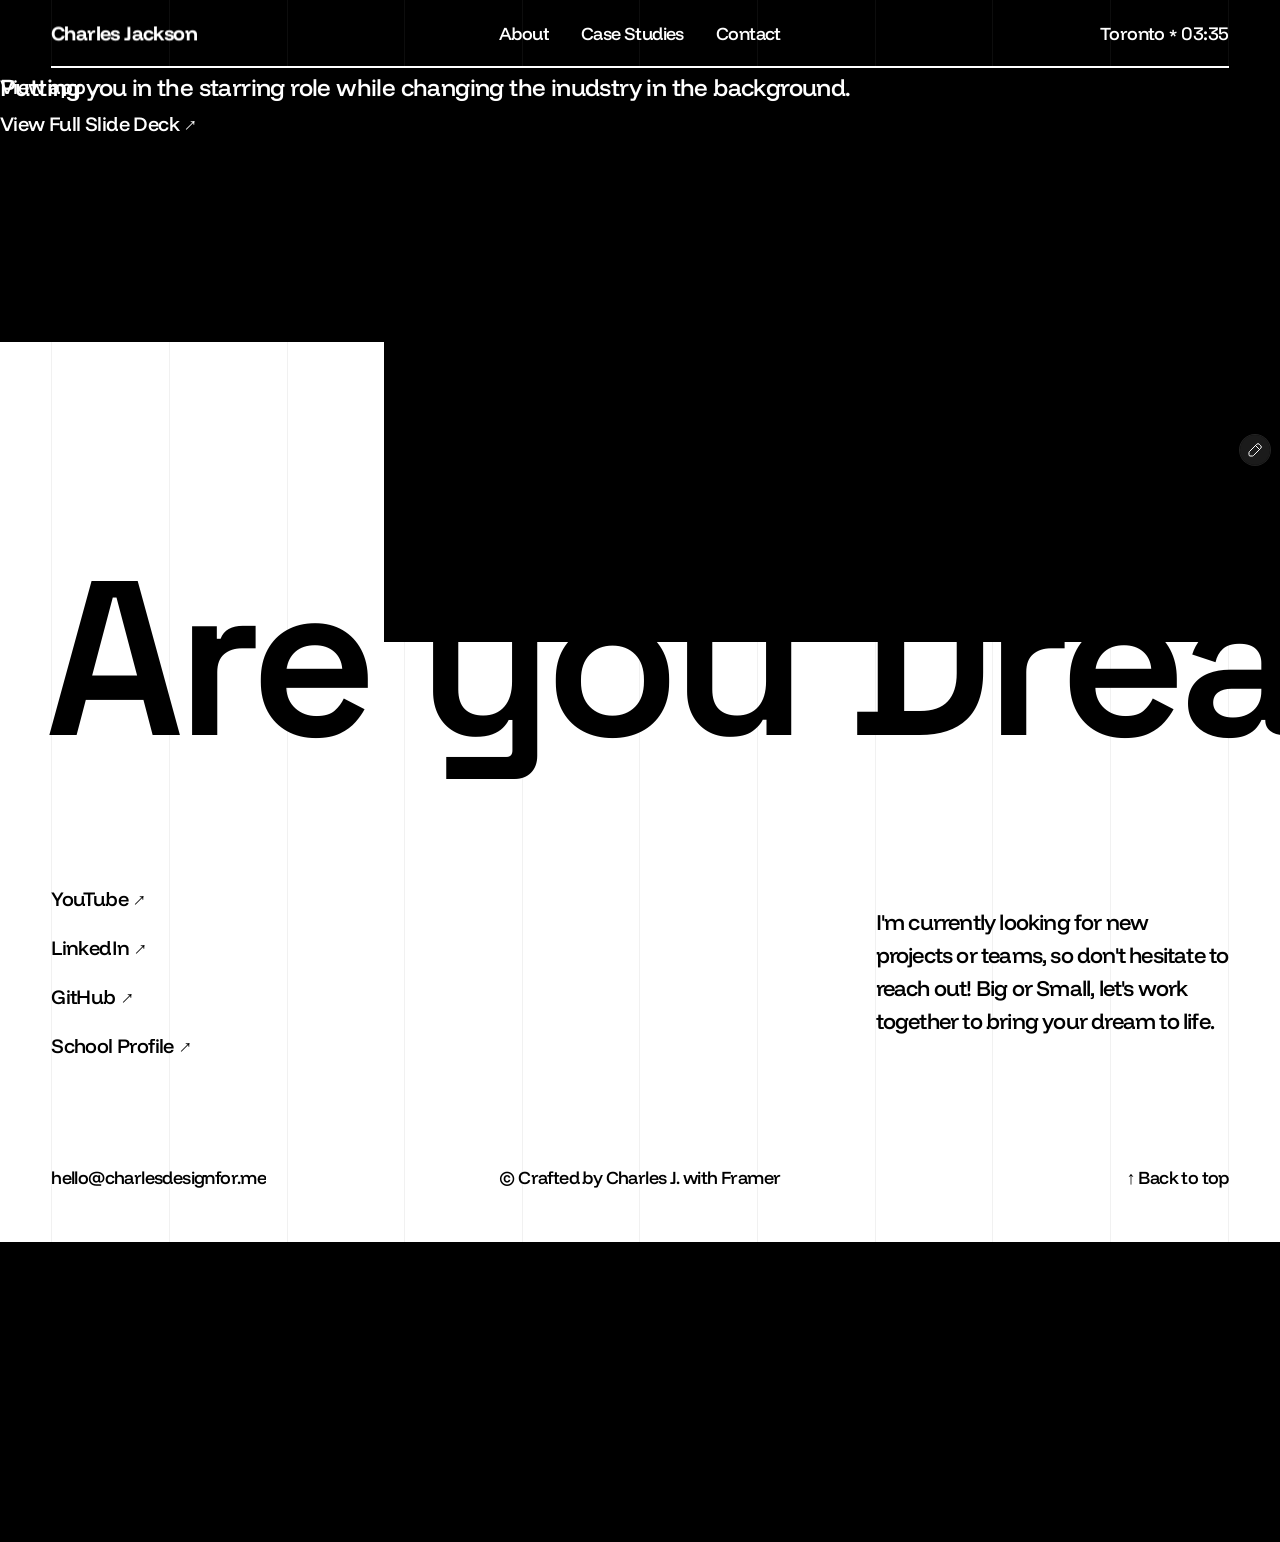
<file: extras/index.html>
<!DOCTYPE html>
<html lang="en-CA" class="lenis"><head>
<base href="/">
<link rel="stylesheet" href="/styles.css"><script>(function(){var f=window.fetch;window.fetch=function(u,o){if(typeof u==='string'&&u.includes('.framercms')){return f('/assets/cms/'+u.split('/').pop(),o);}return f(u,o);};})();</script>
    <meta charset="utf-8">
    
    
    <script>try{if(localStorage.get("__framer_force_showing_editorbar_since")){const n=document.createElement("link");n.rel = "modulepreload";n.href="https://framer.com/edit/init.mjs";document.head.appendChild(n)}}catch(e){}</script>
    <!-- Start of headStart -->
    
    <!-- End of headStart -->
    <meta name="viewport" content="width=device-width">
    <meta name="generator" content="Framer 269977d">
    <title>Charles Jackson | UX Design &amp; Research | Online Portfolio</title>
    <meta name="description" content="Recent Post-Gradutate from George Brown College's Interaction Design and Interactive Media Management Programs. Explore my UX portfolio with product design, strategy, and innovation for intuitive digital experiences.">
    <meta name="framer-search-index" content="https://framerusercontent.com/sites/66pNo7AYZRfZLN7dmnXi6g/searchIndex-VqxkTYJdfBTB.json">
    <meta name="framer-search-index-fallback" content="https://framerusercontent.com/sites/66pNo7AYZRfZLN7dmnXi6g/searchIndex-OYudaJ5yyp5c.json">
    <meta name="framer-html-plugin" content="disable">
    <link href="assets/images/image-extra-1.png" rel="icon" media="(prefers-color-scheme: light)">
    <link href="assets/images/image-extra-2.png" rel="icon" media="(prefers-color-scheme: dark)">
    <link rel="apple-touch-icon" href="assets/images/image-extra-3.png">
    <!-- Open Graph / Facebook -->
    <meta property="og:type" content="website">
    <meta property="og:title" content="Charles Jackson | UX Design &amp; Research | Online Portfolio">
    <meta property="og:description" content="Recent Post-Gradutate from George Brown College's Interaction Design and Interactive Media Management Programs. Explore my UX portfolio with product design, strategy, and innovation for intuitive digital experiences.">
    <meta property="og:image" content="assets/images/a-mockup-for-iphone-on-a-table-4.png">
    <!-- Twitter -->
    <meta name="twitter:card" content="summary_large_image">
    <meta name="twitter:title" content="Charles Jackson | UX Design &amp; Research | Online Portfolio">
    <meta name="twitter:description" content="Recent Post-Gradutate from George Brown College's Interaction Design and Interactive Media Management Programs. Explore my UX portfolio with product design, strategy, and innovation for intuitive digital experiences.">
    <meta name="twitter:image" content="assets/images/a-mockup-for-iphone-on-a-table-4.png">
    
    <!-- Global site tag (gtag.js) - Google Analytics -->
    
    <script>
      window.dataLayer = window.dataLayer || [];
      function gtag(){window.dataLayer.push(arguments);}
      gtag('js', new Date());
      gtag('config', 'G-RF8GM7ZSY5');
    </script>
    
    
    <link href="https://fonts.gstatic.com" rel="preconnect" crossorigin="">
    <link href="https://fonts.gstatic.com" rel="preconnect" crossorigin="">
    <meta name="robots" content="max-image-preview:large"><link rel="canonical" href="https://charlesdesignfor.me/extras"><meta property="og:url" content="https://charlesdesignfor.me/extras"><script>(()=>{function w(){let o=e=>{let t=new URL(e);return`${t.origin}${t.pathname}`.replace(/\/$/u,"")},i=e=>e.split("-")[0],u=window.location.hostname;function f(){let e=new Map;return document.querySelectorAll('link[rel="alternate"]').forEach(t=>{let n=t.getAttribute("hreflang"),r=t.getAttribute("href");!n||!r||n==="x-default"||new URL(r).hostname!==u||e.set(n,r)}),e}function g(e,t){let r=document.querySelector('link[rel="alternate"][hreflang="x-default"]')?.getAttribute("href");return r?t.get(e)===r:!1}function d(){try{let e=localStorage.getItem("preferredLocale");return e?[e,...navigator.languages]:navigator.languages}catch{return navigator.languages}}function l(e){o(window.location.href)!==o(e)&&window.location.replace(e+window.location.search+window.location.hash)}if(navigator.webdriver||/bot|-google|google-|yandex|ia_archiver|crawl|spider/i.test(navigator.userAgent))return;let c=document.documentElement.getAttribute("lang");if(!c)return;let a=f();if(g(c,a))for(let e of d()){let t=a.get(e);if(t){l(t);return}let n=i(e);for(let[r,s]of a.entries())if(i(r)===n){l(s);return}}}return w})()()</script><!-- Start of headEnd -->
    
    <!-- End of headEnd -->
<script src="chrome-extension://mppblpedoemekekejafmcopafmkagkic/injected.js"></script></head>
<body>
    
    <!-- Start of bodyStart -->
    
    <!-- End of bodyStart -->
    <div id="main" data-framer-hydrate-v2="{&quot;routeId&quot;:&quot;hv5SqOw_t&quot;,&quot;localeId&quot;:&quot;default&quot;,&quot;pathVariables&quot;:{&quot;bLIQBTiry&quot;:&quot;extras&quot;},&quot;breakpoints&quot;:[{&quot;hash&quot;:&quot;kld49a&quot;,&quot;mediaQuery&quot;:&quot;(min-width: 1440px)&quot;},{&quot;hash&quot;:&quot;pa5ok1&quot;,&quot;mediaQuery&quot;:&quot;(min-width: 1025px) and (max-width: 1439.98px)&quot;},{&quot;hash&quot;:&quot;xi732f&quot;,&quot;mediaQuery&quot;:&quot;(min-width: 700px) and (max-width: 1024.98px)&quot;},{&quot;hash&quot;:&quot;1qo9b1v&quot;,&quot;mediaQuery&quot;:&quot;(max-width: 699.98px)&quot;}]}" data-framer-ssr-released-at="2025-10-20T15:49:52.476Z" data-framer-page-optimized-at="2025-10-21T03:22:45.550Z" data-framer-generated-page=""><!--$--><div data-framer-root="" class="framer-uZEyV framer-7sUwY framer-YyU8j framer-Y0So7 framer-t8cfh framer-gv4gE framer-Z4dBb framer-kld49a" data-framer-cursor="o4a4ia" style="min-height:100vh;width:auto"><!--$--><div class="framer-p0r6kv-container" style="will-change:transform;opacity:1;transform:none"><div class="ssr-variant hidden-1qo9b1v hidden-kld49a hidden-xi732f"><nav class="framer-1C3M9 framer-f3Al3 framer-5yXB9 framer-UMRVF framer-1laz78i framer-v-16d6pkn" data-framer-name="M" style="background-color: var(--token-b988cbfe-ec0d-40b2-b684-cfe47edca353, rgb(241, 239, 236)); width: 100%; opacity: 1;"><div class="framer-z45dfh-container" style="opacity:0.05"><div class="framer-gThQ0 framer-bbeex8 framer-v-bbeex8" data-framer-name="L" style="height: 100%; width: 100%; opacity: 1;"><div class="framer-1f5o18n" data-framer-name="Wrapper" style="opacity: 1;"><div class="framer-uzkfua" data-framer-name="Line" style="background-color: var(--token-9de46952-95e8-4761-8aa9-f667c662063c, rgb(21, 21, 21)); opacity: 1;"></div><div class="framer-hbi1fv" data-framer-name="Line" style="background-color: var(--token-9de46952-95e8-4761-8aa9-f667c662063c, rgb(21, 21, 21)); opacity: 1;"></div><div class="framer-15jaslt" data-framer-name="Line" style="background-color: var(--token-9de46952-95e8-4761-8aa9-f667c662063c, rgb(21, 21, 21)); opacity: 1;"></div><div class="framer-gmlmuz" data-framer-name="Line" style="background-color: var(--token-9de46952-95e8-4761-8aa9-f667c662063c, rgb(21, 21, 21)); opacity: 1;"></div><div class="framer-1qs17t7" data-framer-name="Line" style="background-color: var(--token-9de46952-95e8-4761-8aa9-f667c662063c, rgb(21, 21, 21)); opacity: 1;"></div><div class="framer-1xf9s77" data-framer-name="Line" style="background-color: var(--token-9de46952-95e8-4761-8aa9-f667c662063c, rgb(21, 21, 21)); opacity: 1;"></div><div class="framer-1uva3mb" data-framer-name="Line" style="background-color: var(--token-9de46952-95e8-4761-8aa9-f667c662063c, rgb(21, 21, 21)); opacity: 1;"></div><div class="framer-11o2dee" data-framer-name="Line" style="background-color: var(--token-9de46952-95e8-4761-8aa9-f667c662063c, rgb(21, 21, 21)); opacity: 1;"></div><div class="framer-k2ruyk" data-framer-name="Line" style="background-color: var(--token-9de46952-95e8-4761-8aa9-f667c662063c, rgb(21, 21, 21)); opacity: 1;"></div><div class="framer-1g3876p" data-framer-name="Line" style="background-color: var(--token-9de46952-95e8-4761-8aa9-f667c662063c, rgb(21, 21, 21)); opacity: 1;"></div><div class="framer-uyk5hj" data-framer-name="Line" style="background-color: var(--token-9de46952-95e8-4761-8aa9-f667c662063c, rgb(21, 21, 21)); opacity: 1;"></div></div></div></div><div class="framer-1luufln" data-framer-name="Wrapper" style="opacity: 1;"><div class="framer-1f6s21n" style="opacity: 1;"><!--$--><a class="framer-12fvxuo framer-tng7fh" data-framer-cursor="mvqn4g" data-framer-name="Name" href="./" style="opacity: 1;"><div class="framer-1u5ecy7" data-framer-appear-id="1u5ecy7" data-framer-name="Text" data-framer-component-type="RichTextContainer" style="will-change: transform; opacity: 0.0219806; transform: translateY(19.58px);"><p class="framer-text framer-styles-preset-1sddvu8" data-styles-preset="ygAa8w5Bo">Charles Jackson</p></div></a><!--/$--><div class="framer-1ey3ckt" data-framer-name="Links" style="opacity: 1;"><div class="framer-10lyrh0-container" data-framer-appear-id="10lyrh0" data-framer-cursor="mvqn4g" style="will-change:transform;opacity:0.001;transform:translateY(10px)"><!--$--><a class="framer-eJDgx framer-5yXB9 framer-isa6aq framer-v-isa6aq framer-c24kpg" data-framer-name="Link (S)" data-highlight="true" href="./#about" tabindex="0" style="opacity: 1;"><div class="framer-1olq9qs" data-framer-name="Label" data-framer-component-type="RichTextContainer" style="--extracted-r6o4lv: var(--variable-reference-WsVOtsD5e-Pn9OB8pj9); --variable-reference-WsVOtsD5e-Pn9OB8pj9: var(--token-9de46952-95e8-4761-8aa9-f667c662063c, rgb(21, 21, 21)); transform: none; opacity: 1;"><p class="framer-text framer-styles-preset-1dkhmep" data-styles-preset="p9xRym43U" style="--framer-text-color:var(--extracted-r6o4lv, var(--variable-reference-WsVOtsD5e-Pn9OB8pj9))">About</p></div><div class="framer-7olwjf" data-framer-name="Line" style="background-color: var(--token-9de46952-95e8-4761-8aa9-f667c662063c, rgb(21, 21, 21)); opacity: 1;"></div></a><!--/$--></div><div class="framer-chfo71-container" data-framer-appear-id="chfo71" data-framer-cursor="mvqn4g" style="will-change:transform;opacity:0.001;transform:translateY(10px)"><!--$--><a class="framer-eJDgx framer-5yXB9 framer-isa6aq framer-v-isa6aq framer-c24kpg" data-framer-name="Link (S)" data-highlight="true" href="./#work" tabindex="0" style="opacity: 1;"><div class="framer-1olq9qs" data-framer-name="Label" data-framer-component-type="RichTextContainer" style="--extracted-r6o4lv: var(--variable-reference-WsVOtsD5e-Pn9OB8pj9); --variable-reference-WsVOtsD5e-Pn9OB8pj9: var(--token-9de46952-95e8-4761-8aa9-f667c662063c, rgb(21, 21, 21)); transform: none; opacity: 1;"><p class="framer-text framer-styles-preset-1dkhmep" data-styles-preset="p9xRym43U" style="--framer-text-color:var(--extracted-r6o4lv, var(--variable-reference-WsVOtsD5e-Pn9OB8pj9))">Case Studies</p></div><div class="framer-7olwjf" data-framer-name="Line" style="background-color: var(--token-9de46952-95e8-4761-8aa9-f667c662063c, rgb(21, 21, 21)); opacity: 1;"></div></a><!--/$--></div><!--$--><div class="framer-1kuwln3-container" data-framer-appear-id="1kuwln3" data-framer-cursor="mvqn4g" style="will-change:transform;opacity:0.001;transform:translateY(10px)"><!--$--><a class="framer-eJDgx framer-5yXB9 framer-isa6aq framer-v-isa6aq framer-c24kpg" data-framer-name="Link (S)" data-highlight="true" href="./contact" tabindex="0" style="opacity: 1;"><div class="framer-1olq9qs" data-framer-name="Label" data-framer-component-type="RichTextContainer" style="--extracted-r6o4lv: var(--variable-reference-WsVOtsD5e-Pn9OB8pj9); --variable-reference-WsVOtsD5e-Pn9OB8pj9: var(--token-9de46952-95e8-4761-8aa9-f667c662063c, rgb(21, 21, 21)); transform: none; opacity: 1;"><p class="framer-text framer-styles-preset-1dkhmep" data-styles-preset="p9xRym43U" style="--framer-text-color:var(--extracted-r6o4lv, var(--variable-reference-WsVOtsD5e-Pn9OB8pj9))">Contact</p></div><div class="framer-7olwjf" data-framer-name="Line" style="background-color: var(--token-9de46952-95e8-4761-8aa9-f667c662063c, rgb(21, 21, 21)); opacity: 1;"></div></a><!--/$--></div><!--/$--></div><div class="framer-1y62ftj" data-framer-name="Info" style="opacity: 1;"><div class="framer-gjrvyn" data-framer-appear-id="gjrvyn" data-framer-name="Text" data-framer-component-type="RichTextContainer" style="--framer-link-text-color:rgb(0, 153, 255);--framer-link-text-decoration:underline;will-change:transform;opacity:0.001;transform:translateY(10px)"><p class="framer-text framer-styles-preset-1dkhmep" data-styles-preset="p9xRym43U">Toronto</p></div><div class="framer-11f5jx5" data-framer-appear-id="11f5jx5" data-framer-name="Text" data-framer-component-type="RichTextContainer" style="--framer-link-text-color:rgb(0, 153, 255);--framer-link-text-decoration:underline;will-change:transform;opacity:0.001;transform:translateY(10px)"><p class="framer-text framer-styles-preset-19ichoq" data-styles-preset="JYUHZEC4N">*</p></div><div class="framer-1het669-container" data-framer-appear-id="1het669" style="will-change:transform;opacity:0.001;transform:translateY(10px)"><!--$--><p style="margin: 0px; padding: 0px; color: var(--token-9de46952-95e8-4761-8aa9-f667c662063c, rgb(21, 21, 21)); font-family: &quot;Space Grotesk&quot;, &quot;Space Grotesk Placeholder&quot;, sans-serif; font-weight: 500; font-size: 18px; line-height: 1.5em; visibility: visible; font-style: normal; letter-spacing: -0.4px; font-variant-numeric: normal; white-space: nowrap;">03:35</p><!--/$--></div></div></div><div class="framer-yvcps5" data-framer-appear-id="yvcps5" data-framer-name="Line" style="background-color: var(--token-9de46952-95e8-4761-8aa9-f667c662063c, rgb(21, 21, 21)); will-change: transform; opacity: 1; transform: translateX(-1249.36px);"></div></div></nav></div></div><!--/$--><header class="framer-dzq5h" data-framer-name="Header" id="hero"><div class="framer-d87nee-container"><div class="ssr-variant hidden-1qo9b1v hidden-xi732f"><div class="framer-gThQ0 framer-bbeex8 framer-v-bbeex8" data-framer-name="L" style="height: 100%; width: 100%; opacity: 1;"><div class="framer-1f5o18n" data-framer-name="Wrapper" style="opacity: 1;"><div class="framer-uzkfua" data-framer-name="Line" style="background-color: var(--token-9de46952-95e8-4761-8aa9-f667c662063c, rgb(21, 21, 21)); opacity: 1;"></div><div class="framer-hbi1fv" data-framer-name="Line" style="background-color: var(--token-9de46952-95e8-4761-8aa9-f667c662063c, rgb(21, 21, 21)); opacity: 1;"></div><div class="framer-15jaslt" data-framer-name="Line" style="background-color: var(--token-9de46952-95e8-4761-8aa9-f667c662063c, rgb(21, 21, 21)); opacity: 1;"></div><div class="framer-gmlmuz" data-framer-name="Line" style="background-color: var(--token-9de46952-95e8-4761-8aa9-f667c662063c, rgb(21, 21, 21)); opacity: 1;"></div><div class="framer-1qs17t7" data-framer-name="Line" style="background-color: var(--token-9de46952-95e8-4761-8aa9-f667c662063c, rgb(21, 21, 21)); opacity: 1;"></div><div class="framer-1xf9s77" data-framer-name="Line" style="background-color: var(--token-9de46952-95e8-4761-8aa9-f667c662063c, rgb(21, 21, 21)); opacity: 1;"></div><div class="framer-1uva3mb" data-framer-name="Line" style="background-color: var(--token-9de46952-95e8-4761-8aa9-f667c662063c, rgb(21, 21, 21)); opacity: 1;"></div><div class="framer-11o2dee" data-framer-name="Line" style="background-color: var(--token-9de46952-95e8-4761-8aa9-f667c662063c, rgb(21, 21, 21)); opacity: 1;"></div><div class="framer-k2ruyk" data-framer-name="Line" style="background-color: var(--token-9de46952-95e8-4761-8aa9-f667c662063c, rgb(21, 21, 21)); opacity: 1;"></div><div class="framer-1g3876p" data-framer-name="Line" style="background-color: var(--token-9de46952-95e8-4761-8aa9-f667c662063c, rgb(21, 21, 21)); opacity: 1;"></div><div class="framer-uyk5hj" data-framer-name="Line" style="background-color: var(--token-9de46952-95e8-4761-8aa9-f667c662063c, rgb(21, 21, 21)); opacity: 1;"></div></div></div></div></div><div class="framer-17l93w9" data-framer-name="Wrapper"><div class="framer-1fxuifb" data-framer-name="Text"><div class="framer-19su59o" data-framer-name="Title"><div class="ssr-variant hidden-1qo9b1v hidden-xi732f"><div class="framer-1agfio7" data-framer-appear-id="1agfio7" data-framer-name="Title" data-framer-component-type="RichTextContainer" style="opacity: 0.001; transform: translateY(40px); will-change: transform;"><h1 class="framer-text framer-styles-preset-1ws4j9p" data-styles-preset="NwIZMsWsS">Extras App</h1></div></div></div><div class="framer-c1su3v" data-framer-name="Text"><div class="ssr-variant hidden-1qo9b1v hidden-xi732f"><div class="framer-z3x0td" data-framer-appear-id="z3x0td" data-framer-name="Title" data-framer-component-type="RichTextContainer" style="opacity: 0.001; transform: translateY(40px); will-change: transform;"><p class="framer-text framer-styles-preset-sfc9sw" data-styles-preset="lnBkNhncs">Putting you in the starring role while changing the inudstry in the background.</p></div></div></div></div><div class="framer-1h8j7s9"><div class="framer-1bym4au" data-framer-name="Line"></div><div class="framer-yjimic" data-framer-name="Link"><!--$--><div class="ssr-variant hidden-1qo9b1v"><div class="framer-17t2ucd-container" data-framer-appear-id="17t2ucd" data-framer-cursor="mvqn4g" style="opacity: 0.001; transform: translateY(20px); will-change: transform;"><!--$--><a class="framer-iipEy framer-6LSnZ framer-1bk9t87 framer-v-1bk9t87 framer-p7o4sg" data-framer-name="Link (L)" data-highlight="true" href="https://www.figma.com/proto/UHeP1BqCHmN06gBXis0GUR/Extras?page-id=165%3A599&amp;node-id=165-600&amp;p=f&amp;viewport=405%2C491%2C0.07&amp;t=p1843zT5f2RDlswA-1&amp;scaling=scale-down&amp;content-scaling=fixed&amp;starting-point-node-id=165%3A600" target="_blank" rel="noopener" style="opacity: 1;"><div class="framer-1kq8zme" data-framer-name="Label" data-framer-component-type="RichTextContainer" style="--extracted-r6o4lv: var(--variable-reference-WsVOtsD5e-j22mTPzNd); --variable-reference-WsVOtsD5e-j22mTPzNd: var(--token-9de46952-95e8-4761-8aa9-f667c662063c, rgb(21, 21, 21)); transform: none; opacity: 1;"><p class="framer-text framer-styles-preset-1ojhyqw" data-styles-preset="Y_wgLR1zP" style="--framer-text-color:var(--extracted-r6o4lv, var(--variable-reference-WsVOtsD5e-j22mTPzNd))">View app</p></div><div class="framer-od9h91" data-framer-name="Label" data-framer-component-type="RichTextContainer" style="justify-content: center; --extracted-r6o4lv: var(--variable-reference-WsVOtsD5e-j22mTPzNd); --variable-reference-WsVOtsD5e-j22mTPzNd: var(--token-9de46952-95e8-4761-8aa9-f667c662063c, rgb(21, 21, 21)); transform: rotate(45deg); opacity: 1;"><p class="framer-text framer-styles-preset-1ojhyqw" data-styles-preset="Y_wgLR1zP" style="--framer-text-color:var(--extracted-r6o4lv, var(--variable-reference-WsVOtsD5e-j22mTPzNd))">↑</p></div><div class="framer-18k5dre" data-framer-name="Line" style="background-color: var(--token-9de46952-95e8-4761-8aa9-f667c662063c, rgb(21, 21, 21)); opacity: 1;"></div></a><!--/$--></div></div><!--/$--></div></div></div></header><section class="framer-1t0jl8h" data-framer-name="Project Details"><div class="ssr-variant hidden-1qo9b1v hidden-xi732f"><div class="framer-19iyrz-container"><div class="framer-gThQ0 framer-bbeex8 framer-v-bbeex8" data-framer-name="L" style="height: 100%; width: 100%; opacity: 1;"><div class="framer-1f5o18n" data-framer-name="Wrapper" style="opacity: 1;"><div class="framer-uzkfua" data-framer-name="Line" style="background-color: var(--token-9de46952-95e8-4761-8aa9-f667c662063c, rgb(21, 21, 21)); opacity: 1;"></div><div class="framer-hbi1fv" data-framer-name="Line" style="background-color: var(--token-9de46952-95e8-4761-8aa9-f667c662063c, rgb(21, 21, 21)); opacity: 1;"></div><div class="framer-15jaslt" data-framer-name="Line" style="background-color: var(--token-9de46952-95e8-4761-8aa9-f667c662063c, rgb(21, 21, 21)); opacity: 1;"></div><div class="framer-gmlmuz" data-framer-name="Line" style="background-color: var(--token-9de46952-95e8-4761-8aa9-f667c662063c, rgb(21, 21, 21)); opacity: 1;"></div><div class="framer-1qs17t7" data-framer-name="Line" style="background-color: var(--token-9de46952-95e8-4761-8aa9-f667c662063c, rgb(21, 21, 21)); opacity: 1;"></div><div class="framer-1xf9s77" data-framer-name="Line" style="background-color: var(--token-9de46952-95e8-4761-8aa9-f667c662063c, rgb(21, 21, 21)); opacity: 1;"></div><div class="framer-1uva3mb" data-framer-name="Line" style="background-color: var(--token-9de46952-95e8-4761-8aa9-f667c662063c, rgb(21, 21, 21)); opacity: 1;"></div><div class="framer-11o2dee" data-framer-name="Line" style="background-color: var(--token-9de46952-95e8-4761-8aa9-f667c662063c, rgb(21, 21, 21)); opacity: 1;"></div><div class="framer-k2ruyk" data-framer-name="Line" style="background-color: var(--token-9de46952-95e8-4761-8aa9-f667c662063c, rgb(21, 21, 21)); opacity: 1;"></div><div class="framer-1g3876p" data-framer-name="Line" style="background-color: var(--token-9de46952-95e8-4761-8aa9-f667c662063c, rgb(21, 21, 21)); opacity: 1;"></div><div class="framer-uyk5hj" data-framer-name="Line" style="background-color: var(--token-9de46952-95e8-4761-8aa9-f667c662063c, rgb(21, 21, 21)); opacity: 1;"></div></div></div></div></div><div class="framer-13ijjwa" data-framer-name="Details"><section class="framer-1iflbj5" data-framer-name="Section"><div class="framer-15uc5bb" data-framer-name="Image"><div class="ssr-variant hidden-1qo9b1v"><div class="framer-1ij5o9s" data-framer-name="Image" style="will-change:transform;opacity:1;transform:none"><div style="position:absolute;border-radius:inherit;top:0;right:0;bottom:0;left:0" data-framer-background-image-wrapper="true"><img decoding="auto" width="3264" height="2448" sizes="calc(100vw * 1.012)" srcset="assets/images/a-mockup-for-iphone-on-a-table-2.png 512w,assets/images/a-mockup-for-iphone-on-a-table-1.png 1024w,assets/images/a-mockup-for-iphone-on-a-table-3.png 2048w,assets/images/a-mockup-for-iphone-on-a-table-4.png 3264w" src="assets/images/a-mockup-for-iphone-on-a-table-4.png" alt="A mockup for iPhone on a table" style="display:block;width:100%;height:100%;border-radius:inherit;object-position:center;object-fit:cover"></div></div></div></div><div class="framer-1togex1" data-framer-name="Wrapper" id="info"><div class="framer-mkdh1m" data-framer-name="Content"><div class="framer-tofffk" data-framer-name="Text"><div class="framer-2ujler" data-framer-name="Text" data-framer-component-type="RichTextContainer" style="will-change:transform;opacity:0;transform:perspective(1200px) translateY(40px)"><p class="framer-text framer-styles-preset-sfc9sw" data-styles-preset="lnBkNhncs">An app that is a powerful tool designed to help users manage their financial responsibilities effectively. The app offers a range of features, including card tracking, transaction management, subscription and bill management, expense control, and budgeting tools.</p></div></div><div class="framer-13212wa" data-framer-name="Details"><div class="framer-cwwrjn"><div class="framer-9z03a" data-framer-name="Item"><div class="framer-1h17pn9" style="will-change:transform;opacity:0;transform:perspective(1200px) translateY(20px)"><div class="framer-zjkjhh" data-framer-name="Text" data-framer-component-type="RichTextContainer" style="transform:none"><p class="framer-text framer-styles-preset-1szgzq8" data-styles-preset="DpzRqwcmz">Reference Client:</p></div><div class="framer-1h4zchw" data-framer-name="Text" data-framer-component-type="RichTextContainer" style="transform:none"><p class="framer-text framer-styles-preset-1szgzq8" data-styles-preset="DpzRqwcmz">Actra // Film &amp; TV Industry</p></div></div><div class="framer-1dnff6r" data-framer-name="Line" style="will-change:transform;opacity:0;transform:translateY(10px)"></div></div><div class="framer-w5q61z" data-framer-name="Item"><div class="framer-14spxy5" style="will-change:transform;opacity:0;transform:perspective(1200px) translateY(20px)"><div class="framer-19uappz" data-framer-name="Text" data-framer-component-type="RichTextContainer" style="transform:none"><p class="framer-text framer-styles-preset-1szgzq8" data-styles-preset="DpzRqwcmz">My Role:</p></div><div class="framer-rjy4jf" data-framer-name="Text" data-framer-component-type="RichTextContainer" style="transform:none"><p class="framer-text framer-styles-preset-1szgzq8" data-styles-preset="DpzRqwcmz">Digital Designer</p></div></div><div class="framer-oznp66" data-framer-name="Line" style="will-change:transform;opacity:0;transform:translateY(10px)"></div></div><div class="framer-3fzh74" data-framer-name="Item"><div class="framer-1i1wlx1" style="will-change:transform;opacity:0;transform:perspective(1200px) translateY(20px)"><div class="framer-x00xyg" data-framer-name="Text" data-framer-component-type="RichTextContainer" style="transform:none"><p class="framer-text framer-styles-preset-1szgzq8" data-styles-preset="DpzRqwcmz">Year:</p></div><div class="framer-u3y8vs" data-framer-name="Text" data-framer-component-type="RichTextContainer" style="transform:none"><p class="framer-text framer-styles-preset-1szgzq8" data-styles-preset="DpzRqwcmz">2025</p></div></div><div class="framer-3v6ht5" data-framer-name="Line" style="will-change:transform;opacity:0;transform:translateY(10px)"></div></div><div class="framer-dzw9q7" data-framer-name="Item"><div class="framer-1atbxh4" style="will-change:transform;opacity:0;transform:perspective(1200px) translateY(20px)"><div class="framer-h4d1o8" data-framer-name="Text" data-framer-component-type="RichTextContainer" style="transform:none"><p class="framer-text framer-styles-preset-1szgzq8" data-styles-preset="DpzRqwcmz">Service Provided:</p></div><div class="framer-u4bskb" data-framer-name="Text" data-framer-component-type="RichTextContainer" style="transform:none"><p class="framer-text framer-styles-preset-1szgzq8" data-styles-preset="DpzRqwcmz">User Research, Mobile Design</p></div></div></div></div></div></div><div class="framer-1ahh3uc" data-framer-name="Wrapper"><div class="framer-t798c"><div class="framer-xuzpco-container"><!--$--><article style="position:relative;width:100%;height:100%;border-radius:0px 0px 0px 0px;transform:unset;cursor:pointer;overflow:hidden" role="presentation"><link rel="preconnect" href="https://i.ytimg.com"><img decoding="async" src="assets/images/wrapper-5-1.webp" style="position:absolute;top:0;left:0;height:100%;width:100%;object-fit:cover"><iframe loading="lazy" style="position:absolute;top:0;left:0;height:100%;width:100%;display:none" title="Youtube Video" allow="presentation; fullscreen; accelerometer; autoplay; encrypted-media; gyroscope; picture-in-picture" src="https://www.youtube.com/embed/kSw0VM61jas?iv_load_policy=3&amp;rel=0&amp;modestbranding=1&amp;playsinline=1&amp;autoplay=0" frameborder="0"></iframe><button aria-label="Play" style="position:absolute;top:50%;left:50%;transform:translate(-50%, -50%);width:68px;height:48px;padding:0;border:none;background:transparent;cursor:pointer"><svg height="100%" version="1.1" viewBox="0 0 68 48" width="100%"><path d="M66.52,7.74c-0.78-2.93-2.49-5.41-5.42-6.19C55.79,.13,34,0,34,0S12.21,.13,6.9,1.55 C3.97,2.33,2.27,4.81,1.48,7.74C0.06,13.05,0,24,0,24s0.06,10.95,1.48,16.26c0.78,2.93,2.49,5.41,5.42,6.19 C12.21,47.87,34,48,34,48s21.79-0.13,27.1-1.55c2.93-0.78,4.64-3.26,5.42-6.19C67.94,34.95,68,24,68,24S67.94,13.05,66.52,7.74z" fill="#212121" fill-opacity="0.8" style="transition:fill .1s cubic-bezier(0.4, 0, 1, 1), fill-opacity .1s cubic-bezier(0.4, 0, 1, 1)"></path><path d="M 45,24 27,14 27,34" fill="#fff"></path></svg></button></article><!--/$--></div></div></div></div></section></div><section class="framer-1cizebc" data-framer-name="Images"><div class="framer-1u0k4yy" data-framer-name="Wrapper"><div class="framer-1o5e7mw" data-framer-name="Image"><div class="ssr-variant hidden-1qo9b1v hidden-xi732f"><div class="framer-1rbiu3l" data-framer-name="Image" style="will-change: transform; visibility: initial; opacity: 1; transform: translateY(-431.7px);"><div style="position:absolute;border-radius:inherit;top:0;right:0;bottom:0;left:0" data-framer-background-image-wrapper="true"><img decoding="async" loading="lazy" width="1584" height="990" sizes="calc(100vw * 1.0014)" srcset="assets/images/thesis-one-pager-overview-2.png 512w,assets/images/thesis-one-pager-overview-3.png 1024w,assets/images/thesis-one-pager-overview-1.png 1584w" src="assets/images/thesis-one-pager-overview-1.png" alt="Thesis One-Pager Overview" style="display:block;width:100%;height:100%;border-radius:inherit;object-position:center;object-fit:cover"></div></div></div></div><div class="framer-1x6x2m1" data-framer-name="Image"><div class="ssr-variant hidden-1qo9b1v hidden-xi732f"><div class="framer-w7l7qo" data-framer-name="Image" style="will-change: transform; visibility: initial; opacity: 1; transform: translateY(-568.5px);"><div style="position:absolute;border-radius:inherit;top:0;right:0;bottom:0;left:0" data-framer-background-image-wrapper="true"><img decoding="async" loading="lazy" width="1584" height="990" sizes="100vw" srcset="assets/images/extras-app-intro-2.png 512w,assets/images/extras-app-intro-3.png 1024w,assets/images/extras-app-intro-1.png 1584w" src="assets/images/extras-app-intro-1.png" alt="Extras App Intro" style="display:block;width:100%;height:100%;border-radius:inherit;object-position:center;object-fit:cover"></div></div></div></div><div class="framer-2kom3r" data-framer-name="Image"><div class="ssr-variant hidden-1qo9b1v"><div class="framer-19k67ef" data-framer-name="Image" style="will-change: transform; visibility: initial; opacity: 1; transform: translateY(-700.05px);"><div style="position:absolute;border-radius:inherit;top:0;right:0;bottom:0;left:0" data-framer-background-image-wrapper="true"><img decoding="async" loading="lazy" width="1584" height="990" sizes="100vw" srcset="assets/images/extras-app-overview-2.png 512w,assets/images/extras-app-overview-3.png 1024w,assets/images/extras-app-overview-1.png 1584w" src="assets/images/extras-app-overview-1.png" alt="Extras App Overview" style="display:block;width:100%;height:100%;border-radius:inherit;object-position:center;object-fit:cover"></div></div></div></div><div class="framer-1v6pvcf" data-framer-name="Image"><div class="ssr-variant hidden-1qo9b1v"><div class="framer-p7p0ix" data-framer-name="Image" style="will-change: transform; visibility: initial; opacity: 1; transform: translateY(-836.25px);"><div style="position:absolute;border-radius:inherit;top:0;right:0;bottom:0;left:0" data-framer-background-image-wrapper="true"><img decoding="async" loading="lazy" width="1584" height="990" sizes="100vw" srcset="assets/images/app-walkthrough-part-1-2.png 512w,assets/images/app-walkthrough-part-1-3.png 1024w,assets/images/app-walkthrough-part-1-1.png 1584w" src="assets/images/app-walkthrough-part-1-1.png" alt="App Walkthrough Part 1" style="display:block;width:100%;height:100%;border-radius:inherit;object-position:center;object-fit:cover"></div></div></div></div><div class="framer-1dp1mhj" data-framer-name="Image"><div class="ssr-variant hidden-1qo9b1v"><div class="framer-lwyn5l" data-framer-name="Image" style="will-change: transform; visibility: initial; opacity: 1; transform: translateY(-970.35px);"><div style="position:absolute;border-radius:inherit;top:0;right:0;bottom:0;left:0" data-framer-background-image-wrapper="true"><img decoding="async" loading="lazy" width="1584" height="990" sizes="100vw" srcset="assets/images/app-walkthrough-part-2-2.png 512w,assets/images/app-walkthrough-part-2-3.png 1024w,assets/images/app-walkthrough-part-2-1.png 1584w" src="assets/images/app-walkthrough-part-2-1.png" alt="App Walkthrough Part 2" style="display:block;width:100%;height:100%;border-radius:inherit;object-position:center;object-fit:cover"></div></div></div></div></div></section><section class="framer-1898lx1" data-framer-name="Section"><div class="framer-shz97n" data-framer-name="Wrapper"><div class="framer-tfb6" data-framer-name="Content"><div class="framer-1ugokco" data-framer-name="Title" data-framer-component-type="RichTextContainer" style="will-change:transform;opacity:0;transform:perspective(1200px) translateY(40px)"><p class="framer-text framer-styles-preset-sfc9sw">By using my previous experience and time on set, while testing my hypotheses and potential solutions on current sets, I was able to accurately pinpoint and highlight pain-points while avoiding turning the app into money saving practices without consideration for different perspectives.</p></div><div class="framer-1pnz4yn" data-framer-name="Link"><!--$--><div class="ssr-variant hidden-1qo9b1v hidden-xi732f"><div class="framer-tafbao-container" data-framer-appear-id="tafbao" data-framer-cursor="mvqn4g" style="opacity: 0.001; transform: translateY(20px); will-change: transform;"><!--$--><a class="framer-iipEy framer-6LSnZ framer-1bk9t87 framer-v-1bk9t87 framer-p7o4sg" data-framer-name="Link (L)" data-highlight="true" href="https://www.figma.com/deck/PXUnSU2gXCeskGTxQ8VJ3k/Thesis-Presentation?node-id=1-1100&amp;t=J0UkzqFjYxeJk2m3-1" target="_blank" rel="noopener" style="opacity: 1;"><div class="framer-1kq8zme" data-framer-name="Label" data-framer-component-type="RichTextContainer" style="--extracted-r6o4lv: var(--variable-reference-WsVOtsD5e-j22mTPzNd); --variable-reference-WsVOtsD5e-j22mTPzNd: var(--token-9de46952-95e8-4761-8aa9-f667c662063c, rgb(21, 21, 21)); transform: none; opacity: 1;"><p class="framer-text framer-styles-preset-1ojhyqw" data-styles-preset="Y_wgLR1zP" style="--framer-text-color:var(--extracted-r6o4lv, var(--variable-reference-WsVOtsD5e-j22mTPzNd))">View Full Slide Deck</p></div><div class="framer-od9h91" data-framer-name="Label" data-framer-component-type="RichTextContainer" style="justify-content: center; --extracted-r6o4lv: var(--variable-reference-WsVOtsD5e-j22mTPzNd); --variable-reference-WsVOtsD5e-j22mTPzNd: var(--token-9de46952-95e8-4761-8aa9-f667c662063c, rgb(21, 21, 21)); transform: rotate(45deg); opacity: 1;"><p class="framer-text framer-styles-preset-1ojhyqw" data-styles-preset="Y_wgLR1zP" style="--framer-text-color:var(--extracted-r6o4lv, var(--variable-reference-WsVOtsD5e-j22mTPzNd))">↑</p></div><div class="framer-18k5dre" data-framer-name="Line" style="background-color: var(--token-9de46952-95e8-4761-8aa9-f667c662063c, rgb(21, 21, 21)); opacity: 1;"></div></a><!--/$--></div></div><!--/$--></div></div></div></section></section><section class="framer-jjm6cq" data-framer-name="Next Project" id="next-project"><div class="ssr-variant hidden-1qo9b1v hidden-xi732f"><div class="framer-8jmxd5-container"><div class="framer-gThQ0 framer-bbeex8 framer-v-bbeex8" data-framer-name="L" style="height: 100%; width: 100%; opacity: 1;"><div class="framer-1f5o18n" data-framer-name="Wrapper" style="opacity: 1;"><div class="framer-uzkfua" data-framer-name="Line" style="background-color: var(--token-9de46952-95e8-4761-8aa9-f667c662063c, rgb(21, 21, 21)); opacity: 1;"></div><div class="framer-hbi1fv" data-framer-name="Line" style="background-color: var(--token-9de46952-95e8-4761-8aa9-f667c662063c, rgb(21, 21, 21)); opacity: 1;"></div><div class="framer-15jaslt" data-framer-name="Line" style="background-color: var(--token-9de46952-95e8-4761-8aa9-f667c662063c, rgb(21, 21, 21)); opacity: 1;"></div><div class="framer-gmlmuz" data-framer-name="Line" style="background-color: var(--token-9de46952-95e8-4761-8aa9-f667c662063c, rgb(21, 21, 21)); opacity: 1;"></div><div class="framer-1qs17t7" data-framer-name="Line" style="background-color: var(--token-9de46952-95e8-4761-8aa9-f667c662063c, rgb(21, 21, 21)); opacity: 1;"></div><div class="framer-1xf9s77" data-framer-name="Line" style="background-color: var(--token-9de46952-95e8-4761-8aa9-f667c662063c, rgb(21, 21, 21)); opacity: 1;"></div><div class="framer-1uva3mb" data-framer-name="Line" style="background-color: var(--token-9de46952-95e8-4761-8aa9-f667c662063c, rgb(21, 21, 21)); opacity: 1;"></div><div class="framer-11o2dee" data-framer-name="Line" style="background-color: var(--token-9de46952-95e8-4761-8aa9-f667c662063c, rgb(21, 21, 21)); opacity: 1;"></div><div class="framer-k2ruyk" data-framer-name="Line" style="background-color: var(--token-9de46952-95e8-4761-8aa9-f667c662063c, rgb(21, 21, 21)); opacity: 1;"></div><div class="framer-1g3876p" data-framer-name="Line" style="background-color: var(--token-9de46952-95e8-4761-8aa9-f667c662063c, rgb(21, 21, 21)); opacity: 1;"></div><div class="framer-uyk5hj" data-framer-name="Line" style="background-color: var(--token-9de46952-95e8-4761-8aa9-f667c662063c, rgb(21, 21, 21)); opacity: 1;"></div></div></div></div></div><div class="framer-1pksmxw" data-framer-name="Wrapper"><div class="framer-f6lkue" data-framer-name="Title"><div class="framer-sspnkc" data-framer-name="Text"><div class="ssr-variant hidden-1qo9b1v"><div class="framer-xtqzi0" data-framer-name="Title" data-framer-component-type="RichTextContainer" style="will-change:transform;opacity:0;transform:translateY(20px)"><h2 class="framer-text framer-styles-preset-1w2c4tm" data-styles-preset="VAtxt7p48">Next Project</h2></div></div></div><div class="ssr-variant hidden-1qo9b1v"><div class="framer-1lyhsmr" data-framer-name="Line" style="will-change:transform;opacity:1;transform:translateX(-1920px)"></div></div></div><div class="framer-148cfje"><!--$--><!--$--><div class="ssr-variant hidden-1qo9b1v hidden-xi732f"><div class="framer-8e0o5m-container" id="retrofuture-work-item-2"><div class="ssr-variant hidden-kld49a"><!--$--><a class="framer-EJ3p9 framer-Z4dBb framer-6LSnZ framer-UMRVF framer-1d8e5vc framer-v-sufuqw framer-d46j17" data-framer-name="M" href="./retrofuture" data-framer-page-link-current="true" style="width: 100%; opacity: 1;"><div class="framer-183bxmb" data-framer-name="Details" style="opacity:1;transform:none"><div class="framer-1rp5ixi" data-framer-name="Title" data-framer-component-type="RichTextContainer" style="will-change:transform;opacity:0;transform:none"><h3 class="framer-text framer-styles-preset-sfkic" data-styles-preset="FyCrmqgVV">Retro Future</h3></div><div class="framer-1q6uawy" style="opacity: 1;"><div class="framer-1ycga17" data-framer-name="Description" data-framer-component-type="RichTextContainer" style="transform: none; opacity: 1;"><p class="framer-text framer-styles-preset-1ojhyqw" data-styles-preset="Y_wgLR1zP">Processes for modelling and asset assembly with Final Render in mind</p></div><div class="framer-wou9g3" data-framer-name="Tag" style="background-color: rgba(21, 21, 21, 0.08); border-radius: 4px; opacity: 1;"><div class="framer-86lmna" data-framer-name="Label" data-framer-component-type="RichTextContainer" style="transform: none; opacity: 1;"><p class="framer-text framer-styles-preset-19ichoq" data-styles-preset="JYUHZEC4N">3D Modeling, Lighting</p></div></div></div></div><div class="framer-1qdccay" data-framer-cursor="174c43o" data-framer-name="Image" style="opacity: 1;"><div class="framer-1o5pwlq-container" style="opacity:0"><div class="framer-Tb2eA framer-5yXB9 framer-rzk55n framer-v-rzk55n" data-framer-name="Default" style="border-radius: 100px; height: 100%; width: 100%; opacity: 1;"><div class="framer-1qmjsek" style="backdrop-filter: blur(0px); background-color: var(--token-b988cbfe-ec0d-40b2-b684-cfe47edca353, rgb(241, 239, 236)); opacity: 1;"></div></div></div><div class="framer-qvx98u" data-framer-name="Overlay" style="background-color:var(--token-b988cbfe-ec0d-40b2-b684-cfe47edca353, rgb(241, 239, 236));will-change:transform;opacity:1;transform:translateY(-500px)"></div><div class="framer-15db8j2" data-framer-name="Image" style="opacity: 1;"><div style="position:absolute;border-radius:inherit;top:0;right:0;bottom:0;left:0" data-framer-background-image-wrapper="true"><img decoding="async" loading="lazy" width="1920" height="1080" sizes="calc(calc(100vw * 0.92) * 0.7)" srcset="assets/images/render-of-food-truck-model-2.png 512w,assets/images/render-of-food-truck-model-1.png 1024w,assets/images/render-of-food-truck-model-3.png 1920w" src="assets/images/render-of-food-truck-model-3.png" alt="Render of Food Truck Model" style="display:block;width:100%;height:100%;border-radius:inherit;object-position:center;object-fit:cover"></div></div></div></a><!--/$--></div></div></div><!--/$--><!--/$--></div></div></section><!--$--><div class="ssr-variant hidden-1qo9b1v hidden-xi732f"><div class="framer-1875al6-container" id="footer" style="will-change:transform;opacity:1;transform:translateY(-300px)"><div class="ssr-variant hidden-kld49a"><footer class="framer-DH9fs framer-Y0So7 framer-5yXB9 framer-1b1rsec framer-v-1benccc" data-framer-name="M" style="background-color: var(--token-9de46952-95e8-4761-8aa9-f667c662063c, rgb(21, 21, 21)); height: 100%; width: 100%; opacity: 1;"><div class="framer-vu7gk2-container" style="opacity:0.05"><div class="framer-gThQ0 framer-bbeex8 framer-v-bbeex8" data-framer-name="L" style="height: 100%; width: 100%; opacity: 1;"><div class="framer-1f5o18n" data-framer-name="Wrapper" style="opacity: 1;"><div class="framer-uzkfua" data-framer-name="Line" style="background-color: var(--token-b988cbfe-ec0d-40b2-b684-cfe47edca353, rgb(241, 239, 236)); opacity: 1;"></div><div class="framer-hbi1fv" data-framer-name="Line" style="background-color: var(--token-b988cbfe-ec0d-40b2-b684-cfe47edca353, rgb(241, 239, 236)); opacity: 1;"></div><div class="framer-15jaslt" data-framer-name="Line" style="background-color: var(--token-b988cbfe-ec0d-40b2-b684-cfe47edca353, rgb(241, 239, 236)); opacity: 1;"></div><div class="framer-gmlmuz" data-framer-name="Line" style="background-color: var(--token-b988cbfe-ec0d-40b2-b684-cfe47edca353, rgb(241, 239, 236)); opacity: 1;"></div><div class="framer-1qs17t7" data-framer-name="Line" style="background-color: var(--token-b988cbfe-ec0d-40b2-b684-cfe47edca353, rgb(241, 239, 236)); opacity: 1;"></div><div class="framer-1xf9s77" data-framer-name="Line" style="background-color: var(--token-b988cbfe-ec0d-40b2-b684-cfe47edca353, rgb(241, 239, 236)); opacity: 1;"></div><div class="framer-1uva3mb" data-framer-name="Line" style="background-color: var(--token-b988cbfe-ec0d-40b2-b684-cfe47edca353, rgb(241, 239, 236)); opacity: 1;"></div><div class="framer-11o2dee" data-framer-name="Line" style="background-color: var(--token-b988cbfe-ec0d-40b2-b684-cfe47edca353, rgb(241, 239, 236)); opacity: 1;"></div><div class="framer-k2ruyk" data-framer-name="Line" style="background-color: var(--token-b988cbfe-ec0d-40b2-b684-cfe47edca353, rgb(241, 239, 236)); opacity: 1;"></div><div class="framer-1g3876p" data-framer-name="Line" style="background-color: var(--token-b988cbfe-ec0d-40b2-b684-cfe47edca353, rgb(241, 239, 236)); opacity: 1;"></div><div class="framer-uyk5hj" data-framer-name="Line" style="background-color: var(--token-b988cbfe-ec0d-40b2-b684-cfe47edca353, rgb(241, 239, 236)); opacity: 1;"></div></div></div></div><div class="framer-128tn17" data-framer-name="Title" style="opacity: 1;"><div class="framer-1ihxo1e-container" data-framer-name="Ticket L" name="Ticket L" style="opacity: 1;"><!--$--><section style="display: flex; width: 100%; height: 100%; max-width: 100%; max-height: 100%; place-items: center; margin: 0px; padding: 0px; list-style-type: none; opacity: 1; overflow: hidden;"><ul style="display:flex;width:100%;height:100%;max-width:100%;max-height:100%;place-items:center;margin:0;padding:0;list-style-type:none;text-indent:none;gap:0;position:relative;flex-direction:row;will-change:auto;transform:translateX(-0px)"><li><div class="framer-1vi5ibt" data-framer-name="Title L" style="flex-shrink: 0; opacity: 1;"><div class="framer-135s6wc" data-framer-name="Title" data-framer-component-type="RichTextContainer" style="--extracted-tcooor: var(--token-b988cbfe-ec0d-40b2-b684-cfe47edca353, rgb(241, 239, 236)); transform: none; opacity: 1;"><div class="framer-text" style="--font-selector:R0Y7U3BhY2UgR3JvdGVzay02MDA=;--framer-font-family:&quot;Space Grotesk&quot;, &quot;Space Grotesk Placeholder&quot;, sans-serif;--framer-font-size:220px;--framer-font-weight:600;--framer-letter-spacing:-8px;--framer-text-color:var(--extracted-tcooor, var(--token-b988cbfe-ec0d-40b2-b684-cfe47edca353, rgb(241, 239, 236)))"> Are you Dreaming? </div></div></div></li><li aria-hidden="true"><div class="framer-1vi5ibt" data-framer-name="Title L" style="flex-shrink: 0; opacity: 1;"><div class="framer-135s6wc" data-framer-name="Title" data-framer-component-type="RichTextContainer" style="--extracted-tcooor: var(--token-b988cbfe-ec0d-40b2-b684-cfe47edca353, rgb(241, 239, 236)); transform: none; opacity: 1;"><div class="framer-text" style="--font-selector: R0Y7U3BhY2UgR3JvdGVzay02MDA=; --framer-font-family: &quot;Space Grotesk&quot;, &quot;Space Grotesk Placeholder&quot;, sans-serif; --framer-font-size: 220px; --framer-font-weight: 600; --framer-letter-spacing: -8px; --framer-text-color: var(--extracted-tcooor, var(--token-b988cbfe-ec0d-40b2-b684-cfe47edca353, rgb(241, 239, 236)));"> Are you Dreaming? </div></div></div></li><li aria-hidden="true"><div class="framer-1vi5ibt" data-framer-name="Title L" style="flex-shrink: 0; opacity: 1;"><div class="framer-135s6wc" data-framer-name="Title" data-framer-component-type="RichTextContainer" style="--extracted-tcooor: var(--token-b988cbfe-ec0d-40b2-b684-cfe47edca353, rgb(241, 239, 236)); transform: none; opacity: 1;"><div class="framer-text" style="--font-selector: R0Y7U3BhY2UgR3JvdGVzay02MDA=; --framer-font-family: &quot;Space Grotesk&quot;, &quot;Space Grotesk Placeholder&quot;, sans-serif; --framer-font-size: 220px; --framer-font-weight: 600; --framer-letter-spacing: -8px; --framer-text-color: var(--extracted-tcooor, var(--token-b988cbfe-ec0d-40b2-b684-cfe47edca353, rgb(241, 239, 236)));"> Are you Dreaming? </div></div></div></li></ul></section><!--/$--></div></div><div class="framer-1d86919" data-framer-name="Wrapper" style="opacity: 1;"><div class="framer-jq9jbl" data-framer-name="Top" style="opacity: 1;"><div class="framer-12iriam" data-framer-name="Social" style="opacity: 1;"><div class="framer-1i4iu42-container" data-framer-cursor="mvqn4g" style="opacity: 1;"><!--$--><a class="framer-iipEy framer-6LSnZ framer-1bk9t87 framer-v-1bk9t87 framer-p7o4sg" data-framer-name="Link (L)" data-highlight="true" href="https://www.youtube.com/@insertvideoshere" target="_blank" rel="noopener" style="opacity: 1;"><div class="framer-1kq8zme" data-framer-name="Label" data-framer-component-type="RichTextContainer" style="--extracted-r6o4lv: var(--variable-reference-WsVOtsD5e-j22mTPzNd); --variable-reference-WsVOtsD5e-j22mTPzNd: var(--token-b988cbfe-ec0d-40b2-b684-cfe47edca353, rgb(241, 239, 236)); transform: none; opacity: 1;"><p class="framer-text framer-styles-preset-1ojhyqw" data-styles-preset="Y_wgLR1zP" style="--framer-text-color:var(--extracted-r6o4lv, var(--variable-reference-WsVOtsD5e-j22mTPzNd))">YouTube</p></div><div class="framer-od9h91" data-framer-name="Label" data-framer-component-type="RichTextContainer" style="justify-content: center; --extracted-r6o4lv: var(--variable-reference-WsVOtsD5e-j22mTPzNd); --variable-reference-WsVOtsD5e-j22mTPzNd: var(--token-b988cbfe-ec0d-40b2-b684-cfe47edca353, rgb(241, 239, 236)); transform: rotate(45deg); opacity: 1;"><p class="framer-text framer-styles-preset-1ojhyqw" data-styles-preset="Y_wgLR1zP" style="--framer-text-color:var(--extracted-r6o4lv, var(--variable-reference-WsVOtsD5e-j22mTPzNd))">↑</p></div><div class="framer-18k5dre" data-framer-name="Line" style="background-color: var(--token-b988cbfe-ec0d-40b2-b684-cfe47edca353, rgb(241, 239, 236)); opacity: 1;"></div></a><!--/$--></div><div class="framer-1oaws18-container" data-framer-cursor="mvqn4g" style="opacity: 1;"><!--$--><a class="framer-iipEy framer-6LSnZ framer-1bk9t87 framer-v-1bk9t87 framer-p7o4sg" data-framer-name="Link (L)" data-highlight="true" href="https://www.linkedin.com/in/charlesajackson/" target="_blank" rel="noopener" style="opacity: 1;"><div class="framer-1kq8zme" data-framer-name="Label" data-framer-component-type="RichTextContainer" style="--extracted-r6o4lv: var(--variable-reference-WsVOtsD5e-j22mTPzNd); --variable-reference-WsVOtsD5e-j22mTPzNd: var(--token-b988cbfe-ec0d-40b2-b684-cfe47edca353, rgb(241, 239, 236)); transform: none; opacity: 1;"><p class="framer-text framer-styles-preset-1ojhyqw" data-styles-preset="Y_wgLR1zP" style="--framer-text-color:var(--extracted-r6o4lv, var(--variable-reference-WsVOtsD5e-j22mTPzNd))">LinkedIn</p></div><div class="framer-od9h91" data-framer-name="Label" data-framer-component-type="RichTextContainer" style="justify-content: center; --extracted-r6o4lv: var(--variable-reference-WsVOtsD5e-j22mTPzNd); --variable-reference-WsVOtsD5e-j22mTPzNd: var(--token-b988cbfe-ec0d-40b2-b684-cfe47edca353, rgb(241, 239, 236)); transform: rotate(45deg); opacity: 1;"><p class="framer-text framer-styles-preset-1ojhyqw" data-styles-preset="Y_wgLR1zP" style="--framer-text-color:var(--extracted-r6o4lv, var(--variable-reference-WsVOtsD5e-j22mTPzNd))">↑</p></div><div class="framer-18k5dre" data-framer-name="Line" style="background-color: var(--token-b988cbfe-ec0d-40b2-b684-cfe47edca353, rgb(241, 239, 236)); opacity: 1;"></div></a><!--/$--></div><div class="framer-hkh3zj-container" data-framer-cursor="mvqn4g" style="opacity: 1;"><!--$--><a class="framer-iipEy framer-6LSnZ framer-1bk9t87 framer-v-1bk9t87 framer-p7o4sg" data-framer-name="Link (L)" data-highlight="true" href="https://github.com/itimetravelwell" target="_blank" rel="noopener" style="opacity: 1;"><div class="framer-1kq8zme" data-framer-name="Label" data-framer-component-type="RichTextContainer" style="--extracted-r6o4lv: var(--variable-reference-WsVOtsD5e-j22mTPzNd); --variable-reference-WsVOtsD5e-j22mTPzNd: var(--token-b988cbfe-ec0d-40b2-b684-cfe47edca353, rgb(241, 239, 236)); transform: none; opacity: 1;"><p class="framer-text framer-styles-preset-1ojhyqw" data-styles-preset="Y_wgLR1zP" style="--framer-text-color:var(--extracted-r6o4lv, var(--variable-reference-WsVOtsD5e-j22mTPzNd))">GitHub</p></div><div class="framer-od9h91" data-framer-name="Label" data-framer-component-type="RichTextContainer" style="justify-content: center; --extracted-r6o4lv: var(--variable-reference-WsVOtsD5e-j22mTPzNd); --variable-reference-WsVOtsD5e-j22mTPzNd: var(--token-b988cbfe-ec0d-40b2-b684-cfe47edca353, rgb(241, 239, 236)); transform: rotate(45deg); opacity: 1;"><p class="framer-text framer-styles-preset-1ojhyqw" data-styles-preset="Y_wgLR1zP" style="--framer-text-color:var(--extracted-r6o4lv, var(--variable-reference-WsVOtsD5e-j22mTPzNd))">↑</p></div><div class="framer-18k5dre" data-framer-name="Line" style="background-color: var(--token-b988cbfe-ec0d-40b2-b684-cfe47edca353, rgb(241, 239, 236)); opacity: 1;"></div></a><!--/$--></div><div class="framer-zf5hjt-container" data-framer-cursor="mvqn4g" style="opacity: 1;"><!--$--><a class="framer-iipEy framer-6LSnZ framer-1bk9t87 framer-v-1bk9t87 framer-p7o4sg" data-framer-name="Link (L)" data-highlight="true" href="https://yes.schoolofdesign.ca/student?id=cm9fuppl2090t0716tao2v28z" target="_blank" rel="noopener" style="opacity: 1;"><div class="framer-1kq8zme" data-framer-name="Label" data-framer-component-type="RichTextContainer" style="--extracted-r6o4lv: var(--variable-reference-WsVOtsD5e-j22mTPzNd); --variable-reference-WsVOtsD5e-j22mTPzNd: var(--token-b988cbfe-ec0d-40b2-b684-cfe47edca353, rgb(241, 239, 236)); transform: none; opacity: 1;"><p class="framer-text framer-styles-preset-1ojhyqw" data-styles-preset="Y_wgLR1zP" style="--framer-text-color:var(--extracted-r6o4lv, var(--variable-reference-WsVOtsD5e-j22mTPzNd))">School Profile</p></div><div class="framer-od9h91" data-framer-name="Label" data-framer-component-type="RichTextContainer" style="justify-content: center; --extracted-r6o4lv: var(--variable-reference-WsVOtsD5e-j22mTPzNd); --variable-reference-WsVOtsD5e-j22mTPzNd: var(--token-b988cbfe-ec0d-40b2-b684-cfe47edca353, rgb(241, 239, 236)); transform: rotate(45deg); opacity: 1;"><p class="framer-text framer-styles-preset-1ojhyqw" data-styles-preset="Y_wgLR1zP" style="--framer-text-color:var(--extracted-r6o4lv, var(--variable-reference-WsVOtsD5e-j22mTPzNd))">↑</p></div><div class="framer-18k5dre" data-framer-name="Line" style="background-color: var(--token-b988cbfe-ec0d-40b2-b684-cfe47edca353, rgb(241, 239, 236)); opacity: 1;"></div></a><!--/$--></div></div><div class="framer-12e1a0g" data-framer-name="Info" style="opacity: 1;"><div class="framer-1tbna09" data-framer-name="Text" data-framer-component-type="RichTextContainer" style="--extracted-r6o4lv: var(--token-b988cbfe-ec0d-40b2-b684-cfe47edca353, rgb(241, 239, 236)); transform: none; opacity: 1;"><p class="framer-text framer-styles-preset-1szgzq8" data-styles-preset="DpzRqwcmz" style="--framer-text-color:var(--extracted-r6o4lv, var(--token-b988cbfe-ec0d-40b2-b684-cfe47edca353, rgb(241, 239, 236)))">I'm currently looking for new projects or teams, so don't hesitate to reach out! Big or Small, let's work together to bring your dream to life.</p></div></div></div><div class="framer-gq13wq" data-framer-name="Bottom" style="opacity: 1;"><div class="framer-1wh2xm6" data-framer-name="Email" style="opacity: 1;"><div class="framer-bxd7j7-container" data-framer-cursor="mvqn4g" style="opacity: 1;"><!--$--><a class="framer-eJDgx framer-5yXB9 framer-isa6aq framer-v-isa6aq framer-c24kpg" data-framer-name="Link (S)" data-highlight="true" href="mailto:hello@charlesdesignfor.me" target="_blank" rel="noopener" tabindex="0" style="opacity: 1;"><div class="framer-1olq9qs" data-framer-name="Label" data-framer-component-type="RichTextContainer" style="--extracted-r6o4lv: var(--variable-reference-WsVOtsD5e-Pn9OB8pj9); --variable-reference-WsVOtsD5e-Pn9OB8pj9: var(--token-b988cbfe-ec0d-40b2-b684-cfe47edca353, rgb(241, 239, 236)); transform: none; opacity: 1;"><p class="framer-text framer-styles-preset-1dkhmep" data-styles-preset="p9xRym43U" style="--framer-text-color:var(--extracted-r6o4lv, var(--variable-reference-WsVOtsD5e-Pn9OB8pj9))">hello@charlesdesignfor.me</p></div><div class="framer-7olwjf" data-framer-name="Line" style="background-color: var(--token-b988cbfe-ec0d-40b2-b684-cfe47edca353, rgb(241, 239, 236)); opacity: 1;"></div></a><!--/$--></div></div><div class="framer-z9j387" data-framer-name="Copyright" style="opacity: 1;"><div class="framer-16833za" data-framer-name="Text" data-framer-component-type="RichTextContainer" style="--extracted-r6o4lv: var(--token-b988cbfe-ec0d-40b2-b684-cfe47edca353, rgb(241, 239, 236)); transform: none; opacity: 1;"><p class="framer-text framer-styles-preset-1dkhmep" data-styles-preset="p9xRym43U" style="--framer-text-color:var(--extracted-r6o4lv, var(--token-b988cbfe-ec0d-40b2-b684-cfe47edca353, rgb(241, 239, 236)))">© Crafted by </p></div><div class="framer-1w7cfek-container" data-framer-cursor="mvqn4g" style="opacity: 1;"><!--$--><a class="framer-eJDgx framer-5yXB9 framer-isa6aq framer-v-isa6aq framer-c24kpg" data-framer-name="Link (S)" data-highlight="true" tabindex="0" style="opacity: 1;"><div class="framer-1olq9qs" data-framer-name="Label" data-framer-component-type="RichTextContainer" style="--extracted-r6o4lv: var(--variable-reference-WsVOtsD5e-Pn9OB8pj9); --variable-reference-WsVOtsD5e-Pn9OB8pj9: var(--token-b988cbfe-ec0d-40b2-b684-cfe47edca353, rgb(241, 239, 236)); transform: none; opacity: 1;"><p class="framer-text framer-styles-preset-1dkhmep" data-styles-preset="p9xRym43U" style="--framer-text-color:var(--extracted-r6o4lv, var(--variable-reference-WsVOtsD5e-Pn9OB8pj9))">Charles J.</p></div><div class="framer-7olwjf" data-framer-name="Line" style="background-color: var(--token-b988cbfe-ec0d-40b2-b684-cfe47edca353, rgb(241, 239, 236)); opacity: 1;"></div></a><!--/$--></div><div class="framer-1gjey6g" data-framer-name="Text" data-framer-component-type="RichTextContainer" style="--extracted-r6o4lv: var(--token-b988cbfe-ec0d-40b2-b684-cfe47edca353, rgb(241, 239, 236)); transform: none; opacity: 1;"><p class="framer-text framer-styles-preset-1dkhmep" data-styles-preset="p9xRym43U" style="--framer-text-color:var(--extracted-r6o4lv, var(--token-b988cbfe-ec0d-40b2-b684-cfe47edca353, rgb(241, 239, 236)))"> with </p></div><div class="framer-1suum94-container" data-framer-cursor="mvqn4g" style="opacity: 1;"><!--$--><a class="framer-eJDgx framer-5yXB9 framer-isa6aq framer-v-isa6aq framer-c24kpg" data-framer-name="Link (S)" data-highlight="true" href="https://framer.com" target="_blank" rel="noopener" tabindex="0" style="opacity: 1;"><div class="framer-1olq9qs" data-framer-name="Label" data-framer-component-type="RichTextContainer" style="--extracted-r6o4lv: var(--variable-reference-WsVOtsD5e-Pn9OB8pj9); --variable-reference-WsVOtsD5e-Pn9OB8pj9: var(--token-b988cbfe-ec0d-40b2-b684-cfe47edca353, rgb(241, 239, 236)); transform: none; opacity: 1;"><p class="framer-text framer-styles-preset-1dkhmep" data-styles-preset="p9xRym43U" style="--framer-text-color:var(--extracted-r6o4lv, var(--variable-reference-WsVOtsD5e-Pn9OB8pj9))">Framer</p></div><div class="framer-7olwjf" data-framer-name="Line" style="background-color: var(--token-b988cbfe-ec0d-40b2-b684-cfe47edca353, rgb(241, 239, 236)); opacity: 1;"></div></a><!--/$--></div></div><div class="framer-1klyt6f" data-framer-name="Back To Top" style="opacity: 1;"><div class="framer-3mxpti-container" data-framer-cursor="mvqn4g" style="opacity: 1;"><!--$--><a class="framer-eJDgx framer-5yXB9 framer-isa6aq framer-v-isa6aq framer-c24kpg" data-framer-name="Link (S)" data-highlight="true" href="./extras#hero" tabindex="0" style="opacity: 1;"><div class="framer-1olq9qs" data-framer-name="Label" data-framer-component-type="RichTextContainer" style="--extracted-r6o4lv: var(--variable-reference-WsVOtsD5e-Pn9OB8pj9); --variable-reference-WsVOtsD5e-Pn9OB8pj9: var(--token-b988cbfe-ec0d-40b2-b684-cfe47edca353, rgb(241, 239, 236)); transform: none; opacity: 1;"><p class="framer-text framer-styles-preset-1dkhmep" data-styles-preset="p9xRym43U" style="--framer-text-color:var(--extracted-r6o4lv, var(--variable-reference-WsVOtsD5e-Pn9OB8pj9))">↑ Back to top</p></div><div class="framer-7olwjf" data-framer-name="Line" style="background-color: var(--token-b988cbfe-ec0d-40b2-b684-cfe47edca353, rgb(241, 239, 236)); opacity: 1;"></div></a><!--/$--></div></div></div></div></footer></div></div></div><!--/$--><div class="framer-1e8aep6-container"><!--$--><div></div><!--/$--></div></div><div id="overlay"></div><!--/$--><div class="framer-Tb2eA framer-5yXB9 framer-rzk55n framer-pointer-events-none framer-v-rzk55n" data-framer-name="Default" style="position: fixed; top: 0px; left: 0px; z-index: 13; pointer-events: none; border-radius: 100px; opacity: 0; transform: translate(-50%, 0%) translateY(-10px);"><div class="framer-1qmjsek" style="backdrop-filter: blur(0px); background-color: var(--token-b988cbfe-ec0d-40b2-b684-cfe47edca353, rgb(241, 239, 236)); opacity: 1;"></div></div></div><script>(()=>{function u(){function n(t,e,i){let r=document.createElement("a");r.href=t,r.target=i,r.rel=e,document.body.appendChild(r),r.click(),r.remove()}function o(t){if(this.dataset.hydrated){this.removeEventListener("click",o);return}t.preventDefault(),t.stopPropagation();let e=this.getAttribute("href");if(!e)return;if(/Mac|iPod|iPhone|iPad/u.test(navigator.userAgent)?t.metaKey:t.ctrlKey)return n(e,"","_blank");let r=this.getAttribute("rel")??"",c=this.getAttribute("target")??"";n(e,r,c)}function a(t){if(this.dataset.hydrated){this.removeEventListener("auxclick",o);return}t.preventDefault(),t.stopPropagation();let e=this.getAttribute("href");e&&n(e,"","_blank")}function s(t){if(this.dataset.hydrated){this.removeEventListener("keydown",s);return}if(t.key!=="Enter")return;t.preventDefault(),t.stopPropagation();let e=this.getAttribute("href");if(!e)return;let i=this.getAttribute("rel")??"",r=this.getAttribute("target")??"";n(e,i,r)}document.querySelectorAll("[data-nested-link]").forEach(t=>{t instanceof HTMLElement&&(t.addEventListener("click",o),t.addEventListener("auxclick",a),t.addEventListener("keydown",s))})}return u})()()</script><script>(()=>{function i(){for(let e of document.querySelectorAll("[data-framer-original-sizes]")){let t=e.getAttribute("data-framer-original-sizes");t===""?e.removeAttribute("sizes"):e.setAttribute("sizes",t),e.removeAttribute("data-framer-original-sizes")}}function a(){window.__framer_onRewriteBreakpoints=i}return a})()()</script>
    <script>!function(){var w="framer_variant";function u(a,r){let n=r.indexOf("#"),t=n===-1?r:r.substring(0,n),i=n===-1?"":r.substring(n),e=t.indexOf("?"),h=e===-1?t:t.substring(0,e),d=e===-1?"":t.substring(e),s=new URLSearchParams(d),g=new URLSearchParams(a);for(let[o,l]of g)s.has(o)||o!==w&&s.append(o,l);let c=s.toString();return c===""?t+i:h+"?"+c+i}var p='div#main a[href^="#"],div#main a[href^="/"],div#main a[href^="."]',f="div#main a[data-framer-preserve-params]",m,S=(m=document.currentScript)==null?void 0:m.hasAttribute("data-preserve-internal-params");if(window.location.search&&!/bot|-google|google-|yandex|ia_archiver|crawl|spider/iu.test(navigator.userAgent)){let a=document.querySelectorAll(S?`${p},${f}`:f);for(let r of a){let n=u(window.location.search,r.href);r.setAttribute("href",n)}}
}()</script>
    
    
    <script>var animator=(()=>{var k=(e,t,r)=>r>t?t:r<e?e:r;var F=()=>{};function W(e){let t;return()=>(t===void 0&&(t=e()),t)}var j=e=>e;var w=e=>e*1e3,v=e=>e/1e3;function X(e,t){return t?e*(1e3/t):0}var Y=e=>Array.isArray(e)&&typeof e[0]=="number";var q={value:null,addProjectionMetrics:null};var Z={layout:0,mainThread:0,waapi:0};var z=(e,t,r=10)=>{let o="",s=Math.max(Math.round(t/r),2);for(let n=0;n<s;n++)o+=Math.round(e(n/(s-1))*1e4)/1e4+", ";return`linear(${o.substring(0,o.length-2)})`};function $(e){let t=0,r=50,o=e.next(t);for(;!o.done&&t<2e4;)t+=r,o=e.next(t);return t>=2e4?1/0:t}function pe(e,t=100,r){let o=r({...e,keyframes:[0,t]}),s=Math.min($(o),2e4);return{type:"keyframes",ease:n=>o.next(s*n).value/t,duration:v(s)}}var Ee=5;function me(e,t,r){let o=Math.max(t-Ee,0);return X(r-e(o),t-o)}var l={stiffness:100,damping:10,mass:1,velocity:0,duration:800,bounce:.3,visualDuration:.3,restSpeed:{granular:.01,default:2},restDelta:{granular:.005,default:.5},minDuration:.01,maxDuration:10,minDamping:.05,maxDamping:1};var H=.001;function fe({duration:e=l.duration,bounce:t=l.bounce,velocity:r=l.velocity,mass:o=l.mass}){let s,n;F(e<=w(l.maxDuration),"Spring duration must be 10 seconds or less","spring-duration-limit");let i=1-t;i=k(l.minDamping,l.maxDamping,i),e=k(l.minDuration,l.maxDuration,v(e)),i<1?(s=m=>{let p=m*i,c=p*e,u=p-r,d=L(m,i),g=Math.exp(-c);return H-u/d*g},n=m=>{let c=m*i*e,u=c*r+r,d=Math.pow(i,2)*Math.pow(m,2)*e,g=Math.exp(-c),y=L(Math.pow(m,2),i);return(-s(m)+H>0?-1:1)*((u-d)*g)/y}):(s=m=>{let p=Math.exp(-m*e),c=(m-r)*e+1;return-H+p*c},n=m=>{let p=Math.exp(-m*e),c=(r-m)*(e*e);return p*c});let f=5/e,a=Ce(s,n,f);if(e=w(e),isNaN(a))return{stiffness:l.stiffness,damping:l.damping,duration:e};{let m=Math.pow(a,2)*o;return{stiffness:m,damping:i*2*Math.sqrt(o*m),duration:e}}}var Pe=12;function Ce(e,t,r){let o=r;for(let s=1;s<Pe;s++)o=o-e(o)/t(o);return o}function L(e,t){return e*Math.sqrt(1-t*t)}var Ie=["duration","bounce"],Ke=["stiffness","damping","mass"];function ce(e,t){return t.some(r=>e[r]!==void 0)}function Be(e){let t={velocity:l.velocity,stiffness:l.stiffness,damping:l.damping,mass:l.mass,isResolvedFromDuration:!1,...e};if(!ce(e,Ke)&&ce(e,Ie))if(e.visualDuration){let r=e.visualDuration,o=2*Math.PI/(r*1.2),s=o*o,n=2*k(.05,1,1-(e.bounce||0))*Math.sqrt(s);t={...t,mass:l.mass,stiffness:s,damping:n}}else{let r=fe(e);t={...t,...r,mass:l.mass},t.isResolvedFromDuration=!0}return t}function D(e=l.visualDuration,t=l.bounce){let r=typeof e!="object"?{visualDuration:e,keyframes:[0,1],bounce:t}:e,{restSpeed:o,restDelta:s}=r,n=r.keyframes[0],i=r.keyframes[r.keyframes.length-1],f={done:!1,value:n},{stiffness:a,damping:m,mass:p,duration:c,velocity:u,isResolvedFromDuration:d}=Be({...r,velocity:-v(r.velocity||0)}),g=u||0,y=m/(2*Math.sqrt(a*p)),h=i-n,T=v(Math.sqrt(a/p)),B=Math.abs(h)<5;o||(o=B?l.restSpeed.granular:l.restSpeed.default),s||(s=B?l.restDelta.granular:l.restDelta.default);let b;if(y<1){let x=L(T,y);b=A=>{let S=Math.exp(-y*T*A);return i-S*((g+y*T*h)/x*Math.sin(x*A)+h*Math.cos(x*A))}}else if(y===1)b=x=>i-Math.exp(-T*x)*(h+(g+T*h)*x);else{let x=T*Math.sqrt(y*y-1);b=A=>{let S=Math.exp(-y*T*A),G=Math.min(x*A,300);return i-S*((g+y*T*h)*Math.sinh(G)+x*h*Math.cosh(G))/x}}let V={calculatedDuration:d&&c||null,next:x=>{let A=b(x);if(d)f.done=x>=c;else{let S=x===0?g:0;y<1&&(S=x===0?w(g):me(b,x,A));let G=Math.abs(S)<=o,ke=Math.abs(i-A)<=s;f.done=G&&ke}return f.value=f.done?i:A,f},toString:()=>{let x=Math.min($(V),2e4),A=z(S=>V.next(x*S).value,x,30);return x+"ms "+A},toTransition:()=>{}};return V}D.applyToOptions=e=>{let t=pe(e,100,D);return e.ease=t.ease,e.duration=w(t.duration),e.type="keyframes",e};var ue=["transformPerspective","x","y","z","translateX","translateY","translateZ","scale","scaleX","scaleY","rotate","rotateX","rotateY","rotateZ","skew","skewX","skewY"],_=new Set(ue);var le={};function de(e,t){let r=W(e);return()=>le[t]??r()}var xe=de(()=>{try{document.createElement("div").animate({opacity:0},{easing:"linear(0, 1)"})}catch{return!1}return!0},"linearEasing");var O=([e,t,r,o])=>`cubic-bezier(${e}, ${t}, ${r}, ${o})`;var Q={linear:"linear",ease:"ease",easeIn:"ease-in",easeOut:"ease-out",easeInOut:"ease-in-out",circIn:O([0,.65,.55,1]),circOut:O([.55,0,1,.45]),backIn:O([.31,.01,.66,-.59]),backOut:O([.33,1.53,.69,.99])};function J(e,t){if(e)return typeof e=="function"?xe()?z(e,t):"ease-out":Y(e)?O(e):Array.isArray(e)?e.map(r=>J(r,t)||Q.easeOut):Q[e]}function R(e,t,r,{delay:o=0,duration:s=300,repeat:n=0,repeatType:i="loop",ease:f="easeOut",times:a}={},m=void 0){let p={[t]:r};a&&(p.offset=a);let c=J(f,s);Array.isArray(c)&&(p.easing=c),q.value&&Z.waapi++;let u={delay:o,duration:s,easing:Array.isArray(c)?"linear":c,fill:"both",iterations:n+1,direction:i==="reverse"?"alternate":"normal"};m&&(u.pseudoElement=m);let d=e.animate(p,u);return q.value&&d.finished.finally(()=>{Z.waapi--}),d}var ge=e=>e.replace(/([a-z])([A-Z])/gu,"$1-$2").toLowerCase();var ee="framerAppearId",ye="data-"+ge(ee);function Ae(e){return e.props[ye]}var M=new Map,E=new Map;var P=(e,t)=>{let r=_.has(t)?"transform":t;return`${e}: ${r}`};function te(e,t,r){let o=P(e,t),s=M.get(o);if(!s)return null;let{animation:n,startTime:i}=s;function f(){window.MotionCancelOptimisedAnimation?.(e,t,r)}return n.onfinish=f,i===null||window.MotionHandoffIsComplete?.(e)?(f(),null):i}var N,C,re=new Set;function Ge(){re.forEach(e=>{e.animation.play(),e.animation.startTime=e.startTime}),re.clear()}function oe(e,t,r,o,s){if(window.MotionIsMounted)return;let n=e.dataset[ee];if(!n)return;window.MotionHandoffAnimation=te;let i=P(n,t);C||(C=R(e,t,[r[0],r[0]],{duration:1e4,ease:"linear"}),M.set(i,{animation:C,startTime:null}),window.MotionHandoffAnimation=te,window.MotionHasOptimisedAnimation=(a,m)=>{if(!a)return!1;if(!m)return E.has(a);let p=P(a,m);return!!M.get(p)},window.MotionHandoffMarkAsComplete=a=>{E.has(a)&&E.set(a,!0)},window.MotionHandoffIsComplete=a=>E.get(a)===!0,window.MotionCancelOptimisedAnimation=(a,m,p,c)=>{let u=P(a,m),d=M.get(u);d&&(p&&c===void 0?p.postRender(()=>{p.postRender(()=>{d.animation.cancel()})}):d.animation.cancel(),p&&c?(re.add(d),p.render(Ge)):(M.delete(u),M.size||(window.MotionCancelOptimisedAnimation=void 0)))},window.MotionCheckAppearSync=(a,m,p)=>{let c=Ae(a);if(!c)return;let u=window.MotionHasOptimisedAnimation?.(c,m),d=a.props.values?.[m];if(!u||!d)return;let g=p.on("change",y=>{d.get()!==y&&(window.MotionCancelOptimisedAnimation?.(c,m),g())});return g});let f=()=>{C.cancel();let a=R(e,t,r,o);N===void 0&&(N=performance.now()),a.startTime=N,M.set(i,{animation:a,startTime:N}),s&&s(a)};E.set(n,!1),C.ready?C.ready.then(f).catch(j):f()}var ne=["transformPerspective","x","y","z","translateX","translateY","translateZ","scale","scaleX","scaleY","rotate","rotateX","rotateY","rotateZ","skew","skewX","skewY"],ze={x:"translateX",y:"translateY",z:"translateZ",transformPerspective:"perspective"},$e={translateX:"px",translateY:"px",translateZ:"px",x:"px",y:"px",z:"px",perspective:"px",transformPerspective:"px",rotate:"deg",rotateX:"deg",rotateY:"deg"};function he(e,t){let r=$e[e];return!r||typeof t=="string"&&t.endsWith(r)?t:`${t}${r}`}function ie(e){return ne.includes(e)}var Le=(e,t)=>ne.indexOf(e)-ne.indexOf(t);function Te({transform:e,transformKeys:t},r){let o={},s=!0,n="";t.sort(Le);for(let i of t){let f=e[i],a=!0;typeof f=="number"?a=f===(i.startsWith("scale")?1:0):a=parseFloat(f)===0,a||(s=!1,n+=`${ze[i]||i}(${e[i]}) `),r&&(o[i]=e[i])}return n=n.trim(),r?n=r(o,n):s&&(n="none"),n}function ae(e,t){let r=new Set(Object.keys(e));for(let o in t)r.add(o);return Array.from(r)}function se(e,t){let r=t-e.length;if(r<=0)return e;let o=new Array(r).fill(e[e.length-1]);return e.concat(o)}function I(e){return e*1e3}var Se={duration:.001},K={opacity:1,scale:1,translateX:0,translateY:0,translateZ:0,x:0,y:0,z:0,rotate:0,rotateX:0,rotateY:0};function ve(e,t,r,o,s){return r.delay&&(r.delay=I(r.delay)),r.type==="spring"?Ne(e,t,r,o,s):We(e,t,r,o,s)}function Re(e,t,r){let o={},s=0,n=0;for(let i of ae(e,t)){let f=e[i]??K[i],a=t[i]??K[i];if(f===void 0||a===void 0||i!=="transformPerspective"&&f===a&&f===K[i])continue;i==="transformPerspective"&&(o[i]=[f,a]);let m=Ze(f,a,r),{duration:p,keyframes:c}=m;p===void 0||c===void 0||(p>s&&(s=p,n=c.length),o[i]=c)}return{keyframeValuesByProps:o,longestDuration:s,longestLength:n}}function Ne(e,t,r,o,s){let n={},{keyframeValuesByProps:i,longestDuration:f,longestLength:a}=Re(e,t,r);if(!a)return n;let m={ease:"linear",duration:f,delay:r.delay},p=s?Se:m,c={};for(let[d,g]of Object.entries(i))ie(d)?c[d]=se(g,a):n[d]={keyframes:se(g,a),options:d==="opacity"?m:p};let u=De(c,o);return u&&(n.transform={keyframes:u,options:p}),n}function Fe(e){let{type:t,duration:r,...o}=e;return{duration:I(r),...o}}function We(e,t,r,o,s){let n=Fe(r);if(!n)return;let i={},f=s?Se:n,a={};for(let p of ae(e,t)){let c=e[p]??K[p],u=t[p]??K[p];c===void 0||u===void 0||p!=="transformPerspective"&&c===u||(ie(p)?a[p]=[c,u]:i[p]={keyframes:[c,u],options:p==="opacity"?n:f})}let m=De(a,o);return m&&(i.transform={keyframes:m,options:f}),i}var je=["duration","bounce"],Xe=["stiffness","damping","mass"];function we(e){return Xe.some(t=>t in e)?!1:je.some(t=>t in e)}function Ye(e,t,r){return we(r)?`${e}-${t}-${r.duration}-${r.bounce}`:`${e}-${t}-${r.damping}-${r.stiffness}-${r.mass}`}function qe(e){return we(e)?{...e,duration:I(e.duration)}:e}var Me=new Map,be=10;function Ze(e,t,r){let o=Ye(e,t,r),s=Me.get(o);if(s)return s;let n=[e,t],i=D({...qe(r),keyframes:n}),f={done:!1,value:n[0]},a=[],m=0;for(;!f.done&&m<I(10);)f=i.next(m),a.push(f.value),m+=be;n=a;let p=m-be,u={keyframes:n,duration:p,ease:"linear"};return Me.set(o,u),u}function De(e,t){let r=[],o=Object.values(e)[0]?.length;if(!o)return;let s=Object.keys(e);for(let n=0;n<o;n++){let i={};for(let[a,m]of Object.entries(e)){let p=m[n];p!==void 0&&(i[a]=he(a,p))}let f=Te({transform:i,transformKeys:s},t);r.push(f)}return r}function Ue(e,t){if(!t)for(let r in e){let o=e[r];return o?.legacy===!0?o:void 0}}function Oe(e,t,r,o,s,n){for(let[i,f]of Object.entries(e)){let a=n?f[n]:void 0;if(a===null||!a&&f.default===null)continue;let m=a??f.default??Ue(f,n);if(!m)continue;let{initial:p,animate:c,transformTemplate:u}=m;if(!p||!c)continue;let{transition:d,...g}=c,y=ve(p,g,d,He(u,o),s);if(!y)continue;let h={},T={};for(let[b,V]of Object.entries(y))h[b]=V.keyframes,T[b]=V.options;let B=n?`:not(.hidden-${n}) `:"";t(`${B}[${r}="${i}"]`,h,T)}}function He(e,t){if(!(!e||!t))return(r,o)=>e.replace(t,o)}function Ve(e){return e?e.find(r=>r.mediaQuery?window.matchMedia(r.mediaQuery).matches===!0:!1)?.hash:void 0}var Lr={animateAppearEffects:Oe,getActiveVariantHash:Ve,spring:D,startOptimizedAppearAnimation:oe};return Lr})()</script>
                <script type="framer/appear" id="__framer__appearAnimationsContent">{"1u5ecy7":{"default":{"initial":{"opacity":0.001,"rotate":0,"rotateX":0,"rotateY":0,"scale":1,"skewX":0,"skewY":0,"x":0,"y":20},"animate":{"opacity":1,"rotate":0,"rotateX":0,"rotateY":0,"scale":1,"skewX":0,"skewY":0,"transition":{"delay":1.6,"duration":1,"ease":[0.44,0,0.56,1],"type":"tween"},"x":0,"y":0}},"1qo9b1v":{"initial":{"opacity":0.001,"rotate":0,"rotateX":0,"rotateY":0,"scale":1,"skewX":0,"skewY":0,"x":0,"y":10},"animate":{"opacity":1,"rotate":0,"rotateX":0,"rotateY":0,"scale":1,"skewX":0,"skewY":0,"transition":{"delay":1.5,"duration":1,"ease":[0.44,0,0.56,1],"type":"tween"},"x":0,"y":0}},"pa5ok1":{"initial":{"opacity":0.001,"rotate":0,"rotateX":0,"rotateY":0,"scale":1,"skewX":0,"skewY":0,"x":0,"y":20},"animate":{"opacity":1,"rotate":0,"rotateX":0,"rotateY":0,"scale":1,"skewX":0,"skewY":0,"transition":{"delay":1.6,"duration":1,"ease":[0.44,0,0.56,1],"type":"tween"},"x":0,"y":0}},"xi732f":{"initial":{"opacity":0.001,"rotate":0,"rotateX":0,"rotateY":0,"scale":1,"skewX":0,"skewY":0,"x":0,"y":20},"animate":{"opacity":1,"rotate":0,"rotateX":0,"rotateY":0,"scale":1,"skewX":0,"skewY":0,"transition":{"delay":1.6,"duration":1,"ease":[0.44,0,0.56,1],"type":"tween"},"x":0,"y":0}}},"10lyrh0":{"default":{"initial":{"opacity":0.001,"rotate":0,"rotateX":0,"rotateY":0,"scale":1,"skewX":0,"skewY":0,"x":0,"y":10},"animate":{"opacity":1,"rotate":0,"rotateX":0,"rotateY":0,"scale":1,"skewX":0,"skewY":0,"transition":{"delay":2,"duration":0.8,"ease":[0.44,0,0.56,1],"type":"tween"},"x":0,"y":0}},"1qo9b1v":{"initial":{"opacity":0.001,"rotate":0,"rotateX":0,"rotateY":0,"scale":1,"skewX":0,"skewY":0,"x":0,"y":10},"animate":{"opacity":1,"rotate":0,"rotateX":0,"rotateY":0,"scale":1,"skewX":0,"skewY":0,"transition":{"delay":1.8,"duration":0.8,"ease":[0.44,0,0.56,1],"type":"tween"},"x":0,"y":0}},"pa5ok1":{"initial":{"opacity":0.001,"rotate":0,"rotateX":0,"rotateY":0,"scale":1,"skewX":0,"skewY":0,"x":0,"y":10},"animate":{"opacity":1,"rotate":0,"rotateX":0,"rotateY":0,"scale":1,"skewX":0,"skewY":0,"transition":{"delay":2,"duration":0.8,"ease":[0.44,0,0.56,1],"type":"tween"},"x":0,"y":0}},"xi732f":{"initial":{"opacity":0.001,"rotate":0,"rotateX":0,"rotateY":0,"scale":1,"skewX":0,"skewY":0,"x":0,"y":10},"animate":{"opacity":1,"rotate":0,"rotateX":0,"rotateY":0,"scale":1,"skewX":0,"skewY":0,"transition":{"delay":2,"duration":0.8,"ease":[0.44,0,0.56,1],"type":"tween"},"x":0,"y":0}}},"chfo71":{"default":{"initial":{"opacity":0.001,"rotate":0,"rotateX":0,"rotateY":0,"scale":1,"skewX":0,"skewY":0,"x":0,"y":10},"animate":{"opacity":1,"rotate":0,"rotateX":0,"rotateY":0,"scale":1,"skewX":0,"skewY":0,"transition":{"delay":2.2,"duration":0.8,"ease":[0.44,0,0.56,1],"type":"tween"},"x":0,"y":0}},"1qo9b1v":{"initial":{"opacity":0.001,"rotate":0,"rotateX":0,"rotateY":0,"scale":1,"skewX":0,"skewY":0,"x":0,"y":10},"animate":{"opacity":1,"rotate":0,"rotateX":0,"rotateY":0,"scale":1,"skewX":0,"skewY":0,"transition":{"delay":2,"duration":0.8,"ease":[0.44,0,0.56,1],"type":"tween"},"x":0,"y":0}},"pa5ok1":{"initial":{"opacity":0.001,"rotate":0,"rotateX":0,"rotateY":0,"scale":1,"skewX":0,"skewY":0,"x":0,"y":10},"animate":{"opacity":1,"rotate":0,"rotateX":0,"rotateY":0,"scale":1,"skewX":0,"skewY":0,"transition":{"delay":2.2,"duration":0.8,"ease":[0.44,0,0.56,1],"type":"tween"},"x":0,"y":0}},"xi732f":{"initial":{"opacity":0.001,"rotate":0,"rotateX":0,"rotateY":0,"scale":1,"skewX":0,"skewY":0,"x":0,"y":10},"animate":{"opacity":1,"rotate":0,"rotateX":0,"rotateY":0,"scale":1,"skewX":0,"skewY":0,"transition":{"delay":2.2,"duration":0.8,"ease":[0.44,0,0.56,1],"type":"tween"},"x":0,"y":0}}},"1kuwln3":{"default":{"initial":{"opacity":0.001,"rotate":0,"rotateX":0,"rotateY":0,"scale":1,"skewX":0,"skewY":0,"x":0,"y":10},"animate":{"opacity":1,"rotate":0,"rotateX":0,"rotateY":0,"scale":1,"skewX":0,"skewY":0,"transition":{"delay":2.4,"duration":0.8,"ease":[0.44,0,0.56,1],"type":"tween"},"x":0,"y":0}},"1qo9b1v":{"initial":{"opacity":0.001,"rotate":0,"rotateX":0,"rotateY":0,"scale":1,"skewX":0,"skewY":0,"x":0,"y":10},"animate":{"opacity":1,"rotate":0,"rotateX":0,"rotateY":0,"scale":1,"skewX":0,"skewY":0,"transition":{"delay":2.2,"duration":0.8,"ease":[0.44,0,0.56,1],"type":"tween"},"x":0,"y":0}},"pa5ok1":{"initial":{"opacity":0.001,"rotate":0,"rotateX":0,"rotateY":0,"scale":1,"skewX":0,"skewY":0,"x":0,"y":10},"animate":{"opacity":1,"rotate":0,"rotateX":0,"rotateY":0,"scale":1,"skewX":0,"skewY":0,"transition":{"delay":2.4,"duration":0.8,"ease":[0.44,0,0.56,1],"type":"tween"},"x":0,"y":0}},"xi732f":{"initial":{"opacity":0.001,"rotate":0,"rotateX":0,"rotateY":0,"scale":1,"skewX":0,"skewY":0,"x":0,"y":10},"animate":{"opacity":1,"rotate":0,"rotateX":0,"rotateY":0,"scale":1,"skewX":0,"skewY":0,"transition":{"delay":2.4,"duration":0.8,"ease":[0.44,0,0.56,1],"type":"tween"},"x":0,"y":0}}},"gjrvyn":{"default":{"initial":{"opacity":0.001,"rotate":0,"rotateX":0,"rotateY":0,"scale":1,"skewX":0,"skewY":0,"x":0,"y":10},"animate":{"opacity":1,"rotate":0,"rotateX":0,"rotateY":0,"scale":1,"skewX":0,"skewY":0,"transition":{"delay":2.8,"duration":0.8,"ease":[0.44,0,0.56,1],"type":"tween"},"x":0,"y":0}},"pa5ok1":{"initial":{"opacity":0.001,"rotate":0,"rotateX":0,"rotateY":0,"scale":1,"skewX":0,"skewY":0,"x":0,"y":10},"animate":{"opacity":1,"rotate":0,"rotateX":0,"rotateY":0,"scale":1,"skewX":0,"skewY":0,"transition":{"delay":2.8,"duration":0.8,"ease":[0.44,0,0.56,1],"type":"tween"},"x":0,"y":0}},"xi732f":{"initial":{"opacity":0.001,"rotate":0,"rotateX":0,"rotateY":0,"scale":1,"skewX":0,"skewY":0,"x":0,"y":10},"animate":{"opacity":1,"rotate":0,"rotateX":0,"rotateY":0,"scale":1,"skewX":0,"skewY":0,"transition":{"delay":2.8,"duration":0.8,"ease":[0.44,0,0.56,1],"type":"tween"},"x":0,"y":0}}},"11f5jx5":{"default":{"initial":{"opacity":0.001,"rotate":0,"rotateX":0,"rotateY":0,"scale":1,"skewX":0,"skewY":0,"x":0,"y":10},"animate":{"opacity":1,"rotate":0,"rotateX":0,"rotateY":0,"scale":1,"skewX":0,"skewY":0,"transition":{"delay":2.8,"duration":0.8,"ease":[0.44,0,0.56,1],"type":"tween"},"x":0,"y":0}},"pa5ok1":{"initial":{"opacity":0.001,"rotate":0,"rotateX":0,"rotateY":0,"scale":1,"skewX":0,"skewY":0,"x":0,"y":10},"animate":{"opacity":1,"rotate":0,"rotateX":0,"rotateY":0,"scale":1,"skewX":0,"skewY":0,"transition":{"delay":2.8,"duration":0.8,"ease":[0.44,0,0.56,1],"type":"tween"},"x":0,"y":0}},"xi732f":{"initial":{"opacity":0.001,"rotate":0,"rotateX":0,"rotateY":0,"scale":1,"skewX":0,"skewY":0,"x":0,"y":10},"animate":{"opacity":1,"rotate":0,"rotateX":0,"rotateY":0,"scale":1,"skewX":0,"skewY":0,"transition":{"delay":2.8,"duration":0.8,"ease":[0.44,0,0.56,1],"type":"tween"},"x":0,"y":0}}},"1het669":{"default":{"initial":{"opacity":0.001,"rotate":0,"rotateX":0,"rotateY":0,"scale":1,"skewX":0,"skewY":0,"x":0,"y":10},"animate":{"opacity":1,"rotate":0,"rotateX":0,"rotateY":0,"scale":1,"skewX":0,"skewY":0,"transition":{"delay":2.8,"duration":0.8,"ease":[0.44,0,0.56,1],"type":"tween"},"x":0,"y":0}},"pa5ok1":{"initial":{"opacity":0.001,"rotate":0,"rotateX":0,"rotateY":0,"scale":1,"skewX":0,"skewY":0,"x":0,"y":10},"animate":{"opacity":1,"rotate":0,"rotateX":0,"rotateY":0,"scale":1,"skewX":0,"skewY":0,"transition":{"delay":2.8,"duration":0.8,"ease":[0.44,0,0.56,1],"type":"tween"},"x":0,"y":0}},"xi732f":{"initial":{"opacity":0.001,"rotate":0,"rotateX":0,"rotateY":0,"scale":1,"skewX":0,"skewY":0,"x":0,"y":10},"animate":{"opacity":1,"rotate":0,"rotateX":0,"rotateY":0,"scale":1,"skewX":0,"skewY":0,"transition":{"delay":2.8,"duration":0.8,"ease":[0.44,0,0.56,1],"type":"tween"},"x":0,"y":0}}},"yvcps5":{"default":{"initial":{"opacity":1,"rotate":0,"rotateX":0,"rotateY":0,"scale":1,"skewX":0,"skewY":0,"x":-1920,"y":0},"animate":{"opacity":1,"rotate":0,"rotateX":0,"rotateY":0,"scale":1,"skewX":0,"skewY":0,"transition":{"delay":1,"duration":2.5,"ease":[0.44,0,0.56,1],"type":"tween"},"x":0,"y":0}},"1qo9b1v":{"initial":{"opacity":1,"rotate":0,"rotateX":0,"rotateY":0,"scale":1,"skewX":0,"skewY":0,"x":-810,"y":0},"animate":{"opacity":1,"rotate":0,"rotateX":0,"rotateY":0,"scale":1,"skewX":0,"skewY":0,"transition":{"delay":0.6,"duration":2.2,"ease":[0.44,0,0.56,1],"type":"tween"},"x":0,"y":0}},"pa5ok1":{"initial":{"opacity":1,"rotate":0,"rotateX":0,"rotateY":0,"scale":1,"skewX":0,"skewY":0,"x":-1500,"y":0},"animate":{"opacity":1,"rotate":0,"rotateX":0,"rotateY":0,"scale":1,"skewX":0,"skewY":0,"transition":{"delay":1,"duration":2.5,"ease":[0.44,0,0.56,1],"type":"tween"},"x":0,"y":0}},"xi732f":{"initial":{"opacity":1,"rotate":0,"rotateX":0,"rotateY":0,"scale":1,"skewX":0,"skewY":0,"x":-1200,"y":0},"animate":{"opacity":1,"rotate":0,"rotateX":0,"rotateY":0,"scale":1,"skewX":0,"skewY":0,"transition":{"delay":1,"duration":2.5,"ease":[0.44,0,0.56,1],"type":"tween"},"x":0,"y":0}}},"1agfio7":{"default":{"initial":{"opacity":0.001,"rotate":0,"rotateX":0,"rotateY":0,"scale":1,"skewX":0,"skewY":0,"x":0,"y":40},"animate":{"opacity":1,"rotate":0,"rotateX":0,"rotateY":0,"scale":1,"skewX":0,"skewY":0,"transition":{"damping":80,"delay":2.8,"mass":9,"stiffness":500,"type":"spring"},"x":0,"y":0}},"pa5ok1":{"initial":{"opacity":0.001,"rotate":0,"rotateX":0,"rotateY":0,"scale":1,"skewX":0,"skewY":0,"x":0,"y":40},"animate":{"opacity":1,"rotate":0,"rotateX":0,"rotateY":0,"scale":1,"skewX":0,"skewY":0,"transition":{"damping":80,"delay":2.8,"mass":9,"stiffness":500,"type":"spring"},"x":0,"y":0}},"1qo9b1v":{"initial":{"opacity":0.001,"rotate":0,"rotateX":0,"rotateY":0,"scale":1,"skewX":0,"skewY":0,"x":0,"y":20},"animate":{"opacity":1,"rotate":0,"rotateX":0,"rotateY":0,"scale":1,"skewX":0,"skewY":0,"transition":{"damping":80,"delay":2.2,"mass":9,"stiffness":500,"type":"spring"},"x":0,"y":0}},"xi732f":{"initial":{"opacity":0.001,"rotate":0,"rotateX":0,"rotateY":0,"scale":1,"skewX":0,"skewY":0,"x":0,"y":60},"animate":{"opacity":1,"rotate":0,"rotateX":0,"rotateY":0,"scale":1,"skewX":0,"skewY":0,"transition":{"damping":80,"delay":2.8,"mass":9,"stiffness":500,"type":"spring"},"x":0,"y":0}}},"z3x0td":{"default":{"initial":{"opacity":0.001,"rotate":0,"rotateX":0,"rotateY":0,"scale":1,"skewX":0,"skewY":0,"x":0,"y":40},"animate":{"opacity":1,"rotate":0,"rotateX":0,"rotateY":0,"scale":1,"skewX":0,"skewY":0,"transition":{"damping":80,"delay":3,"mass":9,"stiffness":500,"type":"spring"},"x":0,"y":0}},"pa5ok1":{"initial":{"opacity":0.001,"rotate":0,"rotateX":0,"rotateY":0,"scale":1,"skewX":0,"skewY":0,"x":0,"y":40},"animate":{"opacity":1,"rotate":0,"rotateX":0,"rotateY":0,"scale":1,"skewX":0,"skewY":0,"transition":{"damping":80,"delay":3,"mass":9,"stiffness":500,"type":"spring"},"x":0,"y":0}},"1qo9b1v":{"initial":{"opacity":0.001,"rotate":0,"rotateX":0,"rotateY":0,"scale":1,"skewX":0,"skewY":0,"x":0,"y":20},"animate":{"opacity":1,"rotate":0,"rotateX":0,"rotateY":0,"scale":1,"skewX":0,"skewY":0,"transition":{"damping":80,"delay":2.3,"mass":9,"stiffness":500,"type":"spring"},"x":0,"y":0}},"xi732f":{"initial":{"opacity":0.001,"rotate":0,"rotateX":0,"rotateY":0,"scale":1,"skewX":0,"skewY":0,"x":0,"y":60},"animate":{"opacity":1,"rotate":0,"rotateX":0,"rotateY":0,"scale":1,"skewX":0,"skewY":0,"transition":{"damping":80,"delay":3,"mass":9,"stiffness":500,"type":"spring"},"x":0,"y":0}}},"17t2ucd":{"default":{"initial":{"opacity":0.001,"rotate":0,"rotateX":0,"rotateY":0,"scale":1,"skewX":0,"skewY":0,"x":0,"y":20},"animate":{"opacity":1,"rotate":0,"rotateX":0,"rotateY":0,"scale":1,"skewX":0,"skewY":0,"transition":{"damping":80,"delay":3.2,"mass":9,"stiffness":500,"type":"spring"},"x":0,"y":0}},"pa5ok1":{"initial":{"opacity":0.001,"rotate":0,"rotateX":0,"rotateY":0,"scale":1,"skewX":0,"skewY":0,"x":0,"y":20},"animate":{"opacity":1,"rotate":0,"rotateX":0,"rotateY":0,"scale":1,"skewX":0,"skewY":0,"transition":{"damping":80,"delay":3.2,"mass":9,"stiffness":500,"type":"spring"},"x":0,"y":0}},"xi732f":{"initial":{"opacity":0.001,"rotate":0,"rotateX":0,"rotateY":0,"scale":1,"skewX":0,"skewY":0,"x":0,"y":20},"animate":{"opacity":1,"rotate":0,"rotateX":0,"rotateY":0,"scale":1,"skewX":0,"skewY":0,"transition":{"damping":80,"delay":3.2,"mass":9,"stiffness":500,"type":"spring"},"x":0,"y":0}},"1qo9b1v":{"initial":{"opacity":0.001,"rotate":0,"rotateX":0,"rotateY":0,"scale":1,"skewX":0,"skewY":0,"x":0,"y":20},"animate":{"opacity":1,"rotate":0,"rotateX":0,"rotateY":0,"scale":1,"skewX":0,"skewY":0,"transition":{"damping":80,"delay":2.4,"mass":9,"stiffness":500,"type":"spring"},"x":0,"y":0}}},"tafbao":{"default":{"initial":{"opacity":0.001,"rotate":0,"rotateX":0,"rotateY":0,"scale":1,"skewX":0,"skewY":0,"x":0,"y":20},"animate":{"opacity":1,"rotate":0,"rotateX":0,"rotateY":0,"scale":1,"skewX":0,"skewY":0,"transition":{"damping":80,"delay":3.2,"mass":9,"stiffness":500,"type":"spring"},"x":0,"y":0}},"pa5ok1":{"initial":{"opacity":0.001,"rotate":0,"rotateX":0,"rotateY":0,"scale":1,"skewX":0,"skewY":0,"x":0,"y":20},"animate":{"opacity":1,"rotate":0,"rotateX":0,"rotateY":0,"scale":1,"skewX":0,"skewY":0,"transition":{"damping":80,"delay":3.2,"mass":9,"stiffness":500,"type":"spring"},"x":0,"y":0}},"1qo9b1v":{"initial":{"opacity":0.001,"rotate":0,"rotateX":0,"rotateY":0,"scale":1,"skewX":0,"skewY":0,"x":0,"y":20},"animate":{"opacity":1,"rotate":0,"rotateX":0,"rotateY":0,"scale":1,"skewX":0,"skewY":0,"transition":{"damping":80,"delay":2.4,"mass":9,"stiffness":500,"type":"spring"},"x":0,"y":0}},"xi732f":{"initial":{"opacity":0.001,"rotate":0,"rotateX":0,"rotateY":0,"scale":1,"skewX":0,"skewY":0,"x":0,"y":20},"animate":{"opacity":1,"rotate":0,"rotateX":0,"rotateY":0,"scale":1,"skewX":0,"skewY":0,"transition":{"damping":80,"delay":3.2,"mass":9,"stiffness":500,"type":"spring"},"x":0,"y":0}}}}</script>
                <script type="framer/appear" id="__framer__breakpoints">[{"hash":"kld49a","mediaQuery":"(min-width: 1440px)"},{"hash":"pa5ok1","mediaQuery":"(min-width: 1025px) and (max-width: 1439.98px)"},{"hash":"xi732f","mediaQuery":"(min-width: 700px) and (max-width: 1024.98px)"},{"hash":"1qo9b1v","mediaQuery":"(max-width: 699.98px)"}]</script><script data-framer-appear-animation="reduce">(()=>{function c(i,o,m){if(window.__framer_disable_appear_effects_optimization__||typeof animator>"u")return;let e={detail:{bg:document.hidden}};requestAnimationFrame(()=>{let a="framer-appear-start";performance.mark(a,e),animator.animateAppearEffects(JSON.parse(window.__framer__appearAnimationsContent.text),(s,p,d)=>{let t=document.querySelector(s);if(t)for(let[r,f]of Object.entries(p))animator.startOptimizedAppearAnimation(t,r,f,d[r])},i,o,m&&window.matchMedia("(prefers-reduced-motion:reduce)").matches===!0,animator.getActiveVariantHash(JSON.parse(window.__framer__breakpoints.text)));let n="framer-appear-end";performance.mark(n,e),performance.measure("framer-appear",{start:a,end:n,detail:e.detail})})}return c})()("data-framer-appear-id","__Appear_Animation_Transform__",true)</script><script>(()=>{function d(e){let t=Date.prototype.toLocaleString,o=Date.prototype.toLocaleDateString;t&&(Date.prototype.toLocaleString=function(r,n){let i=s(this,r,n);return u(e.current.Date.toLocaleString,i,()=>t.call(this,r,n))}),o&&(Date.prototype.toLocaleDateString=function(r,n){let i=s(this,r,n);return u(e.current.Date.toLocaleDateString,i,()=>o.call(this,r,n))});let a=Object.getOwnPropertyDescriptors(Intl.DateTimeFormat.prototype).format.get,c=Intl.DateTimeFormat.prototype.formatRange,b=Intl.DateTimeFormat.prototype.formatToParts,D=Intl.DateTimeFormat.prototype.formatRangeToParts;a&&Object.defineProperty(Intl.DateTimeFormat.prototype,"format",{get(){function m(r){let n=p(this),i=s(r,n);return u(e.current.DateTimeFormat.format,i,()=>a.call(this)(r))}return m.bind(this)}}),c&&(Intl.DateTimeFormat.prototype.formatRange=function(r,n){let i=p(this),l=s(r,n,i);return u(e.current.DateTimeFormat.formatRange,l,()=>c.call(this,r,n))}),b&&(Intl.DateTimeFormat.prototype.formatToParts=function(r){let n=p(this),i=s(r,n);return u(e.current.DateTimeFormat.formatToParts,i,()=>b.call(this,r)).map(g)}),D&&(Intl.DateTimeFormat.prototype.formatRangeToParts=function(r,n){let i=p(this),l=s(r,n,i);return u(e.current.DateTimeFormat.formatRangeToParts,l,()=>D.call(this,r,n)).map(g)});let y=Number.prototype.toLocaleString;y&&(Number.prototype.toLocaleString=function(r,n){let i=s(this,r,n);return u(e.current.Number.toLocaleString,i,()=>y.call(this,r,n))});let h=Object.getOwnPropertyDescriptors(Intl.NumberFormat.prototype).format.get,F=Intl.NumberFormat.prototype.formatRange,T=Intl.NumberFormat.prototype.formatToParts,I=Intl.NumberFormat.prototype.formatRangeToParts;h&&Object.defineProperty(Intl.NumberFormat.prototype,"format",{get(){function m(r){let n=f(this),i=s(r,n);return u(e.current.NumberFormat.format,i,()=>h.call(this)(r))}return m.bind(this)}}),F&&(Intl.NumberFormat.prototype.formatRange=function(r,n){let i=f(this),l=s(r,n,i);return u(e.current.NumberFormat.formatRange,l,()=>F.call(this,r,n))}),T&&(Intl.NumberFormat.prototype.formatToParts=function(r){let n=f(this),i=s(r,n);return u(e.current.NumberFormat.formatToParts,i,()=>T.call(this,r)).map(g)}),I&&(Intl.NumberFormat.prototype.formatRangeToParts=function(r,n){let i=f(this),l=s(r,n,i);return u(e.current.NumberFormat.formatRangeToParts,l,()=>I.call(this,r,n)).map(g)})}function P(e,t){return typeof t=="bigint"?`${t}n`:t instanceof Date?t.getTime():t}function s(...e){let t=JSON.stringify(e,P),o=0;for(let a=0;a<t.length;a++)o+=t.charCodeAt(a),o+=o<<10,o^=o>>6;return o+=o<<3,o^=o>>11,o+=o<<15,o>>>0}function u(e,t,o){let a=e[t];if(typeof a<"u")return a;let c=o();return e[t]=c,c}function g(e){return{...e}}function p(e){let t=e.resolvedOptions(),o={locale:t.locale,calendar:t.calendar,numberingSystem:t.numberingSystem,timeZone:t.timeZone,hour12:t.hour12,weekday:t.weekday,era:t.era,year:t.year,month:t.month,day:t.day,hour:t.hour,minute:t.minute,second:t.second,timeZoneName:t.timeZoneName};for(let a in t)a in o||(o[a]=t[a]);return o}function f(e){let t=e.resolvedOptions(),o={locale:t.locale,numberingSystem:t.numberingSystem,style:t.style,currency:t.currency,currencyDisplay:t.currencyDisplay,currencySign:t.currencySign,unit:t.unit,unitDisplay:t.unitDisplay,minimumIntegerDigits:t.minimumIntegerDigits,minimumFractionDigits:t.minimumFractionDigits,maximumFractionDigits:t.maximumFractionDigits,minimumSignificantDigits:t.minimumSignificantDigits,maximumSignificantDigits:t.maximumSignificantDigits,useGrouping:t.useGrouping===!0?"auto":t.useGrouping,notation:t.notation,compactDisplay:t.compactDisplay,signDisplay:t.signDisplay,roundingIncrement:t.roundingIncrement??1,roundingMode:t.roundingMode??"halfExpand",roundingPriority:t.roundingPriority??"auto",trailingZeroDisplay:t.trailingZeroDisplay??"auto"};for(let a in t)a in o||(o[a]=t[a]);return o}return d})()({current:{"Date":{"toLocaleString":{},"toLocaleDateString":{}},"DateTimeFormat":{"format":{"2727760667":"03:22","3001711508":"03:22","3637601372":"03:22"},"formatRange":{},"formatToParts":{},"formatRangeToParts":{}},"Number":{"toLocaleString":{}},"NumberFormat":{"format":{},"formatRange":{},"formatToParts":{},"formatRangeToParts":{}}}})</script>
    <link rel="modulepreload" fetchpriority="low" href="assets/js/react.BouIghQY.mjs"><link rel="modulepreload" fetchpriority="low" href="assets/js/rolldown-runtime.DgcBfBcJ.mjs"><link rel="modulepreload" fetchpriority="low" href="assets/js/framer.DVHSY1U5.mjs"><link rel="modulepreload" fetchpriority="low" href="assets/js/motion.BJPdPnm-.mjs"><link rel="modulepreload" fetchpriority="low" href="assets/js/G3Xt_kHgPpnuXKDeqhONxE-uQBIoiuW3u-uhDm5Q6Vk.DnSK_4Ue.mjs"><link rel="modulepreload" fetchpriority="low" href="assets/js/MacMGWWSq.CxIt8bJj.mjs"><link rel="modulepreload" fetchpriority="low" href="assets/js/shared-lib.Ogdf0Mfe.mjs"><link rel="modulepreload" fetchpriority="low" href="assets/js/Njn1NqLrB.TSctJBVp.mjs"><link rel="modulepreload" fetchpriority="low" href="assets/js/yXLV8fmHX.NhiE2teb.mjs"><link rel="modulepreload" fetchpriority="low" href="assets/js/hv5SqOw_t.Dc1JWREB.mjs"><link rel="modulepreload" fetchpriority="low" href="assets/js/NwIZMsWsS.DnLXcmq_.mjs"><link rel="modulepreload" fetchpriority="low" href="assets/js/script_main.zTC-8DI2.mjs"><script type="module" async="" data-framer-bundle="main" fetchpriority="low" src="assets/js/script_main.zTC-8DI2.mjs"></script><div id="svg-templates" style="position: absolute; overflow: hidden; bottom: 0; left: 0; width: 0; height: 0; z-index: 0; contain: strict" aria-hidden="true">
</div>
    <!-- Start of bodyEnd -->
    
    <!-- End of bodyEnd -->


<app id="tweet-delete-extension" data-v-app=""><div><!----></div></app><div id="__framer-editorbar-container" dir="ltr" style="right: 10px; top: calc(-15px + 50vh); transform: translate(0px, 0px); transition: transform 100ms cubic-bezier(0.2, 0, 0, 1); cursor: pointer;"><span aria-label="Edit Framer Content" id="__framer-editorbar-label" style="right: 40px;">Edit Content</span><button type="button" aria-labelledby="__framer-editorbar-label" id="__framer-editorbar-button"><svg xmlns="http://www.w3.org/2000/svg" width="14" height="14" fill="none"><path d="M1 9.414a1 1 0 0 1 .293-.707l7.469-7.469a1.75 1.75 0 0 1 2.476 0l1.524 1.524a1.75 1.75 0 0 1 0 2.476l-7.469 7.469a1 1 0 0 1-.707.293H2a1 1 0 0 1-1-1zM11.5 6.5l-4-4" fill="transparent" stroke="currentColor" stroke-linecap="round" stroke-linejoin="round"></path></svg></button></div><iframe id="__framer-editorbar" src="https://framer.com/edit?framerSiteId=103545e35c9b56a604ffd40692756580ea008f27eada5639d865253d2b103ca0&amp;source=charlesdesignfor.me&amp;features=%7B%22editorBarDisableFrameAncestorsSecurity%22%3Afalse%7D&amp;loadStart=1790235317378&amp;forceShow=true" aria-hidden="true" allow="autoplay" tabindex="-1" class="status_visually_hidden"></iframe></body></html>
</file>
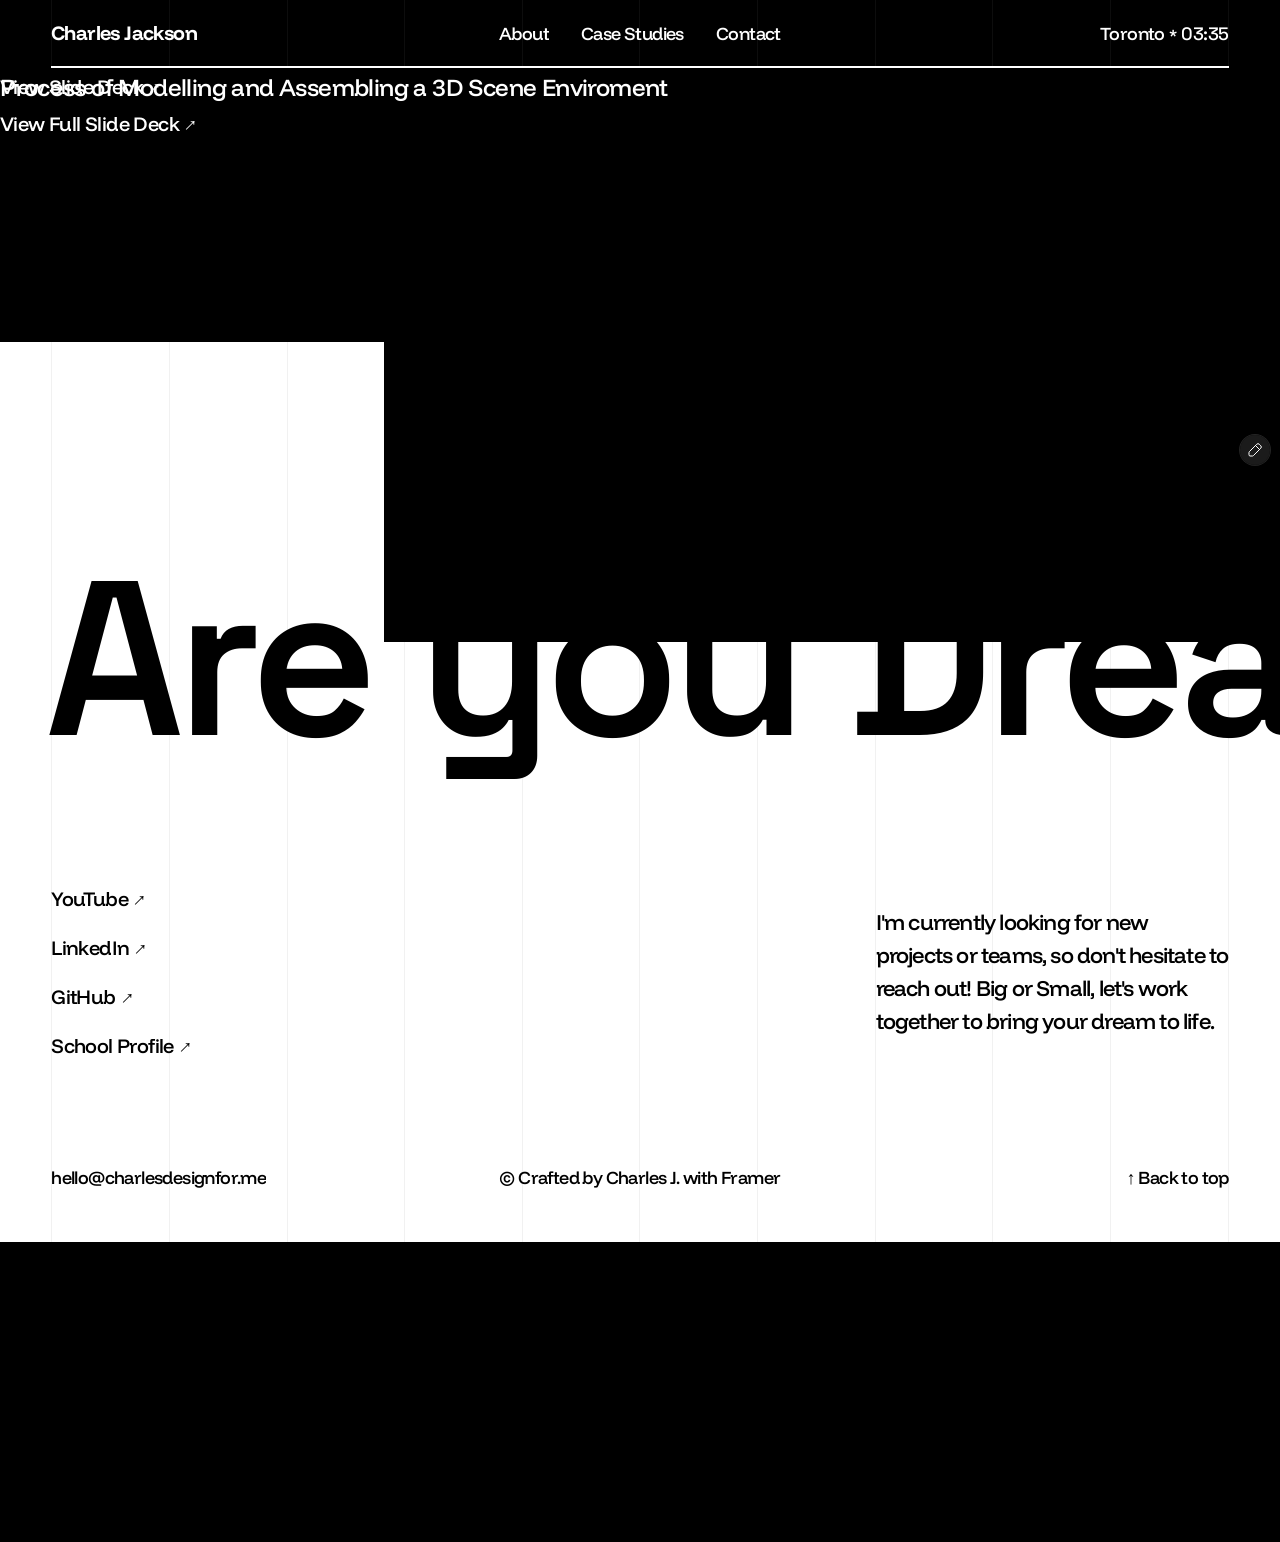
<file: hearts/index.html>
<!DOCTYPE html>
<html lang="en-CA" class="lenis"><head>
<base href="/">
<link rel="stylesheet" href="/styles.css"><script>(function(){var f=window.fetch;window.fetch=function(u,o){if(typeof u==='string'&&u.includes('.framercms')){return f('/assets/cms/'+u.split('/').pop(),o);}return f(u,o);};})();</script>
    <meta charset="utf-8">
    
    
    <script>try{if(localStorage.get("__framer_force_showing_editorbar_since")){const n=document.createElement("link");n.rel = "modulepreload";n.href="https://framer.com/edit/init.mjs";document.head.appendChild(n)}}catch(e){}</script>
    <!-- Start of headStart -->
    
    <!-- End of headStart -->
    <meta name="viewport" content="width=device-width">
    <meta name="generator" content="Framer 269977d">
    <title>Charles Jackson | UX Design &amp; Research | Online Portfolio</title>
    <meta name="description" content="Recent Post-Gradutate from George Brown College's Interaction Design and Interactive Media Management Programs. Explore my UX portfolio with product design, strategy, and innovation for intuitive digital experiences.">
    <meta name="framer-search-index" content="https://framerusercontent.com/sites/66pNo7AYZRfZLN7dmnXi6g/searchIndex-VqxkTYJdfBTB.json">
    <meta name="framer-search-index-fallback" content="https://framerusercontent.com/sites/66pNo7AYZRfZLN7dmnXi6g/searchIndex-OYudaJ5yyp5c.json">
    <meta name="framer-html-plugin" content="disable">
    <link href="assets/images/image-extra-1.png" rel="icon" media="(prefers-color-scheme: light)">
    <link href="assets/images/image-extra-2.png" rel="icon" media="(prefers-color-scheme: dark)">
    <link rel="apple-touch-icon" href="assets/images/image-extra-3.png">
    <!-- Open Graph / Facebook -->
    <meta property="og:type" content="website">
    <meta property="og:title" content="Charles Jackson | UX Design &amp; Research | Online Portfolio">
    <meta property="og:description" content="Recent Post-Gradutate from George Brown College's Interaction Design and Interactive Media Management Programs. Explore my UX portfolio with product design, strategy, and innovation for intuitive digital experiences.">
    <meta property="og:image" content="assets/images/3d-rendered-scene-of-room-4.png">
    <!-- Twitter -->
    <meta name="twitter:card" content="summary_large_image">
    <meta name="twitter:title" content="Charles Jackson | UX Design &amp; Research | Online Portfolio">
    <meta name="twitter:description" content="Recent Post-Gradutate from George Brown College's Interaction Design and Interactive Media Management Programs. Explore my UX portfolio with product design, strategy, and innovation for intuitive digital experiences.">
    <meta name="twitter:image" content="assets/images/3d-rendered-scene-of-room-4.png">
    
    <!-- Global site tag (gtag.js) - Google Analytics -->
    
    <script>
      window.dataLayer = window.dataLayer || [];
      function gtag(){window.dataLayer.push(arguments);}
      gtag('js', new Date());
      gtag('config', 'G-RF8GM7ZSY5');
    </script>
    
    
    <link href="https://fonts.gstatic.com" rel="preconnect" crossorigin="">
    <link href="https://fonts.gstatic.com" rel="preconnect" crossorigin="">
    <meta name="robots" content="max-image-preview:large"><link rel="canonical" href="https://charlesdesignfor.me/hearts"><meta property="og:url" content="https://charlesdesignfor.me/hearts"><script>(()=>{function w(){let o=e=>{let t=new URL(e);return`${t.origin}${t.pathname}`.replace(/\/$/u,"")},i=e=>e.split("-")[0],u=window.location.hostname;function f(){let e=new Map;return document.querySelectorAll('link[rel="alternate"]').forEach(t=>{let n=t.getAttribute("hreflang"),r=t.getAttribute("href");!n||!r||n==="x-default"||new URL(r).hostname!==u||e.set(n,r)}),e}function g(e,t){let r=document.querySelector('link[rel="alternate"][hreflang="x-default"]')?.getAttribute("href");return r?t.get(e)===r:!1}function d(){try{let e=localStorage.getItem("preferredLocale");return e?[e,...navigator.languages]:navigator.languages}catch{return navigator.languages}}function l(e){o(window.location.href)!==o(e)&&window.location.replace(e+window.location.search+window.location.hash)}if(navigator.webdriver||/bot|-google|google-|yandex|ia_archiver|crawl|spider/i.test(navigator.userAgent))return;let c=document.documentElement.getAttribute("lang");if(!c)return;let a=f();if(g(c,a))for(let e of d()){let t=a.get(e);if(t){l(t);return}let n=i(e);for(let[r,s]of a.entries())if(i(r)===n){l(s);return}}}return w})()()</script><!-- Start of headEnd -->
    
    <!-- End of headEnd -->
<script src="chrome-extension://mppblpedoemekekejafmcopafmkagkic/injected.js"></script></head>
<body>
    
    <!-- Start of bodyStart -->
    
    <!-- End of bodyStart -->
    <div id="main" data-framer-hydrate-v2="{&quot;routeId&quot;:&quot;hv5SqOw_t&quot;,&quot;localeId&quot;:&quot;default&quot;,&quot;pathVariables&quot;:{&quot;bLIQBTiry&quot;:&quot;hearts&quot;},&quot;breakpoints&quot;:[{&quot;hash&quot;:&quot;kld49a&quot;,&quot;mediaQuery&quot;:&quot;(min-width: 1440px)&quot;},{&quot;hash&quot;:&quot;pa5ok1&quot;,&quot;mediaQuery&quot;:&quot;(min-width: 1025px) and (max-width: 1439.98px)&quot;},{&quot;hash&quot;:&quot;xi732f&quot;,&quot;mediaQuery&quot;:&quot;(min-width: 700px) and (max-width: 1024.98px)&quot;},{&quot;hash&quot;:&quot;1qo9b1v&quot;,&quot;mediaQuery&quot;:&quot;(max-width: 699.98px)&quot;}]}" data-framer-ssr-released-at="2025-10-20T15:49:52.476Z" data-framer-page-optimized-at="2025-10-21T03:22:45.421Z" data-framer-generated-page=""><!--$--><div data-framer-root="" class="framer-uZEyV framer-7sUwY framer-YyU8j framer-Y0So7 framer-t8cfh framer-gv4gE framer-Z4dBb framer-kld49a" data-framer-cursor="o4a4ia" style="min-height:100vh;width:auto"><!--$--><div class="framer-p0r6kv-container" style="will-change:transform;opacity:1;transform:none"><div class="ssr-variant hidden-1qo9b1v hidden-kld49a hidden-xi732f"><nav class="framer-1C3M9 framer-f3Al3 framer-5yXB9 framer-UMRVF framer-1laz78i framer-v-16d6pkn" data-framer-name="M" style="background-color: var(--token-b988cbfe-ec0d-40b2-b684-cfe47edca353, rgb(241, 239, 236)); width: 100%; opacity: 1;"><div class="framer-z45dfh-container" style="opacity:0.05"><div class="framer-gThQ0 framer-bbeex8 framer-v-bbeex8" data-framer-name="L" style="height: 100%; width: 100%; opacity: 1;"><div class="framer-1f5o18n" data-framer-name="Wrapper" style="opacity: 1;"><div class="framer-uzkfua" data-framer-name="Line" style="background-color: var(--token-9de46952-95e8-4761-8aa9-f667c662063c, rgb(21, 21, 21)); opacity: 1;"></div><div class="framer-hbi1fv" data-framer-name="Line" style="background-color: var(--token-9de46952-95e8-4761-8aa9-f667c662063c, rgb(21, 21, 21)); opacity: 1;"></div><div class="framer-15jaslt" data-framer-name="Line" style="background-color: var(--token-9de46952-95e8-4761-8aa9-f667c662063c, rgb(21, 21, 21)); opacity: 1;"></div><div class="framer-gmlmuz" data-framer-name="Line" style="background-color: var(--token-9de46952-95e8-4761-8aa9-f667c662063c, rgb(21, 21, 21)); opacity: 1;"></div><div class="framer-1qs17t7" data-framer-name="Line" style="background-color: var(--token-9de46952-95e8-4761-8aa9-f667c662063c, rgb(21, 21, 21)); opacity: 1;"></div><div class="framer-1xf9s77" data-framer-name="Line" style="background-color: var(--token-9de46952-95e8-4761-8aa9-f667c662063c, rgb(21, 21, 21)); opacity: 1;"></div><div class="framer-1uva3mb" data-framer-name="Line" style="background-color: var(--token-9de46952-95e8-4761-8aa9-f667c662063c, rgb(21, 21, 21)); opacity: 1;"></div><div class="framer-11o2dee" data-framer-name="Line" style="background-color: var(--token-9de46952-95e8-4761-8aa9-f667c662063c, rgb(21, 21, 21)); opacity: 1;"></div><div class="framer-k2ruyk" data-framer-name="Line" style="background-color: var(--token-9de46952-95e8-4761-8aa9-f667c662063c, rgb(21, 21, 21)); opacity: 1;"></div><div class="framer-1g3876p" data-framer-name="Line" style="background-color: var(--token-9de46952-95e8-4761-8aa9-f667c662063c, rgb(21, 21, 21)); opacity: 1;"></div><div class="framer-uyk5hj" data-framer-name="Line" style="background-color: var(--token-9de46952-95e8-4761-8aa9-f667c662063c, rgb(21, 21, 21)); opacity: 1;"></div></div></div></div><div class="framer-1luufln" data-framer-name="Wrapper" style="opacity: 1;"><div class="framer-1f6s21n" style="opacity: 1;"><!--$--><a class="framer-12fvxuo framer-tng7fh" data-framer-cursor="mvqn4g" data-framer-name="Name" href="./" style="opacity: 1;"><div class="framer-1u5ecy7" data-framer-appear-id="1u5ecy7" data-framer-name="Text" data-framer-component-type="RichTextContainer" style="will-change:transform;opacity:0.001;transform:translateY(20px)"><p class="framer-text framer-styles-preset-1sddvu8" data-styles-preset="ygAa8w5Bo">Charles Jackson</p></div></a><!--/$--><div class="framer-1ey3ckt" data-framer-name="Links" style="opacity: 1;"><div class="framer-10lyrh0-container" data-framer-appear-id="10lyrh0" data-framer-cursor="mvqn4g" style="will-change:transform;opacity:0.001;transform:translateY(10px)"><!--$--><a class="framer-eJDgx framer-5yXB9 framer-isa6aq framer-v-isa6aq framer-c24kpg" data-framer-name="Link (S)" data-highlight="true" href="./#about" tabindex="0" style="opacity: 1;"><div class="framer-1olq9qs" data-framer-name="Label" data-framer-component-type="RichTextContainer" style="--extracted-r6o4lv: var(--variable-reference-WsVOtsD5e-Pn9OB8pj9); --variable-reference-WsVOtsD5e-Pn9OB8pj9: var(--token-9de46952-95e8-4761-8aa9-f667c662063c, rgb(21, 21, 21)); transform: none; opacity: 1;"><p class="framer-text framer-styles-preset-1dkhmep" data-styles-preset="p9xRym43U" style="--framer-text-color:var(--extracted-r6o4lv, var(--variable-reference-WsVOtsD5e-Pn9OB8pj9))">About</p></div><div class="framer-7olwjf" data-framer-name="Line" style="background-color: var(--token-9de46952-95e8-4761-8aa9-f667c662063c, rgb(21, 21, 21)); opacity: 1;"></div></a><!--/$--></div><div class="framer-chfo71-container" data-framer-appear-id="chfo71" data-framer-cursor="mvqn4g" style="will-change:transform;opacity:0.001;transform:translateY(10px)"><!--$--><a class="framer-eJDgx framer-5yXB9 framer-isa6aq framer-v-isa6aq framer-c24kpg" data-framer-name="Link (S)" data-highlight="true" href="./#work" tabindex="0" style="opacity: 1;"><div class="framer-1olq9qs" data-framer-name="Label" data-framer-component-type="RichTextContainer" style="--extracted-r6o4lv: var(--variable-reference-WsVOtsD5e-Pn9OB8pj9); --variable-reference-WsVOtsD5e-Pn9OB8pj9: var(--token-9de46952-95e8-4761-8aa9-f667c662063c, rgb(21, 21, 21)); transform: none; opacity: 1;"><p class="framer-text framer-styles-preset-1dkhmep" data-styles-preset="p9xRym43U" style="--framer-text-color:var(--extracted-r6o4lv, var(--variable-reference-WsVOtsD5e-Pn9OB8pj9))">Case Studies</p></div><div class="framer-7olwjf" data-framer-name="Line" style="background-color: var(--token-9de46952-95e8-4761-8aa9-f667c662063c, rgb(21, 21, 21)); opacity: 1;"></div></a><!--/$--></div><!--$--><div class="framer-1kuwln3-container" data-framer-appear-id="1kuwln3" data-framer-cursor="mvqn4g" style="will-change:transform;opacity:0.001;transform:translateY(10px)"><!--$--><a class="framer-eJDgx framer-5yXB9 framer-isa6aq framer-v-isa6aq framer-c24kpg" data-framer-name="Link (S)" data-highlight="true" href="./contact" tabindex="0" style="opacity: 1;"><div class="framer-1olq9qs" data-framer-name="Label" data-framer-component-type="RichTextContainer" style="--extracted-r6o4lv: var(--variable-reference-WsVOtsD5e-Pn9OB8pj9); --variable-reference-WsVOtsD5e-Pn9OB8pj9: var(--token-9de46952-95e8-4761-8aa9-f667c662063c, rgb(21, 21, 21)); transform: none; opacity: 1;"><p class="framer-text framer-styles-preset-1dkhmep" data-styles-preset="p9xRym43U" style="--framer-text-color:var(--extracted-r6o4lv, var(--variable-reference-WsVOtsD5e-Pn9OB8pj9))">Contact</p></div><div class="framer-7olwjf" data-framer-name="Line" style="background-color: var(--token-9de46952-95e8-4761-8aa9-f667c662063c, rgb(21, 21, 21)); opacity: 1;"></div></a><!--/$--></div><!--/$--></div><div class="framer-1y62ftj" data-framer-name="Info" style="opacity: 1;"><div class="framer-gjrvyn" data-framer-appear-id="gjrvyn" data-framer-name="Text" data-framer-component-type="RichTextContainer" style="--framer-link-text-color:rgb(0, 153, 255);--framer-link-text-decoration:underline;will-change:transform;opacity:0.001;transform:translateY(10px)"><p class="framer-text framer-styles-preset-1dkhmep" data-styles-preset="p9xRym43U">Toronto</p></div><div class="framer-11f5jx5" data-framer-appear-id="11f5jx5" data-framer-name="Text" data-framer-component-type="RichTextContainer" style="--framer-link-text-color:rgb(0, 153, 255);--framer-link-text-decoration:underline;will-change:transform;opacity:0.001;transform:translateY(10px)"><p class="framer-text framer-styles-preset-19ichoq" data-styles-preset="JYUHZEC4N">*</p></div><div class="framer-1het669-container" data-framer-appear-id="1het669" style="will-change:transform;opacity:0.001;transform:translateY(10px)"><!--$--><p style="margin: 0px; padding: 0px; color: var(--token-9de46952-95e8-4761-8aa9-f667c662063c, rgb(21, 21, 21)); font-family: &quot;Space Grotesk&quot;, &quot;Space Grotesk Placeholder&quot;, sans-serif; font-weight: 500; font-size: 18px; line-height: 1.5em; visibility: visible; font-style: normal; letter-spacing: -0.4px; font-variant-numeric: normal; white-space: nowrap;">03:35</p><!--/$--></div></div></div><div class="framer-yvcps5" data-framer-appear-id="yvcps5" data-framer-name="Line" style="background-color: var(--token-9de46952-95e8-4761-8aa9-f667c662063c, rgb(21, 21, 21)); will-change: transform; opacity: 1; transform: translateX(-1331.94px);"></div></div></nav></div></div><!--/$--><header class="framer-dzq5h" data-framer-name="Header" id="hero"><div class="framer-d87nee-container"><div class="ssr-variant hidden-1qo9b1v hidden-xi732f"><div class="framer-gThQ0 framer-bbeex8 framer-v-bbeex8" data-framer-name="L" style="height: 100%; width: 100%; opacity: 1;"><div class="framer-1f5o18n" data-framer-name="Wrapper" style="opacity: 1;"><div class="framer-uzkfua" data-framer-name="Line" style="background-color: var(--token-9de46952-95e8-4761-8aa9-f667c662063c, rgb(21, 21, 21)); opacity: 1;"></div><div class="framer-hbi1fv" data-framer-name="Line" style="background-color: var(--token-9de46952-95e8-4761-8aa9-f667c662063c, rgb(21, 21, 21)); opacity: 1;"></div><div class="framer-15jaslt" data-framer-name="Line" style="background-color: var(--token-9de46952-95e8-4761-8aa9-f667c662063c, rgb(21, 21, 21)); opacity: 1;"></div><div class="framer-gmlmuz" data-framer-name="Line" style="background-color: var(--token-9de46952-95e8-4761-8aa9-f667c662063c, rgb(21, 21, 21)); opacity: 1;"></div><div class="framer-1qs17t7" data-framer-name="Line" style="background-color: var(--token-9de46952-95e8-4761-8aa9-f667c662063c, rgb(21, 21, 21)); opacity: 1;"></div><div class="framer-1xf9s77" data-framer-name="Line" style="background-color: var(--token-9de46952-95e8-4761-8aa9-f667c662063c, rgb(21, 21, 21)); opacity: 1;"></div><div class="framer-1uva3mb" data-framer-name="Line" style="background-color: var(--token-9de46952-95e8-4761-8aa9-f667c662063c, rgb(21, 21, 21)); opacity: 1;"></div><div class="framer-11o2dee" data-framer-name="Line" style="background-color: var(--token-9de46952-95e8-4761-8aa9-f667c662063c, rgb(21, 21, 21)); opacity: 1;"></div><div class="framer-k2ruyk" data-framer-name="Line" style="background-color: var(--token-9de46952-95e8-4761-8aa9-f667c662063c, rgb(21, 21, 21)); opacity: 1;"></div><div class="framer-1g3876p" data-framer-name="Line" style="background-color: var(--token-9de46952-95e8-4761-8aa9-f667c662063c, rgb(21, 21, 21)); opacity: 1;"></div><div class="framer-uyk5hj" data-framer-name="Line" style="background-color: var(--token-9de46952-95e8-4761-8aa9-f667c662063c, rgb(21, 21, 21)); opacity: 1;"></div></div></div></div></div><div class="framer-17l93w9" data-framer-name="Wrapper"><div class="framer-1fxuifb" data-framer-name="Text"><div class="framer-19su59o" data-framer-name="Title"><div class="ssr-variant hidden-1qo9b1v hidden-xi732f"><div class="framer-1agfio7" data-framer-appear-id="1agfio7" data-framer-name="Title" data-framer-component-type="RichTextContainer" style="opacity: 0.001; transform: translateY(40px); will-change: transform;"><h1 class="framer-text framer-styles-preset-1ws4j9p" data-styles-preset="NwIZMsWsS">Heart Shaped Room</h1></div></div></div><div class="framer-c1su3v" data-framer-name="Text"><div class="ssr-variant hidden-1qo9b1v hidden-xi732f"><div class="framer-z3x0td" data-framer-appear-id="z3x0td" data-framer-name="Title" data-framer-component-type="RichTextContainer" style="opacity: 0.001; transform: translateY(40px); will-change: transform;"><p class="framer-text framer-styles-preset-sfc9sw" data-styles-preset="lnBkNhncs">Process of Modelling and Assembling a 3D Scene Enviroment</p></div></div></div></div><div class="framer-1h8j7s9"><div class="framer-1bym4au" data-framer-name="Line"></div><div class="framer-yjimic" data-framer-name="Link"><!--$--><div class="ssr-variant hidden-1qo9b1v"><div class="framer-17t2ucd-container" data-framer-appear-id="17t2ucd" data-framer-cursor="mvqn4g" style="opacity: 0.001; transform: translateY(20px); will-change: transform;"><!--$--><a class="framer-iipEy framer-6LSnZ framer-1bk9t87 framer-v-1bk9t87 framer-p7o4sg" data-framer-name="Link (L)" data-highlight="true" href="https://docs.google.com/presentation/d/1hCzTK2EOUp4Q5xPkycAhvsmHcqRekEk6fwdNMD93ylw/edit?usp=sharing" target="_blank" rel="noopener" style="opacity: 1;"><div class="framer-1kq8zme" data-framer-name="Label" data-framer-component-type="RichTextContainer" style="--extracted-r6o4lv: var(--variable-reference-WsVOtsD5e-j22mTPzNd); --variable-reference-WsVOtsD5e-j22mTPzNd: var(--token-9de46952-95e8-4761-8aa9-f667c662063c, rgb(21, 21, 21)); transform: none; opacity: 1;"><p class="framer-text framer-styles-preset-1ojhyqw" data-styles-preset="Y_wgLR1zP" style="--framer-text-color:var(--extracted-r6o4lv, var(--variable-reference-WsVOtsD5e-j22mTPzNd))">View Slide Deck</p></div><div class="framer-od9h91" data-framer-name="Label" data-framer-component-type="RichTextContainer" style="justify-content: center; --extracted-r6o4lv: var(--variable-reference-WsVOtsD5e-j22mTPzNd); --variable-reference-WsVOtsD5e-j22mTPzNd: var(--token-9de46952-95e8-4761-8aa9-f667c662063c, rgb(21, 21, 21)); transform: rotate(45deg); opacity: 1;"><p class="framer-text framer-styles-preset-1ojhyqw" data-styles-preset="Y_wgLR1zP" style="--framer-text-color:var(--extracted-r6o4lv, var(--variable-reference-WsVOtsD5e-j22mTPzNd))">↑</p></div><div class="framer-18k5dre" data-framer-name="Line" style="background-color: var(--token-9de46952-95e8-4761-8aa9-f667c662063c, rgb(21, 21, 21)); opacity: 1;"></div></a><!--/$--></div></div><!--/$--></div></div></div></header><section class="framer-1t0jl8h" data-framer-name="Project Details"><div class="ssr-variant hidden-1qo9b1v hidden-xi732f"><div class="framer-19iyrz-container"><div class="framer-gThQ0 framer-bbeex8 framer-v-bbeex8" data-framer-name="L" style="height: 100%; width: 100%; opacity: 1;"><div class="framer-1f5o18n" data-framer-name="Wrapper" style="opacity: 1;"><div class="framer-uzkfua" data-framer-name="Line" style="background-color: var(--token-9de46952-95e8-4761-8aa9-f667c662063c, rgb(21, 21, 21)); opacity: 1;"></div><div class="framer-hbi1fv" data-framer-name="Line" style="background-color: var(--token-9de46952-95e8-4761-8aa9-f667c662063c, rgb(21, 21, 21)); opacity: 1;"></div><div class="framer-15jaslt" data-framer-name="Line" style="background-color: var(--token-9de46952-95e8-4761-8aa9-f667c662063c, rgb(21, 21, 21)); opacity: 1;"></div><div class="framer-gmlmuz" data-framer-name="Line" style="background-color: var(--token-9de46952-95e8-4761-8aa9-f667c662063c, rgb(21, 21, 21)); opacity: 1;"></div><div class="framer-1qs17t7" data-framer-name="Line" style="background-color: var(--token-9de46952-95e8-4761-8aa9-f667c662063c, rgb(21, 21, 21)); opacity: 1;"></div><div class="framer-1xf9s77" data-framer-name="Line" style="background-color: var(--token-9de46952-95e8-4761-8aa9-f667c662063c, rgb(21, 21, 21)); opacity: 1;"></div><div class="framer-1uva3mb" data-framer-name="Line" style="background-color: var(--token-9de46952-95e8-4761-8aa9-f667c662063c, rgb(21, 21, 21)); opacity: 1;"></div><div class="framer-11o2dee" data-framer-name="Line" style="background-color: var(--token-9de46952-95e8-4761-8aa9-f667c662063c, rgb(21, 21, 21)); opacity: 1;"></div><div class="framer-k2ruyk" data-framer-name="Line" style="background-color: var(--token-9de46952-95e8-4761-8aa9-f667c662063c, rgb(21, 21, 21)); opacity: 1;"></div><div class="framer-1g3876p" data-framer-name="Line" style="background-color: var(--token-9de46952-95e8-4761-8aa9-f667c662063c, rgb(21, 21, 21)); opacity: 1;"></div><div class="framer-uyk5hj" data-framer-name="Line" style="background-color: var(--token-9de46952-95e8-4761-8aa9-f667c662063c, rgb(21, 21, 21)); opacity: 1;"></div></div></div></div></div><div class="framer-13ijjwa" data-framer-name="Details"><section class="framer-1iflbj5" data-framer-name="Section"><div class="framer-15uc5bb" data-framer-name="Image"><div class="ssr-variant hidden-1qo9b1v"><div class="framer-1ij5o9s" data-framer-name="Image" style="will-change:transform;opacity:1;transform:none"><div style="position:absolute;border-radius:inherit;top:0;right:0;bottom:0;left:0" data-framer-background-image-wrapper="true"><img decoding="auto" width="3840" height="2160" sizes="calc(100vw * 1.012)" srcset="assets/images/3d-rendered-scene-of-room-2.png 512w,assets/images/3d-rendered-scene-of-room-1.png 1024w,assets/images/3d-rendered-scene-of-room-3.png 2048w,assets/images/3d-rendered-scene-of-room-4.png 3840w" src="assets/images/3d-rendered-scene-of-room-4.png" alt="3D Rendered Scene of Room" style="display:block;width:100%;height:100%;border-radius:inherit;object-position:center;object-fit:cover"></div></div></div></div><div class="framer-1togex1" data-framer-name="Wrapper" id="info"><div class="framer-mkdh1m" data-framer-name="Content"><div class="framer-tofffk" data-framer-name="Text"><div class="framer-2ujler" data-framer-name="Text" data-framer-component-type="RichTextContainer" style="will-change:transform;opacity:0;transform:perspective(1200px) translateY(40px)"><p class="framer-text framer-styles-preset-sfc9sw" data-styles-preset="lnBkNhncs">The goal for this project was to create a unique space for mashups of tech that I love and also previous models I created learning how to use Maya. I choose to set the scene in an redesigned version of the Nakagin Hotel but instead a Hexagonal Prism to represent Toronto.</p></div></div><div class="framer-13212wa" data-framer-name="Details"><div class="framer-cwwrjn"><div class="framer-9z03a" data-framer-name="Item"><div class="framer-1h17pn9" style="will-change:transform;opacity:0;transform:perspective(1200px) translateY(20px)"><div class="framer-zjkjhh" data-framer-name="Text" data-framer-component-type="RichTextContainer" style="transform:none"><p class="framer-text framer-styles-preset-1szgzq8" data-styles-preset="DpzRqwcmz">Reference Client:</p></div><div class="framer-1h4zchw" data-framer-name="Text" data-framer-component-type="RichTextContainer" style="transform:none"><p class="framer-text framer-styles-preset-1szgzq8" data-styles-preset="DpzRqwcmz">Freelance</p></div></div><div class="framer-1dnff6r" data-framer-name="Line" style="will-change:transform;opacity:0;transform:translateY(10px)"></div></div><div class="framer-w5q61z" data-framer-name="Item"><div class="framer-14spxy5" style="will-change:transform;opacity:0;transform:perspective(1200px) translateY(20px)"><div class="framer-19uappz" data-framer-name="Text" data-framer-component-type="RichTextContainer" style="transform:none"><p class="framer-text framer-styles-preset-1szgzq8" data-styles-preset="DpzRqwcmz">My Role:</p></div><div class="framer-rjy4jf" data-framer-name="Text" data-framer-component-type="RichTextContainer" style="transform:none"><p class="framer-text framer-styles-preset-1szgzq8" data-styles-preset="DpzRqwcmz">Project Lead</p></div></div><div class="framer-oznp66" data-framer-name="Line" style="will-change:transform;opacity:0;transform:translateY(10px)"></div></div><div class="framer-3fzh74" data-framer-name="Item"><div class="framer-1i1wlx1" style="will-change:transform;opacity:0;transform:perspective(1200px) translateY(20px)"><div class="framer-x00xyg" data-framer-name="Text" data-framer-component-type="RichTextContainer" style="transform:none"><p class="framer-text framer-styles-preset-1szgzq8" data-styles-preset="DpzRqwcmz">Year:</p></div><div class="framer-u3y8vs" data-framer-name="Text" data-framer-component-type="RichTextContainer" style="transform:none"><p class="framer-text framer-styles-preset-1szgzq8" data-styles-preset="DpzRqwcmz">2025</p></div></div><div class="framer-3v6ht5" data-framer-name="Line" style="will-change:transform;opacity:0;transform:translateY(10px)"></div></div><div class="framer-dzw9q7" data-framer-name="Item"><div class="framer-1atbxh4" style="will-change:transform;opacity:0;transform:perspective(1200px) translateY(20px)"><div class="framer-h4d1o8" data-framer-name="Text" data-framer-component-type="RichTextContainer" style="transform:none"><p class="framer-text framer-styles-preset-1szgzq8" data-styles-preset="DpzRqwcmz">Service Provided:</p></div><div class="framer-u4bskb" data-framer-name="Text" data-framer-component-type="RichTextContainer" style="transform:none"><p class="framer-text framer-styles-preset-1szgzq8" data-styles-preset="DpzRqwcmz">3D Models, Substance Painter</p></div></div></div></div></div></div><div class="framer-1ahh3uc" data-framer-name="Wrapper"><div class="framer-t798c"><div class="framer-xuzpco-container"><!--$--><article style="position:relative;width:100%;height:100%;border-radius:0px 0px 0px 0px;transform:unset;cursor:pointer;overflow:hidden" role="presentation"><link rel="preconnect" href="https://i.ytimg.com"><img decoding="async" src="assets/images/wrapper-5-2.webp" style="position:absolute;top:0;left:0;height:100%;width:100%;object-fit:cover"><iframe loading="lazy" style="position:absolute;top:0;left:0;height:100%;width:100%;display:none" title="Youtube Video" allow="presentation; fullscreen; accelerometer; autoplay; encrypted-media; gyroscope; picture-in-picture" src="https://www.youtube.com/embed/1G0hUg1ps84?iv_load_policy=3&amp;rel=0&amp;modestbranding=1&amp;playsinline=1&amp;autoplay=0" frameborder="0"></iframe><button aria-label="Play" style="position:absolute;top:50%;left:50%;transform:translate(-50%, -50%);width:68px;height:48px;padding:0;border:none;background:transparent;cursor:pointer"><svg height="100%" version="1.1" viewBox="0 0 68 48" width="100%"><path d="M66.52,7.74c-0.78-2.93-2.49-5.41-5.42-6.19C55.79,.13,34,0,34,0S12.21,.13,6.9,1.55 C3.97,2.33,2.27,4.81,1.48,7.74C0.06,13.05,0,24,0,24s0.06,10.95,1.48,16.26c0.78,2.93,2.49,5.41,5.42,6.19 C12.21,47.87,34,48,34,48s21.79-0.13,27.1-1.55c2.93-0.78,4.64-3.26,5.42-6.19C67.94,34.95,68,24,68,24S67.94,13.05,66.52,7.74z" fill="#212121" fill-opacity="0.8" style="transition:fill .1s cubic-bezier(0.4, 0, 1, 1), fill-opacity .1s cubic-bezier(0.4, 0, 1, 1)"></path><path d="M 45,24 27,14 27,34" fill="#fff"></path></svg></button></article><!--/$--></div></div></div></div></section></div><section class="framer-1cizebc" data-framer-name="Images"><div class="framer-1u0k4yy" data-framer-name="Wrapper"><div class="framer-1o5e7mw" data-framer-name="Image"><div class="ssr-variant hidden-1qo9b1v hidden-xi732f"><div class="framer-1rbiu3l" data-framer-name="Image" style="will-change: transform; visibility: initial; opacity: 1; transform: translateY(-431.7px);"><div style="position:absolute;border-radius:inherit;top:0;right:0;bottom:0;left:0" data-framer-background-image-wrapper="true"><img decoding="async" loading="lazy" width="1584" height="990" sizes="calc(100vw * 1.0014)" srcset="assets/images/wireframe-and-rendering-2.png 512w,assets/images/wireframe-and-rendering-3.png 1024w,assets/images/wireframe-and-rendering-1.png 1584w" src="assets/images/wireframe-and-rendering-1.png" alt="wireframe and rendering" style="display:block;width:100%;height:100%;border-radius:inherit;object-position:center;object-fit:cover"></div></div></div></div><div class="framer-1x6x2m1" data-framer-name="Image"><div class="ssr-variant hidden-1qo9b1v hidden-xi732f"><div class="framer-w7l7qo" data-framer-name="Image" style="will-change: transform; visibility: initial; opacity: 1; transform: translateY(-568.5px);"><div style="position:absolute;border-radius:inherit;top:0;right:0;bottom:0;left:0" data-framer-background-image-wrapper="true"><img decoding="async" loading="lazy" width="1584" height="990" sizes="100vw" srcset="assets/images/wireframe-and-render-of-desk-view-2.png 512w,assets/images/wireframe-and-render-of-desk-view-3.png 1024w,assets/images/wireframe-and-render-of-desk-view-1.png 1584w" src="assets/images/wireframe-and-render-of-desk-view-1.png" alt="wireframe and render of desk view" style="display:block;width:100%;height:100%;border-radius:inherit;object-position:center;object-fit:cover"></div></div></div></div><div class="framer-2kom3r" data-framer-name="Image"><div class="ssr-variant hidden-1qo9b1v"><div class="framer-19k67ef" data-framer-name="Image" style="will-change: transform; visibility: initial; opacity: 1; transform: translateY(-700.05px);"><div style="position:absolute;border-radius:inherit;top:0;right:0;bottom:0;left:0" data-framer-background-image-wrapper="true"><img decoding="async" loading="lazy" width="1584" height="990" sizes="100vw" srcset="assets/images/wireframe-and-contrast-from-shelf-view-2.png 512w,assets/images/wireframe-and-contrast-from-shelf-view-3.png 1024w,assets/images/wireframe-and-contrast-from-shelf-view-1.png 1584w" src="assets/images/wireframe-and-contrast-from-shelf-view-1.png" alt="wireframe and contrast from shelf view" style="display:block;width:100%;height:100%;border-radius:inherit;object-position:center;object-fit:cover"></div></div></div></div><div class="framer-1v6pvcf" data-framer-name="Image"><div class="ssr-variant hidden-1qo9b1v"><div class="framer-p7p0ix" data-framer-name="Image" style="will-change: transform; visibility: initial; opacity: 1; transform: translateY(-836.25px);"><div style="position:absolute;border-radius:inherit;top:0;right:0;bottom:0;left:0" data-framer-background-image-wrapper="true"><img decoding="async" loading="lazy" width="1584" height="990" sizes="100vw" srcset="assets/images/a-screenshot-from-a-website-header-2.png 512w,assets/images/a-screenshot-from-a-website-header-3.png 1024w,assets/images/a-screenshot-from-a-website-header-1.png 1584w" src="assets/images/a-screenshot-from-a-website-header-1.png" alt="A screenshot from a website header" style="display:block;width:100%;height:100%;border-radius:inherit;object-position:center;object-fit:cover"></div></div></div></div><div class="framer-1dp1mhj" data-framer-name="Image"><div class="ssr-variant hidden-1qo9b1v"><div class="framer-lwyn5l" data-framer-name="Image" style="will-change: transform; visibility: initial; opacity: 1; transform: translateY(-970.35px);"><div style="position:absolute;border-radius:inherit;top:0;right:0;bottom:0;left:0" data-framer-background-image-wrapper="true"><img decoding="async" loading="lazy" width="1584" height="990" sizes="100vw" srcset="assets/images/line-drawing-of-xbox-series-s-2.png 512w,assets/images/line-drawing-of-xbox-series-s-3.png 1024w,assets/images/line-drawing-of-xbox-series-s-1.png 1584w" src="assets/images/line-drawing-of-xbox-series-s-1.png" alt="line drawing of xbox series s" style="display:block;width:100%;height:100%;border-radius:inherit;object-position:center;object-fit:cover"></div></div></div></div></div></section><section class="framer-1898lx1" data-framer-name="Section"><div class="framer-shz97n" data-framer-name="Wrapper"><div class="framer-tfb6" data-framer-name="Content"><div class="framer-1ugokco" data-framer-name="Title" data-framer-component-type="RichTextContainer" style="will-change:transform;opacity:0;transform:perspective(1200px) translateY(40px)"><p class="framer-text framer-styles-preset-sfc9sw">I purposefully aimed high with this project, knowing it would be to showcase everything I had learned up until this point, I wanted to ensure the final render hit the lived in, but still having a futuristic aesthetic. Not only was I able to include previous 3D Models but also illustrations and designs, to really give the room a touch of my style and feeling.</p></div><div class="framer-1pnz4yn" data-framer-name="Link"><!--$--><div class="ssr-variant hidden-1qo9b1v hidden-xi732f"><div class="framer-tafbao-container" data-framer-appear-id="tafbao" data-framer-cursor="mvqn4g" style="opacity: 0.001; transform: translateY(20px); will-change: transform;"><!--$--><a class="framer-iipEy framer-6LSnZ framer-1bk9t87 framer-v-1bk9t87 framer-p7o4sg" data-framer-name="Link (L)" data-highlight="true" href="https://docs.google.com/presentation/d/1hCzTK2EOUp4Q5xPkycAhvsmHcqRekEk6fwdNMD93ylw/edit?usp=sharing" target="_blank" rel="noopener" style="opacity: 1;"><div class="framer-1kq8zme" data-framer-name="Label" data-framer-component-type="RichTextContainer" style="--extracted-r6o4lv: var(--variable-reference-WsVOtsD5e-j22mTPzNd); --variable-reference-WsVOtsD5e-j22mTPzNd: var(--token-9de46952-95e8-4761-8aa9-f667c662063c, rgb(21, 21, 21)); transform: none; opacity: 1;"><p class="framer-text framer-styles-preset-1ojhyqw" data-styles-preset="Y_wgLR1zP" style="--framer-text-color:var(--extracted-r6o4lv, var(--variable-reference-WsVOtsD5e-j22mTPzNd))">View Full Slide Deck</p></div><div class="framer-od9h91" data-framer-name="Label" data-framer-component-type="RichTextContainer" style="justify-content: center; --extracted-r6o4lv: var(--variable-reference-WsVOtsD5e-j22mTPzNd); --variable-reference-WsVOtsD5e-j22mTPzNd: var(--token-9de46952-95e8-4761-8aa9-f667c662063c, rgb(21, 21, 21)); transform: rotate(45deg); opacity: 1;"><p class="framer-text framer-styles-preset-1ojhyqw" data-styles-preset="Y_wgLR1zP" style="--framer-text-color:var(--extracted-r6o4lv, var(--variable-reference-WsVOtsD5e-j22mTPzNd))">↑</p></div><div class="framer-18k5dre" data-framer-name="Line" style="background-color: var(--token-9de46952-95e8-4761-8aa9-f667c662063c, rgb(21, 21, 21)); opacity: 1;"></div></a><!--/$--></div></div><!--/$--></div></div></div></section></section><section class="framer-jjm6cq" data-framer-name="Next Project" id="next-project"><div class="ssr-variant hidden-1qo9b1v hidden-xi732f"><div class="framer-8jmxd5-container"><div class="framer-gThQ0 framer-bbeex8 framer-v-bbeex8" data-framer-name="L" style="height: 100%; width: 100%; opacity: 1;"><div class="framer-1f5o18n" data-framer-name="Wrapper" style="opacity: 1;"><div class="framer-uzkfua" data-framer-name="Line" style="background-color: var(--token-9de46952-95e8-4761-8aa9-f667c662063c, rgb(21, 21, 21)); opacity: 1;"></div><div class="framer-hbi1fv" data-framer-name="Line" style="background-color: var(--token-9de46952-95e8-4761-8aa9-f667c662063c, rgb(21, 21, 21)); opacity: 1;"></div><div class="framer-15jaslt" data-framer-name="Line" style="background-color: var(--token-9de46952-95e8-4761-8aa9-f667c662063c, rgb(21, 21, 21)); opacity: 1;"></div><div class="framer-gmlmuz" data-framer-name="Line" style="background-color: var(--token-9de46952-95e8-4761-8aa9-f667c662063c, rgb(21, 21, 21)); opacity: 1;"></div><div class="framer-1qs17t7" data-framer-name="Line" style="background-color: var(--token-9de46952-95e8-4761-8aa9-f667c662063c, rgb(21, 21, 21)); opacity: 1;"></div><div class="framer-1xf9s77" data-framer-name="Line" style="background-color: var(--token-9de46952-95e8-4761-8aa9-f667c662063c, rgb(21, 21, 21)); opacity: 1;"></div><div class="framer-1uva3mb" data-framer-name="Line" style="background-color: var(--token-9de46952-95e8-4761-8aa9-f667c662063c, rgb(21, 21, 21)); opacity: 1;"></div><div class="framer-11o2dee" data-framer-name="Line" style="background-color: var(--token-9de46952-95e8-4761-8aa9-f667c662063c, rgb(21, 21, 21)); opacity: 1;"></div><div class="framer-k2ruyk" data-framer-name="Line" style="background-color: var(--token-9de46952-95e8-4761-8aa9-f667c662063c, rgb(21, 21, 21)); opacity: 1;"></div><div class="framer-1g3876p" data-framer-name="Line" style="background-color: var(--token-9de46952-95e8-4761-8aa9-f667c662063c, rgb(21, 21, 21)); opacity: 1;"></div><div class="framer-uyk5hj" data-framer-name="Line" style="background-color: var(--token-9de46952-95e8-4761-8aa9-f667c662063c, rgb(21, 21, 21)); opacity: 1;"></div></div></div></div></div><div class="framer-1pksmxw" data-framer-name="Wrapper"><div class="framer-f6lkue" data-framer-name="Title"><div class="framer-sspnkc" data-framer-name="Text"><div class="ssr-variant hidden-1qo9b1v"><div class="framer-xtqzi0" data-framer-name="Title" data-framer-component-type="RichTextContainer" style="will-change:transform;opacity:0;transform:translateY(20px)"><h2 class="framer-text framer-styles-preset-1w2c4tm" data-styles-preset="VAtxt7p48">Next Project</h2></div></div></div><div class="ssr-variant hidden-1qo9b1v"><div class="framer-1lyhsmr" data-framer-name="Line" style="will-change:transform;opacity:1;transform:translateX(-1920px)"></div></div></div><div class="framer-148cfje"><!--$--><!--$--><div class="ssr-variant hidden-1qo9b1v hidden-xi732f"><div class="framer-8e0o5m-container" id="lucid-work-item-2"><div class="ssr-variant hidden-kld49a"><!--$--><a class="framer-EJ3p9 framer-Z4dBb framer-6LSnZ framer-UMRVF framer-1d8e5vc framer-v-sufuqw framer-d46j17" data-framer-name="M" href="./lucid" data-framer-page-link-current="true" style="width: 100%; opacity: 1;"><div class="framer-183bxmb" data-framer-name="Details" style="opacity:1;transform:none"><div class="framer-1rp5ixi" data-framer-name="Title" data-framer-component-type="RichTextContainer" style="will-change:transform;opacity:0;transform:none"><h3 class="framer-text framer-styles-preset-sfkic" data-styles-preset="FyCrmqgVV">Lucid</h3></div><div class="framer-1q6uawy" style="opacity: 1;"><div class="framer-1ycga17" data-framer-name="Description" data-framer-component-type="RichTextContainer" style="transform: none; opacity: 1;"><p class="framer-text framer-styles-preset-1ojhyqw" data-styles-preset="Y_wgLR1zP">Social Media Campaign for the Next Generation in Bed &amp; Sleep Technology</p></div><div class="framer-wou9g3" data-framer-name="Tag" style="background-color: rgba(21, 21, 21, 0.08); border-radius: 4px; opacity: 1;"><div class="framer-86lmna" data-framer-name="Label" data-framer-component-type="RichTextContainer" style="transform: none; opacity: 1;"><p class="framer-text framer-styles-preset-19ichoq" data-styles-preset="JYUHZEC4N">Animation, Branding</p></div></div></div></div><div class="framer-1qdccay" data-framer-cursor="174c43o" data-framer-name="Image" style="opacity: 1;"><div class="framer-1o5pwlq-container" style="opacity:0"><div class="framer-Tb2eA framer-5yXB9 framer-rzk55n framer-v-rzk55n" data-framer-name="Default" style="border-radius: 100px; height: 100%; width: 100%; opacity: 1;"><div class="framer-1qmjsek" style="backdrop-filter: blur(0px); background-color: var(--token-b988cbfe-ec0d-40b2-b684-cfe47edca353, rgb(241, 239, 236)); opacity: 1;"></div></div></div><div class="framer-qvx98u" data-framer-name="Overlay" style="background-color:var(--token-b988cbfe-ec0d-40b2-b684-cfe47edca353, rgb(241, 239, 236));will-change:transform;opacity:1;transform:translateY(-500px)"></div><div class="framer-15db8j2" data-framer-name="Image" style="opacity: 1;"><div style="position:absolute;border-radius:inherit;top:0;right:0;bottom:0;left:0" data-framer-background-image-wrapper="true"><img decoding="async" loading="lazy" width="800" height="450" sizes="calc(calc(100vw * 0.92) * 0.7)" srcset="assets/images/animated-title-card-2.gif 512w,assets/images/animated-title-card-1.gif 800w" src="assets/images/animated-title-card-1.gif" alt="Animated Title Card" style="display:block;width:100%;height:100%;border-radius:inherit;object-position:center;object-fit:cover"></div></div></div></a><!--/$--></div></div></div><!--/$--><!--/$--></div></div></section><!--$--><div class="ssr-variant hidden-1qo9b1v hidden-xi732f"><div class="framer-1875al6-container" id="footer" style="will-change:transform;opacity:1;transform:translateY(-300px)"><div class="ssr-variant hidden-kld49a"><footer class="framer-DH9fs framer-Y0So7 framer-5yXB9 framer-1b1rsec framer-v-1benccc" data-framer-name="M" style="background-color: var(--token-9de46952-95e8-4761-8aa9-f667c662063c, rgb(21, 21, 21)); height: 100%; width: 100%; opacity: 1;"><div class="framer-vu7gk2-container" style="opacity:0.05"><div class="framer-gThQ0 framer-bbeex8 framer-v-bbeex8" data-framer-name="L" style="height: 100%; width: 100%; opacity: 1;"><div class="framer-1f5o18n" data-framer-name="Wrapper" style="opacity: 1;"><div class="framer-uzkfua" data-framer-name="Line" style="background-color: var(--token-b988cbfe-ec0d-40b2-b684-cfe47edca353, rgb(241, 239, 236)); opacity: 1;"></div><div class="framer-hbi1fv" data-framer-name="Line" style="background-color: var(--token-b988cbfe-ec0d-40b2-b684-cfe47edca353, rgb(241, 239, 236)); opacity: 1;"></div><div class="framer-15jaslt" data-framer-name="Line" style="background-color: var(--token-b988cbfe-ec0d-40b2-b684-cfe47edca353, rgb(241, 239, 236)); opacity: 1;"></div><div class="framer-gmlmuz" data-framer-name="Line" style="background-color: var(--token-b988cbfe-ec0d-40b2-b684-cfe47edca353, rgb(241, 239, 236)); opacity: 1;"></div><div class="framer-1qs17t7" data-framer-name="Line" style="background-color: var(--token-b988cbfe-ec0d-40b2-b684-cfe47edca353, rgb(241, 239, 236)); opacity: 1;"></div><div class="framer-1xf9s77" data-framer-name="Line" style="background-color: var(--token-b988cbfe-ec0d-40b2-b684-cfe47edca353, rgb(241, 239, 236)); opacity: 1;"></div><div class="framer-1uva3mb" data-framer-name="Line" style="background-color: var(--token-b988cbfe-ec0d-40b2-b684-cfe47edca353, rgb(241, 239, 236)); opacity: 1;"></div><div class="framer-11o2dee" data-framer-name="Line" style="background-color: var(--token-b988cbfe-ec0d-40b2-b684-cfe47edca353, rgb(241, 239, 236)); opacity: 1;"></div><div class="framer-k2ruyk" data-framer-name="Line" style="background-color: var(--token-b988cbfe-ec0d-40b2-b684-cfe47edca353, rgb(241, 239, 236)); opacity: 1;"></div><div class="framer-1g3876p" data-framer-name="Line" style="background-color: var(--token-b988cbfe-ec0d-40b2-b684-cfe47edca353, rgb(241, 239, 236)); opacity: 1;"></div><div class="framer-uyk5hj" data-framer-name="Line" style="background-color: var(--token-b988cbfe-ec0d-40b2-b684-cfe47edca353, rgb(241, 239, 236)); opacity: 1;"></div></div></div></div><div class="framer-128tn17" data-framer-name="Title" style="opacity: 1;"><div class="framer-1ihxo1e-container" data-framer-name="Ticket L" name="Ticket L" style="opacity: 1;"><!--$--><section style="display: flex; width: 100%; height: 100%; max-width: 100%; max-height: 100%; place-items: center; margin: 0px; padding: 0px; list-style-type: none; opacity: 1; overflow: hidden;"><ul style="display:flex;width:100%;height:100%;max-width:100%;max-height:100%;place-items:center;margin:0;padding:0;list-style-type:none;text-indent:none;gap:0;position:relative;flex-direction:row;will-change:auto;transform:translateX(-0px)"><li><div class="framer-1vi5ibt" data-framer-name="Title L" style="flex-shrink: 0; opacity: 1;"><div class="framer-135s6wc" data-framer-name="Title" data-framer-component-type="RichTextContainer" style="--extracted-tcooor: var(--token-b988cbfe-ec0d-40b2-b684-cfe47edca353, rgb(241, 239, 236)); transform: none; opacity: 1;"><div class="framer-text" style="--font-selector:R0Y7U3BhY2UgR3JvdGVzay02MDA=;--framer-font-family:&quot;Space Grotesk&quot;, &quot;Space Grotesk Placeholder&quot;, sans-serif;--framer-font-size:220px;--framer-font-weight:600;--framer-letter-spacing:-8px;--framer-text-color:var(--extracted-tcooor, var(--token-b988cbfe-ec0d-40b2-b684-cfe47edca353, rgb(241, 239, 236)))"> Are you Dreaming? </div></div></div></li><li aria-hidden="true"><div class="framer-1vi5ibt" data-framer-name="Title L" style="flex-shrink: 0; opacity: 1;"><div class="framer-135s6wc" data-framer-name="Title" data-framer-component-type="RichTextContainer" style="--extracted-tcooor: var(--token-b988cbfe-ec0d-40b2-b684-cfe47edca353, rgb(241, 239, 236)); transform: none; opacity: 1;"><div class="framer-text" style="--font-selector: R0Y7U3BhY2UgR3JvdGVzay02MDA=; --framer-font-family: &quot;Space Grotesk&quot;, &quot;Space Grotesk Placeholder&quot;, sans-serif; --framer-font-size: 220px; --framer-font-weight: 600; --framer-letter-spacing: -8px; --framer-text-color: var(--extracted-tcooor, var(--token-b988cbfe-ec0d-40b2-b684-cfe47edca353, rgb(241, 239, 236)));"> Are you Dreaming? </div></div></div></li><li aria-hidden="true"><div class="framer-1vi5ibt" data-framer-name="Title L" style="flex-shrink: 0; opacity: 1;"><div class="framer-135s6wc" data-framer-name="Title" data-framer-component-type="RichTextContainer" style="--extracted-tcooor: var(--token-b988cbfe-ec0d-40b2-b684-cfe47edca353, rgb(241, 239, 236)); transform: none; opacity: 1;"><div class="framer-text" style="--font-selector: R0Y7U3BhY2UgR3JvdGVzay02MDA=; --framer-font-family: &quot;Space Grotesk&quot;, &quot;Space Grotesk Placeholder&quot;, sans-serif; --framer-font-size: 220px; --framer-font-weight: 600; --framer-letter-spacing: -8px; --framer-text-color: var(--extracted-tcooor, var(--token-b988cbfe-ec0d-40b2-b684-cfe47edca353, rgb(241, 239, 236)));"> Are you Dreaming? </div></div></div></li></ul></section><!--/$--></div></div><div class="framer-1d86919" data-framer-name="Wrapper" style="opacity: 1;"><div class="framer-jq9jbl" data-framer-name="Top" style="opacity: 1;"><div class="framer-12iriam" data-framer-name="Social" style="opacity: 1;"><div class="framer-1i4iu42-container" data-framer-cursor="mvqn4g" style="opacity: 1;"><!--$--><a class="framer-iipEy framer-6LSnZ framer-1bk9t87 framer-v-1bk9t87 framer-p7o4sg" data-framer-name="Link (L)" data-highlight="true" href="https://www.youtube.com/@insertvideoshere" target="_blank" rel="noopener" style="opacity: 1;"><div class="framer-1kq8zme" data-framer-name="Label" data-framer-component-type="RichTextContainer" style="--extracted-r6o4lv: var(--variable-reference-WsVOtsD5e-j22mTPzNd); --variable-reference-WsVOtsD5e-j22mTPzNd: var(--token-b988cbfe-ec0d-40b2-b684-cfe47edca353, rgb(241, 239, 236)); transform: none; opacity: 1;"><p class="framer-text framer-styles-preset-1ojhyqw" data-styles-preset="Y_wgLR1zP" style="--framer-text-color:var(--extracted-r6o4lv, var(--variable-reference-WsVOtsD5e-j22mTPzNd))">YouTube</p></div><div class="framer-od9h91" data-framer-name="Label" data-framer-component-type="RichTextContainer" style="justify-content: center; --extracted-r6o4lv: var(--variable-reference-WsVOtsD5e-j22mTPzNd); --variable-reference-WsVOtsD5e-j22mTPzNd: var(--token-b988cbfe-ec0d-40b2-b684-cfe47edca353, rgb(241, 239, 236)); transform: rotate(45deg); opacity: 1;"><p class="framer-text framer-styles-preset-1ojhyqw" data-styles-preset="Y_wgLR1zP" style="--framer-text-color:var(--extracted-r6o4lv, var(--variable-reference-WsVOtsD5e-j22mTPzNd))">↑</p></div><div class="framer-18k5dre" data-framer-name="Line" style="background-color: var(--token-b988cbfe-ec0d-40b2-b684-cfe47edca353, rgb(241, 239, 236)); opacity: 1;"></div></a><!--/$--></div><div class="framer-1oaws18-container" data-framer-cursor="mvqn4g" style="opacity: 1;"><!--$--><a class="framer-iipEy framer-6LSnZ framer-1bk9t87 framer-v-1bk9t87 framer-p7o4sg" data-framer-name="Link (L)" data-highlight="true" href="https://www.linkedin.com/in/charlesajackson/" target="_blank" rel="noopener" style="opacity: 1;"><div class="framer-1kq8zme" data-framer-name="Label" data-framer-component-type="RichTextContainer" style="--extracted-r6o4lv: var(--variable-reference-WsVOtsD5e-j22mTPzNd); --variable-reference-WsVOtsD5e-j22mTPzNd: var(--token-b988cbfe-ec0d-40b2-b684-cfe47edca353, rgb(241, 239, 236)); transform: none; opacity: 1;"><p class="framer-text framer-styles-preset-1ojhyqw" data-styles-preset="Y_wgLR1zP" style="--framer-text-color:var(--extracted-r6o4lv, var(--variable-reference-WsVOtsD5e-j22mTPzNd))">LinkedIn</p></div><div class="framer-od9h91" data-framer-name="Label" data-framer-component-type="RichTextContainer" style="justify-content: center; --extracted-r6o4lv: var(--variable-reference-WsVOtsD5e-j22mTPzNd); --variable-reference-WsVOtsD5e-j22mTPzNd: var(--token-b988cbfe-ec0d-40b2-b684-cfe47edca353, rgb(241, 239, 236)); transform: rotate(45deg); opacity: 1;"><p class="framer-text framer-styles-preset-1ojhyqw" data-styles-preset="Y_wgLR1zP" style="--framer-text-color:var(--extracted-r6o4lv, var(--variable-reference-WsVOtsD5e-j22mTPzNd))">↑</p></div><div class="framer-18k5dre" data-framer-name="Line" style="background-color: var(--token-b988cbfe-ec0d-40b2-b684-cfe47edca353, rgb(241, 239, 236)); opacity: 1;"></div></a><!--/$--></div><div class="framer-hkh3zj-container" data-framer-cursor="mvqn4g" style="opacity: 1;"><!--$--><a class="framer-iipEy framer-6LSnZ framer-1bk9t87 framer-v-1bk9t87 framer-p7o4sg" data-framer-name="Link (L)" data-highlight="true" href="https://github.com/itimetravelwell" target="_blank" rel="noopener" style="opacity: 1;"><div class="framer-1kq8zme" data-framer-name="Label" data-framer-component-type="RichTextContainer" style="--extracted-r6o4lv: var(--variable-reference-WsVOtsD5e-j22mTPzNd); --variable-reference-WsVOtsD5e-j22mTPzNd: var(--token-b988cbfe-ec0d-40b2-b684-cfe47edca353, rgb(241, 239, 236)); transform: none; opacity: 1;"><p class="framer-text framer-styles-preset-1ojhyqw" data-styles-preset="Y_wgLR1zP" style="--framer-text-color:var(--extracted-r6o4lv, var(--variable-reference-WsVOtsD5e-j22mTPzNd))">GitHub</p></div><div class="framer-od9h91" data-framer-name="Label" data-framer-component-type="RichTextContainer" style="justify-content: center; --extracted-r6o4lv: var(--variable-reference-WsVOtsD5e-j22mTPzNd); --variable-reference-WsVOtsD5e-j22mTPzNd: var(--token-b988cbfe-ec0d-40b2-b684-cfe47edca353, rgb(241, 239, 236)); transform: rotate(45deg); opacity: 1;"><p class="framer-text framer-styles-preset-1ojhyqw" data-styles-preset="Y_wgLR1zP" style="--framer-text-color:var(--extracted-r6o4lv, var(--variable-reference-WsVOtsD5e-j22mTPzNd))">↑</p></div><div class="framer-18k5dre" data-framer-name="Line" style="background-color: var(--token-b988cbfe-ec0d-40b2-b684-cfe47edca353, rgb(241, 239, 236)); opacity: 1;"></div></a><!--/$--></div><div class="framer-zf5hjt-container" data-framer-cursor="mvqn4g" style="opacity: 1;"><!--$--><a class="framer-iipEy framer-6LSnZ framer-1bk9t87 framer-v-1bk9t87 framer-p7o4sg" data-framer-name="Link (L)" data-highlight="true" href="https://yes.schoolofdesign.ca/student?id=cm9fuppl2090t0716tao2v28z" target="_blank" rel="noopener" style="opacity: 1;"><div class="framer-1kq8zme" data-framer-name="Label" data-framer-component-type="RichTextContainer" style="--extracted-r6o4lv: var(--variable-reference-WsVOtsD5e-j22mTPzNd); --variable-reference-WsVOtsD5e-j22mTPzNd: var(--token-b988cbfe-ec0d-40b2-b684-cfe47edca353, rgb(241, 239, 236)); transform: none; opacity: 1;"><p class="framer-text framer-styles-preset-1ojhyqw" data-styles-preset="Y_wgLR1zP" style="--framer-text-color:var(--extracted-r6o4lv, var(--variable-reference-WsVOtsD5e-j22mTPzNd))">School Profile</p></div><div class="framer-od9h91" data-framer-name="Label" data-framer-component-type="RichTextContainer" style="justify-content: center; --extracted-r6o4lv: var(--variable-reference-WsVOtsD5e-j22mTPzNd); --variable-reference-WsVOtsD5e-j22mTPzNd: var(--token-b988cbfe-ec0d-40b2-b684-cfe47edca353, rgb(241, 239, 236)); transform: rotate(45deg); opacity: 1;"><p class="framer-text framer-styles-preset-1ojhyqw" data-styles-preset="Y_wgLR1zP" style="--framer-text-color:var(--extracted-r6o4lv, var(--variable-reference-WsVOtsD5e-j22mTPzNd))">↑</p></div><div class="framer-18k5dre" data-framer-name="Line" style="background-color: var(--token-b988cbfe-ec0d-40b2-b684-cfe47edca353, rgb(241, 239, 236)); opacity: 1;"></div></a><!--/$--></div></div><div class="framer-12e1a0g" data-framer-name="Info" style="opacity: 1;"><div class="framer-1tbna09" data-framer-name="Text" data-framer-component-type="RichTextContainer" style="--extracted-r6o4lv: var(--token-b988cbfe-ec0d-40b2-b684-cfe47edca353, rgb(241, 239, 236)); transform: none; opacity: 1;"><p class="framer-text framer-styles-preset-1szgzq8" data-styles-preset="DpzRqwcmz" style="--framer-text-color:var(--extracted-r6o4lv, var(--token-b988cbfe-ec0d-40b2-b684-cfe47edca353, rgb(241, 239, 236)))">I'm currently looking for new projects or teams, so don't hesitate to reach out! Big or Small, let's work together to bring your dream to life.</p></div></div></div><div class="framer-gq13wq" data-framer-name="Bottom" style="opacity: 1;"><div class="framer-1wh2xm6" data-framer-name="Email" style="opacity: 1;"><div class="framer-bxd7j7-container" data-framer-cursor="mvqn4g" style="opacity: 1;"><!--$--><a class="framer-eJDgx framer-5yXB9 framer-isa6aq framer-v-isa6aq framer-c24kpg" data-framer-name="Link (S)" data-highlight="true" href="mailto:hello@charlesdesignfor.me" target="_blank" rel="noopener" tabindex="0" style="opacity: 1;"><div class="framer-1olq9qs" data-framer-name="Label" data-framer-component-type="RichTextContainer" style="--extracted-r6o4lv: var(--variable-reference-WsVOtsD5e-Pn9OB8pj9); --variable-reference-WsVOtsD5e-Pn9OB8pj9: var(--token-b988cbfe-ec0d-40b2-b684-cfe47edca353, rgb(241, 239, 236)); transform: none; opacity: 1;"><p class="framer-text framer-styles-preset-1dkhmep" data-styles-preset="p9xRym43U" style="--framer-text-color:var(--extracted-r6o4lv, var(--variable-reference-WsVOtsD5e-Pn9OB8pj9))">hello@charlesdesignfor.me</p></div><div class="framer-7olwjf" data-framer-name="Line" style="background-color: var(--token-b988cbfe-ec0d-40b2-b684-cfe47edca353, rgb(241, 239, 236)); opacity: 1;"></div></a><!--/$--></div></div><div class="framer-z9j387" data-framer-name="Copyright" style="opacity: 1;"><div class="framer-16833za" data-framer-name="Text" data-framer-component-type="RichTextContainer" style="--extracted-r6o4lv: var(--token-b988cbfe-ec0d-40b2-b684-cfe47edca353, rgb(241, 239, 236)); transform: none; opacity: 1;"><p class="framer-text framer-styles-preset-1dkhmep" data-styles-preset="p9xRym43U" style="--framer-text-color:var(--extracted-r6o4lv, var(--token-b988cbfe-ec0d-40b2-b684-cfe47edca353, rgb(241, 239, 236)))">© Crafted by </p></div><div class="framer-1w7cfek-container" data-framer-cursor="mvqn4g" style="opacity: 1;"><!--$--><a class="framer-eJDgx framer-5yXB9 framer-isa6aq framer-v-isa6aq framer-c24kpg" data-framer-name="Link (S)" data-highlight="true" tabindex="0" style="opacity: 1;"><div class="framer-1olq9qs" data-framer-name="Label" data-framer-component-type="RichTextContainer" style="--extracted-r6o4lv: var(--variable-reference-WsVOtsD5e-Pn9OB8pj9); --variable-reference-WsVOtsD5e-Pn9OB8pj9: var(--token-b988cbfe-ec0d-40b2-b684-cfe47edca353, rgb(241, 239, 236)); transform: none; opacity: 1;"><p class="framer-text framer-styles-preset-1dkhmep" data-styles-preset="p9xRym43U" style="--framer-text-color:var(--extracted-r6o4lv, var(--variable-reference-WsVOtsD5e-Pn9OB8pj9))">Charles J.</p></div><div class="framer-7olwjf" data-framer-name="Line" style="background-color: var(--token-b988cbfe-ec0d-40b2-b684-cfe47edca353, rgb(241, 239, 236)); opacity: 1;"></div></a><!--/$--></div><div class="framer-1gjey6g" data-framer-name="Text" data-framer-component-type="RichTextContainer" style="--extracted-r6o4lv: var(--token-b988cbfe-ec0d-40b2-b684-cfe47edca353, rgb(241, 239, 236)); transform: none; opacity: 1;"><p class="framer-text framer-styles-preset-1dkhmep" data-styles-preset="p9xRym43U" style="--framer-text-color:var(--extracted-r6o4lv, var(--token-b988cbfe-ec0d-40b2-b684-cfe47edca353, rgb(241, 239, 236)))"> with </p></div><div class="framer-1suum94-container" data-framer-cursor="mvqn4g" style="opacity: 1;"><!--$--><a class="framer-eJDgx framer-5yXB9 framer-isa6aq framer-v-isa6aq framer-c24kpg" data-framer-name="Link (S)" data-highlight="true" href="https://framer.com" target="_blank" rel="noopener" tabindex="0" style="opacity: 1;"><div class="framer-1olq9qs" data-framer-name="Label" data-framer-component-type="RichTextContainer" style="--extracted-r6o4lv: var(--variable-reference-WsVOtsD5e-Pn9OB8pj9); --variable-reference-WsVOtsD5e-Pn9OB8pj9: var(--token-b988cbfe-ec0d-40b2-b684-cfe47edca353, rgb(241, 239, 236)); transform: none; opacity: 1;"><p class="framer-text framer-styles-preset-1dkhmep" data-styles-preset="p9xRym43U" style="--framer-text-color:var(--extracted-r6o4lv, var(--variable-reference-WsVOtsD5e-Pn9OB8pj9))">Framer</p></div><div class="framer-7olwjf" data-framer-name="Line" style="background-color: var(--token-b988cbfe-ec0d-40b2-b684-cfe47edca353, rgb(241, 239, 236)); opacity: 1;"></div></a><!--/$--></div></div><div class="framer-1klyt6f" data-framer-name="Back To Top" style="opacity: 1;"><div class="framer-3mxpti-container" data-framer-cursor="mvqn4g" style="opacity: 1;"><!--$--><a class="framer-eJDgx framer-5yXB9 framer-isa6aq framer-v-isa6aq framer-c24kpg" data-framer-name="Link (S)" data-highlight="true" href="./hearts#hero" tabindex="0" style="opacity: 1;"><div class="framer-1olq9qs" data-framer-name="Label" data-framer-component-type="RichTextContainer" style="--extracted-r6o4lv: var(--variable-reference-WsVOtsD5e-Pn9OB8pj9); --variable-reference-WsVOtsD5e-Pn9OB8pj9: var(--token-b988cbfe-ec0d-40b2-b684-cfe47edca353, rgb(241, 239, 236)); transform: none; opacity: 1;"><p class="framer-text framer-styles-preset-1dkhmep" data-styles-preset="p9xRym43U" style="--framer-text-color:var(--extracted-r6o4lv, var(--variable-reference-WsVOtsD5e-Pn9OB8pj9))">↑ Back to top</p></div><div class="framer-7olwjf" data-framer-name="Line" style="background-color: var(--token-b988cbfe-ec0d-40b2-b684-cfe47edca353, rgb(241, 239, 236)); opacity: 1;"></div></a><!--/$--></div></div></div></div></footer></div></div></div><!--/$--><div class="framer-1e8aep6-container"><!--$--><div></div><!--/$--></div></div><div id="overlay"></div><!--/$--><div class="framer-Tb2eA framer-5yXB9 framer-rzk55n framer-pointer-events-none framer-v-rzk55n" data-framer-name="Default" style="position: fixed; top: 0px; left: 0px; z-index: 13; pointer-events: none; border-radius: 100px; opacity: 0; transform: translate(-50%, 0%) translateY(-10px);"><div class="framer-1qmjsek" style="backdrop-filter: blur(0px); background-color: var(--token-b988cbfe-ec0d-40b2-b684-cfe47edca353, rgb(241, 239, 236)); opacity: 1;"></div></div></div><script>(()=>{function u(){function n(t,e,i){let r=document.createElement("a");r.href=t,r.target=i,r.rel=e,document.body.appendChild(r),r.click(),r.remove()}function o(t){if(this.dataset.hydrated){this.removeEventListener("click",o);return}t.preventDefault(),t.stopPropagation();let e=this.getAttribute("href");if(!e)return;if(/Mac|iPod|iPhone|iPad/u.test(navigator.userAgent)?t.metaKey:t.ctrlKey)return n(e,"","_blank");let r=this.getAttribute("rel")??"",c=this.getAttribute("target")??"";n(e,r,c)}function a(t){if(this.dataset.hydrated){this.removeEventListener("auxclick",o);return}t.preventDefault(),t.stopPropagation();let e=this.getAttribute("href");e&&n(e,"","_blank")}function s(t){if(this.dataset.hydrated){this.removeEventListener("keydown",s);return}if(t.key!=="Enter")return;t.preventDefault(),t.stopPropagation();let e=this.getAttribute("href");if(!e)return;let i=this.getAttribute("rel")??"",r=this.getAttribute("target")??"";n(e,i,r)}document.querySelectorAll("[data-nested-link]").forEach(t=>{t instanceof HTMLElement&&(t.addEventListener("click",o),t.addEventListener("auxclick",a),t.addEventListener("keydown",s))})}return u})()()</script><script>(()=>{function i(){for(let e of document.querySelectorAll("[data-framer-original-sizes]")){let t=e.getAttribute("data-framer-original-sizes");t===""?e.removeAttribute("sizes"):e.setAttribute("sizes",t),e.removeAttribute("data-framer-original-sizes")}}function a(){window.__framer_onRewriteBreakpoints=i}return a})()()</script>
    <script>!function(){var w="framer_variant";function u(a,r){let n=r.indexOf("#"),t=n===-1?r:r.substring(0,n),i=n===-1?"":r.substring(n),e=t.indexOf("?"),h=e===-1?t:t.substring(0,e),d=e===-1?"":t.substring(e),s=new URLSearchParams(d),g=new URLSearchParams(a);for(let[o,l]of g)s.has(o)||o!==w&&s.append(o,l);let c=s.toString();return c===""?t+i:h+"?"+c+i}var p='div#main a[href^="#"],div#main a[href^="/"],div#main a[href^="."]',f="div#main a[data-framer-preserve-params]",m,S=(m=document.currentScript)==null?void 0:m.hasAttribute("data-preserve-internal-params");if(window.location.search&&!/bot|-google|google-|yandex|ia_archiver|crawl|spider/iu.test(navigator.userAgent)){let a=document.querySelectorAll(S?`${p},${f}`:f);for(let r of a){let n=u(window.location.search,r.href);r.setAttribute("href",n)}}
}()</script>
    
    
    <script>var animator=(()=>{var k=(e,t,r)=>r>t?t:r<e?e:r;var F=()=>{};function W(e){let t;return()=>(t===void 0&&(t=e()),t)}var j=e=>e;var w=e=>e*1e3,v=e=>e/1e3;function X(e,t){return t?e*(1e3/t):0}var Y=e=>Array.isArray(e)&&typeof e[0]=="number";var q={value:null,addProjectionMetrics:null};var Z={layout:0,mainThread:0,waapi:0};var z=(e,t,r=10)=>{let o="",s=Math.max(Math.round(t/r),2);for(let n=0;n<s;n++)o+=Math.round(e(n/(s-1))*1e4)/1e4+", ";return`linear(${o.substring(0,o.length-2)})`};function $(e){let t=0,r=50,o=e.next(t);for(;!o.done&&t<2e4;)t+=r,o=e.next(t);return t>=2e4?1/0:t}function pe(e,t=100,r){let o=r({...e,keyframes:[0,t]}),s=Math.min($(o),2e4);return{type:"keyframes",ease:n=>o.next(s*n).value/t,duration:v(s)}}var Ee=5;function me(e,t,r){let o=Math.max(t-Ee,0);return X(r-e(o),t-o)}var l={stiffness:100,damping:10,mass:1,velocity:0,duration:800,bounce:.3,visualDuration:.3,restSpeed:{granular:.01,default:2},restDelta:{granular:.005,default:.5},minDuration:.01,maxDuration:10,minDamping:.05,maxDamping:1};var H=.001;function fe({duration:e=l.duration,bounce:t=l.bounce,velocity:r=l.velocity,mass:o=l.mass}){let s,n;F(e<=w(l.maxDuration),"Spring duration must be 10 seconds or less","spring-duration-limit");let i=1-t;i=k(l.minDamping,l.maxDamping,i),e=k(l.minDuration,l.maxDuration,v(e)),i<1?(s=m=>{let p=m*i,c=p*e,u=p-r,d=L(m,i),g=Math.exp(-c);return H-u/d*g},n=m=>{let c=m*i*e,u=c*r+r,d=Math.pow(i,2)*Math.pow(m,2)*e,g=Math.exp(-c),y=L(Math.pow(m,2),i);return(-s(m)+H>0?-1:1)*((u-d)*g)/y}):(s=m=>{let p=Math.exp(-m*e),c=(m-r)*e+1;return-H+p*c},n=m=>{let p=Math.exp(-m*e),c=(r-m)*(e*e);return p*c});let f=5/e,a=Ce(s,n,f);if(e=w(e),isNaN(a))return{stiffness:l.stiffness,damping:l.damping,duration:e};{let m=Math.pow(a,2)*o;return{stiffness:m,damping:i*2*Math.sqrt(o*m),duration:e}}}var Pe=12;function Ce(e,t,r){let o=r;for(let s=1;s<Pe;s++)o=o-e(o)/t(o);return o}function L(e,t){return e*Math.sqrt(1-t*t)}var Ie=["duration","bounce"],Ke=["stiffness","damping","mass"];function ce(e,t){return t.some(r=>e[r]!==void 0)}function Be(e){let t={velocity:l.velocity,stiffness:l.stiffness,damping:l.damping,mass:l.mass,isResolvedFromDuration:!1,...e};if(!ce(e,Ke)&&ce(e,Ie))if(e.visualDuration){let r=e.visualDuration,o=2*Math.PI/(r*1.2),s=o*o,n=2*k(.05,1,1-(e.bounce||0))*Math.sqrt(s);t={...t,mass:l.mass,stiffness:s,damping:n}}else{let r=fe(e);t={...t,...r,mass:l.mass},t.isResolvedFromDuration=!0}return t}function D(e=l.visualDuration,t=l.bounce){let r=typeof e!="object"?{visualDuration:e,keyframes:[0,1],bounce:t}:e,{restSpeed:o,restDelta:s}=r,n=r.keyframes[0],i=r.keyframes[r.keyframes.length-1],f={done:!1,value:n},{stiffness:a,damping:m,mass:p,duration:c,velocity:u,isResolvedFromDuration:d}=Be({...r,velocity:-v(r.velocity||0)}),g=u||0,y=m/(2*Math.sqrt(a*p)),h=i-n,T=v(Math.sqrt(a/p)),B=Math.abs(h)<5;o||(o=B?l.restSpeed.granular:l.restSpeed.default),s||(s=B?l.restDelta.granular:l.restDelta.default);let b;if(y<1){let x=L(T,y);b=A=>{let S=Math.exp(-y*T*A);return i-S*((g+y*T*h)/x*Math.sin(x*A)+h*Math.cos(x*A))}}else if(y===1)b=x=>i-Math.exp(-T*x)*(h+(g+T*h)*x);else{let x=T*Math.sqrt(y*y-1);b=A=>{let S=Math.exp(-y*T*A),G=Math.min(x*A,300);return i-S*((g+y*T*h)*Math.sinh(G)+x*h*Math.cosh(G))/x}}let V={calculatedDuration:d&&c||null,next:x=>{let A=b(x);if(d)f.done=x>=c;else{let S=x===0?g:0;y<1&&(S=x===0?w(g):me(b,x,A));let G=Math.abs(S)<=o,ke=Math.abs(i-A)<=s;f.done=G&&ke}return f.value=f.done?i:A,f},toString:()=>{let x=Math.min($(V),2e4),A=z(S=>V.next(x*S).value,x,30);return x+"ms "+A},toTransition:()=>{}};return V}D.applyToOptions=e=>{let t=pe(e,100,D);return e.ease=t.ease,e.duration=w(t.duration),e.type="keyframes",e};var ue=["transformPerspective","x","y","z","translateX","translateY","translateZ","scale","scaleX","scaleY","rotate","rotateX","rotateY","rotateZ","skew","skewX","skewY"],_=new Set(ue);var le={};function de(e,t){let r=W(e);return()=>le[t]??r()}var xe=de(()=>{try{document.createElement("div").animate({opacity:0},{easing:"linear(0, 1)"})}catch{return!1}return!0},"linearEasing");var O=([e,t,r,o])=>`cubic-bezier(${e}, ${t}, ${r}, ${o})`;var Q={linear:"linear",ease:"ease",easeIn:"ease-in",easeOut:"ease-out",easeInOut:"ease-in-out",circIn:O([0,.65,.55,1]),circOut:O([.55,0,1,.45]),backIn:O([.31,.01,.66,-.59]),backOut:O([.33,1.53,.69,.99])};function J(e,t){if(e)return typeof e=="function"?xe()?z(e,t):"ease-out":Y(e)?O(e):Array.isArray(e)?e.map(r=>J(r,t)||Q.easeOut):Q[e]}function R(e,t,r,{delay:o=0,duration:s=300,repeat:n=0,repeatType:i="loop",ease:f="easeOut",times:a}={},m=void 0){let p={[t]:r};a&&(p.offset=a);let c=J(f,s);Array.isArray(c)&&(p.easing=c),q.value&&Z.waapi++;let u={delay:o,duration:s,easing:Array.isArray(c)?"linear":c,fill:"both",iterations:n+1,direction:i==="reverse"?"alternate":"normal"};m&&(u.pseudoElement=m);let d=e.animate(p,u);return q.value&&d.finished.finally(()=>{Z.waapi--}),d}var ge=e=>e.replace(/([a-z])([A-Z])/gu,"$1-$2").toLowerCase();var ee="framerAppearId",ye="data-"+ge(ee);function Ae(e){return e.props[ye]}var M=new Map,E=new Map;var P=(e,t)=>{let r=_.has(t)?"transform":t;return`${e}: ${r}`};function te(e,t,r){let o=P(e,t),s=M.get(o);if(!s)return null;let{animation:n,startTime:i}=s;function f(){window.MotionCancelOptimisedAnimation?.(e,t,r)}return n.onfinish=f,i===null||window.MotionHandoffIsComplete?.(e)?(f(),null):i}var N,C,re=new Set;function Ge(){re.forEach(e=>{e.animation.play(),e.animation.startTime=e.startTime}),re.clear()}function oe(e,t,r,o,s){if(window.MotionIsMounted)return;let n=e.dataset[ee];if(!n)return;window.MotionHandoffAnimation=te;let i=P(n,t);C||(C=R(e,t,[r[0],r[0]],{duration:1e4,ease:"linear"}),M.set(i,{animation:C,startTime:null}),window.MotionHandoffAnimation=te,window.MotionHasOptimisedAnimation=(a,m)=>{if(!a)return!1;if(!m)return E.has(a);let p=P(a,m);return!!M.get(p)},window.MotionHandoffMarkAsComplete=a=>{E.has(a)&&E.set(a,!0)},window.MotionHandoffIsComplete=a=>E.get(a)===!0,window.MotionCancelOptimisedAnimation=(a,m,p,c)=>{let u=P(a,m),d=M.get(u);d&&(p&&c===void 0?p.postRender(()=>{p.postRender(()=>{d.animation.cancel()})}):d.animation.cancel(),p&&c?(re.add(d),p.render(Ge)):(M.delete(u),M.size||(window.MotionCancelOptimisedAnimation=void 0)))},window.MotionCheckAppearSync=(a,m,p)=>{let c=Ae(a);if(!c)return;let u=window.MotionHasOptimisedAnimation?.(c,m),d=a.props.values?.[m];if(!u||!d)return;let g=p.on("change",y=>{d.get()!==y&&(window.MotionCancelOptimisedAnimation?.(c,m),g())});return g});let f=()=>{C.cancel();let a=R(e,t,r,o);N===void 0&&(N=performance.now()),a.startTime=N,M.set(i,{animation:a,startTime:N}),s&&s(a)};E.set(n,!1),C.ready?C.ready.then(f).catch(j):f()}var ne=["transformPerspective","x","y","z","translateX","translateY","translateZ","scale","scaleX","scaleY","rotate","rotateX","rotateY","rotateZ","skew","skewX","skewY"],ze={x:"translateX",y:"translateY",z:"translateZ",transformPerspective:"perspective"},$e={translateX:"px",translateY:"px",translateZ:"px",x:"px",y:"px",z:"px",perspective:"px",transformPerspective:"px",rotate:"deg",rotateX:"deg",rotateY:"deg"};function he(e,t){let r=$e[e];return!r||typeof t=="string"&&t.endsWith(r)?t:`${t}${r}`}function ie(e){return ne.includes(e)}var Le=(e,t)=>ne.indexOf(e)-ne.indexOf(t);function Te({transform:e,transformKeys:t},r){let o={},s=!0,n="";t.sort(Le);for(let i of t){let f=e[i],a=!0;typeof f=="number"?a=f===(i.startsWith("scale")?1:0):a=parseFloat(f)===0,a||(s=!1,n+=`${ze[i]||i}(${e[i]}) `),r&&(o[i]=e[i])}return n=n.trim(),r?n=r(o,n):s&&(n="none"),n}function ae(e,t){let r=new Set(Object.keys(e));for(let o in t)r.add(o);return Array.from(r)}function se(e,t){let r=t-e.length;if(r<=0)return e;let o=new Array(r).fill(e[e.length-1]);return e.concat(o)}function I(e){return e*1e3}var Se={duration:.001},K={opacity:1,scale:1,translateX:0,translateY:0,translateZ:0,x:0,y:0,z:0,rotate:0,rotateX:0,rotateY:0};function ve(e,t,r,o,s){return r.delay&&(r.delay=I(r.delay)),r.type==="spring"?Ne(e,t,r,o,s):We(e,t,r,o,s)}function Re(e,t,r){let o={},s=0,n=0;for(let i of ae(e,t)){let f=e[i]??K[i],a=t[i]??K[i];if(f===void 0||a===void 0||i!=="transformPerspective"&&f===a&&f===K[i])continue;i==="transformPerspective"&&(o[i]=[f,a]);let m=Ze(f,a,r),{duration:p,keyframes:c}=m;p===void 0||c===void 0||(p>s&&(s=p,n=c.length),o[i]=c)}return{keyframeValuesByProps:o,longestDuration:s,longestLength:n}}function Ne(e,t,r,o,s){let n={},{keyframeValuesByProps:i,longestDuration:f,longestLength:a}=Re(e,t,r);if(!a)return n;let m={ease:"linear",duration:f,delay:r.delay},p=s?Se:m,c={};for(let[d,g]of Object.entries(i))ie(d)?c[d]=se(g,a):n[d]={keyframes:se(g,a),options:d==="opacity"?m:p};let u=De(c,o);return u&&(n.transform={keyframes:u,options:p}),n}function Fe(e){let{type:t,duration:r,...o}=e;return{duration:I(r),...o}}function We(e,t,r,o,s){let n=Fe(r);if(!n)return;let i={},f=s?Se:n,a={};for(let p of ae(e,t)){let c=e[p]??K[p],u=t[p]??K[p];c===void 0||u===void 0||p!=="transformPerspective"&&c===u||(ie(p)?a[p]=[c,u]:i[p]={keyframes:[c,u],options:p==="opacity"?n:f})}let m=De(a,o);return m&&(i.transform={keyframes:m,options:f}),i}var je=["duration","bounce"],Xe=["stiffness","damping","mass"];function we(e){return Xe.some(t=>t in e)?!1:je.some(t=>t in e)}function Ye(e,t,r){return we(r)?`${e}-${t}-${r.duration}-${r.bounce}`:`${e}-${t}-${r.damping}-${r.stiffness}-${r.mass}`}function qe(e){return we(e)?{...e,duration:I(e.duration)}:e}var Me=new Map,be=10;function Ze(e,t,r){let o=Ye(e,t,r),s=Me.get(o);if(s)return s;let n=[e,t],i=D({...qe(r),keyframes:n}),f={done:!1,value:n[0]},a=[],m=0;for(;!f.done&&m<I(10);)f=i.next(m),a.push(f.value),m+=be;n=a;let p=m-be,u={keyframes:n,duration:p,ease:"linear"};return Me.set(o,u),u}function De(e,t){let r=[],o=Object.values(e)[0]?.length;if(!o)return;let s=Object.keys(e);for(let n=0;n<o;n++){let i={};for(let[a,m]of Object.entries(e)){let p=m[n];p!==void 0&&(i[a]=he(a,p))}let f=Te({transform:i,transformKeys:s},t);r.push(f)}return r}function Ue(e,t){if(!t)for(let r in e){let o=e[r];return o?.legacy===!0?o:void 0}}function Oe(e,t,r,o,s,n){for(let[i,f]of Object.entries(e)){let a=n?f[n]:void 0;if(a===null||!a&&f.default===null)continue;let m=a??f.default??Ue(f,n);if(!m)continue;let{initial:p,animate:c,transformTemplate:u}=m;if(!p||!c)continue;let{transition:d,...g}=c,y=ve(p,g,d,He(u,o),s);if(!y)continue;let h={},T={};for(let[b,V]of Object.entries(y))h[b]=V.keyframes,T[b]=V.options;let B=n?`:not(.hidden-${n}) `:"";t(`${B}[${r}="${i}"]`,h,T)}}function He(e,t){if(!(!e||!t))return(r,o)=>e.replace(t,o)}function Ve(e){return e?e.find(r=>r.mediaQuery?window.matchMedia(r.mediaQuery).matches===!0:!1)?.hash:void 0}var Lr={animateAppearEffects:Oe,getActiveVariantHash:Ve,spring:D,startOptimizedAppearAnimation:oe};return Lr})()</script>
                <script type="framer/appear" id="__framer__appearAnimationsContent">{"1u5ecy7":{"default":{"initial":{"opacity":0.001,"rotate":0,"rotateX":0,"rotateY":0,"scale":1,"skewX":0,"skewY":0,"x":0,"y":20},"animate":{"opacity":1,"rotate":0,"rotateX":0,"rotateY":0,"scale":1,"skewX":0,"skewY":0,"transition":{"delay":1.6,"duration":1,"ease":[0.44,0,0.56,1],"type":"tween"},"x":0,"y":0}},"1qo9b1v":{"initial":{"opacity":0.001,"rotate":0,"rotateX":0,"rotateY":0,"scale":1,"skewX":0,"skewY":0,"x":0,"y":10},"animate":{"opacity":1,"rotate":0,"rotateX":0,"rotateY":0,"scale":1,"skewX":0,"skewY":0,"transition":{"delay":1.5,"duration":1,"ease":[0.44,0,0.56,1],"type":"tween"},"x":0,"y":0}},"pa5ok1":{"initial":{"opacity":0.001,"rotate":0,"rotateX":0,"rotateY":0,"scale":1,"skewX":0,"skewY":0,"x":0,"y":20},"animate":{"opacity":1,"rotate":0,"rotateX":0,"rotateY":0,"scale":1,"skewX":0,"skewY":0,"transition":{"delay":1.6,"duration":1,"ease":[0.44,0,0.56,1],"type":"tween"},"x":0,"y":0}},"xi732f":{"initial":{"opacity":0.001,"rotate":0,"rotateX":0,"rotateY":0,"scale":1,"skewX":0,"skewY":0,"x":0,"y":20},"animate":{"opacity":1,"rotate":0,"rotateX":0,"rotateY":0,"scale":1,"skewX":0,"skewY":0,"transition":{"delay":1.6,"duration":1,"ease":[0.44,0,0.56,1],"type":"tween"},"x":0,"y":0}}},"10lyrh0":{"default":{"initial":{"opacity":0.001,"rotate":0,"rotateX":0,"rotateY":0,"scale":1,"skewX":0,"skewY":0,"x":0,"y":10},"animate":{"opacity":1,"rotate":0,"rotateX":0,"rotateY":0,"scale":1,"skewX":0,"skewY":0,"transition":{"delay":2,"duration":0.8,"ease":[0.44,0,0.56,1],"type":"tween"},"x":0,"y":0}},"1qo9b1v":{"initial":{"opacity":0.001,"rotate":0,"rotateX":0,"rotateY":0,"scale":1,"skewX":0,"skewY":0,"x":0,"y":10},"animate":{"opacity":1,"rotate":0,"rotateX":0,"rotateY":0,"scale":1,"skewX":0,"skewY":0,"transition":{"delay":1.8,"duration":0.8,"ease":[0.44,0,0.56,1],"type":"tween"},"x":0,"y":0}},"pa5ok1":{"initial":{"opacity":0.001,"rotate":0,"rotateX":0,"rotateY":0,"scale":1,"skewX":0,"skewY":0,"x":0,"y":10},"animate":{"opacity":1,"rotate":0,"rotateX":0,"rotateY":0,"scale":1,"skewX":0,"skewY":0,"transition":{"delay":2,"duration":0.8,"ease":[0.44,0,0.56,1],"type":"tween"},"x":0,"y":0}},"xi732f":{"initial":{"opacity":0.001,"rotate":0,"rotateX":0,"rotateY":0,"scale":1,"skewX":0,"skewY":0,"x":0,"y":10},"animate":{"opacity":1,"rotate":0,"rotateX":0,"rotateY":0,"scale":1,"skewX":0,"skewY":0,"transition":{"delay":2,"duration":0.8,"ease":[0.44,0,0.56,1],"type":"tween"},"x":0,"y":0}}},"chfo71":{"default":{"initial":{"opacity":0.001,"rotate":0,"rotateX":0,"rotateY":0,"scale":1,"skewX":0,"skewY":0,"x":0,"y":10},"animate":{"opacity":1,"rotate":0,"rotateX":0,"rotateY":0,"scale":1,"skewX":0,"skewY":0,"transition":{"delay":2.2,"duration":0.8,"ease":[0.44,0,0.56,1],"type":"tween"},"x":0,"y":0}},"1qo9b1v":{"initial":{"opacity":0.001,"rotate":0,"rotateX":0,"rotateY":0,"scale":1,"skewX":0,"skewY":0,"x":0,"y":10},"animate":{"opacity":1,"rotate":0,"rotateX":0,"rotateY":0,"scale":1,"skewX":0,"skewY":0,"transition":{"delay":2,"duration":0.8,"ease":[0.44,0,0.56,1],"type":"tween"},"x":0,"y":0}},"pa5ok1":{"initial":{"opacity":0.001,"rotate":0,"rotateX":0,"rotateY":0,"scale":1,"skewX":0,"skewY":0,"x":0,"y":10},"animate":{"opacity":1,"rotate":0,"rotateX":0,"rotateY":0,"scale":1,"skewX":0,"skewY":0,"transition":{"delay":2.2,"duration":0.8,"ease":[0.44,0,0.56,1],"type":"tween"},"x":0,"y":0}},"xi732f":{"initial":{"opacity":0.001,"rotate":0,"rotateX":0,"rotateY":0,"scale":1,"skewX":0,"skewY":0,"x":0,"y":10},"animate":{"opacity":1,"rotate":0,"rotateX":0,"rotateY":0,"scale":1,"skewX":0,"skewY":0,"transition":{"delay":2.2,"duration":0.8,"ease":[0.44,0,0.56,1],"type":"tween"},"x":0,"y":0}}},"1kuwln3":{"default":{"initial":{"opacity":0.001,"rotate":0,"rotateX":0,"rotateY":0,"scale":1,"skewX":0,"skewY":0,"x":0,"y":10},"animate":{"opacity":1,"rotate":0,"rotateX":0,"rotateY":0,"scale":1,"skewX":0,"skewY":0,"transition":{"delay":2.4,"duration":0.8,"ease":[0.44,0,0.56,1],"type":"tween"},"x":0,"y":0}},"1qo9b1v":{"initial":{"opacity":0.001,"rotate":0,"rotateX":0,"rotateY":0,"scale":1,"skewX":0,"skewY":0,"x":0,"y":10},"animate":{"opacity":1,"rotate":0,"rotateX":0,"rotateY":0,"scale":1,"skewX":0,"skewY":0,"transition":{"delay":2.2,"duration":0.8,"ease":[0.44,0,0.56,1],"type":"tween"},"x":0,"y":0}},"pa5ok1":{"initial":{"opacity":0.001,"rotate":0,"rotateX":0,"rotateY":0,"scale":1,"skewX":0,"skewY":0,"x":0,"y":10},"animate":{"opacity":1,"rotate":0,"rotateX":0,"rotateY":0,"scale":1,"skewX":0,"skewY":0,"transition":{"delay":2.4,"duration":0.8,"ease":[0.44,0,0.56,1],"type":"tween"},"x":0,"y":0}},"xi732f":{"initial":{"opacity":0.001,"rotate":0,"rotateX":0,"rotateY":0,"scale":1,"skewX":0,"skewY":0,"x":0,"y":10},"animate":{"opacity":1,"rotate":0,"rotateX":0,"rotateY":0,"scale":1,"skewX":0,"skewY":0,"transition":{"delay":2.4,"duration":0.8,"ease":[0.44,0,0.56,1],"type":"tween"},"x":0,"y":0}}},"gjrvyn":{"default":{"initial":{"opacity":0.001,"rotate":0,"rotateX":0,"rotateY":0,"scale":1,"skewX":0,"skewY":0,"x":0,"y":10},"animate":{"opacity":1,"rotate":0,"rotateX":0,"rotateY":0,"scale":1,"skewX":0,"skewY":0,"transition":{"delay":2.8,"duration":0.8,"ease":[0.44,0,0.56,1],"type":"tween"},"x":0,"y":0}},"pa5ok1":{"initial":{"opacity":0.001,"rotate":0,"rotateX":0,"rotateY":0,"scale":1,"skewX":0,"skewY":0,"x":0,"y":10},"animate":{"opacity":1,"rotate":0,"rotateX":0,"rotateY":0,"scale":1,"skewX":0,"skewY":0,"transition":{"delay":2.8,"duration":0.8,"ease":[0.44,0,0.56,1],"type":"tween"},"x":0,"y":0}},"xi732f":{"initial":{"opacity":0.001,"rotate":0,"rotateX":0,"rotateY":0,"scale":1,"skewX":0,"skewY":0,"x":0,"y":10},"animate":{"opacity":1,"rotate":0,"rotateX":0,"rotateY":0,"scale":1,"skewX":0,"skewY":0,"transition":{"delay":2.8,"duration":0.8,"ease":[0.44,0,0.56,1],"type":"tween"},"x":0,"y":0}}},"11f5jx5":{"default":{"initial":{"opacity":0.001,"rotate":0,"rotateX":0,"rotateY":0,"scale":1,"skewX":0,"skewY":0,"x":0,"y":10},"animate":{"opacity":1,"rotate":0,"rotateX":0,"rotateY":0,"scale":1,"skewX":0,"skewY":0,"transition":{"delay":2.8,"duration":0.8,"ease":[0.44,0,0.56,1],"type":"tween"},"x":0,"y":0}},"pa5ok1":{"initial":{"opacity":0.001,"rotate":0,"rotateX":0,"rotateY":0,"scale":1,"skewX":0,"skewY":0,"x":0,"y":10},"animate":{"opacity":1,"rotate":0,"rotateX":0,"rotateY":0,"scale":1,"skewX":0,"skewY":0,"transition":{"delay":2.8,"duration":0.8,"ease":[0.44,0,0.56,1],"type":"tween"},"x":0,"y":0}},"xi732f":{"initial":{"opacity":0.001,"rotate":0,"rotateX":0,"rotateY":0,"scale":1,"skewX":0,"skewY":0,"x":0,"y":10},"animate":{"opacity":1,"rotate":0,"rotateX":0,"rotateY":0,"scale":1,"skewX":0,"skewY":0,"transition":{"delay":2.8,"duration":0.8,"ease":[0.44,0,0.56,1],"type":"tween"},"x":0,"y":0}}},"1het669":{"default":{"initial":{"opacity":0.001,"rotate":0,"rotateX":0,"rotateY":0,"scale":1,"skewX":0,"skewY":0,"x":0,"y":10},"animate":{"opacity":1,"rotate":0,"rotateX":0,"rotateY":0,"scale":1,"skewX":0,"skewY":0,"transition":{"delay":2.8,"duration":0.8,"ease":[0.44,0,0.56,1],"type":"tween"},"x":0,"y":0}},"pa5ok1":{"initial":{"opacity":0.001,"rotate":0,"rotateX":0,"rotateY":0,"scale":1,"skewX":0,"skewY":0,"x":0,"y":10},"animate":{"opacity":1,"rotate":0,"rotateX":0,"rotateY":0,"scale":1,"skewX":0,"skewY":0,"transition":{"delay":2.8,"duration":0.8,"ease":[0.44,0,0.56,1],"type":"tween"},"x":0,"y":0}},"xi732f":{"initial":{"opacity":0.001,"rotate":0,"rotateX":0,"rotateY":0,"scale":1,"skewX":0,"skewY":0,"x":0,"y":10},"animate":{"opacity":1,"rotate":0,"rotateX":0,"rotateY":0,"scale":1,"skewX":0,"skewY":0,"transition":{"delay":2.8,"duration":0.8,"ease":[0.44,0,0.56,1],"type":"tween"},"x":0,"y":0}}},"yvcps5":{"default":{"initial":{"opacity":1,"rotate":0,"rotateX":0,"rotateY":0,"scale":1,"skewX":0,"skewY":0,"x":-1920,"y":0},"animate":{"opacity":1,"rotate":0,"rotateX":0,"rotateY":0,"scale":1,"skewX":0,"skewY":0,"transition":{"delay":1,"duration":2.5,"ease":[0.44,0,0.56,1],"type":"tween"},"x":0,"y":0}},"1qo9b1v":{"initial":{"opacity":1,"rotate":0,"rotateX":0,"rotateY":0,"scale":1,"skewX":0,"skewY":0,"x":-810,"y":0},"animate":{"opacity":1,"rotate":0,"rotateX":0,"rotateY":0,"scale":1,"skewX":0,"skewY":0,"transition":{"delay":0.6,"duration":2.2,"ease":[0.44,0,0.56,1],"type":"tween"},"x":0,"y":0}},"pa5ok1":{"initial":{"opacity":1,"rotate":0,"rotateX":0,"rotateY":0,"scale":1,"skewX":0,"skewY":0,"x":-1500,"y":0},"animate":{"opacity":1,"rotate":0,"rotateX":0,"rotateY":0,"scale":1,"skewX":0,"skewY":0,"transition":{"delay":1,"duration":2.5,"ease":[0.44,0,0.56,1],"type":"tween"},"x":0,"y":0}},"xi732f":{"initial":{"opacity":1,"rotate":0,"rotateX":0,"rotateY":0,"scale":1,"skewX":0,"skewY":0,"x":-1200,"y":0},"animate":{"opacity":1,"rotate":0,"rotateX":0,"rotateY":0,"scale":1,"skewX":0,"skewY":0,"transition":{"delay":1,"duration":2.5,"ease":[0.44,0,0.56,1],"type":"tween"},"x":0,"y":0}}},"1agfio7":{"default":{"initial":{"opacity":0.001,"rotate":0,"rotateX":0,"rotateY":0,"scale":1,"skewX":0,"skewY":0,"x":0,"y":40},"animate":{"opacity":1,"rotate":0,"rotateX":0,"rotateY":0,"scale":1,"skewX":0,"skewY":0,"transition":{"damping":80,"delay":2.8,"mass":9,"stiffness":500,"type":"spring"},"x":0,"y":0}},"pa5ok1":{"initial":{"opacity":0.001,"rotate":0,"rotateX":0,"rotateY":0,"scale":1,"skewX":0,"skewY":0,"x":0,"y":40},"animate":{"opacity":1,"rotate":0,"rotateX":0,"rotateY":0,"scale":1,"skewX":0,"skewY":0,"transition":{"damping":80,"delay":2.8,"mass":9,"stiffness":500,"type":"spring"},"x":0,"y":0}},"1qo9b1v":{"initial":{"opacity":0.001,"rotate":0,"rotateX":0,"rotateY":0,"scale":1,"skewX":0,"skewY":0,"x":0,"y":20},"animate":{"opacity":1,"rotate":0,"rotateX":0,"rotateY":0,"scale":1,"skewX":0,"skewY":0,"transition":{"damping":80,"delay":2.2,"mass":9,"stiffness":500,"type":"spring"},"x":0,"y":0}},"xi732f":{"initial":{"opacity":0.001,"rotate":0,"rotateX":0,"rotateY":0,"scale":1,"skewX":0,"skewY":0,"x":0,"y":60},"animate":{"opacity":1,"rotate":0,"rotateX":0,"rotateY":0,"scale":1,"skewX":0,"skewY":0,"transition":{"damping":80,"delay":2.8,"mass":9,"stiffness":500,"type":"spring"},"x":0,"y":0}}},"z3x0td":{"default":{"initial":{"opacity":0.001,"rotate":0,"rotateX":0,"rotateY":0,"scale":1,"skewX":0,"skewY":0,"x":0,"y":40},"animate":{"opacity":1,"rotate":0,"rotateX":0,"rotateY":0,"scale":1,"skewX":0,"skewY":0,"transition":{"damping":80,"delay":3,"mass":9,"stiffness":500,"type":"spring"},"x":0,"y":0}},"pa5ok1":{"initial":{"opacity":0.001,"rotate":0,"rotateX":0,"rotateY":0,"scale":1,"skewX":0,"skewY":0,"x":0,"y":40},"animate":{"opacity":1,"rotate":0,"rotateX":0,"rotateY":0,"scale":1,"skewX":0,"skewY":0,"transition":{"damping":80,"delay":3,"mass":9,"stiffness":500,"type":"spring"},"x":0,"y":0}},"1qo9b1v":{"initial":{"opacity":0.001,"rotate":0,"rotateX":0,"rotateY":0,"scale":1,"skewX":0,"skewY":0,"x":0,"y":20},"animate":{"opacity":1,"rotate":0,"rotateX":0,"rotateY":0,"scale":1,"skewX":0,"skewY":0,"transition":{"damping":80,"delay":2.3,"mass":9,"stiffness":500,"type":"spring"},"x":0,"y":0}},"xi732f":{"initial":{"opacity":0.001,"rotate":0,"rotateX":0,"rotateY":0,"scale":1,"skewX":0,"skewY":0,"x":0,"y":60},"animate":{"opacity":1,"rotate":0,"rotateX":0,"rotateY":0,"scale":1,"skewX":0,"skewY":0,"transition":{"damping":80,"delay":3,"mass":9,"stiffness":500,"type":"spring"},"x":0,"y":0}}},"17t2ucd":{"default":{"initial":{"opacity":0.001,"rotate":0,"rotateX":0,"rotateY":0,"scale":1,"skewX":0,"skewY":0,"x":0,"y":20},"animate":{"opacity":1,"rotate":0,"rotateX":0,"rotateY":0,"scale":1,"skewX":0,"skewY":0,"transition":{"damping":80,"delay":3.2,"mass":9,"stiffness":500,"type":"spring"},"x":0,"y":0}},"pa5ok1":{"initial":{"opacity":0.001,"rotate":0,"rotateX":0,"rotateY":0,"scale":1,"skewX":0,"skewY":0,"x":0,"y":20},"animate":{"opacity":1,"rotate":0,"rotateX":0,"rotateY":0,"scale":1,"skewX":0,"skewY":0,"transition":{"damping":80,"delay":3.2,"mass":9,"stiffness":500,"type":"spring"},"x":0,"y":0}},"xi732f":{"initial":{"opacity":0.001,"rotate":0,"rotateX":0,"rotateY":0,"scale":1,"skewX":0,"skewY":0,"x":0,"y":20},"animate":{"opacity":1,"rotate":0,"rotateX":0,"rotateY":0,"scale":1,"skewX":0,"skewY":0,"transition":{"damping":80,"delay":3.2,"mass":9,"stiffness":500,"type":"spring"},"x":0,"y":0}},"1qo9b1v":{"initial":{"opacity":0.001,"rotate":0,"rotateX":0,"rotateY":0,"scale":1,"skewX":0,"skewY":0,"x":0,"y":20},"animate":{"opacity":1,"rotate":0,"rotateX":0,"rotateY":0,"scale":1,"skewX":0,"skewY":0,"transition":{"damping":80,"delay":2.4,"mass":9,"stiffness":500,"type":"spring"},"x":0,"y":0}}},"tafbao":{"default":{"initial":{"opacity":0.001,"rotate":0,"rotateX":0,"rotateY":0,"scale":1,"skewX":0,"skewY":0,"x":0,"y":20},"animate":{"opacity":1,"rotate":0,"rotateX":0,"rotateY":0,"scale":1,"skewX":0,"skewY":0,"transition":{"damping":80,"delay":3.2,"mass":9,"stiffness":500,"type":"spring"},"x":0,"y":0}},"pa5ok1":{"initial":{"opacity":0.001,"rotate":0,"rotateX":0,"rotateY":0,"scale":1,"skewX":0,"skewY":0,"x":0,"y":20},"animate":{"opacity":1,"rotate":0,"rotateX":0,"rotateY":0,"scale":1,"skewX":0,"skewY":0,"transition":{"damping":80,"delay":3.2,"mass":9,"stiffness":500,"type":"spring"},"x":0,"y":0}},"1qo9b1v":{"initial":{"opacity":0.001,"rotate":0,"rotateX":0,"rotateY":0,"scale":1,"skewX":0,"skewY":0,"x":0,"y":20},"animate":{"opacity":1,"rotate":0,"rotateX":0,"rotateY":0,"scale":1,"skewX":0,"skewY":0,"transition":{"damping":80,"delay":2.4,"mass":9,"stiffness":500,"type":"spring"},"x":0,"y":0}},"xi732f":{"initial":{"opacity":0.001,"rotate":0,"rotateX":0,"rotateY":0,"scale":1,"skewX":0,"skewY":0,"x":0,"y":20},"animate":{"opacity":1,"rotate":0,"rotateX":0,"rotateY":0,"scale":1,"skewX":0,"skewY":0,"transition":{"damping":80,"delay":3.2,"mass":9,"stiffness":500,"type":"spring"},"x":0,"y":0}}}}</script>
                <script type="framer/appear" id="__framer__breakpoints">[{"hash":"kld49a","mediaQuery":"(min-width: 1440px)"},{"hash":"pa5ok1","mediaQuery":"(min-width: 1025px) and (max-width: 1439.98px)"},{"hash":"xi732f","mediaQuery":"(min-width: 700px) and (max-width: 1024.98px)"},{"hash":"1qo9b1v","mediaQuery":"(max-width: 699.98px)"}]</script><script data-framer-appear-animation="reduce">(()=>{function c(i,o,m){if(window.__framer_disable_appear_effects_optimization__||typeof animator>"u")return;let e={detail:{bg:document.hidden}};requestAnimationFrame(()=>{let a="framer-appear-start";performance.mark(a,e),animator.animateAppearEffects(JSON.parse(window.__framer__appearAnimationsContent.text),(s,p,d)=>{let t=document.querySelector(s);if(t)for(let[r,f]of Object.entries(p))animator.startOptimizedAppearAnimation(t,r,f,d[r])},i,o,m&&window.matchMedia("(prefers-reduced-motion:reduce)").matches===!0,animator.getActiveVariantHash(JSON.parse(window.__framer__breakpoints.text)));let n="framer-appear-end";performance.mark(n,e),performance.measure("framer-appear",{start:a,end:n,detail:e.detail})})}return c})()("data-framer-appear-id","__Appear_Animation_Transform__",true)</script><script>(()=>{function d(e){let t=Date.prototype.toLocaleString,o=Date.prototype.toLocaleDateString;t&&(Date.prototype.toLocaleString=function(r,n){let i=s(this,r,n);return u(e.current.Date.toLocaleString,i,()=>t.call(this,r,n))}),o&&(Date.prototype.toLocaleDateString=function(r,n){let i=s(this,r,n);return u(e.current.Date.toLocaleDateString,i,()=>o.call(this,r,n))});let a=Object.getOwnPropertyDescriptors(Intl.DateTimeFormat.prototype).format.get,c=Intl.DateTimeFormat.prototype.formatRange,b=Intl.DateTimeFormat.prototype.formatToParts,D=Intl.DateTimeFormat.prototype.formatRangeToParts;a&&Object.defineProperty(Intl.DateTimeFormat.prototype,"format",{get(){function m(r){let n=p(this),i=s(r,n);return u(e.current.DateTimeFormat.format,i,()=>a.call(this)(r))}return m.bind(this)}}),c&&(Intl.DateTimeFormat.prototype.formatRange=function(r,n){let i=p(this),l=s(r,n,i);return u(e.current.DateTimeFormat.formatRange,l,()=>c.call(this,r,n))}),b&&(Intl.DateTimeFormat.prototype.formatToParts=function(r){let n=p(this),i=s(r,n);return u(e.current.DateTimeFormat.formatToParts,i,()=>b.call(this,r)).map(g)}),D&&(Intl.DateTimeFormat.prototype.formatRangeToParts=function(r,n){let i=p(this),l=s(r,n,i);return u(e.current.DateTimeFormat.formatRangeToParts,l,()=>D.call(this,r,n)).map(g)});let y=Number.prototype.toLocaleString;y&&(Number.prototype.toLocaleString=function(r,n){let i=s(this,r,n);return u(e.current.Number.toLocaleString,i,()=>y.call(this,r,n))});let h=Object.getOwnPropertyDescriptors(Intl.NumberFormat.prototype).format.get,F=Intl.NumberFormat.prototype.formatRange,T=Intl.NumberFormat.prototype.formatToParts,I=Intl.NumberFormat.prototype.formatRangeToParts;h&&Object.defineProperty(Intl.NumberFormat.prototype,"format",{get(){function m(r){let n=f(this),i=s(r,n);return u(e.current.NumberFormat.format,i,()=>h.call(this)(r))}return m.bind(this)}}),F&&(Intl.NumberFormat.prototype.formatRange=function(r,n){let i=f(this),l=s(r,n,i);return u(e.current.NumberFormat.formatRange,l,()=>F.call(this,r,n))}),T&&(Intl.NumberFormat.prototype.formatToParts=function(r){let n=f(this),i=s(r,n);return u(e.current.NumberFormat.formatToParts,i,()=>T.call(this,r)).map(g)}),I&&(Intl.NumberFormat.prototype.formatRangeToParts=function(r,n){let i=f(this),l=s(r,n,i);return u(e.current.NumberFormat.formatRangeToParts,l,()=>I.call(this,r,n)).map(g)})}function P(e,t){return typeof t=="bigint"?`${t}n`:t instanceof Date?t.getTime():t}function s(...e){let t=JSON.stringify(e,P),o=0;for(let a=0;a<t.length;a++)o+=t.charCodeAt(a),o+=o<<10,o^=o>>6;return o+=o<<3,o^=o>>11,o+=o<<15,o>>>0}function u(e,t,o){let a=e[t];if(typeof a<"u")return a;let c=o();return e[t]=c,c}function g(e){return{...e}}function p(e){let t=e.resolvedOptions(),o={locale:t.locale,calendar:t.calendar,numberingSystem:t.numberingSystem,timeZone:t.timeZone,hour12:t.hour12,weekday:t.weekday,era:t.era,year:t.year,month:t.month,day:t.day,hour:t.hour,minute:t.minute,second:t.second,timeZoneName:t.timeZoneName};for(let a in t)a in o||(o[a]=t[a]);return o}function f(e){let t=e.resolvedOptions(),o={locale:t.locale,numberingSystem:t.numberingSystem,style:t.style,currency:t.currency,currencyDisplay:t.currencyDisplay,currencySign:t.currencySign,unit:t.unit,unitDisplay:t.unitDisplay,minimumIntegerDigits:t.minimumIntegerDigits,minimumFractionDigits:t.minimumFractionDigits,maximumFractionDigits:t.maximumFractionDigits,minimumSignificantDigits:t.minimumSignificantDigits,maximumSignificantDigits:t.maximumSignificantDigits,useGrouping:t.useGrouping===!0?"auto":t.useGrouping,notation:t.notation,compactDisplay:t.compactDisplay,signDisplay:t.signDisplay,roundingIncrement:t.roundingIncrement??1,roundingMode:t.roundingMode??"halfExpand",roundingPriority:t.roundingPriority??"auto",trailingZeroDisplay:t.trailingZeroDisplay??"auto"};for(let a in t)a in o||(o[a]=t[a]);return o}return d})()({current:{"Date":{"toLocaleString":{},"toLocaleDateString":{}},"DateTimeFormat":{"format":{"846755133":"03:22","3015138520":"03:22","3366306949":"03:22"},"formatRange":{},"formatToParts":{},"formatRangeToParts":{}},"Number":{"toLocaleString":{}},"NumberFormat":{"format":{},"formatRange":{},"formatToParts":{},"formatRangeToParts":{}}}})</script>
    <link rel="modulepreload" fetchpriority="low" href="assets/js/react.BouIghQY.mjs"><link rel="modulepreload" fetchpriority="low" href="assets/js/rolldown-runtime.DgcBfBcJ.mjs"><link rel="modulepreload" fetchpriority="low" href="assets/js/framer.DVHSY1U5.mjs"><link rel="modulepreload" fetchpriority="low" href="assets/js/motion.BJPdPnm-.mjs"><link rel="modulepreload" fetchpriority="low" href="assets/js/G3Xt_kHgPpnuXKDeqhONxE-uQBIoiuW3u-uhDm5Q6Vk.DnSK_4Ue.mjs"><link rel="modulepreload" fetchpriority="low" href="assets/js/MacMGWWSq.CxIt8bJj.mjs"><link rel="modulepreload" fetchpriority="low" href="assets/js/shared-lib.Ogdf0Mfe.mjs"><link rel="modulepreload" fetchpriority="low" href="assets/js/Njn1NqLrB.TSctJBVp.mjs"><link rel="modulepreload" fetchpriority="low" href="assets/js/yXLV8fmHX.NhiE2teb.mjs"><link rel="modulepreload" fetchpriority="low" href="assets/js/hv5SqOw_t.Dc1JWREB.mjs"><link rel="modulepreload" fetchpriority="low" href="assets/js/NwIZMsWsS.DnLXcmq_.mjs"><link rel="modulepreload" fetchpriority="low" href="assets/js/script_main.zTC-8DI2.mjs"><script type="module" async="" data-framer-bundle="main" fetchpriority="low" src="assets/js/script_main.zTC-8DI2.mjs"></script><div id="svg-templates" style="position: absolute; overflow: hidden; bottom: 0; left: 0; width: 0; height: 0; z-index: 0; contain: strict" aria-hidden="true">
</div>
    <!-- Start of bodyEnd -->
    
    <!-- End of bodyEnd -->


<app id="tweet-delete-extension" data-v-app=""><div><!----></div></app><div id="__framer-editorbar-container" dir="ltr" style="right: 10px; top: calc(-15px + 50vh); transform: translate(0px, 0px); transition: transform 100ms cubic-bezier(0.2, 0, 0, 1); cursor: pointer;"><span aria-label="Edit Framer Content" id="__framer-editorbar-label" style="right: 40px;">Edit Content</span><button type="button" aria-labelledby="__framer-editorbar-label" id="__framer-editorbar-button"><svg xmlns="http://www.w3.org/2000/svg" width="14" height="14" fill="none"><path d="M1 9.414a1 1 0 0 1 .293-.707l7.469-7.469a1.75 1.75 0 0 1 2.476 0l1.524 1.524a1.75 1.75 0 0 1 0 2.476l-7.469 7.469a1 1 0 0 1-.707.293H2a1 1 0 0 1-1-1zM11.5 6.5l-4-4" fill="transparent" stroke="currentColor" stroke-linecap="round" stroke-linejoin="round"></path></svg></button></div><iframe id="__framer-editorbar" src="https://framer.com/edit?framerSiteId=103545e35c9b56a604ffd40692756580ea008f27eada5639d865253d2b103ca0&amp;source=charlesdesignfor.me&amp;features=%7B%22editorBarDisableFrameAncestorsSecurity%22%3Afalse%7D&amp;loadStart=1790235330316&amp;forceShow=true" aria-hidden="true" allow="autoplay" tabindex="-1" class="status_visually_hidden"></iframe></body></html>
</file>
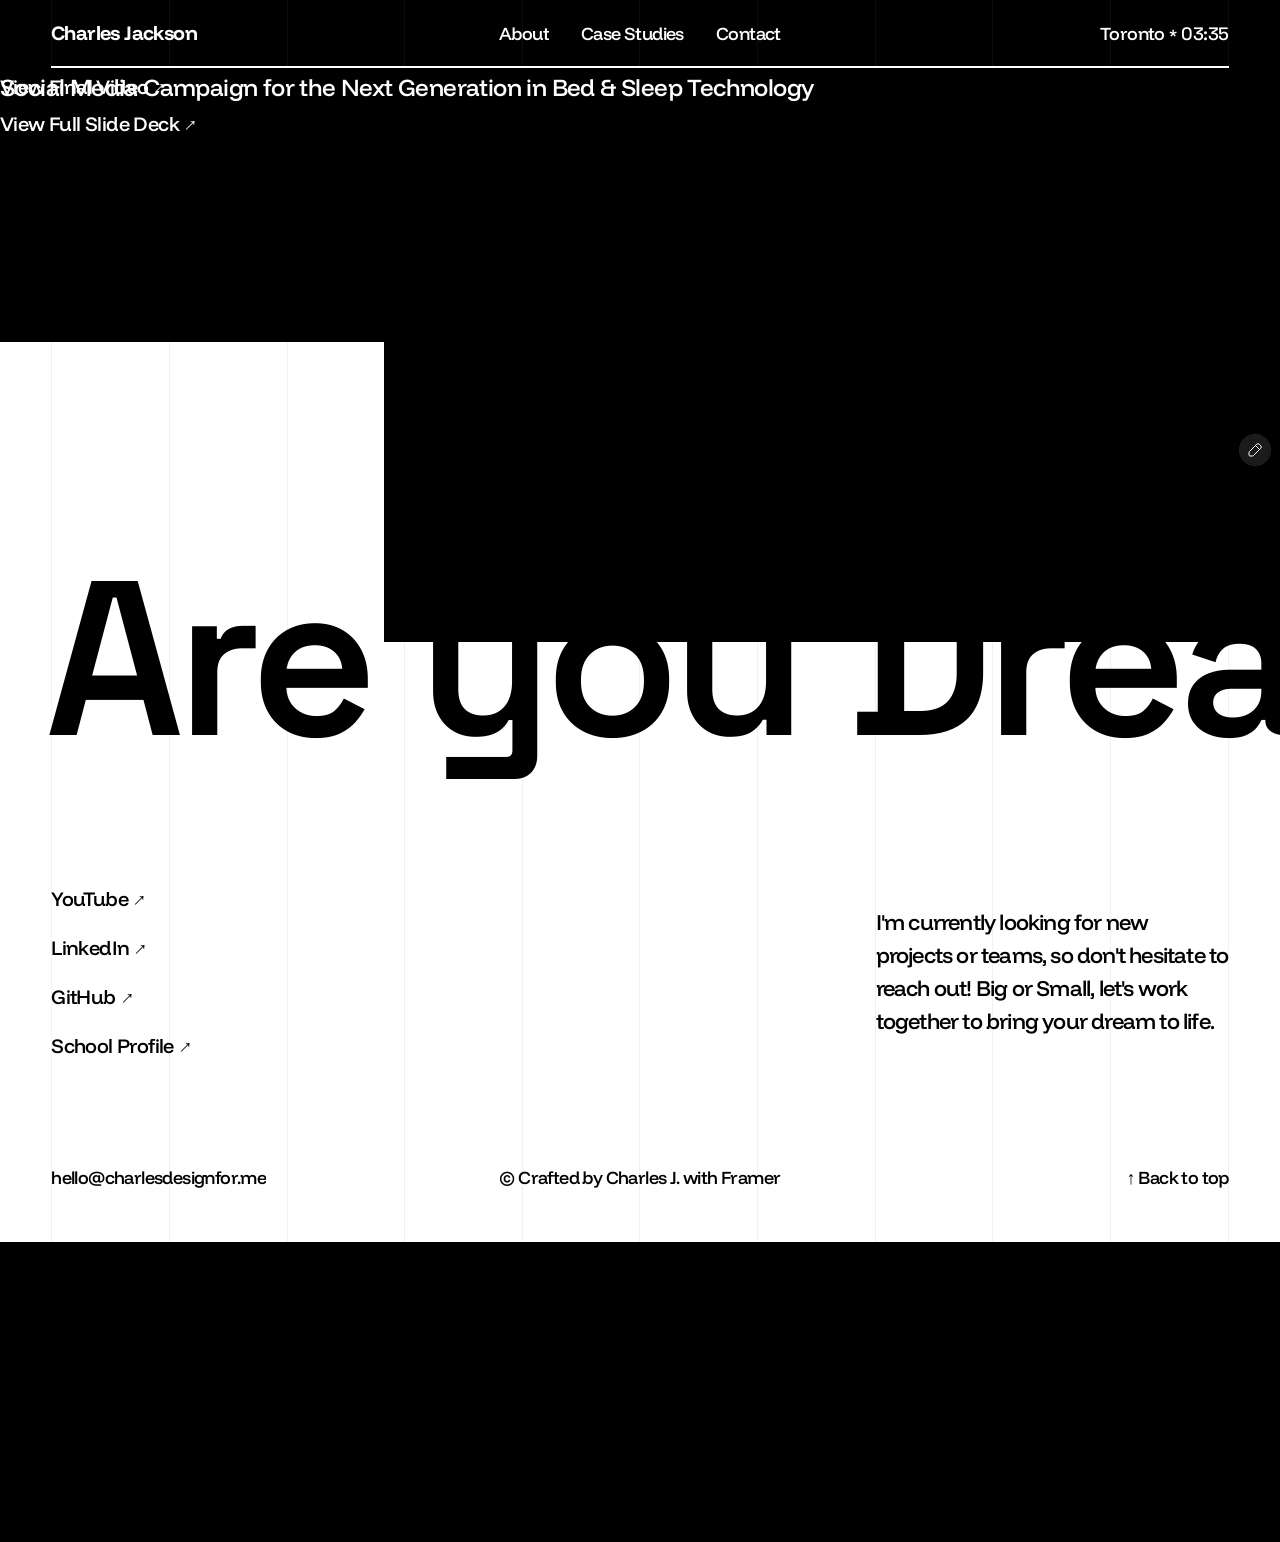
<file: lucid/index.html>
<!DOCTYPE html>
<html lang="en-CA" class="lenis"><head>
<base href="/">
<link rel="stylesheet" href="/styles.css"><script>(function(){var f=window.fetch;window.fetch=function(u,o){if(typeof u==='string'&&u.includes('.framercms')){return f('/assets/cms/'+u.split('/').pop(),o);}return f(u,o);};})();</script>
    <meta charset="utf-8">
    
    
    <script>try{if(localStorage.get("__framer_force_showing_editorbar_since")){const n=document.createElement("link");n.rel = "modulepreload";n.href="https://framer.com/edit/init.mjs";document.head.appendChild(n)}}catch(e){}</script>
    <!-- Start of headStart -->
    
    <!-- End of headStart -->
    <meta name="viewport" content="width=device-width">
    <meta name="generator" content="Framer 269977d">
    <title>Charles Jackson | UX Design &amp; Research | Online Portfolio</title>
    <meta name="description" content="Recent Post-Gradutate from George Brown College's Interaction Design and Interactive Media Management Programs. Explore my UX portfolio with product design, strategy, and innovation for intuitive digital experiences.">
    <meta name="framer-search-index" content="https://framerusercontent.com/sites/66pNo7AYZRfZLN7dmnXi6g/searchIndex-VqxkTYJdfBTB.json">
    <meta name="framer-search-index-fallback" content="https://framerusercontent.com/sites/66pNo7AYZRfZLN7dmnXi6g/searchIndex-OYudaJ5yyp5c.json">
    <meta name="framer-html-plugin" content="disable">
    <link href="assets/images/image-extra-1.png" rel="icon" media="(prefers-color-scheme: light)">
    <link href="assets/images/image-extra-2.png" rel="icon" media="(prefers-color-scheme: dark)">
    <link rel="apple-touch-icon" href="assets/images/image-extra-3.png">
    <!-- Open Graph / Facebook -->
    <meta property="og:type" content="website">
    <meta property="og:title" content="Charles Jackson | UX Design &amp; Research | Online Portfolio">
    <meta property="og:description" content="Recent Post-Gradutate from George Brown College's Interaction Design and Interactive Media Management Programs. Explore my UX portfolio with product design, strategy, and innovation for intuitive digital experiences.">
    <meta property="og:image" content="assets/images/animated-title-card-1.gif">
    <!-- Twitter -->
    <meta name="twitter:card" content="summary_large_image">
    <meta name="twitter:title" content="Charles Jackson | UX Design &amp; Research | Online Portfolio">
    <meta name="twitter:description" content="Recent Post-Gradutate from George Brown College's Interaction Design and Interactive Media Management Programs. Explore my UX portfolio with product design, strategy, and innovation for intuitive digital experiences.">
    <meta name="twitter:image" content="assets/images/animated-title-card-1.gif">
    
    <!-- Global site tag (gtag.js) - Google Analytics -->
    
    <script>
      window.dataLayer = window.dataLayer || [];
      function gtag(){window.dataLayer.push(arguments);}
      gtag('js', new Date());
      gtag('config', 'G-RF8GM7ZSY5');
    </script>
    
    
    <link href="https://fonts.gstatic.com" rel="preconnect" crossorigin="">
    <link href="https://fonts.gstatic.com" rel="preconnect" crossorigin="">
    <meta name="robots" content="max-image-preview:large"><link rel="canonical" href="https://charlesdesignfor.me/lucid"><meta property="og:url" content="https://charlesdesignfor.me/lucid"><script>(()=>{function w(){let o=e=>{let t=new URL(e);return`${t.origin}${t.pathname}`.replace(/\/$/u,"")},i=e=>e.split("-")[0],u=window.location.hostname;function f(){let e=new Map;return document.querySelectorAll('link[rel="alternate"]').forEach(t=>{let n=t.getAttribute("hreflang"),r=t.getAttribute("href");!n||!r||n==="x-default"||new URL(r).hostname!==u||e.set(n,r)}),e}function g(e,t){let r=document.querySelector('link[rel="alternate"][hreflang="x-default"]')?.getAttribute("href");return r?t.get(e)===r:!1}function d(){try{let e=localStorage.getItem("preferredLocale");return e?[e,...navigator.languages]:navigator.languages}catch{return navigator.languages}}function l(e){o(window.location.href)!==o(e)&&window.location.replace(e+window.location.search+window.location.hash)}if(navigator.webdriver||/bot|-google|google-|yandex|ia_archiver|crawl|spider/i.test(navigator.userAgent))return;let c=document.documentElement.getAttribute("lang");if(!c)return;let a=f();if(g(c,a))for(let e of d()){let t=a.get(e);if(t){l(t);return}let n=i(e);for(let[r,s]of a.entries())if(i(r)===n){l(s);return}}}return w})()()</script><!-- Start of headEnd -->
    
    <!-- End of headEnd -->
<script src="chrome-extension://mppblpedoemekekejafmcopafmkagkic/injected.js"></script></head>
<body>
    
    <!-- Start of bodyStart -->
    
    <!-- End of bodyStart -->
    <div id="main" data-framer-hydrate-v2="{&quot;routeId&quot;:&quot;hv5SqOw_t&quot;,&quot;localeId&quot;:&quot;default&quot;,&quot;pathVariables&quot;:{&quot;bLIQBTiry&quot;:&quot;lucid&quot;},&quot;breakpoints&quot;:[{&quot;hash&quot;:&quot;kld49a&quot;,&quot;mediaQuery&quot;:&quot;(min-width: 1440px)&quot;},{&quot;hash&quot;:&quot;pa5ok1&quot;,&quot;mediaQuery&quot;:&quot;(min-width: 1025px) and (max-width: 1439.98px)&quot;},{&quot;hash&quot;:&quot;xi732f&quot;,&quot;mediaQuery&quot;:&quot;(min-width: 700px) and (max-width: 1024.98px)&quot;},{&quot;hash&quot;:&quot;1qo9b1v&quot;,&quot;mediaQuery&quot;:&quot;(max-width: 699.98px)&quot;}]}" data-framer-ssr-released-at="2025-10-20T15:49:52.476Z" data-framer-page-optimized-at="2025-10-21T03:22:45.522Z" data-framer-generated-page=""><!--$--><div data-framer-root="" class="framer-uZEyV framer-7sUwY framer-YyU8j framer-Y0So7 framer-t8cfh framer-gv4gE framer-Z4dBb framer-kld49a" data-framer-cursor="o4a4ia" style="min-height:100vh;width:auto"><!--$--><div class="framer-p0r6kv-container" style="will-change:transform;opacity:1;transform:none"><div class="ssr-variant hidden-1qo9b1v hidden-kld49a hidden-xi732f"><nav class="framer-1C3M9 framer-f3Al3 framer-5yXB9 framer-UMRVF framer-1laz78i framer-v-16d6pkn" data-framer-name="M" style="background-color: var(--token-b988cbfe-ec0d-40b2-b684-cfe47edca353, rgb(241, 239, 236)); width: 100%; opacity: 1;"><div class="framer-z45dfh-container" style="opacity:0.05"><div class="framer-gThQ0 framer-bbeex8 framer-v-bbeex8" data-framer-name="L" style="height: 100%; width: 100%; opacity: 1;"><div class="framer-1f5o18n" data-framer-name="Wrapper" style="opacity: 1;"><div class="framer-uzkfua" data-framer-name="Line" style="background-color: var(--token-9de46952-95e8-4761-8aa9-f667c662063c, rgb(21, 21, 21)); opacity: 1;"></div><div class="framer-hbi1fv" data-framer-name="Line" style="background-color: var(--token-9de46952-95e8-4761-8aa9-f667c662063c, rgb(21, 21, 21)); opacity: 1;"></div><div class="framer-15jaslt" data-framer-name="Line" style="background-color: var(--token-9de46952-95e8-4761-8aa9-f667c662063c, rgb(21, 21, 21)); opacity: 1;"></div><div class="framer-gmlmuz" data-framer-name="Line" style="background-color: var(--token-9de46952-95e8-4761-8aa9-f667c662063c, rgb(21, 21, 21)); opacity: 1;"></div><div class="framer-1qs17t7" data-framer-name="Line" style="background-color: var(--token-9de46952-95e8-4761-8aa9-f667c662063c, rgb(21, 21, 21)); opacity: 1;"></div><div class="framer-1xf9s77" data-framer-name="Line" style="background-color: var(--token-9de46952-95e8-4761-8aa9-f667c662063c, rgb(21, 21, 21)); opacity: 1;"></div><div class="framer-1uva3mb" data-framer-name="Line" style="background-color: var(--token-9de46952-95e8-4761-8aa9-f667c662063c, rgb(21, 21, 21)); opacity: 1;"></div><div class="framer-11o2dee" data-framer-name="Line" style="background-color: var(--token-9de46952-95e8-4761-8aa9-f667c662063c, rgb(21, 21, 21)); opacity: 1;"></div><div class="framer-k2ruyk" data-framer-name="Line" style="background-color: var(--token-9de46952-95e8-4761-8aa9-f667c662063c, rgb(21, 21, 21)); opacity: 1;"></div><div class="framer-1g3876p" data-framer-name="Line" style="background-color: var(--token-9de46952-95e8-4761-8aa9-f667c662063c, rgb(21, 21, 21)); opacity: 1;"></div><div class="framer-uyk5hj" data-framer-name="Line" style="background-color: var(--token-9de46952-95e8-4761-8aa9-f667c662063c, rgb(21, 21, 21)); opacity: 1;"></div></div></div></div><div class="framer-1luufln" data-framer-name="Wrapper" style="opacity: 1;"><div class="framer-1f6s21n" style="opacity: 1;"><!--$--><a class="framer-12fvxuo framer-tng7fh" data-framer-cursor="mvqn4g" data-framer-name="Name" href="./" style="opacity: 1;"><div class="framer-1u5ecy7" data-framer-appear-id="1u5ecy7" data-framer-name="Text" data-framer-component-type="RichTextContainer" style="will-change:transform;opacity:0.001;transform:translateY(20px)"><p class="framer-text framer-styles-preset-1sddvu8" data-styles-preset="ygAa8w5Bo">Charles Jackson</p></div></a><!--/$--><div class="framer-1ey3ckt" data-framer-name="Links" style="opacity: 1;"><div class="framer-10lyrh0-container" data-framer-appear-id="10lyrh0" data-framer-cursor="mvqn4g" style="will-change:transform;opacity:0.001;transform:translateY(10px)"><!--$--><a class="framer-eJDgx framer-5yXB9 framer-isa6aq framer-v-isa6aq framer-c24kpg" data-framer-name="Link (S)" data-highlight="true" href="./#about" tabindex="0" style="opacity: 1;"><div class="framer-1olq9qs" data-framer-name="Label" data-framer-component-type="RichTextContainer" style="--extracted-r6o4lv: var(--variable-reference-WsVOtsD5e-Pn9OB8pj9); --variable-reference-WsVOtsD5e-Pn9OB8pj9: var(--token-9de46952-95e8-4761-8aa9-f667c662063c, rgb(21, 21, 21)); transform: none; opacity: 1;"><p class="framer-text framer-styles-preset-1dkhmep" data-styles-preset="p9xRym43U" style="--framer-text-color:var(--extracted-r6o4lv, var(--variable-reference-WsVOtsD5e-Pn9OB8pj9))">About</p></div><div class="framer-7olwjf" data-framer-name="Line" style="background-color: var(--token-9de46952-95e8-4761-8aa9-f667c662063c, rgb(21, 21, 21)); opacity: 1;"></div></a><!--/$--></div><div class="framer-chfo71-container" data-framer-appear-id="chfo71" data-framer-cursor="mvqn4g" style="will-change:transform;opacity:0.001;transform:translateY(10px)"><!--$--><a class="framer-eJDgx framer-5yXB9 framer-isa6aq framer-v-isa6aq framer-c24kpg" data-framer-name="Link (S)" data-highlight="true" href="./#work" tabindex="0" style="opacity: 1;"><div class="framer-1olq9qs" data-framer-name="Label" data-framer-component-type="RichTextContainer" style="--extracted-r6o4lv: var(--variable-reference-WsVOtsD5e-Pn9OB8pj9); --variable-reference-WsVOtsD5e-Pn9OB8pj9: var(--token-9de46952-95e8-4761-8aa9-f667c662063c, rgb(21, 21, 21)); transform: none; opacity: 1;"><p class="framer-text framer-styles-preset-1dkhmep" data-styles-preset="p9xRym43U" style="--framer-text-color:var(--extracted-r6o4lv, var(--variable-reference-WsVOtsD5e-Pn9OB8pj9))">Case Studies</p></div><div class="framer-7olwjf" data-framer-name="Line" style="background-color: var(--token-9de46952-95e8-4761-8aa9-f667c662063c, rgb(21, 21, 21)); opacity: 1;"></div></a><!--/$--></div><!--$--><div class="framer-1kuwln3-container" data-framer-appear-id="1kuwln3" data-framer-cursor="mvqn4g" style="will-change:transform;opacity:0.001;transform:translateY(10px)"><!--$--><a class="framer-eJDgx framer-5yXB9 framer-isa6aq framer-v-isa6aq framer-c24kpg" data-framer-name="Link (S)" data-highlight="true" href="./contact" tabindex="0" style="opacity: 1;"><div class="framer-1olq9qs" data-framer-name="Label" data-framer-component-type="RichTextContainer" style="--extracted-r6o4lv: var(--variable-reference-WsVOtsD5e-Pn9OB8pj9); --variable-reference-WsVOtsD5e-Pn9OB8pj9: var(--token-9de46952-95e8-4761-8aa9-f667c662063c, rgb(21, 21, 21)); transform: none; opacity: 1;"><p class="framer-text framer-styles-preset-1dkhmep" data-styles-preset="p9xRym43U" style="--framer-text-color:var(--extracted-r6o4lv, var(--variable-reference-WsVOtsD5e-Pn9OB8pj9))">Contact</p></div><div class="framer-7olwjf" data-framer-name="Line" style="background-color: var(--token-9de46952-95e8-4761-8aa9-f667c662063c, rgb(21, 21, 21)); opacity: 1;"></div></a><!--/$--></div><!--/$--></div><div class="framer-1y62ftj" data-framer-name="Info" style="opacity: 1;"><div class="framer-gjrvyn" data-framer-appear-id="gjrvyn" data-framer-name="Text" data-framer-component-type="RichTextContainer" style="--framer-link-text-color:rgb(0, 153, 255);--framer-link-text-decoration:underline;will-change:transform;opacity:0.001;transform:translateY(10px)"><p class="framer-text framer-styles-preset-1dkhmep" data-styles-preset="p9xRym43U">Toronto</p></div><div class="framer-11f5jx5" data-framer-appear-id="11f5jx5" data-framer-name="Text" data-framer-component-type="RichTextContainer" style="--framer-link-text-color:rgb(0, 153, 255);--framer-link-text-decoration:underline;will-change:transform;opacity:0.001;transform:translateY(10px)"><p class="framer-text framer-styles-preset-19ichoq" data-styles-preset="JYUHZEC4N">*</p></div><div class="framer-1het669-container" data-framer-appear-id="1het669" style="will-change:transform;opacity:0.001;transform:translateY(10px)"><!--$--><p style="margin: 0px; padding: 0px; color: var(--token-9de46952-95e8-4761-8aa9-f667c662063c, rgb(21, 21, 21)); font-family: &quot;Space Grotesk&quot;, &quot;Space Grotesk Placeholder&quot;, sans-serif; font-weight: 500; font-size: 18px; line-height: 1.5em; visibility: visible; font-style: normal; letter-spacing: -0.4px; font-variant-numeric: normal; white-space: nowrap;">03:35</p><!--/$--></div></div></div><div class="framer-yvcps5" data-framer-appear-id="yvcps5" data-framer-name="Line" style="background-color:var(--token-9de46952-95e8-4761-8aa9-f667c662063c, rgb(21, 21, 21));will-change:transform;opacity:1;transform:translateX(-1500px)"></div></div></nav></div></div><!--/$--><header class="framer-dzq5h" data-framer-name="Header" id="hero"><div class="framer-d87nee-container"><div class="ssr-variant hidden-1qo9b1v hidden-xi732f"><div class="framer-gThQ0 framer-bbeex8 framer-v-bbeex8" data-framer-name="L" style="height: 100%; width: 100%; opacity: 1;"><div class="framer-1f5o18n" data-framer-name="Wrapper" style="opacity: 1;"><div class="framer-uzkfua" data-framer-name="Line" style="background-color: var(--token-9de46952-95e8-4761-8aa9-f667c662063c, rgb(21, 21, 21)); opacity: 1;"></div><div class="framer-hbi1fv" data-framer-name="Line" style="background-color: var(--token-9de46952-95e8-4761-8aa9-f667c662063c, rgb(21, 21, 21)); opacity: 1;"></div><div class="framer-15jaslt" data-framer-name="Line" style="background-color: var(--token-9de46952-95e8-4761-8aa9-f667c662063c, rgb(21, 21, 21)); opacity: 1;"></div><div class="framer-gmlmuz" data-framer-name="Line" style="background-color: var(--token-9de46952-95e8-4761-8aa9-f667c662063c, rgb(21, 21, 21)); opacity: 1;"></div><div class="framer-1qs17t7" data-framer-name="Line" style="background-color: var(--token-9de46952-95e8-4761-8aa9-f667c662063c, rgb(21, 21, 21)); opacity: 1;"></div><div class="framer-1xf9s77" data-framer-name="Line" style="background-color: var(--token-9de46952-95e8-4761-8aa9-f667c662063c, rgb(21, 21, 21)); opacity: 1;"></div><div class="framer-1uva3mb" data-framer-name="Line" style="background-color: var(--token-9de46952-95e8-4761-8aa9-f667c662063c, rgb(21, 21, 21)); opacity: 1;"></div><div class="framer-11o2dee" data-framer-name="Line" style="background-color: var(--token-9de46952-95e8-4761-8aa9-f667c662063c, rgb(21, 21, 21)); opacity: 1;"></div><div class="framer-k2ruyk" data-framer-name="Line" style="background-color: var(--token-9de46952-95e8-4761-8aa9-f667c662063c, rgb(21, 21, 21)); opacity: 1;"></div><div class="framer-1g3876p" data-framer-name="Line" style="background-color: var(--token-9de46952-95e8-4761-8aa9-f667c662063c, rgb(21, 21, 21)); opacity: 1;"></div><div class="framer-uyk5hj" data-framer-name="Line" style="background-color: var(--token-9de46952-95e8-4761-8aa9-f667c662063c, rgb(21, 21, 21)); opacity: 1;"></div></div></div></div></div><div class="framer-17l93w9" data-framer-name="Wrapper"><div class="framer-1fxuifb" data-framer-name="Text"><div class="framer-19su59o" data-framer-name="Title"><div class="ssr-variant hidden-1qo9b1v hidden-xi732f"><div class="framer-1agfio7" data-framer-appear-id="1agfio7" data-framer-name="Title" data-framer-component-type="RichTextContainer" style="opacity: 0.001; transform: translateY(40px); will-change: transform;"><h1 class="framer-text framer-styles-preset-1ws4j9p" data-styles-preset="NwIZMsWsS">Lucid</h1></div></div></div><div class="framer-c1su3v" data-framer-name="Text"><div class="ssr-variant hidden-1qo9b1v hidden-xi732f"><div class="framer-z3x0td" data-framer-appear-id="z3x0td" data-framer-name="Title" data-framer-component-type="RichTextContainer" style="opacity: 0.001; transform: translateY(40px); will-change: transform;"><p class="framer-text framer-styles-preset-sfc9sw" data-styles-preset="lnBkNhncs">Social Media Campaign for the Next Generation in Bed &amp; Sleep Technology</p></div></div></div></div><div class="framer-1h8j7s9"><div class="framer-1bym4au" data-framer-name="Line"></div><div class="framer-yjimic" data-framer-name="Link"><!--$--><div class="ssr-variant hidden-1qo9b1v"><div class="framer-17t2ucd-container" data-framer-appear-id="17t2ucd" data-framer-cursor="mvqn4g" style="opacity: 0.001; transform: translateY(20px); will-change: transform;"><!--$--><a class="framer-iipEy framer-6LSnZ framer-1bk9t87 framer-v-1bk9t87 framer-p7o4sg" data-framer-name="Link (L)" data-highlight="true" href="https://youtu.be/VNPwGfG_2E8?si=i5NIS3cKUJmvPGI6" target="_blank" rel="noopener" style="opacity: 1;"><div class="framer-1kq8zme" data-framer-name="Label" data-framer-component-type="RichTextContainer" style="--extracted-r6o4lv: var(--variable-reference-WsVOtsD5e-j22mTPzNd); --variable-reference-WsVOtsD5e-j22mTPzNd: var(--token-9de46952-95e8-4761-8aa9-f667c662063c, rgb(21, 21, 21)); transform: none; opacity: 1;"><p class="framer-text framer-styles-preset-1ojhyqw" data-styles-preset="Y_wgLR1zP" style="--framer-text-color:var(--extracted-r6o4lv, var(--variable-reference-WsVOtsD5e-j22mTPzNd))">View Final Video</p></div><div class="framer-od9h91" data-framer-name="Label" data-framer-component-type="RichTextContainer" style="justify-content: center; --extracted-r6o4lv: var(--variable-reference-WsVOtsD5e-j22mTPzNd); --variable-reference-WsVOtsD5e-j22mTPzNd: var(--token-9de46952-95e8-4761-8aa9-f667c662063c, rgb(21, 21, 21)); transform: rotate(45deg); opacity: 1;"><p class="framer-text framer-styles-preset-1ojhyqw" data-styles-preset="Y_wgLR1zP" style="--framer-text-color:var(--extracted-r6o4lv, var(--variable-reference-WsVOtsD5e-j22mTPzNd))">↑</p></div><div class="framer-18k5dre" data-framer-name="Line" style="background-color: var(--token-9de46952-95e8-4761-8aa9-f667c662063c, rgb(21, 21, 21)); opacity: 1;"></div></a><!--/$--></div></div><!--/$--></div></div></div></header><section class="framer-1t0jl8h" data-framer-name="Project Details"><div class="ssr-variant hidden-1qo9b1v hidden-xi732f"><div class="framer-19iyrz-container"><div class="framer-gThQ0 framer-bbeex8 framer-v-bbeex8" data-framer-name="L" style="height: 100%; width: 100%; opacity: 1;"><div class="framer-1f5o18n" data-framer-name="Wrapper" style="opacity: 1;"><div class="framer-uzkfua" data-framer-name="Line" style="background-color: var(--token-9de46952-95e8-4761-8aa9-f667c662063c, rgb(21, 21, 21)); opacity: 1;"></div><div class="framer-hbi1fv" data-framer-name="Line" style="background-color: var(--token-9de46952-95e8-4761-8aa9-f667c662063c, rgb(21, 21, 21)); opacity: 1;"></div><div class="framer-15jaslt" data-framer-name="Line" style="background-color: var(--token-9de46952-95e8-4761-8aa9-f667c662063c, rgb(21, 21, 21)); opacity: 1;"></div><div class="framer-gmlmuz" data-framer-name="Line" style="background-color: var(--token-9de46952-95e8-4761-8aa9-f667c662063c, rgb(21, 21, 21)); opacity: 1;"></div><div class="framer-1qs17t7" data-framer-name="Line" style="background-color: var(--token-9de46952-95e8-4761-8aa9-f667c662063c, rgb(21, 21, 21)); opacity: 1;"></div><div class="framer-1xf9s77" data-framer-name="Line" style="background-color: var(--token-9de46952-95e8-4761-8aa9-f667c662063c, rgb(21, 21, 21)); opacity: 1;"></div><div class="framer-1uva3mb" data-framer-name="Line" style="background-color: var(--token-9de46952-95e8-4761-8aa9-f667c662063c, rgb(21, 21, 21)); opacity: 1;"></div><div class="framer-11o2dee" data-framer-name="Line" style="background-color: var(--token-9de46952-95e8-4761-8aa9-f667c662063c, rgb(21, 21, 21)); opacity: 1;"></div><div class="framer-k2ruyk" data-framer-name="Line" style="background-color: var(--token-9de46952-95e8-4761-8aa9-f667c662063c, rgb(21, 21, 21)); opacity: 1;"></div><div class="framer-1g3876p" data-framer-name="Line" style="background-color: var(--token-9de46952-95e8-4761-8aa9-f667c662063c, rgb(21, 21, 21)); opacity: 1;"></div><div class="framer-uyk5hj" data-framer-name="Line" style="background-color: var(--token-9de46952-95e8-4761-8aa9-f667c662063c, rgb(21, 21, 21)); opacity: 1;"></div></div></div></div></div><div class="framer-13ijjwa" data-framer-name="Details"><section class="framer-1iflbj5" data-framer-name="Section"><div class="framer-15uc5bb" data-framer-name="Image"><div class="ssr-variant hidden-1qo9b1v"><div class="framer-1ij5o9s" data-framer-name="Image" style="will-change:transform;opacity:1;transform:none"><div style="position:absolute;border-radius:inherit;top:0;right:0;bottom:0;left:0" data-framer-background-image-wrapper="true"><img decoding="auto" width="800" height="450" sizes="calc(100vw * 1.012)" srcset="assets/images/animated-title-card-2.gif 512w,assets/images/animated-title-card-1.gif 800w" src="assets/images/animated-title-card-1.gif" alt="Animated Title Card" style="display:block;width:100%;height:100%;border-radius:inherit;object-position:center;object-fit:cover"></div></div></div></div><div class="framer-1togex1" data-framer-name="Wrapper" id="info"><div class="framer-mkdh1m" data-framer-name="Content"><div class="framer-tofffk" data-framer-name="Text"><div class="framer-2ujler" data-framer-name="Text" data-framer-component-type="RichTextContainer" style="will-change:transform;opacity:0;transform:perspective(1200px) translateY(40px)"><p class="framer-text framer-styles-preset-sfc9sw" data-styles-preset="lnBkNhncs">With the perfect company name for the tutorial video for lucid dreaming, I chose Lucid Mattresses as my reference client. My goal was to create an alluring online video campaign that would seamlessly engage visitors while providing knowledge on the topic and advertise the sale of a new product line.</p></div></div><div class="framer-13212wa" data-framer-name="Details"><div class="framer-cwwrjn"><div class="framer-9z03a" data-framer-name="Item"><div class="framer-1h17pn9" style="will-change:transform;opacity:0;transform:perspective(1200px) translateY(20px)"><div class="framer-zjkjhh" data-framer-name="Text" data-framer-component-type="RichTextContainer" style="transform:none"><p class="framer-text framer-styles-preset-1szgzq8" data-styles-preset="DpzRqwcmz">Reference Client:</p></div><div class="framer-1h4zchw" data-framer-name="Text" data-framer-component-type="RichTextContainer" style="transform:none"><p class="framer-text framer-styles-preset-1szgzq8" data-styles-preset="DpzRqwcmz">Lucid Mattresses</p></div></div><div class="framer-1dnff6r" data-framer-name="Line" style="will-change:transform;opacity:0;transform:translateY(10px)"></div></div><div class="framer-w5q61z" data-framer-name="Item"><div class="framer-14spxy5" style="will-change:transform;opacity:0;transform:perspective(1200px) translateY(20px)"><div class="framer-19uappz" data-framer-name="Text" data-framer-component-type="RichTextContainer" style="transform:none"><p class="framer-text framer-styles-preset-1szgzq8" data-styles-preset="DpzRqwcmz">My Role:</p></div><div class="framer-rjy4jf" data-framer-name="Text" data-framer-component-type="RichTextContainer" style="transform:none"><p class="framer-text framer-styles-preset-1szgzq8" data-styles-preset="DpzRqwcmz">Design Lead &amp; Video Producer</p></div></div><div class="framer-oznp66" data-framer-name="Line" style="will-change:transform;opacity:0;transform:translateY(10px)"></div></div><div class="framer-3fzh74" data-framer-name="Item"><div class="framer-1i1wlx1" style="will-change:transform;opacity:0;transform:perspective(1200px) translateY(20px)"><div class="framer-x00xyg" data-framer-name="Text" data-framer-component-type="RichTextContainer" style="transform:none"><p class="framer-text framer-styles-preset-1szgzq8" data-styles-preset="DpzRqwcmz">Year:</p></div><div class="framer-u3y8vs" data-framer-name="Text" data-framer-component-type="RichTextContainer" style="transform:none"><p class="framer-text framer-styles-preset-1szgzq8" data-styles-preset="DpzRqwcmz">2025</p></div></div><div class="framer-3v6ht5" data-framer-name="Line" style="will-change:transform;opacity:0;transform:translateY(10px)"></div></div><div class="framer-dzw9q7" data-framer-name="Item"><div class="framer-1atbxh4" style="will-change:transform;opacity:0;transform:perspective(1200px) translateY(20px)"><div class="framer-h4d1o8" data-framer-name="Text" data-framer-component-type="RichTextContainer" style="transform:none"><p class="framer-text framer-styles-preset-1szgzq8" data-styles-preset="DpzRqwcmz">Service Provided:</p></div><div class="framer-u4bskb" data-framer-name="Text" data-framer-component-type="RichTextContainer" style="transform:none"><p class="framer-text framer-styles-preset-1szgzq8" data-styles-preset="DpzRqwcmz">Product Design, Animation, Video Editing</p></div></div></div></div></div></div><div class="framer-1ahh3uc" data-framer-name="Wrapper"><div class="framer-t798c"><div class="framer-xuzpco-container"><!--$--><article style="position:relative;width:100%;height:100%;border-radius:0px 0px 0px 0px;transform:unset;cursor:pointer;overflow:hidden" role="presentation"><link rel="preconnect" href="https://i.ytimg.com"><img decoding="async" src="assets/images/wrapper-3.webp" style="position:absolute;top:0;left:0;height:100%;width:100%;object-fit:cover"><iframe loading="lazy" style="position:absolute;top:0;left:0;height:100%;width:100%;display:none" title="Youtube Video" allow="presentation; fullscreen; accelerometer; autoplay; encrypted-media; gyroscope; picture-in-picture" src="https://www.youtube.com/embed/VNPwGfG_2E8?si=i5NIS3cKUJmvPGI6&amp;iv_load_policy=3&amp;rel=0&amp;modestbranding=1&amp;playsinline=1&amp;autoplay=0" frameborder="0"></iframe><button aria-label="Play" style="position:absolute;top:50%;left:50%;transform:translate(-50%, -50%);width:68px;height:48px;padding:0;border:none;background:transparent;cursor:pointer"><svg height="100%" version="1.1" viewBox="0 0 68 48" width="100%"><path d="M66.52,7.74c-0.78-2.93-2.49-5.41-5.42-6.19C55.79,.13,34,0,34,0S12.21,.13,6.9,1.55 C3.97,2.33,2.27,4.81,1.48,7.74C0.06,13.05,0,24,0,24s0.06,10.95,1.48,16.26c0.78,2.93,2.49,5.41,5.42,6.19 C12.21,47.87,34,48,34,48s21.79-0.13,27.1-1.55c2.93-0.78,4.64-3.26,5.42-6.19C67.94,34.95,68,24,68,24S67.94,13.05,66.52,7.74z" fill="#212121" fill-opacity="0.8" style="transition:fill .1s cubic-bezier(0.4, 0, 1, 1), fill-opacity .1s cubic-bezier(0.4, 0, 1, 1)"></path><path d="M 45,24 27,14 27,34" fill="#fff"></path></svg></button></article><!--/$--></div></div></div></div></section></div><section class="framer-1cizebc" data-framer-name="Images"><div class="framer-1u0k4yy" data-framer-name="Wrapper"><div class="framer-1o5e7mw" data-framer-name="Image"><div class="ssr-variant hidden-1qo9b1v hidden-xi732f"><div class="framer-1rbiu3l" data-framer-name="Image" style="will-change: transform; visibility: initial; opacity: 1; transform: translateY(-442.5px);"><div style="position:absolute;border-radius:inherit;top:0;right:0;bottom:0;left:0" data-framer-background-image-wrapper="true"><img decoding="async" loading="lazy" width="1584" height="990" sizes="calc(100vw * 1.0014)" src="assets/images/image-of-slide-from-full-slide-deck-1.png" alt="image of slide from full slide deck" style="display:block;width:100%;height:100%;border-radius:inherit;object-position:center;object-fit:cover"></div></div></div></div><div class="framer-1x6x2m1" data-framer-name="Image"><div class="ssr-variant hidden-1qo9b1v hidden-xi732f"><div class="framer-w7l7qo" data-framer-name="Image" style="will-change: transform; visibility: initial; opacity: 1; transform: translateY(-579.3px);"><div style="position:absolute;border-radius:inherit;top:0;right:0;bottom:0;left:0" data-framer-background-image-wrapper="true"><img decoding="async" loading="lazy" width="1584" height="990" sizes="100vw" srcset="assets/images/branding-overview-for-lucid-2.png 512w,assets/images/branding-overview-for-lucid-3.png 1024w,assets/images/branding-overview-for-lucid-1.png 1584w" src="assets/images/branding-overview-for-lucid-1.png" alt="Branding overview for Lucid" style="display:block;width:100%;height:100%;border-radius:inherit;object-position:center;object-fit:cover"></div></div></div></div><div class="framer-2kom3r" data-framer-name="Image"><div class="ssr-variant hidden-1qo9b1v"><div class="framer-19k67ef" data-framer-name="Image" style="will-change: transform; visibility: initial; opacity: 1; transform: translateY(-710.7px);"><div style="position:absolute;border-radius:inherit;top:0;right:0;bottom:0;left:0" data-framer-background-image-wrapper="true"><img decoding="async" loading="lazy" width="1584" height="990" sizes="100vw" srcset="assets/images/breakdown-of-video-project-2.png 512w,assets/images/breakdown-of-video-project-3.png 1024w,assets/images/breakdown-of-video-project-1.png 1584w" src="assets/images/breakdown-of-video-project-1.png" alt="breakdown of video project" style="display:block;width:100%;height:100%;border-radius:inherit;object-position:center;object-fit:cover"></div></div></div></div><div class="framer-1v6pvcf" data-framer-name="Image"><div class="ssr-variant hidden-1qo9b1v"><div class="framer-p7p0ix" data-framer-name="Image" style="will-change: transform; visibility: initial; opacity: 1; transform: translateY(-846.9px);"><div style="position:absolute;border-radius:inherit;top:0;right:0;bottom:0;left:0" data-framer-background-image-wrapper="true"><img decoding="async" loading="lazy" width="1584" height="990" sizes="100vw" srcset="assets/images/video-breakdown-part-1-2.png 512w,assets/images/video-breakdown-part-1-3.png 1024w,assets/images/video-breakdown-part-1-1.png 1584w" src="assets/images/video-breakdown-part-1-1.png" alt="video breakdown part 1" style="display:block;width:100%;height:100%;border-radius:inherit;object-position:center;object-fit:cover"></div></div></div></div><div class="framer-1dp1mhj" data-framer-name="Image"><div class="ssr-variant hidden-1qo9b1v"><div class="framer-lwyn5l" data-framer-name="Image" style="will-change: transform; visibility: initial; opacity: 1; transform: translateY(-981px);"><div style="position:absolute;border-radius:inherit;top:0;right:0;bottom:0;left:0" data-framer-background-image-wrapper="true"><img decoding="async" loading="lazy" width="1584" height="990" sizes="100vw" srcset="assets/images/video-breakdown-part-2-2.png 512w,assets/images/video-breakdown-part-2-3.png 1024w,assets/images/video-breakdown-part-2-1.png 1584w" src="assets/images/video-breakdown-part-2-1.png" alt="video breakdown part 2" style="display:block;width:100%;height:100%;border-radius:inherit;object-position:center;object-fit:cover"></div></div></div></div></div></section><section class="framer-1898lx1" data-framer-name="Section"><div class="framer-shz97n" data-framer-name="Wrapper"><div class="framer-tfb6" data-framer-name="Content"><div class="framer-1ugokco" data-framer-name="Title" data-framer-component-type="RichTextContainer" style="will-change:transform;opacity:0;transform:perspective(1200px) translateY(40px)"><p class="framer-text framer-styles-preset-sfc9sw">The final video provides a short but informational video that could be easily translated and adjusted for different markets. Removing actors not only speed up the production process but allows for a wider audience reach. The next step would be formatting the video and content to fit different social media platforms.</p></div><div class="framer-1pnz4yn" data-framer-name="Link"><!--$--><div class="ssr-variant hidden-1qo9b1v hidden-xi732f"><div class="framer-tafbao-container" data-framer-appear-id="tafbao" data-framer-cursor="mvqn4g" style="opacity: 0.001; transform: translateY(20px); will-change: transform;"><!--$--><a class="framer-iipEy framer-6LSnZ framer-1bk9t87 framer-v-1bk9t87 framer-p7o4sg" data-framer-name="Link (L)" data-highlight="true" href="https://www.figma.com/slides/bj2qWo86FQUWxnDcK1U8hD/Project-Status-Template?node-id=1-284&amp;t=pcbizle54WDbpXyw-1" target="_blank" rel="noopener" style="opacity: 1;"><div class="framer-1kq8zme" data-framer-name="Label" data-framer-component-type="RichTextContainer" style="--extracted-r6o4lv: var(--variable-reference-WsVOtsD5e-j22mTPzNd); --variable-reference-WsVOtsD5e-j22mTPzNd: var(--token-9de46952-95e8-4761-8aa9-f667c662063c, rgb(21, 21, 21)); transform: none; opacity: 1;"><p class="framer-text framer-styles-preset-1ojhyqw" data-styles-preset="Y_wgLR1zP" style="--framer-text-color:var(--extracted-r6o4lv, var(--variable-reference-WsVOtsD5e-j22mTPzNd))">View Full Slide Deck</p></div><div class="framer-od9h91" data-framer-name="Label" data-framer-component-type="RichTextContainer" style="justify-content: center; --extracted-r6o4lv: var(--variable-reference-WsVOtsD5e-j22mTPzNd); --variable-reference-WsVOtsD5e-j22mTPzNd: var(--token-9de46952-95e8-4761-8aa9-f667c662063c, rgb(21, 21, 21)); transform: rotate(45deg); opacity: 1;"><p class="framer-text framer-styles-preset-1ojhyqw" data-styles-preset="Y_wgLR1zP" style="--framer-text-color:var(--extracted-r6o4lv, var(--variable-reference-WsVOtsD5e-j22mTPzNd))">↑</p></div><div class="framer-18k5dre" data-framer-name="Line" style="background-color: var(--token-9de46952-95e8-4761-8aa9-f667c662063c, rgb(21, 21, 21)); opacity: 1;"></div></a><!--/$--></div></div><!--/$--></div></div></div></section></section><section class="framer-jjm6cq" data-framer-name="Next Project" id="next-project"><div class="ssr-variant hidden-1qo9b1v hidden-xi732f"><div class="framer-8jmxd5-container"><div class="framer-gThQ0 framer-bbeex8 framer-v-bbeex8" data-framer-name="L" style="height: 100%; width: 100%; opacity: 1;"><div class="framer-1f5o18n" data-framer-name="Wrapper" style="opacity: 1;"><div class="framer-uzkfua" data-framer-name="Line" style="background-color: var(--token-9de46952-95e8-4761-8aa9-f667c662063c, rgb(21, 21, 21)); opacity: 1;"></div><div class="framer-hbi1fv" data-framer-name="Line" style="background-color: var(--token-9de46952-95e8-4761-8aa9-f667c662063c, rgb(21, 21, 21)); opacity: 1;"></div><div class="framer-15jaslt" data-framer-name="Line" style="background-color: var(--token-9de46952-95e8-4761-8aa9-f667c662063c, rgb(21, 21, 21)); opacity: 1;"></div><div class="framer-gmlmuz" data-framer-name="Line" style="background-color: var(--token-9de46952-95e8-4761-8aa9-f667c662063c, rgb(21, 21, 21)); opacity: 1;"></div><div class="framer-1qs17t7" data-framer-name="Line" style="background-color: var(--token-9de46952-95e8-4761-8aa9-f667c662063c, rgb(21, 21, 21)); opacity: 1;"></div><div class="framer-1xf9s77" data-framer-name="Line" style="background-color: var(--token-9de46952-95e8-4761-8aa9-f667c662063c, rgb(21, 21, 21)); opacity: 1;"></div><div class="framer-1uva3mb" data-framer-name="Line" style="background-color: var(--token-9de46952-95e8-4761-8aa9-f667c662063c, rgb(21, 21, 21)); opacity: 1;"></div><div class="framer-11o2dee" data-framer-name="Line" style="background-color: var(--token-9de46952-95e8-4761-8aa9-f667c662063c, rgb(21, 21, 21)); opacity: 1;"></div><div class="framer-k2ruyk" data-framer-name="Line" style="background-color: var(--token-9de46952-95e8-4761-8aa9-f667c662063c, rgb(21, 21, 21)); opacity: 1;"></div><div class="framer-1g3876p" data-framer-name="Line" style="background-color: var(--token-9de46952-95e8-4761-8aa9-f667c662063c, rgb(21, 21, 21)); opacity: 1;"></div><div class="framer-uyk5hj" data-framer-name="Line" style="background-color: var(--token-9de46952-95e8-4761-8aa9-f667c662063c, rgb(21, 21, 21)); opacity: 1;"></div></div></div></div></div><div class="framer-1pksmxw" data-framer-name="Wrapper"><div class="framer-f6lkue" data-framer-name="Title"><div class="framer-sspnkc" data-framer-name="Text"><div class="ssr-variant hidden-1qo9b1v"><div class="framer-xtqzi0" data-framer-name="Title" data-framer-component-type="RichTextContainer" style="will-change:transform;opacity:0;transform:translateY(20px)"><h2 class="framer-text framer-styles-preset-1w2c4tm" data-styles-preset="VAtxt7p48">Next Project</h2></div></div></div><div class="ssr-variant hidden-1qo9b1v"><div class="framer-1lyhsmr" data-framer-name="Line" style="will-change:transform;opacity:1;transform:translateX(-1920px)"></div></div></div><div class="framer-148cfje"><!--$--><!--$--><div class="ssr-variant hidden-1qo9b1v hidden-xi732f"><div class="framer-8e0o5m-container" id="enjoy-work-item-2"><div class="ssr-variant hidden-kld49a"><!--$--><a class="framer-EJ3p9 framer-Z4dBb framer-6LSnZ framer-UMRVF framer-1d8e5vc framer-v-sufuqw framer-d46j17" data-framer-name="M" href="./enjoy" data-framer-page-link-current="true" style="width: 100%; opacity: 1;"><div class="framer-183bxmb" data-framer-name="Details" style="opacity:1;transform:none"><div class="framer-1rp5ixi" data-framer-name="Title" data-framer-component-type="RichTextContainer" style="will-change:transform;opacity:0;transform:none"><h3 class="framer-text framer-styles-preset-sfkic" data-styles-preset="FyCrmqgVV">Student Enjoyment</h3></div><div class="framer-1q6uawy" style="opacity: 1;"><div class="framer-1ycga17" data-framer-name="Description" data-framer-component-type="RichTextContainer" style="transform: none; opacity: 1;"><p class="framer-text framer-styles-preset-1ojhyqw" data-styles-preset="Y_wgLR1zP">From Pitch to Execution, A Project to Improve Student Enjoyment on Campus</p></div><div class="framer-wou9g3" data-framer-name="Tag" style="background-color: rgba(21, 21, 21, 0.08); border-radius: 4px; opacity: 1;"><div class="framer-86lmna" data-framer-name="Label" data-framer-component-type="RichTextContainer" style="transform: none; opacity: 1;"><p class="framer-text framer-styles-preset-19ichoq" data-styles-preset="JYUHZEC4N">Project Pitch, Consultation </p></div></div></div></div><div class="framer-1qdccay" data-framer-cursor="174c43o" data-framer-name="Image" style="opacity: 1;"><div class="framer-1o5pwlq-container" style="opacity:0"><div class="framer-Tb2eA framer-5yXB9 framer-rzk55n framer-v-rzk55n" data-framer-name="Default" style="border-radius: 100px; height: 100%; width: 100%; opacity: 1;"><div class="framer-1qmjsek" style="backdrop-filter: blur(0px); background-color: var(--token-b988cbfe-ec0d-40b2-b684-cfe47edca353, rgb(241, 239, 236)); opacity: 1;"></div></div></div><div class="framer-qvx98u" data-framer-name="Overlay" style="background-color:var(--token-b988cbfe-ec0d-40b2-b684-cfe47edca353, rgb(241, 239, 236));will-change:transform;opacity:1;transform:translateY(-500px)"></div><div class="framer-15db8j2" data-framer-name="Image" style="opacity: 1;"><div style="position:absolute;border-radius:inherit;top:0;right:0;bottom:0;left:0" data-framer-background-image-wrapper="true"><img decoding="async" loading="lazy" width="4032" height="2268" sizes="calc(calc(100vw * 0.92) * 0.7)" srcset="assets/images/image-15.jpg 512w,assets/images/image-14.jpg 1024w,assets/images/image-16.jpg 2048w,assets/images/image-17.jpg 4032w" src="assets/images/image-17.jpg" alt="" style="display:block;width:100%;height:100%;border-radius:inherit;object-position:center;object-fit:cover"></div></div></div></a><!--/$--></div></div></div><!--/$--><!--/$--></div></div></section><!--$--><div class="ssr-variant hidden-1qo9b1v hidden-xi732f"><div class="framer-1875al6-container" id="footer" style="will-change:transform;opacity:1;transform:translateY(-300px)"><div class="ssr-variant hidden-kld49a"><footer class="framer-DH9fs framer-Y0So7 framer-5yXB9 framer-1b1rsec framer-v-1benccc" data-framer-name="M" style="background-color: var(--token-9de46952-95e8-4761-8aa9-f667c662063c, rgb(21, 21, 21)); height: 100%; width: 100%; opacity: 1;"><div class="framer-vu7gk2-container" style="opacity:0.05"><div class="framer-gThQ0 framer-bbeex8 framer-v-bbeex8" data-framer-name="L" style="height: 100%; width: 100%; opacity: 1;"><div class="framer-1f5o18n" data-framer-name="Wrapper" style="opacity: 1;"><div class="framer-uzkfua" data-framer-name="Line" style="background-color: var(--token-b988cbfe-ec0d-40b2-b684-cfe47edca353, rgb(241, 239, 236)); opacity: 1;"></div><div class="framer-hbi1fv" data-framer-name="Line" style="background-color: var(--token-b988cbfe-ec0d-40b2-b684-cfe47edca353, rgb(241, 239, 236)); opacity: 1;"></div><div class="framer-15jaslt" data-framer-name="Line" style="background-color: var(--token-b988cbfe-ec0d-40b2-b684-cfe47edca353, rgb(241, 239, 236)); opacity: 1;"></div><div class="framer-gmlmuz" data-framer-name="Line" style="background-color: var(--token-b988cbfe-ec0d-40b2-b684-cfe47edca353, rgb(241, 239, 236)); opacity: 1;"></div><div class="framer-1qs17t7" data-framer-name="Line" style="background-color: var(--token-b988cbfe-ec0d-40b2-b684-cfe47edca353, rgb(241, 239, 236)); opacity: 1;"></div><div class="framer-1xf9s77" data-framer-name="Line" style="background-color: var(--token-b988cbfe-ec0d-40b2-b684-cfe47edca353, rgb(241, 239, 236)); opacity: 1;"></div><div class="framer-1uva3mb" data-framer-name="Line" style="background-color: var(--token-b988cbfe-ec0d-40b2-b684-cfe47edca353, rgb(241, 239, 236)); opacity: 1;"></div><div class="framer-11o2dee" data-framer-name="Line" style="background-color: var(--token-b988cbfe-ec0d-40b2-b684-cfe47edca353, rgb(241, 239, 236)); opacity: 1;"></div><div class="framer-k2ruyk" data-framer-name="Line" style="background-color: var(--token-b988cbfe-ec0d-40b2-b684-cfe47edca353, rgb(241, 239, 236)); opacity: 1;"></div><div class="framer-1g3876p" data-framer-name="Line" style="background-color: var(--token-b988cbfe-ec0d-40b2-b684-cfe47edca353, rgb(241, 239, 236)); opacity: 1;"></div><div class="framer-uyk5hj" data-framer-name="Line" style="background-color: var(--token-b988cbfe-ec0d-40b2-b684-cfe47edca353, rgb(241, 239, 236)); opacity: 1;"></div></div></div></div><div class="framer-128tn17" data-framer-name="Title" style="opacity: 1;"><div class="framer-1ihxo1e-container" data-framer-name="Ticket L" name="Ticket L" style="opacity: 1;"><!--$--><section style="display: flex; width: 100%; height: 100%; max-width: 100%; max-height: 100%; place-items: center; margin: 0px; padding: 0px; list-style-type: none; opacity: 1; overflow: hidden;"><ul style="display:flex;width:100%;height:100%;max-width:100%;max-height:100%;place-items:center;margin:0;padding:0;list-style-type:none;text-indent:none;gap:0;position:relative;flex-direction:row;will-change:auto;transform:translateX(-0px)"><li><div class="framer-1vi5ibt" data-framer-name="Title L" style="flex-shrink: 0; opacity: 1;"><div class="framer-135s6wc" data-framer-name="Title" data-framer-component-type="RichTextContainer" style="--extracted-tcooor: var(--token-b988cbfe-ec0d-40b2-b684-cfe47edca353, rgb(241, 239, 236)); transform: none; opacity: 1;"><div class="framer-text" style="--font-selector:R0Y7U3BhY2UgR3JvdGVzay02MDA=;--framer-font-family:&quot;Space Grotesk&quot;, &quot;Space Grotesk Placeholder&quot;, sans-serif;--framer-font-size:220px;--framer-font-weight:600;--framer-letter-spacing:-8px;--framer-text-color:var(--extracted-tcooor, var(--token-b988cbfe-ec0d-40b2-b684-cfe47edca353, rgb(241, 239, 236)))"> Are you Dreaming? </div></div></div></li><li aria-hidden="true"><div class="framer-1vi5ibt" data-framer-name="Title L" style="flex-shrink: 0; opacity: 1;"><div class="framer-135s6wc" data-framer-name="Title" data-framer-component-type="RichTextContainer" style="--extracted-tcooor: var(--token-b988cbfe-ec0d-40b2-b684-cfe47edca353, rgb(241, 239, 236)); transform: none; opacity: 1;"><div class="framer-text" style="--font-selector: R0Y7U3BhY2UgR3JvdGVzay02MDA=; --framer-font-family: &quot;Space Grotesk&quot;, &quot;Space Grotesk Placeholder&quot;, sans-serif; --framer-font-size: 220px; --framer-font-weight: 600; --framer-letter-spacing: -8px; --framer-text-color: var(--extracted-tcooor, var(--token-b988cbfe-ec0d-40b2-b684-cfe47edca353, rgb(241, 239, 236)));"> Are you Dreaming? </div></div></div></li><li aria-hidden="true"><div class="framer-1vi5ibt" data-framer-name="Title L" style="flex-shrink: 0; opacity: 1;"><div class="framer-135s6wc" data-framer-name="Title" data-framer-component-type="RichTextContainer" style="--extracted-tcooor: var(--token-b988cbfe-ec0d-40b2-b684-cfe47edca353, rgb(241, 239, 236)); transform: none; opacity: 1;"><div class="framer-text" style="--font-selector: R0Y7U3BhY2UgR3JvdGVzay02MDA=; --framer-font-family: &quot;Space Grotesk&quot;, &quot;Space Grotesk Placeholder&quot;, sans-serif; --framer-font-size: 220px; --framer-font-weight: 600; --framer-letter-spacing: -8px; --framer-text-color: var(--extracted-tcooor, var(--token-b988cbfe-ec0d-40b2-b684-cfe47edca353, rgb(241, 239, 236)));"> Are you Dreaming? </div></div></div></li></ul></section><!--/$--></div></div><div class="framer-1d86919" data-framer-name="Wrapper" style="opacity: 1;"><div class="framer-jq9jbl" data-framer-name="Top" style="opacity: 1;"><div class="framer-12iriam" data-framer-name="Social" style="opacity: 1;"><div class="framer-1i4iu42-container" data-framer-cursor="mvqn4g" style="opacity: 1;"><!--$--><a class="framer-iipEy framer-6LSnZ framer-1bk9t87 framer-v-1bk9t87 framer-p7o4sg" data-framer-name="Link (L)" data-highlight="true" href="https://www.youtube.com/@insertvideoshere" target="_blank" rel="noopener" style="opacity: 1;"><div class="framer-1kq8zme" data-framer-name="Label" data-framer-component-type="RichTextContainer" style="--extracted-r6o4lv: var(--variable-reference-WsVOtsD5e-j22mTPzNd); --variable-reference-WsVOtsD5e-j22mTPzNd: var(--token-b988cbfe-ec0d-40b2-b684-cfe47edca353, rgb(241, 239, 236)); transform: none; opacity: 1;"><p class="framer-text framer-styles-preset-1ojhyqw" data-styles-preset="Y_wgLR1zP" style="--framer-text-color:var(--extracted-r6o4lv, var(--variable-reference-WsVOtsD5e-j22mTPzNd))">YouTube</p></div><div class="framer-od9h91" data-framer-name="Label" data-framer-component-type="RichTextContainer" style="justify-content: center; --extracted-r6o4lv: var(--variable-reference-WsVOtsD5e-j22mTPzNd); --variable-reference-WsVOtsD5e-j22mTPzNd: var(--token-b988cbfe-ec0d-40b2-b684-cfe47edca353, rgb(241, 239, 236)); transform: rotate(45deg); opacity: 1;"><p class="framer-text framer-styles-preset-1ojhyqw" data-styles-preset="Y_wgLR1zP" style="--framer-text-color:var(--extracted-r6o4lv, var(--variable-reference-WsVOtsD5e-j22mTPzNd))">↑</p></div><div class="framer-18k5dre" data-framer-name="Line" style="background-color: var(--token-b988cbfe-ec0d-40b2-b684-cfe47edca353, rgb(241, 239, 236)); opacity: 1;"></div></a><!--/$--></div><div class="framer-1oaws18-container" data-framer-cursor="mvqn4g" style="opacity: 1;"><!--$--><a class="framer-iipEy framer-6LSnZ framer-1bk9t87 framer-v-1bk9t87 framer-p7o4sg" data-framer-name="Link (L)" data-highlight="true" href="https://www.linkedin.com/in/charlesajackson/" target="_blank" rel="noopener" style="opacity: 1;"><div class="framer-1kq8zme" data-framer-name="Label" data-framer-component-type="RichTextContainer" style="--extracted-r6o4lv: var(--variable-reference-WsVOtsD5e-j22mTPzNd); --variable-reference-WsVOtsD5e-j22mTPzNd: var(--token-b988cbfe-ec0d-40b2-b684-cfe47edca353, rgb(241, 239, 236)); transform: none; opacity: 1;"><p class="framer-text framer-styles-preset-1ojhyqw" data-styles-preset="Y_wgLR1zP" style="--framer-text-color:var(--extracted-r6o4lv, var(--variable-reference-WsVOtsD5e-j22mTPzNd))">LinkedIn</p></div><div class="framer-od9h91" data-framer-name="Label" data-framer-component-type="RichTextContainer" style="justify-content: center; --extracted-r6o4lv: var(--variable-reference-WsVOtsD5e-j22mTPzNd); --variable-reference-WsVOtsD5e-j22mTPzNd: var(--token-b988cbfe-ec0d-40b2-b684-cfe47edca353, rgb(241, 239, 236)); transform: rotate(45deg); opacity: 1;"><p class="framer-text framer-styles-preset-1ojhyqw" data-styles-preset="Y_wgLR1zP" style="--framer-text-color:var(--extracted-r6o4lv, var(--variable-reference-WsVOtsD5e-j22mTPzNd))">↑</p></div><div class="framer-18k5dre" data-framer-name="Line" style="background-color: var(--token-b988cbfe-ec0d-40b2-b684-cfe47edca353, rgb(241, 239, 236)); opacity: 1;"></div></a><!--/$--></div><div class="framer-hkh3zj-container" data-framer-cursor="mvqn4g" style="opacity: 1;"><!--$--><a class="framer-iipEy framer-6LSnZ framer-1bk9t87 framer-v-1bk9t87 framer-p7o4sg" data-framer-name="Link (L)" data-highlight="true" href="https://github.com/itimetravelwell" target="_blank" rel="noopener" style="opacity: 1;"><div class="framer-1kq8zme" data-framer-name="Label" data-framer-component-type="RichTextContainer" style="--extracted-r6o4lv: var(--variable-reference-WsVOtsD5e-j22mTPzNd); --variable-reference-WsVOtsD5e-j22mTPzNd: var(--token-b988cbfe-ec0d-40b2-b684-cfe47edca353, rgb(241, 239, 236)); transform: none; opacity: 1;"><p class="framer-text framer-styles-preset-1ojhyqw" data-styles-preset="Y_wgLR1zP" style="--framer-text-color:var(--extracted-r6o4lv, var(--variable-reference-WsVOtsD5e-j22mTPzNd))">GitHub</p></div><div class="framer-od9h91" data-framer-name="Label" data-framer-component-type="RichTextContainer" style="justify-content: center; --extracted-r6o4lv: var(--variable-reference-WsVOtsD5e-j22mTPzNd); --variable-reference-WsVOtsD5e-j22mTPzNd: var(--token-b988cbfe-ec0d-40b2-b684-cfe47edca353, rgb(241, 239, 236)); transform: rotate(45deg); opacity: 1;"><p class="framer-text framer-styles-preset-1ojhyqw" data-styles-preset="Y_wgLR1zP" style="--framer-text-color:var(--extracted-r6o4lv, var(--variable-reference-WsVOtsD5e-j22mTPzNd))">↑</p></div><div class="framer-18k5dre" data-framer-name="Line" style="background-color: var(--token-b988cbfe-ec0d-40b2-b684-cfe47edca353, rgb(241, 239, 236)); opacity: 1;"></div></a><!--/$--></div><div class="framer-zf5hjt-container" data-framer-cursor="mvqn4g" style="opacity: 1;"><!--$--><a class="framer-iipEy framer-6LSnZ framer-1bk9t87 framer-v-1bk9t87 framer-p7o4sg" data-framer-name="Link (L)" data-highlight="true" href="https://yes.schoolofdesign.ca/student?id=cm9fuppl2090t0716tao2v28z" target="_blank" rel="noopener" style="opacity: 1;"><div class="framer-1kq8zme" data-framer-name="Label" data-framer-component-type="RichTextContainer" style="--extracted-r6o4lv: var(--variable-reference-WsVOtsD5e-j22mTPzNd); --variable-reference-WsVOtsD5e-j22mTPzNd: var(--token-b988cbfe-ec0d-40b2-b684-cfe47edca353, rgb(241, 239, 236)); transform: none; opacity: 1;"><p class="framer-text framer-styles-preset-1ojhyqw" data-styles-preset="Y_wgLR1zP" style="--framer-text-color:var(--extracted-r6o4lv, var(--variable-reference-WsVOtsD5e-j22mTPzNd))">School Profile</p></div><div class="framer-od9h91" data-framer-name="Label" data-framer-component-type="RichTextContainer" style="justify-content: center; --extracted-r6o4lv: var(--variable-reference-WsVOtsD5e-j22mTPzNd); --variable-reference-WsVOtsD5e-j22mTPzNd: var(--token-b988cbfe-ec0d-40b2-b684-cfe47edca353, rgb(241, 239, 236)); transform: rotate(45deg); opacity: 1;"><p class="framer-text framer-styles-preset-1ojhyqw" data-styles-preset="Y_wgLR1zP" style="--framer-text-color:var(--extracted-r6o4lv, var(--variable-reference-WsVOtsD5e-j22mTPzNd))">↑</p></div><div class="framer-18k5dre" data-framer-name="Line" style="background-color: var(--token-b988cbfe-ec0d-40b2-b684-cfe47edca353, rgb(241, 239, 236)); opacity: 1;"></div></a><!--/$--></div></div><div class="framer-12e1a0g" data-framer-name="Info" style="opacity: 1;"><div class="framer-1tbna09" data-framer-name="Text" data-framer-component-type="RichTextContainer" style="--extracted-r6o4lv: var(--token-b988cbfe-ec0d-40b2-b684-cfe47edca353, rgb(241, 239, 236)); transform: none; opacity: 1;"><p class="framer-text framer-styles-preset-1szgzq8" data-styles-preset="DpzRqwcmz" style="--framer-text-color:var(--extracted-r6o4lv, var(--token-b988cbfe-ec0d-40b2-b684-cfe47edca353, rgb(241, 239, 236)))">I'm currently looking for new projects or teams, so don't hesitate to reach out! Big or Small, let's work together to bring your dream to life.</p></div></div></div><div class="framer-gq13wq" data-framer-name="Bottom" style="opacity: 1;"><div class="framer-1wh2xm6" data-framer-name="Email" style="opacity: 1;"><div class="framer-bxd7j7-container" data-framer-cursor="mvqn4g" style="opacity: 1;"><!--$--><a class="framer-eJDgx framer-5yXB9 framer-isa6aq framer-v-isa6aq framer-c24kpg" data-framer-name="Link (S)" data-highlight="true" href="mailto:hello@charlesdesignfor.me" target="_blank" rel="noopener" tabindex="0" style="opacity: 1;"><div class="framer-1olq9qs" data-framer-name="Label" data-framer-component-type="RichTextContainer" style="--extracted-r6o4lv: var(--variable-reference-WsVOtsD5e-Pn9OB8pj9); --variable-reference-WsVOtsD5e-Pn9OB8pj9: var(--token-b988cbfe-ec0d-40b2-b684-cfe47edca353, rgb(241, 239, 236)); transform: none; opacity: 1;"><p class="framer-text framer-styles-preset-1dkhmep" data-styles-preset="p9xRym43U" style="--framer-text-color:var(--extracted-r6o4lv, var(--variable-reference-WsVOtsD5e-Pn9OB8pj9))">hello@charlesdesignfor.me</p></div><div class="framer-7olwjf" data-framer-name="Line" style="background-color: var(--token-b988cbfe-ec0d-40b2-b684-cfe47edca353, rgb(241, 239, 236)); opacity: 1;"></div></a><!--/$--></div></div><div class="framer-z9j387" data-framer-name="Copyright" style="opacity: 1;"><div class="framer-16833za" data-framer-name="Text" data-framer-component-type="RichTextContainer" style="--extracted-r6o4lv: var(--token-b988cbfe-ec0d-40b2-b684-cfe47edca353, rgb(241, 239, 236)); transform: none; opacity: 1;"><p class="framer-text framer-styles-preset-1dkhmep" data-styles-preset="p9xRym43U" style="--framer-text-color:var(--extracted-r6o4lv, var(--token-b988cbfe-ec0d-40b2-b684-cfe47edca353, rgb(241, 239, 236)))">© Crafted by </p></div><div class="framer-1w7cfek-container" data-framer-cursor="mvqn4g" style="opacity: 1;"><!--$--><a class="framer-eJDgx framer-5yXB9 framer-isa6aq framer-v-isa6aq framer-c24kpg" data-framer-name="Link (S)" data-highlight="true" tabindex="0" style="opacity: 1;"><div class="framer-1olq9qs" data-framer-name="Label" data-framer-component-type="RichTextContainer" style="--extracted-r6o4lv: var(--variable-reference-WsVOtsD5e-Pn9OB8pj9); --variable-reference-WsVOtsD5e-Pn9OB8pj9: var(--token-b988cbfe-ec0d-40b2-b684-cfe47edca353, rgb(241, 239, 236)); transform: none; opacity: 1;"><p class="framer-text framer-styles-preset-1dkhmep" data-styles-preset="p9xRym43U" style="--framer-text-color:var(--extracted-r6o4lv, var(--variable-reference-WsVOtsD5e-Pn9OB8pj9))">Charles J.</p></div><div class="framer-7olwjf" data-framer-name="Line" style="background-color: var(--token-b988cbfe-ec0d-40b2-b684-cfe47edca353, rgb(241, 239, 236)); opacity: 1;"></div></a><!--/$--></div><div class="framer-1gjey6g" data-framer-name="Text" data-framer-component-type="RichTextContainer" style="--extracted-r6o4lv: var(--token-b988cbfe-ec0d-40b2-b684-cfe47edca353, rgb(241, 239, 236)); transform: none; opacity: 1;"><p class="framer-text framer-styles-preset-1dkhmep" data-styles-preset="p9xRym43U" style="--framer-text-color:var(--extracted-r6o4lv, var(--token-b988cbfe-ec0d-40b2-b684-cfe47edca353, rgb(241, 239, 236)))"> with </p></div><div class="framer-1suum94-container" data-framer-cursor="mvqn4g" style="opacity: 1;"><!--$--><a class="framer-eJDgx framer-5yXB9 framer-isa6aq framer-v-isa6aq framer-c24kpg" data-framer-name="Link (S)" data-highlight="true" href="https://framer.com" target="_blank" rel="noopener" tabindex="0" style="opacity: 1;"><div class="framer-1olq9qs" data-framer-name="Label" data-framer-component-type="RichTextContainer" style="--extracted-r6o4lv: var(--variable-reference-WsVOtsD5e-Pn9OB8pj9); --variable-reference-WsVOtsD5e-Pn9OB8pj9: var(--token-b988cbfe-ec0d-40b2-b684-cfe47edca353, rgb(241, 239, 236)); transform: none; opacity: 1;"><p class="framer-text framer-styles-preset-1dkhmep" data-styles-preset="p9xRym43U" style="--framer-text-color:var(--extracted-r6o4lv, var(--variable-reference-WsVOtsD5e-Pn9OB8pj9))">Framer</p></div><div class="framer-7olwjf" data-framer-name="Line" style="background-color: var(--token-b988cbfe-ec0d-40b2-b684-cfe47edca353, rgb(241, 239, 236)); opacity: 1;"></div></a><!--/$--></div></div><div class="framer-1klyt6f" data-framer-name="Back To Top" style="opacity: 1;"><div class="framer-3mxpti-container" data-framer-cursor="mvqn4g" style="opacity: 1;"><!--$--><a class="framer-eJDgx framer-5yXB9 framer-isa6aq framer-v-isa6aq framer-c24kpg" data-framer-name="Link (S)" data-highlight="true" href="./lucid#hero" tabindex="0" style="opacity: 1;"><div class="framer-1olq9qs" data-framer-name="Label" data-framer-component-type="RichTextContainer" style="--extracted-r6o4lv: var(--variable-reference-WsVOtsD5e-Pn9OB8pj9); --variable-reference-WsVOtsD5e-Pn9OB8pj9: var(--token-b988cbfe-ec0d-40b2-b684-cfe47edca353, rgb(241, 239, 236)); transform: none; opacity: 1;"><p class="framer-text framer-styles-preset-1dkhmep" data-styles-preset="p9xRym43U" style="--framer-text-color:var(--extracted-r6o4lv, var(--variable-reference-WsVOtsD5e-Pn9OB8pj9))">↑ Back to top</p></div><div class="framer-7olwjf" data-framer-name="Line" style="background-color: var(--token-b988cbfe-ec0d-40b2-b684-cfe47edca353, rgb(241, 239, 236)); opacity: 1;"></div></a><!--/$--></div></div></div></div></footer></div></div></div><!--/$--><div class="framer-1e8aep6-container"><!--$--><div></div><!--/$--></div></div><div id="overlay"></div><!--/$--><div class="framer-Tb2eA framer-5yXB9 framer-rzk55n framer-pointer-events-none framer-v-rzk55n" data-framer-name="Default" style="position: fixed; top: 0px; left: 0px; z-index: 13; pointer-events: none; border-radius: 100px; opacity: 0; transform: translate(-50%, 0%) translateY(-10px);"><div class="framer-1qmjsek" style="backdrop-filter: blur(0px); background-color: var(--token-b988cbfe-ec0d-40b2-b684-cfe47edca353, rgb(241, 239, 236)); opacity: 1;"></div></div></div><script>(()=>{function u(){function n(t,e,i){let r=document.createElement("a");r.href=t,r.target=i,r.rel=e,document.body.appendChild(r),r.click(),r.remove()}function o(t){if(this.dataset.hydrated){this.removeEventListener("click",o);return}t.preventDefault(),t.stopPropagation();let e=this.getAttribute("href");if(!e)return;if(/Mac|iPod|iPhone|iPad/u.test(navigator.userAgent)?t.metaKey:t.ctrlKey)return n(e,"","_blank");let r=this.getAttribute("rel")??"",c=this.getAttribute("target")??"";n(e,r,c)}function a(t){if(this.dataset.hydrated){this.removeEventListener("auxclick",o);return}t.preventDefault(),t.stopPropagation();let e=this.getAttribute("href");e&&n(e,"","_blank")}function s(t){if(this.dataset.hydrated){this.removeEventListener("keydown",s);return}if(t.key!=="Enter")return;t.preventDefault(),t.stopPropagation();let e=this.getAttribute("href");if(!e)return;let i=this.getAttribute("rel")??"",r=this.getAttribute("target")??"";n(e,i,r)}document.querySelectorAll("[data-nested-link]").forEach(t=>{t instanceof HTMLElement&&(t.addEventListener("click",o),t.addEventListener("auxclick",a),t.addEventListener("keydown",s))})}return u})()()</script><script>(()=>{function i(){for(let e of document.querySelectorAll("[data-framer-original-sizes]")){let t=e.getAttribute("data-framer-original-sizes");t===""?e.removeAttribute("sizes"):e.setAttribute("sizes",t),e.removeAttribute("data-framer-original-sizes")}}function a(){window.__framer_onRewriteBreakpoints=i}return a})()()</script>
    <script>!function(){var w="framer_variant";function u(a,r){let n=r.indexOf("#"),t=n===-1?r:r.substring(0,n),i=n===-1?"":r.substring(n),e=t.indexOf("?"),h=e===-1?t:t.substring(0,e),d=e===-1?"":t.substring(e),s=new URLSearchParams(d),g=new URLSearchParams(a);for(let[o,l]of g)s.has(o)||o!==w&&s.append(o,l);let c=s.toString();return c===""?t+i:h+"?"+c+i}var p='div#main a[href^="#"],div#main a[href^="/"],div#main a[href^="."]',f="div#main a[data-framer-preserve-params]",m,S=(m=document.currentScript)==null?void 0:m.hasAttribute("data-preserve-internal-params");if(window.location.search&&!/bot|-google|google-|yandex|ia_archiver|crawl|spider/iu.test(navigator.userAgent)){let a=document.querySelectorAll(S?`${p},${f}`:f);for(let r of a){let n=u(window.location.search,r.href);r.setAttribute("href",n)}}
}()</script>
    
    
    <script>var animator=(()=>{var k=(e,t,r)=>r>t?t:r<e?e:r;var F=()=>{};function W(e){let t;return()=>(t===void 0&&(t=e()),t)}var j=e=>e;var w=e=>e*1e3,v=e=>e/1e3;function X(e,t){return t?e*(1e3/t):0}var Y=e=>Array.isArray(e)&&typeof e[0]=="number";var q={value:null,addProjectionMetrics:null};var Z={layout:0,mainThread:0,waapi:0};var z=(e,t,r=10)=>{let o="",s=Math.max(Math.round(t/r),2);for(let n=0;n<s;n++)o+=Math.round(e(n/(s-1))*1e4)/1e4+", ";return`linear(${o.substring(0,o.length-2)})`};function $(e){let t=0,r=50,o=e.next(t);for(;!o.done&&t<2e4;)t+=r,o=e.next(t);return t>=2e4?1/0:t}function pe(e,t=100,r){let o=r({...e,keyframes:[0,t]}),s=Math.min($(o),2e4);return{type:"keyframes",ease:n=>o.next(s*n).value/t,duration:v(s)}}var Ee=5;function me(e,t,r){let o=Math.max(t-Ee,0);return X(r-e(o),t-o)}var l={stiffness:100,damping:10,mass:1,velocity:0,duration:800,bounce:.3,visualDuration:.3,restSpeed:{granular:.01,default:2},restDelta:{granular:.005,default:.5},minDuration:.01,maxDuration:10,minDamping:.05,maxDamping:1};var H=.001;function fe({duration:e=l.duration,bounce:t=l.bounce,velocity:r=l.velocity,mass:o=l.mass}){let s,n;F(e<=w(l.maxDuration),"Spring duration must be 10 seconds or less","spring-duration-limit");let i=1-t;i=k(l.minDamping,l.maxDamping,i),e=k(l.minDuration,l.maxDuration,v(e)),i<1?(s=m=>{let p=m*i,c=p*e,u=p-r,d=L(m,i),g=Math.exp(-c);return H-u/d*g},n=m=>{let c=m*i*e,u=c*r+r,d=Math.pow(i,2)*Math.pow(m,2)*e,g=Math.exp(-c),y=L(Math.pow(m,2),i);return(-s(m)+H>0?-1:1)*((u-d)*g)/y}):(s=m=>{let p=Math.exp(-m*e),c=(m-r)*e+1;return-H+p*c},n=m=>{let p=Math.exp(-m*e),c=(r-m)*(e*e);return p*c});let f=5/e,a=Ce(s,n,f);if(e=w(e),isNaN(a))return{stiffness:l.stiffness,damping:l.damping,duration:e};{let m=Math.pow(a,2)*o;return{stiffness:m,damping:i*2*Math.sqrt(o*m),duration:e}}}var Pe=12;function Ce(e,t,r){let o=r;for(let s=1;s<Pe;s++)o=o-e(o)/t(o);return o}function L(e,t){return e*Math.sqrt(1-t*t)}var Ie=["duration","bounce"],Ke=["stiffness","damping","mass"];function ce(e,t){return t.some(r=>e[r]!==void 0)}function Be(e){let t={velocity:l.velocity,stiffness:l.stiffness,damping:l.damping,mass:l.mass,isResolvedFromDuration:!1,...e};if(!ce(e,Ke)&&ce(e,Ie))if(e.visualDuration){let r=e.visualDuration,o=2*Math.PI/(r*1.2),s=o*o,n=2*k(.05,1,1-(e.bounce||0))*Math.sqrt(s);t={...t,mass:l.mass,stiffness:s,damping:n}}else{let r=fe(e);t={...t,...r,mass:l.mass},t.isResolvedFromDuration=!0}return t}function D(e=l.visualDuration,t=l.bounce){let r=typeof e!="object"?{visualDuration:e,keyframes:[0,1],bounce:t}:e,{restSpeed:o,restDelta:s}=r,n=r.keyframes[0],i=r.keyframes[r.keyframes.length-1],f={done:!1,value:n},{stiffness:a,damping:m,mass:p,duration:c,velocity:u,isResolvedFromDuration:d}=Be({...r,velocity:-v(r.velocity||0)}),g=u||0,y=m/(2*Math.sqrt(a*p)),h=i-n,T=v(Math.sqrt(a/p)),B=Math.abs(h)<5;o||(o=B?l.restSpeed.granular:l.restSpeed.default),s||(s=B?l.restDelta.granular:l.restDelta.default);let b;if(y<1){let x=L(T,y);b=A=>{let S=Math.exp(-y*T*A);return i-S*((g+y*T*h)/x*Math.sin(x*A)+h*Math.cos(x*A))}}else if(y===1)b=x=>i-Math.exp(-T*x)*(h+(g+T*h)*x);else{let x=T*Math.sqrt(y*y-1);b=A=>{let S=Math.exp(-y*T*A),G=Math.min(x*A,300);return i-S*((g+y*T*h)*Math.sinh(G)+x*h*Math.cosh(G))/x}}let V={calculatedDuration:d&&c||null,next:x=>{let A=b(x);if(d)f.done=x>=c;else{let S=x===0?g:0;y<1&&(S=x===0?w(g):me(b,x,A));let G=Math.abs(S)<=o,ke=Math.abs(i-A)<=s;f.done=G&&ke}return f.value=f.done?i:A,f},toString:()=>{let x=Math.min($(V),2e4),A=z(S=>V.next(x*S).value,x,30);return x+"ms "+A},toTransition:()=>{}};return V}D.applyToOptions=e=>{let t=pe(e,100,D);return e.ease=t.ease,e.duration=w(t.duration),e.type="keyframes",e};var ue=["transformPerspective","x","y","z","translateX","translateY","translateZ","scale","scaleX","scaleY","rotate","rotateX","rotateY","rotateZ","skew","skewX","skewY"],_=new Set(ue);var le={};function de(e,t){let r=W(e);return()=>le[t]??r()}var xe=de(()=>{try{document.createElement("div").animate({opacity:0},{easing:"linear(0, 1)"})}catch{return!1}return!0},"linearEasing");var O=([e,t,r,o])=>`cubic-bezier(${e}, ${t}, ${r}, ${o})`;var Q={linear:"linear",ease:"ease",easeIn:"ease-in",easeOut:"ease-out",easeInOut:"ease-in-out",circIn:O([0,.65,.55,1]),circOut:O([.55,0,1,.45]),backIn:O([.31,.01,.66,-.59]),backOut:O([.33,1.53,.69,.99])};function J(e,t){if(e)return typeof e=="function"?xe()?z(e,t):"ease-out":Y(e)?O(e):Array.isArray(e)?e.map(r=>J(r,t)||Q.easeOut):Q[e]}function R(e,t,r,{delay:o=0,duration:s=300,repeat:n=0,repeatType:i="loop",ease:f="easeOut",times:a}={},m=void 0){let p={[t]:r};a&&(p.offset=a);let c=J(f,s);Array.isArray(c)&&(p.easing=c),q.value&&Z.waapi++;let u={delay:o,duration:s,easing:Array.isArray(c)?"linear":c,fill:"both",iterations:n+1,direction:i==="reverse"?"alternate":"normal"};m&&(u.pseudoElement=m);let d=e.animate(p,u);return q.value&&d.finished.finally(()=>{Z.waapi--}),d}var ge=e=>e.replace(/([a-z])([A-Z])/gu,"$1-$2").toLowerCase();var ee="framerAppearId",ye="data-"+ge(ee);function Ae(e){return e.props[ye]}var M=new Map,E=new Map;var P=(e,t)=>{let r=_.has(t)?"transform":t;return`${e}: ${r}`};function te(e,t,r){let o=P(e,t),s=M.get(o);if(!s)return null;let{animation:n,startTime:i}=s;function f(){window.MotionCancelOptimisedAnimation?.(e,t,r)}return n.onfinish=f,i===null||window.MotionHandoffIsComplete?.(e)?(f(),null):i}var N,C,re=new Set;function Ge(){re.forEach(e=>{e.animation.play(),e.animation.startTime=e.startTime}),re.clear()}function oe(e,t,r,o,s){if(window.MotionIsMounted)return;let n=e.dataset[ee];if(!n)return;window.MotionHandoffAnimation=te;let i=P(n,t);C||(C=R(e,t,[r[0],r[0]],{duration:1e4,ease:"linear"}),M.set(i,{animation:C,startTime:null}),window.MotionHandoffAnimation=te,window.MotionHasOptimisedAnimation=(a,m)=>{if(!a)return!1;if(!m)return E.has(a);let p=P(a,m);return!!M.get(p)},window.MotionHandoffMarkAsComplete=a=>{E.has(a)&&E.set(a,!0)},window.MotionHandoffIsComplete=a=>E.get(a)===!0,window.MotionCancelOptimisedAnimation=(a,m,p,c)=>{let u=P(a,m),d=M.get(u);d&&(p&&c===void 0?p.postRender(()=>{p.postRender(()=>{d.animation.cancel()})}):d.animation.cancel(),p&&c?(re.add(d),p.render(Ge)):(M.delete(u),M.size||(window.MotionCancelOptimisedAnimation=void 0)))},window.MotionCheckAppearSync=(a,m,p)=>{let c=Ae(a);if(!c)return;let u=window.MotionHasOptimisedAnimation?.(c,m),d=a.props.values?.[m];if(!u||!d)return;let g=p.on("change",y=>{d.get()!==y&&(window.MotionCancelOptimisedAnimation?.(c,m),g())});return g});let f=()=>{C.cancel();let a=R(e,t,r,o);N===void 0&&(N=performance.now()),a.startTime=N,M.set(i,{animation:a,startTime:N}),s&&s(a)};E.set(n,!1),C.ready?C.ready.then(f).catch(j):f()}var ne=["transformPerspective","x","y","z","translateX","translateY","translateZ","scale","scaleX","scaleY","rotate","rotateX","rotateY","rotateZ","skew","skewX","skewY"],ze={x:"translateX",y:"translateY",z:"translateZ",transformPerspective:"perspective"},$e={translateX:"px",translateY:"px",translateZ:"px",x:"px",y:"px",z:"px",perspective:"px",transformPerspective:"px",rotate:"deg",rotateX:"deg",rotateY:"deg"};function he(e,t){let r=$e[e];return!r||typeof t=="string"&&t.endsWith(r)?t:`${t}${r}`}function ie(e){return ne.includes(e)}var Le=(e,t)=>ne.indexOf(e)-ne.indexOf(t);function Te({transform:e,transformKeys:t},r){let o={},s=!0,n="";t.sort(Le);for(let i of t){let f=e[i],a=!0;typeof f=="number"?a=f===(i.startsWith("scale")?1:0):a=parseFloat(f)===0,a||(s=!1,n+=`${ze[i]||i}(${e[i]}) `),r&&(o[i]=e[i])}return n=n.trim(),r?n=r(o,n):s&&(n="none"),n}function ae(e,t){let r=new Set(Object.keys(e));for(let o in t)r.add(o);return Array.from(r)}function se(e,t){let r=t-e.length;if(r<=0)return e;let o=new Array(r).fill(e[e.length-1]);return e.concat(o)}function I(e){return e*1e3}var Se={duration:.001},K={opacity:1,scale:1,translateX:0,translateY:0,translateZ:0,x:0,y:0,z:0,rotate:0,rotateX:0,rotateY:0};function ve(e,t,r,o,s){return r.delay&&(r.delay=I(r.delay)),r.type==="spring"?Ne(e,t,r,o,s):We(e,t,r,o,s)}function Re(e,t,r){let o={},s=0,n=0;for(let i of ae(e,t)){let f=e[i]??K[i],a=t[i]??K[i];if(f===void 0||a===void 0||i!=="transformPerspective"&&f===a&&f===K[i])continue;i==="transformPerspective"&&(o[i]=[f,a]);let m=Ze(f,a,r),{duration:p,keyframes:c}=m;p===void 0||c===void 0||(p>s&&(s=p,n=c.length),o[i]=c)}return{keyframeValuesByProps:o,longestDuration:s,longestLength:n}}function Ne(e,t,r,o,s){let n={},{keyframeValuesByProps:i,longestDuration:f,longestLength:a}=Re(e,t,r);if(!a)return n;let m={ease:"linear",duration:f,delay:r.delay},p=s?Se:m,c={};for(let[d,g]of Object.entries(i))ie(d)?c[d]=se(g,a):n[d]={keyframes:se(g,a),options:d==="opacity"?m:p};let u=De(c,o);return u&&(n.transform={keyframes:u,options:p}),n}function Fe(e){let{type:t,duration:r,...o}=e;return{duration:I(r),...o}}function We(e,t,r,o,s){let n=Fe(r);if(!n)return;let i={},f=s?Se:n,a={};for(let p of ae(e,t)){let c=e[p]??K[p],u=t[p]??K[p];c===void 0||u===void 0||p!=="transformPerspective"&&c===u||(ie(p)?a[p]=[c,u]:i[p]={keyframes:[c,u],options:p==="opacity"?n:f})}let m=De(a,o);return m&&(i.transform={keyframes:m,options:f}),i}var je=["duration","bounce"],Xe=["stiffness","damping","mass"];function we(e){return Xe.some(t=>t in e)?!1:je.some(t=>t in e)}function Ye(e,t,r){return we(r)?`${e}-${t}-${r.duration}-${r.bounce}`:`${e}-${t}-${r.damping}-${r.stiffness}-${r.mass}`}function qe(e){return we(e)?{...e,duration:I(e.duration)}:e}var Me=new Map,be=10;function Ze(e,t,r){let o=Ye(e,t,r),s=Me.get(o);if(s)return s;let n=[e,t],i=D({...qe(r),keyframes:n}),f={done:!1,value:n[0]},a=[],m=0;for(;!f.done&&m<I(10);)f=i.next(m),a.push(f.value),m+=be;n=a;let p=m-be,u={keyframes:n,duration:p,ease:"linear"};return Me.set(o,u),u}function De(e,t){let r=[],o=Object.values(e)[0]?.length;if(!o)return;let s=Object.keys(e);for(let n=0;n<o;n++){let i={};for(let[a,m]of Object.entries(e)){let p=m[n];p!==void 0&&(i[a]=he(a,p))}let f=Te({transform:i,transformKeys:s},t);r.push(f)}return r}function Ue(e,t){if(!t)for(let r in e){let o=e[r];return o?.legacy===!0?o:void 0}}function Oe(e,t,r,o,s,n){for(let[i,f]of Object.entries(e)){let a=n?f[n]:void 0;if(a===null||!a&&f.default===null)continue;let m=a??f.default??Ue(f,n);if(!m)continue;let{initial:p,animate:c,transformTemplate:u}=m;if(!p||!c)continue;let{transition:d,...g}=c,y=ve(p,g,d,He(u,o),s);if(!y)continue;let h={},T={};for(let[b,V]of Object.entries(y))h[b]=V.keyframes,T[b]=V.options;let B=n?`:not(.hidden-${n}) `:"";t(`${B}[${r}="${i}"]`,h,T)}}function He(e,t){if(!(!e||!t))return(r,o)=>e.replace(t,o)}function Ve(e){return e?e.find(r=>r.mediaQuery?window.matchMedia(r.mediaQuery).matches===!0:!1)?.hash:void 0}var Lr={animateAppearEffects:Oe,getActiveVariantHash:Ve,spring:D,startOptimizedAppearAnimation:oe};return Lr})()</script>
                <script type="framer/appear" id="__framer__appearAnimationsContent">{"1u5ecy7":{"default":{"initial":{"opacity":0.001,"rotate":0,"rotateX":0,"rotateY":0,"scale":1,"skewX":0,"skewY":0,"x":0,"y":20},"animate":{"opacity":1,"rotate":0,"rotateX":0,"rotateY":0,"scale":1,"skewX":0,"skewY":0,"transition":{"delay":1.6,"duration":1,"ease":[0.44,0,0.56,1],"type":"tween"},"x":0,"y":0}},"1qo9b1v":{"initial":{"opacity":0.001,"rotate":0,"rotateX":0,"rotateY":0,"scale":1,"skewX":0,"skewY":0,"x":0,"y":10},"animate":{"opacity":1,"rotate":0,"rotateX":0,"rotateY":0,"scale":1,"skewX":0,"skewY":0,"transition":{"delay":1.5,"duration":1,"ease":[0.44,0,0.56,1],"type":"tween"},"x":0,"y":0}},"pa5ok1":{"initial":{"opacity":0.001,"rotate":0,"rotateX":0,"rotateY":0,"scale":1,"skewX":0,"skewY":0,"x":0,"y":20},"animate":{"opacity":1,"rotate":0,"rotateX":0,"rotateY":0,"scale":1,"skewX":0,"skewY":0,"transition":{"delay":1.6,"duration":1,"ease":[0.44,0,0.56,1],"type":"tween"},"x":0,"y":0}},"xi732f":{"initial":{"opacity":0.001,"rotate":0,"rotateX":0,"rotateY":0,"scale":1,"skewX":0,"skewY":0,"x":0,"y":20},"animate":{"opacity":1,"rotate":0,"rotateX":0,"rotateY":0,"scale":1,"skewX":0,"skewY":0,"transition":{"delay":1.6,"duration":1,"ease":[0.44,0,0.56,1],"type":"tween"},"x":0,"y":0}}},"10lyrh0":{"default":{"initial":{"opacity":0.001,"rotate":0,"rotateX":0,"rotateY":0,"scale":1,"skewX":0,"skewY":0,"x":0,"y":10},"animate":{"opacity":1,"rotate":0,"rotateX":0,"rotateY":0,"scale":1,"skewX":0,"skewY":0,"transition":{"delay":2,"duration":0.8,"ease":[0.44,0,0.56,1],"type":"tween"},"x":0,"y":0}},"1qo9b1v":{"initial":{"opacity":0.001,"rotate":0,"rotateX":0,"rotateY":0,"scale":1,"skewX":0,"skewY":0,"x":0,"y":10},"animate":{"opacity":1,"rotate":0,"rotateX":0,"rotateY":0,"scale":1,"skewX":0,"skewY":0,"transition":{"delay":1.8,"duration":0.8,"ease":[0.44,0,0.56,1],"type":"tween"},"x":0,"y":0}},"pa5ok1":{"initial":{"opacity":0.001,"rotate":0,"rotateX":0,"rotateY":0,"scale":1,"skewX":0,"skewY":0,"x":0,"y":10},"animate":{"opacity":1,"rotate":0,"rotateX":0,"rotateY":0,"scale":1,"skewX":0,"skewY":0,"transition":{"delay":2,"duration":0.8,"ease":[0.44,0,0.56,1],"type":"tween"},"x":0,"y":0}},"xi732f":{"initial":{"opacity":0.001,"rotate":0,"rotateX":0,"rotateY":0,"scale":1,"skewX":0,"skewY":0,"x":0,"y":10},"animate":{"opacity":1,"rotate":0,"rotateX":0,"rotateY":0,"scale":1,"skewX":0,"skewY":0,"transition":{"delay":2,"duration":0.8,"ease":[0.44,0,0.56,1],"type":"tween"},"x":0,"y":0}}},"chfo71":{"default":{"initial":{"opacity":0.001,"rotate":0,"rotateX":0,"rotateY":0,"scale":1,"skewX":0,"skewY":0,"x":0,"y":10},"animate":{"opacity":1,"rotate":0,"rotateX":0,"rotateY":0,"scale":1,"skewX":0,"skewY":0,"transition":{"delay":2.2,"duration":0.8,"ease":[0.44,0,0.56,1],"type":"tween"},"x":0,"y":0}},"1qo9b1v":{"initial":{"opacity":0.001,"rotate":0,"rotateX":0,"rotateY":0,"scale":1,"skewX":0,"skewY":0,"x":0,"y":10},"animate":{"opacity":1,"rotate":0,"rotateX":0,"rotateY":0,"scale":1,"skewX":0,"skewY":0,"transition":{"delay":2,"duration":0.8,"ease":[0.44,0,0.56,1],"type":"tween"},"x":0,"y":0}},"pa5ok1":{"initial":{"opacity":0.001,"rotate":0,"rotateX":0,"rotateY":0,"scale":1,"skewX":0,"skewY":0,"x":0,"y":10},"animate":{"opacity":1,"rotate":0,"rotateX":0,"rotateY":0,"scale":1,"skewX":0,"skewY":0,"transition":{"delay":2.2,"duration":0.8,"ease":[0.44,0,0.56,1],"type":"tween"},"x":0,"y":0}},"xi732f":{"initial":{"opacity":0.001,"rotate":0,"rotateX":0,"rotateY":0,"scale":1,"skewX":0,"skewY":0,"x":0,"y":10},"animate":{"opacity":1,"rotate":0,"rotateX":0,"rotateY":0,"scale":1,"skewX":0,"skewY":0,"transition":{"delay":2.2,"duration":0.8,"ease":[0.44,0,0.56,1],"type":"tween"},"x":0,"y":0}}},"1kuwln3":{"default":{"initial":{"opacity":0.001,"rotate":0,"rotateX":0,"rotateY":0,"scale":1,"skewX":0,"skewY":0,"x":0,"y":10},"animate":{"opacity":1,"rotate":0,"rotateX":0,"rotateY":0,"scale":1,"skewX":0,"skewY":0,"transition":{"delay":2.4,"duration":0.8,"ease":[0.44,0,0.56,1],"type":"tween"},"x":0,"y":0}},"1qo9b1v":{"initial":{"opacity":0.001,"rotate":0,"rotateX":0,"rotateY":0,"scale":1,"skewX":0,"skewY":0,"x":0,"y":10},"animate":{"opacity":1,"rotate":0,"rotateX":0,"rotateY":0,"scale":1,"skewX":0,"skewY":0,"transition":{"delay":2.2,"duration":0.8,"ease":[0.44,0,0.56,1],"type":"tween"},"x":0,"y":0}},"pa5ok1":{"initial":{"opacity":0.001,"rotate":0,"rotateX":0,"rotateY":0,"scale":1,"skewX":0,"skewY":0,"x":0,"y":10},"animate":{"opacity":1,"rotate":0,"rotateX":0,"rotateY":0,"scale":1,"skewX":0,"skewY":0,"transition":{"delay":2.4,"duration":0.8,"ease":[0.44,0,0.56,1],"type":"tween"},"x":0,"y":0}},"xi732f":{"initial":{"opacity":0.001,"rotate":0,"rotateX":0,"rotateY":0,"scale":1,"skewX":0,"skewY":0,"x":0,"y":10},"animate":{"opacity":1,"rotate":0,"rotateX":0,"rotateY":0,"scale":1,"skewX":0,"skewY":0,"transition":{"delay":2.4,"duration":0.8,"ease":[0.44,0,0.56,1],"type":"tween"},"x":0,"y":0}}},"gjrvyn":{"default":{"initial":{"opacity":0.001,"rotate":0,"rotateX":0,"rotateY":0,"scale":1,"skewX":0,"skewY":0,"x":0,"y":10},"animate":{"opacity":1,"rotate":0,"rotateX":0,"rotateY":0,"scale":1,"skewX":0,"skewY":0,"transition":{"delay":2.8,"duration":0.8,"ease":[0.44,0,0.56,1],"type":"tween"},"x":0,"y":0}},"pa5ok1":{"initial":{"opacity":0.001,"rotate":0,"rotateX":0,"rotateY":0,"scale":1,"skewX":0,"skewY":0,"x":0,"y":10},"animate":{"opacity":1,"rotate":0,"rotateX":0,"rotateY":0,"scale":1,"skewX":0,"skewY":0,"transition":{"delay":2.8,"duration":0.8,"ease":[0.44,0,0.56,1],"type":"tween"},"x":0,"y":0}},"xi732f":{"initial":{"opacity":0.001,"rotate":0,"rotateX":0,"rotateY":0,"scale":1,"skewX":0,"skewY":0,"x":0,"y":10},"animate":{"opacity":1,"rotate":0,"rotateX":0,"rotateY":0,"scale":1,"skewX":0,"skewY":0,"transition":{"delay":2.8,"duration":0.8,"ease":[0.44,0,0.56,1],"type":"tween"},"x":0,"y":0}}},"11f5jx5":{"default":{"initial":{"opacity":0.001,"rotate":0,"rotateX":0,"rotateY":0,"scale":1,"skewX":0,"skewY":0,"x":0,"y":10},"animate":{"opacity":1,"rotate":0,"rotateX":0,"rotateY":0,"scale":1,"skewX":0,"skewY":0,"transition":{"delay":2.8,"duration":0.8,"ease":[0.44,0,0.56,1],"type":"tween"},"x":0,"y":0}},"pa5ok1":{"initial":{"opacity":0.001,"rotate":0,"rotateX":0,"rotateY":0,"scale":1,"skewX":0,"skewY":0,"x":0,"y":10},"animate":{"opacity":1,"rotate":0,"rotateX":0,"rotateY":0,"scale":1,"skewX":0,"skewY":0,"transition":{"delay":2.8,"duration":0.8,"ease":[0.44,0,0.56,1],"type":"tween"},"x":0,"y":0}},"xi732f":{"initial":{"opacity":0.001,"rotate":0,"rotateX":0,"rotateY":0,"scale":1,"skewX":0,"skewY":0,"x":0,"y":10},"animate":{"opacity":1,"rotate":0,"rotateX":0,"rotateY":0,"scale":1,"skewX":0,"skewY":0,"transition":{"delay":2.8,"duration":0.8,"ease":[0.44,0,0.56,1],"type":"tween"},"x":0,"y":0}}},"1het669":{"default":{"initial":{"opacity":0.001,"rotate":0,"rotateX":0,"rotateY":0,"scale":1,"skewX":0,"skewY":0,"x":0,"y":10},"animate":{"opacity":1,"rotate":0,"rotateX":0,"rotateY":0,"scale":1,"skewX":0,"skewY":0,"transition":{"delay":2.8,"duration":0.8,"ease":[0.44,0,0.56,1],"type":"tween"},"x":0,"y":0}},"pa5ok1":{"initial":{"opacity":0.001,"rotate":0,"rotateX":0,"rotateY":0,"scale":1,"skewX":0,"skewY":0,"x":0,"y":10},"animate":{"opacity":1,"rotate":0,"rotateX":0,"rotateY":0,"scale":1,"skewX":0,"skewY":0,"transition":{"delay":2.8,"duration":0.8,"ease":[0.44,0,0.56,1],"type":"tween"},"x":0,"y":0}},"xi732f":{"initial":{"opacity":0.001,"rotate":0,"rotateX":0,"rotateY":0,"scale":1,"skewX":0,"skewY":0,"x":0,"y":10},"animate":{"opacity":1,"rotate":0,"rotateX":0,"rotateY":0,"scale":1,"skewX":0,"skewY":0,"transition":{"delay":2.8,"duration":0.8,"ease":[0.44,0,0.56,1],"type":"tween"},"x":0,"y":0}}},"yvcps5":{"default":{"initial":{"opacity":1,"rotate":0,"rotateX":0,"rotateY":0,"scale":1,"skewX":0,"skewY":0,"x":-1920,"y":0},"animate":{"opacity":1,"rotate":0,"rotateX":0,"rotateY":0,"scale":1,"skewX":0,"skewY":0,"transition":{"delay":1,"duration":2.5,"ease":[0.44,0,0.56,1],"type":"tween"},"x":0,"y":0}},"1qo9b1v":{"initial":{"opacity":1,"rotate":0,"rotateX":0,"rotateY":0,"scale":1,"skewX":0,"skewY":0,"x":-810,"y":0},"animate":{"opacity":1,"rotate":0,"rotateX":0,"rotateY":0,"scale":1,"skewX":0,"skewY":0,"transition":{"delay":0.6,"duration":2.2,"ease":[0.44,0,0.56,1],"type":"tween"},"x":0,"y":0}},"pa5ok1":{"initial":{"opacity":1,"rotate":0,"rotateX":0,"rotateY":0,"scale":1,"skewX":0,"skewY":0,"x":-1500,"y":0},"animate":{"opacity":1,"rotate":0,"rotateX":0,"rotateY":0,"scale":1,"skewX":0,"skewY":0,"transition":{"delay":1,"duration":2.5,"ease":[0.44,0,0.56,1],"type":"tween"},"x":0,"y":0}},"xi732f":{"initial":{"opacity":1,"rotate":0,"rotateX":0,"rotateY":0,"scale":1,"skewX":0,"skewY":0,"x":-1200,"y":0},"animate":{"opacity":1,"rotate":0,"rotateX":0,"rotateY":0,"scale":1,"skewX":0,"skewY":0,"transition":{"delay":1,"duration":2.5,"ease":[0.44,0,0.56,1],"type":"tween"},"x":0,"y":0}}},"1agfio7":{"default":{"initial":{"opacity":0.001,"rotate":0,"rotateX":0,"rotateY":0,"scale":1,"skewX":0,"skewY":0,"x":0,"y":40},"animate":{"opacity":1,"rotate":0,"rotateX":0,"rotateY":0,"scale":1,"skewX":0,"skewY":0,"transition":{"damping":80,"delay":2.8,"mass":9,"stiffness":500,"type":"spring"},"x":0,"y":0}},"pa5ok1":{"initial":{"opacity":0.001,"rotate":0,"rotateX":0,"rotateY":0,"scale":1,"skewX":0,"skewY":0,"x":0,"y":40},"animate":{"opacity":1,"rotate":0,"rotateX":0,"rotateY":0,"scale":1,"skewX":0,"skewY":0,"transition":{"damping":80,"delay":2.8,"mass":9,"stiffness":500,"type":"spring"},"x":0,"y":0}},"1qo9b1v":{"initial":{"opacity":0.001,"rotate":0,"rotateX":0,"rotateY":0,"scale":1,"skewX":0,"skewY":0,"x":0,"y":20},"animate":{"opacity":1,"rotate":0,"rotateX":0,"rotateY":0,"scale":1,"skewX":0,"skewY":0,"transition":{"damping":80,"delay":2.2,"mass":9,"stiffness":500,"type":"spring"},"x":0,"y":0}},"xi732f":{"initial":{"opacity":0.001,"rotate":0,"rotateX":0,"rotateY":0,"scale":1,"skewX":0,"skewY":0,"x":0,"y":60},"animate":{"opacity":1,"rotate":0,"rotateX":0,"rotateY":0,"scale":1,"skewX":0,"skewY":0,"transition":{"damping":80,"delay":2.8,"mass":9,"stiffness":500,"type":"spring"},"x":0,"y":0}}},"z3x0td":{"default":{"initial":{"opacity":0.001,"rotate":0,"rotateX":0,"rotateY":0,"scale":1,"skewX":0,"skewY":0,"x":0,"y":40},"animate":{"opacity":1,"rotate":0,"rotateX":0,"rotateY":0,"scale":1,"skewX":0,"skewY":0,"transition":{"damping":80,"delay":3,"mass":9,"stiffness":500,"type":"spring"},"x":0,"y":0}},"pa5ok1":{"initial":{"opacity":0.001,"rotate":0,"rotateX":0,"rotateY":0,"scale":1,"skewX":0,"skewY":0,"x":0,"y":40},"animate":{"opacity":1,"rotate":0,"rotateX":0,"rotateY":0,"scale":1,"skewX":0,"skewY":0,"transition":{"damping":80,"delay":3,"mass":9,"stiffness":500,"type":"spring"},"x":0,"y":0}},"1qo9b1v":{"initial":{"opacity":0.001,"rotate":0,"rotateX":0,"rotateY":0,"scale":1,"skewX":0,"skewY":0,"x":0,"y":20},"animate":{"opacity":1,"rotate":0,"rotateX":0,"rotateY":0,"scale":1,"skewX":0,"skewY":0,"transition":{"damping":80,"delay":2.3,"mass":9,"stiffness":500,"type":"spring"},"x":0,"y":0}},"xi732f":{"initial":{"opacity":0.001,"rotate":0,"rotateX":0,"rotateY":0,"scale":1,"skewX":0,"skewY":0,"x":0,"y":60},"animate":{"opacity":1,"rotate":0,"rotateX":0,"rotateY":0,"scale":1,"skewX":0,"skewY":0,"transition":{"damping":80,"delay":3,"mass":9,"stiffness":500,"type":"spring"},"x":0,"y":0}}},"17t2ucd":{"default":{"initial":{"opacity":0.001,"rotate":0,"rotateX":0,"rotateY":0,"scale":1,"skewX":0,"skewY":0,"x":0,"y":20},"animate":{"opacity":1,"rotate":0,"rotateX":0,"rotateY":0,"scale":1,"skewX":0,"skewY":0,"transition":{"damping":80,"delay":3.2,"mass":9,"stiffness":500,"type":"spring"},"x":0,"y":0}},"pa5ok1":{"initial":{"opacity":0.001,"rotate":0,"rotateX":0,"rotateY":0,"scale":1,"skewX":0,"skewY":0,"x":0,"y":20},"animate":{"opacity":1,"rotate":0,"rotateX":0,"rotateY":0,"scale":1,"skewX":0,"skewY":0,"transition":{"damping":80,"delay":3.2,"mass":9,"stiffness":500,"type":"spring"},"x":0,"y":0}},"xi732f":{"initial":{"opacity":0.001,"rotate":0,"rotateX":0,"rotateY":0,"scale":1,"skewX":0,"skewY":0,"x":0,"y":20},"animate":{"opacity":1,"rotate":0,"rotateX":0,"rotateY":0,"scale":1,"skewX":0,"skewY":0,"transition":{"damping":80,"delay":3.2,"mass":9,"stiffness":500,"type":"spring"},"x":0,"y":0}},"1qo9b1v":{"initial":{"opacity":0.001,"rotate":0,"rotateX":0,"rotateY":0,"scale":1,"skewX":0,"skewY":0,"x":0,"y":20},"animate":{"opacity":1,"rotate":0,"rotateX":0,"rotateY":0,"scale":1,"skewX":0,"skewY":0,"transition":{"damping":80,"delay":2.4,"mass":9,"stiffness":500,"type":"spring"},"x":0,"y":0}}},"tafbao":{"default":{"initial":{"opacity":0.001,"rotate":0,"rotateX":0,"rotateY":0,"scale":1,"skewX":0,"skewY":0,"x":0,"y":20},"animate":{"opacity":1,"rotate":0,"rotateX":0,"rotateY":0,"scale":1,"skewX":0,"skewY":0,"transition":{"damping":80,"delay":3.2,"mass":9,"stiffness":500,"type":"spring"},"x":0,"y":0}},"pa5ok1":{"initial":{"opacity":0.001,"rotate":0,"rotateX":0,"rotateY":0,"scale":1,"skewX":0,"skewY":0,"x":0,"y":20},"animate":{"opacity":1,"rotate":0,"rotateX":0,"rotateY":0,"scale":1,"skewX":0,"skewY":0,"transition":{"damping":80,"delay":3.2,"mass":9,"stiffness":500,"type":"spring"},"x":0,"y":0}},"1qo9b1v":{"initial":{"opacity":0.001,"rotate":0,"rotateX":0,"rotateY":0,"scale":1,"skewX":0,"skewY":0,"x":0,"y":20},"animate":{"opacity":1,"rotate":0,"rotateX":0,"rotateY":0,"scale":1,"skewX":0,"skewY":0,"transition":{"damping":80,"delay":2.4,"mass":9,"stiffness":500,"type":"spring"},"x":0,"y":0}},"xi732f":{"initial":{"opacity":0.001,"rotate":0,"rotateX":0,"rotateY":0,"scale":1,"skewX":0,"skewY":0,"x":0,"y":20},"animate":{"opacity":1,"rotate":0,"rotateX":0,"rotateY":0,"scale":1,"skewX":0,"skewY":0,"transition":{"damping":80,"delay":3.2,"mass":9,"stiffness":500,"type":"spring"},"x":0,"y":0}}}}</script>
                <script type="framer/appear" id="__framer__breakpoints">[{"hash":"kld49a","mediaQuery":"(min-width: 1440px)"},{"hash":"pa5ok1","mediaQuery":"(min-width: 1025px) and (max-width: 1439.98px)"},{"hash":"xi732f","mediaQuery":"(min-width: 700px) and (max-width: 1024.98px)"},{"hash":"1qo9b1v","mediaQuery":"(max-width: 699.98px)"}]</script><script data-framer-appear-animation="reduce">(()=>{function c(i,o,m){if(window.__framer_disable_appear_effects_optimization__||typeof animator>"u")return;let e={detail:{bg:document.hidden}};requestAnimationFrame(()=>{let a="framer-appear-start";performance.mark(a,e),animator.animateAppearEffects(JSON.parse(window.__framer__appearAnimationsContent.text),(s,p,d)=>{let t=document.querySelector(s);if(t)for(let[r,f]of Object.entries(p))animator.startOptimizedAppearAnimation(t,r,f,d[r])},i,o,m&&window.matchMedia("(prefers-reduced-motion:reduce)").matches===!0,animator.getActiveVariantHash(JSON.parse(window.__framer__breakpoints.text)));let n="framer-appear-end";performance.mark(n,e),performance.measure("framer-appear",{start:a,end:n,detail:e.detail})})}return c})()("data-framer-appear-id","__Appear_Animation_Transform__",true)</script><script>(()=>{function d(e){let t=Date.prototype.toLocaleString,o=Date.prototype.toLocaleDateString;t&&(Date.prototype.toLocaleString=function(r,n){let i=s(this,r,n);return u(e.current.Date.toLocaleString,i,()=>t.call(this,r,n))}),o&&(Date.prototype.toLocaleDateString=function(r,n){let i=s(this,r,n);return u(e.current.Date.toLocaleDateString,i,()=>o.call(this,r,n))});let a=Object.getOwnPropertyDescriptors(Intl.DateTimeFormat.prototype).format.get,c=Intl.DateTimeFormat.prototype.formatRange,b=Intl.DateTimeFormat.prototype.formatToParts,D=Intl.DateTimeFormat.prototype.formatRangeToParts;a&&Object.defineProperty(Intl.DateTimeFormat.prototype,"format",{get(){function m(r){let n=p(this),i=s(r,n);return u(e.current.DateTimeFormat.format,i,()=>a.call(this)(r))}return m.bind(this)}}),c&&(Intl.DateTimeFormat.prototype.formatRange=function(r,n){let i=p(this),l=s(r,n,i);return u(e.current.DateTimeFormat.formatRange,l,()=>c.call(this,r,n))}),b&&(Intl.DateTimeFormat.prototype.formatToParts=function(r){let n=p(this),i=s(r,n);return u(e.current.DateTimeFormat.formatToParts,i,()=>b.call(this,r)).map(g)}),D&&(Intl.DateTimeFormat.prototype.formatRangeToParts=function(r,n){let i=p(this),l=s(r,n,i);return u(e.current.DateTimeFormat.formatRangeToParts,l,()=>D.call(this,r,n)).map(g)});let y=Number.prototype.toLocaleString;y&&(Number.prototype.toLocaleString=function(r,n){let i=s(this,r,n);return u(e.current.Number.toLocaleString,i,()=>y.call(this,r,n))});let h=Object.getOwnPropertyDescriptors(Intl.NumberFormat.prototype).format.get,F=Intl.NumberFormat.prototype.formatRange,T=Intl.NumberFormat.prototype.formatToParts,I=Intl.NumberFormat.prototype.formatRangeToParts;h&&Object.defineProperty(Intl.NumberFormat.prototype,"format",{get(){function m(r){let n=f(this),i=s(r,n);return u(e.current.NumberFormat.format,i,()=>h.call(this)(r))}return m.bind(this)}}),F&&(Intl.NumberFormat.prototype.formatRange=function(r,n){let i=f(this),l=s(r,n,i);return u(e.current.NumberFormat.formatRange,l,()=>F.call(this,r,n))}),T&&(Intl.NumberFormat.prototype.formatToParts=function(r){let n=f(this),i=s(r,n);return u(e.current.NumberFormat.formatToParts,i,()=>T.call(this,r)).map(g)}),I&&(Intl.NumberFormat.prototype.formatRangeToParts=function(r,n){let i=f(this),l=s(r,n,i);return u(e.current.NumberFormat.formatRangeToParts,l,()=>I.call(this,r,n)).map(g)})}function P(e,t){return typeof t=="bigint"?`${t}n`:t instanceof Date?t.getTime():t}function s(...e){let t=JSON.stringify(e,P),o=0;for(let a=0;a<t.length;a++)o+=t.charCodeAt(a),o+=o<<10,o^=o>>6;return o+=o<<3,o^=o>>11,o+=o<<15,o>>>0}function u(e,t,o){let a=e[t];if(typeof a<"u")return a;let c=o();return e[t]=c,c}function g(e){return{...e}}function p(e){let t=e.resolvedOptions(),o={locale:t.locale,calendar:t.calendar,numberingSystem:t.numberingSystem,timeZone:t.timeZone,hour12:t.hour12,weekday:t.weekday,era:t.era,year:t.year,month:t.month,day:t.day,hour:t.hour,minute:t.minute,second:t.second,timeZoneName:t.timeZoneName};for(let a in t)a in o||(o[a]=t[a]);return o}function f(e){let t=e.resolvedOptions(),o={locale:t.locale,numberingSystem:t.numberingSystem,style:t.style,currency:t.currency,currencyDisplay:t.currencyDisplay,currencySign:t.currencySign,unit:t.unit,unitDisplay:t.unitDisplay,minimumIntegerDigits:t.minimumIntegerDigits,minimumFractionDigits:t.minimumFractionDigits,maximumFractionDigits:t.maximumFractionDigits,minimumSignificantDigits:t.minimumSignificantDigits,maximumSignificantDigits:t.maximumSignificantDigits,useGrouping:t.useGrouping===!0?"auto":t.useGrouping,notation:t.notation,compactDisplay:t.compactDisplay,signDisplay:t.signDisplay,roundingIncrement:t.roundingIncrement??1,roundingMode:t.roundingMode??"halfExpand",roundingPriority:t.roundingPriority??"auto",trailingZeroDisplay:t.trailingZeroDisplay??"auto"};for(let a in t)a in o||(o[a]=t[a]);return o}return d})()({current:{"Date":{"toLocaleString":{},"toLocaleDateString":{}},"DateTimeFormat":{"format":{"944826214":"03:22","1800603402":"03:22","2989198442":"03:22"},"formatRange":{},"formatToParts":{},"formatRangeToParts":{}},"Number":{"toLocaleString":{}},"NumberFormat":{"format":{},"formatRange":{},"formatToParts":{},"formatRangeToParts":{}}}})</script>
    <link rel="modulepreload" fetchpriority="low" href="assets/js/react.BouIghQY.mjs"><link rel="modulepreload" fetchpriority="low" href="assets/js/rolldown-runtime.DgcBfBcJ.mjs"><link rel="modulepreload" fetchpriority="low" href="assets/js/framer.DVHSY1U5.mjs"><link rel="modulepreload" fetchpriority="low" href="assets/js/motion.BJPdPnm-.mjs"><link rel="modulepreload" fetchpriority="low" href="assets/js/G3Xt_kHgPpnuXKDeqhONxE-uQBIoiuW3u-uhDm5Q6Vk.DnSK_4Ue.mjs"><link rel="modulepreload" fetchpriority="low" href="assets/js/MacMGWWSq.CxIt8bJj.mjs"><link rel="modulepreload" fetchpriority="low" href="assets/js/shared-lib.Ogdf0Mfe.mjs"><link rel="modulepreload" fetchpriority="low" href="assets/js/Njn1NqLrB.TSctJBVp.mjs"><link rel="modulepreload" fetchpriority="low" href="assets/js/yXLV8fmHX.NhiE2teb.mjs"><link rel="modulepreload" fetchpriority="low" href="assets/js/hv5SqOw_t.Dc1JWREB.mjs"><link rel="modulepreload" fetchpriority="low" href="assets/js/NwIZMsWsS.DnLXcmq_.mjs"><link rel="modulepreload" fetchpriority="low" href="assets/js/script_main.zTC-8DI2.mjs"><script type="module" async="" data-framer-bundle="main" fetchpriority="low" src="assets/js/script_main.zTC-8DI2.mjs"></script><div id="svg-templates" style="position: absolute; overflow: hidden; bottom: 0; left: 0; width: 0; height: 0; z-index: 0; contain: strict" aria-hidden="true">
</div>
    <!-- Start of bodyEnd -->
    
    <!-- End of bodyEnd -->


<app id="tweet-delete-extension" data-v-app=""><div><!----></div></app><div id="__framer-editorbar-container" dir="ltr" style="right: 10px; top: calc(-15px + 50vh); transform: translate(0px, 0px); transition: transform 100ms cubic-bezier(0.2, 0, 0, 1); cursor: pointer;"><span aria-label="Edit Framer Content" id="__framer-editorbar-label" style="right: 40px;">Edit Content</span><button type="button" aria-labelledby="__framer-editorbar-label" id="__framer-editorbar-button"><svg xmlns="http://www.w3.org/2000/svg" width="14" height="14" fill="none"><path d="M1 9.414a1 1 0 0 1 .293-.707l7.469-7.469a1.75 1.75 0 0 1 2.476 0l1.524 1.524a1.75 1.75 0 0 1 0 2.476l-7.469 7.469a1 1 0 0 1-.707.293H2a1 1 0 0 1-1-1zM11.5 6.5l-4-4" fill="transparent" stroke="currentColor" stroke-linecap="round" stroke-linejoin="round"></path></svg></button></div><iframe id="__framer-editorbar" src="https://framer.com/edit?framerSiteId=103545e35c9b56a604ffd40692756580ea008f27eada5639d865253d2b103ca0&amp;source=charlesdesignfor.me&amp;features=%7B%22editorBarDisableFrameAncestorsSecurity%22%3Afalse%7D&amp;loadStart=1790235334786&amp;forceShow=true" aria-hidden="true" allow="autoplay" tabindex="-1" class="status_visually_hidden"></iframe></body></html>
</file>
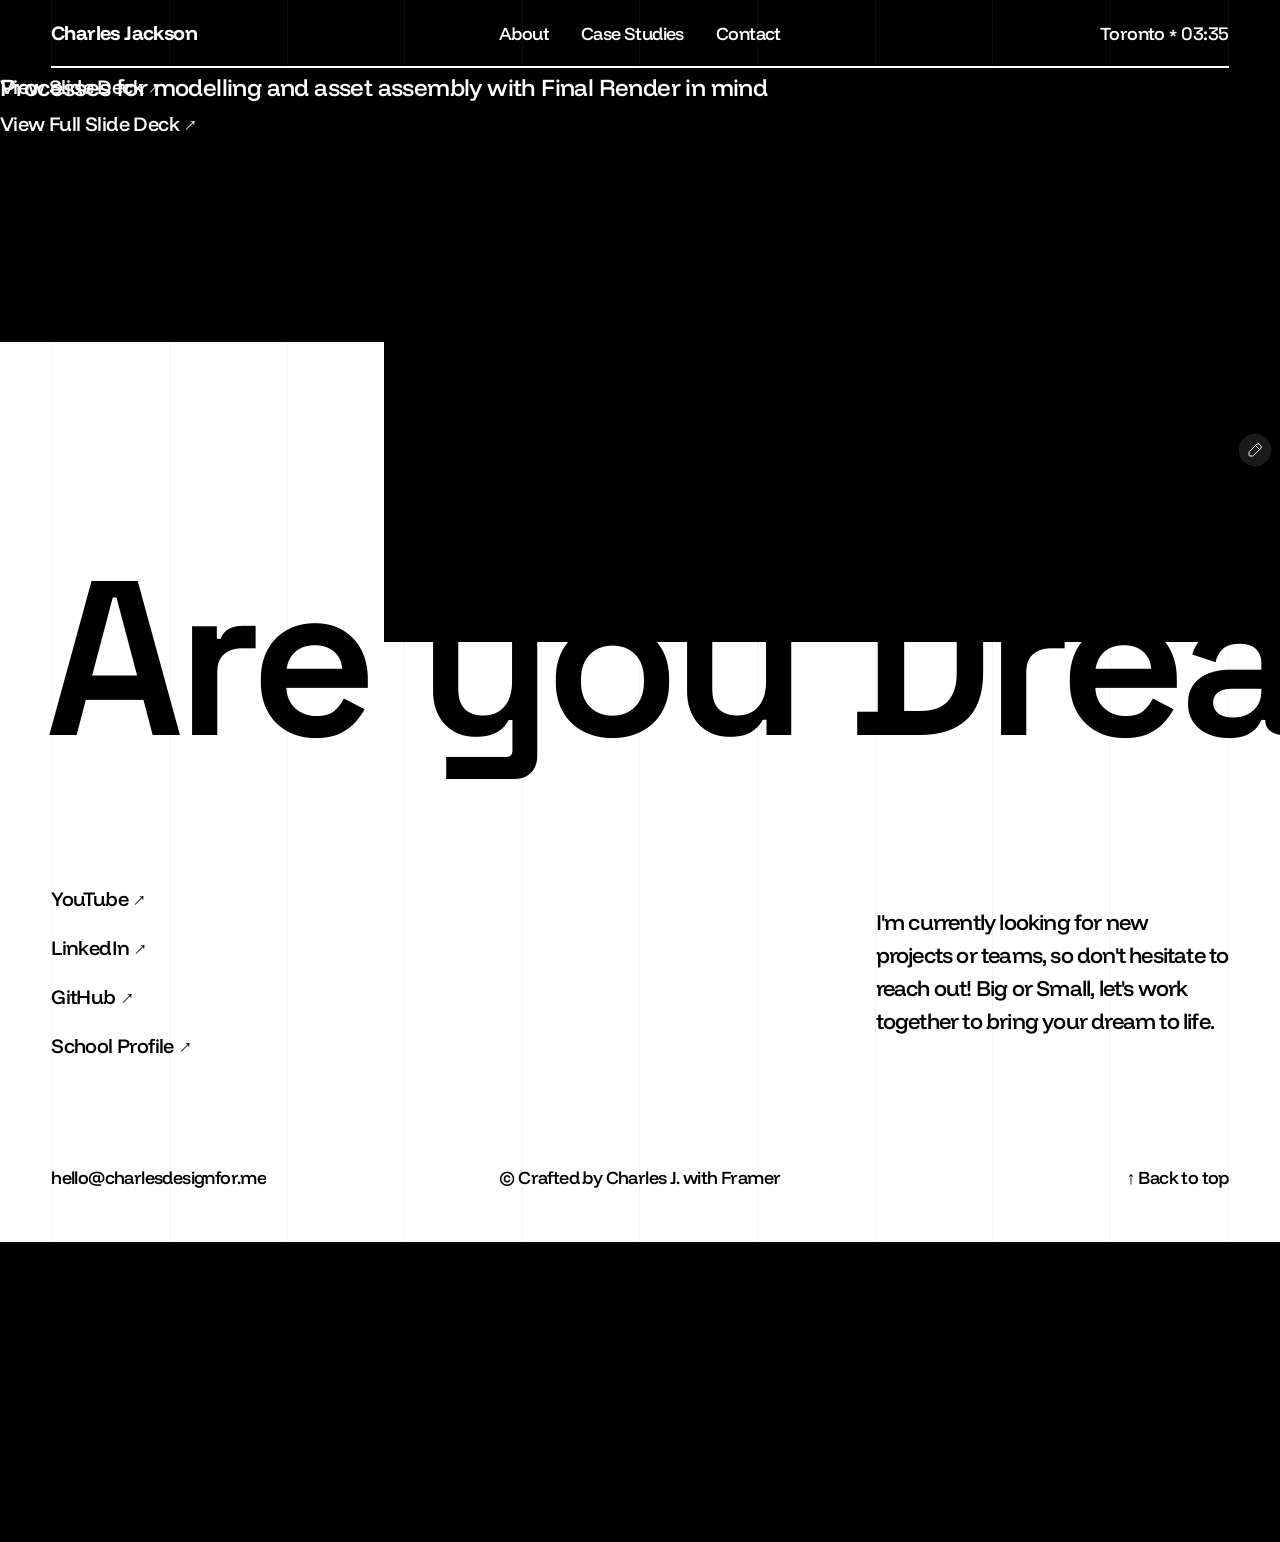
<file: retrofuture/index.html>
<!DOCTYPE html>
<html lang="en-CA" class="lenis"><head>
<base href="/">
<link rel="stylesheet" href="/styles.css"><script>(function(){var f=window.fetch;window.fetch=function(u,o){if(typeof u==='string'&&u.includes('.framercms')){return f('/assets/cms/'+u.split('/').pop(),o);}return f(u,o);};})();</script>
    <meta charset="utf-8">
    
    
    <script>try{if(localStorage.get("__framer_force_showing_editorbar_since")){const n=document.createElement("link");n.rel = "modulepreload";n.href="https://framer.com/edit/init.mjs";document.head.appendChild(n)}}catch(e){}</script>
    <!-- Start of headStart -->
    
    <!-- End of headStart -->
    <meta name="viewport" content="width=device-width">
    <meta name="generator" content="Framer 269977d">
    <title>Charles Jackson | UX Design &amp; Research | Online Portfolio</title>
    <meta name="description" content="Recent Post-Gradutate from George Brown College's Interaction Design and Interactive Media Management Programs. Explore my UX portfolio with product design, strategy, and innovation for intuitive digital experiences.">
    <meta name="framer-search-index" content="https://framerusercontent.com/sites/66pNo7AYZRfZLN7dmnXi6g/searchIndex-VqxkTYJdfBTB.json">
    <meta name="framer-search-index-fallback" content="https://framerusercontent.com/sites/66pNo7AYZRfZLN7dmnXi6g/searchIndex-OYudaJ5yyp5c.json">
    <meta name="framer-html-plugin" content="disable">
    <link href="assets/images/image-extra-1.png" rel="icon" media="(prefers-color-scheme: light)">
    <link href="assets/images/image-extra-2.png" rel="icon" media="(prefers-color-scheme: dark)">
    <link rel="apple-touch-icon" href="assets/images/image-extra-3.png">
    <!-- Open Graph / Facebook -->
    <meta property="og:type" content="website">
    <meta property="og:title" content="Charles Jackson | UX Design &amp; Research | Online Portfolio">
    <meta property="og:description" content="Recent Post-Gradutate from George Brown College's Interaction Design and Interactive Media Management Programs. Explore my UX portfolio with product design, strategy, and innovation for intuitive digital experiences.">
    <meta property="og:image" content="assets/images/render-of-food-truck-model-3.png">
    <!-- Twitter -->
    <meta name="twitter:card" content="summary_large_image">
    <meta name="twitter:title" content="Charles Jackson | UX Design &amp; Research | Online Portfolio">
    <meta name="twitter:description" content="Recent Post-Gradutate from George Brown College's Interaction Design and Interactive Media Management Programs. Explore my UX portfolio with product design, strategy, and innovation for intuitive digital experiences.">
    <meta name="twitter:image" content="assets/images/render-of-food-truck-model-3.png">
    
    <!-- Global site tag (gtag.js) - Google Analytics -->
    
    <script>
      window.dataLayer = window.dataLayer || [];
      function gtag(){window.dataLayer.push(arguments);}
      gtag('js', new Date());
      gtag('config', 'G-RF8GM7ZSY5');
    </script>
    
    
    <link href="https://fonts.gstatic.com" rel="preconnect" crossorigin="">
    <link href="https://fonts.gstatic.com" rel="preconnect" crossorigin="">
    <meta name="robots" content="max-image-preview:large"><link rel="canonical" href="https://charlesdesignfor.me/retrofuture"><meta property="og:url" content="https://charlesdesignfor.me/retrofuture"><script>(()=>{function w(){let o=e=>{let t=new URL(e);return`${t.origin}${t.pathname}`.replace(/\/$/u,"")},i=e=>e.split("-")[0],u=window.location.hostname;function f(){let e=new Map;return document.querySelectorAll('link[rel="alternate"]').forEach(t=>{let n=t.getAttribute("hreflang"),r=t.getAttribute("href");!n||!r||n==="x-default"||new URL(r).hostname!==u||e.set(n,r)}),e}function g(e,t){let r=document.querySelector('link[rel="alternate"][hreflang="x-default"]')?.getAttribute("href");return r?t.get(e)===r:!1}function d(){try{let e=localStorage.getItem("preferredLocale");return e?[e,...navigator.languages]:navigator.languages}catch{return navigator.languages}}function l(e){o(window.location.href)!==o(e)&&window.location.replace(e+window.location.search+window.location.hash)}if(navigator.webdriver||/bot|-google|google-|yandex|ia_archiver|crawl|spider/i.test(navigator.userAgent))return;let c=document.documentElement.getAttribute("lang");if(!c)return;let a=f();if(g(c,a))for(let e of d()){let t=a.get(e);if(t){l(t);return}let n=i(e);for(let[r,s]of a.entries())if(i(r)===n){l(s);return}}}return w})()()</script><!-- Start of headEnd -->
    
    <!-- End of headEnd -->
<script src="chrome-extension://mppblpedoemekekejafmcopafmkagkic/injected.js"></script></head>
<body>
    
    <!-- Start of bodyStart -->
    
    <!-- End of bodyStart -->
    <div id="main" data-framer-hydrate-v2="{&quot;routeId&quot;:&quot;hv5SqOw_t&quot;,&quot;localeId&quot;:&quot;default&quot;,&quot;pathVariables&quot;:{&quot;bLIQBTiry&quot;:&quot;retrofuture&quot;},&quot;breakpoints&quot;:[{&quot;hash&quot;:&quot;kld49a&quot;,&quot;mediaQuery&quot;:&quot;(min-width: 1440px)&quot;},{&quot;hash&quot;:&quot;pa5ok1&quot;,&quot;mediaQuery&quot;:&quot;(min-width: 1025px) and (max-width: 1439.98px)&quot;},{&quot;hash&quot;:&quot;xi732f&quot;,&quot;mediaQuery&quot;:&quot;(min-width: 700px) and (max-width: 1024.98px)&quot;},{&quot;hash&quot;:&quot;1qo9b1v&quot;,&quot;mediaQuery&quot;:&quot;(max-width: 699.98px)&quot;}]}" data-framer-ssr-released-at="2025-10-20T15:49:52.476Z" data-framer-page-optimized-at="2025-10-21T03:22:45.471Z" data-framer-generated-page=""><!--$--><div data-framer-root="" class="framer-uZEyV framer-7sUwY framer-YyU8j framer-Y0So7 framer-t8cfh framer-gv4gE framer-Z4dBb framer-kld49a" data-framer-cursor="o4a4ia" style="min-height:100vh;width:auto"><!--$--><div class="framer-p0r6kv-container" style="will-change:transform;opacity:1;transform:none"><div class="ssr-variant hidden-1qo9b1v hidden-kld49a hidden-xi732f"><nav class="framer-1C3M9 framer-f3Al3 framer-5yXB9 framer-UMRVF framer-1laz78i framer-v-16d6pkn" data-framer-name="M" style="background-color: var(--token-b988cbfe-ec0d-40b2-b684-cfe47edca353, rgb(241, 239, 236)); width: 100%; opacity: 1;"><div class="framer-z45dfh-container" style="opacity:0.05"><div class="framer-gThQ0 framer-bbeex8 framer-v-bbeex8" data-framer-name="L" style="height: 100%; width: 100%; opacity: 1;"><div class="framer-1f5o18n" data-framer-name="Wrapper" style="opacity: 1;"><div class="framer-uzkfua" data-framer-name="Line" style="background-color: var(--token-9de46952-95e8-4761-8aa9-f667c662063c, rgb(21, 21, 21)); opacity: 1;"></div><div class="framer-hbi1fv" data-framer-name="Line" style="background-color: var(--token-9de46952-95e8-4761-8aa9-f667c662063c, rgb(21, 21, 21)); opacity: 1;"></div><div class="framer-15jaslt" data-framer-name="Line" style="background-color: var(--token-9de46952-95e8-4761-8aa9-f667c662063c, rgb(21, 21, 21)); opacity: 1;"></div><div class="framer-gmlmuz" data-framer-name="Line" style="background-color: var(--token-9de46952-95e8-4761-8aa9-f667c662063c, rgb(21, 21, 21)); opacity: 1;"></div><div class="framer-1qs17t7" data-framer-name="Line" style="background-color: var(--token-9de46952-95e8-4761-8aa9-f667c662063c, rgb(21, 21, 21)); opacity: 1;"></div><div class="framer-1xf9s77" data-framer-name="Line" style="background-color: var(--token-9de46952-95e8-4761-8aa9-f667c662063c, rgb(21, 21, 21)); opacity: 1;"></div><div class="framer-1uva3mb" data-framer-name="Line" style="background-color: var(--token-9de46952-95e8-4761-8aa9-f667c662063c, rgb(21, 21, 21)); opacity: 1;"></div><div class="framer-11o2dee" data-framer-name="Line" style="background-color: var(--token-9de46952-95e8-4761-8aa9-f667c662063c, rgb(21, 21, 21)); opacity: 1;"></div><div class="framer-k2ruyk" data-framer-name="Line" style="background-color: var(--token-9de46952-95e8-4761-8aa9-f667c662063c, rgb(21, 21, 21)); opacity: 1;"></div><div class="framer-1g3876p" data-framer-name="Line" style="background-color: var(--token-9de46952-95e8-4761-8aa9-f667c662063c, rgb(21, 21, 21)); opacity: 1;"></div><div class="framer-uyk5hj" data-framer-name="Line" style="background-color: var(--token-9de46952-95e8-4761-8aa9-f667c662063c, rgb(21, 21, 21)); opacity: 1;"></div></div></div></div><div class="framer-1luufln" data-framer-name="Wrapper" style="opacity: 1;"><div class="framer-1f6s21n" style="opacity: 1;"><!--$--><a class="framer-12fvxuo framer-tng7fh" data-framer-cursor="mvqn4g" data-framer-name="Name" href="./" style="opacity: 1;"><div class="framer-1u5ecy7" data-framer-appear-id="1u5ecy7" data-framer-name="Text" data-framer-component-type="RichTextContainer" style="will-change: transform; opacity: 0.0718451; transform: translateY(18.5817px);"><p class="framer-text framer-styles-preset-1sddvu8" data-styles-preset="ygAa8w5Bo">Charles Jackson</p></div></a><!--/$--><div class="framer-1ey3ckt" data-framer-name="Links" style="opacity: 1;"><div class="framer-10lyrh0-container" data-framer-appear-id="10lyrh0" data-framer-cursor="mvqn4g" style="will-change:transform;opacity:0.001;transform:translateY(10px)"><!--$--><a class="framer-eJDgx framer-5yXB9 framer-isa6aq framer-v-isa6aq framer-c24kpg" data-framer-name="Link (S)" data-highlight="true" href="./#about" tabindex="0" style="opacity: 1;"><div class="framer-1olq9qs" data-framer-name="Label" data-framer-component-type="RichTextContainer" style="--extracted-r6o4lv: var(--variable-reference-WsVOtsD5e-Pn9OB8pj9); --variable-reference-WsVOtsD5e-Pn9OB8pj9: var(--token-9de46952-95e8-4761-8aa9-f667c662063c, rgb(21, 21, 21)); transform: none; opacity: 1;"><p class="framer-text framer-styles-preset-1dkhmep" data-styles-preset="p9xRym43U" style="--framer-text-color:var(--extracted-r6o4lv, var(--variable-reference-WsVOtsD5e-Pn9OB8pj9))">About</p></div><div class="framer-7olwjf" data-framer-name="Line" style="background-color: var(--token-9de46952-95e8-4761-8aa9-f667c662063c, rgb(21, 21, 21)); opacity: 1;"></div></a><!--/$--></div><div class="framer-chfo71-container" data-framer-appear-id="chfo71" data-framer-cursor="mvqn4g" style="will-change:transform;opacity:0.001;transform:translateY(10px)"><!--$--><a class="framer-eJDgx framer-5yXB9 framer-isa6aq framer-v-isa6aq framer-c24kpg" data-framer-name="Link (S)" data-highlight="true" href="./#work" tabindex="0" style="opacity: 1;"><div class="framer-1olq9qs" data-framer-name="Label" data-framer-component-type="RichTextContainer" style="--extracted-r6o4lv: var(--variable-reference-WsVOtsD5e-Pn9OB8pj9); --variable-reference-WsVOtsD5e-Pn9OB8pj9: var(--token-9de46952-95e8-4761-8aa9-f667c662063c, rgb(21, 21, 21)); transform: none; opacity: 1;"><p class="framer-text framer-styles-preset-1dkhmep" data-styles-preset="p9xRym43U" style="--framer-text-color:var(--extracted-r6o4lv, var(--variable-reference-WsVOtsD5e-Pn9OB8pj9))">Case Studies</p></div><div class="framer-7olwjf" data-framer-name="Line" style="background-color: var(--token-9de46952-95e8-4761-8aa9-f667c662063c, rgb(21, 21, 21)); opacity: 1;"></div></a><!--/$--></div><!--$--><div class="framer-1kuwln3-container" data-framer-appear-id="1kuwln3" data-framer-cursor="mvqn4g" style="will-change:transform;opacity:0.001;transform:translateY(10px)"><!--$--><a class="framer-eJDgx framer-5yXB9 framer-isa6aq framer-v-isa6aq framer-c24kpg" data-framer-name="Link (S)" data-highlight="true" href="./contact" tabindex="0" style="opacity: 1;"><div class="framer-1olq9qs" data-framer-name="Label" data-framer-component-type="RichTextContainer" style="--extracted-r6o4lv: var(--variable-reference-WsVOtsD5e-Pn9OB8pj9); --variable-reference-WsVOtsD5e-Pn9OB8pj9: var(--token-9de46952-95e8-4761-8aa9-f667c662063c, rgb(21, 21, 21)); transform: none; opacity: 1;"><p class="framer-text framer-styles-preset-1dkhmep" data-styles-preset="p9xRym43U" style="--framer-text-color:var(--extracted-r6o4lv, var(--variable-reference-WsVOtsD5e-Pn9OB8pj9))">Contact</p></div><div class="framer-7olwjf" data-framer-name="Line" style="background-color: var(--token-9de46952-95e8-4761-8aa9-f667c662063c, rgb(21, 21, 21)); opacity: 1;"></div></a><!--/$--></div><!--/$--></div><div class="framer-1y62ftj" data-framer-name="Info" style="opacity: 1;"><div class="framer-gjrvyn" data-framer-appear-id="gjrvyn" data-framer-name="Text" data-framer-component-type="RichTextContainer" style="--framer-link-text-color:rgb(0, 153, 255);--framer-link-text-decoration:underline;will-change:transform;opacity:0.001;transform:translateY(10px)"><p class="framer-text framer-styles-preset-1dkhmep" data-styles-preset="p9xRym43U">Toronto</p></div><div class="framer-11f5jx5" data-framer-appear-id="11f5jx5" data-framer-name="Text" data-framer-component-type="RichTextContainer" style="--framer-link-text-color:rgb(0, 153, 255);--framer-link-text-decoration:underline;will-change:transform;opacity:0.001;transform:translateY(10px)"><p class="framer-text framer-styles-preset-19ichoq" data-styles-preset="JYUHZEC4N">*</p></div><div class="framer-1het669-container" data-framer-appear-id="1het669" style="will-change:transform;opacity:0.001;transform:translateY(10px)"><!--$--><p style="margin: 0px; padding: 0px; color: var(--token-9de46952-95e8-4761-8aa9-f667c662063c, rgb(21, 21, 21)); font-family: &quot;Space Grotesk&quot;, &quot;Space Grotesk Placeholder&quot;, sans-serif; font-weight: 500; font-size: 18px; line-height: 1.5em; visibility: visible; font-style: normal; letter-spacing: -0.4px; font-variant-numeric: normal; white-space: nowrap;">03:35</p><!--/$--></div></div></div><div class="framer-yvcps5" data-framer-appear-id="yvcps5" data-framer-name="Line" style="background-color: var(--token-9de46952-95e8-4761-8aa9-f667c662063c, rgb(21, 21, 21)); will-change: transform; opacity: 1; transform: translateX(-1168.5px);"></div></div></nav></div></div><!--/$--><header class="framer-dzq5h" data-framer-name="Header" id="hero"><div class="framer-d87nee-container"><div class="ssr-variant hidden-1qo9b1v hidden-xi732f"><div class="framer-gThQ0 framer-bbeex8 framer-v-bbeex8" data-framer-name="L" style="height: 100%; width: 100%; opacity: 1;"><div class="framer-1f5o18n" data-framer-name="Wrapper" style="opacity: 1;"><div class="framer-uzkfua" data-framer-name="Line" style="background-color: var(--token-9de46952-95e8-4761-8aa9-f667c662063c, rgb(21, 21, 21)); opacity: 1;"></div><div class="framer-hbi1fv" data-framer-name="Line" style="background-color: var(--token-9de46952-95e8-4761-8aa9-f667c662063c, rgb(21, 21, 21)); opacity: 1;"></div><div class="framer-15jaslt" data-framer-name="Line" style="background-color: var(--token-9de46952-95e8-4761-8aa9-f667c662063c, rgb(21, 21, 21)); opacity: 1;"></div><div class="framer-gmlmuz" data-framer-name="Line" style="background-color: var(--token-9de46952-95e8-4761-8aa9-f667c662063c, rgb(21, 21, 21)); opacity: 1;"></div><div class="framer-1qs17t7" data-framer-name="Line" style="background-color: var(--token-9de46952-95e8-4761-8aa9-f667c662063c, rgb(21, 21, 21)); opacity: 1;"></div><div class="framer-1xf9s77" data-framer-name="Line" style="background-color: var(--token-9de46952-95e8-4761-8aa9-f667c662063c, rgb(21, 21, 21)); opacity: 1;"></div><div class="framer-1uva3mb" data-framer-name="Line" style="background-color: var(--token-9de46952-95e8-4761-8aa9-f667c662063c, rgb(21, 21, 21)); opacity: 1;"></div><div class="framer-11o2dee" data-framer-name="Line" style="background-color: var(--token-9de46952-95e8-4761-8aa9-f667c662063c, rgb(21, 21, 21)); opacity: 1;"></div><div class="framer-k2ruyk" data-framer-name="Line" style="background-color: var(--token-9de46952-95e8-4761-8aa9-f667c662063c, rgb(21, 21, 21)); opacity: 1;"></div><div class="framer-1g3876p" data-framer-name="Line" style="background-color: var(--token-9de46952-95e8-4761-8aa9-f667c662063c, rgb(21, 21, 21)); opacity: 1;"></div><div class="framer-uyk5hj" data-framer-name="Line" style="background-color: var(--token-9de46952-95e8-4761-8aa9-f667c662063c, rgb(21, 21, 21)); opacity: 1;"></div></div></div></div></div><div class="framer-17l93w9" data-framer-name="Wrapper"><div class="framer-1fxuifb" data-framer-name="Text"><div class="framer-19su59o" data-framer-name="Title"><div class="ssr-variant hidden-1qo9b1v hidden-xi732f"><div class="framer-1agfio7" data-framer-appear-id="1agfio7" data-framer-name="Title" data-framer-component-type="RichTextContainer" style="opacity: 0.001; transform: translateY(40px); will-change: transform;"><h1 class="framer-text framer-styles-preset-1ws4j9p" data-styles-preset="NwIZMsWsS">Retro Future</h1></div></div></div><div class="framer-c1su3v" data-framer-name="Text"><div class="ssr-variant hidden-1qo9b1v hidden-xi732f"><div class="framer-z3x0td" data-framer-appear-id="z3x0td" data-framer-name="Title" data-framer-component-type="RichTextContainer" style="opacity: 0.001; transform: translateY(40px); will-change: transform;"><p class="framer-text framer-styles-preset-sfc9sw" data-styles-preset="lnBkNhncs">Processes for modelling and asset assembly with Final Render in mind</p></div></div></div></div><div class="framer-1h8j7s9"><div class="framer-1bym4au" data-framer-name="Line"></div><div class="framer-yjimic" data-framer-name="Link"><!--$--><div class="ssr-variant hidden-1qo9b1v"><div class="framer-17t2ucd-container" data-framer-appear-id="17t2ucd" data-framer-cursor="mvqn4g" style="opacity: 0.001; transform: translateY(20px); will-change: transform;"><!--$--><a class="framer-iipEy framer-6LSnZ framer-1bk9t87 framer-v-1bk9t87 framer-p7o4sg" data-framer-name="Link (L)" data-highlight="true" href="https://docs.google.com/presentation/d/1g-NLSM6KL6MtNLTpgtFnr7_6VNYXTIIJ8oSIUMyKYzk/edit?usp=sharing" target="_blank" rel="noopener" style="opacity: 1;"><div class="framer-1kq8zme" data-framer-name="Label" data-framer-component-type="RichTextContainer" style="--extracted-r6o4lv: var(--variable-reference-WsVOtsD5e-j22mTPzNd); --variable-reference-WsVOtsD5e-j22mTPzNd: var(--token-9de46952-95e8-4761-8aa9-f667c662063c, rgb(21, 21, 21)); transform: none; opacity: 1;"><p class="framer-text framer-styles-preset-1ojhyqw" data-styles-preset="Y_wgLR1zP" style="--framer-text-color:var(--extracted-r6o4lv, var(--variable-reference-WsVOtsD5e-j22mTPzNd))">View Slide Deck</p></div><div class="framer-od9h91" data-framer-name="Label" data-framer-component-type="RichTextContainer" style="justify-content: center; --extracted-r6o4lv: var(--variable-reference-WsVOtsD5e-j22mTPzNd); --variable-reference-WsVOtsD5e-j22mTPzNd: var(--token-9de46952-95e8-4761-8aa9-f667c662063c, rgb(21, 21, 21)); transform: rotate(45deg); opacity: 1;"><p class="framer-text framer-styles-preset-1ojhyqw" data-styles-preset="Y_wgLR1zP" style="--framer-text-color:var(--extracted-r6o4lv, var(--variable-reference-WsVOtsD5e-j22mTPzNd))">↑</p></div><div class="framer-18k5dre" data-framer-name="Line" style="background-color: var(--token-9de46952-95e8-4761-8aa9-f667c662063c, rgb(21, 21, 21)); opacity: 1;"></div></a><!--/$--></div></div><!--/$--></div></div></div></header><section class="framer-1t0jl8h" data-framer-name="Project Details"><div class="ssr-variant hidden-1qo9b1v hidden-xi732f"><div class="framer-19iyrz-container"><div class="framer-gThQ0 framer-bbeex8 framer-v-bbeex8" data-framer-name="L" style="height: 100%; width: 100%; opacity: 1;"><div class="framer-1f5o18n" data-framer-name="Wrapper" style="opacity: 1;"><div class="framer-uzkfua" data-framer-name="Line" style="background-color: var(--token-9de46952-95e8-4761-8aa9-f667c662063c, rgb(21, 21, 21)); opacity: 1;"></div><div class="framer-hbi1fv" data-framer-name="Line" style="background-color: var(--token-9de46952-95e8-4761-8aa9-f667c662063c, rgb(21, 21, 21)); opacity: 1;"></div><div class="framer-15jaslt" data-framer-name="Line" style="background-color: var(--token-9de46952-95e8-4761-8aa9-f667c662063c, rgb(21, 21, 21)); opacity: 1;"></div><div class="framer-gmlmuz" data-framer-name="Line" style="background-color: var(--token-9de46952-95e8-4761-8aa9-f667c662063c, rgb(21, 21, 21)); opacity: 1;"></div><div class="framer-1qs17t7" data-framer-name="Line" style="background-color: var(--token-9de46952-95e8-4761-8aa9-f667c662063c, rgb(21, 21, 21)); opacity: 1;"></div><div class="framer-1xf9s77" data-framer-name="Line" style="background-color: var(--token-9de46952-95e8-4761-8aa9-f667c662063c, rgb(21, 21, 21)); opacity: 1;"></div><div class="framer-1uva3mb" data-framer-name="Line" style="background-color: var(--token-9de46952-95e8-4761-8aa9-f667c662063c, rgb(21, 21, 21)); opacity: 1;"></div><div class="framer-11o2dee" data-framer-name="Line" style="background-color: var(--token-9de46952-95e8-4761-8aa9-f667c662063c, rgb(21, 21, 21)); opacity: 1;"></div><div class="framer-k2ruyk" data-framer-name="Line" style="background-color: var(--token-9de46952-95e8-4761-8aa9-f667c662063c, rgb(21, 21, 21)); opacity: 1;"></div><div class="framer-1g3876p" data-framer-name="Line" style="background-color: var(--token-9de46952-95e8-4761-8aa9-f667c662063c, rgb(21, 21, 21)); opacity: 1;"></div><div class="framer-uyk5hj" data-framer-name="Line" style="background-color: var(--token-9de46952-95e8-4761-8aa9-f667c662063c, rgb(21, 21, 21)); opacity: 1;"></div></div></div></div></div><div class="framer-13ijjwa" data-framer-name="Details"><section class="framer-1iflbj5" data-framer-name="Section"><div class="framer-15uc5bb" data-framer-name="Image"><div class="ssr-variant hidden-1qo9b1v"><div class="framer-1ij5o9s" data-framer-name="Image" style="will-change:transform;opacity:1;transform:none"><div style="position:absolute;border-radius:inherit;top:0;right:0;bottom:0;left:0" data-framer-background-image-wrapper="true"><img decoding="auto" width="1920" height="1080" sizes="calc(100vw * 1.012)" srcset="assets/images/render-of-food-truck-model-2.png 512w,assets/images/render-of-food-truck-model-1.png 1024w,assets/images/render-of-food-truck-model-3.png 1920w" src="assets/images/render-of-food-truck-model-3.png" alt="Render of Food Truck Model" style="display:block;width:100%;height:100%;border-radius:inherit;object-position:center;object-fit:cover"></div></div></div></div><div class="framer-1togex1" data-framer-name="Wrapper" id="info"><div class="framer-mkdh1m" data-framer-name="Content"><div class="framer-tofffk" data-framer-name="Text"><div class="framer-2ujler" data-framer-name="Text" data-framer-component-type="RichTextContainer" style="will-change:transform;opacity:0;transform:perspective(1200px) translateY(40px)"><p class="framer-text framer-styles-preset-sfc9sw" data-styles-preset="lnBkNhncs">The task for this project was to produce a rendered scene of a seating area in a restaurant or diner. My goal for the outcome was to create something that felt "retro-futuristic", so being inspired by The Fifth Element and Ships from Destiny 2, I decided to create a Ramen Food Truck for a reimagined "Future". </p></div></div><div class="framer-13212wa" data-framer-name="Details"><div class="framer-cwwrjn"><div class="framer-9z03a" data-framer-name="Item"><div class="framer-1h17pn9" style="will-change:transform;opacity:0;transform:perspective(1200px) translateY(20px)"><div class="framer-zjkjhh" data-framer-name="Text" data-framer-component-type="RichTextContainer" style="transform:none"><p class="framer-text framer-styles-preset-1szgzq8" data-styles-preset="DpzRqwcmz">Reference Client:</p></div><div class="framer-1h4zchw" data-framer-name="Text" data-framer-component-type="RichTextContainer" style="transform:none"><p class="framer-text framer-styles-preset-1szgzq8" data-styles-preset="DpzRqwcmz">Freelance</p></div></div><div class="framer-1dnff6r" data-framer-name="Line" style="will-change:transform;opacity:0;transform:translateY(10px)"></div></div><div class="framer-w5q61z" data-framer-name="Item"><div class="framer-14spxy5" style="will-change:transform;opacity:0;transform:perspective(1200px) translateY(20px)"><div class="framer-19uappz" data-framer-name="Text" data-framer-component-type="RichTextContainer" style="transform:none"><p class="framer-text framer-styles-preset-1szgzq8" data-styles-preset="DpzRqwcmz">My Role:</p></div><div class="framer-rjy4jf" data-framer-name="Text" data-framer-component-type="RichTextContainer" style="transform:none"><p class="framer-text framer-styles-preset-1szgzq8" data-styles-preset="DpzRqwcmz">Lead Designer</p></div></div><div class="framer-oznp66" data-framer-name="Line" style="will-change:transform;opacity:0;transform:translateY(10px)"></div></div><div class="framer-3fzh74" data-framer-name="Item"><div class="framer-1i1wlx1" style="will-change:transform;opacity:0;transform:perspective(1200px) translateY(20px)"><div class="framer-x00xyg" data-framer-name="Text" data-framer-component-type="RichTextContainer" style="transform:none"><p class="framer-text framer-styles-preset-1szgzq8" data-styles-preset="DpzRqwcmz">Year:</p></div><div class="framer-u3y8vs" data-framer-name="Text" data-framer-component-type="RichTextContainer" style="transform:none"><p class="framer-text framer-styles-preset-1szgzq8" data-styles-preset="DpzRqwcmz">2025</p></div></div><div class="framer-3v6ht5" data-framer-name="Line" style="will-change:transform;opacity:0;transform:translateY(10px)"></div></div><div class="framer-dzw9q7" data-framer-name="Item"><div class="framer-1atbxh4" style="will-change:transform;opacity:0;transform:perspective(1200px) translateY(20px)"><div class="framer-h4d1o8" data-framer-name="Text" data-framer-component-type="RichTextContainer" style="transform:none"><p class="framer-text framer-styles-preset-1szgzq8" data-styles-preset="DpzRqwcmz">Service Provided:</p></div><div class="framer-u4bskb" data-framer-name="Text" data-framer-component-type="RichTextContainer" style="transform:none"><p class="framer-text framer-styles-preset-1szgzq8" data-styles-preset="DpzRqwcmz">3D Models, Textures, Rendering</p></div></div></div></div></div></div><div class="framer-1ahh3uc" data-framer-name="Wrapper"><div class="framer-t798c"><div class="framer-xuzpco-container"><!--$--><article style="position:relative;width:100%;height:100%;border-radius:0px 0px 0px 0px;transform:unset;cursor:pointer;overflow:hidden" role="presentation"><link rel="preconnect" href="https://i.ytimg.com"><img decoding="async" src="assets/images/wrapper-4.webp" style="position:absolute;top:0;left:0;height:100%;width:100%;object-fit:cover"><iframe loading="lazy" style="position:absolute;top:0;left:0;height:100%;width:100%;display:none" title="Youtube Video" allow="presentation; fullscreen; accelerometer; autoplay; encrypted-media; gyroscope; picture-in-picture" src="https://www.youtube.com/embed/RtnzhOfLBko?v=RtnzhOfLBko&amp;iv_load_policy=3&amp;rel=0&amp;modestbranding=1&amp;playsinline=1&amp;autoplay=0" frameborder="0"></iframe><button aria-label="Play" style="position:absolute;top:50%;left:50%;transform:translate(-50%, -50%);width:68px;height:48px;padding:0;border:none;background:transparent;cursor:pointer"><svg height="100%" version="1.1" viewBox="0 0 68 48" width="100%"><path d="M66.52,7.74c-0.78-2.93-2.49-5.41-5.42-6.19C55.79,.13,34,0,34,0S12.21,.13,6.9,1.55 C3.97,2.33,2.27,4.81,1.48,7.74C0.06,13.05,0,24,0,24s0.06,10.95,1.48,16.26c0.78,2.93,2.49,5.41,5.42,6.19 C12.21,47.87,34,48,34,48s21.79-0.13,27.1-1.55c2.93-0.78,4.64-3.26,5.42-6.19C67.94,34.95,68,24,68,24S67.94,13.05,66.52,7.74z" fill="#212121" fill-opacity="0.8" style="transition:fill .1s cubic-bezier(0.4, 0, 1, 1), fill-opacity .1s cubic-bezier(0.4, 0, 1, 1)"></path><path d="M 45,24 27,14 27,34" fill="#fff"></path></svg></button></article><!--/$--></div></div></div></div></section></div><section class="framer-1cizebc" data-framer-name="Images"><div class="framer-1u0k4yy" data-framer-name="Wrapper"><div class="framer-1o5e7mw" data-framer-name="Image"><div class="ssr-variant hidden-1qo9b1v hidden-xi732f"><div class="framer-1rbiu3l" data-framer-name="Image" style="will-change: transform; visibility: initial; opacity: 1; transform: translateY(-437.55px);"><div style="position:absolute;border-radius:inherit;top:0;right:0;bottom:0;left:0" data-framer-background-image-wrapper="true"><img decoding="async" loading="lazy" width="1584" height="990" sizes="calc(100vw * 1.0014)" srcset="assets/images/comparison-image-of-render-and-wireframe-2.png 512w,assets/images/comparison-image-of-render-and-wireframe-3.png 1024w,assets/images/comparison-image-of-render-and-wireframe-1.png 1584w" src="assets/images/comparison-image-of-render-and-wireframe-1.png" alt="comparison image of render and wireframe" style="display:block;width:100%;height:100%;border-radius:inherit;object-position:center;object-fit:cover"></div></div></div></div><div class="framer-1x6x2m1" data-framer-name="Image"><div class="ssr-variant hidden-1qo9b1v hidden-xi732f"><div class="framer-w7l7qo" data-framer-name="Image" style="will-change: transform; visibility: initial; opacity: 1; transform: translateY(-574.35px);"><div style="position:absolute;border-radius:inherit;top:0;right:0;bottom:0;left:0" data-framer-background-image-wrapper="true"><img decoding="async" loading="lazy" width="1584" height="990" sizes="100vw" srcset="assets/images/a-mockup-with-3-screens-from-jop-portal-app-2.png 512w,assets/images/a-mockup-with-3-screens-from-jop-portal-app-3.png 1024w,assets/images/a-mockup-with-3-screens-from-jop-portal-app-1.png 1584w" src="assets/images/a-mockup-with-3-screens-from-jop-portal-app-1.png" alt="A mockup with 3 screens from jop portal app" style="display:block;width:100%;height:100%;border-radius:inherit;object-position:center;object-fit:cover"></div></div></div></div><div class="framer-2kom3r" data-framer-name="Image"><div class="ssr-variant hidden-1qo9b1v"><div class="framer-19k67ef" data-framer-name="Image" style="will-change: transform; visibility: initial; opacity: 1; transform: translateY(-705.75px);"><div style="position:absolute;border-radius:inherit;top:0;right:0;bottom:0;left:0" data-framer-background-image-wrapper="true"><img decoding="async" loading="lazy" width="1584" height="990" sizes="100vw" srcset="assets/images/the-top-half-of-a-screen-of-a-mobile-device-2.png 512w,assets/images/the-top-half-of-a-screen-of-a-mobile-device-3.png 1024w,assets/images/the-top-half-of-a-screen-of-a-mobile-device-1.png 1584w" src="assets/images/the-top-half-of-a-screen-of-a-mobile-device-1.png" alt="The top half of a screen of a mobile device" style="display:block;width:100%;height:100%;border-radius:inherit;object-position:center;object-fit:cover"></div></div></div></div><div class="framer-1v6pvcf" data-framer-name="Image"><div class="ssr-variant hidden-1qo9b1v"><div class="framer-p7p0ix" data-framer-name="Image" style="will-change: transform; visibility: initial; opacity: 1; transform: translateY(-841.95px);"><div style="position:absolute;border-radius:inherit;top:0;right:0;bottom:0;left:0" data-framer-background-image-wrapper="true"><img decoding="async" loading="lazy" width="1584" height="990" sizes="100vw" srcset="assets/images/the-bottom-half-of-a-screen-of-a-mobile-device-2.png 512w,assets/images/the-bottom-half-of-a-screen-of-a-mobile-device-3.png 1024w,assets/images/the-bottom-half-of-a-screen-of-a-mobile-device-1.png 1584w" src="assets/images/the-bottom-half-of-a-screen-of-a-mobile-device-1.png" alt="The bottom half of a screen of a mobile device" style="display:block;width:100%;height:100%;border-radius:inherit;object-position:center;object-fit:cover"></div></div></div></div><div class="framer-1dp1mhj" data-framer-name="Image"><div class="ssr-variant hidden-1qo9b1v"><div class="framer-lwyn5l" data-framer-name="Image" style="will-change: transform; visibility: initial; opacity: 1; transform: translateY(-976.05px);"><div style="position:absolute;border-radius:inherit;top:0;right:0;bottom:0;left:0" data-framer-background-image-wrapper="true"><img decoding="async" loading="lazy" width="1584" height="990" sizes="100vw" srcset="assets/images/a-mockup-of-screenshot-for-an-app-2.png 512w,assets/images/a-mockup-of-screenshot-for-an-app-3.png 1024w,assets/images/a-mockup-of-screenshot-for-an-app-1.png 1584w" src="assets/images/a-mockup-of-screenshot-for-an-app-1.png" alt="A mockup of screenshot for an app" style="display:block;width:100%;height:100%;border-radius:inherit;object-position:center;object-fit:cover"></div></div></div></div></div></section><section class="framer-1898lx1" data-framer-name="Section"><div class="framer-shz97n" data-framer-name="Wrapper"><div class="framer-tfb6" data-framer-name="Content"><div class="framer-1ugokco" data-framer-name="Title" data-framer-component-type="RichTextContainer" style="will-change:transform;opacity:0;transform:perspective(1200px) translateY(40px)"><p class="framer-text framer-styles-preset-sfc9sw">While it was a challenging learning how to set up a scene while I was creating it, I am pleased with what I was able to produce and achieving the look I wanted to. My desire was to create something that felt like it had a story or could be believable while still being something that is fictional, and I believe I achieved that with the final renders. My next goals would be to animate or see the truck in motion.</p></div><div class="framer-1pnz4yn" data-framer-name="Link"><!--$--><div class="ssr-variant hidden-1qo9b1v hidden-xi732f"><div class="framer-tafbao-container" data-framer-appear-id="tafbao" data-framer-cursor="mvqn4g" style="opacity: 0.001; transform: translateY(20px); will-change: transform;"><!--$--><a class="framer-iipEy framer-6LSnZ framer-1bk9t87 framer-v-1bk9t87 framer-p7o4sg" data-framer-name="Link (L)" data-highlight="true" href="https://docs.google.com/presentation/d/1g-NLSM6KL6MtNLTpgtFnr7_6VNYXTIIJ8oSIUMyKYzk/edit?usp=sharing" target="_blank" rel="noopener" style="opacity: 1;"><div class="framer-1kq8zme" data-framer-name="Label" data-framer-component-type="RichTextContainer" style="--extracted-r6o4lv: var(--variable-reference-WsVOtsD5e-j22mTPzNd); --variable-reference-WsVOtsD5e-j22mTPzNd: var(--token-9de46952-95e8-4761-8aa9-f667c662063c, rgb(21, 21, 21)); transform: none; opacity: 1;"><p class="framer-text framer-styles-preset-1ojhyqw" data-styles-preset="Y_wgLR1zP" style="--framer-text-color:var(--extracted-r6o4lv, var(--variable-reference-WsVOtsD5e-j22mTPzNd))">View Full Slide Deck</p></div><div class="framer-od9h91" data-framer-name="Label" data-framer-component-type="RichTextContainer" style="justify-content: center; --extracted-r6o4lv: var(--variable-reference-WsVOtsD5e-j22mTPzNd); --variable-reference-WsVOtsD5e-j22mTPzNd: var(--token-9de46952-95e8-4761-8aa9-f667c662063c, rgb(21, 21, 21)); transform: rotate(45deg); opacity: 1;"><p class="framer-text framer-styles-preset-1ojhyqw" data-styles-preset="Y_wgLR1zP" style="--framer-text-color:var(--extracted-r6o4lv, var(--variable-reference-WsVOtsD5e-j22mTPzNd))">↑</p></div><div class="framer-18k5dre" data-framer-name="Line" style="background-color: var(--token-9de46952-95e8-4761-8aa9-f667c662063c, rgb(21, 21, 21)); opacity: 1;"></div></a><!--/$--></div></div><!--/$--></div></div></div></section></section><section class="framer-jjm6cq" data-framer-name="Next Project" id="next-project"><div class="ssr-variant hidden-1qo9b1v hidden-xi732f"><div class="framer-8jmxd5-container"><div class="framer-gThQ0 framer-bbeex8 framer-v-bbeex8" data-framer-name="L" style="height: 100%; width: 100%; opacity: 1;"><div class="framer-1f5o18n" data-framer-name="Wrapper" style="opacity: 1;"><div class="framer-uzkfua" data-framer-name="Line" style="background-color: var(--token-9de46952-95e8-4761-8aa9-f667c662063c, rgb(21, 21, 21)); opacity: 1;"></div><div class="framer-hbi1fv" data-framer-name="Line" style="background-color: var(--token-9de46952-95e8-4761-8aa9-f667c662063c, rgb(21, 21, 21)); opacity: 1;"></div><div class="framer-15jaslt" data-framer-name="Line" style="background-color: var(--token-9de46952-95e8-4761-8aa9-f667c662063c, rgb(21, 21, 21)); opacity: 1;"></div><div class="framer-gmlmuz" data-framer-name="Line" style="background-color: var(--token-9de46952-95e8-4761-8aa9-f667c662063c, rgb(21, 21, 21)); opacity: 1;"></div><div class="framer-1qs17t7" data-framer-name="Line" style="background-color: var(--token-9de46952-95e8-4761-8aa9-f667c662063c, rgb(21, 21, 21)); opacity: 1;"></div><div class="framer-1xf9s77" data-framer-name="Line" style="background-color: var(--token-9de46952-95e8-4761-8aa9-f667c662063c, rgb(21, 21, 21)); opacity: 1;"></div><div class="framer-1uva3mb" data-framer-name="Line" style="background-color: var(--token-9de46952-95e8-4761-8aa9-f667c662063c, rgb(21, 21, 21)); opacity: 1;"></div><div class="framer-11o2dee" data-framer-name="Line" style="background-color: var(--token-9de46952-95e8-4761-8aa9-f667c662063c, rgb(21, 21, 21)); opacity: 1;"></div><div class="framer-k2ruyk" data-framer-name="Line" style="background-color: var(--token-9de46952-95e8-4761-8aa9-f667c662063c, rgb(21, 21, 21)); opacity: 1;"></div><div class="framer-1g3876p" data-framer-name="Line" style="background-color: var(--token-9de46952-95e8-4761-8aa9-f667c662063c, rgb(21, 21, 21)); opacity: 1;"></div><div class="framer-uyk5hj" data-framer-name="Line" style="background-color: var(--token-9de46952-95e8-4761-8aa9-f667c662063c, rgb(21, 21, 21)); opacity: 1;"></div></div></div></div></div><div class="framer-1pksmxw" data-framer-name="Wrapper"><div class="framer-f6lkue" data-framer-name="Title"><div class="framer-sspnkc" data-framer-name="Text"><div class="ssr-variant hidden-1qo9b1v"><div class="framer-xtqzi0" data-framer-name="Title" data-framer-component-type="RichTextContainer" style="will-change:transform;opacity:0;transform:translateY(20px)"><h2 class="framer-text framer-styles-preset-1w2c4tm" data-styles-preset="VAtxt7p48">Next Project</h2></div></div></div><div class="ssr-variant hidden-1qo9b1v"><div class="framer-1lyhsmr" data-framer-name="Line" style="will-change:transform;opacity:1;transform:translateX(-1920px)"></div></div></div><div class="framer-148cfje"><!--$--><!--$--><div class="ssr-variant hidden-1qo9b1v hidden-xi732f"><div class="framer-8e0o5m-container" id="hearts-work-item-2"><div class="ssr-variant hidden-kld49a"><!--$--><a class="framer-EJ3p9 framer-Z4dBb framer-6LSnZ framer-UMRVF framer-1d8e5vc framer-v-sufuqw framer-d46j17" data-framer-name="M" href="./hearts" data-framer-page-link-current="true" style="width: 100%; opacity: 1;"><div class="framer-183bxmb" data-framer-name="Details" style="opacity:1;transform:none"><div class="framer-1rp5ixi" data-framer-name="Title" data-framer-component-type="RichTextContainer" style="will-change:transform;opacity:0;transform:none"><h3 class="framer-text framer-styles-preset-sfkic" data-styles-preset="FyCrmqgVV">Heart Shaped Room</h3></div><div class="framer-1q6uawy" style="opacity: 1;"><div class="framer-1ycga17" data-framer-name="Description" data-framer-component-type="RichTextContainer" style="transform: none; opacity: 1;"><p class="framer-text framer-styles-preset-1ojhyqw" data-styles-preset="Y_wgLR1zP">Process of Modelling and Assembling a 3D Scene Enviroment</p></div><div class="framer-wou9g3" data-framer-name="Tag" style="background-color: rgba(21, 21, 21, 0.08); border-radius: 4px; opacity: 1;"><div class="framer-86lmna" data-framer-name="Label" data-framer-component-type="RichTextContainer" style="transform: none; opacity: 1;"><p class="framer-text framer-styles-preset-19ichoq" data-styles-preset="JYUHZEC4N">3D Modelling, Substance Painter</p></div></div></div></div><div class="framer-1qdccay" data-framer-cursor="174c43o" data-framer-name="Image" style="opacity: 1;"><div class="framer-1o5pwlq-container" style="opacity:0"><div class="framer-Tb2eA framer-5yXB9 framer-rzk55n framer-v-rzk55n" data-framer-name="Default" style="border-radius: 100px; height: 100%; width: 100%; opacity: 1;"><div class="framer-1qmjsek" style="backdrop-filter: blur(0px); background-color: var(--token-b988cbfe-ec0d-40b2-b684-cfe47edca353, rgb(241, 239, 236)); opacity: 1;"></div></div></div><div class="framer-qvx98u" data-framer-name="Overlay" style="background-color:var(--token-b988cbfe-ec0d-40b2-b684-cfe47edca353, rgb(241, 239, 236));will-change:transform;opacity:1;transform:translateY(-500px)"></div><div class="framer-15db8j2" data-framer-name="Image" style="opacity: 1;"><div style="position:absolute;border-radius:inherit;top:0;right:0;bottom:0;left:0" data-framer-background-image-wrapper="true"><img decoding="async" loading="lazy" width="3840" height="2160" sizes="calc(calc(100vw * 0.92) * 0.7)" srcset="assets/images/3d-rendered-scene-of-room-2.png 512w,assets/images/3d-rendered-scene-of-room-1.png 1024w,assets/images/3d-rendered-scene-of-room-3.png 2048w,assets/images/3d-rendered-scene-of-room-4.png 3840w" src="assets/images/3d-rendered-scene-of-room-4.png" alt="3D Rendered Scene of Room" style="display:block;width:100%;height:100%;border-radius:inherit;object-position:center;object-fit:cover"></div></div></div></a><!--/$--></div></div></div><!--/$--><!--/$--></div></div></section><!--$--><div class="ssr-variant hidden-1qo9b1v hidden-xi732f"><div class="framer-1875al6-container" id="footer" style="will-change:transform;opacity:1;transform:translateY(-300px)"><div class="ssr-variant hidden-kld49a"><footer class="framer-DH9fs framer-Y0So7 framer-5yXB9 framer-1b1rsec framer-v-1benccc" data-framer-name="M" style="background-color: var(--token-9de46952-95e8-4761-8aa9-f667c662063c, rgb(21, 21, 21)); height: 100%; width: 100%; opacity: 1;"><div class="framer-vu7gk2-container" style="opacity:0.05"><div class="framer-gThQ0 framer-bbeex8 framer-v-bbeex8" data-framer-name="L" style="height: 100%; width: 100%; opacity: 1;"><div class="framer-1f5o18n" data-framer-name="Wrapper" style="opacity: 1;"><div class="framer-uzkfua" data-framer-name="Line" style="background-color: var(--token-b988cbfe-ec0d-40b2-b684-cfe47edca353, rgb(241, 239, 236)); opacity: 1;"></div><div class="framer-hbi1fv" data-framer-name="Line" style="background-color: var(--token-b988cbfe-ec0d-40b2-b684-cfe47edca353, rgb(241, 239, 236)); opacity: 1;"></div><div class="framer-15jaslt" data-framer-name="Line" style="background-color: var(--token-b988cbfe-ec0d-40b2-b684-cfe47edca353, rgb(241, 239, 236)); opacity: 1;"></div><div class="framer-gmlmuz" data-framer-name="Line" style="background-color: var(--token-b988cbfe-ec0d-40b2-b684-cfe47edca353, rgb(241, 239, 236)); opacity: 1;"></div><div class="framer-1qs17t7" data-framer-name="Line" style="background-color: var(--token-b988cbfe-ec0d-40b2-b684-cfe47edca353, rgb(241, 239, 236)); opacity: 1;"></div><div class="framer-1xf9s77" data-framer-name="Line" style="background-color: var(--token-b988cbfe-ec0d-40b2-b684-cfe47edca353, rgb(241, 239, 236)); opacity: 1;"></div><div class="framer-1uva3mb" data-framer-name="Line" style="background-color: var(--token-b988cbfe-ec0d-40b2-b684-cfe47edca353, rgb(241, 239, 236)); opacity: 1;"></div><div class="framer-11o2dee" data-framer-name="Line" style="background-color: var(--token-b988cbfe-ec0d-40b2-b684-cfe47edca353, rgb(241, 239, 236)); opacity: 1;"></div><div class="framer-k2ruyk" data-framer-name="Line" style="background-color: var(--token-b988cbfe-ec0d-40b2-b684-cfe47edca353, rgb(241, 239, 236)); opacity: 1;"></div><div class="framer-1g3876p" data-framer-name="Line" style="background-color: var(--token-b988cbfe-ec0d-40b2-b684-cfe47edca353, rgb(241, 239, 236)); opacity: 1;"></div><div class="framer-uyk5hj" data-framer-name="Line" style="background-color: var(--token-b988cbfe-ec0d-40b2-b684-cfe47edca353, rgb(241, 239, 236)); opacity: 1;"></div></div></div></div><div class="framer-128tn17" data-framer-name="Title" style="opacity: 1;"><div class="framer-1ihxo1e-container" data-framer-name="Ticket L" name="Ticket L" style="opacity: 1;"><!--$--><section style="display: flex; width: 100%; height: 100%; max-width: 100%; max-height: 100%; place-items: center; margin: 0px; padding: 0px; list-style-type: none; opacity: 1; overflow: hidden;"><ul style="display:flex;width:100%;height:100%;max-width:100%;max-height:100%;place-items:center;margin:0;padding:0;list-style-type:none;text-indent:none;gap:0;position:relative;flex-direction:row;will-change:auto;transform:translateX(-0px)"><li><div class="framer-1vi5ibt" data-framer-name="Title L" style="flex-shrink: 0; opacity: 1;"><div class="framer-135s6wc" data-framer-name="Title" data-framer-component-type="RichTextContainer" style="--extracted-tcooor: var(--token-b988cbfe-ec0d-40b2-b684-cfe47edca353, rgb(241, 239, 236)); transform: none; opacity: 1;"><div class="framer-text" style="--font-selector:R0Y7U3BhY2UgR3JvdGVzay02MDA=;--framer-font-family:&quot;Space Grotesk&quot;, &quot;Space Grotesk Placeholder&quot;, sans-serif;--framer-font-size:220px;--framer-font-weight:600;--framer-letter-spacing:-8px;--framer-text-color:var(--extracted-tcooor, var(--token-b988cbfe-ec0d-40b2-b684-cfe47edca353, rgb(241, 239, 236)))"> Are you Dreaming? </div></div></div></li><li aria-hidden="true"><div class="framer-1vi5ibt" data-framer-name="Title L" style="flex-shrink: 0; opacity: 1;"><div class="framer-135s6wc" data-framer-name="Title" data-framer-component-type="RichTextContainer" style="--extracted-tcooor: var(--token-b988cbfe-ec0d-40b2-b684-cfe47edca353, rgb(241, 239, 236)); transform: none; opacity: 1;"><div class="framer-text" style="--font-selector: R0Y7U3BhY2UgR3JvdGVzay02MDA=; --framer-font-family: &quot;Space Grotesk&quot;, &quot;Space Grotesk Placeholder&quot;, sans-serif; --framer-font-size: 220px; --framer-font-weight: 600; --framer-letter-spacing: -8px; --framer-text-color: var(--extracted-tcooor, var(--token-b988cbfe-ec0d-40b2-b684-cfe47edca353, rgb(241, 239, 236)));"> Are you Dreaming? </div></div></div></li><li aria-hidden="true"><div class="framer-1vi5ibt" data-framer-name="Title L" style="flex-shrink: 0; opacity: 1;"><div class="framer-135s6wc" data-framer-name="Title" data-framer-component-type="RichTextContainer" style="--extracted-tcooor: var(--token-b988cbfe-ec0d-40b2-b684-cfe47edca353, rgb(241, 239, 236)); transform: none; opacity: 1;"><div class="framer-text" style="--font-selector: R0Y7U3BhY2UgR3JvdGVzay02MDA=; --framer-font-family: &quot;Space Grotesk&quot;, &quot;Space Grotesk Placeholder&quot;, sans-serif; --framer-font-size: 220px; --framer-font-weight: 600; --framer-letter-spacing: -8px; --framer-text-color: var(--extracted-tcooor, var(--token-b988cbfe-ec0d-40b2-b684-cfe47edca353, rgb(241, 239, 236)));"> Are you Dreaming? </div></div></div></li></ul></section><!--/$--></div></div><div class="framer-1d86919" data-framer-name="Wrapper" style="opacity: 1;"><div class="framer-jq9jbl" data-framer-name="Top" style="opacity: 1;"><div class="framer-12iriam" data-framer-name="Social" style="opacity: 1;"><div class="framer-1i4iu42-container" data-framer-cursor="mvqn4g" style="opacity: 1;"><!--$--><a class="framer-iipEy framer-6LSnZ framer-1bk9t87 framer-v-1bk9t87 framer-p7o4sg" data-framer-name="Link (L)" data-highlight="true" href="https://www.youtube.com/@insertvideoshere" target="_blank" rel="noopener" style="opacity: 1;"><div class="framer-1kq8zme" data-framer-name="Label" data-framer-component-type="RichTextContainer" style="--extracted-r6o4lv: var(--variable-reference-WsVOtsD5e-j22mTPzNd); --variable-reference-WsVOtsD5e-j22mTPzNd: var(--token-b988cbfe-ec0d-40b2-b684-cfe47edca353, rgb(241, 239, 236)); transform: none; opacity: 1;"><p class="framer-text framer-styles-preset-1ojhyqw" data-styles-preset="Y_wgLR1zP" style="--framer-text-color:var(--extracted-r6o4lv, var(--variable-reference-WsVOtsD5e-j22mTPzNd))">YouTube</p></div><div class="framer-od9h91" data-framer-name="Label" data-framer-component-type="RichTextContainer" style="justify-content: center; --extracted-r6o4lv: var(--variable-reference-WsVOtsD5e-j22mTPzNd); --variable-reference-WsVOtsD5e-j22mTPzNd: var(--token-b988cbfe-ec0d-40b2-b684-cfe47edca353, rgb(241, 239, 236)); transform: rotate(45deg); opacity: 1;"><p class="framer-text framer-styles-preset-1ojhyqw" data-styles-preset="Y_wgLR1zP" style="--framer-text-color:var(--extracted-r6o4lv, var(--variable-reference-WsVOtsD5e-j22mTPzNd))">↑</p></div><div class="framer-18k5dre" data-framer-name="Line" style="background-color: var(--token-b988cbfe-ec0d-40b2-b684-cfe47edca353, rgb(241, 239, 236)); opacity: 1;"></div></a><!--/$--></div><div class="framer-1oaws18-container" data-framer-cursor="mvqn4g" style="opacity: 1;"><!--$--><a class="framer-iipEy framer-6LSnZ framer-1bk9t87 framer-v-1bk9t87 framer-p7o4sg" data-framer-name="Link (L)" data-highlight="true" href="https://www.linkedin.com/in/charlesajackson/" target="_blank" rel="noopener" style="opacity: 1;"><div class="framer-1kq8zme" data-framer-name="Label" data-framer-component-type="RichTextContainer" style="--extracted-r6o4lv: var(--variable-reference-WsVOtsD5e-j22mTPzNd); --variable-reference-WsVOtsD5e-j22mTPzNd: var(--token-b988cbfe-ec0d-40b2-b684-cfe47edca353, rgb(241, 239, 236)); transform: none; opacity: 1;"><p class="framer-text framer-styles-preset-1ojhyqw" data-styles-preset="Y_wgLR1zP" style="--framer-text-color:var(--extracted-r6o4lv, var(--variable-reference-WsVOtsD5e-j22mTPzNd))">LinkedIn</p></div><div class="framer-od9h91" data-framer-name="Label" data-framer-component-type="RichTextContainer" style="justify-content: center; --extracted-r6o4lv: var(--variable-reference-WsVOtsD5e-j22mTPzNd); --variable-reference-WsVOtsD5e-j22mTPzNd: var(--token-b988cbfe-ec0d-40b2-b684-cfe47edca353, rgb(241, 239, 236)); transform: rotate(45deg); opacity: 1;"><p class="framer-text framer-styles-preset-1ojhyqw" data-styles-preset="Y_wgLR1zP" style="--framer-text-color:var(--extracted-r6o4lv, var(--variable-reference-WsVOtsD5e-j22mTPzNd))">↑</p></div><div class="framer-18k5dre" data-framer-name="Line" style="background-color: var(--token-b988cbfe-ec0d-40b2-b684-cfe47edca353, rgb(241, 239, 236)); opacity: 1;"></div></a><!--/$--></div><div class="framer-hkh3zj-container" data-framer-cursor="mvqn4g" style="opacity: 1;"><!--$--><a class="framer-iipEy framer-6LSnZ framer-1bk9t87 framer-v-1bk9t87 framer-p7o4sg" data-framer-name="Link (L)" data-highlight="true" href="https://github.com/itimetravelwell" target="_blank" rel="noopener" style="opacity: 1;"><div class="framer-1kq8zme" data-framer-name="Label" data-framer-component-type="RichTextContainer" style="--extracted-r6o4lv: var(--variable-reference-WsVOtsD5e-j22mTPzNd); --variable-reference-WsVOtsD5e-j22mTPzNd: var(--token-b988cbfe-ec0d-40b2-b684-cfe47edca353, rgb(241, 239, 236)); transform: none; opacity: 1;"><p class="framer-text framer-styles-preset-1ojhyqw" data-styles-preset="Y_wgLR1zP" style="--framer-text-color:var(--extracted-r6o4lv, var(--variable-reference-WsVOtsD5e-j22mTPzNd))">GitHub</p></div><div class="framer-od9h91" data-framer-name="Label" data-framer-component-type="RichTextContainer" style="justify-content: center; --extracted-r6o4lv: var(--variable-reference-WsVOtsD5e-j22mTPzNd); --variable-reference-WsVOtsD5e-j22mTPzNd: var(--token-b988cbfe-ec0d-40b2-b684-cfe47edca353, rgb(241, 239, 236)); transform: rotate(45deg); opacity: 1;"><p class="framer-text framer-styles-preset-1ojhyqw" data-styles-preset="Y_wgLR1zP" style="--framer-text-color:var(--extracted-r6o4lv, var(--variable-reference-WsVOtsD5e-j22mTPzNd))">↑</p></div><div class="framer-18k5dre" data-framer-name="Line" style="background-color: var(--token-b988cbfe-ec0d-40b2-b684-cfe47edca353, rgb(241, 239, 236)); opacity: 1;"></div></a><!--/$--></div><div class="framer-zf5hjt-container" data-framer-cursor="mvqn4g" style="opacity: 1;"><!--$--><a class="framer-iipEy framer-6LSnZ framer-1bk9t87 framer-v-1bk9t87 framer-p7o4sg" data-framer-name="Link (L)" data-highlight="true" href="https://yes.schoolofdesign.ca/student?id=cm9fuppl2090t0716tao2v28z" target="_blank" rel="noopener" style="opacity: 1;"><div class="framer-1kq8zme" data-framer-name="Label" data-framer-component-type="RichTextContainer" style="--extracted-r6o4lv: var(--variable-reference-WsVOtsD5e-j22mTPzNd); --variable-reference-WsVOtsD5e-j22mTPzNd: var(--token-b988cbfe-ec0d-40b2-b684-cfe47edca353, rgb(241, 239, 236)); transform: none; opacity: 1;"><p class="framer-text framer-styles-preset-1ojhyqw" data-styles-preset="Y_wgLR1zP" style="--framer-text-color:var(--extracted-r6o4lv, var(--variable-reference-WsVOtsD5e-j22mTPzNd))">School Profile</p></div><div class="framer-od9h91" data-framer-name="Label" data-framer-component-type="RichTextContainer" style="justify-content: center; --extracted-r6o4lv: var(--variable-reference-WsVOtsD5e-j22mTPzNd); --variable-reference-WsVOtsD5e-j22mTPzNd: var(--token-b988cbfe-ec0d-40b2-b684-cfe47edca353, rgb(241, 239, 236)); transform: rotate(45deg); opacity: 1;"><p class="framer-text framer-styles-preset-1ojhyqw" data-styles-preset="Y_wgLR1zP" style="--framer-text-color:var(--extracted-r6o4lv, var(--variable-reference-WsVOtsD5e-j22mTPzNd))">↑</p></div><div class="framer-18k5dre" data-framer-name="Line" style="background-color: var(--token-b988cbfe-ec0d-40b2-b684-cfe47edca353, rgb(241, 239, 236)); opacity: 1;"></div></a><!--/$--></div></div><div class="framer-12e1a0g" data-framer-name="Info" style="opacity: 1;"><div class="framer-1tbna09" data-framer-name="Text" data-framer-component-type="RichTextContainer" style="--extracted-r6o4lv: var(--token-b988cbfe-ec0d-40b2-b684-cfe47edca353, rgb(241, 239, 236)); transform: none; opacity: 1;"><p class="framer-text framer-styles-preset-1szgzq8" data-styles-preset="DpzRqwcmz" style="--framer-text-color:var(--extracted-r6o4lv, var(--token-b988cbfe-ec0d-40b2-b684-cfe47edca353, rgb(241, 239, 236)))">I'm currently looking for new projects or teams, so don't hesitate to reach out! Big or Small, let's work together to bring your dream to life.</p></div></div></div><div class="framer-gq13wq" data-framer-name="Bottom" style="opacity: 1;"><div class="framer-1wh2xm6" data-framer-name="Email" style="opacity: 1;"><div class="framer-bxd7j7-container" data-framer-cursor="mvqn4g" style="opacity: 1;"><!--$--><a class="framer-eJDgx framer-5yXB9 framer-isa6aq framer-v-isa6aq framer-c24kpg" data-framer-name="Link (S)" data-highlight="true" href="mailto:hello@charlesdesignfor.me" target="_blank" rel="noopener" tabindex="0" style="opacity: 1;"><div class="framer-1olq9qs" data-framer-name="Label" data-framer-component-type="RichTextContainer" style="--extracted-r6o4lv: var(--variable-reference-WsVOtsD5e-Pn9OB8pj9); --variable-reference-WsVOtsD5e-Pn9OB8pj9: var(--token-b988cbfe-ec0d-40b2-b684-cfe47edca353, rgb(241, 239, 236)); transform: none; opacity: 1;"><p class="framer-text framer-styles-preset-1dkhmep" data-styles-preset="p9xRym43U" style="--framer-text-color:var(--extracted-r6o4lv, var(--variable-reference-WsVOtsD5e-Pn9OB8pj9))">hello@charlesdesignfor.me</p></div><div class="framer-7olwjf" data-framer-name="Line" style="background-color: var(--token-b988cbfe-ec0d-40b2-b684-cfe47edca353, rgb(241, 239, 236)); opacity: 1;"></div></a><!--/$--></div></div><div class="framer-z9j387" data-framer-name="Copyright" style="opacity: 1;"><div class="framer-16833za" data-framer-name="Text" data-framer-component-type="RichTextContainer" style="--extracted-r6o4lv: var(--token-b988cbfe-ec0d-40b2-b684-cfe47edca353, rgb(241, 239, 236)); transform: none; opacity: 1;"><p class="framer-text framer-styles-preset-1dkhmep" data-styles-preset="p9xRym43U" style="--framer-text-color:var(--extracted-r6o4lv, var(--token-b988cbfe-ec0d-40b2-b684-cfe47edca353, rgb(241, 239, 236)))">© Crafted by </p></div><div class="framer-1w7cfek-container" data-framer-cursor="mvqn4g" style="opacity: 1;"><!--$--><a class="framer-eJDgx framer-5yXB9 framer-isa6aq framer-v-isa6aq framer-c24kpg" data-framer-name="Link (S)" data-highlight="true" tabindex="0" style="opacity: 1;"><div class="framer-1olq9qs" data-framer-name="Label" data-framer-component-type="RichTextContainer" style="--extracted-r6o4lv: var(--variable-reference-WsVOtsD5e-Pn9OB8pj9); --variable-reference-WsVOtsD5e-Pn9OB8pj9: var(--token-b988cbfe-ec0d-40b2-b684-cfe47edca353, rgb(241, 239, 236)); transform: none; opacity: 1;"><p class="framer-text framer-styles-preset-1dkhmep" data-styles-preset="p9xRym43U" style="--framer-text-color:var(--extracted-r6o4lv, var(--variable-reference-WsVOtsD5e-Pn9OB8pj9))">Charles J.</p></div><div class="framer-7olwjf" data-framer-name="Line" style="background-color: var(--token-b988cbfe-ec0d-40b2-b684-cfe47edca353, rgb(241, 239, 236)); opacity: 1;"></div></a><!--/$--></div><div class="framer-1gjey6g" data-framer-name="Text" data-framer-component-type="RichTextContainer" style="--extracted-r6o4lv: var(--token-b988cbfe-ec0d-40b2-b684-cfe47edca353, rgb(241, 239, 236)); transform: none; opacity: 1;"><p class="framer-text framer-styles-preset-1dkhmep" data-styles-preset="p9xRym43U" style="--framer-text-color:var(--extracted-r6o4lv, var(--token-b988cbfe-ec0d-40b2-b684-cfe47edca353, rgb(241, 239, 236)))"> with </p></div><div class="framer-1suum94-container" data-framer-cursor="mvqn4g" style="opacity: 1;"><!--$--><a class="framer-eJDgx framer-5yXB9 framer-isa6aq framer-v-isa6aq framer-c24kpg" data-framer-name="Link (S)" data-highlight="true" href="https://framer.com" target="_blank" rel="noopener" tabindex="0" style="opacity: 1;"><div class="framer-1olq9qs" data-framer-name="Label" data-framer-component-type="RichTextContainer" style="--extracted-r6o4lv: var(--variable-reference-WsVOtsD5e-Pn9OB8pj9); --variable-reference-WsVOtsD5e-Pn9OB8pj9: var(--token-b988cbfe-ec0d-40b2-b684-cfe47edca353, rgb(241, 239, 236)); transform: none; opacity: 1;"><p class="framer-text framer-styles-preset-1dkhmep" data-styles-preset="p9xRym43U" style="--framer-text-color:var(--extracted-r6o4lv, var(--variable-reference-WsVOtsD5e-Pn9OB8pj9))">Framer</p></div><div class="framer-7olwjf" data-framer-name="Line" style="background-color: var(--token-b988cbfe-ec0d-40b2-b684-cfe47edca353, rgb(241, 239, 236)); opacity: 1;"></div></a><!--/$--></div></div><div class="framer-1klyt6f" data-framer-name="Back To Top" style="opacity: 1;"><div class="framer-3mxpti-container" data-framer-cursor="mvqn4g" style="opacity: 1;"><!--$--><a class="framer-eJDgx framer-5yXB9 framer-isa6aq framer-v-isa6aq framer-c24kpg" data-framer-name="Link (S)" data-highlight="true" href="./retrofuture#hero" tabindex="0" style="opacity: 1;"><div class="framer-1olq9qs" data-framer-name="Label" data-framer-component-type="RichTextContainer" style="--extracted-r6o4lv: var(--variable-reference-WsVOtsD5e-Pn9OB8pj9); --variable-reference-WsVOtsD5e-Pn9OB8pj9: var(--token-b988cbfe-ec0d-40b2-b684-cfe47edca353, rgb(241, 239, 236)); transform: none; opacity: 1;"><p class="framer-text framer-styles-preset-1dkhmep" data-styles-preset="p9xRym43U" style="--framer-text-color:var(--extracted-r6o4lv, var(--variable-reference-WsVOtsD5e-Pn9OB8pj9))">↑ Back to top</p></div><div class="framer-7olwjf" data-framer-name="Line" style="background-color: var(--token-b988cbfe-ec0d-40b2-b684-cfe47edca353, rgb(241, 239, 236)); opacity: 1;"></div></a><!--/$--></div></div></div></div></footer></div></div></div><!--/$--><div class="framer-1e8aep6-container"><!--$--><div></div><!--/$--></div></div><div id="overlay"></div><!--/$--><div class="framer-Tb2eA framer-5yXB9 framer-rzk55n framer-pointer-events-none framer-v-rzk55n" data-framer-name="Default" style="position: fixed; top: 0px; left: 0px; z-index: 13; pointer-events: none; border-radius: 100px; opacity: 0; transform: translate(-50%, 0%) translateY(-10px);"><div class="framer-1qmjsek" style="backdrop-filter: blur(0px); background-color: var(--token-b988cbfe-ec0d-40b2-b684-cfe47edca353, rgb(241, 239, 236)); opacity: 1;"></div></div></div><script>(()=>{function u(){function n(t,e,i){let r=document.createElement("a");r.href=t,r.target=i,r.rel=e,document.body.appendChild(r),r.click(),r.remove()}function o(t){if(this.dataset.hydrated){this.removeEventListener("click",o);return}t.preventDefault(),t.stopPropagation();let e=this.getAttribute("href");if(!e)return;if(/Mac|iPod|iPhone|iPad/u.test(navigator.userAgent)?t.metaKey:t.ctrlKey)return n(e,"","_blank");let r=this.getAttribute("rel")??"",c=this.getAttribute("target")??"";n(e,r,c)}function a(t){if(this.dataset.hydrated){this.removeEventListener("auxclick",o);return}t.preventDefault(),t.stopPropagation();let e=this.getAttribute("href");e&&n(e,"","_blank")}function s(t){if(this.dataset.hydrated){this.removeEventListener("keydown",s);return}if(t.key!=="Enter")return;t.preventDefault(),t.stopPropagation();let e=this.getAttribute("href");if(!e)return;let i=this.getAttribute("rel")??"",r=this.getAttribute("target")??"";n(e,i,r)}document.querySelectorAll("[data-nested-link]").forEach(t=>{t instanceof HTMLElement&&(t.addEventListener("click",o),t.addEventListener("auxclick",a),t.addEventListener("keydown",s))})}return u})()()</script><script>(()=>{function i(){for(let e of document.querySelectorAll("[data-framer-original-sizes]")){let t=e.getAttribute("data-framer-original-sizes");t===""?e.removeAttribute("sizes"):e.setAttribute("sizes",t),e.removeAttribute("data-framer-original-sizes")}}function a(){window.__framer_onRewriteBreakpoints=i}return a})()()</script>
    <script>!function(){var w="framer_variant";function u(a,r){let n=r.indexOf("#"),t=n===-1?r:r.substring(0,n),i=n===-1?"":r.substring(n),e=t.indexOf("?"),h=e===-1?t:t.substring(0,e),d=e===-1?"":t.substring(e),s=new URLSearchParams(d),g=new URLSearchParams(a);for(let[o,l]of g)s.has(o)||o!==w&&s.append(o,l);let c=s.toString();return c===""?t+i:h+"?"+c+i}var p='div#main a[href^="#"],div#main a[href^="/"],div#main a[href^="."]',f="div#main a[data-framer-preserve-params]",m,S=(m=document.currentScript)==null?void 0:m.hasAttribute("data-preserve-internal-params");if(window.location.search&&!/bot|-google|google-|yandex|ia_archiver|crawl|spider/iu.test(navigator.userAgent)){let a=document.querySelectorAll(S?`${p},${f}`:f);for(let r of a){let n=u(window.location.search,r.href);r.setAttribute("href",n)}}
}()</script>
    
    
    <script>var animator=(()=>{var k=(e,t,r)=>r>t?t:r<e?e:r;var F=()=>{};function W(e){let t;return()=>(t===void 0&&(t=e()),t)}var j=e=>e;var w=e=>e*1e3,v=e=>e/1e3;function X(e,t){return t?e*(1e3/t):0}var Y=e=>Array.isArray(e)&&typeof e[0]=="number";var q={value:null,addProjectionMetrics:null};var Z={layout:0,mainThread:0,waapi:0};var z=(e,t,r=10)=>{let o="",s=Math.max(Math.round(t/r),2);for(let n=0;n<s;n++)o+=Math.round(e(n/(s-1))*1e4)/1e4+", ";return`linear(${o.substring(0,o.length-2)})`};function $(e){let t=0,r=50,o=e.next(t);for(;!o.done&&t<2e4;)t+=r,o=e.next(t);return t>=2e4?1/0:t}function pe(e,t=100,r){let o=r({...e,keyframes:[0,t]}),s=Math.min($(o),2e4);return{type:"keyframes",ease:n=>o.next(s*n).value/t,duration:v(s)}}var Ee=5;function me(e,t,r){let o=Math.max(t-Ee,0);return X(r-e(o),t-o)}var l={stiffness:100,damping:10,mass:1,velocity:0,duration:800,bounce:.3,visualDuration:.3,restSpeed:{granular:.01,default:2},restDelta:{granular:.005,default:.5},minDuration:.01,maxDuration:10,minDamping:.05,maxDamping:1};var H=.001;function fe({duration:e=l.duration,bounce:t=l.bounce,velocity:r=l.velocity,mass:o=l.mass}){let s,n;F(e<=w(l.maxDuration),"Spring duration must be 10 seconds or less","spring-duration-limit");let i=1-t;i=k(l.minDamping,l.maxDamping,i),e=k(l.minDuration,l.maxDuration,v(e)),i<1?(s=m=>{let p=m*i,c=p*e,u=p-r,d=L(m,i),g=Math.exp(-c);return H-u/d*g},n=m=>{let c=m*i*e,u=c*r+r,d=Math.pow(i,2)*Math.pow(m,2)*e,g=Math.exp(-c),y=L(Math.pow(m,2),i);return(-s(m)+H>0?-1:1)*((u-d)*g)/y}):(s=m=>{let p=Math.exp(-m*e),c=(m-r)*e+1;return-H+p*c},n=m=>{let p=Math.exp(-m*e),c=(r-m)*(e*e);return p*c});let f=5/e,a=Ce(s,n,f);if(e=w(e),isNaN(a))return{stiffness:l.stiffness,damping:l.damping,duration:e};{let m=Math.pow(a,2)*o;return{stiffness:m,damping:i*2*Math.sqrt(o*m),duration:e}}}var Pe=12;function Ce(e,t,r){let o=r;for(let s=1;s<Pe;s++)o=o-e(o)/t(o);return o}function L(e,t){return e*Math.sqrt(1-t*t)}var Ie=["duration","bounce"],Ke=["stiffness","damping","mass"];function ce(e,t){return t.some(r=>e[r]!==void 0)}function Be(e){let t={velocity:l.velocity,stiffness:l.stiffness,damping:l.damping,mass:l.mass,isResolvedFromDuration:!1,...e};if(!ce(e,Ke)&&ce(e,Ie))if(e.visualDuration){let r=e.visualDuration,o=2*Math.PI/(r*1.2),s=o*o,n=2*k(.05,1,1-(e.bounce||0))*Math.sqrt(s);t={...t,mass:l.mass,stiffness:s,damping:n}}else{let r=fe(e);t={...t,...r,mass:l.mass},t.isResolvedFromDuration=!0}return t}function D(e=l.visualDuration,t=l.bounce){let r=typeof e!="object"?{visualDuration:e,keyframes:[0,1],bounce:t}:e,{restSpeed:o,restDelta:s}=r,n=r.keyframes[0],i=r.keyframes[r.keyframes.length-1],f={done:!1,value:n},{stiffness:a,damping:m,mass:p,duration:c,velocity:u,isResolvedFromDuration:d}=Be({...r,velocity:-v(r.velocity||0)}),g=u||0,y=m/(2*Math.sqrt(a*p)),h=i-n,T=v(Math.sqrt(a/p)),B=Math.abs(h)<5;o||(o=B?l.restSpeed.granular:l.restSpeed.default),s||(s=B?l.restDelta.granular:l.restDelta.default);let b;if(y<1){let x=L(T,y);b=A=>{let S=Math.exp(-y*T*A);return i-S*((g+y*T*h)/x*Math.sin(x*A)+h*Math.cos(x*A))}}else if(y===1)b=x=>i-Math.exp(-T*x)*(h+(g+T*h)*x);else{let x=T*Math.sqrt(y*y-1);b=A=>{let S=Math.exp(-y*T*A),G=Math.min(x*A,300);return i-S*((g+y*T*h)*Math.sinh(G)+x*h*Math.cosh(G))/x}}let V={calculatedDuration:d&&c||null,next:x=>{let A=b(x);if(d)f.done=x>=c;else{let S=x===0?g:0;y<1&&(S=x===0?w(g):me(b,x,A));let G=Math.abs(S)<=o,ke=Math.abs(i-A)<=s;f.done=G&&ke}return f.value=f.done?i:A,f},toString:()=>{let x=Math.min($(V),2e4),A=z(S=>V.next(x*S).value,x,30);return x+"ms "+A},toTransition:()=>{}};return V}D.applyToOptions=e=>{let t=pe(e,100,D);return e.ease=t.ease,e.duration=w(t.duration),e.type="keyframes",e};var ue=["transformPerspective","x","y","z","translateX","translateY","translateZ","scale","scaleX","scaleY","rotate","rotateX","rotateY","rotateZ","skew","skewX","skewY"],_=new Set(ue);var le={};function de(e,t){let r=W(e);return()=>le[t]??r()}var xe=de(()=>{try{document.createElement("div").animate({opacity:0},{easing:"linear(0, 1)"})}catch{return!1}return!0},"linearEasing");var O=([e,t,r,o])=>`cubic-bezier(${e}, ${t}, ${r}, ${o})`;var Q={linear:"linear",ease:"ease",easeIn:"ease-in",easeOut:"ease-out",easeInOut:"ease-in-out",circIn:O([0,.65,.55,1]),circOut:O([.55,0,1,.45]),backIn:O([.31,.01,.66,-.59]),backOut:O([.33,1.53,.69,.99])};function J(e,t){if(e)return typeof e=="function"?xe()?z(e,t):"ease-out":Y(e)?O(e):Array.isArray(e)?e.map(r=>J(r,t)||Q.easeOut):Q[e]}function R(e,t,r,{delay:o=0,duration:s=300,repeat:n=0,repeatType:i="loop",ease:f="easeOut",times:a}={},m=void 0){let p={[t]:r};a&&(p.offset=a);let c=J(f,s);Array.isArray(c)&&(p.easing=c),q.value&&Z.waapi++;let u={delay:o,duration:s,easing:Array.isArray(c)?"linear":c,fill:"both",iterations:n+1,direction:i==="reverse"?"alternate":"normal"};m&&(u.pseudoElement=m);let d=e.animate(p,u);return q.value&&d.finished.finally(()=>{Z.waapi--}),d}var ge=e=>e.replace(/([a-z])([A-Z])/gu,"$1-$2").toLowerCase();var ee="framerAppearId",ye="data-"+ge(ee);function Ae(e){return e.props[ye]}var M=new Map,E=new Map;var P=(e,t)=>{let r=_.has(t)?"transform":t;return`${e}: ${r}`};function te(e,t,r){let o=P(e,t),s=M.get(o);if(!s)return null;let{animation:n,startTime:i}=s;function f(){window.MotionCancelOptimisedAnimation?.(e,t,r)}return n.onfinish=f,i===null||window.MotionHandoffIsComplete?.(e)?(f(),null):i}var N,C,re=new Set;function Ge(){re.forEach(e=>{e.animation.play(),e.animation.startTime=e.startTime}),re.clear()}function oe(e,t,r,o,s){if(window.MotionIsMounted)return;let n=e.dataset[ee];if(!n)return;window.MotionHandoffAnimation=te;let i=P(n,t);C||(C=R(e,t,[r[0],r[0]],{duration:1e4,ease:"linear"}),M.set(i,{animation:C,startTime:null}),window.MotionHandoffAnimation=te,window.MotionHasOptimisedAnimation=(a,m)=>{if(!a)return!1;if(!m)return E.has(a);let p=P(a,m);return!!M.get(p)},window.MotionHandoffMarkAsComplete=a=>{E.has(a)&&E.set(a,!0)},window.MotionHandoffIsComplete=a=>E.get(a)===!0,window.MotionCancelOptimisedAnimation=(a,m,p,c)=>{let u=P(a,m),d=M.get(u);d&&(p&&c===void 0?p.postRender(()=>{p.postRender(()=>{d.animation.cancel()})}):d.animation.cancel(),p&&c?(re.add(d),p.render(Ge)):(M.delete(u),M.size||(window.MotionCancelOptimisedAnimation=void 0)))},window.MotionCheckAppearSync=(a,m,p)=>{let c=Ae(a);if(!c)return;let u=window.MotionHasOptimisedAnimation?.(c,m),d=a.props.values?.[m];if(!u||!d)return;let g=p.on("change",y=>{d.get()!==y&&(window.MotionCancelOptimisedAnimation?.(c,m),g())});return g});let f=()=>{C.cancel();let a=R(e,t,r,o);N===void 0&&(N=performance.now()),a.startTime=N,M.set(i,{animation:a,startTime:N}),s&&s(a)};E.set(n,!1),C.ready?C.ready.then(f).catch(j):f()}var ne=["transformPerspective","x","y","z","translateX","translateY","translateZ","scale","scaleX","scaleY","rotate","rotateX","rotateY","rotateZ","skew","skewX","skewY"],ze={x:"translateX",y:"translateY",z:"translateZ",transformPerspective:"perspective"},$e={translateX:"px",translateY:"px",translateZ:"px",x:"px",y:"px",z:"px",perspective:"px",transformPerspective:"px",rotate:"deg",rotateX:"deg",rotateY:"deg"};function he(e,t){let r=$e[e];return!r||typeof t=="string"&&t.endsWith(r)?t:`${t}${r}`}function ie(e){return ne.includes(e)}var Le=(e,t)=>ne.indexOf(e)-ne.indexOf(t);function Te({transform:e,transformKeys:t},r){let o={},s=!0,n="";t.sort(Le);for(let i of t){let f=e[i],a=!0;typeof f=="number"?a=f===(i.startsWith("scale")?1:0):a=parseFloat(f)===0,a||(s=!1,n+=`${ze[i]||i}(${e[i]}) `),r&&(o[i]=e[i])}return n=n.trim(),r?n=r(o,n):s&&(n="none"),n}function ae(e,t){let r=new Set(Object.keys(e));for(let o in t)r.add(o);return Array.from(r)}function se(e,t){let r=t-e.length;if(r<=0)return e;let o=new Array(r).fill(e[e.length-1]);return e.concat(o)}function I(e){return e*1e3}var Se={duration:.001},K={opacity:1,scale:1,translateX:0,translateY:0,translateZ:0,x:0,y:0,z:0,rotate:0,rotateX:0,rotateY:0};function ve(e,t,r,o,s){return r.delay&&(r.delay=I(r.delay)),r.type==="spring"?Ne(e,t,r,o,s):We(e,t,r,o,s)}function Re(e,t,r){let o={},s=0,n=0;for(let i of ae(e,t)){let f=e[i]??K[i],a=t[i]??K[i];if(f===void 0||a===void 0||i!=="transformPerspective"&&f===a&&f===K[i])continue;i==="transformPerspective"&&(o[i]=[f,a]);let m=Ze(f,a,r),{duration:p,keyframes:c}=m;p===void 0||c===void 0||(p>s&&(s=p,n=c.length),o[i]=c)}return{keyframeValuesByProps:o,longestDuration:s,longestLength:n}}function Ne(e,t,r,o,s){let n={},{keyframeValuesByProps:i,longestDuration:f,longestLength:a}=Re(e,t,r);if(!a)return n;let m={ease:"linear",duration:f,delay:r.delay},p=s?Se:m,c={};for(let[d,g]of Object.entries(i))ie(d)?c[d]=se(g,a):n[d]={keyframes:se(g,a),options:d==="opacity"?m:p};let u=De(c,o);return u&&(n.transform={keyframes:u,options:p}),n}function Fe(e){let{type:t,duration:r,...o}=e;return{duration:I(r),...o}}function We(e,t,r,o,s){let n=Fe(r);if(!n)return;let i={},f=s?Se:n,a={};for(let p of ae(e,t)){let c=e[p]??K[p],u=t[p]??K[p];c===void 0||u===void 0||p!=="transformPerspective"&&c===u||(ie(p)?a[p]=[c,u]:i[p]={keyframes:[c,u],options:p==="opacity"?n:f})}let m=De(a,o);return m&&(i.transform={keyframes:m,options:f}),i}var je=["duration","bounce"],Xe=["stiffness","damping","mass"];function we(e){return Xe.some(t=>t in e)?!1:je.some(t=>t in e)}function Ye(e,t,r){return we(r)?`${e}-${t}-${r.duration}-${r.bounce}`:`${e}-${t}-${r.damping}-${r.stiffness}-${r.mass}`}function qe(e){return we(e)?{...e,duration:I(e.duration)}:e}var Me=new Map,be=10;function Ze(e,t,r){let o=Ye(e,t,r),s=Me.get(o);if(s)return s;let n=[e,t],i=D({...qe(r),keyframes:n}),f={done:!1,value:n[0]},a=[],m=0;for(;!f.done&&m<I(10);)f=i.next(m),a.push(f.value),m+=be;n=a;let p=m-be,u={keyframes:n,duration:p,ease:"linear"};return Me.set(o,u),u}function De(e,t){let r=[],o=Object.values(e)[0]?.length;if(!o)return;let s=Object.keys(e);for(let n=0;n<o;n++){let i={};for(let[a,m]of Object.entries(e)){let p=m[n];p!==void 0&&(i[a]=he(a,p))}let f=Te({transform:i,transformKeys:s},t);r.push(f)}return r}function Ue(e,t){if(!t)for(let r in e){let o=e[r];return o?.legacy===!0?o:void 0}}function Oe(e,t,r,o,s,n){for(let[i,f]of Object.entries(e)){let a=n?f[n]:void 0;if(a===null||!a&&f.default===null)continue;let m=a??f.default??Ue(f,n);if(!m)continue;let{initial:p,animate:c,transformTemplate:u}=m;if(!p||!c)continue;let{transition:d,...g}=c,y=ve(p,g,d,He(u,o),s);if(!y)continue;let h={},T={};for(let[b,V]of Object.entries(y))h[b]=V.keyframes,T[b]=V.options;let B=n?`:not(.hidden-${n}) `:"";t(`${B}[${r}="${i}"]`,h,T)}}function He(e,t){if(!(!e||!t))return(r,o)=>e.replace(t,o)}function Ve(e){return e?e.find(r=>r.mediaQuery?window.matchMedia(r.mediaQuery).matches===!0:!1)?.hash:void 0}var Lr={animateAppearEffects:Oe,getActiveVariantHash:Ve,spring:D,startOptimizedAppearAnimation:oe};return Lr})()</script>
                <script type="framer/appear" id="__framer__appearAnimationsContent">{"1u5ecy7":{"default":{"initial":{"opacity":0.001,"rotate":0,"rotateX":0,"rotateY":0,"scale":1,"skewX":0,"skewY":0,"x":0,"y":20},"animate":{"opacity":1,"rotate":0,"rotateX":0,"rotateY":0,"scale":1,"skewX":0,"skewY":0,"transition":{"delay":1.6,"duration":1,"ease":[0.44,0,0.56,1],"type":"tween"},"x":0,"y":0}},"1qo9b1v":{"initial":{"opacity":0.001,"rotate":0,"rotateX":0,"rotateY":0,"scale":1,"skewX":0,"skewY":0,"x":0,"y":10},"animate":{"opacity":1,"rotate":0,"rotateX":0,"rotateY":0,"scale":1,"skewX":0,"skewY":0,"transition":{"delay":1.5,"duration":1,"ease":[0.44,0,0.56,1],"type":"tween"},"x":0,"y":0}},"pa5ok1":{"initial":{"opacity":0.001,"rotate":0,"rotateX":0,"rotateY":0,"scale":1,"skewX":0,"skewY":0,"x":0,"y":20},"animate":{"opacity":1,"rotate":0,"rotateX":0,"rotateY":0,"scale":1,"skewX":0,"skewY":0,"transition":{"delay":1.6,"duration":1,"ease":[0.44,0,0.56,1],"type":"tween"},"x":0,"y":0}},"xi732f":{"initial":{"opacity":0.001,"rotate":0,"rotateX":0,"rotateY":0,"scale":1,"skewX":0,"skewY":0,"x":0,"y":20},"animate":{"opacity":1,"rotate":0,"rotateX":0,"rotateY":0,"scale":1,"skewX":0,"skewY":0,"transition":{"delay":1.6,"duration":1,"ease":[0.44,0,0.56,1],"type":"tween"},"x":0,"y":0}}},"10lyrh0":{"default":{"initial":{"opacity":0.001,"rotate":0,"rotateX":0,"rotateY":0,"scale":1,"skewX":0,"skewY":0,"x":0,"y":10},"animate":{"opacity":1,"rotate":0,"rotateX":0,"rotateY":0,"scale":1,"skewX":0,"skewY":0,"transition":{"delay":2,"duration":0.8,"ease":[0.44,0,0.56,1],"type":"tween"},"x":0,"y":0}},"1qo9b1v":{"initial":{"opacity":0.001,"rotate":0,"rotateX":0,"rotateY":0,"scale":1,"skewX":0,"skewY":0,"x":0,"y":10},"animate":{"opacity":1,"rotate":0,"rotateX":0,"rotateY":0,"scale":1,"skewX":0,"skewY":0,"transition":{"delay":1.8,"duration":0.8,"ease":[0.44,0,0.56,1],"type":"tween"},"x":0,"y":0}},"pa5ok1":{"initial":{"opacity":0.001,"rotate":0,"rotateX":0,"rotateY":0,"scale":1,"skewX":0,"skewY":0,"x":0,"y":10},"animate":{"opacity":1,"rotate":0,"rotateX":0,"rotateY":0,"scale":1,"skewX":0,"skewY":0,"transition":{"delay":2,"duration":0.8,"ease":[0.44,0,0.56,1],"type":"tween"},"x":0,"y":0}},"xi732f":{"initial":{"opacity":0.001,"rotate":0,"rotateX":0,"rotateY":0,"scale":1,"skewX":0,"skewY":0,"x":0,"y":10},"animate":{"opacity":1,"rotate":0,"rotateX":0,"rotateY":0,"scale":1,"skewX":0,"skewY":0,"transition":{"delay":2,"duration":0.8,"ease":[0.44,0,0.56,1],"type":"tween"},"x":0,"y":0}}},"chfo71":{"default":{"initial":{"opacity":0.001,"rotate":0,"rotateX":0,"rotateY":0,"scale":1,"skewX":0,"skewY":0,"x":0,"y":10},"animate":{"opacity":1,"rotate":0,"rotateX":0,"rotateY":0,"scale":1,"skewX":0,"skewY":0,"transition":{"delay":2.2,"duration":0.8,"ease":[0.44,0,0.56,1],"type":"tween"},"x":0,"y":0}},"1qo9b1v":{"initial":{"opacity":0.001,"rotate":0,"rotateX":0,"rotateY":0,"scale":1,"skewX":0,"skewY":0,"x":0,"y":10},"animate":{"opacity":1,"rotate":0,"rotateX":0,"rotateY":0,"scale":1,"skewX":0,"skewY":0,"transition":{"delay":2,"duration":0.8,"ease":[0.44,0,0.56,1],"type":"tween"},"x":0,"y":0}},"pa5ok1":{"initial":{"opacity":0.001,"rotate":0,"rotateX":0,"rotateY":0,"scale":1,"skewX":0,"skewY":0,"x":0,"y":10},"animate":{"opacity":1,"rotate":0,"rotateX":0,"rotateY":0,"scale":1,"skewX":0,"skewY":0,"transition":{"delay":2.2,"duration":0.8,"ease":[0.44,0,0.56,1],"type":"tween"},"x":0,"y":0}},"xi732f":{"initial":{"opacity":0.001,"rotate":0,"rotateX":0,"rotateY":0,"scale":1,"skewX":0,"skewY":0,"x":0,"y":10},"animate":{"opacity":1,"rotate":0,"rotateX":0,"rotateY":0,"scale":1,"skewX":0,"skewY":0,"transition":{"delay":2.2,"duration":0.8,"ease":[0.44,0,0.56,1],"type":"tween"},"x":0,"y":0}}},"1kuwln3":{"default":{"initial":{"opacity":0.001,"rotate":0,"rotateX":0,"rotateY":0,"scale":1,"skewX":0,"skewY":0,"x":0,"y":10},"animate":{"opacity":1,"rotate":0,"rotateX":0,"rotateY":0,"scale":1,"skewX":0,"skewY":0,"transition":{"delay":2.4,"duration":0.8,"ease":[0.44,0,0.56,1],"type":"tween"},"x":0,"y":0}},"1qo9b1v":{"initial":{"opacity":0.001,"rotate":0,"rotateX":0,"rotateY":0,"scale":1,"skewX":0,"skewY":0,"x":0,"y":10},"animate":{"opacity":1,"rotate":0,"rotateX":0,"rotateY":0,"scale":1,"skewX":0,"skewY":0,"transition":{"delay":2.2,"duration":0.8,"ease":[0.44,0,0.56,1],"type":"tween"},"x":0,"y":0}},"pa5ok1":{"initial":{"opacity":0.001,"rotate":0,"rotateX":0,"rotateY":0,"scale":1,"skewX":0,"skewY":0,"x":0,"y":10},"animate":{"opacity":1,"rotate":0,"rotateX":0,"rotateY":0,"scale":1,"skewX":0,"skewY":0,"transition":{"delay":2.4,"duration":0.8,"ease":[0.44,0,0.56,1],"type":"tween"},"x":0,"y":0}},"xi732f":{"initial":{"opacity":0.001,"rotate":0,"rotateX":0,"rotateY":0,"scale":1,"skewX":0,"skewY":0,"x":0,"y":10},"animate":{"opacity":1,"rotate":0,"rotateX":0,"rotateY":0,"scale":1,"skewX":0,"skewY":0,"transition":{"delay":2.4,"duration":0.8,"ease":[0.44,0,0.56,1],"type":"tween"},"x":0,"y":0}}},"gjrvyn":{"default":{"initial":{"opacity":0.001,"rotate":0,"rotateX":0,"rotateY":0,"scale":1,"skewX":0,"skewY":0,"x":0,"y":10},"animate":{"opacity":1,"rotate":0,"rotateX":0,"rotateY":0,"scale":1,"skewX":0,"skewY":0,"transition":{"delay":2.8,"duration":0.8,"ease":[0.44,0,0.56,1],"type":"tween"},"x":0,"y":0}},"pa5ok1":{"initial":{"opacity":0.001,"rotate":0,"rotateX":0,"rotateY":0,"scale":1,"skewX":0,"skewY":0,"x":0,"y":10},"animate":{"opacity":1,"rotate":0,"rotateX":0,"rotateY":0,"scale":1,"skewX":0,"skewY":0,"transition":{"delay":2.8,"duration":0.8,"ease":[0.44,0,0.56,1],"type":"tween"},"x":0,"y":0}},"xi732f":{"initial":{"opacity":0.001,"rotate":0,"rotateX":0,"rotateY":0,"scale":1,"skewX":0,"skewY":0,"x":0,"y":10},"animate":{"opacity":1,"rotate":0,"rotateX":0,"rotateY":0,"scale":1,"skewX":0,"skewY":0,"transition":{"delay":2.8,"duration":0.8,"ease":[0.44,0,0.56,1],"type":"tween"},"x":0,"y":0}}},"11f5jx5":{"default":{"initial":{"opacity":0.001,"rotate":0,"rotateX":0,"rotateY":0,"scale":1,"skewX":0,"skewY":0,"x":0,"y":10},"animate":{"opacity":1,"rotate":0,"rotateX":0,"rotateY":0,"scale":1,"skewX":0,"skewY":0,"transition":{"delay":2.8,"duration":0.8,"ease":[0.44,0,0.56,1],"type":"tween"},"x":0,"y":0}},"pa5ok1":{"initial":{"opacity":0.001,"rotate":0,"rotateX":0,"rotateY":0,"scale":1,"skewX":0,"skewY":0,"x":0,"y":10},"animate":{"opacity":1,"rotate":0,"rotateX":0,"rotateY":0,"scale":1,"skewX":0,"skewY":0,"transition":{"delay":2.8,"duration":0.8,"ease":[0.44,0,0.56,1],"type":"tween"},"x":0,"y":0}},"xi732f":{"initial":{"opacity":0.001,"rotate":0,"rotateX":0,"rotateY":0,"scale":1,"skewX":0,"skewY":0,"x":0,"y":10},"animate":{"opacity":1,"rotate":0,"rotateX":0,"rotateY":0,"scale":1,"skewX":0,"skewY":0,"transition":{"delay":2.8,"duration":0.8,"ease":[0.44,0,0.56,1],"type":"tween"},"x":0,"y":0}}},"1het669":{"default":{"initial":{"opacity":0.001,"rotate":0,"rotateX":0,"rotateY":0,"scale":1,"skewX":0,"skewY":0,"x":0,"y":10},"animate":{"opacity":1,"rotate":0,"rotateX":0,"rotateY":0,"scale":1,"skewX":0,"skewY":0,"transition":{"delay":2.8,"duration":0.8,"ease":[0.44,0,0.56,1],"type":"tween"},"x":0,"y":0}},"pa5ok1":{"initial":{"opacity":0.001,"rotate":0,"rotateX":0,"rotateY":0,"scale":1,"skewX":0,"skewY":0,"x":0,"y":10},"animate":{"opacity":1,"rotate":0,"rotateX":0,"rotateY":0,"scale":1,"skewX":0,"skewY":0,"transition":{"delay":2.8,"duration":0.8,"ease":[0.44,0,0.56,1],"type":"tween"},"x":0,"y":0}},"xi732f":{"initial":{"opacity":0.001,"rotate":0,"rotateX":0,"rotateY":0,"scale":1,"skewX":0,"skewY":0,"x":0,"y":10},"animate":{"opacity":1,"rotate":0,"rotateX":0,"rotateY":0,"scale":1,"skewX":0,"skewY":0,"transition":{"delay":2.8,"duration":0.8,"ease":[0.44,0,0.56,1],"type":"tween"},"x":0,"y":0}}},"yvcps5":{"default":{"initial":{"opacity":1,"rotate":0,"rotateX":0,"rotateY":0,"scale":1,"skewX":0,"skewY":0,"x":-1920,"y":0},"animate":{"opacity":1,"rotate":0,"rotateX":0,"rotateY":0,"scale":1,"skewX":0,"skewY":0,"transition":{"delay":1,"duration":2.5,"ease":[0.44,0,0.56,1],"type":"tween"},"x":0,"y":0}},"1qo9b1v":{"initial":{"opacity":1,"rotate":0,"rotateX":0,"rotateY":0,"scale":1,"skewX":0,"skewY":0,"x":-810,"y":0},"animate":{"opacity":1,"rotate":0,"rotateX":0,"rotateY":0,"scale":1,"skewX":0,"skewY":0,"transition":{"delay":0.6,"duration":2.2,"ease":[0.44,0,0.56,1],"type":"tween"},"x":0,"y":0}},"pa5ok1":{"initial":{"opacity":1,"rotate":0,"rotateX":0,"rotateY":0,"scale":1,"skewX":0,"skewY":0,"x":-1500,"y":0},"animate":{"opacity":1,"rotate":0,"rotateX":0,"rotateY":0,"scale":1,"skewX":0,"skewY":0,"transition":{"delay":1,"duration":2.5,"ease":[0.44,0,0.56,1],"type":"tween"},"x":0,"y":0}},"xi732f":{"initial":{"opacity":1,"rotate":0,"rotateX":0,"rotateY":0,"scale":1,"skewX":0,"skewY":0,"x":-1200,"y":0},"animate":{"opacity":1,"rotate":0,"rotateX":0,"rotateY":0,"scale":1,"skewX":0,"skewY":0,"transition":{"delay":1,"duration":2.5,"ease":[0.44,0,0.56,1],"type":"tween"},"x":0,"y":0}}},"1agfio7":{"default":{"initial":{"opacity":0.001,"rotate":0,"rotateX":0,"rotateY":0,"scale":1,"skewX":0,"skewY":0,"x":0,"y":40},"animate":{"opacity":1,"rotate":0,"rotateX":0,"rotateY":0,"scale":1,"skewX":0,"skewY":0,"transition":{"damping":80,"delay":2.8,"mass":9,"stiffness":500,"type":"spring"},"x":0,"y":0}},"pa5ok1":{"initial":{"opacity":0.001,"rotate":0,"rotateX":0,"rotateY":0,"scale":1,"skewX":0,"skewY":0,"x":0,"y":40},"animate":{"opacity":1,"rotate":0,"rotateX":0,"rotateY":0,"scale":1,"skewX":0,"skewY":0,"transition":{"damping":80,"delay":2.8,"mass":9,"stiffness":500,"type":"spring"},"x":0,"y":0}},"1qo9b1v":{"initial":{"opacity":0.001,"rotate":0,"rotateX":0,"rotateY":0,"scale":1,"skewX":0,"skewY":0,"x":0,"y":20},"animate":{"opacity":1,"rotate":0,"rotateX":0,"rotateY":0,"scale":1,"skewX":0,"skewY":0,"transition":{"damping":80,"delay":2.2,"mass":9,"stiffness":500,"type":"spring"},"x":0,"y":0}},"xi732f":{"initial":{"opacity":0.001,"rotate":0,"rotateX":0,"rotateY":0,"scale":1,"skewX":0,"skewY":0,"x":0,"y":60},"animate":{"opacity":1,"rotate":0,"rotateX":0,"rotateY":0,"scale":1,"skewX":0,"skewY":0,"transition":{"damping":80,"delay":2.8,"mass":9,"stiffness":500,"type":"spring"},"x":0,"y":0}}},"z3x0td":{"default":{"initial":{"opacity":0.001,"rotate":0,"rotateX":0,"rotateY":0,"scale":1,"skewX":0,"skewY":0,"x":0,"y":40},"animate":{"opacity":1,"rotate":0,"rotateX":0,"rotateY":0,"scale":1,"skewX":0,"skewY":0,"transition":{"damping":80,"delay":3,"mass":9,"stiffness":500,"type":"spring"},"x":0,"y":0}},"pa5ok1":{"initial":{"opacity":0.001,"rotate":0,"rotateX":0,"rotateY":0,"scale":1,"skewX":0,"skewY":0,"x":0,"y":40},"animate":{"opacity":1,"rotate":0,"rotateX":0,"rotateY":0,"scale":1,"skewX":0,"skewY":0,"transition":{"damping":80,"delay":3,"mass":9,"stiffness":500,"type":"spring"},"x":0,"y":0}},"1qo9b1v":{"initial":{"opacity":0.001,"rotate":0,"rotateX":0,"rotateY":0,"scale":1,"skewX":0,"skewY":0,"x":0,"y":20},"animate":{"opacity":1,"rotate":0,"rotateX":0,"rotateY":0,"scale":1,"skewX":0,"skewY":0,"transition":{"damping":80,"delay":2.3,"mass":9,"stiffness":500,"type":"spring"},"x":0,"y":0}},"xi732f":{"initial":{"opacity":0.001,"rotate":0,"rotateX":0,"rotateY":0,"scale":1,"skewX":0,"skewY":0,"x":0,"y":60},"animate":{"opacity":1,"rotate":0,"rotateX":0,"rotateY":0,"scale":1,"skewX":0,"skewY":0,"transition":{"damping":80,"delay":3,"mass":9,"stiffness":500,"type":"spring"},"x":0,"y":0}}},"17t2ucd":{"default":{"initial":{"opacity":0.001,"rotate":0,"rotateX":0,"rotateY":0,"scale":1,"skewX":0,"skewY":0,"x":0,"y":20},"animate":{"opacity":1,"rotate":0,"rotateX":0,"rotateY":0,"scale":1,"skewX":0,"skewY":0,"transition":{"damping":80,"delay":3.2,"mass":9,"stiffness":500,"type":"spring"},"x":0,"y":0}},"pa5ok1":{"initial":{"opacity":0.001,"rotate":0,"rotateX":0,"rotateY":0,"scale":1,"skewX":0,"skewY":0,"x":0,"y":20},"animate":{"opacity":1,"rotate":0,"rotateX":0,"rotateY":0,"scale":1,"skewX":0,"skewY":0,"transition":{"damping":80,"delay":3.2,"mass":9,"stiffness":500,"type":"spring"},"x":0,"y":0}},"xi732f":{"initial":{"opacity":0.001,"rotate":0,"rotateX":0,"rotateY":0,"scale":1,"skewX":0,"skewY":0,"x":0,"y":20},"animate":{"opacity":1,"rotate":0,"rotateX":0,"rotateY":0,"scale":1,"skewX":0,"skewY":0,"transition":{"damping":80,"delay":3.2,"mass":9,"stiffness":500,"type":"spring"},"x":0,"y":0}},"1qo9b1v":{"initial":{"opacity":0.001,"rotate":0,"rotateX":0,"rotateY":0,"scale":1,"skewX":0,"skewY":0,"x":0,"y":20},"animate":{"opacity":1,"rotate":0,"rotateX":0,"rotateY":0,"scale":1,"skewX":0,"skewY":0,"transition":{"damping":80,"delay":2.4,"mass":9,"stiffness":500,"type":"spring"},"x":0,"y":0}}},"tafbao":{"default":{"initial":{"opacity":0.001,"rotate":0,"rotateX":0,"rotateY":0,"scale":1,"skewX":0,"skewY":0,"x":0,"y":20},"animate":{"opacity":1,"rotate":0,"rotateX":0,"rotateY":0,"scale":1,"skewX":0,"skewY":0,"transition":{"damping":80,"delay":3.2,"mass":9,"stiffness":500,"type":"spring"},"x":0,"y":0}},"pa5ok1":{"initial":{"opacity":0.001,"rotate":0,"rotateX":0,"rotateY":0,"scale":1,"skewX":0,"skewY":0,"x":0,"y":20},"animate":{"opacity":1,"rotate":0,"rotateX":0,"rotateY":0,"scale":1,"skewX":0,"skewY":0,"transition":{"damping":80,"delay":3.2,"mass":9,"stiffness":500,"type":"spring"},"x":0,"y":0}},"1qo9b1v":{"initial":{"opacity":0.001,"rotate":0,"rotateX":0,"rotateY":0,"scale":1,"skewX":0,"skewY":0,"x":0,"y":20},"animate":{"opacity":1,"rotate":0,"rotateX":0,"rotateY":0,"scale":1,"skewX":0,"skewY":0,"transition":{"damping":80,"delay":2.4,"mass":9,"stiffness":500,"type":"spring"},"x":0,"y":0}},"xi732f":{"initial":{"opacity":0.001,"rotate":0,"rotateX":0,"rotateY":0,"scale":1,"skewX":0,"skewY":0,"x":0,"y":20},"animate":{"opacity":1,"rotate":0,"rotateX":0,"rotateY":0,"scale":1,"skewX":0,"skewY":0,"transition":{"damping":80,"delay":3.2,"mass":9,"stiffness":500,"type":"spring"},"x":0,"y":0}}}}</script>
                <script type="framer/appear" id="__framer__breakpoints">[{"hash":"kld49a","mediaQuery":"(min-width: 1440px)"},{"hash":"pa5ok1","mediaQuery":"(min-width: 1025px) and (max-width: 1439.98px)"},{"hash":"xi732f","mediaQuery":"(min-width: 700px) and (max-width: 1024.98px)"},{"hash":"1qo9b1v","mediaQuery":"(max-width: 699.98px)"}]</script><script data-framer-appear-animation="reduce">(()=>{function c(i,o,m){if(window.__framer_disable_appear_effects_optimization__||typeof animator>"u")return;let e={detail:{bg:document.hidden}};requestAnimationFrame(()=>{let a="framer-appear-start";performance.mark(a,e),animator.animateAppearEffects(JSON.parse(window.__framer__appearAnimationsContent.text),(s,p,d)=>{let t=document.querySelector(s);if(t)for(let[r,f]of Object.entries(p))animator.startOptimizedAppearAnimation(t,r,f,d[r])},i,o,m&&window.matchMedia("(prefers-reduced-motion:reduce)").matches===!0,animator.getActiveVariantHash(JSON.parse(window.__framer__breakpoints.text)));let n="framer-appear-end";performance.mark(n,e),performance.measure("framer-appear",{start:a,end:n,detail:e.detail})})}return c})()("data-framer-appear-id","__Appear_Animation_Transform__",true)</script><script>(()=>{function d(e){let t=Date.prototype.toLocaleString,o=Date.prototype.toLocaleDateString;t&&(Date.prototype.toLocaleString=function(r,n){let i=s(this,r,n);return u(e.current.Date.toLocaleString,i,()=>t.call(this,r,n))}),o&&(Date.prototype.toLocaleDateString=function(r,n){let i=s(this,r,n);return u(e.current.Date.toLocaleDateString,i,()=>o.call(this,r,n))});let a=Object.getOwnPropertyDescriptors(Intl.DateTimeFormat.prototype).format.get,c=Intl.DateTimeFormat.prototype.formatRange,b=Intl.DateTimeFormat.prototype.formatToParts,D=Intl.DateTimeFormat.prototype.formatRangeToParts;a&&Object.defineProperty(Intl.DateTimeFormat.prototype,"format",{get(){function m(r){let n=p(this),i=s(r,n);return u(e.current.DateTimeFormat.format,i,()=>a.call(this)(r))}return m.bind(this)}}),c&&(Intl.DateTimeFormat.prototype.formatRange=function(r,n){let i=p(this),l=s(r,n,i);return u(e.current.DateTimeFormat.formatRange,l,()=>c.call(this,r,n))}),b&&(Intl.DateTimeFormat.prototype.formatToParts=function(r){let n=p(this),i=s(r,n);return u(e.current.DateTimeFormat.formatToParts,i,()=>b.call(this,r)).map(g)}),D&&(Intl.DateTimeFormat.prototype.formatRangeToParts=function(r,n){let i=p(this),l=s(r,n,i);return u(e.current.DateTimeFormat.formatRangeToParts,l,()=>D.call(this,r,n)).map(g)});let y=Number.prototype.toLocaleString;y&&(Number.prototype.toLocaleString=function(r,n){let i=s(this,r,n);return u(e.current.Number.toLocaleString,i,()=>y.call(this,r,n))});let h=Object.getOwnPropertyDescriptors(Intl.NumberFormat.prototype).format.get,F=Intl.NumberFormat.prototype.formatRange,T=Intl.NumberFormat.prototype.formatToParts,I=Intl.NumberFormat.prototype.formatRangeToParts;h&&Object.defineProperty(Intl.NumberFormat.prototype,"format",{get(){function m(r){let n=f(this),i=s(r,n);return u(e.current.NumberFormat.format,i,()=>h.call(this)(r))}return m.bind(this)}}),F&&(Intl.NumberFormat.prototype.formatRange=function(r,n){let i=f(this),l=s(r,n,i);return u(e.current.NumberFormat.formatRange,l,()=>F.call(this,r,n))}),T&&(Intl.NumberFormat.prototype.formatToParts=function(r){let n=f(this),i=s(r,n);return u(e.current.NumberFormat.formatToParts,i,()=>T.call(this,r)).map(g)}),I&&(Intl.NumberFormat.prototype.formatRangeToParts=function(r,n){let i=f(this),l=s(r,n,i);return u(e.current.NumberFormat.formatRangeToParts,l,()=>I.call(this,r,n)).map(g)})}function P(e,t){return typeof t=="bigint"?`${t}n`:t instanceof Date?t.getTime():t}function s(...e){let t=JSON.stringify(e,P),o=0;for(let a=0;a<t.length;a++)o+=t.charCodeAt(a),o+=o<<10,o^=o>>6;return o+=o<<3,o^=o>>11,o+=o<<15,o>>>0}function u(e,t,o){let a=e[t];if(typeof a<"u")return a;let c=o();return e[t]=c,c}function g(e){return{...e}}function p(e){let t=e.resolvedOptions(),o={locale:t.locale,calendar:t.calendar,numberingSystem:t.numberingSystem,timeZone:t.timeZone,hour12:t.hour12,weekday:t.weekday,era:t.era,year:t.year,month:t.month,day:t.day,hour:t.hour,minute:t.minute,second:t.second,timeZoneName:t.timeZoneName};for(let a in t)a in o||(o[a]=t[a]);return o}function f(e){let t=e.resolvedOptions(),o={locale:t.locale,numberingSystem:t.numberingSystem,style:t.style,currency:t.currency,currencyDisplay:t.currencyDisplay,currencySign:t.currencySign,unit:t.unit,unitDisplay:t.unitDisplay,minimumIntegerDigits:t.minimumIntegerDigits,minimumFractionDigits:t.minimumFractionDigits,maximumFractionDigits:t.maximumFractionDigits,minimumSignificantDigits:t.minimumSignificantDigits,maximumSignificantDigits:t.maximumSignificantDigits,useGrouping:t.useGrouping===!0?"auto":t.useGrouping,notation:t.notation,compactDisplay:t.compactDisplay,signDisplay:t.signDisplay,roundingIncrement:t.roundingIncrement??1,roundingMode:t.roundingMode??"halfExpand",roundingPriority:t.roundingPriority??"auto",trailingZeroDisplay:t.trailingZeroDisplay??"auto"};for(let a in t)a in o||(o[a]=t[a]);return o}return d})()({current:{"Date":{"toLocaleString":{},"toLocaleDateString":{}},"DateTimeFormat":{"format":{"2549664556":"03:22","3488959876":"03:22","3519191095":"03:22"},"formatRange":{},"formatToParts":{},"formatRangeToParts":{}},"Number":{"toLocaleString":{}},"NumberFormat":{"format":{},"formatRange":{},"formatToParts":{},"formatRangeToParts":{}}}})</script>
    <link rel="modulepreload" fetchpriority="low" href="assets/js/react.BouIghQY.mjs"><link rel="modulepreload" fetchpriority="low" href="assets/js/rolldown-runtime.DgcBfBcJ.mjs"><link rel="modulepreload" fetchpriority="low" href="assets/js/framer.DVHSY1U5.mjs"><link rel="modulepreload" fetchpriority="low" href="assets/js/motion.BJPdPnm-.mjs"><link rel="modulepreload" fetchpriority="low" href="assets/js/G3Xt_kHgPpnuXKDeqhONxE-uQBIoiuW3u-uhDm5Q6Vk.DnSK_4Ue.mjs"><link rel="modulepreload" fetchpriority="low" href="assets/js/MacMGWWSq.CxIt8bJj.mjs"><link rel="modulepreload" fetchpriority="low" href="assets/js/shared-lib.Ogdf0Mfe.mjs"><link rel="modulepreload" fetchpriority="low" href="assets/js/Njn1NqLrB.TSctJBVp.mjs"><link rel="modulepreload" fetchpriority="low" href="assets/js/yXLV8fmHX.NhiE2teb.mjs"><link rel="modulepreload" fetchpriority="low" href="assets/js/hv5SqOw_t.Dc1JWREB.mjs"><link rel="modulepreload" fetchpriority="low" href="assets/js/NwIZMsWsS.DnLXcmq_.mjs"><link rel="modulepreload" fetchpriority="low" href="assets/js/script_main.zTC-8DI2.mjs"><script type="module" async="" data-framer-bundle="main" fetchpriority="low" src="assets/js/script_main.zTC-8DI2.mjs"></script><div id="svg-templates" style="position: absolute; overflow: hidden; bottom: 0; left: 0; width: 0; height: 0; z-index: 0; contain: strict" aria-hidden="true">
</div>
    <!-- Start of bodyEnd -->
    
    <!-- End of bodyEnd -->


<app id="tweet-delete-extension" data-v-app=""><div><!----></div></app><div id="__framer-editorbar-container" dir="ltr" style="right: 10px; top: calc(-15px + 50vh); transform: translate(0px, 0px); transition: transform 100ms cubic-bezier(0.2, 0, 0, 1); cursor: pointer;"><span aria-label="Edit Framer Content" id="__framer-editorbar-label" style="right: 40px;">Edit Content</span><button type="button" aria-labelledby="__framer-editorbar-label" id="__framer-editorbar-button"><svg xmlns="http://www.w3.org/2000/svg" width="14" height="14" fill="none"><path d="M1 9.414a1 1 0 0 1 .293-.707l7.469-7.469a1.75 1.75 0 0 1 2.476 0l1.524 1.524a1.75 1.75 0 0 1 0 2.476l-7.469 7.469a1 1 0 0 1-.707.293H2a1 1 0 0 1-1-1zM11.5 6.5l-4-4" fill="transparent" stroke="currentColor" stroke-linecap="round" stroke-linejoin="round"></path></svg></button></div><iframe id="__framer-editorbar" src="https://framer.com/edit?framerSiteId=103545e35c9b56a604ffd40692756580ea008f27eada5639d865253d2b103ca0&amp;source=charlesdesignfor.me&amp;features=%7B%22editorBarDisableFrameAncestorsSecurity%22%3Afalse%7D&amp;loadStart=1790235325533&amp;forceShow=true" aria-hidden="true" allow="autoplay" tabindex="-1" class="status_visually_hidden"></iframe></body></html>
</file>
<file: styles.css>
/* ============================================
   Styles extracted from Framer site
   Generated by Framer Site Extractor
   ============================================ */

/* vietnamese */
@font-face {
  font-family: 'Space Grotesk';
  font-style: normal;
  font-weight: 500;
  font-display: swap;
  src: url(assets/fonts/space-grotesk-medium-1.woff2) format('woff2');
  unicode-range: U+0102-0103, U+0110-0111, U+0128-0129, U+0168-0169, U+01A0-01A1, U+01AF-01B0, U+0300-0301, U+0303-0304, U+0308-0309, U+0323, U+0329, U+1EA0-1EF9, U+20AB;
}
/* latin-ext */
@font-face {
  font-family: 'Space Grotesk';
  font-style: normal;
  font-weight: 500;
  font-display: swap;
  src: url(assets/fonts/space-grotesk-medium-2.woff2) format('woff2');
  unicode-range: U+0100-02BA, U+02BD-02C5, U+02C7-02CC, U+02CE-02D7, U+02DD-02FF, U+0304, U+0308, U+0329, U+1D00-1DBF, U+1E00-1E9F, U+1EF2-1EFF, U+2020, U+20A0-20AB, U+20AD-20C0, U+2113, U+2C60-2C7F, U+A720-A7FF;
}
/* latin */
@font-face {
  font-family: 'Space Grotesk';
  font-style: normal;
  font-weight: 500;
  font-display: swap;
  src: url(assets/fonts/space-grotesk-medium-3.woff2) format('woff2');
  unicode-range: U+0000-00FF, U+0131, U+0152-0153, U+02BB-02BC, U+02C6, U+02DA, U+02DC, U+0304, U+0308, U+0329, U+2000-206F, U+20AC, U+2122, U+2191, U+2193, U+2212, U+2215, U+FEFF, U+FFFD;
}
/* vietnamese */
@font-face {
  font-family: 'Space Grotesk';
  font-style: normal;
  font-weight: 600;
  font-display: swap;
  src: url(assets/fonts/space-grotesk-medium-1.woff2) format('woff2');
  unicode-range: U+0102-0103, U+0110-0111, U+0128-0129, U+0168-0169, U+01A0-01A1, U+01AF-01B0, U+0300-0301, U+0303-0304, U+0308-0309, U+0323, U+0329, U+1EA0-1EF9, U+20AB;
}
/* latin-ext */
@font-face {
  font-family: 'Space Grotesk';
  font-style: normal;
  font-weight: 600;
  font-display: swap;
  src: url(assets/fonts/space-grotesk-medium-2.woff2) format('woff2');
  unicode-range: U+0100-02BA, U+02BD-02C5, U+02C7-02CC, U+02CE-02D7, U+02DD-02FF, U+0304, U+0308, U+0329, U+1D00-1DBF, U+1E00-1E9F, U+1EF2-1EFF, U+2020, U+20A0-20AB, U+20AD-20C0, U+2113, U+2C60-2C7F, U+A720-A7FF;
}
/* latin */
@font-face {
  font-family: 'Space Grotesk';
  font-style: normal;
  font-weight: 600;
  font-display: swap;
  src: url(assets/fonts/space-grotesk-medium-3.woff2) format('woff2');
  unicode-range: U+0000-00FF, U+0131, U+0152-0153, U+02BB-02BC, U+02C6, U+02DA, U+02DC, U+0304, U+0308, U+0329, U+2000-206F, U+20AC, U+2122, U+2191, U+2193, U+2212, U+2215, U+FEFF, U+FFFD;
}

@font-face { font-family: "Funnel Display"; src: url("assets/fonts/funnel-display-medium.woff2"); font-style: normal; font-weight: 500 }
@font-face { font-family: "Funnel Display"; src: url("assets/fonts/funnel-display-bold.woff2"); font-style: normal; font-weight: 700 }
@font-face { font-family: "Funnel Display"; src: url("assets/fonts/funnel-display-extrabold.woff2"); font-style: normal; font-weight: 800 }
@font-face { font-family: "Funnel Display"; src: url("assets/fonts/funnel-display-light.woff2"); font-style: normal; font-weight: 300 }
@font-face { font-family: "Funnel Display"; src: url("assets/fonts/funnel-display-regular.woff2"); font-style: normal; font-weight: 400 }
@font-face { font-family: "Inter"; src: url("assets/fonts/inter-regular-1.woff2"); font-display: swap; font-style: normal; font-weight: 400; unicode-range: U+0460-052F, U+1C80-1C88, U+20B4, U+2DE0-2DFF, U+A640-A69F, U+FE2E-FE2F }
@font-face { font-family: "Inter"; src: url("assets/fonts/inter-regular-2.woff2"); font-display: swap; font-style: normal; font-weight: 400; unicode-range: U+0301, U+0400-045F, U+0490-0491, U+04B0-04B1, U+2116 }
@font-face { font-family: "Inter"; src: url("assets/fonts/inter-regular-3.woff2"); font-display: swap; font-style: normal; font-weight: 400; unicode-range: U+1F00-1FFF }
@font-face { font-family: "Inter"; src: url("assets/fonts/inter-regular-4.woff2"); font-display: swap; font-style: normal; font-weight: 400; unicode-range: U+0370-03FF }
@font-face { font-family: "Inter"; src: url("assets/fonts/inter-regular-5.woff2"); font-display: swap; font-style: normal; font-weight: 400; unicode-range: U+0100-024F, U+0259, U+1E00-1EFF, U+2020, U+20A0-20AB, U+20AD-20CF, U+2113, U+2C60-2C7F, U+A720-A7FF }
@font-face { font-family: "Inter"; src: url("assets/fonts/inter-regular-6.woff2"); font-display: swap; font-style: normal; font-weight: 400; unicode-range: U+0000-00FF, U+0131, U+0152-0153, U+02BB-02BC, U+02C6, U+02DA, U+02DC, U+2000-206F, U+2070, U+2074-207E, U+2080-208E, U+20AC, U+2122, U+2191, U+2193, U+2212, U+2215, U+FEFF, U+FFFD }
@font-face { font-family: "Inter"; src: url("assets/fonts/inter-regular-7.woff2"); font-display: swap; font-style: normal; font-weight: 400; unicode-range: U+0102-0103, U+0110-0111, U+0128-0129, U+0168-0169, U+01A0-01A1, U+01AF-01B0, U+1EA0-1EF9, U+20AB }
@font-face { font-family: "Inter"; src: url("assets/fonts/inter-regular-8.woff2"); font-display: swap; font-style: normal; font-weight: 400; unicode-range: U+0000-00FF, U+0131, U+0152-0153, U+02BB-02BC, U+02C6, U+02DA, U+02DC, U+2000-206F, U+2074, U+20AC, U+2122, U+2191, U+2193, U+2212, U+2215, U+FEFF, U+FFFD }
@font-face { font-family: "Inter"; src: url("assets/fonts/inter-semibold-1.woff2"); font-display: swap; font-style: normal; font-weight: 600; unicode-range: U+0460-052F, U+1C80-1C88, U+20B4, U+2DE0-2DFF, U+A640-A69F, U+FE2E-FE2F }
@font-face { font-family: "Inter"; src: url("assets/fonts/inter-semibold-2.woff2"); font-display: swap; font-style: normal; font-weight: 600; unicode-range: U+0301, U+0400-045F, U+0490-0491, U+04B0-04B1, U+2116 }
@font-face { font-family: "Inter"; src: url("assets/fonts/inter-semibold-3.woff2"); font-display: swap; font-style: normal; font-weight: 600; unicode-range: U+1F00-1FFF }
@font-face { font-family: "Inter"; src: url("assets/fonts/inter-semibold-4.woff2"); font-display: swap; font-style: normal; font-weight: 600; unicode-range: U+0370-03FF }
@font-face { font-family: "Inter"; src: url("assets/fonts/inter-semibold-5.woff2"); font-display: swap; font-style: normal; font-weight: 600; unicode-range: U+0100-024F, U+0259, U+1E00-1EFF, U+2020, U+20A0-20AB, U+20AD-20CF, U+2113, U+2C60-2C7F, U+A720-A7FF }
@font-face { font-family: "Inter"; src: url("assets/fonts/inter-semibold-6.woff2"); font-display: swap; font-style: normal; font-weight: 600; unicode-range: U+0000-00FF, U+0131, U+0152-0153, U+02BB-02BC, U+02C6, U+02DA, U+02DC, U+2000-206F, U+2074, U+20AC, U+2122, U+2191, U+2193, U+2212, U+2215, U+FEFF, U+FFFD }
@font-face { font-family: "Inter"; src: url("assets/fonts/inter-semibold-7.woff2"); font-display: swap; font-style: normal; font-weight: 600; unicode-range: U+0102-0103, U+0110-0111, U+0128-0129, U+0168-0169, U+01A0-01A1, U+01AF-01B0, U+1EA0-1EF9, U+20AB }
@font-face { font-family: "Space Grotesk Placeholder"; src: local("Arial"); ascent-override: 88.75%; descent-override: 26.34%; line-gap-override: 0.00%; size-adjust: 110.87% }
@font-face { font-family: "Inter Placeholder"; src: local("Arial"); ascent-override: 89.79%; descent-override: 22.36%; line-gap-override: 0.00%; size-adjust: 107.89% }

html,body,#main{box-sizing:border-box;margin:0;padding:0}:root{-webkit-font-smoothing:antialiased;-moz-osx-font-smoothing:grayscale}*{box-sizing:border-box;-webkit-font-smoothing:inherit}h1,h2,h3,h4,h5,h6,p,figure{margin:0}body,input,textarea,select,button{font-family:sans-serif;font-size:12px}body{--token-9de46952-95e8-4761-8aa9-f667c662063c:#fff;--token-b988cbfe-ec0d-40b2-b684-cfe47edca353:#000;--token-2be51154-f457-4a8b-8c3c-dc304c67cd32:#ceff00;--token-e5a54e18-73dd-4069-ba53-8901bed65170:#ff496c}@media (prefers-color-scheme:dark){body{--token-9de46952-95e8-4761-8aa9-f667c662063c:#151515;--token-b988cbfe-ec0d-40b2-b684-cfe47edca353:#f1efed}}body{--framer-will-change-override:none}@supports (background:-webkit-named-image(i)) and (not (grid-template-rows:subgrid)){body{--framer-will-change-override:transform}}[data-framer-component-type]{position:absolute}[data-framer-component-type=Text]{cursor:inherit}[data-framer-component-text-autosized] *{white-space:pre}[data-framer-component-type=Text]>*{text-align:var(--framer-text-alignment,start)}[data-framer-component-type=Text] span span,[data-framer-component-type=Text] p span,[data-framer-component-type=Text] h1 span,[data-framer-component-type=Text] h2 span,[data-framer-component-type=Text] h3 span,[data-framer-component-type=Text] h4 span,[data-framer-component-type=Text] h5 span,[data-framer-component-type=Text] h6 span{display:block}[data-framer-component-type=Text] span span span,[data-framer-component-type=Text] p span span,[data-framer-component-type=Text] h1 span span,[data-framer-component-type=Text] h2 span span,[data-framer-component-type=Text] h3 span span,[data-framer-component-type=Text] h4 span span,[data-framer-component-type=Text] h5 span span,[data-framer-component-type=Text] h6 span span{display:unset}[data-framer-component-type=Text] div div span,[data-framer-component-type=Text] a div span,[data-framer-component-type=Text] span span span,[data-framer-component-type=Text] p span span,[data-framer-component-type=Text] h1 span span,[data-framer-component-type=Text] h2 span span,[data-framer-component-type=Text] h3 span span,[data-framer-component-type=Text] h4 span span,[data-framer-component-type=Text] h5 span span,[data-framer-component-type=Text] h6 span span,[data-framer-component-type=Text] a{font-family:var(--font-family);font-style:var(--font-style);font-weight:min(calc(var(--framer-font-weight-increase,0) + var(--font-weight,400)),900);color:var(--text-color);letter-spacing:var(--letter-spacing);font-size:var(--font-size);text-transform:var(--text-transform);--text-decoration:var(--framer-text-decoration-style,solid)var(--framer-text-decoration,none)var(--framer-text-decoration-color,currentcolor)var(--framer-text-decoration-thickness,auto);--text-decoration-skip-ink:var(--framer-text-decoration-skip-ink);--text-underline-offset:var(--framer-text-decoration-offset);line-height:var(--line-height);--font-family:var(--framer-font-family);--font-style:var(--framer-font-style);--font-weight:var(--framer-font-weight);--text-color:var(--framer-text-color);--letter-spacing:var(--framer-letter-spacing);--font-size:var(--framer-font-size);--text-transform:var(--framer-text-transform);--line-height:var(--framer-line-height)}[data-framer-component-type=Text] a,[data-framer-component-type=Text] a div span,[data-framer-component-type=Text] a span span span,[data-framer-component-type=Text] a p span span,[data-framer-component-type=Text] a h1 span span,[data-framer-component-type=Text] a h2 span span,[data-framer-component-type=Text] a h3 span span,[data-framer-component-type=Text] a h4 span span,[data-framer-component-type=Text] a h5 span span,[data-framer-component-type=Text] a h6 span span{--font-family:var(--framer-link-font-family,var(--framer-font-family));--font-style:var(--framer-link-font-style,var(--framer-font-style));--font-weight:var(--framer-link-font-weight,var(--framer-font-weight));--text-color:var(--framer-link-text-color,var(--framer-text-color));--font-size:var(--framer-link-font-size,var(--framer-font-size));--text-transform:var(--framer-link-text-transform,var(--framer-text-transform));--text-decoration:var(--framer-link-text-decoration-style,var(--framer-text-decoration-style,solid))var(--framer-link-text-decoration,var(--framer-text-decoration,none))var(--framer-link-text-decoration-color,var(--framer-text-decoration-color,currentcolor))var(--framer-link-text-decoration-thickness,var(--framer-text-decoration-thickness,auto));--text-decoration-skip-ink:var(--framer-link-text-decoration-skip-ink,var(--framer-text-decoration-skip-ink));--text-underline-offset:var(--framer-link-text-decoration-offset,var(--framer-text-decoration-offset))}[data-framer-component-type=Text] a:hover,[data-framer-component-type=Text] a div span:hover,[data-framer-component-type=Text] a span span span:hover,[data-framer-component-type=Text] a p span span:hover,[data-framer-component-type=Text] a h1 span span:hover,[data-framer-component-type=Text] a h2 span span:hover,[data-framer-component-type=Text] a h3 span span:hover,[data-framer-component-type=Text] a h4 span span:hover,[data-framer-component-type=Text] a h5 span span:hover,[data-framer-component-type=Text] a h6 span span:hover{--font-family:var(--framer-link-hover-font-family,var(--framer-link-font-family,var(--framer-font-family)));--font-style:var(--framer-link-hover-font-style,var(--framer-link-font-style,var(--framer-font-style)));--font-weight:var(--framer-link-hover-font-weight,var(--framer-link-font-weight,var(--framer-font-weight)));--text-color:var(--framer-link-hover-text-color,var(--framer-link-text-color,var(--framer-text-color)));--font-size:var(--framer-link-hover-font-size,var(--framer-link-font-size,var(--framer-font-size)));--text-transform:var(--framer-link-hover-text-transform,var(--framer-link-text-transform,var(--framer-text-transform)));--text-decoration:var(--framer-link-hover-text-decoration-style,var(--framer-link-text-decoration-style,var(--framer-text-decoration-style,solid)))var(--framer-link-hover-text-decoration,var(--framer-link-text-decoration,var(--framer-text-decoration,none)))var(--framer-link-hover-text-decoration-color,var(--framer-link-text-decoration-color,var(--framer-text-decoration-color,currentcolor)))var(--framer-link-hover-text-decoration-thickness,var(--framer-link-text-decoration-thickness,var(--framer-text-decoration-thickness,auto)));--text-decoration-skip-ink:var(--framer-link-hover-text-decoration-skip-ink,var(--framer-link-text-decoration-skip-ink,var(--framer-text-decoration-skip-ink)));--text-underline-offset:var(--framer-link-hover-text-decoration-offset,var(--framer-link-text-decoration-offset,var(--framer-text-decoration-offset)))}[data-framer-component-type=Text].isCurrent a,[data-framer-component-type=Text].isCurrent a div span,[data-framer-component-type=Text].isCurrent a span span span,[data-framer-component-type=Text].isCurrent a p span span,[data-framer-component-type=Text].isCurrent a h1 span span,[data-framer-component-type=Text].isCurrent a h2 span span,[data-framer-component-type=Text].isCurrent a h3 span span,[data-framer-component-type=Text].isCurrent a h4 span span,[data-framer-component-type=Text].isCurrent a h5 span span,[data-framer-component-type=Text].isCurrent a h6 span span{--font-family:var(--framer-link-current-font-family,var(--framer-link-font-family,var(--framer-font-family)));--font-style:var(--framer-link-current-font-style,var(--framer-link-font-style,var(--framer-font-style)));--font-weight:var(--framer-link-current-font-weight,var(--framer-link-font-weight,var(--framer-font-weight)));--text-color:var(--framer-link-current-text-color,var(--framer-link-text-color,var(--framer-text-color)));--font-size:var(--framer-link-current-font-size,var(--framer-link-font-size,var(--framer-font-size)));--text-transform:var(--framer-link-current-text-transform,var(--framer-link-text-transform,var(--framer-text-transform)));--text-decoration:var(--framer-link-current-text-decoration-style,var(--framer-link-text-decoration-style,var(--framer-text-decoration-style,solid)))var(--framer-link-current-text-decoration,var(--framer-link-text-decoration,var(--framer-text-decoration,none)))var(--framer-link-current-text-decoration-color,var(--framer-link-text-decoration-color,var(--framer-text-decoration-color,currentcolor)))var(--framer-link-current-text-decoration-thickness,var(--framer-link-text-decoration-thickness,var(--framer-text-decoration-thickness,auto)));--text-decoration-skip-ink:var(--framer-link-current-text-decoration-skip-ink,var(--framer-link-text-decoration-skip-ink,var(--framer-text-decoration-skip-ink)));--text-underline-offset:var(--framer-link-current-text-decoration-offset,var(--framer-link-text-decoration-offset,var(--framer-text-decoration-offset)))}[data-framer-component-type=RichTextContainer]{outline:none;flex-direction:column;flex-shrink:0;justify-content:flex-start;display:flex}p.framer-text,div.framer-text,figure.framer-text,h1.framer-text,h2.framer-text,h3.framer-text,h4.framer-text,h5.framer-text,h6.framer-text,ol.framer-text,ul.framer-text{margin:0;padding:0}p.framer-text,div.framer-text,h1.framer-text,h2.framer-text,h3.framer-text,h4.framer-text,h5.framer-text,h6.framer-text,li.framer-text,ol.framer-text,ul.framer-text,mark.framer-text,span.framer-text:not([data-text-fill]){font-family:var(--framer-blockquote-font-family,var(--framer-font-family,Inter,Inter Placeholder,sans-serif));font-style:var(--framer-blockquote-font-style,var(--framer-font-style,normal));font-weight:var(--framer-blockquote-font-weight,var(--framer-font-weight,400));color:var(--framer-blockquote-text-color,var(--framer-text-color,#000));font-size:calc(var(--framer-blockquote-font-size,var(--framer-font-size,16px))*var(--framer-font-size-scale,1));letter-spacing:var(--framer-blockquote-letter-spacing,var(--framer-letter-spacing,0));text-transform:var(--framer-blockquote-text-transform,var(--framer-text-transform,none));-webkit-text-decoration-line:var(--framer-blockquote-text-decoration,var(--framer-text-decoration,initial));text-decoration-line:var(--framer-blockquote-text-decoration,var(--framer-text-decoration,initial));-webkit-text-decoration-style:var(--framer-blockquote-text-decoration-style,var(--framer-text-decoration-style,initial));text-decoration-style:var(--framer-blockquote-text-decoration-style,var(--framer-text-decoration-style,initial));-webkit-text-decoration-color:var(--framer-blockquote-text-decoration-color,var(--framer-text-decoration-color,initial));text-decoration-color:var(--framer-blockquote-text-decoration-color,var(--framer-text-decoration-color,initial));text-decoration-thickness:var(--framer-blockquote-text-decoration-thickness,var(--framer-text-decoration-thickness,initial));text-decoration-skip-ink:var(--framer-blockquote-text-decoration-skip-ink,var(--framer-text-decoration-skip-ink,initial));text-underline-offset:var(--framer-blockquote-text-decoration-offset,var(--framer-text-decoration-offset,initial));line-height:var(--framer-blockquote-line-height,var(--framer-line-height,1.2em));text-align:var(--framer-blockquote-text-alignment,var(--framer-text-alignment,start));-webkit-text-stroke-width:var(--framer-text-stroke-width,initial);-webkit-text-stroke-color:var(--framer-text-stroke-color,initial);-moz-font-feature-settings:var(--framer-font-open-type-features,initial);-webkit-font-feature-settings:var(--framer-font-open-type-features,initial);font-feature-settings:var(--framer-font-open-type-features,initial);font-variation-settings:var(--framer-font-variation-axes,normal);text-wrap:var(--framer-text-wrap-override,var(--framer-text-wrap))}mark.framer-text,p.framer-text,div.framer-text,h1.framer-text,h2.framer-text,h3.framer-text,h4.framer-text,h5.framer-text,h6.framer-text,li.framer-text,ol.framer-text,ul.framer-text{background-color:var(--framer-blockquote-text-background-color,var(--framer-text-background-color,initial));border-radius:var(--framer-blockquote-text-background-radius,var(--framer-text-background-radius,initial));padding:var(--framer-blockquote-text-background-padding,var(--framer-text-background-padding,initial))}@supports not (color:color(display-p3 1 1 1)){p.framer-text,div.framer-text,h1.framer-text,h2.framer-text,h3.framer-text,h4.framer-text,h5.framer-text,h6.framer-text,li.framer-text,ol.framer-text,ul.framer-text,span.framer-text:not([data-text-fill]){color:var(--framer-blockquote-text-color-rgb,var(--framer-blockquote-text-color,var(--framer-text-color-rgb,var(--framer-text-color,#000))));-webkit-text-stroke-color:var(--framer-text-stroke-color-rgb,var(--framer-text-stroke-color,initial))}mark.framer-text{background-color:var(--framer-blockquote-text-background-color-rgb,var(--framer-blockquote-text-background-color,var(--framer-text-background-color-rgb,var(--framer-text-background-color,initial))))}}.framer-fit-text .framer-text{white-space:nowrap;white-space-collapse:preserve}strong.framer-text{font-family:var(--framer-blockquote-font-family-bold,var(--framer-font-family-bold));font-style:var(--framer-blockquote-font-style-bold,var(--framer-font-style-bold));font-weight:var(--framer-blockquote-font-weight-bold,var(--framer-font-weight-bold,bolder));font-variation-settings:var(--framer-blockquote-font-variation-axes-bold,var(--framer-font-variation-axes-bold))}em.framer-text{font-family:var(--framer-blockquote-font-family-italic,var(--framer-font-family-italic));font-style:var(--framer-blockquote-font-style-italic,var(--framer-font-style-italic,italic));font-weight:var(--framer-blockquote-font-weight-italic,var(--framer-font-weight-italic));font-variation-settings:var(--framer-blockquote-font-variation-axes-italic,var(--framer-font-variation-axes-italic))}em.framer-text>strong.framer-text{font-family:var(--framer-blockquote-font-family-bold-italic,var(--framer-font-family-bold-italic));font-style:var(--framer-blockquote-font-style-bold-italic,var(--framer-font-style-bold-italic,italic));font-weight:var(--framer-blockquote-font-weight-bold-italic,var(--framer-font-weight-bold-italic,bolder));font-variation-settings:var(--framer-blockquote-font-variation-axes-bold-italic,var(--framer-font-variation-axes-bold-italic))}p.framer-text:not(:first-child),div.framer-text:not(:first-child),h1.framer-text:not(:first-child),h2.framer-text:not(:first-child),h3.framer-text:not(:first-child),h4.framer-text:not(:first-child),h5.framer-text:not(:first-child),h6.framer-text:not(:first-child),ol.framer-text:not(:first-child),ul.framer-text:not(:first-child),blockquote.framer-text:not(:first-child),table.framer-text:not(:first-child),figure.framer-text:not(:first-child),.framer-image.framer-text:not(:first-child){margin-top:var(--framer-blockquote-paragraph-spacing,var(--framer-paragraph-spacing,0))}li.framer-text>ul.framer-text:nth-child(2),li.framer-text>ol.framer-text:nth-child(2){margin-top:0}.framer-text[data-text-fill]{-webkit-text-fill-color:transparent;padding:max(0em,calc(calc(1.3em - var(--framer-blockquote-line-height,var(--framer-line-height,1.3em)))/2));margin:min(0em,calc(calc(1.3em - var(--framer-blockquote-line-height,var(--framer-line-height,1.3em)))/-2));-webkit-background-clip:text;background-clip:text;display:inline-block}code.framer-text,code.framer-text span.framer-text:not([data-text-fill]){font-family:var(--framer-code-font-family,var(--framer-font-family,Inter,Inter Placeholder,sans-serif));font-style:var(--framer-blockquote-font-style,var(--framer-code-font-style,var(--framer-font-style,normal)));font-weight:var(--framer-blockquote-font-weight,var(--framer-code-font-weight,var(--framer-font-weight,400)));color:var(--framer-blockquote-text-color,var(--framer-code-text-color,var(--framer-text-color,#000)));font-size:calc(var(--framer-blockquote-font-size,var(--framer-font-size,16px))*var(--framer-font-size-scale,1));letter-spacing:var(--framer-blockquote-letter-spacing,var(--framer-letter-spacing,0));line-height:var(--framer-blockquote-line-height,var(--framer-line-height,1.2em))}@supports not (color:color(display-p3 1 1 1)){code.framer-text,code.framer-text span.framer-text:not([data-text-fill]){color:var(--framer-blockquote-text-color-rgb,var(--framer-blockquote-text-color,var(--framer-code-text-color-rgb,var(--framer-code-text-color,var(--framer-text-color-rgb,var(--framer-text-color,#000))))))}}blockquote.framer-text{unicode-bidi:initial;margin-block-start:initial;margin-block-end:initial;margin-inline-start:initial;margin-inline-end:initial}a.framer-text,a.framer-text span.framer-text:not([data-text-fill]),span.framer-text[data-nested-link],span.framer-text[data-nested-link] span.framer-text:not([data-text-fill]){font-family:var(--framer-blockquote-font-family,var(--framer-link-font-family,var(--framer-font-family,Inter,Inter Placeholder,sans-serif)));font-style:var(--framer-blockquote-font-style,var(--framer-link-font-style,var(--framer-font-style,normal)));font-weight:var(--framer-blockquote-font-weight,var(--framer-link-font-weight,var(--framer-font-weight,400)));color:var(--framer-blockquote-text-color,var(--framer-link-text-color,var(--framer-text-color,#000)));font-size:calc(var(--framer-blockquote-font-size,var(--framer-font-size,16px))*var(--framer-font-size-scale,1));text-transform:var(--framer-blockquote-text-transform,var(--framer-link-text-transform,var(--framer-text-transform,none)));cursor:var(--framer-custom-cursors,pointer);background-color:var(--framer-link-text-background-color,initial);border-radius:var(--framer-link-text-background-radius,initial);padding:var(--framer-link-text-background-padding,initial)}a.framer-text,span.framer-text[data-nested-link]{-webkit-text-decoration-line:var(--framer-blockquote-text-decoration,var(--framer-link-text-decoration,var(--framer-text-decoration,initial)));text-decoration-line:var(--framer-blockquote-text-decoration,var(--framer-link-text-decoration,var(--framer-text-decoration,initial)));-webkit-text-decoration-style:var(--framer-blockquote-text-decoration-style,var(--framer-link-text-decoration-style,var(--framer-text-decoration-style,initial)));text-decoration-style:var(--framer-blockquote-text-decoration-style,var(--framer-link-text-decoration-style,var(--framer-text-decoration-style,initial)));-webkit-text-decoration-color:var(--framer-blockquote-text-decoration-color,var(--framer-link-text-decoration-color,var(--framer-text-decoration-color,initial)));text-decoration-color:var(--framer-blockquote-text-decoration-color,var(--framer-link-text-decoration-color,var(--framer-text-decoration-color,initial)));text-decoration-thickness:var(--framer-blockquote-text-decoration-thickness,var(--framer-link-text-decoration-thickness,var(--framer-text-decoration-thickness,initial)));text-decoration-skip-ink:var(--framer-blockquote-text-decoration-skip-ink,var(--framer-link-text-decoration-skip-ink,var(--framer-text-decoration-skip-ink,initial)));text-underline-offset:var(--framer-blockquote-text-decoration-offset,var(--framer-link-text-decoration-offset,var(--framer-text-decoration-offset,initial)))}@supports not (color:color(display-p3 1 1 1)){a.framer-text,a.framer-text span.framer-text:not([data-text-fill]),span.framer-text[data-nested-link],span.framer-text[data-nested-link] span.framer-text:not([data-text-fill]){color:var(--framer-blockquote-text-color-rgb,var(--framer-blockquote-text-color,var(--framer-link-text-color-rgb,var(--framer-link-text-color,var(--framer-text-color-rgb,var(--framer-text-color,#000))))));background-color:var(--framer-link-text-background-color-rgb,var(--framer-link-text-background-color,initial))}}code.framer-text a.framer-text,code.framer-text a.framer-text span.framer-text:not([data-text-fill]),code.framer-text span.framer-text[data-nested-link],code.framer-text span.framer-text[data-nested-link] span.framer-text:not([data-text-fill]){font-family:var(--framer-code-font-family,var(--framer-font-family,Inter,Inter Placeholder,sans-serif));font-style:var(--framer-blockquote-font-style,var(--framer-code-font-style,var(--framer-font-style,normal)));font-weight:var(--framer-blockquote-font-weight,var(--framer-code-font-weight,var(--framer-font-weight,400)));color:var(--framer-blockquote-text-color,var(--framer-link-text-color,var(--framer-code-text-color,var(--framer-text-color,#000))));font-size:calc(var(--framer-blockquote-font-size,var(--framer-font-size,16px))*var(--framer-font-size-scale,1))}@supports not (color:color(display-p3 1 1 1)){code.framer-text a.framer-text,code.framer-text a.framer-text span.framer-text:not([data-text-fill]),code.framer-text span.framer-text[data-nested-link],code.framer-text span.framer-text[data-nested-link] span.framer-text:not([data-text-fill]){color:var(--framer-blockquote-text-color-rgb,var(--framer-blockquote-text-color,var(--framer-link-text-color-rgb,var(--framer-link-text-color,var(--framer-code-text-color-rgb,var(--framer-code-text-color,var(--framer-text-color-rgb,var(--framer-text-color,#000))))))))}}a.framer-text:hover,a.framer-text:hover span.framer-text:not([data-text-fill]),span.framer-text[data-nested-link]:hover,span.framer-text[data-nested-link]:hover span.framer-text:not([data-text-fill]){font-family:var(--framer-link-hover-font-family,var(--framer-blockquote-font-family,var(--framer-link-font-family,var(--framer-font-family,Inter,Inter Placeholder,sans-serif))));font-style:var(--framer-link-hover-font-style,var(--framer-blockquote-font-style,var(--framer-link-font-style,var(--framer-font-style,normal))));font-weight:var(--framer-link-hover-font-weight,var(--framer-blockquote-font-weight,var(--framer-link-font-weight,var(--framer-font-weight,400))));color:var(--framer-link-hover-text-color,var(--framer-blockquote-text-color,var(--framer-link-text-color,var(--framer-text-color,#000))));font-size:calc(var(--framer-link-hover-font-size,var(--framer-blockquote-font-size,var(--framer-font-size,16px)))*var(--framer-font-size-scale,1));text-transform:var(--framer-link-hover-text-transform,var(--framer-blockquote-text-transform,var(--framer-link-text-transform,var(--framer-text-transform,none))));background-color:var(--framer-link-hover-text-background-color,var(--framer-link-text-background-color,var(--framer-text-background-color,initial)));border-radius:var(--framer-link-hover-text-background-radius,var(--framer-link-text-background-radius,var(--framer-text-background-radius,initial)));padding:var(--framer-link-hover-text-background-padding,var(--framer-link-text-background-padding,var(--framer-text-background-padding,initial)))}a.framer-text:hover,span.framer-text[data-nested-link]:hover{-webkit-text-decoration-line:var(--framer-link-hover-text-decoration,var(--framer-blockquote-text-decoration,var(--framer-link-text-decoration,var(--framer-text-decoration,initial))));text-decoration-line:var(--framer-link-hover-text-decoration,var(--framer-blockquote-text-decoration,var(--framer-link-text-decoration,var(--framer-text-decoration,initial))));-webkit-text-decoration-style:var(--framer-link-hover-text-decoration-style,var(--framer-blockquote-text-decoration-style,var(--framer-link-text-decoration-style,var(--framer-text-decoration-style,initial))));text-decoration-style:var(--framer-link-hover-text-decoration-style,var(--framer-blockquote-text-decoration-style,var(--framer-link-text-decoration-style,var(--framer-text-decoration-style,initial))));-webkit-text-decoration-color:var(--framer-link-hover-text-decoration-color,var(--framer-blockquote-text-decoration-color,var(--framer-link-text-decoration-color,var(--framer-text-decoration-color,initial))));text-decoration-color:var(--framer-link-hover-text-decoration-color,var(--framer-blockquote-text-decoration-color,var(--framer-link-text-decoration-color,var(--framer-text-decoration-color,initial))));text-decoration-thickness:var(--framer-link-hover-text-decoration-thickness,var(--framer-blockquote-text-decoration-thickness,var(--framer-link-text-decoration-thickness,var(--framer-text-decoration-thickness,initial))));text-decoration-skip-ink:var(--framer-link-hover-text-decoration-skip-ink,var(--framer-blockquote-text-decoration-skip-ink,var(--framer-link-text-decoration-skip-ink,var(--framer-text-decoration-skip-ink,initial))));text-underline-offset:var(--framer-link-hover-text-decoration-offset,var(--framer-blockquote-text-decoration-offset,var(--framer-link-text-decoration-offset,var(--framer-text-decoration-offset,initial))))}@supports not (color:color(display-p3 1 1 1)){a.framer-text:hover,a.framer-text:hover span.framer-text:not([data-text-fill]),span.framer-text[data-nested-link]:hover,span.framer-text[data-nested-link]:hover span.framer-text:not([data-text-fill]){color:var(--framer-link-hover-text-color-rgb,var(--framer-link-hover-text-color,var(--framer-blockquote-text-color-rgb,var(--framer-blockquote-text-color,var(--framer-link-text-color-rgb,var(--framer-link-text-color,var(--framer-text-color-rgb,var(--framer-text-color,#000))))))));background-color:var(--framer-link-hover-text-background-color-rgb,var(--framer-link-hover-text-background-color,var(--framer-link-text-background-color-rgb,var(--framer-link-text-background-color,var(--framer-text-background-color-rgb,var(--framer-text-background-color,initial))))))}}code.framer-text a.framer-text:hover,code.framer-text a.framer-text:hover span.framer-text:not([data-text-fill]),code.framer-text span.framer-text[data-nested-link]:hover,code.framer-text span.framer-text[data-nested-link]:hover span.framer-text:not([data-text-fill]){font-family:var(--framer-code-font-family,var(--framer-font-family,Inter,Inter Placeholder,sans-serif));font-style:var(--framer-blockquote-font-style,var(--framer-code-font-style,var(--framer-font-style,normal)));font-weight:var(--framer-blockquote-font-weight,var(--framer-code-font-weight,var(--framer-font-weight,400)));color:var(--framer-link-hover-text-color,var(--framer-blockquote-text-color,var(--framer-link-text-color,var(--framer-code-text-color,var(--framer-text-color,#000)))));font-size:calc(var(--framer-link-hover-font-size,var(--framer-blockquote-font-size,var(--framer-link-font-size,var(--framer-font-size,16px))))*var(--framer-font-size-scale,1))}@supports not (color:color(display-p3 1 1 1)){code.framer-text a.framer-text:hover,code.framer-text a.framer-text:hover span.framer-text:not([data-text-fill]),code.framer-text span.framer-text[data-nested-link]:hover,code.framer-text span.framer-text[data-nested-link]:hover span.framer-text:not([data-text-fill]){color:var(--framer-link-hover-text-color-rgb,var(--framer-link-hover-text-color,var(--framer-blockquote-text-color-rgb,var(--framer-blockquote-text-color,var(--framer-link-text-color-rgb,var(--framer-link-text-color,var(--framer-text-color-rgb,var(--framer-text-color,#000))))))))}}a.framer-text[data-framer-page-link-current],a.framer-text[data-framer-page-link-current] span.framer-text:not([data-text-fill]),span.framer-text[data-framer-page-link-current],span.framer-text[data-framer-page-link-current] span.framer-text:not([data-text-fill]){font-family:var(--framer-link-current-font-family,var(--framer-link-font-family,var(--framer-font-family,Inter,Inter Placeholder,sans-serif)));font-style:var(--framer-link-current-font-style,var(--framer-link-font-style,var(--framer-font-style,normal)));font-weight:var(--framer-link-current-font-weight,var(--framer-link-font-weight,var(--framer-font-weight,400)));color:var(--framer-link-current-text-color,var(--framer-link-text-color,var(--framer-text-color,#000)));font-size:calc(var(--framer-link-current-font-size,var(--framer-link-font-size,var(--framer-font-size,16px)))*var(--framer-font-size-scale,1));text-transform:var(--framer-link-current-text-transform,var(--framer-link-text-transform,var(--framer-text-transform,none)));background-color:var(--framer-link-current-text-background-color,var(--framer-link-text-background-color,initial));border-radius:var(--framer-link-current-text-background-radius,var(--framer-link-text-background-radius,initial));padding:var(--framer-link-current-text-background-padding,var(--framer-link-text-background-padding,initial))}a.framer-text[data-framer-page-link-current],span.framer-text[data-framer-page-link-current]{-webkit-text-decoration-line:var(--framer-link-current-text-decoration,var(--framer-link-text-decoration,var(--framer-text-decoration,initial)));text-decoration-line:var(--framer-link-current-text-decoration,var(--framer-link-text-decoration,var(--framer-text-decoration,initial)));-webkit-text-decoration-style:var(--framer-link-current-text-decoration-style,var(--framer-link-text-decoration-style,var(--framer-text-decoration-style,initial)));text-decoration-style:var(--framer-link-current-text-decoration-style,var(--framer-link-text-decoration-style,var(--framer-text-decoration-style,initial)));-webkit-text-decoration-color:var(--framer-link-current-text-decoration-color,var(--framer-link-text-decoration-color,var(--framer-text-decoration-color,initial)));text-decoration-color:var(--framer-link-current-text-decoration-color,var(--framer-link-text-decoration-color,var(--framer-text-decoration-color,initial)));text-decoration-thickness:var(--framer-link-current-text-decoration-thickness,var(--framer-link-text-decoration-thickness,var(--framer-text-decoration-thickness,initial)));text-decoration-skip-ink:var(--framer-link-current-text-decoration-skip-ink,var(--framer-link-text-decoration-skip-ink,var(--framer-text-decoration-skip-ink,initial)));text-underline-offset:var(--framer-link-current-text-decoration-offset,var(--framer-link-text-decoration-offset,var(--framer-text-decoration-offset,initial)))}@supports not (color:color(display-p3 1 1 1)){a.framer-text[data-framer-page-link-current],a.framer-text[data-framer-page-link-current] span.framer-text:not([data-text-fill]),span.framer-text[data-framer-page-link-current],span.framer-text[data-framer-page-link-current] span.framer-text:not([data-text-fill]){color:var(--framer-link-current-text-color-rgb,var(--framer-link-current-text-color,var(--framer-link-text-color-rgb,var(--framer-link-text-color,var(--framer-text-color-rgb,var(--framer-text-color,#000))))));background-color:var(--framer-link-current-text-background-color-rgb,var(--framer-link-current-text-background-color,var(--framer-link-text-background-color-rgb,var(--framer-link-text-background-color,var(--framer-text-background-color-rgb,var(--framer-text-background-color,initial))))))}}code.framer-text a.framer-text[data-framer-page-link-current],code.framer-text a.framer-text[data-framer-page-link-current] span.framer-text:not([data-text-fill]),code.framer-text span.framer-text[data-framer-page-link-current],code.framer-text span.framer-text[data-framer-page-link-current] span.framer-text:not([data-text-fill]){font-family:var(--framer-code-font-family,var(--framer-font-family,Inter,Inter Placeholder,sans-serif));font-style:var(--framer-code-font-style,var(--framer-font-style,normal));font-weight:var(--framer-code-font-weight,var(--framer-font-weight,400));color:var(--framer-link-current-text-color,var(--framer-link-text-color,var(--framer-code-text-color,var(--framer-text-color,#000))));font-size:calc(var(--framer-link-current-font-size,var(--framer-link-font-size,var(--framer-font-size,16px)))*var(--framer-font-size-scale,1))}@supports not (color:color(display-p3 1 1 1)){code.framer-text a.framer-text[data-framer-page-link-current],code.framer-text a.framer-text[data-framer-page-link-current] span.framer-text:not([data-text-fill]),code.framer-text span.framer-text[data-framer-page-link-current],code.framer-text span.framer-text[data-framer-page-link-current] span.framer-text:not([data-text-fill]){color:var(--framer-link-current-text-color-rgb,var(--framer-link-current-text-color,var(--framer-link-text-color-rgb,var(--framer-link-text-color,var(--framer-code-text-color-rgb,var(--framer-code-text-color,var(--framer-text-color-rgb,var(--framer-text-color,#000))))))));background-color:var(--framer-link-current-text-background-color-rgb,var(--framer-link-current-text-background-color,var(--framer-link-text-background-color-rgb,var(--framer-link-text-background-color,var(--framer-text-background-color-rgb,var(--framer-text-background-color,initial))))))}}a.framer-text[data-framer-page-link-current]:hover,a.framer-text[data-framer-page-link-current]:hover span.framer-text:not([data-text-fill]),span.framer-text[data-framer-page-link-current]:hover,span.framer-text[data-framer-page-link-current]:hover span.framer-text:not([data-text-fill]){font-family:var(--framer-link-hover-font-family,var(--framer-link-current-font-family,var(--framer-link-font-family,var(--framer-font-family,Inter,Inter Placeholder,sans-serif))));font-style:var(--framer-link-hover-font-style,var(--framer-link-current-font-style,var(--framer-link-font-style,var(--framer-font-style,normal))));font-weight:var(--framer-link-hover-font-weight,var(--framer-link-current-font-weight,var(--framer-link-font-weight,var(--framer-font-weight,400))));color:var(--framer-link-hover-text-color,var(--framer-link-current-text-color,var(--framer-link-text-color,var(--framer-text-color,#000))));font-size:calc(var(--framer-link-hover-font-size,var(--framer-link-current-font-size,var(--framer-link-font-size,var(--framer-font-size,16px))))*var(--framer-font-size-scale,1));text-transform:var(--framer-link-hover-text-transform,var(--framer-link-current-text-transform,var(--framer-link-text-transform,var(--framer-text-transform,none))));background-color:var(--framer-link-hover-text-background-color,var(--framer-link-current-text-background-color,var(--framer-link-text-background-color,initial)));border-radius:var(--framer-link-hover-text-background-radius,var(--framer-link-current-text-background-radius,var(--framer-link-text-background-radius,initial)));padding:var(--framer-link-hover-text-background-padding,var(--framer-link-current-text-background-padding,var(--framer-link-text-background-padding,initial)))}a.framer-text[data-framer-page-link-current]:hover,span.framer-text[data-framer-page-link-current]:hover{-webkit-text-decoration-line:var(--framer-link-hover-text-decoration,var(--framer-link-current-text-decoration,var(--framer-link-text-decoration,var(--framer-text-decoration,initial))));text-decoration-line:var(--framer-link-hover-text-decoration,var(--framer-link-current-text-decoration,var(--framer-link-text-decoration,var(--framer-text-decoration,initial))));-webkit-text-decoration-style:var(--framer-link-hover-text-decoration-style,var(--framer-link-current-text-decoration-style,var(--framer-link-text-decoration-style,var(--framer-text-decoration-style,initial))));text-decoration-style:var(--framer-link-hover-text-decoration-style,var(--framer-link-current-text-decoration-style,var(--framer-link-text-decoration-style,var(--framer-text-decoration-style,initial))));-webkit-text-decoration-color:var(--framer-link-hover-text-decoration-color,var(--framer-link-current-text-decoration-color,var(--framer-link-text-decoration-color,var(--framer-text-decoration-color,initial))));text-decoration-color:var(--framer-link-hover-text-decoration-color,var(--framer-link-current-text-decoration-color,var(--framer-link-text-decoration-color,var(--framer-text-decoration-color,initial))));text-decoration-thickness:var(--framer-link-hover-text-decoration-thickness,var(--framer-link-current-text-decoration-thickness,var(--framer-link-text-decoration-thickness,var(--framer-text-decoration-thickness,initial))));text-decoration-skip-ink:var(--framer-link-hover-text-decoration-skip-ink,var(--framer-link-current-text-decoration-skip-ink,var(--framer-link-text-decoration-skip-ink,var(--framer-text-decoration-skip-ink,initial))));text-underline-offset:var(--framer-link-hover-text-decoration-offset,var(--framer-link-current-text-decoration-offset,var(--framer-link-text-decoration-offset,var(--framer-text-decoration-offset,initial))))}@supports not (color:color(display-p3 1 1 1)){a.framer-text[data-framer-page-link-current]:hover,a.framer-text[data-framer-page-link-current]:hover span.framer-text:not([data-text-fill]),span.framer-text[data-framer-page-link-current]:hover,span.framer-text[data-framer-page-link-current]:hover span.framer-text:not([data-text-fill]){color:var(--framer-link-hover-text-color-rgb,var(--framer-link-hover-text-color,var(--framer-link-current-text-color-rgb,var(--framer-link-current-text-color,var(--framer-link-text-color-rgb,var(--framer-link-text-color,var(--framer-code-text-color-rgb,var(--framer-code-text-color,var(--framer-text-color-rgb,var(--framer-text-color,#000))))))))));background-color:var(--framer-link-hover-text-background-color-rgb,var(--framer-link-hover-text-background-color,var(--framer-link-current-text-background-color-rgb,var(--framer-link-current-text-background-color,var(--framer-link-text-background-color-rgb,var(--framer-link-text-background-color,initial))))))}}code.framer-text a.framer-text[data-framer-page-link-current]:hover,code.framer-text a.framer-text[data-framer-page-link-current]:hover span.framer-text:not([data-text-fill]),code.framer-text span.framer-text[data-framer-page-link-current]:hover,code.framer-text span.framer-text[data-framer-page-link-current]:hover span.framer-text:not([data-text-fill]){font-family:var(--framer-code-font-family,var(--framer-font-family,Inter,Inter Placeholder,sans-serif));font-style:var(--framer-code-font-style,var(--framer-font-style,normal));font-weight:var(--framer-code-font-weight,var(--framer-font-weight,400));color:var(--framer-link-hover-text-color,var(--framer-link-current-text-color,var(--framer-link-text-color,var(--framer-code-text-color,var(--framer-text-color,#000)))));font-size:calc(var(--framer-link-hover-font-size,var(--framer-link-current-font-size,var(--framer-link-font-size,var(--framer-font-size,16px))))*var(--framer-font-size-scale,1));background-color:var(--framer-link-hover-text-background-color,var(--framer-link-current-text-background-color,var(--framer-link-text-background-color,var(--framer-text-background-color,initial))));border-radius:var(--framer-link-hover-text-background-radius,var(--framer-link-current-text-background-radius,var(--framer-link-text-background-radius,var(--framer-text-background-radius,initial))));padding:var(--framer-link-hover-text-background-padding,var(--framer-link-current-text-background-padding,var(--framer-link-text-background-padding,var(--framer-text-background-padding,initial))))}@supports not (color:color(display-p3 1 1 1)){code.framer-text a.framer-text[data-framer-page-link-current]:hover,code.framer-text a.framer-text[data-framer-page-link-current]:hover span.framer-text:not([data-text-fill]),code.framer-text span.framer-text[data-framer-page-link-current]:hover,code.framer-text span.framer-text[data-framer-page-link-current]:hover span.framer-text:not([data-text-fill]){color:var(--framer-link-hover-text-color-rgb,var(--framer-link-hover-text-color,var(--framer-link-current-text-color-rgb,var(--framer-link-current-text-color,var(--framer-link-text-color-rgb,var(--framer-link-text-color,var(--framer-code-text-color-rgb,var(--framer-code-text-color,var(--framer-text-color-rgb,var(--framer-text-color,#000))))))))));background-color:var(--framer-link-hover-text-background-color-rgb,var(--framer-link-hover-text-background-color,var(--framer-link-current-text-background-color-rgb,var(--framer-link-current-text-background-color,var(--framer-link-text-background-color-rgb,var(--framer-link-text-background-color,initial))))))}}.framer-image.framer-text{max-width:100%;height:auto;display:block}.text-styles-preset-reset.framer-text{--framer-font-family:Inter,Inter Placeholder,sans-serif;--framer-font-style:normal;--framer-font-weight:500;--framer-text-color:#000;--framer-font-size:16px;--framer-letter-spacing:0;--framer-text-transform:none;--framer-text-decoration:none;--framer-text-decoration-style:none;--framer-text-decoration-color:none;--framer-text-decoration-thickness:none;--framer-text-decoration-skip-ink:none;--framer-text-decoration-offset:none;--framer-line-height:1.2em;--framer-text-alignment:start;--framer-font-open-type-features:normal;--framer-text-background-color:initial;--framer-text-background-radius:initial;--framer-text-background-padding:initial}ol.framer-text{--list-style-type:decimal}ul.framer-text,ol.framer-text{padding-left:3ch;position:relative}li.framer-text{counter-increment:list-item;list-style:none}ol.framer-text>li.framer-text:before{content:counter(list-item,var(--list-style-type))".";font-variant-numeric:tabular-nums;position:absolute;left:0}ol.framer-text>li.framer-text:nth-last-child(n+100),ol.framer-text>li.framer-text:nth-last-child(n+100)~li{padding-left:1ch}ol.framer-text>li.framer-text:nth-last-child(n+1000),ol.framer-text>li.framer-text:nth-last-child(n+1000)~li{padding-left:2ch}ol.framer-text>li.framer-text:nth-last-child(n+10000),ol.framer-text>li.framer-text:nth-last-child(n+10000)~li{padding-left:3ch}ol.framer-text>li.framer-text:nth-last-child(n+100000),ol.framer-text>li.framer-text:nth-last-child(n+100000)~li{padding-left:4ch}ol.framer-text>li.framer-text:nth-last-child(n+1000000),ol.framer-text>li.framer-text:nth-last-child(n+1000000)~li{padding-left:5ch}ul.framer-text>li.framer-text:before{content:"•";position:absolute;left:0}.framer-table-wrapper{overflow-x:auto}table.framer-text,.framer-table-wrapper table.framer-text{border-collapse:separate;border-spacing:0;table-layout:auto;word-break:normal;width:100%}td.framer-text,th.framer-text{vertical-align:top;min-width:16ch}.framer-text-module[style*=aspect-ratio]>:first-child{width:100%}@supports not (aspect-ratio:1){.framer-text-module[style*=aspect-ratio]{position:relative}.framer-text-module[style*=aspect-ratio]:before{content:"";padding-bottom:calc(100%/calc(var(--aspect-ratio)));display:block}.framer-text-module[style*=aspect-ratio]>:first-child{height:100%;position:absolute;top:0;left:0}}[data-framer-component-type=DeprecatedRichText]{cursor:inherit}[data-framer-component-type=DeprecatedRichText] .text-styles-preset-reset{--framer-font-family:Inter,Inter Placeholder,sans-serif;--framer-font-style:normal;--framer-font-weight:500;--framer-text-color:#000;--framer-font-size:16px;--framer-letter-spacing:0;--framer-text-transform:none;--framer-text-decoration:none;--framer-line-height:1.2em;--framer-text-alignment:start;--framer-font-open-type-features:normal;--font-variation-settings:normal}[data-framer-component-type=DeprecatedRichText] p,[data-framer-component-type=DeprecatedRichText] div,[data-framer-component-type=DeprecatedRichText] h1,[data-framer-component-type=DeprecatedRichText] h2,[data-framer-component-type=DeprecatedRichText] h3,[data-framer-component-type=DeprecatedRichText] h4,[data-framer-component-type=DeprecatedRichText] h5,[data-framer-component-type=DeprecatedRichText] h6{margin:0;padding:0}[data-framer-component-type=DeprecatedRichText] p,[data-framer-component-type=DeprecatedRichText] div,[data-framer-component-type=DeprecatedRichText] h1,[data-framer-component-type=DeprecatedRichText] h2,[data-framer-component-type=DeprecatedRichText] h3,[data-framer-component-type=DeprecatedRichText] h4,[data-framer-component-type=DeprecatedRichText] h5,[data-framer-component-type=DeprecatedRichText] h6,[data-framer-component-type=DeprecatedRichText] li,[data-framer-component-type=DeprecatedRichText] ol,[data-framer-component-type=DeprecatedRichText] ul,[data-framer-component-type=DeprecatedRichText] span:not([data-text-fill]){font-family:var(--framer-font-family,Inter,Inter Placeholder,sans-serif);font-style:var(--framer-font-style,normal);font-weight:var(--framer-font-weight,400);color:var(--framer-text-color,#000);font-size:var(--framer-font-size,16px);letter-spacing:var(--framer-letter-spacing,0);text-transform:var(--framer-text-transform,none);-webkit-text-decoration:var(--framer-text-decoration,none);text-decoration:var(--framer-text-decoration,none);line-height:var(--framer-line-height,1.2em);text-align:var(--framer-text-alignment,start)}[data-framer-component-type=DeprecatedRichText] p:not(:first-child),[data-framer-component-type=DeprecatedRichText] div:not(:first-child),[data-framer-component-type=DeprecatedRichText] h1:not(:first-child),[data-framer-component-type=DeprecatedRichText] h2:not(:first-child),[data-framer-component-type=DeprecatedRichText] h3:not(:first-child),[data-framer-component-type=DeprecatedRichText] h4:not(:first-child),[data-framer-component-type=DeprecatedRichText] h5:not(:first-child),[data-framer-component-type=DeprecatedRichText] h6:not(:first-child),[data-framer-component-type=DeprecatedRichText] ol:not(:first-child),[data-framer-component-type=DeprecatedRichText] ul:not(:first-child),[data-framer-component-type=DeprecatedRichText] .framer-image:not(:first-child){margin-top:var(--framer-paragraph-spacing,0)}[data-framer-component-type=DeprecatedRichText] span[data-text-fill]{-webkit-text-fill-color:transparent;-webkit-background-clip:text;background-clip:text;display:inline-block}[data-framer-component-type=DeprecatedRichText] a,[data-framer-component-type=DeprecatedRichText] a span:not([data-text-fill]){font-family:var(--framer-link-font-family,var(--framer-font-family,Inter,Inter Placeholder,sans-serif));font-style:var(--framer-link-font-style,var(--framer-font-style,normal));font-weight:var(--framer-link-font-weight,var(--framer-font-weight,400));color:var(--framer-link-text-color,var(--framer-text-color,#000));font-size:var(--framer-link-font-size,var(--framer-font-size,16px));text-transform:var(--framer-link-text-transform,var(--framer-text-transform,none));-webkit-text-decoration:var(--framer-link-text-decoration,var(--framer-text-decoration,none));text-decoration:var(--framer-link-text-decoration,var(--framer-text-decoration,none))}[data-framer-component-type=DeprecatedRichText] a:hover,[data-framer-component-type=DeprecatedRichText] a:hover span:not([data-text-fill]){font-family:var(--framer-link-hover-font-family,var(--framer-link-font-family,var(--framer-font-family,Inter,Inter Placeholder,sans-serif)));font-style:var(--framer-link-hover-font-style,var(--framer-link-font-style,var(--framer-font-style,normal)));font-weight:var(--framer-link-hover-font-weight,var(--framer-link-font-weight,var(--framer-font-weight,400)));color:var(--framer-link-hover-text-color,var(--framer-link-text-color,var(--framer-text-color,#000)));font-size:var(--framer-link-hover-font-size,var(--framer-link-font-size,var(--framer-font-size,16px)));text-transform:var(--framer-link-hover-text-transform,var(--framer-link-text-transform,var(--framer-text-transform,none)));-webkit-text-decoration:var(--framer-link-hover-text-decoration,var(--framer-link-text-decoration,var(--framer-text-decoration,none)));text-decoration:var(--framer-link-hover-text-decoration,var(--framer-link-text-decoration,var(--framer-text-decoration,none)))}[data-framer-component-type=DeprecatedRichText] a[data-framer-page-link-current],[data-framer-component-type=DeprecatedRichText] a[data-framer-page-link-current] span:not([data-text-fill]):not([data-nested-link]){font-family:var(--framer-link-current-font-family,var(--framer-link-font-family,var(--framer-font-family,Inter,Inter Placeholder,sans-serif)));font-style:var(--framer-link-current-font-style,var(--framer-link-font-style,var(--framer-font-style,normal)));font-weight:var(--framer-link-current-font-weight,var(--framer-link-font-weight,var(--framer-font-weight,400)));color:var(--framer-link-current-text-color,var(--framer-link-text-color,var(--framer-text-color,#000)));font-size:var(--framer-link-current-font-size,var(--framer-link-font-size,var(--framer-font-size,16px)));text-transform:var(--framer-link-current-text-transform,var(--framer-link-text-transform,var(--framer-text-transform,none)));-webkit-text-decoration:var(--framer-link-current-text-decoration,var(--framer-link-text-decoration,var(--framer-text-decoration,none)));text-decoration:var(--framer-link-current-text-decoration,var(--framer-link-text-decoration,var(--framer-text-decoration,none)))}[data-framer-component-type=DeprecatedRichText] a[data-framer-page-link-current]:hover,[data-framer-component-type=DeprecatedRichText] a[data-framer-page-link-current]:hover span:not([data-text-fill]):not([data-nested-link]){font-family:var(--framer-link-hover-font-family,var(--framer-link-current-font-family,var(--framer-link-font-family,var(--framer-font-family,Inter,Inter Placeholder,sans-serif))));font-style:var(--framer-link-hover-font-style,var(--framer-link-current-font-style,var(--framer-link-font-style,var(--framer-font-style,normal))));font-weight:var(--framer-link-hover-font-weight,var(--framer-link-current-font-weight,var(--framer-link-font-weight,var(--framer-font-weight,400))));color:var(--framer-link-hover-text-color,var(--framer-link-current-text-color,var(--framer-link-text-color,var(--framer-text-color,#000))));font-size:var(--framer-link-hover-font-size,var(--framer-link-current-font-size,var(--framer-link-font-size,var(--framer-font-size,16px))));text-transform:var(--framer-link-hover-text-transform,var(--framer-link-current-text-transform,var(--framer-link-text-transform,var(--framer-text-transform,none))));-webkit-text-decoration:var(--framer-link-hover-text-decoration,var(--framer-link-current-text-decoration,var(--framer-link-text-decoration,var(--framer-text-decoration,none))));text-decoration:var(--framer-link-hover-text-decoration,var(--framer-link-current-text-decoration,var(--framer-link-text-decoration,var(--framer-text-decoration,none))))}[data-framer-component-type=DeprecatedRichText] strong{font-weight:bolder}[data-framer-component-type=DeprecatedRichText] em{font-style:italic}[data-framer-component-type=DeprecatedRichText] .framer-image{max-width:100%;height:auto;display:block}[data-framer-component-type=DeprecatedRichText] ul,[data-framer-component-type=DeprecatedRichText] ol{width:100%;margin:0;padding-left:0;display:table}[data-framer-component-type=DeprecatedRichText] li{counter-increment:list-item;list-style:none;display:table-row}[data-framer-component-type=DeprecatedRichText] ol>li:before{box-sizing:border-box;content:counter(list-item)".";white-space:nowrap;width:2.25ch;padding-right:.75ch;display:table-cell}[data-framer-component-type=DeprecatedRichText] ul>li:before{box-sizing:border-box;content:"•";width:2.25ch;padding-right:.75ch;display:table-cell}:not([data-framer-generated])>[data-framer-stack-content-wrapper]>*,:not([data-framer-generated])>[data-framer-stack-content-wrapper]>[data-framer-component-type],:not([data-framer-generated])>[data-framer-stack-content-wrapper]>[data-framer-legacy-stack-gap-enabled]>*,:not([data-framer-generated])>[data-framer-stack-content-wrapper]>[data-framer-legacy-stack-gap-enabled]>[data-framer-component-type]{position:relative}.flexbox-gap-not-supported [data-framer-legacy-stack-gap-enabled=true]>*,[data-framer-legacy-stack-gap-enabled=true][data-framer-stack-flexbox-gap=false]{margin-top:calc(var(--stack-gap-y)/2);margin-bottom:calc(var(--stack-gap-y)/2);margin-right:calc(var(--stack-gap-x)/2);margin-left:calc(var(--stack-gap-x)/2)}[data-framer-stack-content-wrapper][data-framer-stack-gap-enabled=true]{row-gap:var(--stack-native-row-gap);column-gap:var(--stack-native-column-gap)}.flexbox-gap-not-supported [data-framer-stack-content-wrapper][data-framer-stack-gap-enabled=true]{row-gap:unset;column-gap:unset}.flexbox-gap-not-supported [data-framer-stack-direction-reverse=false] [data-framer-legacy-stack-gap-enabled=true]>:first-child,[data-framer-stack-direction-reverse=false] [data-framer-legacy-stack-gap-enabled=true][data-framer-stack-flexbox-gap=false]>:first-child,.flexbox-gap-not-supported [data-framer-stack-direction-reverse=true] [data-framer-legacy-stack-gap-enabled=true]>:last-child,[data-framer-stack-direction-reverse=true] [data-framer-legacy-stack-gap-enabled=true][data-framer-stack-flexbox-gap=false]>:last-child{margin-top:0;margin-left:0}.flexbox-gap-not-supported [data-framer-stack-direction-reverse=false] [data-framer-legacy-stack-gap-enabled=true]>:last-child,[data-framer-stack-direction-reverse=false] [data-framer-legacy-stack-gap-enabled=true][data-framer-stack-flexbox-gap=false]>:last-child,.flexbox-gap-not-supported [data-framer-stack-direction-reverse=true] [data-framer-legacy-stack-gap-enabled=true]>:first-child,[data-framer-stack-direction-reverse=true] [data-framer-legacy-stack-gap-enabled=true][data-framer-stack-flexbox-gap=false]>:first-child{margin-bottom:0;margin-right:0}NavigationContainer [data-framer-component-type=NavigationContainer]>*,[data-framer-component-type=NavigationContainer]>[data-framer-component-type]{position:relative}[data-framer-component-type=Scroll]::-webkit-scrollbar{display:none}[data-framer-component-type=ScrollContentWrapper]>*{position:relative}[data-framer-component-type=NativeScroll]{-webkit-overflow-scrolling:touch}[data-framer-component-type=NativeScroll]>*{position:relative}[data-framer-component-type=NativeScroll].direction-both{overflow:auto}[data-framer-component-type=NativeScroll].direction-vertical{overflow:hidden auto}[data-framer-component-type=NativeScroll].direction-horizontal{overflow:auto hidden}[data-framer-component-type=NativeScroll].direction-vertical>*{width:100%!important}[data-framer-component-type=NativeScroll].direction-horizontal>*{height:100%!important}[data-framer-component-type=NativeScroll].scrollbar-hidden::-webkit-scrollbar{display:none}[data-framer-component-type=PageContentWrapper]>*,[data-framer-component-type=PageContentWrapper]>[data-framer-component-type]{position:relative}[data-framer-component-type=DeviceComponent].no-device>*{width:100%!important;height:100%!important}[data-is-present=false],[data-is-present=false] *{pointer-events:none!important}[data-framer-cursor=pointer]{cursor:pointer}[data-framer-cursor=grab]{cursor:grab}[data-framer-cursor=grab]:active{cursor:grabbing}[data-framer-component-type=Frame] *,[data-framer-component-type=Stack] *{pointer-events:auto}[data-framer-generated] *{pointer-events:unset}.svgContainer svg{display:block}[data-reset=button]{background:0 0;border-width:0;padding:0}[data-hide-scrollbars=true]::-webkit-scrollbar{width:0;height:0}[data-hide-scrollbars=true]::-webkit-scrollbar-thumb{background:0 0}[data-hide-scrollbars=true]{scrollbar-width:none}@supports not (overflow:clip){:root{--overflow-clip-fallback:hidden}}.framer-lightbox-container{opacity:1!important;pointer-events:auto!important}@supports (background:-webkit-named-image(i)) and (not (contain-intrinsic-size:inherit)){div.framer-text,p.framer-text,h1.framer-text,h2.framer-text,h3.framer-text,h4.framer-text,h5.framer-text,h6.framer-text,ol.framer-text,ul.framer-text,li.framer-text,blockquote.framer-text,.framer-text.framer-image{display:var(--text-truncation-display-inline-for-safari-16,revert)}div.framer-text:after,p.framer-text:after,h1.framer-text:after,h2.framer-text:after,h3.framer-text:after,h4.framer-text:after,h5.framer-text:after,h6.framer-text:after,ol.framer-text:after,ul.framer-text:after,li.framer-text:after,blockquote.framer-text:after,.framer-text.framer-image:after{content:var(--text-truncation-line-break-for-safari-16);white-space:pre}.framer-text.framer-text-module,.framer-text.framer-table-wrapper{display:var(--text-truncation-display-none-for-safari-16,revert)}p.framer-text[data-text-fill]{display:var(--text-truncation-display-inline-for-safari-16,inline-block)}}.framer-cursor-none,.framer-cursor-none *{cursor:none!important}.framer-pointer-events-none,.framer-pointer-events-none *{pointer-events:none!important}@supports (aspect-ratio:1){body{--framer-aspect-ratio-supported:auto}}.framer-eYGlN.framer-lux5qc,.framer-eYGlN .framer-lux5qc{display:block}.framer-eYGlN.framer-72rtr7{background-color:var(--token-b988cbfe-ec0d-40b2-b684-cfe47edca353,#f1efec);flex-flow:column;place-content:center flex-start;align-items:center;gap:0;width:1440px;height:min-content;padding:0;display:flex;position:relative;overflow:visible}.framer-eYGlN .framer-1f2a1uy-container{pointer-events:none;z-index:5;flex:none;width:100%;height:100vh;position:absolute;top:0;left:0%}.framer-eYGlN .framer-jfi2o7-container{z-index:4;flex:none;width:100%;height:auto;position:sticky}.framer-eYGlN .framer-1wm0abd{background-color:var(--token-b988cbfe-ec0d-40b2-b684-cfe47edca353,#f1efec);z-index:2;flex-flow:column;flex:none;place-content:center;align-items:center;gap:0;width:100%;height:80vh;padding:0;display:flex;position:relative;overflow:hidden}.framer-eYGlN .framer-10p9kjv-container,.framer-eYGlN .framer-1daq9al-container,.framer-eYGlN .framer-18w00hd-container,.framer-eYGlN .framer-1apk9q0-container,.framer-eYGlN .framer-1qtwp7r-container,.framer-eYGlN .framer-p2e4b8-container{opacity:.05;pointer-events:none;z-index:0;flex:none;width:100%;height:100%;position:absolute;top:0;left:0%}.framer-eYGlN .framer-8636b0{flex-flow:column;flex:none;place-content:center flex-end;align-items:center;gap:96px;width:92%;height:min-content;padding:0;display:flex;position:relative;overflow:visible}.framer-eYGlN .framer-1f9lltc{flex-flow:column;flex:none;place-content:center;align-items:center;gap:0;width:100%;height:min-content;padding:0;display:flex;position:relative;overflow:visible}.framer-eYGlN .framer-1lmsidi{flex-flow:column;flex:none;place-content:center;align-items:center;gap:32px;width:100%;height:min-content;padding:0;display:flex;position:relative;overflow:visible}.framer-eYGlN .framer-zhoohl{will-change:var(--framer-will-change-effect-override,transform);z-index:3;flex-flow:row;flex:none;place-content:center flex-end;align-items:center;gap:0;width:100%;height:min-content;padding:0;display:flex;position:relative;overflow:visible}.framer-eYGlN .framer-zsome1{flex-flow:row;flex:1 0 0;place-content:center;align-items:center;gap:24px;width:1px;height:min-content;padding:0;display:flex;position:relative;overflow:visible}.framer-eYGlN .framer-thqbp9{aspect-ratio:1;height:var(--framer-aspect-ratio-supported,110px);flex-flow:row;flex:none;place-content:center;align-items:center;gap:0;width:110px;padding:0;display:flex;position:relative;overflow:hidden}.framer-eYGlN .framer-4nuv8y{flex:none;width:110px;height:110px;position:relative}.framer-eYGlN .framer-1awxa1n{white-space:pre;flex:none;width:auto;height:auto;position:relative;overflow:visible}.framer-eYGlN .framer-ujwi7l{flex-flow:row;flex:none;place-content:center;align-items:center;gap:40px;width:100%;height:min-content;padding:0;display:flex;position:relative;overflow:hidden}.framer-eYGlN .framer-1ecdioj{white-space:pre-wrap;word-break:break-word;word-wrap:break-word;flex:none;width:450px;max-width:34%;height:auto;position:relative}.framer-eYGlN .framer-4u17fo{will-change:var(--framer-will-change-effect-override,transform);flex-flow:column;flex:none;place-content:center;align-items:center;gap:0;width:min-content;height:min-content;padding:0;display:flex;position:relative;overflow:visible}.framer-eYGlN .framer-g5q09m,.framer-eYGlN .framer-1a59xm4,.framer-eYGlN .framer-hswpmn,.framer-eYGlN .framer-1gvug5j,.framer-eYGlN .framer-iglqp3,.framer-eYGlN .framer-1r1cc3y{white-space:pre;flex:none;width:auto;height:auto;position:relative}.framer-eYGlN .framer-u5pfsa{will-change:var(--framer-will-change-effect-override,transform);z-index:2;flex-flow:row;flex:none;place-content:center;align-items:center;gap:32px;width:100%;height:min-content;padding:0;display:flex;position:relative;overflow:hidden}.framer-eYGlN .framer-8cxuv7,.framer-eYGlN .framer-ypockr,.framer-eYGlN .framer-1hnnzed{white-space:pre-wrap;word-break:break-word;word-wrap:break-word;flex:1 0 0;width:1px;height:auto;position:relative}.framer-eYGlN .framer-16s4u15{background-color:var(--token-b988cbfe-ec0d-40b2-b684-cfe47edca353,#f1efec);z-index:2;flex-flow:column;flex:none;place-content:center;align-items:center;gap:96px;width:100%;height:min-content;padding:0 0 100px;display:flex;position:relative;overflow:hidden}.framer-eYGlN .framer-1e77v3i{flex-flow:column;flex:none;place-content:center;align-items:center;gap:64px;width:92%;height:min-content;padding:0;display:flex;position:relative;overflow:hidden}.framer-eYGlN .framer-ecmdz6,.framer-eYGlN .framer-kb8557,.framer-eYGlN .framer-1qbspa2,.framer-eYGlN .framer-1vl35jo{flex-flow:column;flex:none;place-content:center;align-items:center;gap:16px;width:100%;height:min-content;padding:0;display:flex;position:relative;overflow:hidden}.framer-eYGlN .framer-177y3p8,.framer-eYGlN .framer-phoh63,.framer-eYGlN .framer-1x5pre6,.framer-eYGlN .framer-48jaze{flex-flow:row;flex:none;place-content:center space-between;align-items:center;width:100%;height:min-content;padding:0;display:flex;position:relative;overflow:hidden}.framer-eYGlN .framer-697ivc,.framer-eYGlN .framer-37sfz,.framer-eYGlN .framer-3xgn6o,.framer-eYGlN .framer-gyy2bc{background-color:var(--token-9de46952-95e8-4761-8aa9-f667c662063c,#151515);flex:none;width:100%;height:2px;position:relative;overflow:hidden}.framer-eYGlN .framer-1s6jgqy{flex-flow:column;flex:none;place-content:center flex-start;align-items:center;gap:100px;width:100%;height:min-content;padding:0;display:flex;position:relative}.framer-eYGlN .framer-10o7otk-container,.framer-eYGlN .framer-8x1stn-container,.framer-eYGlN .framer-1mcioby-container{flex:none;width:100%;height:auto;position:relative}.framer-eYGlN .framer-1iu31go{background-color:var(--token-b988cbfe-ec0d-40b2-b684-cfe47edca353,#f1efec);z-index:2;flex-flow:column;flex:none;place-content:center;align-items:center;gap:64px;width:100%;height:min-content;padding:100px 0;display:flex;position:relative;overflow:hidden}.framer-eYGlN .framer-yzu44t,.framer-eYGlN .framer-1wvb4gb,.framer-eYGlN .framer-em1z13{flex-flow:column;flex:none;place-content:flex-start center;align-items:flex-start;gap:64px;width:92%;height:min-content;padding:0;display:flex;position:relative;overflow:hidden}.framer-eYGlN .framer-vwrlbv,.framer-eYGlN .framer-bwv9t1,.framer-eYGlN .framer-io9mdi,.framer-eYGlN .framer-1i2augo,.framer-eYGlN .framer-1juo0kp{flex-flow:row;flex:none;place-content:flex-start space-between;align-items:flex-start;width:100%;height:min-content;padding:0;display:flex;position:relative;overflow:hidden}.framer-eYGlN .framer-14js2ex{flex-flow:column;flex:none;place-content:flex-start;align-items:flex-start;gap:32px;width:60%;height:min-content;padding:0;display:flex;position:relative;overflow:hidden}.framer-eYGlN .framer-6c7s9p{--framer-text-wrap-override:balance;flex:none;width:100%;height:auto;position:relative}.framer-eYGlN .framer-b5cbbg{flex-flow:column;flex:none;place-content:center;align-items:center;gap:64px;width:30%;height:min-content;padding:0;display:flex;position:relative;overflow:hidden}.framer-eYGlN .framer-3jl2fs{flex-flow:column;flex:none;place-content:center;align-items:center;gap:0;width:100%;height:580px;padding:0;display:flex;position:relative;overflow:hidden}.framer-eYGlN .framer-b370di{background-color:var(--token-b988cbfe-ec0d-40b2-b684-cfe47edca353,#f1efec);z-index:2;flex:none;height:580px;position:absolute;bottom:-580px;left:0;right:0;overflow:hidden}.framer-eYGlN .framer-v3bxr2{flex:none;width:100%;height:100%;position:relative;overflow:hidden}.framer-eYGlN .framer-zj6p13,.framer-eYGlN .framer-xnng3x{background-color:var(--token-b988cbfe-ec0d-40b2-b684-cfe47edca353,#f1efec);z-index:2;flex-flow:column;flex:none;place-content:center;align-items:center;gap:64px;width:100%;height:min-content;padding:100px 0;scroll-margin-top:200px;display:flex;position:relative;overflow:hidden}.framer-eYGlN .framer-eexlj5,.framer-eYGlN .framer-q7x3al{flex-flow:row;flex:none;place-content:center flex-start;align-items:center;gap:0;width:30%;height:min-content;padding:0;display:flex;position:relative;overflow:hidden}.framer-eYGlN .framer-zj2lku{flex-flow:column;flex:none;place-content:center;align-items:center;gap:20px;width:60%;height:min-content;padding:0;display:flex;position:relative;overflow:hidden}.framer-eYGlN .framer-1pw9psz-container,.framer-eYGlN .framer-dt4hzz-container,.framer-eYGlN .framer-17tgoo2-container,.framer-eYGlN .framer-kql9uu-container{z-index:2;flex:none;width:100%;height:auto;position:relative}.framer-eYGlN .framer-3kl9zg,.framer-eYGlN .framer-j7uu87,.framer-eYGlN .framer-13dwf10,.framer-eYGlN .framer-kdoslf{background-color:var(--token-9de46952-95e8-4761-8aa9-f667c662063c,#151515);opacity:.16;flex:none;width:100%;height:2px;position:relative;overflow:hidden}.framer-eYGlN .framer-g99sin{flex-flow:column;flex:none;place-content:center;align-items:center;gap:64px;width:60%;height:min-content;padding:0;display:flex;position:relative;overflow:hidden}.framer-eYGlN .framer-1vgo4h6-container,.framer-eYGlN .framer-25oa74-container,.framer-eYGlN .framer-32xbz8-container,.framer-eYGlN .framer-120dsbu-container{flex:none;width:45%;height:auto;position:relative}.framer-eYGlN .framer-hs8by8{background-color:var(--token-b988cbfe-ec0d-40b2-b684-cfe47edca353,#f1efec);z-index:2;flex-flow:column;flex:none;place-content:center;align-items:center;gap:64px;width:100%;height:min-content;padding:100px 0 150px;display:flex;position:relative;overflow:hidden}.framer-eYGlN .framer-f1z919{flex-flow:column;flex:none;place-content:flex-start center;align-items:flex-start;gap:64px;width:100%;height:min-content;padding:0;display:flex;position:relative;overflow:visible}.framer-eYGlN .framer-1eplwl9-container{flex:none;width:100%;height:100vh;position:relative}.framer-eYGlN .framer-12e3j1j-container{flex:none;width:auto;height:auto;position:relative}.framer-t8cfh .framer-styles-preset-9ntaz8:not(.rich-text-wrapper),.framer-t8cfh .framer-styles-preset-9ntaz8.rich-text-wrapper h1{--framer-font-family:"Funnel Display",sans-serif;--framer-font-family-bold:"Funnel Display",sans-serif;--framer-font-open-type-features:"ss03" on,"ss04" on;--framer-font-size:160px;--framer-font-style:normal;--framer-font-style-bold:normal;--framer-font-variation-axes:normal;--framer-font-weight:300;--framer-font-weight-bold:400;--framer-letter-spacing:-9px;--framer-line-height:1.12em;--framer-paragraph-spacing:0px;--framer-text-alignment:start;--framer-text-color:var(--token-9de46952-95e8-4761-8aa9-f667c662063c,#eee9cc);--framer-text-decoration:none;--framer-text-stroke-color:initial;--framer-text-stroke-width:initial;--framer-text-transform:none}@media (max-width:1439px) and (min-width:1025px){.framer-t8cfh .framer-styles-preset-9ntaz8:not(.rich-text-wrapper),.framer-t8cfh .framer-styles-preset-9ntaz8.rich-text-wrapper h1{--framer-font-family:"Funnel Display",sans-serif;--framer-font-family-bold:"Funnel Display",sans-serif;--framer-font-open-type-features:"ss03" on,"ss04" on;--framer-font-size:110px;--framer-font-style:normal;--framer-font-style-bold:normal;--framer-font-variation-axes:normal;--framer-font-weight:300;--framer-font-weight-bold:400;--framer-letter-spacing:-5px;--framer-line-height:1.12em;--framer-paragraph-spacing:0px;--framer-text-alignment:start;--framer-text-color:var(--token-9de46952-95e8-4761-8aa9-f667c662063c,#eee9cc);--framer-text-decoration:none;--framer-text-stroke-color:initial;--framer-text-stroke-width:initial;--framer-text-transform:none}}@media (max-width:1024px) and (min-width:700px){.framer-t8cfh .framer-styles-preset-9ntaz8:not(.rich-text-wrapper),.framer-t8cfh .framer-styles-preset-9ntaz8.rich-text-wrapper h1{--framer-font-family:"Funnel Display",sans-serif;--framer-font-family-bold:"Funnel Display",sans-serif;--framer-font-open-type-features:"ss03" on,"ss04" on;--framer-font-size:80px;--framer-font-style:normal;--framer-font-style-bold:normal;--framer-font-variation-axes:normal;--framer-font-weight:300;--framer-font-weight-bold:400;--framer-letter-spacing:-4px;--framer-line-height:1.12em;--framer-paragraph-spacing:0px;--framer-text-alignment:start;--framer-text-color:var(--token-9de46952-95e8-4761-8aa9-f667c662063c,#eee9cc);--framer-text-decoration:none;--framer-text-stroke-color:initial;--framer-text-stroke-width:initial;--framer-text-transform:none}}@media (max-width:699px) and (min-width:0){.framer-t8cfh .framer-styles-preset-9ntaz8:not(.rich-text-wrapper),.framer-t8cfh .framer-styles-preset-9ntaz8.rich-text-wrapper h1{--framer-font-family:"Funnel Display",sans-serif;--framer-font-family-bold:"Funnel Display",sans-serif;--framer-font-open-type-features:"ss03" on,"ss04" on;--framer-font-size:48px;--framer-font-style:normal;--framer-font-style-bold:normal;--framer-font-variation-axes:normal;--framer-font-weight:300;--framer-font-weight-bold:400;--framer-letter-spacing:-2px;--framer-line-height:1.12em;--framer-paragraph-spacing:0px;--framer-text-alignment:start;--framer-text-color:var(--token-9de46952-95e8-4761-8aa9-f667c662063c,#eee9cc);--framer-text-decoration:none;--framer-text-stroke-color:initial;--framer-text-stroke-width:initial;--framer-text-transform:none}}.framer-YyU8j .framer-styles-preset-sfc9sw:not(.rich-text-wrapper),.framer-YyU8j .framer-styles-preset-sfc9sw.rich-text-wrapper p{--framer-font-family:"Funnel Display",sans-serif;--framer-font-family-bold:"Funnel Display",sans-serif;--framer-font-open-type-features:"ss03" on,"ss04" on;--framer-font-size:28px;--framer-font-style:normal;--framer-font-style-bold:normal;--framer-font-variation-axes:normal;--framer-font-weight:500;--framer-font-weight-bold:700;--framer-letter-spacing:-1px;--framer-line-height:1.6em;--framer-paragraph-spacing:0px;--framer-text-alignment:start;--framer-text-color:var(--token-9de46952-95e8-4761-8aa9-f667c662063c,#eee9cc);--framer-text-decoration:none;--framer-text-stroke-color:initial;--framer-text-stroke-width:initial;--framer-text-transform:none}@media (max-width:1439px) and (min-width:1025px){.framer-YyU8j .framer-styles-preset-sfc9sw:not(.rich-text-wrapper),.framer-YyU8j .framer-styles-preset-sfc9sw.rich-text-wrapper p{--framer-font-family:"Funnel Display",sans-serif;--framer-font-family-bold:"Funnel Display",sans-serif;--framer-font-open-type-features:"ss03" on,"ss04" on;--framer-font-size:24px;--framer-font-style:normal;--framer-font-style-bold:normal;--framer-font-variation-axes:normal;--framer-font-weight:500;--framer-font-weight-bold:700;--framer-letter-spacing:-.6px;--framer-line-height:1.6em;--framer-paragraph-spacing:0px;--framer-text-alignment:start;--framer-text-color:var(--token-9de46952-95e8-4761-8aa9-f667c662063c,#eee9cc);--framer-text-decoration:none;--framer-text-stroke-color:initial;--framer-text-stroke-width:initial;--framer-text-transform:none}}@media (max-width:1024px) and (min-width:700px){.framer-YyU8j .framer-styles-preset-sfc9sw:not(.rich-text-wrapper),.framer-YyU8j .framer-styles-preset-sfc9sw.rich-text-wrapper p{--framer-font-family:"Funnel Display",sans-serif;--framer-font-family-bold:"Funnel Display",sans-serif;--framer-font-open-type-features:"ss03" on,"ss04" on;--framer-font-size:24px;--framer-font-style:normal;--framer-font-style-bold:normal;--framer-font-variation-axes:normal;--framer-font-weight:500;--framer-font-weight-bold:700;--framer-letter-spacing:-.6px;--framer-line-height:1.6em;--framer-paragraph-spacing:0px;--framer-text-alignment:start;--framer-text-color:var(--token-9de46952-95e8-4761-8aa9-f667c662063c,#eee9cc);--framer-text-decoration:none;--framer-text-stroke-color:initial;--framer-text-stroke-width:initial;--framer-text-transform:none}}@media (max-width:699px) and (min-width:0){.framer-YyU8j .framer-styles-preset-sfc9sw:not(.rich-text-wrapper),.framer-YyU8j .framer-styles-preset-sfc9sw.rich-text-wrapper p{--framer-font-family:"Funnel Display",sans-serif;--framer-font-family-bold:"Funnel Display",sans-serif;--framer-font-open-type-features:"ss03" on,"ss04" on;--framer-font-size:18px;--framer-font-style:normal;--framer-font-style-bold:normal;--framer-font-variation-axes:normal;--framer-font-weight:500;--framer-font-weight-bold:700;--framer-letter-spacing:-.4px;--framer-line-height:1.6em;--framer-paragraph-spacing:0px;--framer-text-alignment:start;--framer-text-color:var(--token-9de46952-95e8-4761-8aa9-f667c662063c,#eee9cc);--framer-text-decoration:none;--framer-text-stroke-color:initial;--framer-text-stroke-width:initial;--framer-text-transform:none}}.framer-m1cZb .framer-styles-preset-p4del:not(.rich-text-wrapper),.framer-m1cZb .framer-styles-preset-p4del.rich-text-wrapper h1{--framer-font-family:"Funnel Display",sans-serif;--framer-font-family-bold:"Funnel Display",sans-serif;--framer-font-open-type-features:"ss03" on,"ss04" on;--framer-font-size:160px;--framer-font-style:normal;--framer-font-style-bold:normal;--framer-font-variation-axes:normal;--framer-font-weight:700;--framer-font-weight-bold:800;--framer-letter-spacing:-8px;--framer-line-height:1.12em;--framer-paragraph-spacing:0px;--framer-text-alignment:start;--framer-text-color:var(--token-9de46952-95e8-4761-8aa9-f667c662063c,#eee8cc);--framer-text-decoration:none;--framer-text-stroke-color:initial;--framer-text-stroke-width:initial;--framer-text-transform:none}@media (max-width:1439px) and (min-width:1025px){.framer-m1cZb .framer-styles-preset-p4del:not(.rich-text-wrapper),.framer-m1cZb .framer-styles-preset-p4del.rich-text-wrapper h1{--framer-font-family:"Funnel Display",sans-serif;--framer-font-family-bold:"Funnel Display",sans-serif;--framer-font-open-type-features:"ss03" on,"ss04" on;--framer-font-size:110px;--framer-font-style:normal;--framer-font-style-bold:normal;--framer-font-variation-axes:normal;--framer-font-weight:700;--framer-font-weight-bold:800;--framer-letter-spacing:-5px;--framer-line-height:1.12em;--framer-paragraph-spacing:0px;--framer-text-alignment:start;--framer-text-color:var(--token-9de46952-95e8-4761-8aa9-f667c662063c,#eee8cc);--framer-text-decoration:none;--framer-text-stroke-color:initial;--framer-text-stroke-width:initial;--framer-text-transform:none}}@media (max-width:1024px) and (min-width:700px){.framer-m1cZb .framer-styles-preset-p4del:not(.rich-text-wrapper),.framer-m1cZb .framer-styles-preset-p4del.rich-text-wrapper h1{--framer-font-family:"Funnel Display",sans-serif;--framer-font-family-bold:"Funnel Display",sans-serif;--framer-font-open-type-features:"ss03" on,"ss04" on;--framer-font-size:80px;--framer-font-style:normal;--framer-font-style-bold:normal;--framer-font-variation-axes:normal;--framer-font-weight:700;--framer-font-weight-bold:800;--framer-letter-spacing:-4px;--framer-line-height:1.12em;--framer-paragraph-spacing:0px;--framer-text-alignment:start;--framer-text-color:var(--token-9de46952-95e8-4761-8aa9-f667c662063c,#eee8cc);--framer-text-decoration:none;--framer-text-stroke-color:initial;--framer-text-stroke-width:initial;--framer-text-transform:none}}@media (max-width:699px) and (min-width:0){.framer-m1cZb .framer-styles-preset-p4del:not(.rich-text-wrapper),.framer-m1cZb .framer-styles-preset-p4del.rich-text-wrapper h1{--framer-font-family:"Funnel Display",sans-serif;--framer-font-family-bold:"Funnel Display",sans-serif;--framer-font-open-type-features:"ss03" on,"ss04" on;--framer-font-size:48px;--framer-font-style:normal;--framer-font-style-bold:normal;--framer-font-variation-axes:normal;--framer-font-weight:700;--framer-font-weight-bold:800;--framer-letter-spacing:-2px;--framer-line-height:1.12em;--framer-paragraph-spacing:0px;--framer-text-alignment:start;--framer-text-color:var(--token-9de46952-95e8-4761-8aa9-f667c662063c,#eee8cc);--framer-text-decoration:none;--framer-text-stroke-color:initial;--framer-text-stroke-width:initial;--framer-text-transform:none}}.framer-gv4gE .framer-styles-preset-1w2c4tm:not(.rich-text-wrapper),.framer-gv4gE .framer-styles-preset-1w2c4tm.rich-text-wrapper h2{--framer-font-family:"Funnel Display",sans-serif;--framer-font-family-bold:"Funnel Display",sans-serif;--framer-font-open-type-features:"ss03" on,"ss04" on;--framer-font-size:24px;--framer-font-style:normal;--framer-font-style-bold:normal;--framer-font-variation-axes:normal;--framer-font-weight:500;--framer-font-weight-bold:700;--framer-letter-spacing:-.8px;--framer-line-height:1.4em;--framer-paragraph-spacing:0px;--framer-text-alignment:start;--framer-text-color:var(--token-9de46952-95e8-4761-8aa9-f667c662063c,#eee9cc);--framer-text-decoration:none;--framer-text-stroke-color:initial;--framer-text-stroke-width:initial;--framer-text-transform:none}@media (max-width:1439px) and (min-width:1025px){.framer-gv4gE .framer-styles-preset-1w2c4tm:not(.rich-text-wrapper),.framer-gv4gE .framer-styles-preset-1w2c4tm.rich-text-wrapper h2{--framer-font-family:"Funnel Display",sans-serif;--framer-font-family-bold:"Funnel Display",sans-serif;--framer-font-open-type-features:"ss03" on,"ss04" on;--framer-font-size:24px;--framer-font-style:normal;--framer-font-style-bold:normal;--framer-font-variation-axes:normal;--framer-font-weight:500;--framer-font-weight-bold:700;--framer-letter-spacing:-.8px;--framer-line-height:1.4em;--framer-paragraph-spacing:0px;--framer-text-alignment:start;--framer-text-color:var(--token-9de46952-95e8-4761-8aa9-f667c662063c,#eee9cc);--framer-text-decoration:none;--framer-text-stroke-color:initial;--framer-text-stroke-width:initial;--framer-text-transform:none}}@media (max-width:1024px) and (min-width:700px){.framer-gv4gE .framer-styles-preset-1w2c4tm:not(.rich-text-wrapper),.framer-gv4gE .framer-styles-preset-1w2c4tm.rich-text-wrapper h2{--framer-font-family:"Funnel Display",sans-serif;--framer-font-family-bold:"Funnel Display",sans-serif;--framer-font-open-type-features:"ss03" on,"ss04" on;--framer-font-size:20px;--framer-font-style:normal;--framer-font-style-bold:normal;--framer-font-variation-axes:normal;--framer-font-weight:500;--framer-font-weight-bold:700;--framer-letter-spacing:-.6px;--framer-line-height:1.4em;--framer-paragraph-spacing:0px;--framer-text-alignment:start;--framer-text-color:var(--token-9de46952-95e8-4761-8aa9-f667c662063c,#eee9cc);--framer-text-decoration:none;--framer-text-stroke-color:initial;--framer-text-stroke-width:initial;--framer-text-transform:none}}@media (max-width:699px) and (min-width:0){.framer-gv4gE .framer-styles-preset-1w2c4tm:not(.rich-text-wrapper),.framer-gv4gE .framer-styles-preset-1w2c4tm.rich-text-wrapper h2{--framer-font-family:"Funnel Display",sans-serif;--framer-font-family-bold:"Funnel Display",sans-serif;--framer-font-open-type-features:"ss03" on,"ss04" on;--framer-font-size:18px;--framer-font-style:normal;--framer-font-style-bold:normal;--framer-font-variation-axes:normal;--framer-font-weight:500;--framer-font-weight-bold:700;--framer-letter-spacing:-.4px;--framer-line-height:1.4em;--framer-paragraph-spacing:0px;--framer-text-alignment:start;--framer-text-color:var(--token-9de46952-95e8-4761-8aa9-f667c662063c,#eee9cc);--framer-text-decoration:none;--framer-text-stroke-color:initial;--framer-text-stroke-width:initial;--framer-text-transform:none}}@media (max-width:1439px) and (min-width:1025px){.framer-5yXB9 .framer-styles-preset-1dkhmep:not(.rich-text-wrapper),.framer-5yXB9 .framer-styles-preset-1dkhmep.rich-text-wrapper p{--framer-font-family:"Funnel Display",sans-serif;--framer-font-family-bold:"Funnel Display",sans-serif;--framer-font-open-type-features:"ss03" on,"ss04" on;--framer-font-size:18px;--framer-font-style:normal;--framer-font-style-bold:normal;--framer-font-variation-axes:normal;--framer-font-weight:500;--framer-font-weight-bold:700;--framer-letter-spacing:-.6px;--framer-line-height:1.5em;--framer-paragraph-spacing:0px;--framer-text-alignment:start;--framer-text-color:var(--token-9de46952-95e8-4761-8aa9-f667c662063c,#eee9cc);--framer-text-decoration:none;--framer-text-stroke-color:initial;--framer-text-stroke-width:initial;--framer-text-transform:none}}@media (max-width:1024px) and (min-width:700px){.framer-5yXB9 .framer-styles-preset-1dkhmep:not(.rich-text-wrapper),.framer-5yXB9 .framer-styles-preset-1dkhmep.rich-text-wrapper p{--framer-font-family:"Funnel Display",sans-serif;--framer-font-family-bold:"Funnel Display",sans-serif;--framer-font-open-type-features:"ss03" on,"ss04" on;--framer-font-size:16px;--framer-font-style:normal;--framer-font-style-bold:normal;--framer-font-variation-axes:normal;--framer-font-weight:500;--framer-font-weight-bold:700;--framer-letter-spacing:-.6px;--framer-line-height:1.5em;--framer-paragraph-spacing:0px;--framer-text-alignment:start;--framer-text-color:var(--token-9de46952-95e8-4761-8aa9-f667c662063c,#eee9cc);--framer-text-decoration:none;--framer-text-stroke-color:initial;--framer-text-stroke-width:initial;--framer-text-transform:none}}@media (max-width:699px) and (min-width:0){.framer-5yXB9 .framer-styles-preset-1dkhmep:not(.rich-text-wrapper),.framer-5yXB9 .framer-styles-preset-1dkhmep.rich-text-wrapper p{--framer-font-family:"Funnel Display",sans-serif;--framer-font-family-bold:"Funnel Display",sans-serif;--framer-font-open-type-features:"ss03" on,"ss04" on;--framer-font-size:16px;--framer-font-style:normal;--framer-font-style-bold:normal;--framer-font-variation-axes:normal;--framer-font-weight:500;--framer-font-weight-bold:700;--framer-letter-spacing:-.6px;--framer-line-height:1.5em;--framer-paragraph-spacing:0px;--framer-text-alignment:start;--framer-text-color:var(--token-9de46952-95e8-4761-8aa9-f667c662063c,#eee9cc);--framer-text-decoration:none;--framer-text-stroke-color:initial;--framer-text-stroke-width:initial;--framer-text-transform:none}}.framer-eCRe7 .framer-styles-preset-lyok3u:not(.rich-text-wrapper),.framer-eCRe7 .framer-styles-preset-lyok3u.rich-text-wrapper p{--framer-font-family:"Funnel Display",sans-serif;--framer-font-family-bold:"Funnel Display",sans-serif;--framer-font-open-type-features:"ss03" on,"ss04" on;--framer-font-size:34px;--framer-font-style:normal;--framer-font-style-bold:normal;--framer-font-variation-axes:normal;--framer-font-weight:500;--framer-font-weight-bold:700;--framer-letter-spacing:-1px;--framer-line-height:1.5em;--framer-paragraph-spacing:0px;--framer-text-alignment:start;--framer-text-color:var(--token-9de46952-95e8-4761-8aa9-f667c662063c,#eee9cc);--framer-text-decoration:none;--framer-text-stroke-color:initial;--framer-text-stroke-width:initial;--framer-text-transform:none}@media (max-width:1439px) and (min-width:1025px){.framer-eCRe7 .framer-styles-preset-lyok3u:not(.rich-text-wrapper),.framer-eCRe7 .framer-styles-preset-lyok3u.rich-text-wrapper p{--framer-font-family:"Funnel Display",sans-serif;--framer-font-family-bold:"Funnel Display",sans-serif;--framer-font-open-type-features:"ss03" on,"ss04" on;--framer-font-size:30px;--framer-font-style:normal;--framer-font-style-bold:normal;--framer-font-variation-axes:normal;--framer-font-weight:500;--framer-font-weight-bold:700;--framer-letter-spacing:-1px;--framer-line-height:1.5em;--framer-paragraph-spacing:0px;--framer-text-alignment:start;--framer-text-color:var(--token-9de46952-95e8-4761-8aa9-f667c662063c,#eee9cc);--framer-text-decoration:none;--framer-text-stroke-color:initial;--framer-text-stroke-width:initial;--framer-text-transform:none}}@media (max-width:1024px) and (min-width:700px){.framer-eCRe7 .framer-styles-preset-lyok3u:not(.rich-text-wrapper),.framer-eCRe7 .framer-styles-preset-lyok3u.rich-text-wrapper p{--framer-font-family:"Funnel Display",sans-serif;--framer-font-family-bold:"Funnel Display",sans-serif;--framer-font-open-type-features:"ss03" on,"ss04" on;--framer-font-size:24px;--framer-font-style:normal;--framer-font-style-bold:normal;--framer-font-variation-axes:normal;--framer-font-weight:500;--framer-font-weight-bold:700;--framer-letter-spacing:-.8px;--framer-line-height:1.5em;--framer-paragraph-spacing:0px;--framer-text-alignment:start;--framer-text-color:var(--token-9de46952-95e8-4761-8aa9-f667c662063c,#eee9cc);--framer-text-decoration:none;--framer-text-stroke-color:initial;--framer-text-stroke-width:initial;--framer-text-transform:none}}@media (max-width:699px) and (min-width:0){.framer-eCRe7 .framer-styles-preset-lyok3u:not(.rich-text-wrapper),.framer-eCRe7 .framer-styles-preset-lyok3u.rich-text-wrapper p{--framer-font-family:"Funnel Display",sans-serif;--framer-font-family-bold:"Funnel Display",sans-serif;--framer-font-open-type-features:"ss03" on,"ss04" on;--framer-font-size:20px;--framer-font-style:normal;--framer-font-style-bold:normal;--framer-font-variation-axes:normal;--framer-font-weight:500;--framer-font-weight-bold:700;--framer-letter-spacing:-.4px;--framer-line-height:1.5em;--framer-paragraph-spacing:0px;--framer-text-alignment:start;--framer-text-color:var(--token-9de46952-95e8-4761-8aa9-f667c662063c,#eee9cc);--framer-text-decoration:none;--framer-text-stroke-color:initial;--framer-text-stroke-width:initial;--framer-text-transform:none}}@media (max-width:1439px) and (min-width:1025px){.framer-Y0So7 .framer-styles-preset-1szgzq8:not(.rich-text-wrapper),.framer-Y0So7 .framer-styles-preset-1szgzq8.rich-text-wrapper p{--framer-font-family:"Funnel Display",sans-serif;--framer-font-family-bold:"Funnel Display",sans-serif;--framer-font-open-type-features:"ss03" on,"ss04" on;--framer-font-size:22px;--framer-font-style:normal;--framer-font-style-bold:normal;--framer-font-variation-axes:normal;--framer-font-weight:500;--framer-font-weight-bold:700;--framer-letter-spacing:-.8px;--framer-line-height:1.5em;--framer-paragraph-spacing:0px;--framer-text-alignment:start;--framer-text-color:var(--token-9de46952-95e8-4761-8aa9-f667c662063c,#eee9cc);--framer-text-decoration:none;--framer-text-stroke-color:initial;--framer-text-stroke-width:initial;--framer-text-transform:none}}@media (max-width:1024px) and (min-width:700px){.framer-Y0So7 .framer-styles-preset-1szgzq8:not(.rich-text-wrapper),.framer-Y0So7 .framer-styles-preset-1szgzq8.rich-text-wrapper p{--framer-font-family:"Funnel Display",sans-serif;--framer-font-family-bold:"Funnel Display",sans-serif;--framer-font-open-type-features:"ss03" on,"ss04" on;--framer-font-size:20px;--framer-font-style:normal;--framer-font-style-bold:normal;--framer-font-variation-axes:normal;--framer-font-weight:500;--framer-font-weight-bold:700;--framer-letter-spacing:-.6px;--framer-line-height:1.5em;--framer-paragraph-spacing:0px;--framer-text-alignment:start;--framer-text-color:var(--token-9de46952-95e8-4761-8aa9-f667c662063c,#eee9cc);--framer-text-decoration:none;--framer-text-stroke-color:initial;--framer-text-stroke-width:initial;--framer-text-transform:none}}@media (max-width:699px) and (min-width:0){.framer-Y0So7 .framer-styles-preset-1szgzq8:not(.rich-text-wrapper),.framer-Y0So7 .framer-styles-preset-1szgzq8.rich-text-wrapper p{--framer-font-family:"Funnel Display",sans-serif;--framer-font-family-bold:"Funnel Display",sans-serif;--framer-font-open-type-features:"ss03" on,"ss04" on;--framer-font-size:18px;--framer-font-style:normal;--framer-font-style-bold:normal;--framer-font-variation-axes:normal;--framer-font-weight:500;--framer-font-weight-bold:700;--framer-letter-spacing:-.6px;--framer-line-height:1.5em;--framer-paragraph-spacing:0px;--framer-text-alignment:start;--framer-text-color:var(--token-9de46952-95e8-4761-8aa9-f667c662063c,#eee9cc);--framer-text-decoration:none;--framer-text-stroke-color:initial;--framer-text-stroke-width:initial;--framer-text-transform:none}}@media (min-width:1025px) and (max-width:1439.98px){.framer-eYGlN.framer-72rtr7{width:1025px}.framer-eYGlN .framer-1lmsidi{gap:16px}.framer-eYGlN .framer-thqbp9{height:var(--framer-aspect-ratio-supported,90px);width:90px}.framer-eYGlN .framer-4nuv8y{width:90px;height:90px}.framer-eYGlN .framer-1ecdioj{--framer-text-wrap-override:none;max-width:40%}.framer-eYGlN .framer-1s6jgqy{gap:80px}.framer-eYGlN .framer-3jl2fs{height:460px}.framer-eYGlN .framer-b370di{height:460px;bottom:-460px}}@media (min-width:700px) and (max-width:1024.98px){.framer-eYGlN.framer-72rtr7{width:700px}.framer-eYGlN .framer-8636b0{width:90%}.framer-eYGlN .framer-1lmsidi{gap:8px}.framer-eYGlN .framer-zhoohl{justify-content:flex-start}.framer-eYGlN .framer-zsome1,.framer-eYGlN .framer-ecmdz6,.framer-eYGlN .framer-kb8557,.framer-eYGlN .framer-1qbspa2,.framer-eYGlN .framer-zj2lku,.framer-eYGlN .framer-1vl35jo{gap:12px}.framer-eYGlN .framer-thqbp9{height:var(--framer-aspect-ratio-supported,60px);width:60px}.framer-eYGlN .framer-4nuv8y{width:60px;height:60px}.framer-eYGlN .framer-ujwi7l{flex-direction:column;gap:24px}.framer-eYGlN .framer-1ecdioj{max-width:unset;order:1;width:80%}.framer-eYGlN .framer-4u17fo{flex-direction:row;order:0;justify-content:flex-end;width:70%}.framer-eYGlN .framer-16s4u15{padding:0 0 60px}.framer-eYGlN .framer-1e77v3i,.framer-eYGlN .framer-1s6jgqy,.framer-eYGlN .framer-yzu44t,.framer-eYGlN .framer-1wvb4gb,.framer-eYGlN .framer-em1z13,.framer-eYGlN .framer-g99sin{gap:48px}.framer-eYGlN .framer-1iu31go,.framer-eYGlN .framer-zj6p13,.framer-eYGlN .framer-xnng3x{padding:60px 0}.framer-eYGlN .framer-14js2ex{width:52%}.framer-eYGlN .framer-b5cbbg{width:43%}.framer-eYGlN .framer-b370di{bottom:-500px}.framer-eYGlN .framer-eexlj5,.framer-eYGlN .framer-q7x3al{width:33%}.framer-eYGlN .framer-1i2augo,.framer-eYGlN .framer-1juo0kp{justify-content:center;gap:24px}.framer-eYGlN .framer-1vgo4h6-container,.framer-eYGlN .framer-25oa74-container,.framer-eYGlN .framer-32xbz8-container,.framer-eYGlN .framer-120dsbu-container{flex:1 0 0;width:1px}.framer-eYGlN .framer-hs8by8{padding:60px 0 100px}}@media (max-width:699.98px){.framer-eYGlN.framer-72rtr7{width:390px}.framer-eYGlN .framer-jfi2o7-container{width:390px;top:0}.framer-eYGlN .framer-1wm0abd{height:75vh}.framer-eYGlN .framer-8636b0{width:90%}.framer-eYGlN .framer-1lmsidi,.framer-eYGlN .framer-zsome1,.framer-eYGlN .framer-ecmdz6,.framer-eYGlN .framer-kb8557,.framer-eYGlN .framer-1qbspa2,.framer-eYGlN .framer-1vl35jo{gap:8px}.framer-eYGlN .framer-zhoohl{order:0;justify-content:flex-start}.framer-eYGlN .framer-thqbp9{height:var(--framer-aspect-ratio-supported,38px);width:38px}.framer-eYGlN .framer-4nuv8y{width:38px;height:38px}.framer-eYGlN .framer-ujwi7l{flex-direction:column;order:1;gap:16px}.framer-eYGlN .framer-1ecdioj{max-width:unset;order:1;width:90%}.framer-eYGlN .framer-4u17fo{order:0;width:100%}.framer-eYGlN .framer-g5q09m{white-space:pre-wrap;word-break:break-word;word-wrap:break-word;width:263px}.framer-eYGlN .framer-u5pfsa{order:2;justify-content:flex-end}.framer-eYGlN .framer-16s4u15{padding:0 0 50px}.framer-eYGlN .framer-1e77v3i,.framer-eYGlN .framer-1s6jgqy,.framer-eYGlN .framer-yzu44t,.framer-eYGlN .framer-1wvb4gb,.framer-eYGlN .framer-em1z13{gap:32px}.framer-eYGlN .framer-1iu31go{padding:50px 0}.framer-eYGlN .framer-vwrlbv,.framer-eYGlN .framer-bwv9t1,.framer-eYGlN .framer-1i2augo,.framer-eYGlN .framer-1juo0kp{flex-direction:column;justify-content:center;gap:32px}.framer-eYGlN .framer-14js2ex,.framer-eYGlN .framer-b5cbbg,.framer-eYGlN .framer-zj2lku{gap:16px;width:100%}.framer-eYGlN .framer-3jl2fs{height:440px}.framer-eYGlN .framer-b370di{height:440px;bottom:-440px}.framer-eYGlN .framer-zj6p13,.framer-eYGlN .framer-xnng3x{scroll-margin-top:unset;padding:50px 0}.framer-eYGlN .framer-eexlj5,.framer-eYGlN .framer-q7x3al,.framer-eYGlN .framer-1vgo4h6-container,.framer-eYGlN .framer-25oa74-container,.framer-eYGlN .framer-32xbz8-container,.framer-eYGlN .framer-120dsbu-container{width:100%}.framer-eYGlN .framer-io9mdi{flex-direction:column;justify-content:center;gap:48px}.framer-eYGlN .framer-g99sin{gap:32px;width:100%}.framer-eYGlN .framer-hs8by8{padding:50px 0 100px}}@supports (aspect-ratio:1){body{--framer-aspect-ratio-supported:auto}}.framer-hFAwj.framer-zz7o8s,.framer-hFAwj .framer-zz7o8s{display:block}.framer-hFAwj.framer-wm1y2q{flex-flow:column;place-content:center flex-end;align-items:center;gap:0;width:1200px;height:min-content;min-height:800px;padding:0;display:flex;position:relative;overflow:visible}.framer-hFAwj .framer-m93agd{white-space:pre;z-index:1;flex:none;width:auto;height:auto;position:absolute;top:50%;left:50%}.framer-hFAwj .framer-17brq2o{-webkit-user-select:none;user-select:none;min-height:calc(var(--framer-viewport-height,100vh)*1);pointer-events:none;z-index:0;flex:none;position:absolute;inset:0;overflow:visible}.framer-hFAwj.framer-v-ra9w66.framer-wm1y2q{overflow:hidden}.framer-hFAwj.framer-v-ra9w66 .framer-17brq2o{height:1px;min-height:unset;bottom:-1px;top:unset}@media (max-width:1439px) and (min-width:1025px){.framer-R4syq .framer-styles-preset-5kyh3f:not(.rich-text-wrapper),.framer-R4syq .framer-styles-preset-5kyh3f.rich-text-wrapper p{--framer-font-family:"Funnel Display",sans-serif;--framer-font-family-bold:"Funnel Display",sans-serif;--framer-font-open-type-features:"ss03" on,"ss04" on;--framer-font-size:24px;--framer-font-style:normal;--framer-font-style-bold:normal;--framer-font-variation-axes:normal;--framer-font-weight:500;--framer-font-weight-bold:700;--framer-letter-spacing:-1px;--framer-line-height:1.5em;--framer-paragraph-spacing:0px;--framer-text-alignment:start;--framer-text-color:var(--token-9de46952-95e8-4761-8aa9-f667c662063c,#eee9cc);--framer-text-decoration:none;--framer-text-stroke-color:initial;--framer-text-stroke-width:initial;--framer-text-transform:none}}@media (max-width:1024px) and (min-width:700px){.framer-R4syq .framer-styles-preset-5kyh3f:not(.rich-text-wrapper),.framer-R4syq .framer-styles-preset-5kyh3f.rich-text-wrapper p{--framer-font-family:"Funnel Display",sans-serif;--framer-font-family-bold:"Funnel Display",sans-serif;--framer-font-open-type-features:"ss03" on,"ss04" on;--framer-font-size:20px;--framer-font-style:normal;--framer-font-style-bold:normal;--framer-font-variation-axes:normal;--framer-font-weight:500;--framer-font-weight-bold:700;--framer-letter-spacing:-.8px;--framer-line-height:1.5em;--framer-paragraph-spacing:0px;--framer-text-alignment:start;--framer-text-color:var(--token-9de46952-95e8-4761-8aa9-f667c662063c,#eee9cc);--framer-text-decoration:none;--framer-text-stroke-color:initial;--framer-text-stroke-width:initial;--framer-text-transform:none}}@media (max-width:699px) and (min-width:0){.framer-R4syq .framer-styles-preset-5kyh3f:not(.rich-text-wrapper),.framer-R4syq .framer-styles-preset-5kyh3f.rich-text-wrapper p{--framer-font-family:"Funnel Display",sans-serif;--framer-font-family-bold:"Funnel Display",sans-serif;--framer-font-open-type-features:"ss03" on,"ss04" on;--framer-font-size:18px;--framer-font-style:normal;--framer-font-style-bold:normal;--framer-font-variation-axes:normal;--framer-font-weight:500;--framer-font-weight-bold:700;--framer-letter-spacing:-.6px;--framer-line-height:1.5em;--framer-paragraph-spacing:0px;--framer-text-alignment:start;--framer-text-color:var(--token-9de46952-95e8-4761-8aa9-f667c662063c,#eee9cc);--framer-text-decoration:none;--framer-text-stroke-color:initial;--framer-text-stroke-width:initial;--framer-text-transform:none}}.ssr-variant{display:contents}@supports (aspect-ratio:1){body{--framer-aspect-ratio-supported:auto}}.framer-1C3M9.framer-tng7fh,.framer-1C3M9 .framer-tng7fh{display:block}.framer-1C3M9.framer-1laz78i{flex-flow:column;place-content:center;align-items:center;gap:0;width:1600px;height:min-content;padding:0;display:flex;position:relative;overflow:hidden}.framer-1C3M9 .framer-z45dfh-container{pointer-events:none;z-index:0;flex:none;width:100%;height:100%;position:absolute;top:0;left:0%}.framer-1C3M9 .framer-1luufln{flex-flow:column;flex:none;place-content:center;align-items:center;gap:20px;width:92%;height:min-content;padding:20px 0 0;display:flex;position:relative;overflow:hidden}.framer-1C3M9 .framer-1f6s21n{flex-flow:row;flex:none;place-content:center space-between;align-items:center;width:100%;height:min-content;padding:0;display:flex;position:relative;overflow:visible}.framer-1C3M9 .framer-12fvxuo{flex-flow:column;flex:none;place-content:flex-start center;align-items:flex-start;gap:10px;width:33%;height:min-content;padding:0;text-decoration:none;display:flex;position:relative;overflow:visible}.framer-1C3M9 .framer-1u5ecy7,.framer-1C3M9 .framer-gjrvyn{white-space:pre;flex:none;width:auto;height:auto;position:relative}.framer-1C3M9 .framer-1ey3ckt{flex-flow:row;flex:none;place-content:center;align-items:center;gap:32px;width:33%;height:min-content;padding:0;display:flex;position:relative;overflow:visible}.framer-1C3M9 .framer-10lyrh0-container,.framer-1C3M9 .framer-chfo71-container,.framer-1C3M9 .framer-1kuwln3-container,.framer-1C3M9 .framer-1het669-container{flex:none;width:auto;height:auto;position:relative}.framer-1C3M9 .framer-1y62ftj{flex-flow:row;flex:none;place-content:center flex-end;align-items:center;gap:4px;width:33%;height:min-content;padding:0;display:flex;position:relative;overflow:visible}.framer-1C3M9 .framer-11f5jx5{white-space:pre;flex:none;width:auto;height:21px;position:relative}.framer-1C3M9 .framer-yvcps5{z-index:1;flex:none;width:100%;height:2px;position:relative;overflow:hidden}.framer-1C3M9.framer-v-16d6pkn.framer-1laz78i{width:1200px}.framer-1C3M9.framer-v-16d6pkn .framer-1luufln{gap:16px;padding:16px 0 0}.framer-1C3M9.framer-v-kdkam.framer-1laz78i{width:768px}.framer-1C3M9.framer-v-kdkam .framer-1luufln{gap:12px;padding:12px 0 0}.framer-1C3M9.framer-v-15sc3ut.framer-1laz78i{width:390px}.framer-1C3M9.framer-v-15sc3ut .framer-1luufln{gap:8px;padding:8px 0 0}.framer-1C3M9.framer-v-15sc3ut .framer-12fvxuo{width:min-content}.framer-1C3M9.framer-v-15sc3ut .framer-1ey3ckt{gap:12px;width:min-content}.framer-f3Al3 .framer-styles-preset-1sddvu8:not(.rich-text-wrapper),.framer-f3Al3 .framer-styles-preset-1sddvu8.rich-text-wrapper p{--framer-font-family:"Funnel Display",sans-serif;--framer-font-family-bold:"Funnel Display",sans-serif;--framer-font-open-type-features:"ss03" on,"ss04" on;--framer-font-size:22px;--framer-font-style:normal;--framer-font-style-bold:normal;--framer-font-variation-axes:normal;--framer-font-weight:700;--framer-font-weight-bold:800;--framer-letter-spacing:-.6px;--framer-line-height:1.5em;--framer-paragraph-spacing:0px;--framer-text-alignment:start;--framer-text-color:var(--token-9de46952-95e8-4761-8aa9-f667c662063c,#eee9cc);--framer-text-decoration:none;--framer-text-stroke-color:initial;--framer-text-stroke-width:initial;--framer-text-transform:none}@media (max-width:1439px) and (min-width:1025px){.framer-f3Al3 .framer-styles-preset-1sddvu8:not(.rich-text-wrapper),.framer-f3Al3 .framer-styles-preset-1sddvu8.rich-text-wrapper p{--framer-font-family:"Funnel Display",sans-serif;--framer-font-family-bold:"Funnel Display",sans-serif;--framer-font-open-type-features:"ss03" on,"ss04" on;--framer-font-size:20px;--framer-font-style:normal;--framer-font-style-bold:normal;--framer-font-variation-axes:normal;--framer-font-weight:700;--framer-font-weight-bold:800;--framer-letter-spacing:-.6px;--framer-line-height:1.5em;--framer-paragraph-spacing:0px;--framer-text-alignment:start;--framer-text-color:var(--token-9de46952-95e8-4761-8aa9-f667c662063c,#eee9cc);--framer-text-decoration:none;--framer-text-stroke-color:initial;--framer-text-stroke-width:initial;--framer-text-transform:none}}@media (max-width:1024px) and (min-width:700px){.framer-f3Al3 .framer-styles-preset-1sddvu8:not(.rich-text-wrapper),.framer-f3Al3 .framer-styles-preset-1sddvu8.rich-text-wrapper p{--framer-font-family:"Funnel Display",sans-serif;--framer-font-family-bold:"Funnel Display",sans-serif;--framer-font-open-type-features:"ss03" on,"ss04" on;--framer-font-size:18px;--framer-font-style:normal;--framer-font-style-bold:normal;--framer-font-variation-axes:normal;--framer-font-weight:700;--framer-font-weight-bold:800;--framer-letter-spacing:-.4px;--framer-line-height:1.5em;--framer-paragraph-spacing:0px;--framer-text-alignment:start;--framer-text-color:var(--token-9de46952-95e8-4761-8aa9-f667c662063c,#eee9cc);--framer-text-decoration:none;--framer-text-stroke-color:initial;--framer-text-stroke-width:initial;--framer-text-transform:none}}@media (max-width:699px) and (min-width:0){.framer-f3Al3 .framer-styles-preset-1sddvu8:not(.rich-text-wrapper),.framer-f3Al3 .framer-styles-preset-1sddvu8.rich-text-wrapper p{--framer-font-family:"Funnel Display",sans-serif;--framer-font-family-bold:"Funnel Display",sans-serif;--framer-font-open-type-features:"ss03" on,"ss04" on;--framer-font-size:16px;--framer-font-style:normal;--framer-font-style-bold:normal;--framer-font-variation-axes:normal;--framer-font-weight:700;--framer-font-weight-bold:800;--framer-letter-spacing:-.4px;--framer-line-height:1.5em;--framer-paragraph-spacing:0px;--framer-text-alignment:start;--framer-text-color:var(--token-9de46952-95e8-4761-8aa9-f667c662063c,#eee9cc);--framer-text-decoration:none;--framer-text-stroke-color:initial;--framer-text-stroke-width:initial;--framer-text-transform:none}}@media (max-width:1439px) and (min-width:1025px){.framer-5yXB9 .framer-styles-preset-1dkhmep:not(.rich-text-wrapper),.framer-5yXB9 .framer-styles-preset-1dkhmep.rich-text-wrapper p{--framer-font-family:"Funnel Display",sans-serif;--framer-font-family-bold:"Funnel Display",sans-serif;--framer-font-open-type-features:"ss03" on,"ss04" on;--framer-font-size:18px;--framer-font-style:normal;--framer-font-style-bold:normal;--framer-font-variation-axes:normal;--framer-font-weight:500;--framer-font-weight-bold:700;--framer-letter-spacing:-.6px;--framer-line-height:1.5em;--framer-paragraph-spacing:0px;--framer-text-alignment:start;--framer-text-color:var(--token-9de46952-95e8-4761-8aa9-f667c662063c,#eee9cc);--framer-text-decoration:none;--framer-text-stroke-color:initial;--framer-text-stroke-width:initial;--framer-text-transform:none}}@media (max-width:1024px) and (min-width:700px){.framer-5yXB9 .framer-styles-preset-1dkhmep:not(.rich-text-wrapper),.framer-5yXB9 .framer-styles-preset-1dkhmep.rich-text-wrapper p{--framer-font-family:"Funnel Display",sans-serif;--framer-font-family-bold:"Funnel Display",sans-serif;--framer-font-open-type-features:"ss03" on,"ss04" on;--framer-font-size:16px;--framer-font-style:normal;--framer-font-style-bold:normal;--framer-font-variation-axes:normal;--framer-font-weight:500;--framer-font-weight-bold:700;--framer-letter-spacing:-.6px;--framer-line-height:1.5em;--framer-paragraph-spacing:0px;--framer-text-alignment:start;--framer-text-color:var(--token-9de46952-95e8-4761-8aa9-f667c662063c,#eee9cc);--framer-text-decoration:none;--framer-text-stroke-color:initial;--framer-text-stroke-width:initial;--framer-text-transform:none}}@media (max-width:699px) and (min-width:0){.framer-5yXB9 .framer-styles-preset-1dkhmep:not(.rich-text-wrapper),.framer-5yXB9 .framer-styles-preset-1dkhmep.rich-text-wrapper p{--framer-font-family:"Funnel Display",sans-serif;--framer-font-family-bold:"Funnel Display",sans-serif;--framer-font-open-type-features:"ss03" on,"ss04" on;--framer-font-size:16px;--framer-font-style:normal;--framer-font-style-bold:normal;--framer-font-variation-axes:normal;--framer-font-weight:500;--framer-font-weight-bold:700;--framer-letter-spacing:-.6px;--framer-line-height:1.5em;--framer-paragraph-spacing:0px;--framer-text-alignment:start;--framer-text-color:var(--token-9de46952-95e8-4761-8aa9-f667c662063c,#eee9cc);--framer-text-decoration:none;--framer-text-stroke-color:initial;--framer-text-stroke-width:initial;--framer-text-transform:none}}@media (max-width:1439px) and (min-width:1025px){.framer-UMRVF .framer-styles-preset-19ichoq:not(.rich-text-wrapper),.framer-UMRVF .framer-styles-preset-19ichoq.rich-text-wrapper p{--framer-font-family:"Funnel Display",sans-serif;--framer-font-family-bold:"Funnel Display",sans-serif;--framer-font-open-type-features:"ss03" on,"ss04" on;--framer-font-size:16px;--framer-font-style:normal;--framer-font-style-bold:normal;--framer-font-variation-axes:normal;--framer-font-weight:500;--framer-font-weight-bold:700;--framer-letter-spacing:-.4px;--framer-line-height:1.5em;--framer-paragraph-spacing:0px;--framer-text-alignment:start;--framer-text-color:var(--token-9de46952-95e8-4761-8aa9-f667c662063c,#eee9cc);--framer-text-decoration:none;--framer-text-stroke-color:initial;--framer-text-stroke-width:initial;--framer-text-transform:none}}@media (max-width:1024px) and (min-width:700px){.framer-UMRVF .framer-styles-preset-19ichoq:not(.rich-text-wrapper),.framer-UMRVF .framer-styles-preset-19ichoq.rich-text-wrapper p{--framer-font-family:"Funnel Display",sans-serif;--framer-font-family-bold:"Funnel Display",sans-serif;--framer-font-open-type-features:"ss03" on,"ss04" on;--framer-font-size:14px;--framer-font-style:normal;--framer-font-style-bold:normal;--framer-font-variation-axes:normal;--framer-font-weight:500;--framer-font-weight-bold:700;--framer-letter-spacing:-.4px;--framer-line-height:1.5em;--framer-paragraph-spacing:0px;--framer-text-alignment:start;--framer-text-color:var(--token-9de46952-95e8-4761-8aa9-f667c662063c,#eee9cc);--framer-text-decoration:none;--framer-text-stroke-color:initial;--framer-text-stroke-width:initial;--framer-text-transform:none}}@media (max-width:699px) and (min-width:0){.framer-UMRVF .framer-styles-preset-19ichoq:not(.rich-text-wrapper),.framer-UMRVF .framer-styles-preset-19ichoq.rich-text-wrapper p{--framer-font-family:"Funnel Display",sans-serif;--framer-font-family-bold:"Funnel Display",sans-serif;--framer-font-open-type-features:"ss03" on,"ss04" on;--framer-font-size:14px;--framer-font-style:normal;--framer-font-style-bold:normal;--framer-font-variation-axes:normal;--framer-font-weight:500;--framer-font-weight-bold:700;--framer-letter-spacing:-.4px;--framer-line-height:1.5em;--framer-paragraph-spacing:0px;--framer-text-alignment:start;--framer-text-color:var(--token-9de46952-95e8-4761-8aa9-f667c662063c,#eee9cc);--framer-text-decoration:none;--framer-text-stroke-color:initial;--framer-text-stroke-width:initial;--framer-text-transform:none}}@supports (aspect-ratio:1){body{--framer-aspect-ratio-supported:auto}}.framer-gThQ0.framer-1sf6ig9,.framer-gThQ0 .framer-1sf6ig9{display:block}.framer-gThQ0.framer-bbeex8{pointer-events:none;flex-flow:row;place-content:center;align-items:center;gap:0;width:1600px;height:1000px;padding:0;display:flex;position:relative;overflow:visible}.framer-gThQ0 .framer-1f5o18n{flex-flow:row;flex:none;place-content:center space-between;align-items:center;width:92%;height:100%;padding:0;display:flex;position:relative;overflow:hidden}.framer-gThQ0 .framer-uzkfua,.framer-gThQ0 .framer-hbi1fv,.framer-gThQ0 .framer-15jaslt,.framer-gThQ0 .framer-gmlmuz,.framer-gThQ0 .framer-1qs17t7,.framer-gThQ0 .framer-1xf9s77,.framer-gThQ0 .framer-1uva3mb,.framer-gThQ0 .framer-11o2dee,.framer-gThQ0 .framer-k2ruyk,.framer-gThQ0 .framer-1g3876p,.framer-gThQ0 .framer-uyk5hj{flex:none;width:1px;height:100%;position:relative}@supports (background:-webkit-named-image(i)) and (not (font-palette:dark)){.framer-gThQ0.framer-bbeex8{gap:0}.framer-gThQ0.framer-bbeex8>*{margin:0}.framer-gThQ0.framer-bbeex8>:first-child{margin-left:0}.framer-gThQ0.framer-bbeex8>:last-child{margin-right:0}}.framer-gThQ0.framer-v-hixeov.framer-bbeex8{width:768px}.framer-gThQ0.framer-v-1g6phpr.framer-bbeex8{width:390px}@supports (aspect-ratio:1){body{--framer-aspect-ratio-supported:auto}}.framer-eJDgx.framer-c24kpg,.framer-eJDgx .framer-c24kpg{display:block}.framer-eJDgx.framer-isa6aq{cursor:pointer;flex-flow:row;place-content:center flex-start;align-items:center;gap:8px;width:min-content;height:34px;padding:0;text-decoration:none;display:flex;position:relative;overflow:hidden}.framer-eJDgx .framer-1olq9qs{pointer-events:none;white-space:pre;flex:none;width:auto;height:auto;position:relative}.framer-eJDgx .framer-tki679{pointer-events:none;white-space:pre;flex:none;width:auto;height:16px;position:relative}.framer-eJDgx .framer-7olwjf{z-index:1;flex:none;width:100px;height:2px;position:absolute;bottom:0;left:-100px;overflow:hidden}@supports (background:-webkit-named-image(i)) and (not (font-palette:dark)){.framer-eJDgx.framer-isa6aq{gap:0}.framer-eJDgx.framer-isa6aq>*{margin:0 4px}.framer-eJDgx.framer-isa6aq>:first-child{margin-left:0}.framer-eJDgx.framer-isa6aq>:last-child{margin-right:0}}.framer-eJDgx.framer-v-aja699 .framer-7olwjf{width:unset;left:0;right:0}.framer-eJDgx.framer-v-388mh3 .framer-7olwjf{left:unset;right:-100px}@media (max-width:1439px) and (min-width:1025px){.framer-5yXB9 .framer-styles-preset-1dkhmep:not(.rich-text-wrapper),.framer-5yXB9 .framer-styles-preset-1dkhmep.rich-text-wrapper p{--framer-font-family:"Funnel Display",sans-serif;--framer-font-family-bold:"Funnel Display",sans-serif;--framer-font-open-type-features:"ss03" on,"ss04" on;--framer-font-size:18px;--framer-font-style:normal;--framer-font-style-bold:normal;--framer-font-variation-axes:normal;--framer-font-weight:500;--framer-font-weight-bold:700;--framer-letter-spacing:-.6px;--framer-line-height:1.5em;--framer-paragraph-spacing:0px;--framer-text-alignment:start;--framer-text-color:var(--token-9de46952-95e8-4761-8aa9-f667c662063c,#eee9cc);--framer-text-decoration:none;--framer-text-stroke-color:initial;--framer-text-stroke-width:initial;--framer-text-transform:none}}@media (max-width:1024px) and (min-width:700px){.framer-5yXB9 .framer-styles-preset-1dkhmep:not(.rich-text-wrapper),.framer-5yXB9 .framer-styles-preset-1dkhmep.rich-text-wrapper p{--framer-font-family:"Funnel Display",sans-serif;--framer-font-family-bold:"Funnel Display",sans-serif;--framer-font-open-type-features:"ss03" on,"ss04" on;--framer-font-size:16px;--framer-font-style:normal;--framer-font-style-bold:normal;--framer-font-variation-axes:normal;--framer-font-weight:500;--framer-font-weight-bold:700;--framer-letter-spacing:-.6px;--framer-line-height:1.5em;--framer-paragraph-spacing:0px;--framer-text-alignment:start;--framer-text-color:var(--token-9de46952-95e8-4761-8aa9-f667c662063c,#eee9cc);--framer-text-decoration:none;--framer-text-stroke-color:initial;--framer-text-stroke-width:initial;--framer-text-transform:none}}@media (max-width:699px) and (min-width:0){.framer-5yXB9 .framer-styles-preset-1dkhmep:not(.rich-text-wrapper),.framer-5yXB9 .framer-styles-preset-1dkhmep.rich-text-wrapper p{--framer-font-family:"Funnel Display",sans-serif;--framer-font-family-bold:"Funnel Display",sans-serif;--framer-font-open-type-features:"ss03" on,"ss04" on;--framer-font-size:16px;--framer-font-style:normal;--framer-font-style-bold:normal;--framer-font-variation-axes:normal;--framer-font-weight:500;--framer-font-weight-bold:700;--framer-letter-spacing:-.6px;--framer-line-height:1.5em;--framer-paragraph-spacing:0px;--framer-text-alignment:start;--framer-text-color:var(--token-9de46952-95e8-4761-8aa9-f667c662063c,#eee9cc);--framer-text-decoration:none;--framer-text-stroke-color:initial;--framer-text-stroke-width:initial;--framer-text-transform:none}}@supports (aspect-ratio:1){body{--framer-aspect-ratio-supported:auto}}.framer-GvIGN.framer-1u6eeaq,.framer-GvIGN .framer-1u6eeaq{display:block}.framer-GvIGN.framer-1yio0tz{flex-flow:column;place-content:center;align-items:center;gap:20px;width:795px;height:min-content;padding:0;display:flex;position:relative;overflow:visible}.framer-GvIGN .framer-1rfeuei{z-index:2;flex-flow:row;flex:none;place-content:center space-between;align-items:center;width:100%;height:min-content;padding:0;display:flex;position:relative;overflow:visible}.framer-GvIGN .framer-1ja1pfw,.framer-GvIGN .framer-ggyh83{white-space:pre-wrap;word-break:break-word;word-wrap:break-word;flex:none;width:25%;height:auto;position:relative}.framer-GvIGN .framer-jbtn3s{white-space:pre-wrap;word-break:break-word;word-wrap:break-word;flex:none;width:40%;height:auto;position:relative}@supports (background:-webkit-named-image(i)) and (not (font-palette:dark)){.framer-GvIGN.framer-1yio0tz{gap:0}.framer-GvIGN.framer-1yio0tz>*{margin:10px 0}.framer-GvIGN.framer-1yio0tz>:first-child{margin-top:0}.framer-GvIGN.framer-1yio0tz>:last-child{margin-bottom:0}}@media (max-width:1439px) and (min-width:1025px){.framer-6LSnZ .framer-styles-preset-1ojhyqw:not(.rich-text-wrapper),.framer-6LSnZ .framer-styles-preset-1ojhyqw.rich-text-wrapper p{--framer-font-family:"Funnel Display",sans-serif;--framer-font-family-bold:"Funnel Display",sans-serif;--framer-font-open-type-features:"ss03" on,"ss04" on;--framer-font-size:20px;--framer-font-style:normal;--framer-font-style-bold:normal;--framer-font-variation-axes:normal;--framer-font-weight:500;--framer-font-weight-bold:700;--framer-letter-spacing:-.6px;--framer-line-height:1.5em;--framer-paragraph-spacing:0px;--framer-text-alignment:start;--framer-text-color:var(--token-9de46952-95e8-4761-8aa9-f667c662063c,#eee9cc);--framer-text-decoration:none;--framer-text-stroke-color:initial;--framer-text-stroke-width:initial;--framer-text-transform:none}}@media (max-width:1024px) and (min-width:700px){.framer-6LSnZ .framer-styles-preset-1ojhyqw:not(.rich-text-wrapper),.framer-6LSnZ .framer-styles-preset-1ojhyqw.rich-text-wrapper p{--framer-font-family:"Funnel Display",sans-serif;--framer-font-family-bold:"Funnel Display",sans-serif;--framer-font-open-type-features:"ss03" on,"ss04" on;--framer-font-size:18px;--framer-font-style:normal;--framer-font-style-bold:normal;--framer-font-variation-axes:normal;--framer-font-weight:500;--framer-font-weight-bold:700;--framer-letter-spacing:-.4px;--framer-line-height:1.5em;--framer-paragraph-spacing:0px;--framer-text-alignment:start;--framer-text-color:var(--token-9de46952-95e8-4761-8aa9-f667c662063c,#eee9cc);--framer-text-decoration:none;--framer-text-stroke-color:initial;--framer-text-stroke-width:initial;--framer-text-transform:none}}@media (max-width:699px) and (min-width:0){.framer-6LSnZ .framer-styles-preset-1ojhyqw:not(.rich-text-wrapper),.framer-6LSnZ .framer-styles-preset-1ojhyqw.rich-text-wrapper p{--framer-font-family:"Funnel Display",sans-serif;--framer-font-family-bold:"Funnel Display",sans-serif;--framer-font-open-type-features:"ss03" on,"ss04" on;--framer-font-size:16px;--framer-font-style:normal;--framer-font-style-bold:normal;--framer-font-variation-axes:normal;--framer-font-weight:500;--framer-font-weight-bold:700;--framer-letter-spacing:-.4px;--framer-line-height:1.5em;--framer-paragraph-spacing:0px;--framer-text-alignment:start;--framer-text-color:var(--token-9de46952-95e8-4761-8aa9-f667c662063c,#eee9cc);--framer-text-decoration:none;--framer-text-stroke-color:initial;--framer-text-stroke-width:initial;--framer-text-transform:none}}@supports (aspect-ratio:1){body{--framer-aspect-ratio-supported:auto}}.framer-TrVyx.framer-1v71k77,.framer-TrVyx .framer-1v71k77{display:block}.framer-TrVyx.framer-13s29ef{flex-flow:row;place-content:center;align-items:center;gap:0;width:660px;height:min-content;padding:0;display:flex;position:relative;overflow:hidden}.framer-TrVyx .framer-16y25gf{flex-flow:column;flex:1 0 0;place-content:flex-start center;align-items:flex-start;gap:12px;width:1px;height:min-content;padding:0;display:flex;position:relative;overflow:hidden}.framer-TrVyx .framer-w7uzxc{flex-flow:column;flex:none;place-content:flex-start center;align-items:flex-start;gap:24px;width:min-content;height:min-content;padding:0;display:flex;position:relative;overflow:hidden}.framer-TrVyx .framer-px5vid-container{aspect-ratio:1;height:var(--framer-aspect-ratio-supported,64px);flex:none;width:64px;position:relative}.framer-TrVyx .framer-h5effl-container{flex:none;width:48px;height:48px;position:relative}.framer-TrVyx .framer-y7b4wz-container{flex:none;width:40px;height:40px;position:relative}.framer-TrVyx .framer-950b6p{white-space:pre;flex:none;width:auto;height:auto;position:relative}.framer-TrVyx .framer-1930fba{white-space:pre-wrap;word-break:break-word;word-wrap:break-word;flex:none;width:100%;height:auto;position:relative}.framer-TrVyx.framer-v-1bu6qay .framer-w7uzxc{gap:16px}.framer-TrVyx.framer-v-1bu6qay .framer-y7b4wz-container{order:2}.framer-TrVyx.framer-v-1bu6qay .framer-950b6p{order:3}.framer-R4syq .framer-styles-preset-5kyh3f:not(.rich-text-wrapper),.framer-R4syq .framer-styles-preset-5kyh3f.rich-text-wrapper p{--framer-font-family:"Funnel Display",sans-serif;--framer-font-family-bold:"Funnel Display",sans-serif;--framer-font-open-type-features:"ss03" on,"ss04" on;--framer-font-size:26px;--framer-font-style:normal;--framer-font-style-bold:normal;--framer-font-variation-axes:normal;--framer-font-weight:500;--framer-font-weight-bold:700;--framer-letter-spacing:-1px;--framer-line-height:1.5em;--framer-paragraph-spacing:0px;--framer-text-alignment:start;--framer-text-color:var(--token-9de46952-95e8-4761-8aa9-f667c662063c,#eee9cc);--framer-text-decoration:none;--framer-text-stroke-color:initial;--framer-text-stroke-width:initial;--framer-text-transform:none}@media (max-width:1439px) and (min-width:1025px){.framer-R4syq .framer-styles-preset-5kyh3f:not(.rich-text-wrapper),.framer-R4syq .framer-styles-preset-5kyh3f.rich-text-wrapper p{--framer-font-family:"Funnel Display",sans-serif;--framer-font-family-bold:"Funnel Display",sans-serif;--framer-font-open-type-features:"ss03" on,"ss04" on;--framer-font-size:24px;--framer-font-style:normal;--framer-font-style-bold:normal;--framer-font-variation-axes:normal;--framer-font-weight:500;--framer-font-weight-bold:700;--framer-letter-spacing:-1px;--framer-line-height:1.5em;--framer-paragraph-spacing:0px;--framer-text-alignment:start;--framer-text-color:var(--token-9de46952-95e8-4761-8aa9-f667c662063c,#eee9cc);--framer-text-decoration:none;--framer-text-stroke-color:initial;--framer-text-stroke-width:initial;--framer-text-transform:none}}@media (max-width:1024px) and (min-width:700px){.framer-R4syq .framer-styles-preset-5kyh3f:not(.rich-text-wrapper),.framer-R4syq .framer-styles-preset-5kyh3f.rich-text-wrapper p{--framer-font-family:"Funnel Display",sans-serif;--framer-font-family-bold:"Funnel Display",sans-serif;--framer-font-open-type-features:"ss03" on,"ss04" on;--framer-font-size:20px;--framer-font-style:normal;--framer-font-style-bold:normal;--framer-font-variation-axes:normal;--framer-font-weight:500;--framer-font-weight-bold:700;--framer-letter-spacing:-.8px;--framer-line-height:1.5em;--framer-paragraph-spacing:0px;--framer-text-alignment:start;--framer-text-color:var(--token-9de46952-95e8-4761-8aa9-f667c662063c,#eee9cc);--framer-text-decoration:none;--framer-text-stroke-color:initial;--framer-text-stroke-width:initial;--framer-text-transform:none}}@media (max-width:699px) and (min-width:0){.framer-R4syq .framer-styles-preset-5kyh3f:not(.rich-text-wrapper),.framer-R4syq .framer-styles-preset-5kyh3f.rich-text-wrapper p{--framer-font-family:"Funnel Display",sans-serif;--framer-font-family-bold:"Funnel Display",sans-serif;--framer-font-open-type-features:"ss03" on,"ss04" on;--framer-font-size:18px;--framer-font-style:normal;--framer-font-style-bold:normal;--framer-font-variation-axes:normal;--framer-font-weight:500;--framer-font-weight-bold:700;--framer-letter-spacing:-.6px;--framer-line-height:1.5em;--framer-paragraph-spacing:0px;--framer-text-alignment:start;--framer-text-color:var(--token-9de46952-95e8-4761-8aa9-f667c662063c,#eee9cc);--framer-text-decoration:none;--framer-text-stroke-color:initial;--framer-text-stroke-width:initial;--framer-text-transform:none}}@media (max-width:1439px) and (min-width:1025px){.framer-6LSnZ .framer-styles-preset-1ojhyqw:not(.rich-text-wrapper),.framer-6LSnZ .framer-styles-preset-1ojhyqw.rich-text-wrapper p{--framer-font-family:"Funnel Display",sans-serif;--framer-font-family-bold:"Funnel Display",sans-serif;--framer-font-open-type-features:"ss03" on,"ss04" on;--framer-font-size:20px;--framer-font-style:normal;--framer-font-style-bold:normal;--framer-font-variation-axes:normal;--framer-font-weight:500;--framer-font-weight-bold:700;--framer-letter-spacing:-.6px;--framer-line-height:1.5em;--framer-paragraph-spacing:0px;--framer-text-alignment:start;--framer-text-color:var(--token-9de46952-95e8-4761-8aa9-f667c662063c,#eee9cc);--framer-text-decoration:none;--framer-text-stroke-color:initial;--framer-text-stroke-width:initial;--framer-text-transform:none}}@media (max-width:1024px) and (min-width:700px){.framer-6LSnZ .framer-styles-preset-1ojhyqw:not(.rich-text-wrapper),.framer-6LSnZ .framer-styles-preset-1ojhyqw.rich-text-wrapper p{--framer-font-family:"Funnel Display",sans-serif;--framer-font-family-bold:"Funnel Display",sans-serif;--framer-font-open-type-features:"ss03" on,"ss04" on;--framer-font-size:18px;--framer-font-style:normal;--framer-font-style-bold:normal;--framer-font-variation-axes:normal;--framer-font-weight:500;--framer-font-weight-bold:700;--framer-letter-spacing:-.4px;--framer-line-height:1.5em;--framer-paragraph-spacing:0px;--framer-text-alignment:start;--framer-text-color:var(--token-9de46952-95e8-4761-8aa9-f667c662063c,#eee9cc);--framer-text-decoration:none;--framer-text-stroke-color:initial;--framer-text-stroke-width:initial;--framer-text-transform:none}}@media (max-width:699px) and (min-width:0){.framer-6LSnZ .framer-styles-preset-1ojhyqw:not(.rich-text-wrapper),.framer-6LSnZ .framer-styles-preset-1ojhyqw.rich-text-wrapper p{--framer-font-family:"Funnel Display",sans-serif;--framer-font-family-bold:"Funnel Display",sans-serif;--framer-font-open-type-features:"ss03" on,"ss04" on;--framer-font-size:16px;--framer-font-style:normal;--framer-font-style-bold:normal;--framer-font-variation-axes:normal;--framer-font-weight:500;--framer-font-weight-bold:700;--framer-letter-spacing:-.4px;--framer-line-height:1.5em;--framer-paragraph-spacing:0px;--framer-text-alignment:start;--framer-text-color:var(--token-9de46952-95e8-4761-8aa9-f667c662063c,#eee9cc);--framer-text-decoration:none;--framer-text-stroke-color:initial;--framer-text-stroke-width:initial;--framer-text-transform:none}}@supports (aspect-ratio:1){body{--framer-aspect-ratio-supported:auto}}.framer-ASIqE.framer-1dqmz8c,.framer-ASIqE .framer-1dqmz8c{display:block}.framer-ASIqE.framer-8cfaq7{flex-flow:column;place-content:center;align-items:center;gap:0;width:64px;height:64px;padding:0;display:flex;position:relative;overflow:hidden}.framer-ASIqE .framer-bufgh,.framer-ASIqE .framer-16bj62f,.framer-ASIqE .framer-jmjfi9,.framer-ASIqE .framer-1qnmusd{flex:none;width:64px;height:64px;position:relative}.framer-ASIqE.framer-v-4c26nj.framer-8cfaq7,.framer-ASIqE.framer-v-o7uxsy.framer-8cfaq7,.framer-ASIqE.framer-v-hivgod.framer-8cfaq7{aspect-ratio:1;height:var(--framer-aspect-ratio-supported,64px)}@supports (aspect-ratio:1){body{--framer-aspect-ratio-supported:auto}}.framer-C26le.framer-fg30tv,.framer-C26le .framer-fg30tv{display:block}.framer-C26le.framer-11xk7yg{flex-flow:column;place-content:center;align-items:center;gap:0;width:48px;height:48px;padding:0;display:flex;position:relative;overflow:hidden}.framer-C26le .framer-ck72m6,.framer-C26le .framer-c5mwbu,.framer-C26le .framer-i3v9l8,.framer-C26le .framer-1r0xncy{flex:none;width:48px;height:48px;position:relative}.framer-C26le.framer-v-1srudqb.framer-11xk7yg,.framer-C26le.framer-v-xq38sx.framer-11xk7yg,.framer-C26le.framer-v-xokhqi.framer-11xk7yg{aspect-ratio:1;height:var(--framer-aspect-ratio-supported,48px)}@supports (aspect-ratio:1){body{--framer-aspect-ratio-supported:auto}}.framer-bWGvR.framer-1y44763,.framer-bWGvR .framer-1y44763{display:block}.framer-bWGvR.framer-bpbxei{flex-flow:column;place-content:center;align-items:center;gap:0;width:40px;height:40px;padding:0;display:flex;position:relative;overflow:hidden}.framer-bWGvR .framer-1ih2c44,.framer-bWGvR .framer-1sxwpie,.framer-bWGvR .framer-1ve2nzq,.framer-bWGvR .framer-190iudw{flex:none;width:40px;height:40px;position:relative}.framer-bWGvR.framer-v-lot5sj.framer-bpbxei,.framer-bWGvR.framer-v-1ki17c3.framer-bpbxei,.framer-bWGvR.framer-v-121po71.framer-bpbxei{aspect-ratio:1;height:var(--framer-aspect-ratio-supported,40px)}@supports (aspect-ratio:1){body{--framer-aspect-ratio-supported:auto}}.framer-kwEs2.framer-yy3xuv,.framer-kwEs2 .framer-yy3xuv{display:block}.framer-kwEs2.framer-13oyzaj{flex-flow:column;place-content:center;align-items:center;gap:0;width:1500px;height:min-content;padding:0;display:flex;position:relative;overflow:hidden}.framer-kwEs2 .framer-1tap99z-container{flex:none;width:100%;height:405px;position:relative}.framer-kwEs2 .framer-1nz8m08{aspect-ratio:1.48883;height:var(--framer-aspect-ratio-supported,403px);flex-flow:row;place-content:center;align-items:center;gap:0;width:600px;padding:0;display:flex;position:relative;overflow:hidden}.framer-kwEs2 .framer-11sr5i0{aspect-ratio:1.48883;height:var(--framer-aspect-ratio-supported,403px);flex:1 0 0;gap:10px;width:1px;position:relative;overflow:hidden}.framer-kwEs2 .framer-1w3fqxo{aspect-ratio:1.48883;height:var(--framer-aspect-ratio-supported,403px);flex-flow:row;place-content:center;align-items:center;gap:10px;width:600px;padding:0;display:flex;position:relative;overflow:hidden}.framer-kwEs2 .framer-cxur9b,.framer-kwEs2 .framer-st8q6{aspect-ratio:1.48883;height:var(--framer-aspect-ratio-supported,403px);flex:1 0 0;width:1px;position:relative;overflow:hidden}.framer-kwEs2 .framer-1uzg865{aspect-ratio:1.488;height:var(--framer-aspect-ratio-supported,403px);flex-flow:row;place-content:center;align-items:center;gap:10px;width:600px;padding:0;display:flex;position:relative;overflow:hidden}.framer-kwEs2 .framer-kk0anc{aspect-ratio:1.488;height:var(--framer-aspect-ratio-supported,403px);flex-flow:column;place-content:center;align-items:center;gap:0;width:600px;padding:0;display:flex;position:relative;overflow:hidden}.framer-kwEs2 .framer-1jv4kor-container{aspect-ratio:1.48883;height:var(--framer-aspect-ratio-supported,403px);flex:none;width:100%;position:relative}@supports (aspect-ratio:1){body{--framer-aspect-ratio-supported:auto}}.framer-EaBZ9.framer-hvld7x,.framer-EaBZ9 .framer-hvld7x{display:block}.framer-EaBZ9.framer-ewuole{flex-flow:column;place-content:center;align-items:center;gap:0;width:470px;height:min-content;padding:0;display:flex;position:relative;overflow:hidden}.framer-EaBZ9 .framer-165epw7-container{flex:none;width:100%;height:263px;position:relative}.framer-EaBZ9 .framer-1oo395l{aspect-ratio:1.48289;height:var(--framer-aspect-ratio-supported,263px);flex-flow:row;place-content:center;align-items:center;gap:0;width:390px;padding:0;display:flex;position:relative;overflow:hidden}.framer-EaBZ9 .framer-1xoankm{aspect-ratio:1.48883;height:var(--framer-aspect-ratio-supported,134px);flex:1 0 0;gap:10px;width:1px;position:relative;overflow:hidden}.framer-EaBZ9 .framer-1w3ddpo{aspect-ratio:1.48289;height:var(--framer-aspect-ratio-supported,263px);flex-flow:row;place-content:center;align-items:center;gap:10px;width:390px;padding:0;display:flex;position:relative;overflow:hidden}.framer-EaBZ9 .framer-1p2v141,.framer-EaBZ9 .framer-1av95ba{aspect-ratio:1.48883;height:var(--framer-aspect-ratio-supported,134px);flex:1 0 0;width:1px;position:relative;overflow:hidden}.framer-EaBZ9 .framer-16zxxww{aspect-ratio:1.48515;height:var(--framer-aspect-ratio-supported,263px);flex-flow:row;place-content:center;align-items:center;gap:10px;width:390px;padding:0;display:flex;position:relative;overflow:hidden}.framer-EaBZ9 .framer-c9butm{aspect-ratio:1.48289;height:var(--framer-aspect-ratio-supported,263px);flex-flow:column;place-content:center;align-items:center;gap:0;width:390px;padding:0;display:flex;position:relative;overflow:hidden}.framer-EaBZ9 .framer-gf2sv0-container{aspect-ratio:1.48883;height:var(--framer-aspect-ratio-supported,134px);flex:none;width:100%;position:relative}@supports (aspect-ratio:1){body{--framer-aspect-ratio-supported:auto}}.framer-DH9fs.framer-sjdkne,.framer-DH9fs .framer-sjdkne{display:block}.framer-DH9fs.framer-1b1rsec{height:800px;min-height:calc(var(--framer-viewport-height,100vh)*1);flex-flow:column;place-content:center flex-end;align-items:center;gap:96px;width:1440px;padding:96px 0 48px;display:flex;position:relative;overflow:hidden}.framer-DH9fs .framer-vu7gk2-container{pointer-events:none;z-index:0;flex:none;width:100%;height:100%;position:absolute;top:0;left:0%}.framer-DH9fs .framer-128tn17{flex-flow:column;flex:none;place-content:center;align-items:center;gap:24px;width:100%;height:min-content;padding:0;display:flex;position:relative;overflow:visible}.framer-DH9fs .framer-1q4cmm0-container{flex:none;width:100%;height:300px;position:relative}.framer-DH9fs .framer-1vi5ibt,.framer-DH9fs .framer-1buojis,.framer-DH9fs .framer-yggqe7{flex-flow:column;place-content:flex-start center;align-items:flex-start;gap:0;width:min-content;height:min-content;padding:0;display:flex;position:relative;overflow:hidden}.framer-DH9fs .framer-135s6wc,.framer-DH9fs .framer-hej64f,.framer-DH9fs .framer-rs40iw{white-space:pre;flex:none;width:auto;height:auto;position:relative;overflow:visible}.framer-DH9fs .framer-1ihxo1e-container{flex:none;width:100%;height:250px;position:relative}.framer-DH9fs .framer-1sxvi28-container{flex:none;width:100%;height:200px;position:relative}.framer-DH9fs .framer-tj7np4-container{flex:none;width:100%;height:150px;position:relative}.framer-DH9fs .framer-1d86919{flex-flow:column;flex:none;place-content:center;align-items:center;gap:96px;width:92%;height:min-content;padding:0;display:flex;position:relative;overflow:visible}.framer-DH9fs .framer-jq9jbl{flex-flow:row;flex:none;place-content:center space-between;align-items:center;width:100%;height:min-content;padding:0;display:flex;position:relative;overflow:visible}.framer-DH9fs .framer-12iriam{flex-flow:column;flex:none;place-content:flex-start center;align-items:flex-start;gap:16px;width:25%;height:min-content;padding:0;display:flex;position:relative;overflow:visible}.framer-DH9fs .framer-1i4iu42-container,.framer-DH9fs .framer-1oaws18-container,.framer-DH9fs .framer-hkh3zj-container,.framer-DH9fs .framer-zf5hjt-container,.framer-DH9fs .framer-bxd7j7-container,.framer-DH9fs .framer-1w7cfek-container,.framer-DH9fs .framer-1suum94-container,.framer-DH9fs .framer-3mxpti-container{flex:none;width:auto;height:auto;position:relative}.framer-DH9fs .framer-12e1a0g{flex-flow:column;flex:none;place-content:flex-start center;align-items:flex-start;gap:32px;width:30%;height:min-content;padding:0;display:flex;position:relative;overflow:visible}.framer-DH9fs .framer-1tbna09{white-space:pre-wrap;word-break:break-word;word-wrap:break-word;flex:none;width:100%;height:auto;position:relative}.framer-DH9fs .framer-gq13wq{flex-flow:row;flex:none;place-content:center space-between;align-items:center;width:100%;height:min-content;padding:0;display:flex;position:relative;overflow:hidden}.framer-DH9fs .framer-1wh2xm6{flex-flow:column;flex:none;place-content:flex-start center;align-items:flex-start;gap:24px;width:33%;height:min-content;padding:0;display:flex;position:relative;overflow:visible}.framer-DH9fs .framer-z9j387{flex-flow:row;flex:none;place-content:center;align-items:center;gap:0;width:33%;height:min-content;padding:0;display:flex;position:relative;overflow:visible}.framer-DH9fs .framer-16833za,.framer-DH9fs .framer-1gjey6g{white-space:pre;flex:none;width:auto;height:auto;position:relative}.framer-DH9fs .framer-1klyt6f{flex-flow:column;flex:none;place-content:flex-end center;align-items:flex-end;gap:2px;width:33%;height:min-content;padding:0;display:flex;position:relative;overflow:visible}.framer-DH9fs.framer-v-1benccc.framer-1b1rsec{width:1025px}.framer-DH9fs.framer-v-1benccc .framer-12iriam{gap:12px}.framer-DH9fs.framer-v-1fhsxzs.framer-1b1rsec{width:700px}.framer-DH9fs.framer-v-1fhsxzs .framer-12iriam{gap:8px}.framer-DH9fs.framer-v-1fhsxzs .framer-12e1a0g{width:40%}.framer-DH9fs.framer-v-1fhsxzs .framer-bxd7j7-container{order:0}.framer-DH9fs.framer-v-d26wyo.framer-1b1rsec{gap:32px;width:390px}.framer-DH9fs.framer-v-d26wyo .framer-1d86919{gap:48px}.framer-DH9fs.framer-v-d26wyo .framer-jq9jbl{flex-direction:column;justify-content:center;gap:48px}.framer-DH9fs.framer-v-d26wyo .framer-12iriam{order:1;align-content:center;align-items:center;gap:8px;width:min-content}.framer-DH9fs.framer-v-d26wyo .framer-12e1a0g{order:0;align-content:center;align-items:center;width:100%}.framer-DH9fs.framer-v-d26wyo .framer-gq13wq{flex-direction:column;justify-content:center;gap:4px}.framer-DH9fs.framer-v-d26wyo .framer-1wh2xm6,.framer-DH9fs.framer-v-d26wyo .framer-z9j387{width:min-content}.framer-Y0So7 .framer-styles-preset-1szgzq8:not(.rich-text-wrapper),.framer-Y0So7 .framer-styles-preset-1szgzq8.rich-text-wrapper p{--framer-font-family:"Funnel Display",sans-serif;--framer-font-family-bold:"Funnel Display",sans-serif;--framer-font-open-type-features:"ss03" on,"ss04" on;--framer-font-size:24px;--framer-font-style:normal;--framer-font-style-bold:normal;--framer-font-variation-axes:normal;--framer-font-weight:500;--framer-font-weight-bold:700;--framer-letter-spacing:-.8px;--framer-line-height:1.5em;--framer-paragraph-spacing:0px;--framer-text-alignment:start;--framer-text-color:var(--token-9de46952-95e8-4761-8aa9-f667c662063c,#eee9cc);--framer-text-decoration:none;--framer-text-stroke-color:initial;--framer-text-stroke-width:initial;--framer-text-transform:none}@media (max-width:1439px) and (min-width:1025px){.framer-Y0So7 .framer-styles-preset-1szgzq8:not(.rich-text-wrapper),.framer-Y0So7 .framer-styles-preset-1szgzq8.rich-text-wrapper p{--framer-font-family:"Funnel Display",sans-serif;--framer-font-family-bold:"Funnel Display",sans-serif;--framer-font-open-type-features:"ss03" on,"ss04" on;--framer-font-size:22px;--framer-font-style:normal;--framer-font-style-bold:normal;--framer-font-variation-axes:normal;--framer-font-weight:500;--framer-font-weight-bold:700;--framer-letter-spacing:-.8px;--framer-line-height:1.5em;--framer-paragraph-spacing:0px;--framer-text-alignment:start;--framer-text-color:var(--token-9de46952-95e8-4761-8aa9-f667c662063c,#eee9cc);--framer-text-decoration:none;--framer-text-stroke-color:initial;--framer-text-stroke-width:initial;--framer-text-transform:none}}@media (max-width:1024px) and (min-width:700px){.framer-Y0So7 .framer-styles-preset-1szgzq8:not(.rich-text-wrapper),.framer-Y0So7 .framer-styles-preset-1szgzq8.rich-text-wrapper p{--framer-font-family:"Funnel Display",sans-serif;--framer-font-family-bold:"Funnel Display",sans-serif;--framer-font-open-type-features:"ss03" on,"ss04" on;--framer-font-size:20px;--framer-font-style:normal;--framer-font-style-bold:normal;--framer-font-variation-axes:normal;--framer-font-weight:500;--framer-font-weight-bold:700;--framer-letter-spacing:-.6px;--framer-line-height:1.5em;--framer-paragraph-spacing:0px;--framer-text-alignment:start;--framer-text-color:var(--token-9de46952-95e8-4761-8aa9-f667c662063c,#eee9cc);--framer-text-decoration:none;--framer-text-stroke-color:initial;--framer-text-stroke-width:initial;--framer-text-transform:none}}@media (max-width:699px) and (min-width:0){.framer-Y0So7 .framer-styles-preset-1szgzq8:not(.rich-text-wrapper),.framer-Y0So7 .framer-styles-preset-1szgzq8.rich-text-wrapper p{--framer-font-family:"Funnel Display",sans-serif;--framer-font-family-bold:"Funnel Display",sans-serif;--framer-font-open-type-features:"ss03" on,"ss04" on;--framer-font-size:18px;--framer-font-style:normal;--framer-font-style-bold:normal;--framer-font-variation-axes:normal;--framer-font-weight:500;--framer-font-weight-bold:700;--framer-letter-spacing:-.6px;--framer-line-height:1.5em;--framer-paragraph-spacing:0px;--framer-text-alignment:start;--framer-text-color:var(--token-9de46952-95e8-4761-8aa9-f667c662063c,#eee9cc);--framer-text-decoration:none;--framer-text-stroke-color:initial;--framer-text-stroke-width:initial;--framer-text-transform:none}}@media (max-width:1439px) and (min-width:1025px){.framer-5yXB9 .framer-styles-preset-1dkhmep:not(.rich-text-wrapper),.framer-5yXB9 .framer-styles-preset-1dkhmep.rich-text-wrapper p{--framer-font-family:"Funnel Display",sans-serif;--framer-font-family-bold:"Funnel Display",sans-serif;--framer-font-open-type-features:"ss03" on,"ss04" on;--framer-font-size:18px;--framer-font-style:normal;--framer-font-style-bold:normal;--framer-font-variation-axes:normal;--framer-font-weight:500;--framer-font-weight-bold:700;--framer-letter-spacing:-.6px;--framer-line-height:1.5em;--framer-paragraph-spacing:0px;--framer-text-alignment:start;--framer-text-color:var(--token-9de46952-95e8-4761-8aa9-f667c662063c,#eee9cc);--framer-text-decoration:none;--framer-text-stroke-color:initial;--framer-text-stroke-width:initial;--framer-text-transform:none}}@media (max-width:1024px) and (min-width:700px){.framer-5yXB9 .framer-styles-preset-1dkhmep:not(.rich-text-wrapper),.framer-5yXB9 .framer-styles-preset-1dkhmep.rich-text-wrapper p{--framer-font-family:"Funnel Display",sans-serif;--framer-font-family-bold:"Funnel Display",sans-serif;--framer-font-open-type-features:"ss03" on,"ss04" on;--framer-font-size:16px;--framer-font-style:normal;--framer-font-style-bold:normal;--framer-font-variation-axes:normal;--framer-font-weight:500;--framer-font-weight-bold:700;--framer-letter-spacing:-.6px;--framer-line-height:1.5em;--framer-paragraph-spacing:0px;--framer-text-alignment:start;--framer-text-color:var(--token-9de46952-95e8-4761-8aa9-f667c662063c,#eee9cc);--framer-text-decoration:none;--framer-text-stroke-color:initial;--framer-text-stroke-width:initial;--framer-text-transform:none}}@media (max-width:699px) and (min-width:0){.framer-5yXB9 .framer-styles-preset-1dkhmep:not(.rich-text-wrapper),.framer-5yXB9 .framer-styles-preset-1dkhmep.rich-text-wrapper p{--framer-font-family:"Funnel Display",sans-serif;--framer-font-family-bold:"Funnel Display",sans-serif;--framer-font-open-type-features:"ss03" on,"ss04" on;--framer-font-size:16px;--framer-font-style:normal;--framer-font-style-bold:normal;--framer-font-variation-axes:normal;--framer-font-weight:500;--framer-font-weight-bold:700;--framer-letter-spacing:-.6px;--framer-line-height:1.5em;--framer-paragraph-spacing:0px;--framer-text-alignment:start;--framer-text-color:var(--token-9de46952-95e8-4761-8aa9-f667c662063c,#eee9cc);--framer-text-decoration:none;--framer-text-stroke-color:initial;--framer-text-stroke-width:initial;--framer-text-transform:none}}@supports (aspect-ratio:1){body{--framer-aspect-ratio-supported:auto}}.framer-iipEy.framer-p7o4sg,.framer-iipEy .framer-p7o4sg{display:block}.framer-iipEy.framer-1bk9t87{flex-flow:row;place-content:center flex-start;align-items:center;gap:8px;width:min-content;height:37px;padding:0;text-decoration:none;display:flex;position:relative;overflow:hidden}.framer-iipEy .framer-1kq8zme{pointer-events:none;white-space:pre;flex:none;width:auto;height:auto;position:relative}.framer-iipEy .framer-od9h91{pointer-events:none;white-space:pre;flex:none;width:auto;height:17px;position:relative}.framer-iipEy .framer-18k5dre{z-index:1;flex:none;width:100px;height:2px;position:absolute;bottom:0;left:-100px;overflow:hidden}.framer-iipEy.framer-v-bpzlt5 .framer-18k5dre{width:unset;left:0;right:0}.framer-iipEy.framer-v-1aq30j7 .framer-18k5dre{left:unset;right:-100px}@media (max-width:1439px) and (min-width:1025px){.framer-6LSnZ .framer-styles-preset-1ojhyqw:not(.rich-text-wrapper),.framer-6LSnZ .framer-styles-preset-1ojhyqw.rich-text-wrapper p{--framer-font-family:"Funnel Display",sans-serif;--framer-font-family-bold:"Funnel Display",sans-serif;--framer-font-open-type-features:"ss03" on,"ss04" on;--framer-font-size:20px;--framer-font-style:normal;--framer-font-style-bold:normal;--framer-font-variation-axes:normal;--framer-font-weight:500;--framer-font-weight-bold:700;--framer-letter-spacing:-.6px;--framer-line-height:1.5em;--framer-paragraph-spacing:0px;--framer-text-alignment:start;--framer-text-color:var(--token-9de46952-95e8-4761-8aa9-f667c662063c,#eee9cc);--framer-text-decoration:none;--framer-text-stroke-color:initial;--framer-text-stroke-width:initial;--framer-text-transform:none}}@media (max-width:1024px) and (min-width:700px){.framer-6LSnZ .framer-styles-preset-1ojhyqw:not(.rich-text-wrapper),.framer-6LSnZ .framer-styles-preset-1ojhyqw.rich-text-wrapper p{--framer-font-family:"Funnel Display",sans-serif;--framer-font-family-bold:"Funnel Display",sans-serif;--framer-font-open-type-features:"ss03" on,"ss04" on;--framer-font-size:18px;--framer-font-style:normal;--framer-font-style-bold:normal;--framer-font-variation-axes:normal;--framer-font-weight:500;--framer-font-weight-bold:700;--framer-letter-spacing:-.4px;--framer-line-height:1.5em;--framer-paragraph-spacing:0px;--framer-text-alignment:start;--framer-text-color:var(--token-9de46952-95e8-4761-8aa9-f667c662063c,#eee9cc);--framer-text-decoration:none;--framer-text-stroke-color:initial;--framer-text-stroke-width:initial;--framer-text-transform:none}}@media (max-width:699px) and (min-width:0){.framer-6LSnZ .framer-styles-preset-1ojhyqw:not(.rich-text-wrapper),.framer-6LSnZ .framer-styles-preset-1ojhyqw.rich-text-wrapper p{--framer-font-family:"Funnel Display",sans-serif;--framer-font-family-bold:"Funnel Display",sans-serif;--framer-font-open-type-features:"ss03" on,"ss04" on;--framer-font-size:16px;--framer-font-style:normal;--framer-font-style-bold:normal;--framer-font-variation-axes:normal;--framer-font-weight:500;--framer-font-weight-bold:700;--framer-letter-spacing:-.4px;--framer-line-height:1.5em;--framer-paragraph-spacing:0px;--framer-text-alignment:start;--framer-text-color:var(--token-9de46952-95e8-4761-8aa9-f667c662063c,#eee9cc);--framer-text-decoration:none;--framer-text-stroke-color:initial;--framer-text-stroke-width:initial;--framer-text-transform:none}}html.lenis{height:auto}.lenis.lenis-smooth{scroll-behavior:auto!important}.lenis.lenis-smooth [data-lenis-prevent]{overscroll-behavior:contain}.lenis.lenis-stopped{overflow:hidden}.lenis.lenis-scrolling iframe{pointer-events:none}@supports (aspect-ratio:1){body{--framer-aspect-ratio-supported:auto}}.framer-EJ3p9.framer-d46j17,.framer-EJ3p9 .framer-d46j17{display:block}.framer-EJ3p9.framer-1d8e5vc{flex-flow:row;place-content:flex-end space-between;align-items:flex-end;width:1500px;height:650px;padding:0;text-decoration:none;display:flex;position:relative;overflow:hidden}.framer-EJ3p9 .framer-183bxmb{flex-flow:column;flex:none;place-content:flex-start space-between;align-items:flex-start;width:30%;height:100%;padding:16px 48px 0 0;display:flex;position:relative;overflow:hidden}.framer-EJ3p9 .framer-1rp5ixi,.framer-EJ3p9 .framer-1ycga17{white-space:pre-wrap;word-break:break-word;word-wrap:break-word;flex:none;width:100%;height:auto;position:relative}.framer-EJ3p9 .framer-1q6uawy{flex-flow:column;flex:none;place-content:flex-start center;align-items:flex-start;gap:24px;width:100%;height:min-content;padding:0;display:flex;position:relative;overflow:visible}.framer-EJ3p9 .framer-wou9g3{will-change:var(--framer-will-change-override,transform);flex-flow:row;flex:none;place-content:center;align-items:center;gap:0;width:min-content;height:min-content;padding:10px 16px;display:flex;position:relative;overflow:hidden}.framer-EJ3p9 .framer-86lmna{white-space:pre;flex:none;width:auto;height:auto;position:relative}.framer-EJ3p9 .framer-1qdccay{flex-flow:row;flex:none;place-content:center;align-items:center;gap:0;width:70%;height:100%;padding:0;display:flex;position:relative;overflow:hidden}.framer-EJ3p9 .framer-1o5pwlq-container{z-index:3;flex:none;width:164px;height:164px;position:absolute;top:calc(50% - 82px);left:calc(50% - 82px)}.framer-EJ3p9 .framer-qvx98u{z-index:2;flex:none;height:650px;position:absolute;bottom:-650px;left:0;right:0;overflow:hidden}.framer-EJ3p9 .framer-15db8j2{z-index:1;flex:none;width:100%;height:100%;position:relative;overflow:hidden}@supports (background:-webkit-named-image(i)) and (not (font-palette:dark)){.framer-EJ3p9 .framer-1q6uawy,.framer-EJ3p9 .framer-wou9g3,.framer-EJ3p9 .framer-1qdccay{gap:0}.framer-EJ3p9 .framer-1q6uawy>*{margin:12px 0}.framer-EJ3p9 .framer-1q6uawy>:first-child{margin-top:0}.framer-EJ3p9 .framer-1q6uawy>:last-child{margin-bottom:0}.framer-EJ3p9 .framer-wou9g3>*,.framer-EJ3p9 .framer-1qdccay>*{margin:0}.framer-EJ3p9 .framer-wou9g3>:first-child,.framer-EJ3p9 .framer-1qdccay>:first-child{margin-left:0}.framer-EJ3p9 .framer-wou9g3>:last-child,.framer-EJ3p9 .framer-1qdccay>:last-child{margin-right:0}}.framer-EJ3p9.framer-v-sufuqw.framer-1d8e5vc{width:1200px;height:500px}.framer-EJ3p9.framer-v-sufuqw .framer-1o5pwlq-container{width:148px;height:148px;top:calc(50% - 74px);left:calc(50% - 74px)}.framer-EJ3p9.framer-v-sufuqw .framer-qvx98u{height:500px;bottom:-500px}.framer-EJ3p9.framer-v-15z1fdr.framer-1d8e5vc{width:810px;height:400px}.framer-EJ3p9.framer-v-15z1fdr .framer-183bxmb{width:35%;padding:8px 16px 0 0}.framer-EJ3p9.framer-v-15z1fdr .framer-1q6uawy,.framer-EJ3p9.framer-v-1u5grwj .framer-1q6uawy{gap:16px}.framer-EJ3p9.framer-v-15z1fdr .framer-1qdccay{width:65%}.framer-EJ3p9.framer-v-15z1fdr .framer-qvx98u,.framer-EJ3p9.framer-v-1u5grwj .framer-qvx98u{height:400px;bottom:-400px}@supports (background:-webkit-named-image(i)) and (not (font-palette:dark)){.framer-EJ3p9.framer-v-15z1fdr .framer-1q6uawy{gap:0}.framer-EJ3p9.framer-v-15z1fdr .framer-1q6uawy>*{margin:8px 0}.framer-EJ3p9.framer-v-15z1fdr .framer-1q6uawy>:first-child{margin-top:0}.framer-EJ3p9.framer-v-15z1fdr .framer-1q6uawy>:last-child{margin-bottom:0}}.framer-EJ3p9.framer-v-1u5grwj.framer-1d8e5vc{flex-direction:column;place-content:center;align-items:center;gap:24px;width:390px;height:min-content}.framer-EJ3p9.framer-v-1u5grwj .framer-183bxmb{order:1;justify-content:center;gap:8px;width:100%;height:min-content;padding:0}.framer-EJ3p9.framer-v-1u5grwj .framer-wou9g3{padding:8px 12px}.framer-EJ3p9.framer-v-1u5grwj .framer-1qdccay{order:0;width:100%;height:400px}@supports (background:-webkit-named-image(i)) and (not (font-palette:dark)){.framer-EJ3p9.framer-v-1u5grwj.framer-1d8e5vc,.framer-EJ3p9.framer-v-1u5grwj .framer-183bxmb,.framer-EJ3p9.framer-v-1u5grwj .framer-1q6uawy{gap:0}.framer-EJ3p9.framer-v-1u5grwj.framer-1d8e5vc>*{margin:12px 0}.framer-EJ3p9.framer-v-1u5grwj.framer-1d8e5vc>:first-child,.framer-EJ3p9.framer-v-1u5grwj .framer-183bxmb>:first-child,.framer-EJ3p9.framer-v-1u5grwj .framer-1q6uawy>:first-child{margin-top:0}.framer-EJ3p9.framer-v-1u5grwj.framer-1d8e5vc>:last-child,.framer-EJ3p9.framer-v-1u5grwj .framer-183bxmb>:last-child,.framer-EJ3p9.framer-v-1u5grwj .framer-1q6uawy>:last-child{margin-bottom:0}.framer-EJ3p9.framer-v-1u5grwj .framer-183bxmb>*{margin:4px 0}.framer-EJ3p9.framer-v-1u5grwj .framer-1q6uawy>*{margin:8px 0}}.framer-Z4dBb .framer-styles-preset-sfkic:not(.rich-text-wrapper),.framer-Z4dBb .framer-styles-preset-sfkic.rich-text-wrapper h3{--framer-font-family:"Funnel Display",sans-serif;--framer-font-family-bold:"Funnel Display",sans-serif;--framer-font-open-type-features:"ss03" on,"ss04" on;--framer-font-size:44px;--framer-font-style:normal;--framer-font-style-bold:normal;--framer-font-variation-axes:normal;--framer-font-weight:500;--framer-font-weight-bold:700;--framer-letter-spacing:-2px;--framer-line-height:1.4em;--framer-paragraph-spacing:0px;--framer-text-alignment:start;--framer-text-color:var(--token-9de46952-95e8-4761-8aa9-f667c662063c,#eee9cc);--framer-text-decoration:none;--framer-text-stroke-color:initial;--framer-text-stroke-width:initial;--framer-text-transform:none}@media (max-width:1439px) and (min-width:1025px){.framer-Z4dBb .framer-styles-preset-sfkic:not(.rich-text-wrapper),.framer-Z4dBb .framer-styles-preset-sfkic.rich-text-wrapper h3{--framer-font-family:"Funnel Display",sans-serif;--framer-font-family-bold:"Funnel Display",sans-serif;--framer-font-open-type-features:"ss03" on,"ss04" on;--framer-font-size:32px;--framer-font-style:normal;--framer-font-style-bold:normal;--framer-font-variation-axes:normal;--framer-font-weight:500;--framer-font-weight-bold:700;--framer-letter-spacing:-1px;--framer-line-height:1.4em;--framer-paragraph-spacing:0px;--framer-text-alignment:start;--framer-text-color:var(--token-9de46952-95e8-4761-8aa9-f667c662063c,#eee9cc);--framer-text-decoration:none;--framer-text-stroke-color:initial;--framer-text-stroke-width:initial;--framer-text-transform:none}}@media (max-width:1024px) and (min-width:700px){.framer-Z4dBb .framer-styles-preset-sfkic:not(.rich-text-wrapper),.framer-Z4dBb .framer-styles-preset-sfkic.rich-text-wrapper h3{--framer-font-family:"Funnel Display",sans-serif;--framer-font-family-bold:"Funnel Display",sans-serif;--framer-font-open-type-features:"ss03" on,"ss04" on;--framer-font-size:26px;--framer-font-style:normal;--framer-font-style-bold:normal;--framer-font-variation-axes:normal;--framer-font-weight:500;--framer-font-weight-bold:700;--framer-letter-spacing:-.8px;--framer-line-height:1.4em;--framer-paragraph-spacing:0px;--framer-text-alignment:start;--framer-text-color:var(--token-9de46952-95e8-4761-8aa9-f667c662063c,#eee9cc);--framer-text-decoration:none;--framer-text-stroke-color:initial;--framer-text-stroke-width:initial;--framer-text-transform:none}}@media (max-width:699px) and (min-width:0){.framer-Z4dBb .framer-styles-preset-sfkic:not(.rich-text-wrapper),.framer-Z4dBb .framer-styles-preset-sfkic.rich-text-wrapper h3{--framer-font-family:"Funnel Display",sans-serif;--framer-font-family-bold:"Funnel Display",sans-serif;--framer-font-open-type-features:"ss03" on,"ss04" on;--framer-font-size:22px;--framer-font-style:normal;--framer-font-style-bold:normal;--framer-font-variation-axes:normal;--framer-font-weight:500;--framer-font-weight-bold:700;--framer-letter-spacing:-.6px;--framer-line-height:1.4em;--framer-paragraph-spacing:0px;--framer-text-alignment:start;--framer-text-color:var(--token-9de46952-95e8-4761-8aa9-f667c662063c,#eee9cc);--framer-text-decoration:none;--framer-text-stroke-color:initial;--framer-text-stroke-width:initial;--framer-text-transform:none}}.framer-6LSnZ .framer-styles-preset-1ojhyqw:not(.rich-text-wrapper),.framer-6LSnZ .framer-styles-preset-1ojhyqw.rich-text-wrapper p{--framer-font-family:"Funnel Display",sans-serif;--framer-font-family-bold:"Funnel Display",sans-serif;--framer-font-open-type-features:"ss03" on,"ss04" on;--framer-font-size:22px;--framer-font-style:normal;--framer-font-style-bold:normal;--framer-font-variation-axes:normal;--framer-font-weight:500;--framer-font-weight-bold:700;--framer-letter-spacing:-.6px;--framer-line-height:1.5em;--framer-paragraph-spacing:0px;--framer-text-alignment:start;--framer-text-color:var(--token-9de46952-95e8-4761-8aa9-f667c662063c,#eee9cc);--framer-text-decoration:none;--framer-text-stroke-color:initial;--framer-text-stroke-width:initial;--framer-text-transform:none}@media (max-width:1439px) and (min-width:1025px){.framer-6LSnZ .framer-styles-preset-1ojhyqw:not(.rich-text-wrapper),.framer-6LSnZ .framer-styles-preset-1ojhyqw.rich-text-wrapper p{--framer-font-family:"Funnel Display",sans-serif;--framer-font-family-bold:"Funnel Display",sans-serif;--framer-font-open-type-features:"ss03" on,"ss04" on;--framer-font-size:20px;--framer-font-style:normal;--framer-font-style-bold:normal;--framer-font-variation-axes:normal;--framer-font-weight:500;--framer-font-weight-bold:700;--framer-letter-spacing:-.6px;--framer-line-height:1.5em;--framer-paragraph-spacing:0px;--framer-text-alignment:start;--framer-text-color:var(--token-9de46952-95e8-4761-8aa9-f667c662063c,#eee9cc);--framer-text-decoration:none;--framer-text-stroke-color:initial;--framer-text-stroke-width:initial;--framer-text-transform:none}}@media (max-width:1024px) and (min-width:700px){.framer-6LSnZ .framer-styles-preset-1ojhyqw:not(.rich-text-wrapper),.framer-6LSnZ .framer-styles-preset-1ojhyqw.rich-text-wrapper p{--framer-font-family:"Funnel Display",sans-serif;--framer-font-family-bold:"Funnel Display",sans-serif;--framer-font-open-type-features:"ss03" on,"ss04" on;--framer-font-size:18px;--framer-font-style:normal;--framer-font-style-bold:normal;--framer-font-variation-axes:normal;--framer-font-weight:500;--framer-font-weight-bold:700;--framer-letter-spacing:-.4px;--framer-line-height:1.5em;--framer-paragraph-spacing:0px;--framer-text-alignment:start;--framer-text-color:var(--token-9de46952-95e8-4761-8aa9-f667c662063c,#eee9cc);--framer-text-decoration:none;--framer-text-stroke-color:initial;--framer-text-stroke-width:initial;--framer-text-transform:none}}@media (max-width:699px) and (min-width:0){.framer-6LSnZ .framer-styles-preset-1ojhyqw:not(.rich-text-wrapper),.framer-6LSnZ .framer-styles-preset-1ojhyqw.rich-text-wrapper p{--framer-font-family:"Funnel Display",sans-serif;--framer-font-family-bold:"Funnel Display",sans-serif;--framer-font-open-type-features:"ss03" on,"ss04" on;--framer-font-size:16px;--framer-font-style:normal;--framer-font-style-bold:normal;--framer-font-variation-axes:normal;--framer-font-weight:500;--framer-font-weight-bold:700;--framer-letter-spacing:-.4px;--framer-line-height:1.5em;--framer-paragraph-spacing:0px;--framer-text-alignment:start;--framer-text-color:var(--token-9de46952-95e8-4761-8aa9-f667c662063c,#eee9cc);--framer-text-decoration:none;--framer-text-stroke-color:initial;--framer-text-stroke-width:initial;--framer-text-transform:none}}.framer-UMRVF .framer-styles-preset-19ichoq:not(.rich-text-wrapper),.framer-UMRVF .framer-styles-preset-19ichoq.rich-text-wrapper p{--framer-font-family:"Funnel Display",sans-serif;--framer-font-family-bold:"Funnel Display",sans-serif;--framer-font-open-type-features:"ss03" on,"ss04" on;--framer-font-size:18px;--framer-font-style:normal;--framer-font-style-bold:normal;--framer-font-variation-axes:normal;--framer-font-weight:500;--framer-font-weight-bold:700;--framer-letter-spacing:-.4px;--framer-line-height:1.5em;--framer-paragraph-spacing:0px;--framer-text-alignment:start;--framer-text-color:var(--token-9de46952-95e8-4761-8aa9-f667c662063c,#eee9cc);--framer-text-decoration:none;--framer-text-stroke-color:initial;--framer-text-stroke-width:initial;--framer-text-transform:none}@media (max-width:1439px) and (min-width:1025px){.framer-UMRVF .framer-styles-preset-19ichoq:not(.rich-text-wrapper),.framer-UMRVF .framer-styles-preset-19ichoq.rich-text-wrapper p{--framer-font-family:"Funnel Display",sans-serif;--framer-font-family-bold:"Funnel Display",sans-serif;--framer-font-open-type-features:"ss03" on,"ss04" on;--framer-font-size:16px;--framer-font-style:normal;--framer-font-style-bold:normal;--framer-font-variation-axes:normal;--framer-font-weight:500;--framer-font-weight-bold:700;--framer-letter-spacing:-.4px;--framer-line-height:1.5em;--framer-paragraph-spacing:0px;--framer-text-alignment:start;--framer-text-color:var(--token-9de46952-95e8-4761-8aa9-f667c662063c,#eee9cc);--framer-text-decoration:none;--framer-text-stroke-color:initial;--framer-text-stroke-width:initial;--framer-text-transform:none}}@media (max-width:1024px) and (min-width:700px){.framer-UMRVF .framer-styles-preset-19ichoq:not(.rich-text-wrapper),.framer-UMRVF .framer-styles-preset-19ichoq.rich-text-wrapper p{--framer-font-family:"Funnel Display",sans-serif;--framer-font-family-bold:"Funnel Display",sans-serif;--framer-font-open-type-features:"ss03" on,"ss04" on;--framer-font-size:14px;--framer-font-style:normal;--framer-font-style-bold:normal;--framer-font-variation-axes:normal;--framer-font-weight:500;--framer-font-weight-bold:700;--framer-letter-spacing:-.4px;--framer-line-height:1.5em;--framer-paragraph-spacing:0px;--framer-text-alignment:start;--framer-text-color:var(--token-9de46952-95e8-4761-8aa9-f667c662063c,#eee9cc);--framer-text-decoration:none;--framer-text-stroke-color:initial;--framer-text-stroke-width:initial;--framer-text-transform:none}}@media (max-width:699px) and (min-width:0){.framer-UMRVF .framer-styles-preset-19ichoq:not(.rich-text-wrapper),.framer-UMRVF .framer-styles-preset-19ichoq.rich-text-wrapper p{--framer-font-family:"Funnel Display",sans-serif;--framer-font-family-bold:"Funnel Display",sans-serif;--framer-font-open-type-features:"ss03" on,"ss04" on;--framer-font-size:14px;--framer-font-style:normal;--framer-font-style-bold:normal;--framer-font-variation-axes:normal;--framer-font-weight:500;--framer-font-weight-bold:700;--framer-letter-spacing:-.4px;--framer-line-height:1.5em;--framer-paragraph-spacing:0px;--framer-text-alignment:start;--framer-text-color:var(--token-9de46952-95e8-4761-8aa9-f667c662063c,#eee9cc);--framer-text-decoration:none;--framer-text-stroke-color:initial;--framer-text-stroke-width:initial;--framer-text-transform:none}}@supports (aspect-ratio:1){body{--framer-aspect-ratio-supported:auto}}.framer-Tb2eA.framer-qbjepd,.framer-Tb2eA .framer-qbjepd{display:block}.framer-Tb2eA.framer-rzk55n{mix-blend-mode:difference;will-change:var(--framer-will-change-override,transform);flex-flow:column;place-content:center;align-items:center;gap:0;width:16px;height:16px;padding:0;display:flex;position:relative;overflow:hidden}.framer-Tb2eA .framer-ple1q7{white-space:pre;z-index:2;flex:none;width:auto;height:auto;position:absolute;top:50%;left:50%}.framer-Tb2eA .framer-1qmjsek{flex:1 0 0;width:100%;height:1px;position:relative;overflow:hidden}@supports (background:-webkit-named-image(i)) and (not (font-palette:dark)){.framer-Tb2eA.framer-rzk55n{gap:0}.framer-Tb2eA.framer-rzk55n>*{margin:0}.framer-Tb2eA.framer-rzk55n>:first-child{margin-top:0}.framer-Tb2eA.framer-rzk55n>:last-child{margin-bottom:0}}.framer-Tb2eA.framer-v-z9e7zr.framer-rzk55n{aspect-ratio:1;height:var(--framer-aspect-ratio-supported,140px);mix-blend-mode:unset;width:140px}.framer-Tb2eA.framer-v-q2w1gr.framer-rzk55n{aspect-ratio:1;height:var(--framer-aspect-ratio-supported,36px);width:36px}.framer-5yXB9 .framer-styles-preset-1dkhmep:not(.rich-text-wrapper),.framer-5yXB9 .framer-styles-preset-1dkhmep.rich-text-wrapper p{--framer-font-family:"Funnel Display",sans-serif;--framer-font-family-bold:"Funnel Display",sans-serif;--framer-font-open-type-features:"ss03" on,"ss04" on;--framer-font-size:20px;--framer-font-style:normal;--framer-font-style-bold:normal;--framer-font-variation-axes:normal;--framer-font-weight:500;--framer-font-weight-bold:700;--framer-letter-spacing:-.6px;--framer-line-height:1.5em;--framer-paragraph-spacing:0px;--framer-text-alignment:start;--framer-text-color:var(--token-9de46952-95e8-4761-8aa9-f667c662063c,#eee9cc);--framer-text-decoration:none;--framer-text-stroke-color:initial;--framer-text-stroke-width:initial;--framer-text-transform:none}@media (max-width:1439px) and (min-width:1025px){.framer-5yXB9 .framer-styles-preset-1dkhmep:not(.rich-text-wrapper),.framer-5yXB9 .framer-styles-preset-1dkhmep.rich-text-wrapper p{--framer-font-family:"Funnel Display",sans-serif;--framer-font-family-bold:"Funnel Display",sans-serif;--framer-font-open-type-features:"ss03" on,"ss04" on;--framer-font-size:18px;--framer-font-style:normal;--framer-font-style-bold:normal;--framer-font-variation-axes:normal;--framer-font-weight:500;--framer-font-weight-bold:700;--framer-letter-spacing:-.6px;--framer-line-height:1.5em;--framer-paragraph-spacing:0px;--framer-text-alignment:start;--framer-text-color:var(--token-9de46952-95e8-4761-8aa9-f667c662063c,#eee9cc);--framer-text-decoration:none;--framer-text-stroke-color:initial;--framer-text-stroke-width:initial;--framer-text-transform:none}}@media (max-width:1024px) and (min-width:700px){.framer-5yXB9 .framer-styles-preset-1dkhmep:not(.rich-text-wrapper),.framer-5yXB9 .framer-styles-preset-1dkhmep.rich-text-wrapper p{--framer-font-family:"Funnel Display",sans-serif;--framer-font-family-bold:"Funnel Display",sans-serif;--framer-font-open-type-features:"ss03" on,"ss04" on;--framer-font-size:16px;--framer-font-style:normal;--framer-font-style-bold:normal;--framer-font-variation-axes:normal;--framer-font-weight:500;--framer-font-weight-bold:700;--framer-letter-spacing:-.6px;--framer-line-height:1.5em;--framer-paragraph-spacing:0px;--framer-text-alignment:start;--framer-text-color:var(--token-9de46952-95e8-4761-8aa9-f667c662063c,#eee9cc);--framer-text-decoration:none;--framer-text-stroke-color:initial;--framer-text-stroke-width:initial;--framer-text-transform:none}}@media (max-width:699px) and (min-width:0){.framer-5yXB9 .framer-styles-preset-1dkhmep:not(.rich-text-wrapper),.framer-5yXB9 .framer-styles-preset-1dkhmep.rich-text-wrapper p{--framer-font-family:"Funnel Display",sans-serif;--framer-font-family-bold:"Funnel Display",sans-serif;--framer-font-open-type-features:"ss03" on,"ss04" on;--framer-font-size:16px;--framer-font-style:normal;--framer-font-style-bold:normal;--framer-font-variation-axes:normal;--framer-font-weight:500;--framer-font-weight-bold:700;--framer-letter-spacing:-.6px;--framer-line-height:1.5em;--framer-paragraph-spacing:0px;--framer-text-alignment:start;--framer-text-color:var(--token-9de46952-95e8-4761-8aa9-f667c662063c,#eee9cc);--framer-text-decoration:none;--framer-text-stroke-color:initial;--framer-text-stroke-width:initial;--framer-text-transform:none}}



#__framer-editorbar-container {
    align-items: center;
    display: flex;
    gap: 8px;
    position: fixed;
    z-index: calc(2147483647);
    width: max-content;
    cursor: pointer;
}

#__framer-editorbar-label {
    background-color: #111;
    border-radius: 8px;
    font-family: var(--framer-fresco-sansSerif-font-family, "Inter Variable UI", Inter, system-ui, -apple-system, BlinkMacSystemFont, "Segoe UI", Roboto, Oxygen, Ubuntu, Cantarell, "Open Sans", "Helvetica Neue", Helvetica, Arial, sans-serif, emoji, "Apple Color Emoji", "Segoe UI Emoji", "Segoe UI Symbol");
    font-size: var(--framer-fresco-base-font-size, 12px);
    height: fit-content;
    opacity: 0;
    padding: 4px 8px;
    transition: opacity 0.4s ease-out;
    font-weight: var(--framer-fresco-base-font-weight, 450);
    flex-shrink: 0;
    position: fixed;
    width: max-content;
    pointer-events: none;
    user-select: none;
}

#__framer-editorbar-button {
    all: unset;
    align-items: center;
    border-radius: 15px;
    display: flex;
    height: 30px;
    justify-content: center;
    width: 30px;
    flex-shrink: 0;
}

#__framer-editorbar-label.__framer-editorbar-button-tooltip-visible {
    opacity: 1;
}

#__framer-editorbar-label, #__framer-editorbar-button {
    backdrop-filter: blur(10px);
    background-color: rgba(34, 34, 34, 0.8);
    box-shadow: rgba(0, 0, 0, 0.1) 0px 2px 4px 0px, rgba(0, 0, 0, 0.05) 0px 1px 0px 0px, rgba(255, 255, 255, 0.15) 0px 0px 0px 1px;
    color: #fff;
}

#__framer-editorbar {
    /* https://sergeyski.com/css-color-scheme-and-iframes-lessons-learned-from-disqus-background-bug */
    color-scheme: light dark;
    overflow: hidden;
    position: fixed;
    border: none;
    z-index: calc(2147483647);
    top: 0;
    left: 0;
    width: 100vw;
    height: 100vh;
    touch-action: manipulation;
}

@supports (height: 100dvh) {
    #__framer-editorbar {
        height: 100dvh;
    }
}

#__framer-editorbar.status_hidden {
    display: none;
}

#__framer-editorbar.status_visually_hidden {
    clip-path: circle(1px at calc(100% - 1px) calc(100% - 1px));
    z-index: calc(2147483647 - 1);
}

#__framer-editorbar.status_measuring {
    clip-path: unset;
}

html body { background: var(--token-b988cbfe-ec0d-40b2-b684-cfe47edca353, rgb(241, 239, 236)); }
</file>
